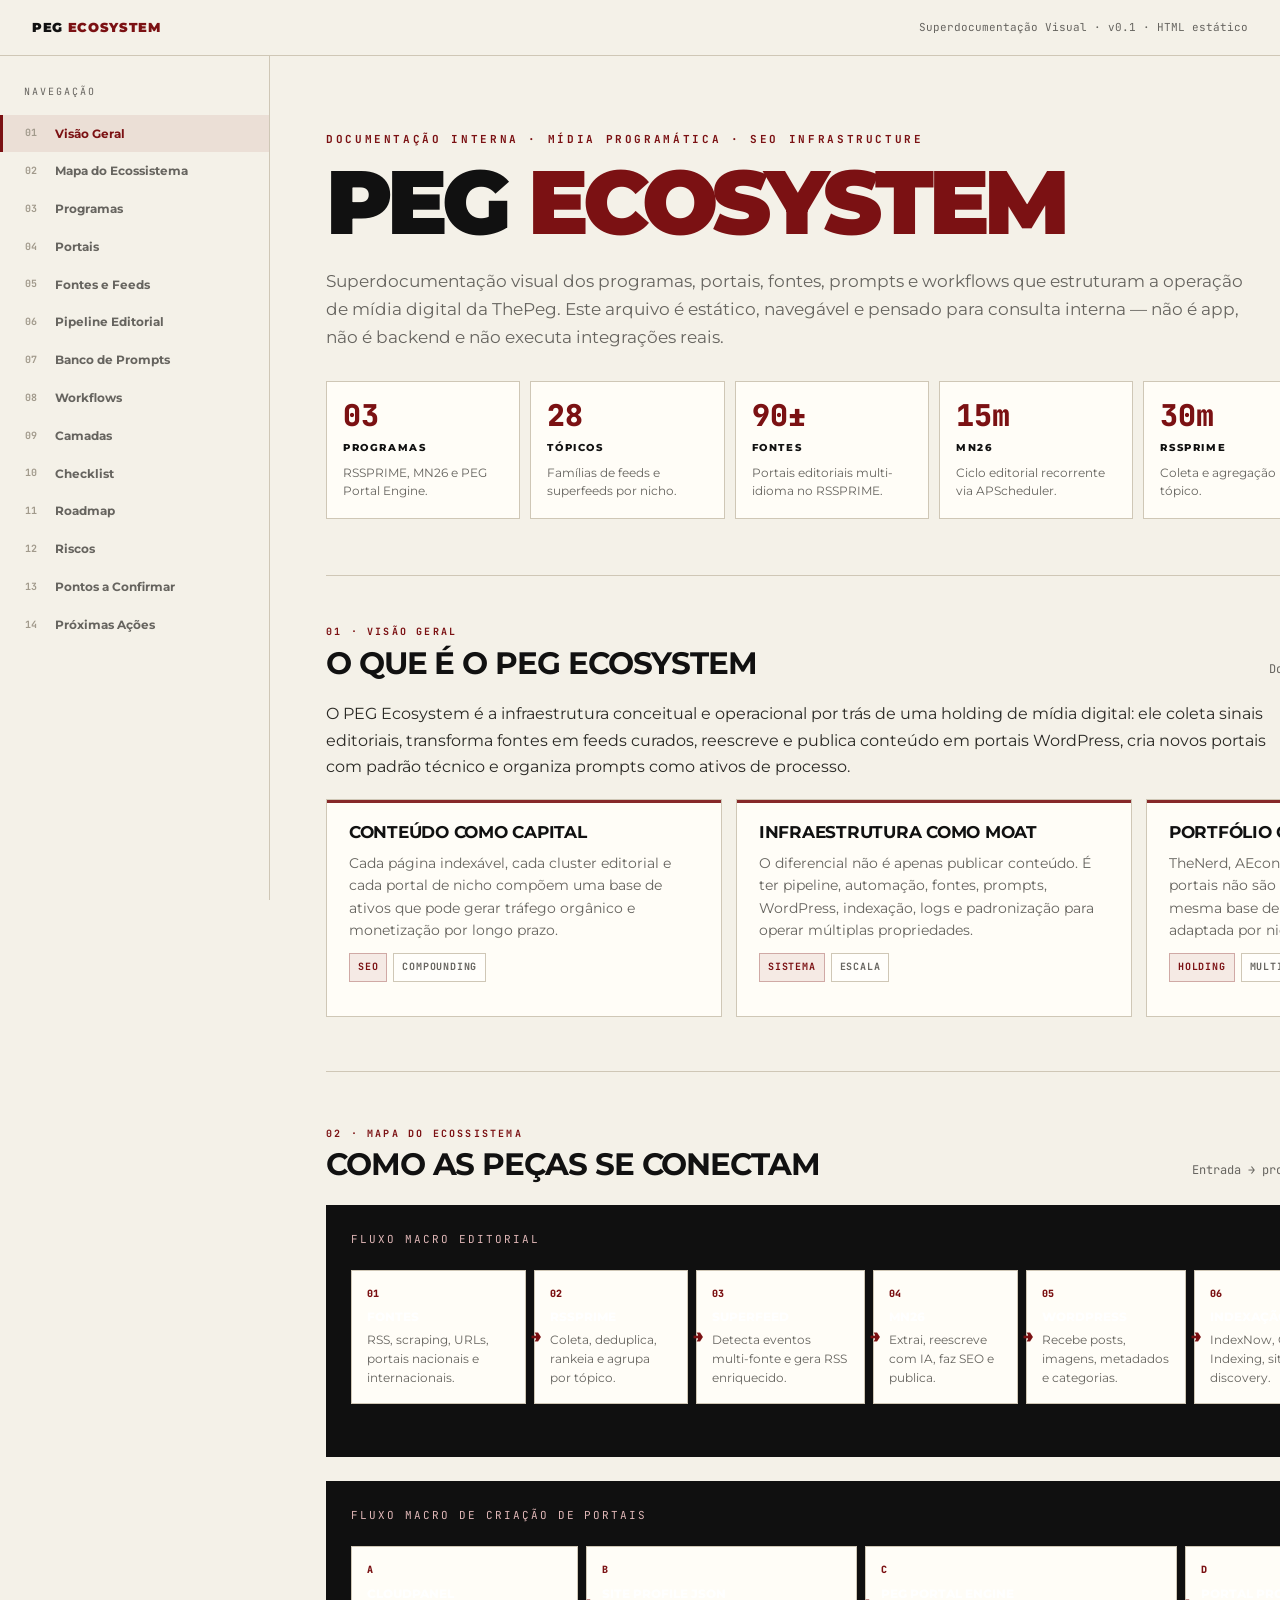
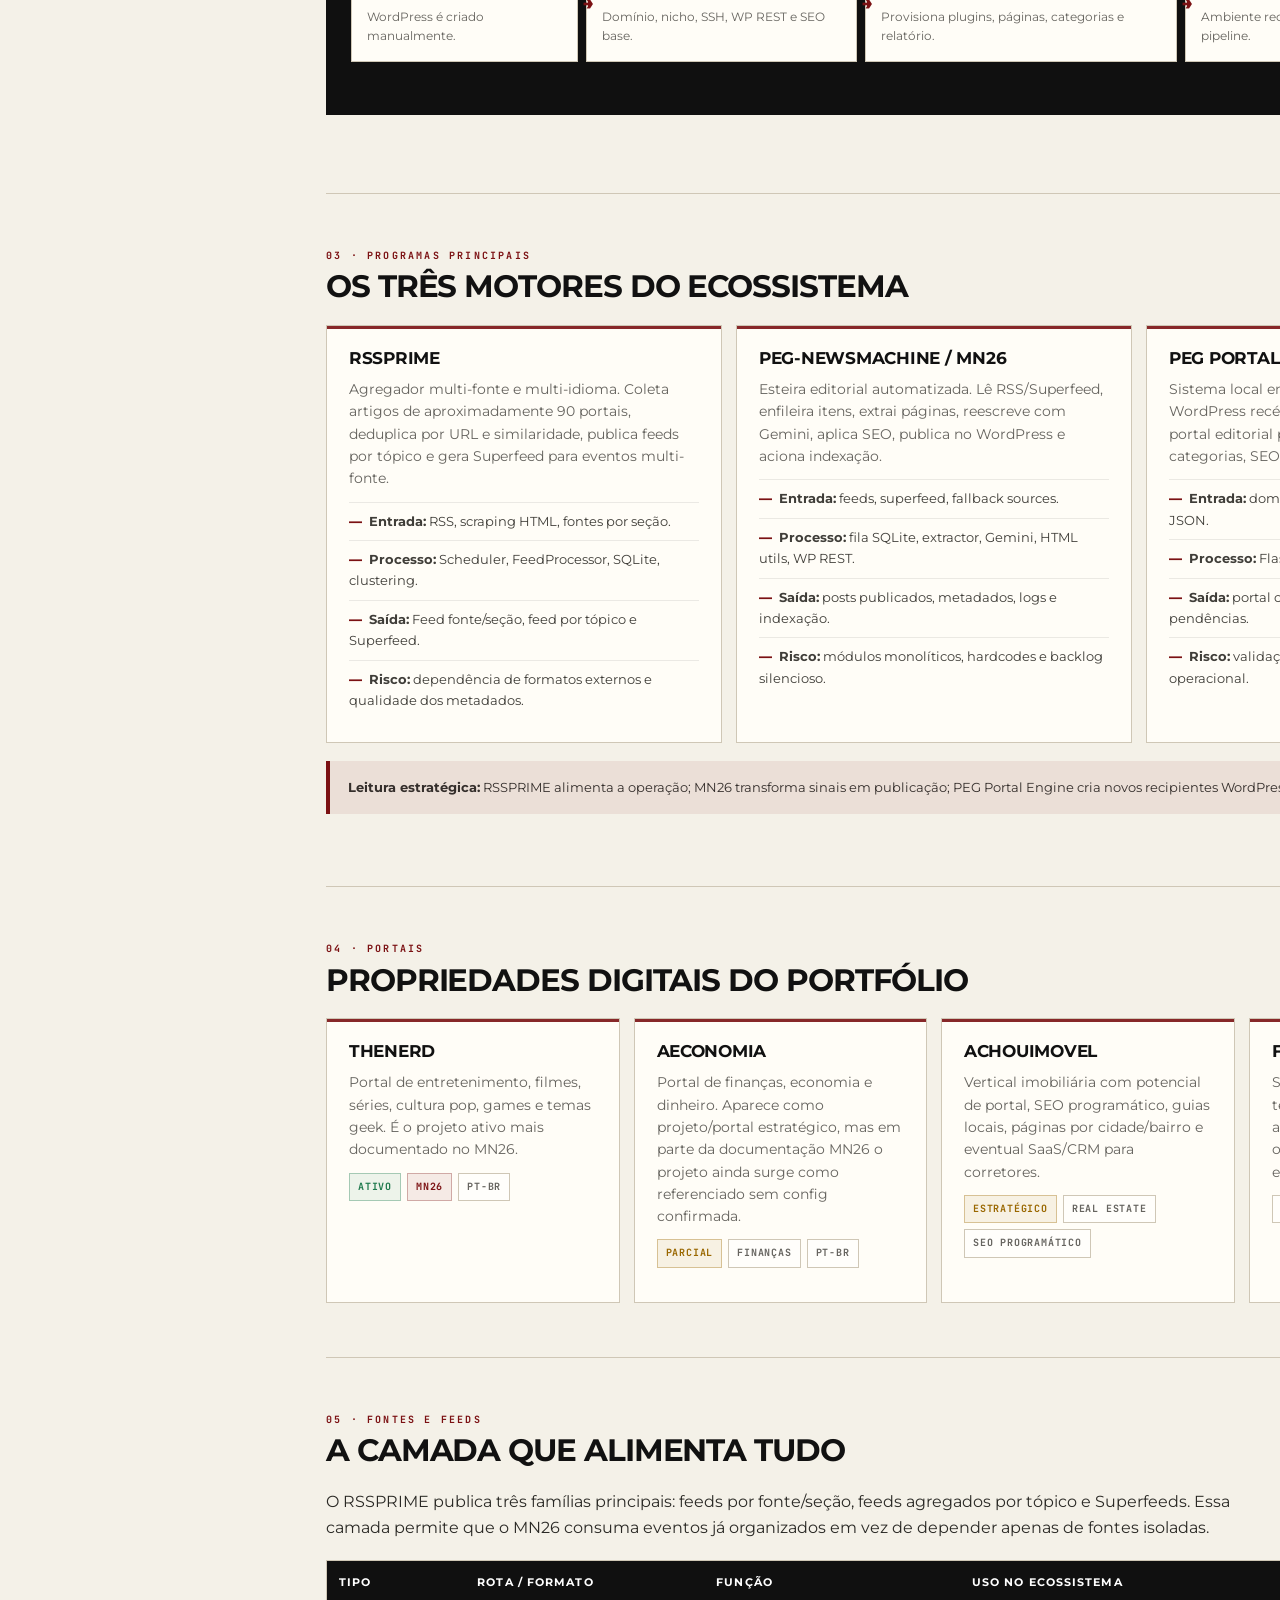
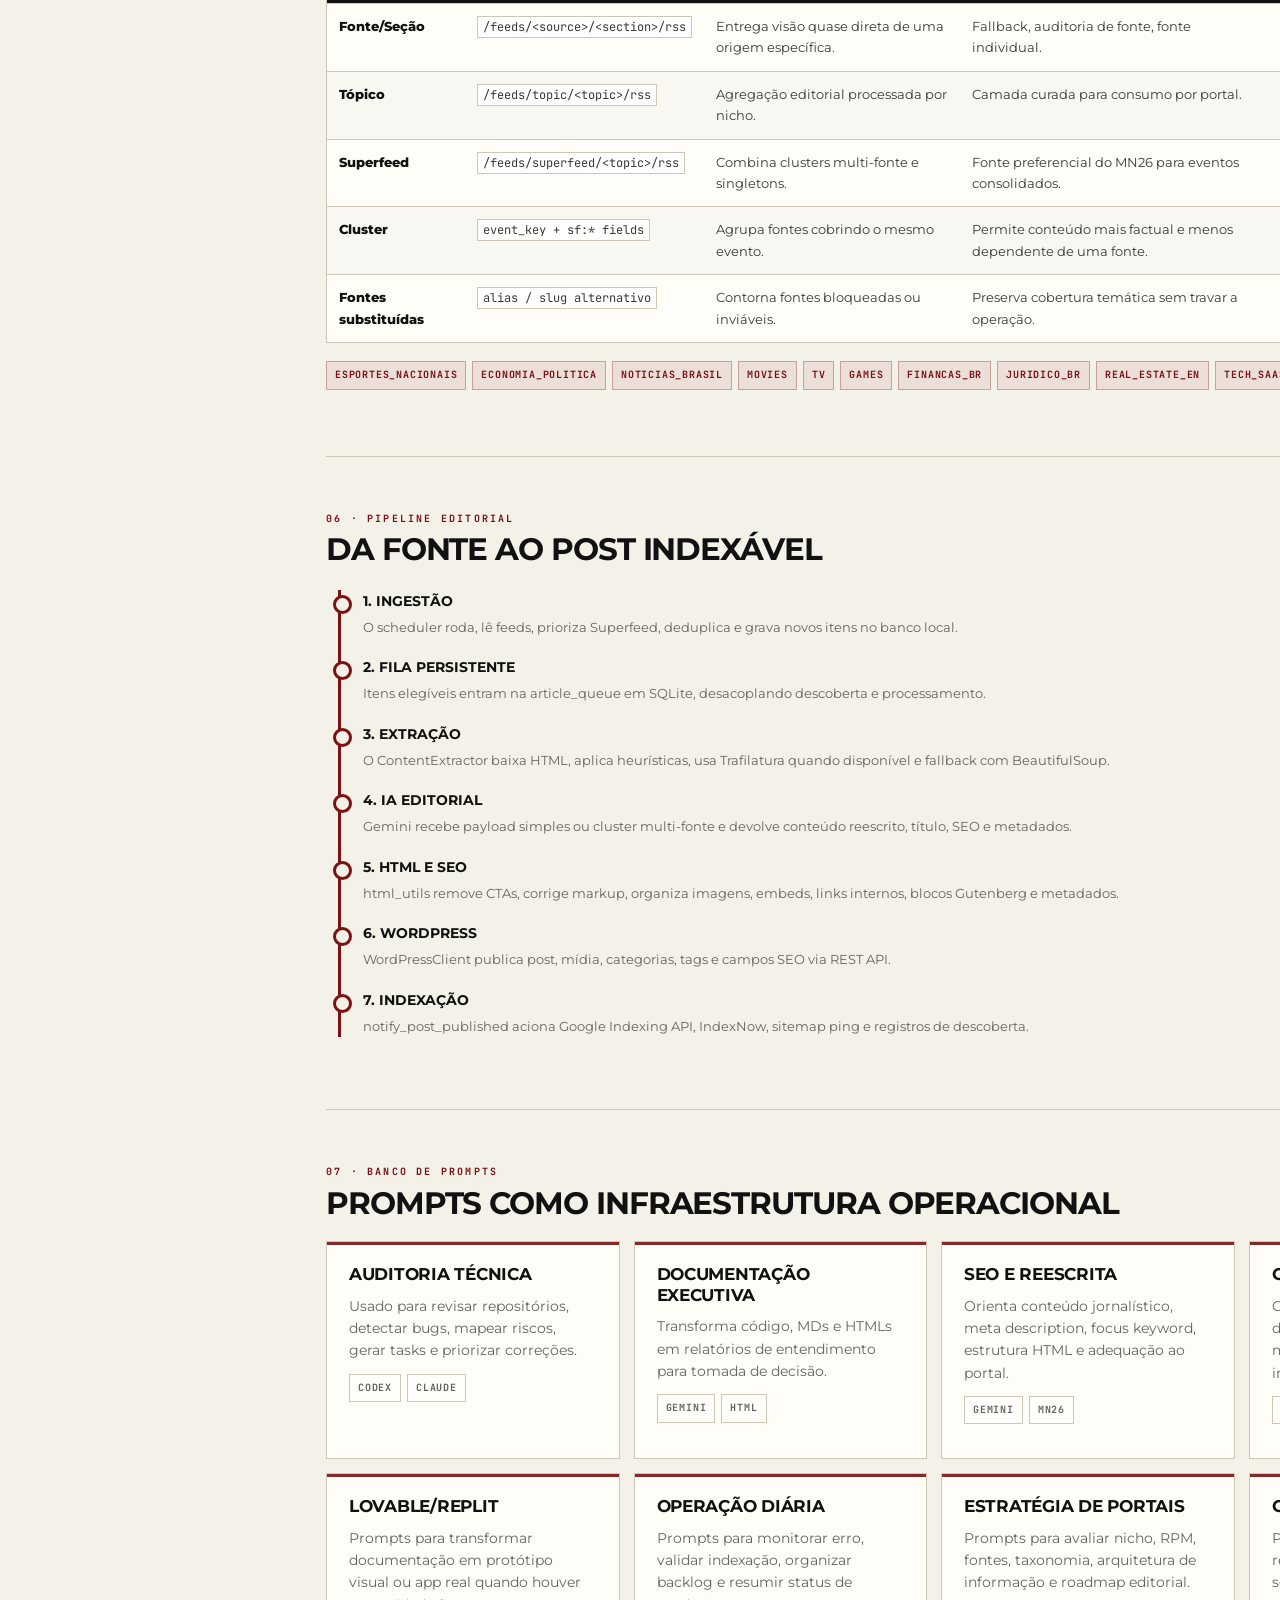
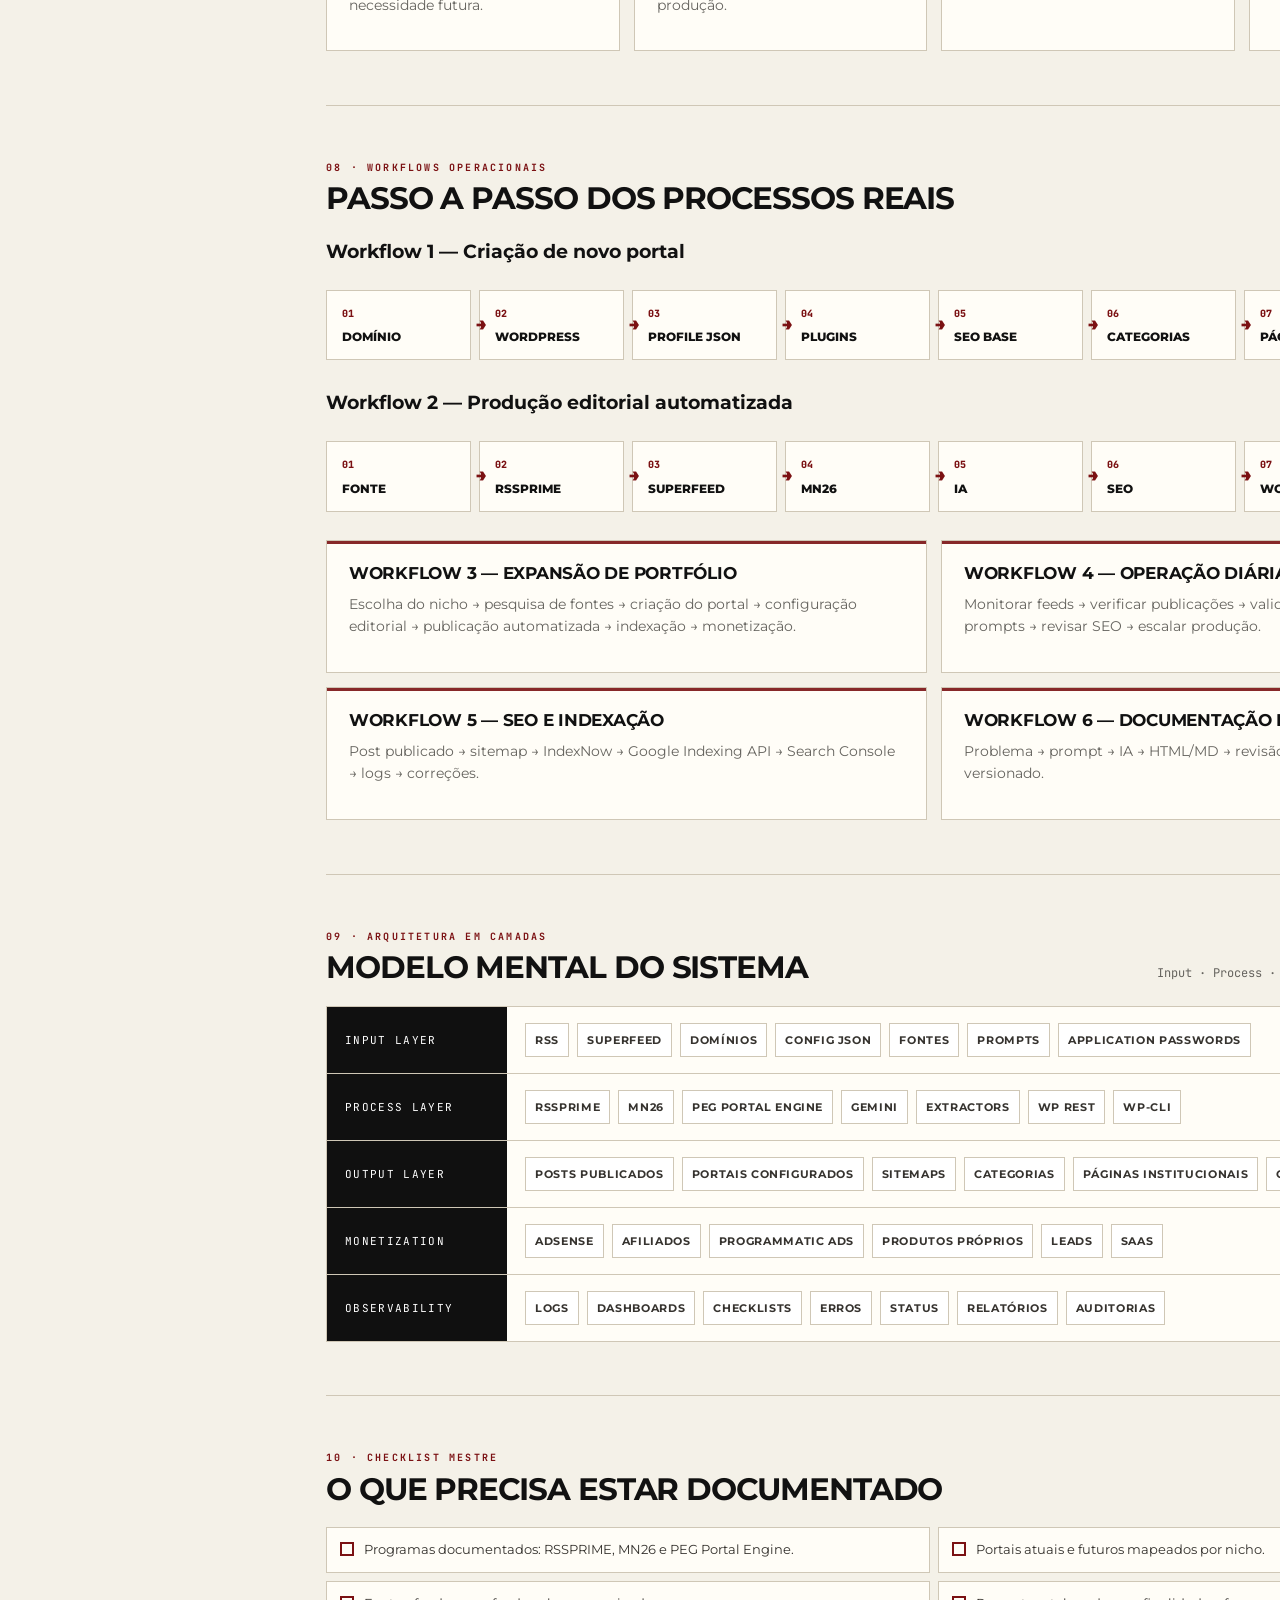
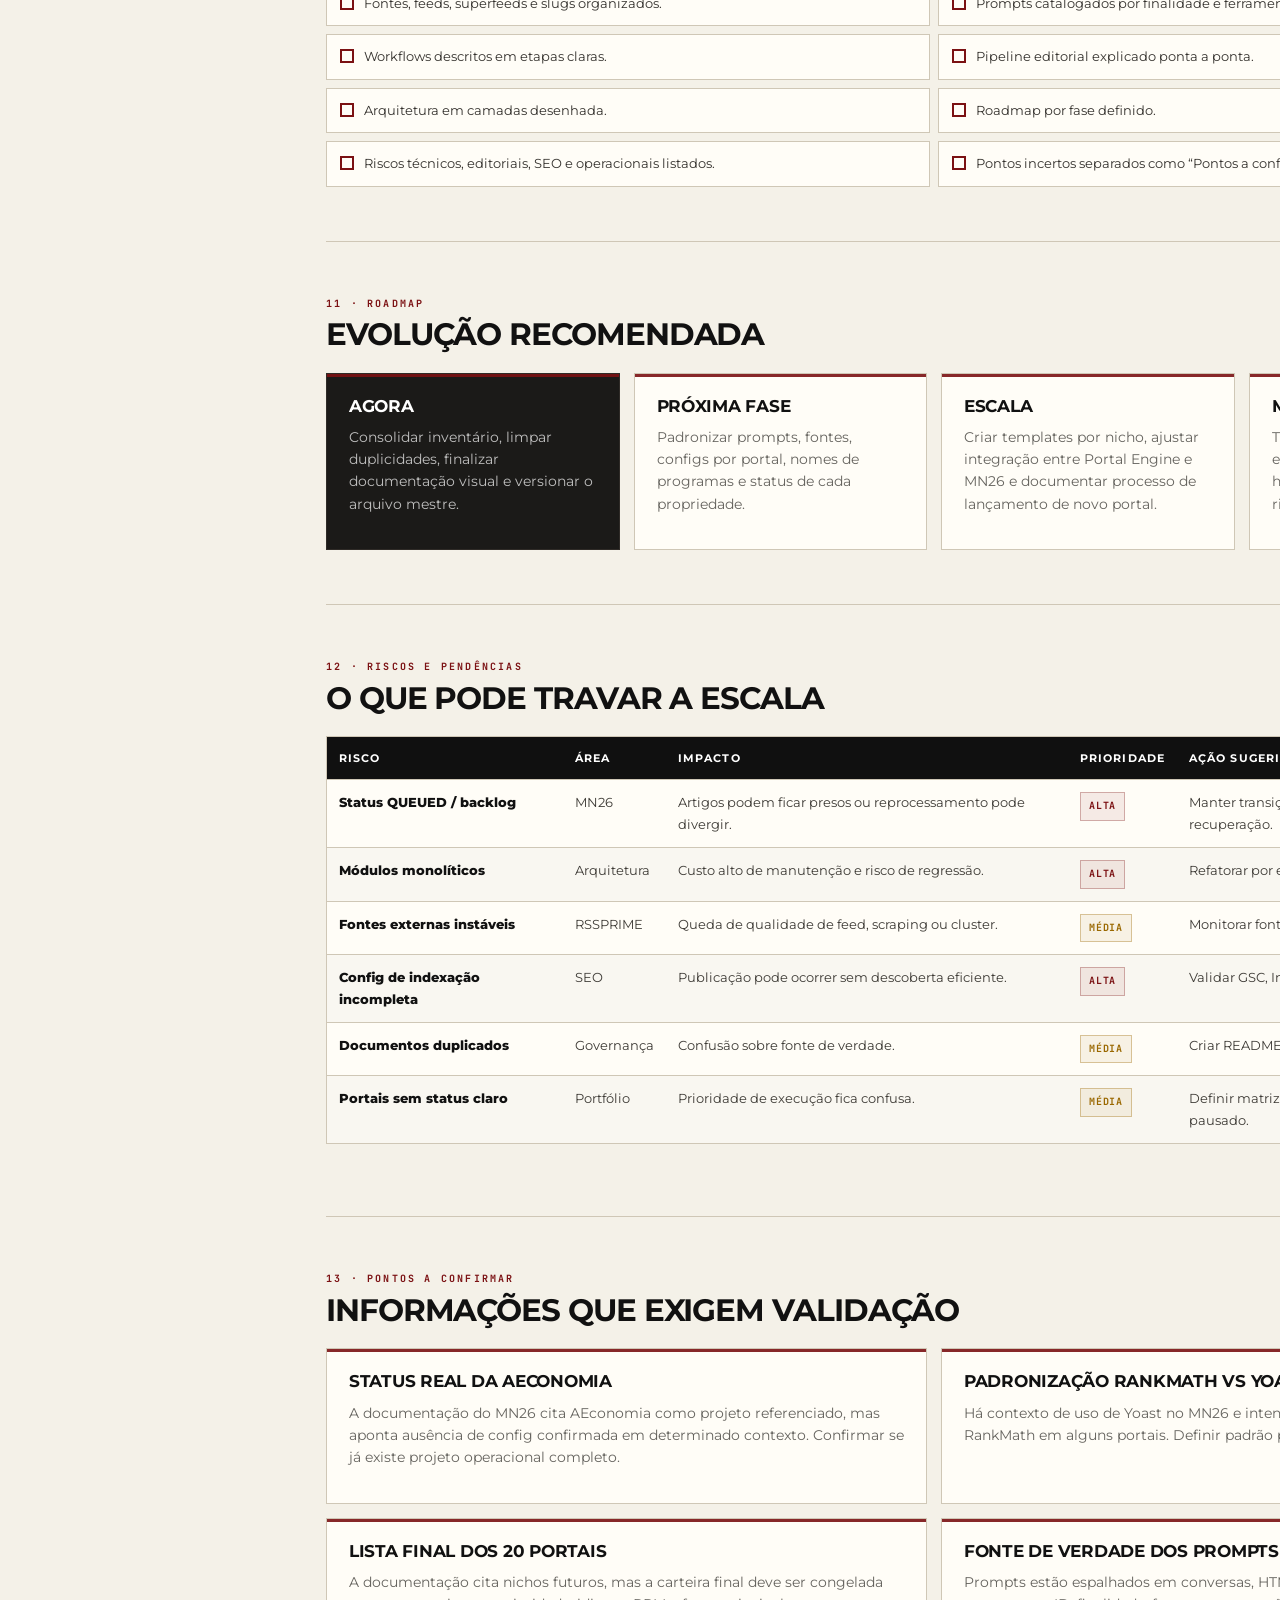
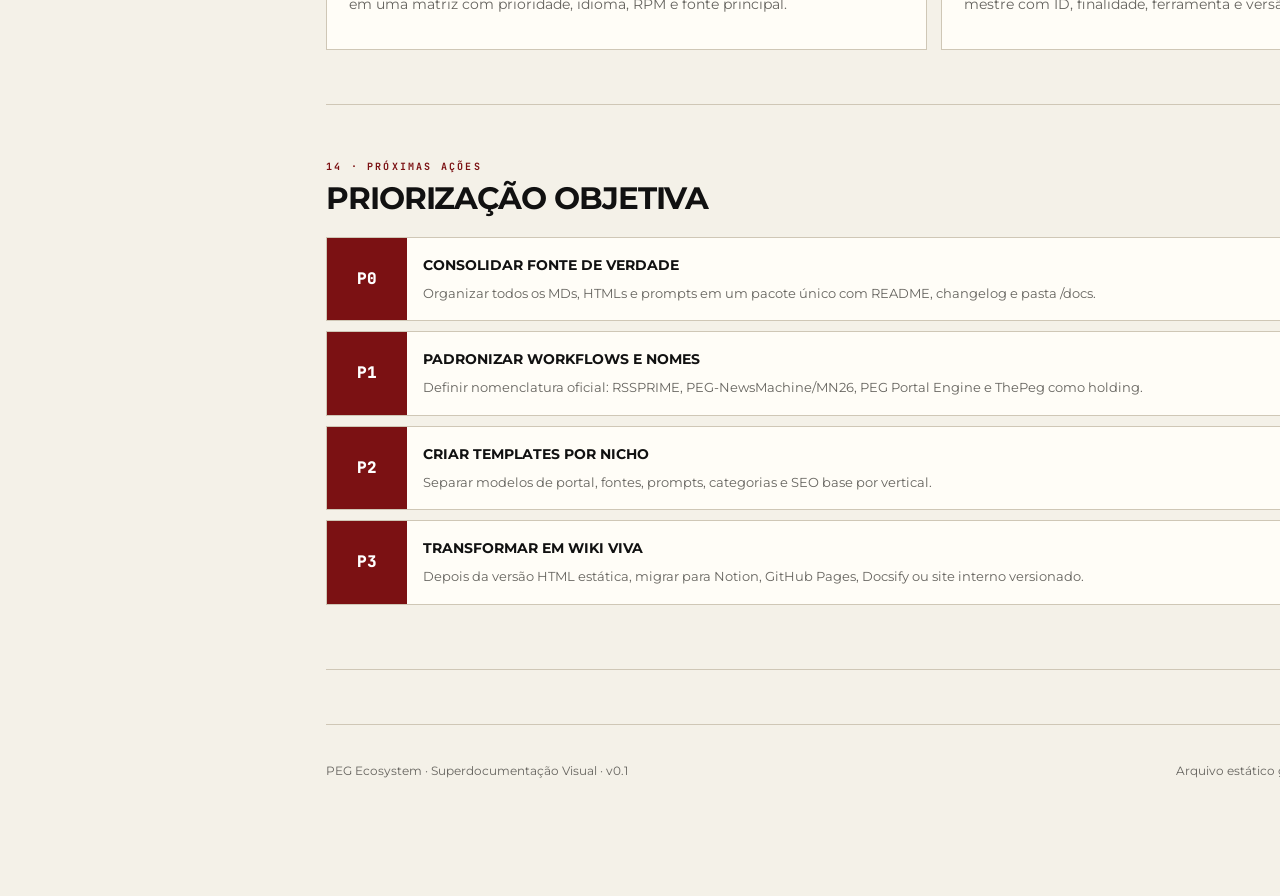
<file: peg_ecosystem_superdocumentacao_visual_v01.html>
<!DOCTYPE html>
<html lang="pt-BR">
<head>
<meta charset="UTF-8" />
<meta name="viewport" content="width=device-width, initial-scale=1.0" />
<title>PEG Ecosystem — Superdocumentação Visual</title>
<link rel="preconnect" href="https://fonts.googleapis.com">
<link href="https://fonts.googleapis.com/css2?family=Montserrat:wght@300;400;500;600;700;800;900&family=JetBrains+Mono:wght@400;500;600&display=swap" rel="stylesheet">
<style>
:root{
  --cream:#F4F1E8;
  --paper:#FFFDF7;
  --ink:#111111;
  --muted:#66645F;
  --soft:#DCD6C7;
  --line:#CFC7B6;
  --red:#7B1113;
  --red2:#4F0A0B;
  --redBg:rgba(123,17,19,.08);
  --black:#101010;
  --dark:#1B1A18;
  --ok:#1f7a4d;
  --warn:#9a6800;
  --danger:#a32626;
  --mono:'JetBrains Mono', monospace;
  --font:'Montserrat', sans-serif;
}
*{box-sizing:border-box;margin:0;padding:0}
html{scroll-behavior:smooth}
body{font-family:var(--font);background:var(--cream);color:var(--ink);line-height:1.65}
a{color:inherit}
#progress{position:fixed;top:0;left:0;height:3px;background:var(--red);width:0;z-index:1000}
.topbar{height:56px;position:fixed;top:0;left:0;right:0;z-index:900;background:rgba(244,241,232,.94);backdrop-filter:blur(12px);border-bottom:1px solid var(--line);display:flex;align-items:center;justify-content:space-between;padding:0 32px}
.brand{font-weight:900;letter-spacing:.05em;text-transform:uppercase;font-size:13px}
.brand span{color:var(--red)}
.doc-meta{font-family:var(--mono);font-size:11px;color:var(--muted)}
.shell{display:grid;grid-template-columns:270px 1fr;max-width:1480px;margin:0 auto;padding-top:56px}
.sidebar{position:sticky;top:56px;height:calc(100vh - 56px);border-right:1px solid var(--line);padding:28px 0;overflow-y:auto;background:rgba(244,241,232,.55)}
.sb-title{font-family:var(--mono);font-size:10px;letter-spacing:.2em;text-transform:uppercase;color:var(--muted);padding:0 24px;margin-bottom:14px}
.nav{list-style:none}
.nav a{display:flex;align-items:center;gap:10px;padding:9px 24px 9px 22px;text-decoration:none;font-size:12px;font-weight:700;color:var(--muted);border-left:3px solid transparent;transition:.15s}
.nav a:hover{background:rgba(0,0,0,.035);color:var(--ink)}
.nav a.active{color:var(--red);background:var(--redBg);border-left-color:var(--red)}
.nav .n{font-family:var(--mono);font-size:10px;color:#a19a8c;min-width:20px}
main{padding:0 56px 96px}
.hero{padding:74px 0 56px;border-bottom:1px solid var(--line);margin-bottom:48px}
.eyebrow{font-family:var(--mono);font-size:11px;letter-spacing:.24em;text-transform:uppercase;color:var(--red);font-weight:700;margin-bottom:14px}
.hero h1{font-size:clamp(48px,7vw,96px);line-height:.9;letter-spacing:-.06em;text-transform:uppercase;font-weight:900;max-width:980px}
.hero h1 span{color:var(--red)}
.hero p{font-size:17px;color:var(--muted);max-width:920px;margin-top:24px}
.summary-grid{display:grid;grid-template-columns:repeat(6,1fr);gap:10px;margin-top:30px}
.kpi{background:var(--paper);border:1px solid var(--line);padding:18px 16px;min-height:118px}
.kpi-num{font-size:30px;font-weight:900;line-height:1;color:var(--red);font-family:var(--mono)}
.kpi-label{font-size:10px;letter-spacing:.16em;text-transform:uppercase;font-weight:800;margin-top:10px}
.kpi-desc{font-size:12px;color:var(--muted);margin-top:8px;line-height:1.5}
.section{padding:0 0 54px;margin-bottom:54px;border-bottom:1px solid var(--line)}
.section:last-child{border-bottom:0;margin-bottom:0}
.section-head{display:grid;grid-template-columns:1fr auto;gap:24px;align-items:end;margin-bottom:22px}
.s-label{font-family:var(--mono);font-size:10px;letter-spacing:.22em;text-transform:uppercase;color:var(--red);font-weight:700}
h2{font-size:31px;line-height:1.05;letter-spacing:-.035em;text-transform:uppercase;margin-top:6px}
.s-note{font-size:12px;color:var(--muted);font-family:var(--mono);text-align:right}
.lead{font-size:16px;color:#2a2925;max-width:960px;margin-bottom:18px}
.grid-3{display:grid;grid-template-columns:repeat(3,1fr);gap:14px}
.grid-2{display:grid;grid-template-columns:repeat(2,1fr);gap:14px}
.grid-4{display:grid;grid-template-columns:repeat(4,1fr);gap:14px}
.card{background:var(--paper);border:1px solid var(--line);padding:22px;position:relative;overflow:hidden}
.card::before{content:"";position:absolute;top:0;left:0;right:0;height:3px;background:var(--red);opacity:.9}
.card.dark{background:var(--dark);color:#fff;border-color:#2f2b27}
.card.dark p,.card.dark li{color:rgba(255,255,255,.72)}
.card h3{font-size:17px;line-height:1.2;text-transform:uppercase;letter-spacing:-.015em;margin-bottom:10px}
.card p{font-size:13.5px;color:var(--muted);margin-bottom:12px}
.card ul{list-style:none}
.card li{font-size:13px;color:#3f3d38;border-top:1px solid rgba(0,0,0,.08);padding:8px 0}
.card li::before{content:"—";color:var(--red);font-weight:900;margin-right:7px}
.badges{display:flex;flex-wrap:wrap;gap:6px;margin:12px 0}
.badge{display:inline-flex;align-items:center;gap:5px;border:1px solid var(--line);background:rgba(255,255,255,.55);font-family:var(--mono);font-size:10px;text-transform:uppercase;letter-spacing:.08em;font-weight:700;padding:5px 8px;color:var(--muted)}
.badge.red{border-color:rgba(123,17,19,.3);background:var(--redBg);color:var(--red)}
.badge.ok{border-color:rgba(31,122,77,.35);background:rgba(31,122,77,.08);color:var(--ok)}
.badge.warn{border-color:rgba(154,104,0,.35);background:rgba(154,104,0,.08);color:var(--warn)}
.flow{display:flex;gap:8px;align-items:stretch;margin:22px 0;overflow-x:auto;padding-bottom:6px}
.step{min-width:145px;background:var(--paper);border:1px solid var(--line);padding:15px;position:relative}
.step:not(:last-child)::after{content:"→";position:absolute;right:-17px;top:50%;transform:translateY(-50%);color:var(--red);font-weight:900;font-size:18px;z-index:2}
.step-num{font-family:var(--mono);font-size:10px;color:var(--red);font-weight:800;margin-bottom:7px}
.step-title{font-size:12px;text-transform:uppercase;font-weight:800;line-height:1.25}
.step-desc{font-size:11.5px;color:var(--muted);margin-top:7px}
.diagram{background:var(--black);color:#fff;border:1px solid var(--black);padding:24px;margin:24px 0}
.diagram-title{font-family:var(--mono);font-size:11px;letter-spacing:.18em;text-transform:uppercase;color:#e0b7b7;margin-bottom:18px}
.diagram-grid{display:grid;grid-template-columns:repeat(5,1fr);gap:10px}
.dbox{background:rgba(255,255,255,.07);border:1px solid rgba(255,255,255,.14);padding:15px;min-height:118px}
.dbox h4{font-size:12px;text-transform:uppercase;color:#fff;margin-bottom:8px}
.dbox p{font-size:12px;color:rgba(255,255,255,.65);line-height:1.5}
.layer{display:grid;grid-template-columns:180px 1fr;gap:0;border:1px solid var(--line);margin-bottom:-1px;background:var(--paper)}
.layer-name{background:var(--black);color:#fff;padding:18px;font-family:var(--mono);font-size:11px;text-transform:uppercase;letter-spacing:.12em;display:flex;align-items:center}
.layer-body{padding:16px 18px;display:flex;gap:8px;flex-wrap:wrap}
.pill{font-size:11px;font-weight:700;text-transform:uppercase;letter-spacing:.06em;border:1px solid var(--line);padding:7px 9px;background:#fff;color:#36332f}
.table-wrap{overflow-x:auto;border:1px solid var(--line);background:var(--paper);margin:18px 0}
table{border-collapse:collapse;width:100%}
th{background:var(--black);color:#fff;text-align:left;padding:12px;font-size:11px;text-transform:uppercase;letter-spacing:.1em}
td{padding:12px;border-top:1px solid var(--line);font-size:13px;color:#3d3a35;vertical-align:top}
td:first-child{font-weight:800;color:var(--ink)}
tr:nth-child(even) td{background:rgba(0,0,0,.025)}
.timeline{border-left:3px solid var(--red);margin:24px 0 0 12px}
.titem{position:relative;margin:0 0 18px 0;padding-left:22px}
.titem::before{content:"";position:absolute;left:-8px;top:5px;width:13px;height:13px;border-radius:50%;background:var(--cream);border:3px solid var(--red)}
.titem h4{font-size:14px;text-transform:uppercase;margin-bottom:4px}
.titem p{font-size:13px;color:var(--muted)}
.checklist{display:grid;grid-template-columns:repeat(2,1fr);gap:8px}
.check{background:var(--paper);border:1px solid var(--line);padding:11px 13px;font-size:13px;color:#34312d;display:flex;align-items:flex-start;gap:10px}
.box{width:14px;height:14px;border:2px solid var(--red);margin-top:3px;flex:0 0 14px}
.priority{display:grid;grid-template-columns:80px 1fr;gap:0;border:1px solid var(--line);margin-bottom:10px;background:var(--paper)}
.pcode{background:var(--red);color:#fff;display:flex;align-items:center;justify-content:center;font-family:var(--mono);font-weight:900}
.pbody{padding:16px}
.pbody h4{text-transform:uppercase;font-size:14px;margin-bottom:6px}
.pbody p{font-size:13px;color:var(--muted)}
.note{border-left:4px solid var(--red);background:var(--redBg);padding:16px 18px;margin:18px 0;font-size:13px;color:#342e2b}
.footer{padding:36px 0 20px;border-top:1px solid var(--line);color:var(--muted);font-size:12px;display:flex;justify-content:space-between;gap:20px}
.small{font-size:12px;color:var(--muted)}
.code{font-family:var(--mono);font-size:12px;background:#fff;border:1px solid var(--line);padding:2px 5px}
@media(max-width:1180px){
  .summary-grid{grid-template-columns:repeat(3,1fr)}
  .grid-4,.diagram-grid{grid-template-columns:repeat(2,1fr)}
}
@media(max-width:900px){
  .shell{display:block}
  .sidebar{display:none}
  main{padding:0 22px 70px}
  .topbar{padding:0 18px}
  .doc-meta{display:none}
  .summary-grid,.grid-3,.grid-2,.grid-4,.checklist{grid-template-columns:1fr}
  .section-head{display:block}
  .s-note{text-align:left;margin-top:8px}
  .diagram-grid{grid-template-columns:1fr}
  .layer{grid-template-columns:1fr}
}
</style>
</head>
<body>
<div id="progress"></div>
<header class="topbar">
  <div class="brand">PEG <span>ECOSYSTEM</span></div>
  <div class="doc-meta">Superdocumentação Visual · v0.1 · HTML estático</div>
</header>

<div class="shell">
  <aside class="sidebar">
    <div class="sb-title">Navegação</div>
    <ul class="nav" id="nav">
      <li><a href="#visao"><span class="n">01</span>Visão Geral</a></li>
      <li><a href="#mapa"><span class="n">02</span>Mapa do Ecossistema</a></li>
      <li><a href="#programas"><span class="n">03</span>Programas</a></li>
      <li><a href="#portais"><span class="n">04</span>Portais</a></li>
      <li><a href="#fontes"><span class="n">05</span>Fontes e Feeds</a></li>
      <li><a href="#pipeline"><span class="n">06</span>Pipeline Editorial</a></li>
      <li><a href="#prompts"><span class="n">07</span>Banco de Prompts</a></li>
      <li><a href="#workflows"><span class="n">08</span>Workflows</a></li>
      <li><a href="#camadas"><span class="n">09</span>Camadas</a></li>
      <li><a href="#checklist"><span class="n">10</span>Checklist</a></li>
      <li><a href="#roadmap"><span class="n">11</span>Roadmap</a></li>
      <li><a href="#riscos"><span class="n">12</span>Riscos</a></li>
      <li><a href="#confirmar"><span class="n">13</span>Pontos a Confirmar</a></li>
      <li><a href="#acoes"><span class="n">14</span>Próximas Ações</a></li>
    </ul>
  </aside>

  <main>
    <section class="hero" id="topo">
      <div class="eyebrow">Documentação interna · Mídia Programática · SEO Infrastructure</div>
      <h1>PEG <span>ECOSYSTEM</span></h1>
      <p>Superdocumentação visual dos programas, portais, fontes, prompts e workflows que estruturam a operação de mídia digital da ThePeg. Este arquivo é estático, navegável e pensado para consulta interna — não é app, não é backend e não executa integrações reais.</p>
      <div class="summary-grid">
        <div class="kpi"><div class="kpi-num">03</div><div class="kpi-label">Programas</div><div class="kpi-desc">RSSPRIME, MN26 e PEG Portal Engine.</div></div>
        <div class="kpi"><div class="kpi-num">28</div><div class="kpi-label">Tópicos</div><div class="kpi-desc">Famílias de feeds e superfeeds por nicho.</div></div>
        <div class="kpi"><div class="kpi-num">90±</div><div class="kpi-label">Fontes</div><div class="kpi-desc">Portais editoriais multi-idioma no RSSPRIME.</div></div>
        <div class="kpi"><div class="kpi-num">15m</div><div class="kpi-label">MN26</div><div class="kpi-desc">Ciclo editorial recorrente via APScheduler.</div></div>
        <div class="kpi"><div class="kpi-num">30m</div><div class="kpi-label">RSSPRIME</div><div class="kpi-desc">Coleta e agregação por tópico.</div></div>
        <div class="kpi"><div class="kpi-num">1</div><div class="kpi-label">Holding</div><div class="kpi-desc">ThePeg como camada estratégica do portfólio.</div></div>
      </div>
    </section>

    <section class="section" id="visao">
      <div class="section-head">
        <div><div class="s-label">01 · Visão Geral</div><h2>O que é o PEG Ecosystem</h2></div>
        <div class="s-note">Documento de entendimento, não operação</div>
      </div>
      <p class="lead">O PEG Ecosystem é a infraestrutura conceitual e operacional por trás de uma holding de mídia digital: ele coleta sinais editoriais, transforma fontes em feeds curados, reescreve e publica conteúdo em portais WordPress, cria novos portais com padrão técnico e organiza prompts como ativos de processo.</p>
      <div class="grid-3">
        <div class="card">
          <h3>Conteúdo como capital</h3>
          <p>Cada página indexável, cada cluster editorial e cada portal de nicho compõem uma base de ativos que pode gerar tráfego orgânico e monetização por longo prazo.</p>
          <div class="badges"><span class="badge red">SEO</span><span class="badge">Compounding</span></div>
        </div>
        <div class="card">
          <h3>Infraestrutura como moat</h3>
          <p>O diferencial não é apenas publicar conteúdo. É ter pipeline, automação, fontes, prompts, WordPress, indexação, logs e padronização para operar múltiplas propriedades.</p>
          <div class="badges"><span class="badge red">Sistema</span><span class="badge">Escala</span></div>
        </div>
        <div class="card">
          <h3>Portfólio como estratégia</h3>
          <p>TheNerd, AEconomia, AchouImovel e futuros portais não são projetos isolados. Eles usam a mesma base de produção, SEO e automação, adaptada por nicho.</p>
          <div class="badges"><span class="badge red">Holding</span><span class="badge">Multiportal</span></div>
        </div>
      </div>
    </section>

    <section class="section" id="mapa">
      <div class="section-head">
        <div><div class="s-label">02 · Mapa do Ecossistema</div><h2>Como as peças se conectam</h2></div>
        <div class="s-note">Entrada → processamento → publicação → monetização</div>
      </div>
      <div class="diagram">
        <div class="diagram-title">Fluxo macro editorial</div>
        <div class="flow">
          <div class="step"><div class="step-num">01</div><div class="step-title">Fontes</div><div class="step-desc">RSS, scraping, URLs, portais nacionais e internacionais.</div></div>
          <div class="step"><div class="step-num">02</div><div class="step-title">RSSPRIME</div><div class="step-desc">Coleta, deduplica, rankeia e agrupa por tópico.</div></div>
          <div class="step"><div class="step-num">03</div><div class="step-title">Superfeed</div><div class="step-desc">Detecta eventos multi-fonte e gera RSS enriquecido.</div></div>
          <div class="step"><div class="step-num">04</div><div class="step-title">MN26</div><div class="step-desc">Extrai, reescreve com IA, faz SEO e publica.</div></div>
          <div class="step"><div class="step-num">05</div><div class="step-title">WordPress</div><div class="step-desc">Recebe posts, imagens, metadados e categorias.</div></div>
          <div class="step"><div class="step-num">06</div><div class="step-title">Indexação</div><div class="step-desc">IndexNow, Google Indexing, sitemaps e discovery.</div></div>
          <div class="step"><div class="step-num">07</div><div class="step-title">Monetização</div><div class="step-desc">AdSense, afiliados, ads programáticos e leads.</div></div>
        </div>
      </div>
      <div class="diagram">
        <div class="diagram-title">Fluxo macro de criação de portais</div>
        <div class="flow">
          <div class="step"><div class="step-num">A</div><div class="step-title">CloudPanel</div><div class="step-desc">WordPress é criado manualmente.</div></div>
          <div class="step"><div class="step-num">B</div><div class="step-title">Site Profile JSON</div><div class="step-desc">Domínio, nicho, SSH, WP REST e SEO base.</div></div>
          <div class="step"><div class="step-num">C</div><div class="step-title">PEG Portal Engine</div><div class="step-desc">Provisiona plugins, páginas, categorias e relatório.</div></div>
          <div class="step"><div class="step-num">D</div><div class="step-title">Portal pronto</div><div class="step-desc">Ambiente recebe conteúdo e integrações do pipeline.</div></div>
        </div>
      </div>
    </section>

    <section class="section" id="programas">
      <div class="section-head">
        <div><div class="s-label">03 · Programas Principais</div><h2>Os três motores do ecossistema</h2></div>
        <div class="s-note">Fonte · Esteira · Provisionamento</div>
      </div>
      <div class="grid-3">
        <div class="card">
          <h3>RSSPRIME</h3>
          <p>Agregador multi-fonte e multi-idioma. Coleta artigos de aproximadamente 90 portais, deduplica por URL e similaridade, publica feeds por tópico e gera Superfeed para eventos multi-fonte.</p>
          <ul>
            <li><strong>Entrada:</strong> RSS, scraping HTML, fontes por seção.</li>
            <li><strong>Processo:</strong> Scheduler, FeedProcessor, SQLite, clustering.</li>
            <li><strong>Saída:</strong> Feed fonte/seção, feed por tópico e Superfeed.</li>
            <li><strong>Risco:</strong> dependência de formatos externos e qualidade dos metadados.</li>
          </ul>
        </div>
        <div class="card">
          <h3>PEG-NewsMachine / MN26</h3>
          <p>Esteira editorial automatizada. Lê RSS/Superfeed, enfileira itens, extrai páginas, reescreve com Gemini, aplica SEO, publica no WordPress e aciona indexação.</p>
          <ul>
            <li><strong>Entrada:</strong> feeds, superfeed, fallback sources.</li>
            <li><strong>Processo:</strong> fila SQLite, extractor, Gemini, HTML utils, WP REST.</li>
            <li><strong>Saída:</strong> posts publicados, metadados, logs e indexação.</li>
            <li><strong>Risco:</strong> módulos monolíticos, hardcodes e backlog silencioso.</li>
          </ul>
        </div>
        <div class="card">
          <h3>PEG Portal Engine</h3>
          <p>Sistema local em Python para transformar um WordPress recém-criado no CloudPanel em portal editorial pronto para uso: plugins, páginas, categorias, SEO técnico e relatório.</p>
          <ul>
            <li><strong>Entrada:</strong> domínio, nicho, SSH, WP REST, profile JSON.</li>
            <li><strong>Processo:</strong> Flask local, Paramiko, WP-CLI, REST API.</li>
            <li><strong>Saída:</strong> portal configurado e checklist de pendências.</li>
            <li><strong>Risco:</strong> validação de acessos e segurança operacional.</li>
          </ul>
        </div>
      </div>
      <div class="note"><strong>Leitura estratégica:</strong> RSSPRIME alimenta a operação; MN26 transforma sinais em publicação; PEG Portal Engine cria novos recipientes WordPress para escalar o portfólio.</div>
    </section>

    <section class="section" id="portais">
      <div class="section-head">
        <div><div class="s-label">04 · Portais</div><h2>Propriedades digitais do portfólio</h2></div>
        <div class="s-note">Atuais, referenciados e futuros</div>
      </div>
      <div class="grid-4">
        <div class="card">
          <h3>TheNerd</h3>
          <p>Portal de entretenimento, filmes, séries, cultura pop, games e temas geek. É o projeto ativo mais documentado no MN26.</p>
          <div class="badges"><span class="badge ok">Ativo</span><span class="badge red">MN26</span><span class="badge">PT-BR</span></div>
        </div>
        <div class="card">
          <h3>AEconomia</h3>
          <p>Portal de finanças, economia e dinheiro. Aparece como projeto/portal estratégico, mas em parte da documentação MN26 o projeto ainda surge como referenciado sem config confirmada.</p>
          <div class="badges"><span class="badge warn">Parcial</span><span class="badge">Finanças</span><span class="badge">PT-BR</span></div>
        </div>
        <div class="card">
          <h3>AchouImovel</h3>
          <p>Vertical imobiliária com potencial de portal, SEO programático, guias locais, páginas por cidade/bairro e eventual SaaS/CRM para corretores.</p>
          <div class="badges"><span class="badge warn">Estratégico</span><span class="badge">Real Estate</span><span class="badge">SEO Programático</span></div>
        </div>
        <div class="card">
          <h3>Futuros portais</h3>
          <p>Saúde, jurídico, seguros, tecnologia, educação, negócios, automotivo, lifestyle, crypto e outros nichos previstos para expansão do portfólio.</p>
          <div class="badges"><span class="badge">Backlog</span><span class="badge">Multi-nicho</span></div>
        </div>
      </div>
    </section>

    <section class="section" id="fontes">
      <div class="section-head">
        <div><div class="s-label">05 · Fontes e Feeds</div><h2>A camada que alimenta tudo</h2></div>
        <div class="s-note">RSS · Atom · Superfeed · Cluster</div>
      </div>
      <p class="lead">O RSSPRIME publica três famílias principais: feeds por fonte/seção, feeds agregados por tópico e Superfeeds. Essa camada permite que o MN26 consuma eventos já organizados em vez de depender apenas de fontes isoladas.</p>
      <div class="table-wrap">
        <table>
          <thead><tr><th>Tipo</th><th>Rota / formato</th><th>Função</th><th>Uso no ecossistema</th><th>Risco</th></tr></thead>
          <tbody>
            <tr><td>Fonte/Seção</td><td><span class="code">/feeds/&lt;source&gt;/&lt;section&gt;/rss</span></td><td>Entrega visão quase direta de uma origem específica.</td><td>Fallback, auditoria de fonte, fonte individual.</td><td>Mudança de layout ou feed externo.</td></tr>
            <tr><td>Tópico</td><td><span class="code">/feeds/topic/&lt;topic&gt;/rss</span></td><td>Agregação editorial processada por nicho.</td><td>Camada curada para consumo por portal.</td><td>Qualidade depende da definição do tópico.</td></tr>
            <tr><td>Superfeed</td><td><span class="code">/feeds/superfeed/&lt;topic&gt;/rss</span></td><td>Combina clusters multi-fonte e singletons.</td><td>Fonte preferencial do MN26 para eventos consolidados.</td><td>Falsos positivos/negativos de cluster.</td></tr>
            <tr><td>Cluster</td><td><span class="code">event_key + sf:* fields</span></td><td>Agrupa fontes cobrindo o mesmo evento.</td><td>Permite conteúdo mais factual e menos dependente de uma fonte.</td><td>Entidade conflituosa ou similaridade fraca.</td></tr>
            <tr><td>Fontes substituídas</td><td><span class="code">alias / slug alternativo</span></td><td>Contorna fontes bloqueadas ou inviáveis.</td><td>Preserva cobertura temática sem travar a operação.</td><td>Confusão documental de nome real vs slug interno.</td></tr>
          </tbody>
        </table>
      </div>
      <div class="badges">
        <span class="badge red">esportes_nacionais</span><span class="badge red">economia_politica</span><span class="badge red">noticias_brasil</span><span class="badge red">movies</span><span class="badge red">tv</span><span class="badge red">games</span><span class="badge red">financas_br</span><span class="badge red">juridico_br</span><span class="badge red">real_estate_en</span><span class="badge red">tech_saas_en</span><span class="badge red">saude_br</span><span class="badge red">automotivo_br</span>
      </div>
    </section>

    <section class="section" id="pipeline">
      <div class="section-head">
        <div><div class="s-label">06 · Pipeline Editorial</div><h2>Da fonte ao post indexável</h2></div>
        <div class="s-note">MN26 como esteira central</div>
      </div>
      <div class="timeline">
        <div class="titem"><h4>1. Ingestão</h4><p>O scheduler roda, lê feeds, prioriza Superfeed, deduplica e grava novos itens no banco local.</p></div>
        <div class="titem"><h4>2. Fila persistente</h4><p>Itens elegíveis entram na article_queue em SQLite, desacoplando descoberta e processamento.</p></div>
        <div class="titem"><h4>3. Extração</h4><p>O ContentExtractor baixa HTML, aplica heurísticas, usa Trafilatura quando disponível e fallback com BeautifulSoup.</p></div>
        <div class="titem"><h4>4. IA editorial</h4><p>Gemini recebe payload simples ou cluster multi-fonte e devolve conteúdo reescrito, título, SEO e metadados.</p></div>
        <div class="titem"><h4>5. HTML e SEO</h4><p>html_utils remove CTAs, corrige markup, organiza imagens, embeds, links internos, blocos Gutenberg e metadados.</p></div>
        <div class="titem"><h4>6. WordPress</h4><p>WordPressClient publica post, mídia, categorias, tags e campos SEO via REST API.</p></div>
        <div class="titem"><h4>7. Indexação</h4><p>notify_post_published aciona Google Indexing API, IndexNow, sitemap ping e registros de descoberta.</p></div>
      </div>
    </section>

    <section class="section" id="prompts">
      <div class="section-head">
        <div><div class="s-label">07 · Banco de Prompts</div><h2>Prompts como infraestrutura operacional</h2></div>
        <div class="s-note">Padronizar antes de escalar</div>
      </div>
      <div class="grid-4">
        <div class="card"><h3>Auditoria técnica</h3><p>Usado para revisar repositórios, detectar bugs, mapear riscos, gerar tasks e priorizar correções.</p><div class="badges"><span class="badge">Codex</span><span class="badge">Claude</span></div></div>
        <div class="card"><h3>Documentação executiva</h3><p>Transforma código, MDs e HTMLs em relatórios de entendimento para tomada de decisão.</p><div class="badges"><span class="badge">Gemini</span><span class="badge">HTML</span></div></div>
        <div class="card"><h3>SEO e reescrita</h3><p>Orienta conteúdo jornalístico, meta description, focus keyword, estrutura HTML e adequação ao portal.</p><div class="badges"><span class="badge">Gemini</span><span class="badge">MN26</span></div></div>
        <div class="card"><h3>Geração visual</h3><p>Cria documentos HTML, dashboards estáticos, workflows e mapas visuais para entendimento interno.</p><div class="badges"><span class="badge">Claude</span><span class="badge">GPT</span></div></div>
        <div class="card"><h3>Lovable/Replit</h3><p>Prompts para transformar documentação em protótipo visual ou app real quando houver necessidade futura.</p></div>
        <div class="card"><h3>Operação diária</h3><p>Prompts para monitorar erro, validar indexação, organizar backlog e resumir status de produção.</p></div>
        <div class="card"><h3>Estratégia de portais</h3><p>Prompts para avaliar nicho, RPM, fontes, taxonomia, arquitetura de informação e roadmap editorial.</p></div>
        <div class="card"><h3>Correções controladas</h3><p>Prompts de patch mínimo, diff, relatório de alterações e validação sem quebrar produção.</p></div>
      </div>
    </section>

    <section class="section" id="workflows">
      <div class="section-head">
        <div><div class="s-label">08 · Workflows Operacionais</div><h2>Passo a passo dos processos reais</h2></div>
        <div class="s-note">Manual visual da operação</div>
      </div>
      <h3>Workflow 1 — Criação de novo portal</h3>
      <div class="flow">
        <div class="step"><div class="step-num">01</div><div class="step-title">Domínio</div></div>
        <div class="step"><div class="step-num">02</div><div class="step-title">WordPress</div></div>
        <div class="step"><div class="step-num">03</div><div class="step-title">Profile JSON</div></div>
        <div class="step"><div class="step-num">04</div><div class="step-title">Plugins</div></div>
        <div class="step"><div class="step-num">05</div><div class="step-title">SEO base</div></div>
        <div class="step"><div class="step-num">06</div><div class="step-title">Categorias</div></div>
        <div class="step"><div class="step-num">07</div><div class="step-title">Páginas</div></div>
        <div class="step"><div class="step-num">08</div><div class="step-title">Portal pronto</div></div>
      </div>
      <h3>Workflow 2 — Produção editorial automatizada</h3>
      <div class="flow">
        <div class="step"><div class="step-num">01</div><div class="step-title">Fonte</div></div>
        <div class="step"><div class="step-num">02</div><div class="step-title">RSSPRIME</div></div>
        <div class="step"><div class="step-num">03</div><div class="step-title">Superfeed</div></div>
        <div class="step"><div class="step-num">04</div><div class="step-title">MN26</div></div>
        <div class="step"><div class="step-num">05</div><div class="step-title">IA</div></div>
        <div class="step"><div class="step-num">06</div><div class="step-title">SEO</div></div>
        <div class="step"><div class="step-num">07</div><div class="step-title">WordPress</div></div>
        <div class="step"><div class="step-num">08</div><div class="step-title">Indexação</div></div>
      </div>
      <div class="grid-2">
        <div class="card"><h3>Workflow 3 — Expansão de portfólio</h3><p>Escolha do nicho → pesquisa de fontes → criação do portal → configuração editorial → publicação automatizada → indexação → monetização.</p></div>
        <div class="card"><h3>Workflow 4 — Operação diária</h3><p>Monitorar feeds → verificar publicações → validar indexação → ver erros → ajustar prompts → revisar SEO → escalar produção.</p></div>
        <div class="card"><h3>Workflow 5 — SEO e indexação</h3><p>Post publicado → sitemap → IndexNow → Google Indexing API → Search Console → logs → correções.</p></div>
        <div class="card"><h3>Workflow 6 — Documentação e prompts</h3><p>Problema → prompt → IA → HTML/MD → revisão → padronização → arquivo mestre versionado.</p></div>
      </div>
    </section>

    <section class="section" id="camadas">
      <div class="section-head">
        <div><div class="s-label">09 · Arquitetura em Camadas</div><h2>Modelo mental do sistema</h2></div>
        <div class="s-note">Input · Process · Output · Monetization · Observability</div>
      </div>
      <div class="layer"><div class="layer-name">Input Layer</div><div class="layer-body"><span class="pill">RSS</span><span class="pill">Superfeed</span><span class="pill">Domínios</span><span class="pill">Config JSON</span><span class="pill">Fontes</span><span class="pill">Prompts</span><span class="pill">Application Passwords</span></div></div>
      <div class="layer"><div class="layer-name">Process Layer</div><div class="layer-body"><span class="pill">RSSPRIME</span><span class="pill">MN26</span><span class="pill">PEG Portal Engine</span><span class="pill">Gemini</span><span class="pill">Extractors</span><span class="pill">WP REST</span><span class="pill">WP-CLI</span></div></div>
      <div class="layer"><div class="layer-name">Output Layer</div><div class="layer-body"><span class="pill">Posts publicados</span><span class="pill">Portais configurados</span><span class="pill">Sitemaps</span><span class="pill">Categorias</span><span class="pill">Páginas institucionais</span><span class="pill">Conteúdo otimizado</span></div></div>
      <div class="layer"><div class="layer-name">Monetization</div><div class="layer-body"><span class="pill">AdSense</span><span class="pill">Afiliados</span><span class="pill">Programmatic Ads</span><span class="pill">Produtos próprios</span><span class="pill">Leads</span><span class="pill">SaaS</span></div></div>
      <div class="layer"><div class="layer-name">Observability</div><div class="layer-body"><span class="pill">Logs</span><span class="pill">Dashboards</span><span class="pill">Checklists</span><span class="pill">Erros</span><span class="pill">Status</span><span class="pill">Relatórios</span><span class="pill">Auditorias</span></div></div>
    </section>

    <section class="section" id="checklist">
      <div class="section-head">
        <div><div class="s-label">10 · Checklist Mestre</div><h2>O que precisa estar documentado</h2></div>
        <div class="s-note">Visual, não funcional</div>
      </div>
      <div class="checklist">
        <div class="check"><span class="box"></span>Programas documentados: RSSPRIME, MN26 e PEG Portal Engine.</div>
        <div class="check"><span class="box"></span>Portais atuais e futuros mapeados por nicho.</div>
        <div class="check"><span class="box"></span>Fontes, feeds, superfeeds e slugs organizados.</div>
        <div class="check"><span class="box"></span>Prompts catalogados por finalidade e ferramenta.</div>
        <div class="check"><span class="box"></span>Workflows descritos em etapas claras.</div>
        <div class="check"><span class="box"></span>Pipeline editorial explicado ponta a ponta.</div>
        <div class="check"><span class="box"></span>Arquitetura em camadas desenhada.</div>
        <div class="check"><span class="box"></span>Roadmap por fase definido.</div>
        <div class="check"><span class="box"></span>Riscos técnicos, editoriais, SEO e operacionais listados.</div>
        <div class="check"><span class="box"></span>Pontos incertos separados como “Pontos a confirmar”.</div>
      </div>
    </section>

    <section class="section" id="roadmap">
      <div class="section-head">
        <div><div class="s-label">11 · Roadmap</div><h2>Evolução recomendada</h2></div>
        <div class="s-note">Da documentação à operação madura</div>
      </div>
      <div class="grid-4">
        <div class="card dark"><h3>Agora</h3><p>Consolidar inventário, limpar duplicidades, finalizar documentação visual e versionar o arquivo mestre.</p></div>
        <div class="card"><h3>Próxima fase</h3><p>Padronizar prompts, fontes, configs por portal, nomes de programas e status de cada propriedade.</p></div>
        <div class="card"><h3>Escala</h3><p>Criar templates por nicho, ajustar integração entre Portal Engine e MN26 e documentar processo de lançamento de novo portal.</p></div>
        <div class="card"><h3>Maturidade</h3><p>Transformar esta documentação em wiki viva, com changelog, histórico de decisões e matriz de riscos atualizada.</p></div>
      </div>
    </section>

    <section class="section" id="riscos">
      <div class="section-head">
        <div><div class="s-label">12 · Riscos e Pendências</div><h2>O que pode travar a escala</h2></div>
        <div class="s-note">Técnico · SEO · Operacional</div>
      </div>
      <div class="table-wrap">
        <table>
          <thead><tr><th>Risco</th><th>Área</th><th>Impacto</th><th>Prioridade</th><th>Ação sugerida</th></tr></thead>
          <tbody>
            <tr><td>Status QUEUED / backlog</td><td>MN26</td><td>Artigos podem ficar presos ou reprocessamento pode divergir.</td><td><span class="badge red">Alta</span></td><td>Manter transições centralizadas e testes de recuperação.</td></tr>
            <tr><td>Módulos monolíticos</td><td>Arquitetura</td><td>Custo alto de manutenção e risco de regressão.</td><td><span class="badge red">Alta</span></td><td>Refatorar por estágios, sem quebrar runtime.</td></tr>
            <tr><td>Fontes externas instáveis</td><td>RSSPRIME</td><td>Queda de qualidade de feed, scraping ou cluster.</td><td><span class="badge warn">Média</span></td><td>Monitorar fontes, fallback e score contextual.</td></tr>
            <tr><td>Config de indexação incompleta</td><td>SEO</td><td>Publicação pode ocorrer sem descoberta eficiente.</td><td><span class="badge red">Alta</span></td><td>Validar GSC, IndexNow, sitemap e logs.</td></tr>
            <tr><td>Documentos duplicados</td><td>Governança</td><td>Confusão sobre fonte de verdade.</td><td><span class="badge warn">Média</span></td><td>Criar README mestre e changelog por programa.</td></tr>
            <tr><td>Portais sem status claro</td><td>Portfólio</td><td>Prioridade de execução fica confusa.</td><td><span class="badge warn">Média</span></td><td>Definir matriz: ativo, planejamento, backlog, pausado.</td></tr>
          </tbody>
        </table>
      </div>
    </section>

    <section class="section" id="confirmar">
      <div class="section-head">
        <div><div class="s-label">13 · Pontos a Confirmar</div><h2>Informações que exigem validação</h2></div>
        <div class="s-note">Não inventar · marcar lacunas</div>
      </div>
      <div class="grid-2">
        <div class="card"><h3>Status real da AEconomia</h3><p>A documentação do MN26 cita AEconomia como projeto referenciado, mas aponta ausência de config confirmada em determinado contexto. Confirmar se já existe projeto operacional completo.</p></div>
        <div class="card"><h3>Padronização RankMath vs Yoast</h3><p>Há contexto de uso de Yoast no MN26 e intenção/estratégia recente de usar RankMath em alguns portais. Definir padrão por portal.</p></div>
        <div class="card"><h3>Lista final dos 20 portais</h3><p>A documentação cita nichos futuros, mas a carteira final deve ser congelada em uma matriz com prioridade, idioma, RPM e fonte principal.</p></div>
        <div class="card"><h3>Fonte de verdade dos prompts</h3><p>Prompts estão espalhados em conversas, HTMLs e MDs. Criar um banco mestre com ID, finalidade, ferramenta e versão.</p></div>
      </div>
    </section>

    <section class="section" id="acoes">
      <div class="section-head">
        <div><div class="s-label">14 · Próximas Ações</div><h2>Priorização objetiva</h2></div>
        <div class="s-note">P0 · P1 · P2 · P3</div>
      </div>
      <div class="priority"><div class="pcode">P0</div><div class="pbody"><h4>Consolidar fonte de verdade</h4><p>Organizar todos os MDs, HTMLs e prompts em um pacote único com README, changelog e pasta /docs.</p></div></div>
      <div class="priority"><div class="pcode">P1</div><div class="pbody"><h4>Padronizar workflows e nomes</h4><p>Definir nomenclatura oficial: RSSPRIME, PEG-NewsMachine/MN26, PEG Portal Engine e ThePeg como holding.</p></div></div>
      <div class="priority"><div class="pcode">P2</div><div class="pbody"><h4>Criar templates por nicho</h4><p>Separar modelos de portal, fontes, prompts, categorias e SEO base por vertical.</p></div></div>
      <div class="priority"><div class="pcode">P3</div><div class="pbody"><h4>Transformar em wiki viva</h4><p>Depois da versão HTML estática, migrar para Notion, GitHub Pages, Docsify ou site interno versionado.</p></div></div>
    </section>

    <footer class="footer">
      <div>PEG Ecosystem · Superdocumentação Visual · v0.1</div>
      <div>Arquivo estático gerado para consulta interna · sem backend</div>
    </footer>
  </main>
</div>

<script>
const progress = document.getElementById('progress');
const links = Array.from(document.querySelectorAll('.nav a'));
const sections = links.map(a => document.querySelector(a.getAttribute('href'))).filter(Boolean);

function onScroll(){
  const h = document.documentElement;
  const pct = (h.scrollTop) / (h.scrollHeight - h.clientHeight) * 100;
  progress.style.width = pct + '%';
  let current = sections[0]?.id;
  sections.forEach(sec => {
    if(sec.getBoundingClientRect().top <= 140) current = sec.id;
  });
  links.forEach(a => a.classList.toggle('active', a.getAttribute('href') === '#' + current));
}
window.addEventListener('scroll', onScroll, {passive:true});
onScroll();
</script>
</body>
</html>
</file>
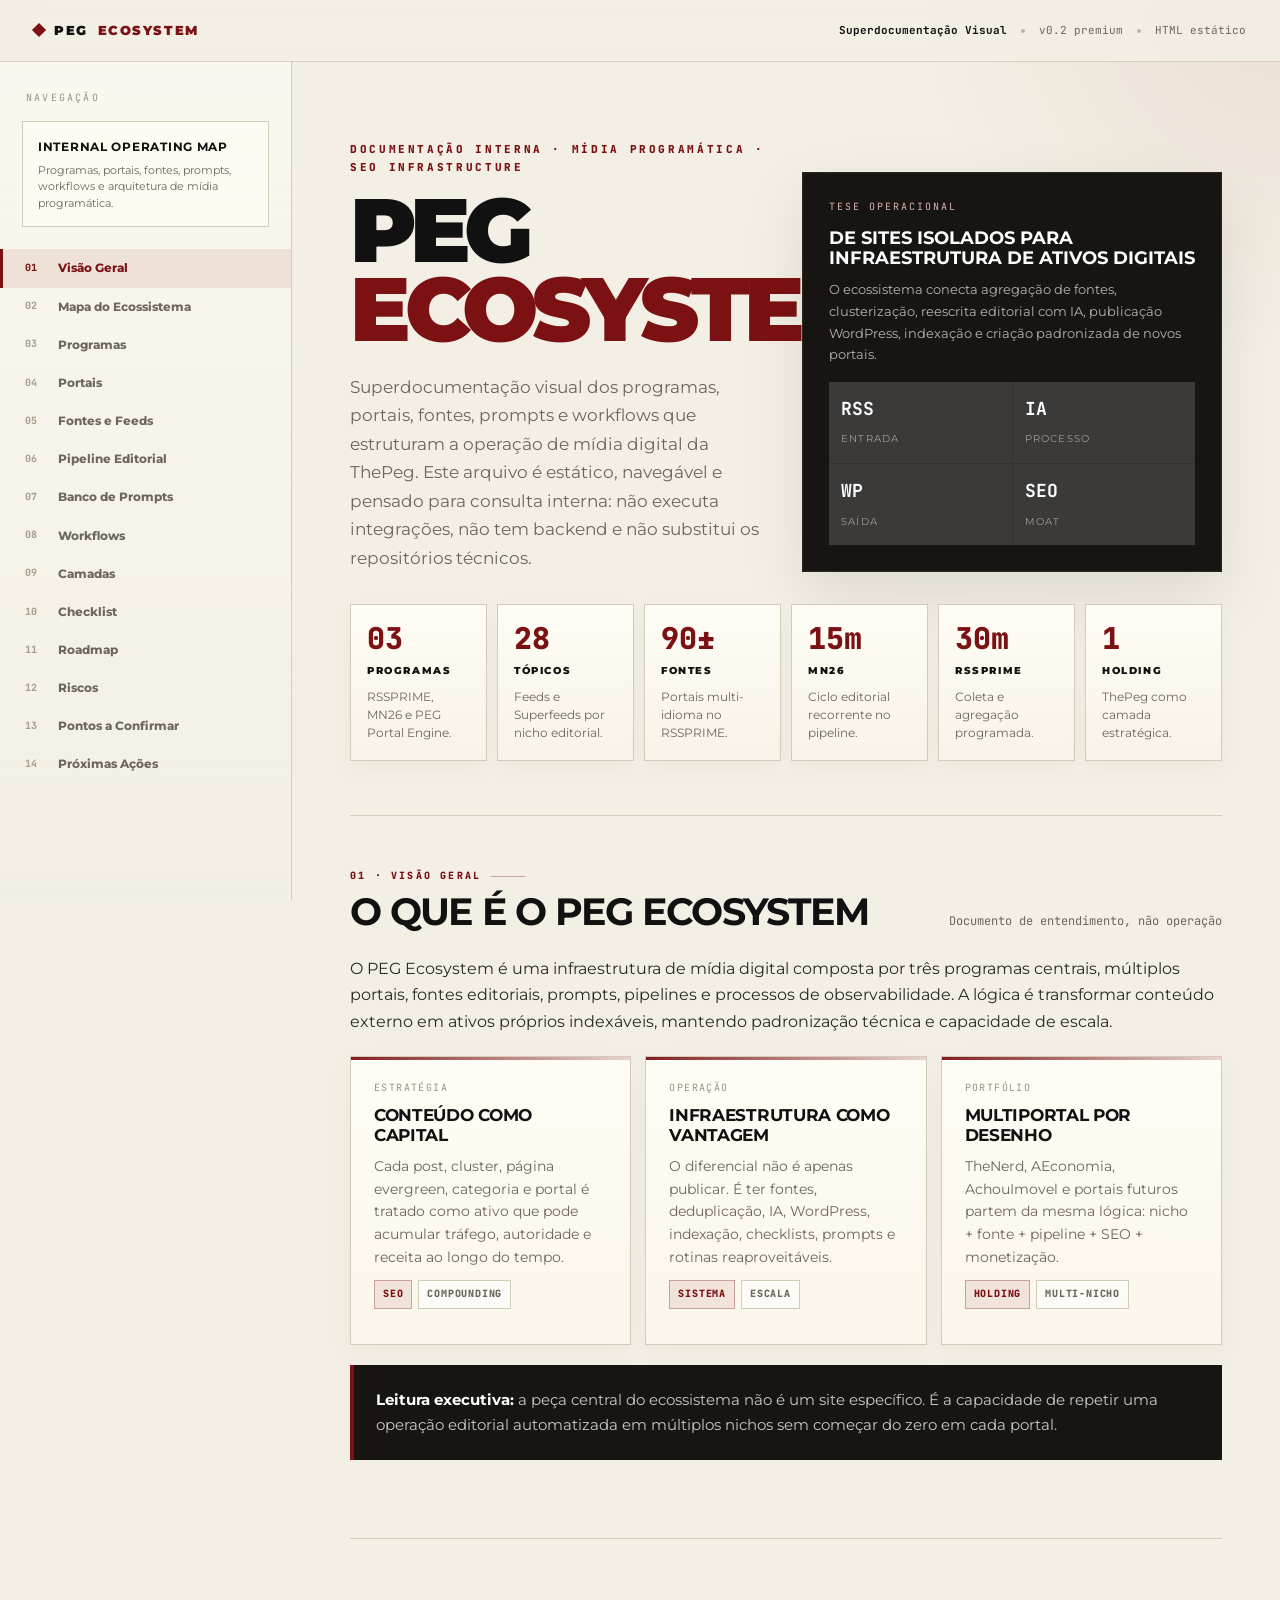
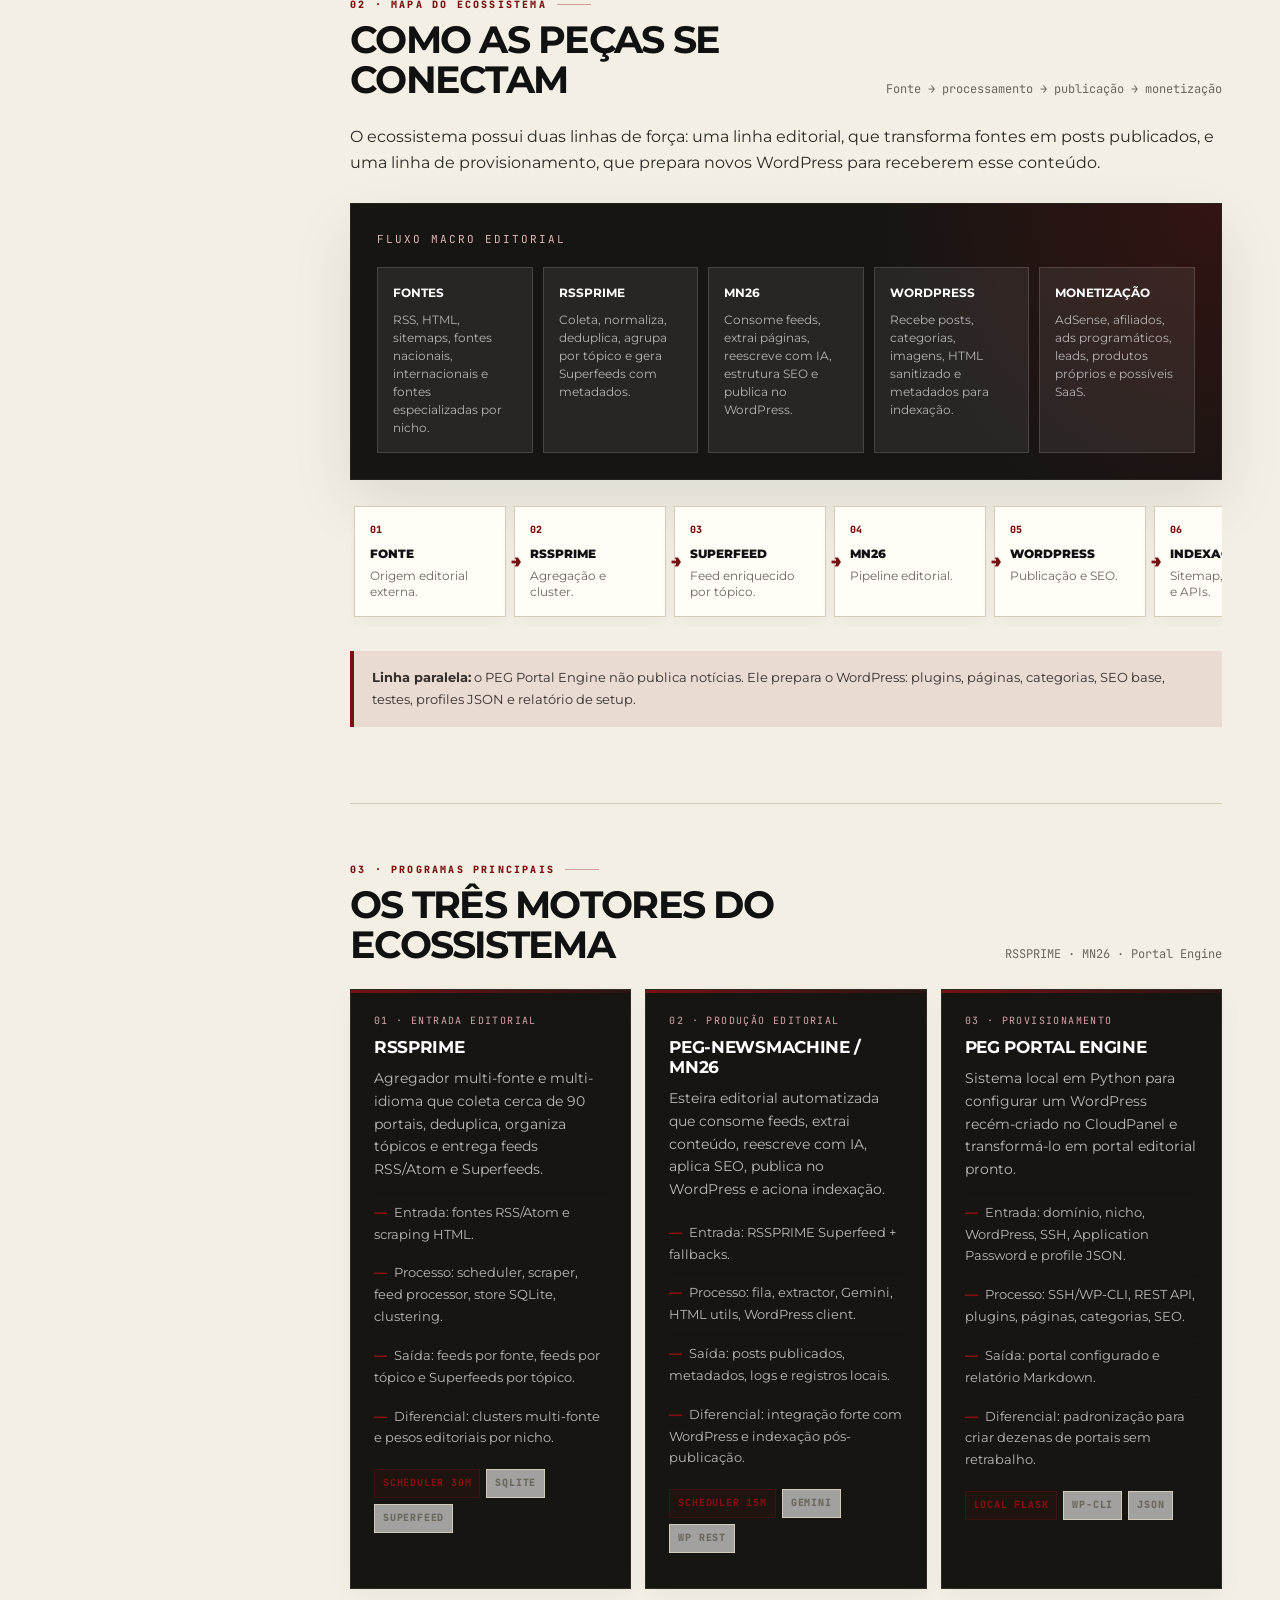
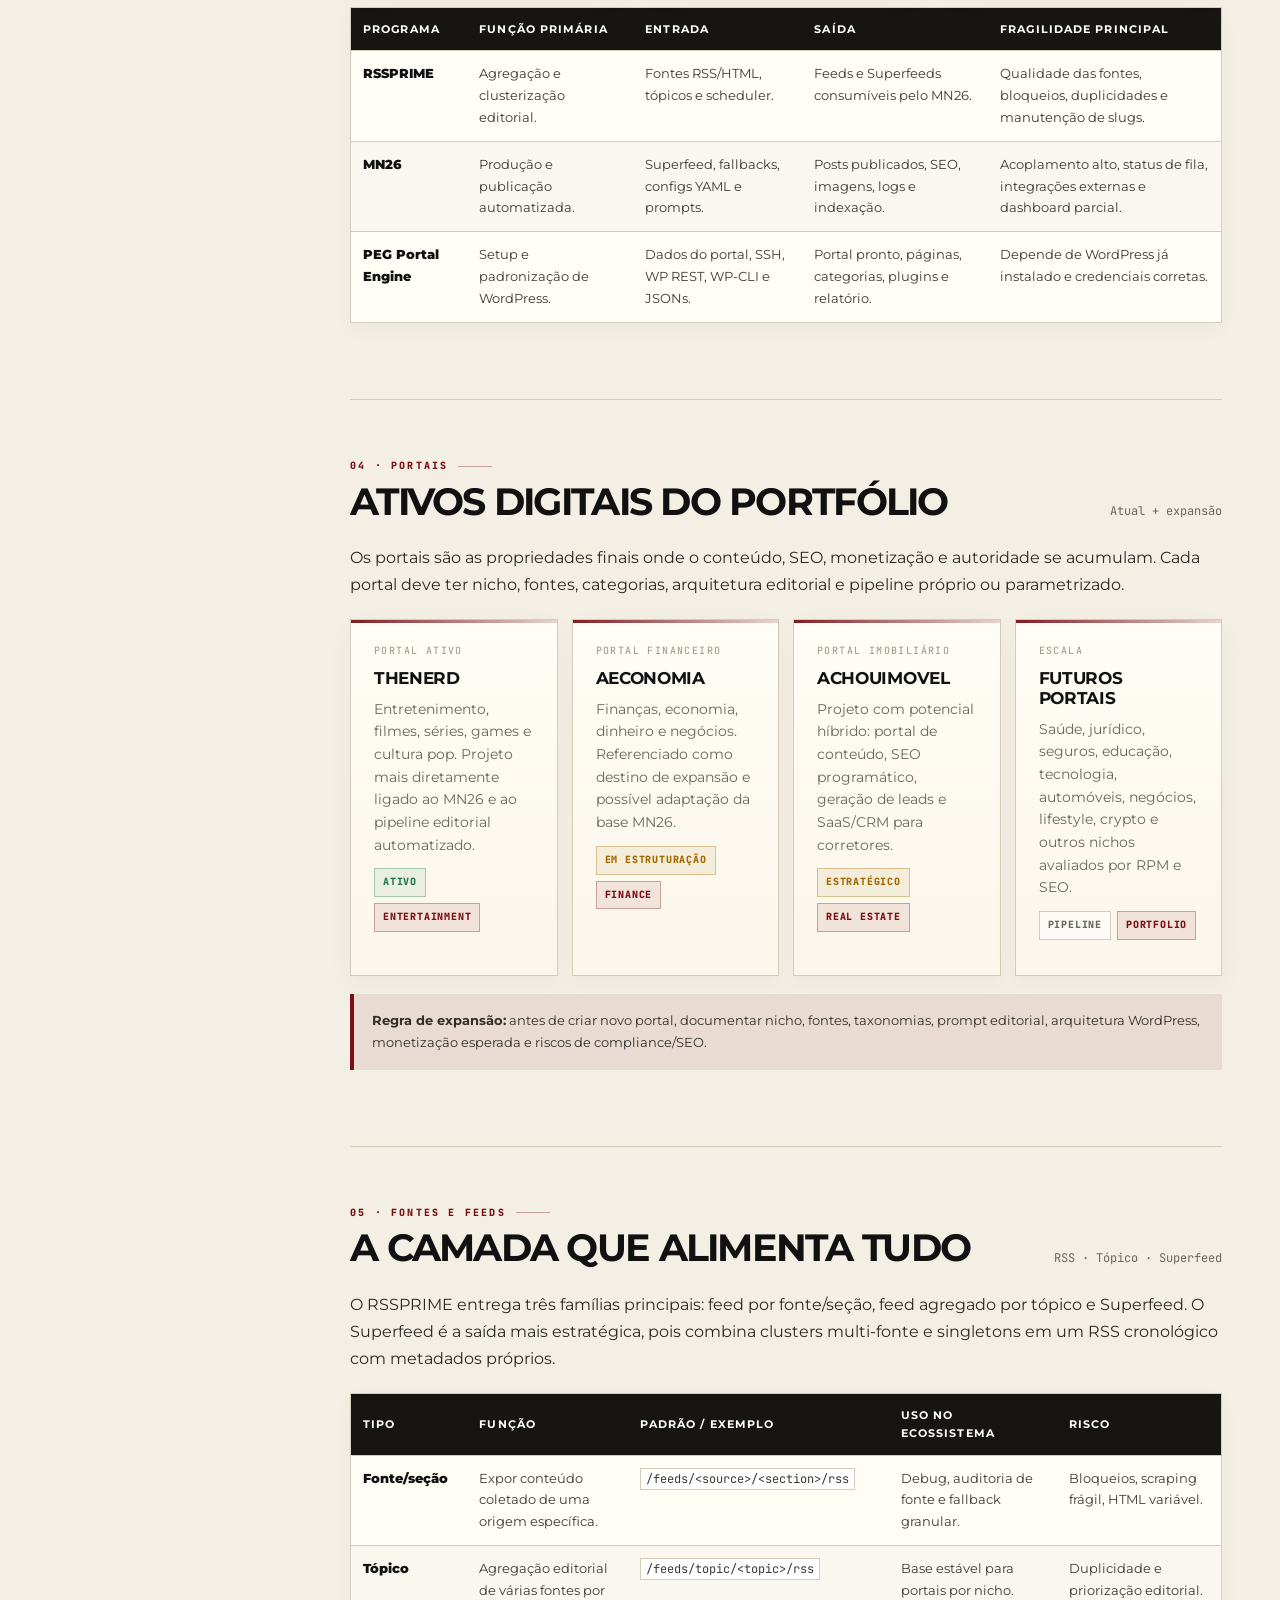
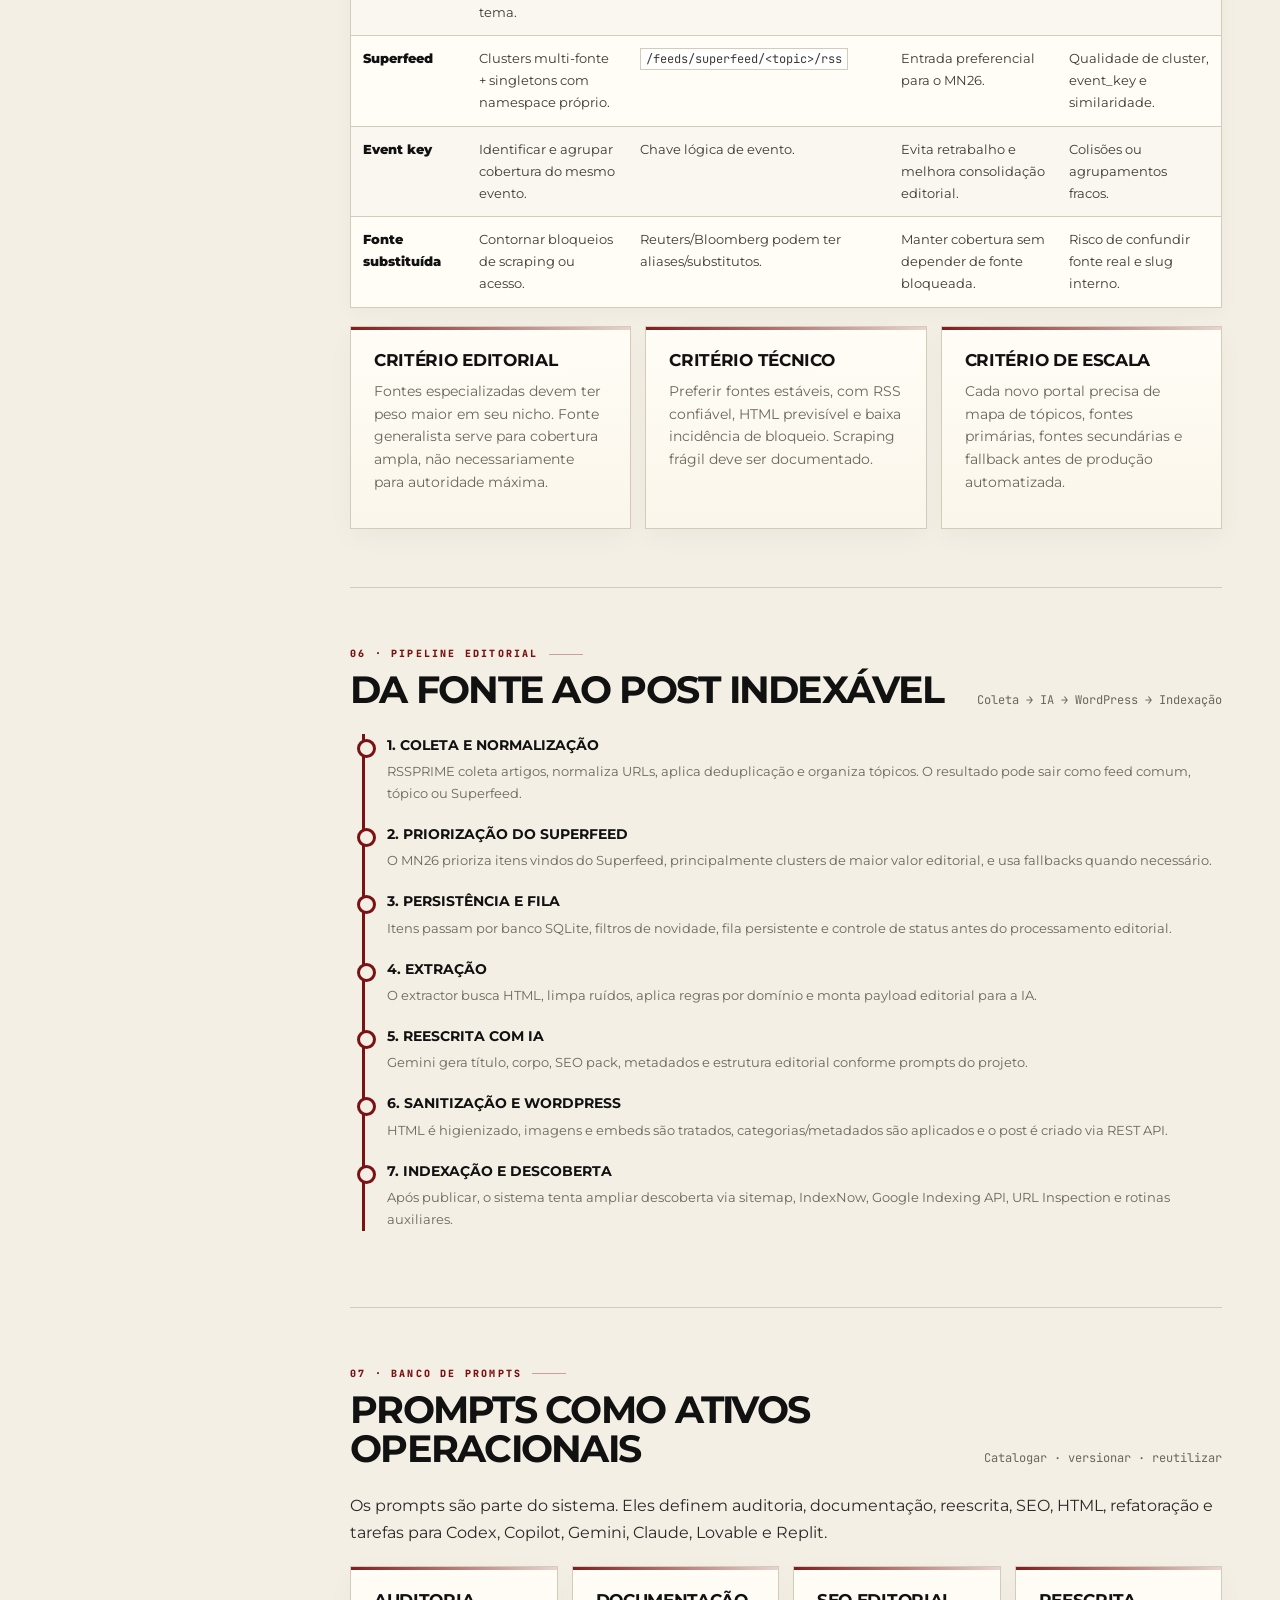
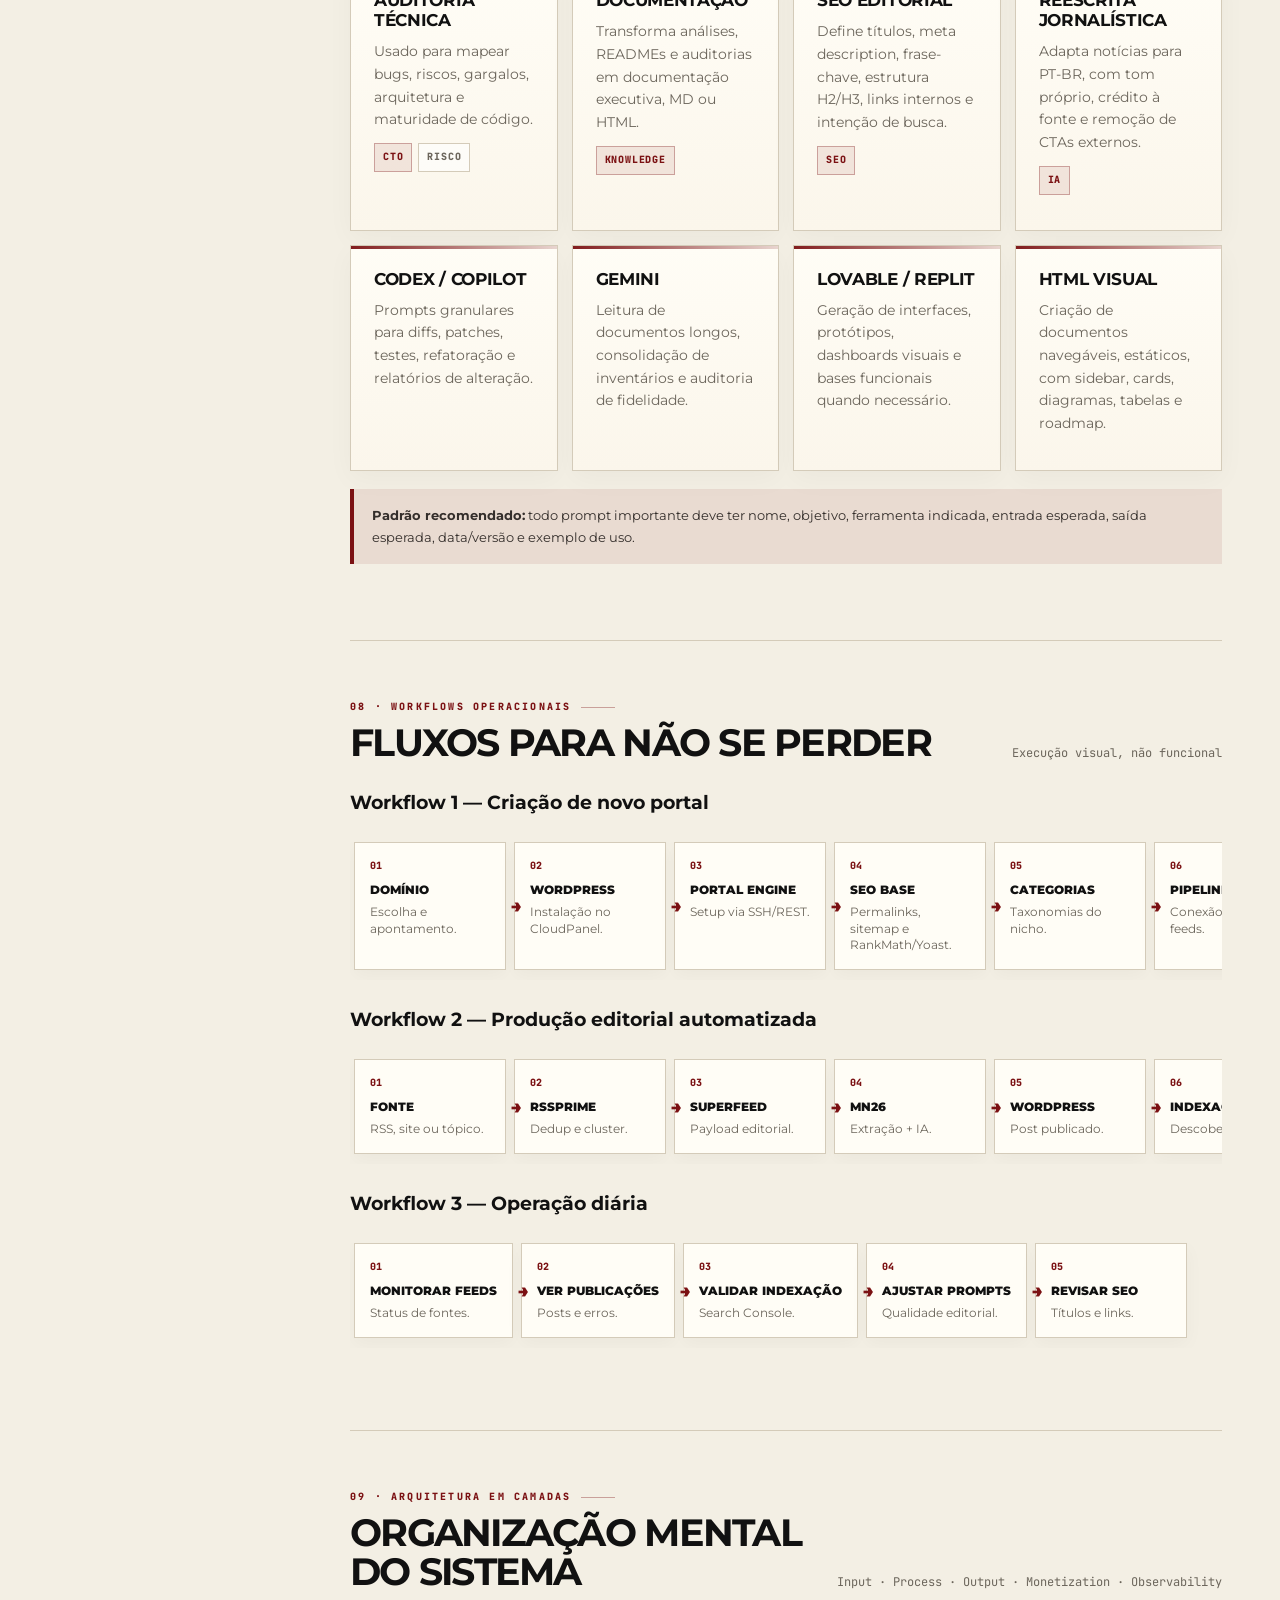
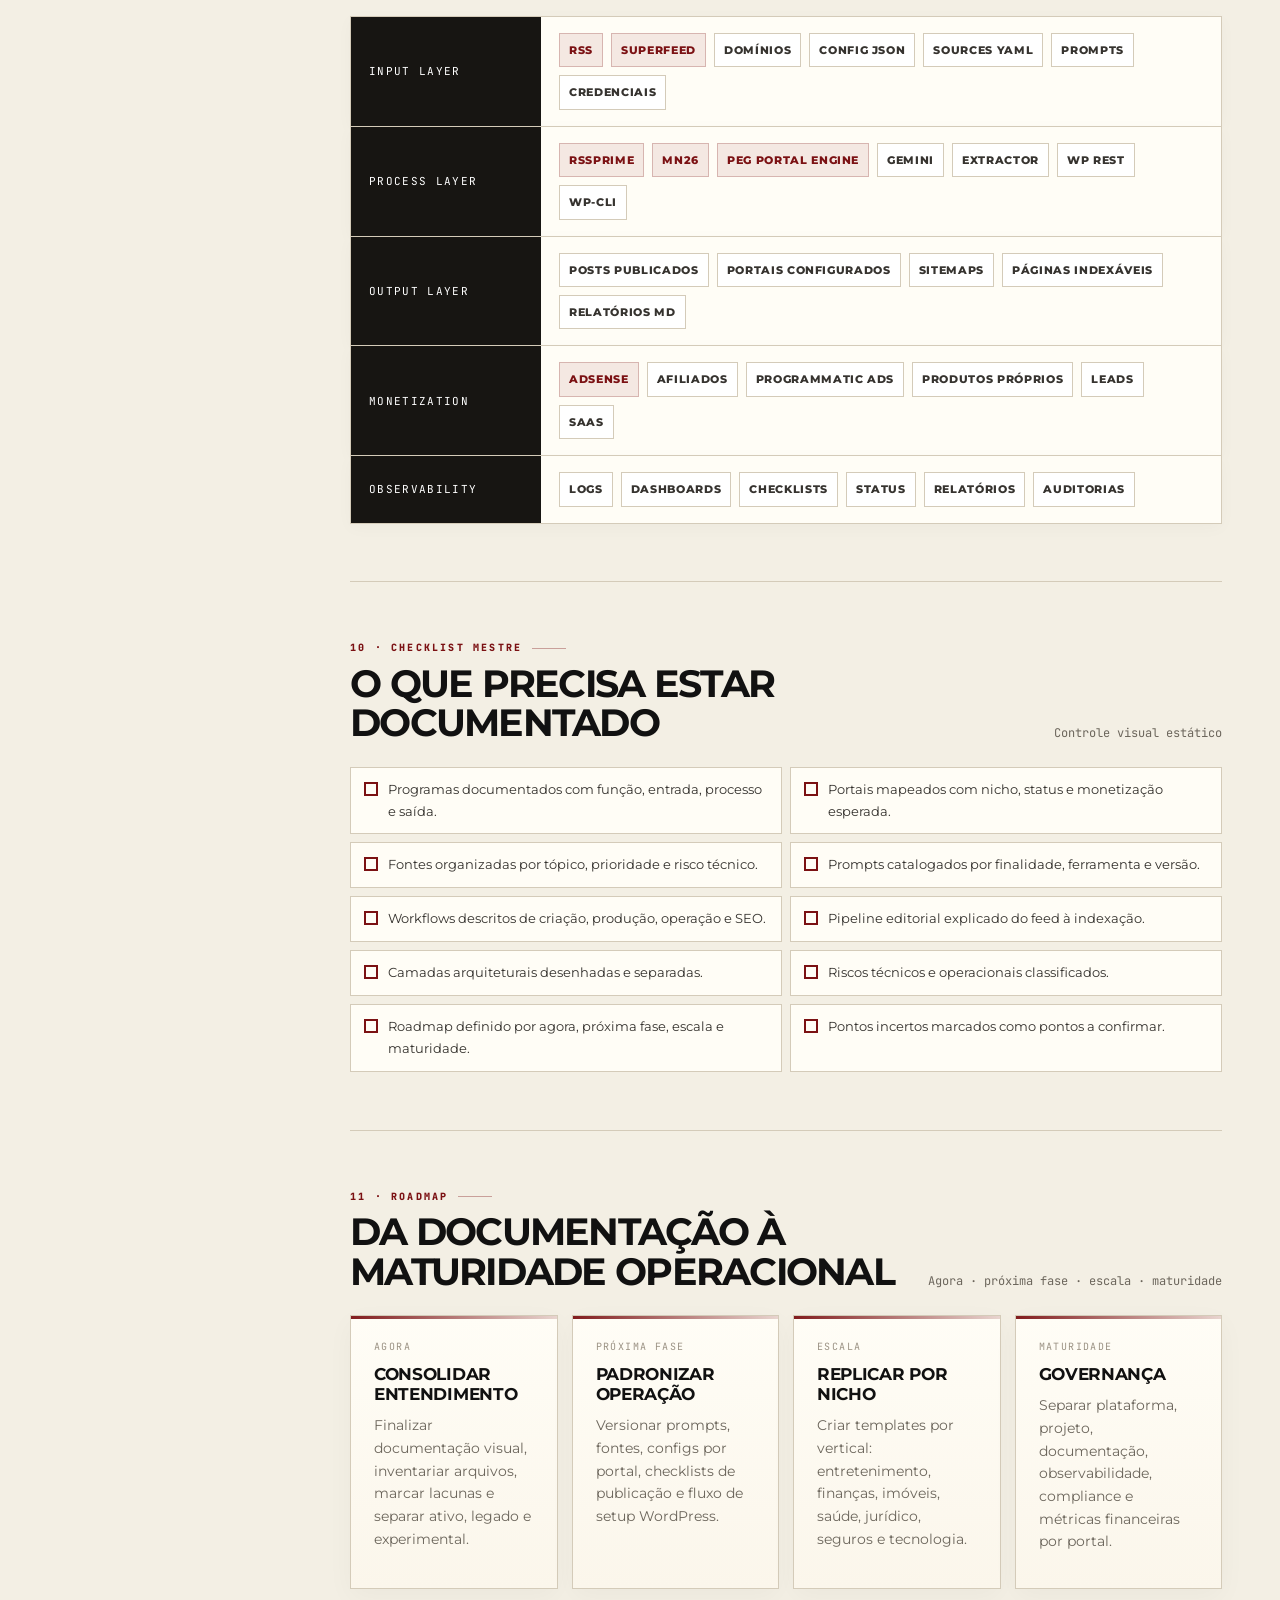
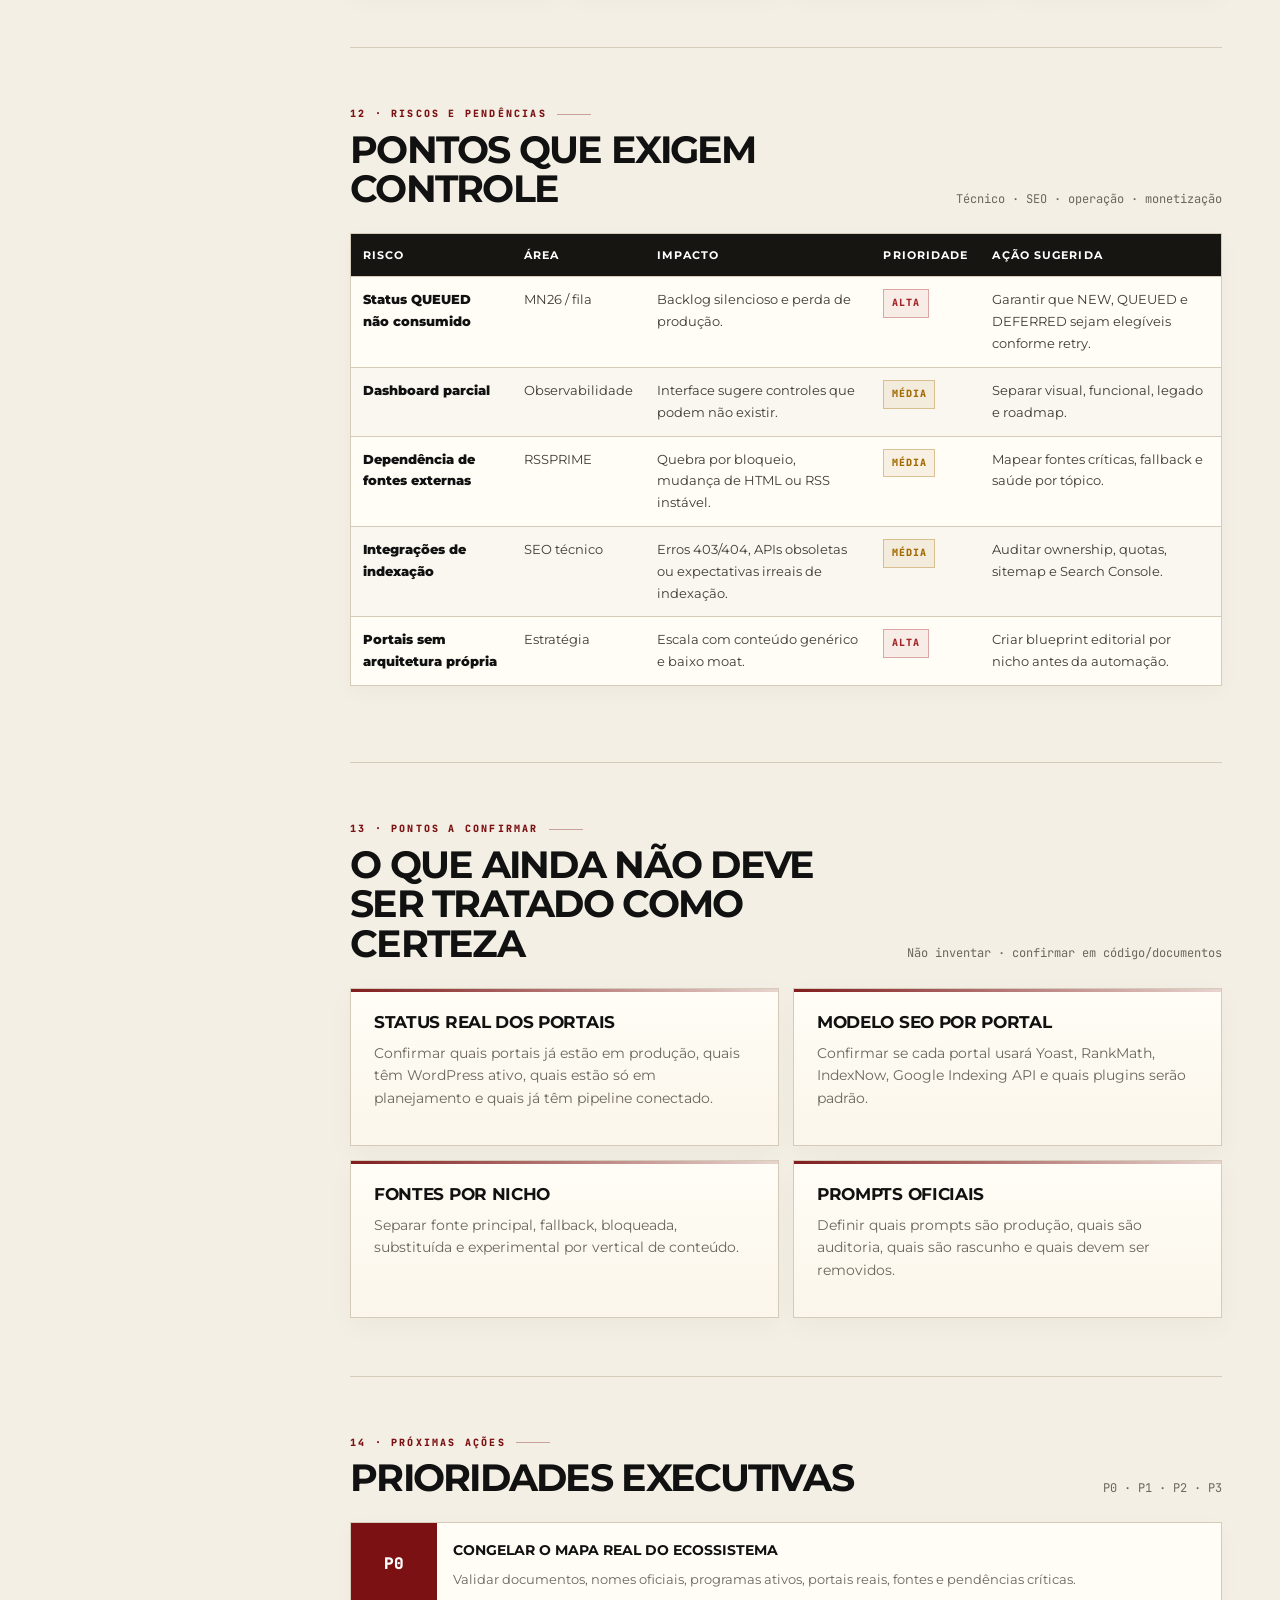
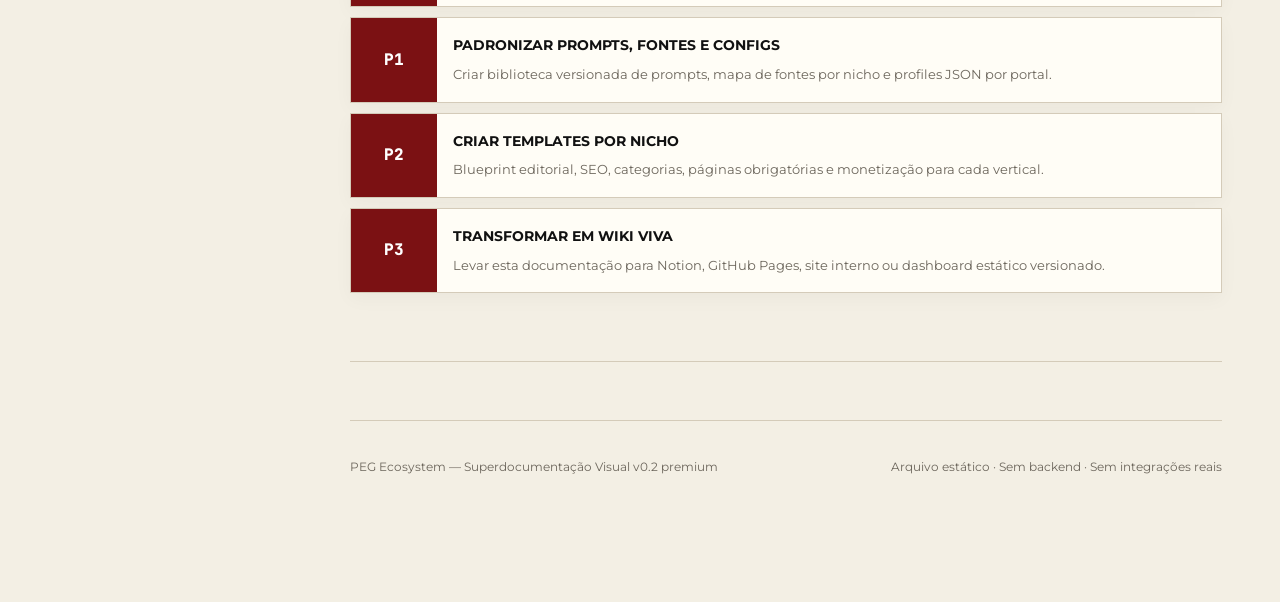
<file: peg_ecosystem_superdocumentacao_visual_v02_premium.html>
<!DOCTYPE html>
<html lang="pt-BR">
<head>
<meta charset="UTF-8" />
<meta name="viewport" content="width=device-width, initial-scale=1.0" />
<title>PEG Ecosystem — Superdocumentação Visual v0.2</title>
<link rel="preconnect" href="https://fonts.googleapis.com">
<link href="https://fonts.googleapis.com/css2?family=Montserrat:wght@300;400;500;600;700;800;900&family=JetBrains+Mono:wght@400;500;600;700&display=swap" rel="stylesheet">
<style>
:root{
  --cream:#F3EFE4;
  --paper:#FFFDF6;
  --paper2:#F8F3E8;
  --ink:#111111;
  --charcoal:#171512;
  --muted:#6C665C;
  --muted2:#9B9284;
  --line:#D4CBB9;
  --line2:#BEB39F;
  --red:#7B1113;
  --red2:#4D090B;
  --red3:#A3262A;
  --redBg:rgba(123,17,19,.085);
  --gold:#B9892F;
  --green:#1F7A4D;
  --warn:#A26A00;
  --danger:#A3262A;
  --shadow:0 24px 60px rgba(20,15,10,.09);
  --shadow2:0 14px 36px rgba(20,15,10,.07);
  --font:'Montserrat',sans-serif;
  --mono:'JetBrains Mono',monospace;
}
*{box-sizing:border-box;margin:0;padding:0}
html{scroll-behavior:smooth;scroll-padding-top:82px}
body{font-family:var(--font);background:radial-gradient(circle at top right, rgba(123,17,19,.07), transparent 360px), var(--cream);color:var(--ink);line-height:1.68;-webkit-font-smoothing:antialiased}
a{color:inherit}
#progress{position:fixed;top:0;left:0;height:3px;background:linear-gradient(90deg,var(--red),var(--gold));width:0;z-index:2000}
.topbar{height:62px;position:fixed;top:0;left:0;right:0;z-index:1500;background:rgba(243,239,228,.89);backdrop-filter:blur(18px);border-bottom:1px solid rgba(212,203,185,.85);display:flex;align-items:center;justify-content:space-between;padding:0 34px}
.brand{font-size:13px;letter-spacing:.12em;text-transform:uppercase;font-weight:900;display:flex;align-items:center;gap:10px}.brand:before{content:"";width:10px;height:10px;background:var(--red);display:block;transform:rotate(45deg)}.brand span{color:var(--red)}
.doc-meta{font-family:var(--mono);font-size:11px;color:var(--muted);display:flex;gap:14px;align-items:center}.doc-meta b{color:var(--ink);font-weight:700}.doc-meta .dot{width:4px;height:4px;border-radius:50%;background:var(--line2)}
.shell{display:grid;grid-template-columns:292px minmax(0,1fr);max-width:1580px;margin:0 auto;padding-top:62px}
.sidebar{position:sticky;top:62px;height:calc(100vh - 62px);border-right:1px solid var(--line);padding:28px 0;overflow-y:auto;background:linear-gradient(180deg,rgba(255,253,246,.62),rgba(243,239,228,.38))}
.sb-title{font-family:var(--mono);font-size:10px;letter-spacing:.22em;text-transform:uppercase;color:var(--muted2);padding:0 26px;margin-bottom:14px}.sb-seal{margin:0 22px 22px;border:1px solid var(--line);background:rgba(255,253,246,.62);padding:15px}.sb-seal strong{font-size:12px;text-transform:uppercase;letter-spacing:.06em;display:block}.sb-seal span{display:block;font-size:11px;color:var(--muted);margin-top:5px;line-height:1.5}
.nav{list-style:none}.nav a{display:flex;align-items:center;gap:11px;padding:9px 24px 9px 22px;text-decoration:none;font-size:12px;font-weight:750;color:var(--muted);border-left:3px solid transparent;transition:.16s}.nav a:hover{background:rgba(0,0,0,.035);color:var(--ink)}.nav a.active{color:var(--red);background:var(--redBg);border-left-color:var(--red)}.nav .n{font-family:var(--mono);font-size:10px;color:#AA9F8E;min-width:22px}.nav a.active .n{color:var(--red)}
main{padding:0 58px 104px;min-width:0}.hero{padding:78px 0 54px;border-bottom:1px solid var(--line);margin-bottom:52px;position:relative}.hero-grid{display:grid;grid-template-columns:minmax(0,1.35fr) 420px;gap:34px;align-items:end}.eyebrow{font-family:var(--mono);font-size:11px;letter-spacing:.24em;text-transform:uppercase;color:var(--red);font-weight:800;margin-bottom:14px}.hero h1{font-size:clamp(54px,7vw,106px);line-height:.88;letter-spacing:-.072em;text-transform:uppercase;font-weight:900;max-width:1030px}.hero h1 span{color:var(--red)}.hero p{font-size:17px;color:var(--muted);max-width:920px;margin-top:24px}.hero-panel{background:var(--charcoal);color:#fff;border:1px solid #2b2721;box-shadow:var(--shadow);padding:26px}.hero-panel .hp-label{font-family:var(--mono);font-size:10px;letter-spacing:.2em;text-transform:uppercase;color:#DBB2B2;margin-bottom:14px}.hero-panel h3{font-size:18px;text-transform:uppercase;line-height:1.1;margin-bottom:10px}.hero-panel p{font-size:13px;color:rgba(255,255,255,.68);margin:0 0 12px}.hp-row{display:grid;grid-template-columns:1fr 1fr;gap:1px;background:rgba(255,255,255,.12);margin-top:16px}.hp-cell{background:rgba(255,255,255,.045);padding:12px}.hp-cell b{font-family:var(--mono);font-size:18px;color:#fff;display:block}.hp-cell span{font-size:10px;letter-spacing:.12em;text-transform:uppercase;color:rgba(255,255,255,.5)}
.summary-grid{display:grid;grid-template-columns:repeat(6,1fr);gap:10px;margin-top:32px}.kpi{background:linear-gradient(180deg,var(--paper),var(--paper2));border:1px solid var(--line);padding:18px 16px;min-height:124px;box-shadow:0 8px 22px rgba(20,15,10,.035)}.kpi-num{font-size:30px;font-weight:900;line-height:1;color:var(--red);font-family:var(--mono)}.kpi-label{font-size:10px;letter-spacing:.16em;text-transform:uppercase;font-weight:850;margin-top:10px}.kpi-desc{font-size:12px;color:var(--muted);margin-top:8px;line-height:1.5}
.section{padding:0 0 58px;margin-bottom:58px;border-bottom:1px solid var(--line);position:relative}.section:last-child{border-bottom:0;margin-bottom:0}.section-head{display:grid;grid-template-columns:1fr auto;gap:28px;align-items:end;margin-bottom:24px}.s-label{font-family:var(--mono);font-size:10px;letter-spacing:.22em;text-transform:uppercase;color:var(--red);font-weight:800}.s-label:after{content:"";display:inline-block;width:34px;height:1px;background:var(--red);opacity:.35;margin-left:10px;vertical-align:middle}h2{font-size:clamp(27px,3vw,39px);line-height:1.03;letter-spacing:-.045em;text-transform:uppercase;margin-top:7px}.s-note{font-size:12px;color:var(--muted);font-family:var(--mono);text-align:right}.lead{font-size:16px;color:#2a2925;max-width:980px;margin-bottom:20px}.muted{color:var(--muted)}
.grid-3{display:grid;grid-template-columns:repeat(3,1fr);gap:14px}.grid-2{display:grid;grid-template-columns:repeat(2,1fr);gap:14px}.grid-4{display:grid;grid-template-columns:repeat(4,1fr);gap:14px}.card{background:linear-gradient(180deg,var(--paper),#FBF6EB);border:1px solid var(--line);padding:23px;position:relative;overflow:hidden;box-shadow:0 8px 26px rgba(20,15,10,.036)}.card::before{content:"";position:absolute;top:0;left:0;right:0;height:3px;background:linear-gradient(90deg,var(--red),rgba(123,17,19,.18));opacity:.95}.card:hover{box-shadow:var(--shadow2);transform:translateY(-1px);transition:.2s}.card.dark{background:var(--charcoal);color:#fff;border-color:#2F2A23}.card.dark p,.card.dark li{color:rgba(255,255,255,.70)}.card h3{font-size:17px;line-height:1.18;text-transform:uppercase;letter-spacing:-.018em;margin-bottom:10px}.card p{font-size:13.5px;color:var(--muted);margin-bottom:12px}.card ul{list-style:none}.card li{font-size:13px;color:#3f3d38;border-top:1px solid rgba(0,0,0,.08);padding:8px 0}.card li::before{content:"—";color:var(--red);font-weight:900;margin-right:7px}.card .mini{font-family:var(--mono);font-size:10px;letter-spacing:.14em;text-transform:uppercase;color:var(--muted2);margin-bottom:8px}.card.dark .mini{color:#CFA7A8}
.badges{display:flex;flex-wrap:wrap;gap:6px;margin:12px 0}.badge{display:inline-flex;align-items:center;gap:5px;border:1px solid var(--line);background:rgba(255,255,255,.6);font-family:var(--mono);font-size:10px;text-transform:uppercase;letter-spacing:.08em;font-weight:800;padding:5px 8px;color:var(--muted)}.badge.red{border-color:rgba(123,17,19,.32);background:var(--redBg);color:var(--red)}.badge.ok{border-color:rgba(31,122,77,.35);background:rgba(31,122,77,.08);color:var(--green)}.badge.warn{border-color:rgba(162,106,0,.35);background:rgba(162,106,0,.08);color:var(--warn)}.badge.danger{border-color:rgba(163,38,42,.35);background:rgba(163,38,42,.08);color:var(--danger)}
.flow{display:flex;gap:8px;align-items:stretch;margin:24px 0;overflow-x:auto;padding:0 4px 10px}.step{min-width:152px;background:var(--paper);border:1px solid var(--line);padding:15px;position:relative;box-shadow:0 6px 18px rgba(20,15,10,.035)}.step:not(:last-child)::after{content:"→";position:absolute;right:-17px;top:50%;transform:translateY(-50%);color:var(--red);font-weight:900;font-size:18px;z-index:2}.step-num{font-family:var(--mono);font-size:10px;color:var(--red);font-weight:900;margin-bottom:7px}.step-title{font-size:12px;text-transform:uppercase;font-weight:850;line-height:1.25}.step-desc{font-size:11.5px;color:var(--muted);margin-top:7px;line-height:1.45}
.diagram{background:radial-gradient(circle at top right,rgba(123,17,19,.28),transparent 340px),var(--charcoal);color:#fff;border:1px solid #27221D;padding:26px;margin:26px 0;box-shadow:var(--shadow)}.diagram-title{font-family:var(--mono);font-size:11px;letter-spacing:.18em;text-transform:uppercase;color:#E0B7B7;margin-bottom:18px}.diagram-grid{display:grid;grid-template-columns:repeat(5,1fr);gap:10px}.dbox{background:rgba(255,255,255,.07);border:1px solid rgba(255,255,255,.14);padding:15px;min-height:120px}.dbox h4{font-size:12px;text-transform:uppercase;color:#fff;margin-bottom:8px}.dbox p{font-size:12px;color:rgba(255,255,255,.66);line-height:1.5}.dbox .code{background:rgba(255,255,255,.08);border-color:rgba(255,255,255,.16);color:#fff}
.layer{display:grid;grid-template-columns:190px 1fr;gap:0;border:1px solid var(--line);margin-bottom:-1px;background:var(--paper);box-shadow:0 4px 16px rgba(20,15,10,.026)}.layer-name{background:var(--charcoal);color:#fff;padding:18px;font-family:var(--mono);font-size:11px;text-transform:uppercase;letter-spacing:.12em;display:flex;align-items:center}.layer-body{padding:16px 18px;display:flex;gap:8px;flex-wrap:wrap}.pill{font-size:11px;font-weight:800;text-transform:uppercase;letter-spacing:.06em;border:1px solid var(--line);padding:7px 9px;background:#fff;color:#36332f}.pill.red{background:var(--redBg);border-color:rgba(123,17,19,.24);color:var(--red)}
.table-wrap{overflow-x:auto;border:1px solid var(--line);background:var(--paper);margin:18px 0;box-shadow:0 6px 20px rgba(20,15,10,.03)}table{border-collapse:collapse;width:100%}th{background:var(--charcoal);color:#fff;text-align:left;padding:12px;font-size:11px;text-transform:uppercase;letter-spacing:.1em}td{padding:12px;border-top:1px solid var(--line);font-size:13px;color:#3D3A35;vertical-align:top}td:first-child{font-weight:850;color:var(--ink)}tr:nth-child(even) td{background:rgba(0,0,0,.025)}
.timeline{border-left:3px solid var(--red);margin:24px 0 0 12px}.titem{position:relative;margin:0 0 18px 0;padding-left:22px}.titem::before{content:"";position:absolute;left:-8px;top:5px;width:13px;height:13px;border-radius:50%;background:var(--cream);border:3px solid var(--red)}.titem h4{font-size:14px;text-transform:uppercase;margin-bottom:4px}.titem p{font-size:13px;color:var(--muted);max-width:940px}
.checklist{display:grid;grid-template-columns:repeat(2,1fr);gap:8px}.check{background:var(--paper);border:1px solid var(--line);padding:11px 13px;font-size:13px;color:#34312D;display:flex;align-items:flex-start;gap:10px}.box{width:14px;height:14px;border:2px solid var(--red);margin-top:3px;flex:0 0 14px}.priority{display:grid;grid-template-columns:86px 1fr;gap:0;border:1px solid var(--line);margin-bottom:10px;background:var(--paper);box-shadow:0 6px 18px rgba(20,15,10,.035)}.pcode{background:var(--red);color:#fff;display:flex;align-items:center;justify-content:center;font-family:var(--mono);font-weight:900}.pbody{padding:16px}.pbody h4{text-transform:uppercase;font-size:14px;margin-bottom:6px}.pbody p{font-size:13px;color:var(--muted)}.note{border-left:4px solid var(--red);background:var(--redBg);padding:16px 18px;margin:18px 0;font-size:13px;color:#342E2B}.quote{background:var(--charcoal);color:#fff;padding:22px;border-left:4px solid var(--red);margin:20px 0}.quote p{font-size:15px;color:rgba(255,255,255,.77);margin:0}.quote b{color:#fff}
.code{font-family:var(--mono);font-size:12px;background:#fff;border:1px solid var(--line);padding:2px 5px}.footer{padding:36px 0 20px;border-top:1px solid var(--line);color:var(--muted);font-size:12px;display:flex;justify-content:space-between;gap:20px}.small{font-size:12px;color:var(--muted)}
@media(max-width:1240px){.hero-grid{grid-template-columns:1fr}.summary-grid{grid-template-columns:repeat(3,1fr)}.grid-4,.diagram-grid{grid-template-columns:repeat(2,1fr)}}@media(max-width:940px){.shell{display:block}.sidebar{display:none}main{padding:0 22px 76px}.topbar{padding:0 18px}.doc-meta{display:none}.summary-grid,.grid-3,.grid-2,.grid-4,.checklist{grid-template-columns:1fr}.section-head{display:block}.s-note{text-align:left;margin-top:8px}.diagram-grid{grid-template-columns:1fr}.layer{grid-template-columns:1fr}.hero h1{font-size:48px}.hero{padding-top:54px}}
</style>
</head>
<body>
<div id="progress"></div>
<header class="topbar"><div class="brand">PEG <span>ECOSYSTEM</span></div><div class="doc-meta"><b>Superdocumentação Visual</b><span class="dot"></span>v0.2 premium<span class="dot"></span>HTML estático</div></header>
<div class="shell">
<aside class="sidebar"><div class="sb-title">Navegação</div><div class="sb-seal"><strong>Internal Operating Map</strong><span>Programas, portais, fontes, prompts, workflows e arquitetura de mídia programática.</span></div><ul class="nav" id="nav">
<li><a href="#visao"><span class="n">01</span>Visão Geral</a></li><li><a href="#mapa"><span class="n">02</span>Mapa do Ecossistema</a></li><li><a href="#programas"><span class="n">03</span>Programas</a></li><li><a href="#portais"><span class="n">04</span>Portais</a></li><li><a href="#fontes"><span class="n">05</span>Fontes e Feeds</a></li><li><a href="#pipeline"><span class="n">06</span>Pipeline Editorial</a></li><li><a href="#prompts"><span class="n">07</span>Banco de Prompts</a></li><li><a href="#workflows"><span class="n">08</span>Workflows</a></li><li><a href="#camadas"><span class="n">09</span>Camadas</a></li><li><a href="#checklist"><span class="n">10</span>Checklist</a></li><li><a href="#roadmap"><span class="n">11</span>Roadmap</a></li><li><a href="#riscos"><span class="n">12</span>Riscos</a></li><li><a href="#confirmar"><span class="n">13</span>Pontos a Confirmar</a></li><li><a href="#acoes"><span class="n">14</span>Próximas Ações</a></li></ul></aside>
<main>
<section class="hero" id="topo"><div class="hero-grid"><div><div class="eyebrow">Documentação interna · mídia programática · SEO infrastructure</div><h1>PEG <span>ECOSYSTEM</span></h1><p>Superdocumentação visual dos programas, portais, fontes, prompts e workflows que estruturam a operação de mídia digital da ThePeg. Este arquivo é estático, navegável e pensado para consulta interna: não executa integrações, não tem backend e não substitui os repositórios técnicos.</p></div><aside class="hero-panel"><div class="hp-label">Tese operacional</div><h3>De sites isolados para infraestrutura de ativos digitais</h3><p>O ecossistema conecta agregação de fontes, clusterização, reescrita editorial com IA, publicação WordPress, indexação e criação padronizada de novos portais.</p><div class="hp-row"><div class="hp-cell"><b>RSS</b><span>entrada</span></div><div class="hp-cell"><b>IA</b><span>processo</span></div><div class="hp-cell"><b>WP</b><span>saída</span></div><div class="hp-cell"><b>SEO</b><span>moat</span></div></div></aside></div><div class="summary-grid"><div class="kpi"><div class="kpi-num">03</div><div class="kpi-label">Programas</div><div class="kpi-desc">RSSPRIME, MN26 e PEG Portal Engine.</div></div><div class="kpi"><div class="kpi-num">28</div><div class="kpi-label">Tópicos</div><div class="kpi-desc">Feeds e Superfeeds por nicho editorial.</div></div><div class="kpi"><div class="kpi-num">90±</div><div class="kpi-label">Fontes</div><div class="kpi-desc">Portais multi-idioma no RSSPRIME.</div></div><div class="kpi"><div class="kpi-num">15m</div><div class="kpi-label">MN26</div><div class="kpi-desc">Ciclo editorial recorrente no pipeline.</div></div><div class="kpi"><div class="kpi-num">30m</div><div class="kpi-label">RSSPRIME</div><div class="kpi-desc">Coleta e agregação programada.</div></div><div class="kpi"><div class="kpi-num">1</div><div class="kpi-label">Holding</div><div class="kpi-desc">ThePeg como camada estratégica.</div></div></div></section>

<section class="section" id="visao"><div class="section-head"><div><div class="s-label">01 · Visão Geral</div><h2>O que é o PEG Ecosystem</h2></div><div class="s-note">Documento de entendimento, não operação</div></div><p class="lead">O PEG Ecosystem é uma infraestrutura de mídia digital composta por três programas centrais, múltiplos portais, fontes editoriais, prompts, pipelines e processos de observabilidade. A lógica é transformar conteúdo externo em ativos próprios indexáveis, mantendo padronização técnica e capacidade de escala.</p><div class="grid-3"><div class="card"><div class="mini">Estratégia</div><h3>Conteúdo como capital</h3><p>Cada post, cluster, página evergreen, categoria e portal é tratado como ativo que pode acumular tráfego, autoridade e receita ao longo do tempo.</p><div class="badges"><span class="badge red">SEO</span><span class="badge">Compounding</span></div></div><div class="card"><div class="mini">Operação</div><h3>Infraestrutura como vantagem</h3><p>O diferencial não é apenas publicar. É ter fontes, deduplicação, IA, WordPress, indexação, checklists, prompts e rotinas reaproveitáveis.</p><div class="badges"><span class="badge red">Sistema</span><span class="badge">Escala</span></div></div><div class="card"><div class="mini">Portfólio</div><h3>Multiportal por desenho</h3><p>TheNerd, AEconomia, AchouImovel e portais futuros partem da mesma lógica: nicho + fonte + pipeline + SEO + monetização.</p><div class="badges"><span class="badge red">Holding</span><span class="badge">Multi-nicho</span></div></div></div><div class="quote"><p><b>Leitura executiva:</b> a peça central do ecossistema não é um site específico. É a capacidade de repetir uma operação editorial automatizada em múltiplos nichos sem começar do zero em cada portal.</p></div></section>

<section class="section" id="mapa"><div class="section-head"><div><div class="s-label">02 · Mapa do Ecossistema</div><h2>Como as peças se conectam</h2></div><div class="s-note">Fonte → processamento → publicação → monetização</div></div><p class="lead">O ecossistema possui duas linhas de força: uma linha editorial, que transforma fontes em posts publicados, e uma linha de provisionamento, que prepara novos WordPress para receberem esse conteúdo.</p><div class="diagram"><div class="diagram-title">Fluxo macro editorial</div><div class="diagram-grid"><div class="dbox"><h4>Fontes</h4><p>RSS, HTML, sitemaps, fontes nacionais, internacionais e fontes especializadas por nicho.</p></div><div class="dbox"><h4>RSSPRIME</h4><p>Coleta, normaliza, deduplica, agrupa por tópico e gera Superfeeds com metadados.</p></div><div class="dbox"><h4>MN26</h4><p>Consome feeds, extrai páginas, reescreve com IA, estrutura SEO e publica no WordPress.</p></div><div class="dbox"><h4>WordPress</h4><p>Recebe posts, categorias, imagens, HTML sanitizado e metadados para indexação.</p></div><div class="dbox"><h4>Monetização</h4><p>AdSense, afiliados, ads programáticos, leads, produtos próprios e possíveis SaaS.</p></div></div></div><div class="flow"><div class="step"><div class="step-num">01</div><div class="step-title">Fonte</div><div class="step-desc">Origem editorial externa.</div></div><div class="step"><div class="step-num">02</div><div class="step-title">RSSPRIME</div><div class="step-desc">Agregação e cluster.</div></div><div class="step"><div class="step-num">03</div><div class="step-title">Superfeed</div><div class="step-desc">Feed enriquecido por tópico.</div></div><div class="step"><div class="step-num">04</div><div class="step-title">MN26</div><div class="step-desc">Pipeline editorial.</div></div><div class="step"><div class="step-num">05</div><div class="step-title">WordPress</div><div class="step-desc">Publicação e SEO.</div></div><div class="step"><div class="step-num">06</div><div class="step-title">Indexação</div><div class="step-desc">Sitemap, IndexNow e APIs.</div></div><div class="step"><div class="step-num">07</div><div class="step-title">Tráfego</div><div class="step-desc">Descoberta orgânica.</div></div></div><div class="note"><b>Linha paralela:</b> o PEG Portal Engine não publica notícias. Ele prepara o WordPress: plugins, páginas, categorias, SEO base, testes, profiles JSON e relatório de setup.</div></section>

<section class="section" id="programas"><div class="section-head"><div><div class="s-label">03 · Programas Principais</div><h2>Os três motores do ecossistema</h2></div><div class="s-note">RSSPRIME · MN26 · Portal Engine</div></div><div class="grid-3"><div class="card dark"><div class="mini">01 · Entrada editorial</div><h3>RSSPRIME</h3><p>Agregador multi-fonte e multi-idioma que coleta cerca de 90 portais, deduplica, organiza tópicos e entrega feeds RSS/Atom e Superfeeds.</p><ul><li>Entrada: fontes RSS/Atom e scraping HTML.</li><li>Processo: scheduler, scraper, feed processor, store SQLite, clustering.</li><li>Saída: feeds por fonte, feeds por tópico e Superfeeds por tópico.</li><li>Diferencial: clusters multi-fonte e pesos editoriais por nicho.</li></ul><div class="badges"><span class="badge red">Scheduler 30m</span><span class="badge">SQLite</span><span class="badge">Superfeed</span></div></div><div class="card dark"><div class="mini">02 · Produção editorial</div><h3>PEG-NewsMachine / MN26</h3><p>Esteira editorial automatizada que consome feeds, extrai conteúdo, reescreve com IA, aplica SEO, publica no WordPress e aciona indexação.</p><ul><li>Entrada: RSSPRIME Superfeed + fallbacks.</li><li>Processo: fila, extractor, Gemini, HTML utils, WordPress client.</li><li>Saída: posts publicados, metadados, logs e registros locais.</li><li>Diferencial: integração forte com WordPress e indexação pós-publicação.</li></ul><div class="badges"><span class="badge red">Scheduler 15m</span><span class="badge">Gemini</span><span class="badge">WP REST</span></div></div><div class="card dark"><div class="mini">03 · Provisionamento</div><h3>PEG Portal Engine</h3><p>Sistema local em Python para configurar um WordPress recém-criado no CloudPanel e transformá-lo em portal editorial pronto.</p><ul><li>Entrada: domínio, nicho, WordPress, SSH, Application Password e profile JSON.</li><li>Processo: SSH/WP-CLI, REST API, plugins, páginas, categorias, SEO.</li><li>Saída: portal configurado e relatório Markdown.</li><li>Diferencial: padronização para criar dezenas de portais sem retrabalho.</li></ul><div class="badges"><span class="badge red">Local Flask</span><span class="badge">WP-CLI</span><span class="badge">JSON</span></div></div></div><div class="table-wrap"><table><thead><tr><th>Programa</th><th>Função primária</th><th>Entrada</th><th>Saída</th><th>Fragilidade principal</th></tr></thead><tbody><tr><td>RSSPRIME</td><td>Agregação e clusterização editorial.</td><td>Fontes RSS/HTML, tópicos e scheduler.</td><td>Feeds e Superfeeds consumíveis pelo MN26.</td><td>Qualidade das fontes, bloqueios, duplicidades e manutenção de slugs.</td></tr><tr><td>MN26</td><td>Produção e publicação automatizada.</td><td>Superfeed, fallbacks, configs YAML e prompts.</td><td>Posts publicados, SEO, imagens, logs e indexação.</td><td>Acoplamento alto, status de fila, integrações externas e dashboard parcial.</td></tr><tr><td>PEG Portal Engine</td><td>Setup e padronização de WordPress.</td><td>Dados do portal, SSH, WP REST, WP-CLI e JSONs.</td><td>Portal pronto, páginas, categorias, plugins e relatório.</td><td>Depende de WordPress já instalado e credenciais corretas.</td></tr></tbody></table></div></section>

<section class="section" id="portais"><div class="section-head"><div><div class="s-label">04 · Portais</div><h2>Ativos digitais do portfólio</h2></div><div class="s-note">Atual + expansão</div></div><p class="lead">Os portais são as propriedades finais onde o conteúdo, SEO, monetização e autoridade se acumulam. Cada portal deve ter nicho, fontes, categorias, arquitetura editorial e pipeline próprio ou parametrizado.</p><div class="grid-4"><div class="card"><div class="mini">Portal ativo</div><h3>TheNerd</h3><p>Entretenimento, filmes, séries, games e cultura pop. Projeto mais diretamente ligado ao MN26 e ao pipeline editorial automatizado.</p><div class="badges"><span class="badge ok">Ativo</span><span class="badge red">Entertainment</span></div></div><div class="card"><div class="mini">Portal financeiro</div><h3>AEconomia</h3><p>Finanças, economia, dinheiro e negócios. Referenciado como destino de expansão e possível adaptação da base MN26.</p><div class="badges"><span class="badge warn">Em estruturação</span><span class="badge red">Finance</span></div></div><div class="card"><div class="mini">Portal imobiliário</div><h3>AchouImovel</h3><p>Projeto com potencial híbrido: portal de conteúdo, SEO programático, geração de leads e SaaS/CRM para corretores.</p><div class="badges"><span class="badge warn">Estratégico</span><span class="badge red">Real Estate</span></div></div><div class="card"><div class="mini">Escala</div><h3>Futuros portais</h3><p>Saúde, jurídico, seguros, educação, tecnologia, automóveis, negócios, lifestyle, crypto e outros nichos avaliados por RPM e SEO.</p><div class="badges"><span class="badge">Pipeline</span><span class="badge red">Portfolio</span></div></div></div><div class="note"><b>Regra de expansão:</b> antes de criar novo portal, documentar nicho, fontes, taxonomias, prompt editorial, arquitetura WordPress, monetização esperada e riscos de compliance/SEO.</div></section>

<section class="section" id="fontes"><div class="section-head"><div><div class="s-label">05 · Fontes e Feeds</div><h2>A camada que alimenta tudo</h2></div><div class="s-note">RSS · Tópico · Superfeed</div></div><p class="lead">O RSSPRIME entrega três famílias principais: feed por fonte/seção, feed agregado por tópico e Superfeed. O Superfeed é a saída mais estratégica, pois combina clusters multi-fonte e singletons em um RSS cronológico com metadados próprios.</p><div class="table-wrap"><table><thead><tr><th>Tipo</th><th>Função</th><th>Padrão / exemplo</th><th>Uso no ecossistema</th><th>Risco</th></tr></thead><tbody><tr><td>Fonte/seção</td><td>Expor conteúdo coletado de uma origem específica.</td><td><span class="code">/feeds/&lt;source&gt;/&lt;section&gt;/rss</span></td><td>Debug, auditoria de fonte e fallback granular.</td><td>Bloqueios, scraping frágil, HTML variável.</td></tr><tr><td>Tópico</td><td>Agregação editorial de várias fontes por tema.</td><td><span class="code">/feeds/topic/&lt;topic&gt;/rss</span></td><td>Base estável para portais por nicho.</td><td>Duplicidade e priorização editorial.</td></tr><tr><td>Superfeed</td><td>Clusters multi-fonte + singletons com namespace próprio.</td><td><span class="code">/feeds/superfeed/&lt;topic&gt;/rss</span></td><td>Entrada preferencial para o MN26.</td><td>Qualidade de cluster, event_key e similaridade.</td></tr><tr><td>Event key</td><td>Identificar e agrupar cobertura do mesmo evento.</td><td>Chave lógica de evento.</td><td>Evita retrabalho e melhora consolidação editorial.</td><td>Colisões ou agrupamentos fracos.</td></tr><tr><td>Fonte substituída</td><td>Contornar bloqueios de scraping ou acesso.</td><td>Reuters/Bloomberg podem ter aliases/substitutos.</td><td>Manter cobertura sem depender de fonte bloqueada.</td><td>Risco de confundir fonte real e slug interno.</td></tr></tbody></table></div><div class="grid-3"><div class="card"><h3>Critério editorial</h3><p>Fontes especializadas devem ter peso maior em seu nicho. Fonte generalista serve para cobertura ampla, não necessariamente para autoridade máxima.</p></div><div class="card"><h3>Critério técnico</h3><p>Preferir fontes estáveis, com RSS confiável, HTML previsível e baixa incidência de bloqueio. Scraping frágil deve ser documentado.</p></div><div class="card"><h3>Critério de escala</h3><p>Cada novo portal precisa de mapa de tópicos, fontes primárias, fontes secundárias e fallback antes de produção automatizada.</p></div></div></section>

<section class="section" id="pipeline"><div class="section-head"><div><div class="s-label">06 · Pipeline Editorial</div><h2>Da fonte ao post indexável</h2></div><div class="s-note">Coleta → IA → WordPress → Indexação</div></div><div class="timeline"><div class="titem"><h4>1. Coleta e normalização</h4><p>RSSPRIME coleta artigos, normaliza URLs, aplica deduplicação e organiza tópicos. O resultado pode sair como feed comum, tópico ou Superfeed.</p></div><div class="titem"><h4>2. Priorização do Superfeed</h4><p>O MN26 prioriza itens vindos do Superfeed, principalmente clusters de maior valor editorial, e usa fallbacks quando necessário.</p></div><div class="titem"><h4>3. Persistência e fila</h4><p>Itens passam por banco SQLite, filtros de novidade, fila persistente e controle de status antes do processamento editorial.</p></div><div class="titem"><h4>4. Extração</h4><p>O extractor busca HTML, limpa ruídos, aplica regras por domínio e monta payload editorial para a IA.</p></div><div class="titem"><h4>5. Reescrita com IA</h4><p>Gemini gera título, corpo, SEO pack, metadados e estrutura editorial conforme prompts do projeto.</p></div><div class="titem"><h4>6. Sanitização e WordPress</h4><p>HTML é higienizado, imagens e embeds são tratados, categorias/metadados são aplicados e o post é criado via REST API.</p></div><div class="titem"><h4>7. Indexação e descoberta</h4><p>Após publicar, o sistema tenta ampliar descoberta via sitemap, IndexNow, Google Indexing API, URL Inspection e rotinas auxiliares.</p></div></div></section>

<section class="section" id="prompts"><div class="section-head"><div><div class="s-label">07 · Banco de Prompts</div><h2>Prompts como ativos operacionais</h2></div><div class="s-note">Catalogar · versionar · reutilizar</div></div><p class="lead">Os prompts são parte do sistema. Eles definem auditoria, documentação, reescrita, SEO, HTML, refatoração e tarefas para Codex, Copilot, Gemini, Claude, Lovable e Replit.</p><div class="grid-4"><div class="card"><h3>Auditoria técnica</h3><p>Usado para mapear bugs, riscos, gargalos, arquitetura e maturidade de código.</p><div class="badges"><span class="badge red">CTO</span><span class="badge">Risco</span></div></div><div class="card"><h3>Documentação</h3><p>Transforma análises, READMEs e auditorias em documentação executiva, MD ou HTML.</p><div class="badges"><span class="badge red">Knowledge</span></div></div><div class="card"><h3>SEO editorial</h3><p>Define títulos, meta description, frase-chave, estrutura H2/H3, links internos e intenção de busca.</p><div class="badges"><span class="badge red">SEO</span></div></div><div class="card"><h3>Reescrita jornalística</h3><p>Adapta notícias para PT-BR, com tom próprio, crédito à fonte e remoção de CTAs externos.</p><div class="badges"><span class="badge red">IA</span></div></div><div class="card"><h3>Codex / Copilot</h3><p>Prompts granulares para diffs, patches, testes, refatoração e relatórios de alteração.</p></div><div class="card"><h3>Gemini</h3><p>Leitura de documentos longos, consolidação de inventários e auditoria de fidelidade.</p></div><div class="card"><h3>Lovable / Replit</h3><p>Geração de interfaces, protótipos, dashboards visuais e bases funcionais quando necessário.</p></div><div class="card"><h3>HTML visual</h3><p>Criação de documentos navegáveis, estáticos, com sidebar, cards, diagramas, tabelas e roadmap.</p></div></div><div class="note"><b>Padrão recomendado:</b> todo prompt importante deve ter nome, objetivo, ferramenta indicada, entrada esperada, saída esperada, data/versão e exemplo de uso.</div></section>

<section class="section" id="workflows"><div class="section-head"><div><div class="s-label">08 · Workflows Operacionais</div><h2>Fluxos para não se perder</h2></div><div class="s-note">Execução visual, não funcional</div></div><h3>Workflow 1 — Criação de novo portal</h3><div class="flow"><div class="step"><div class="step-num">01</div><div class="step-title">Domínio</div><div class="step-desc">Escolha e apontamento.</div></div><div class="step"><div class="step-num">02</div><div class="step-title">WordPress</div><div class="step-desc">Instalação no CloudPanel.</div></div><div class="step"><div class="step-num">03</div><div class="step-title">Portal Engine</div><div class="step-desc">Setup via SSH/REST.</div></div><div class="step"><div class="step-num">04</div><div class="step-title">SEO Base</div><div class="step-desc">Permalinks, sitemap e RankMath/Yoast.</div></div><div class="step"><div class="step-num">05</div><div class="step-title">Categorias</div><div class="step-desc">Taxonomias do nicho.</div></div><div class="step"><div class="step-num">06</div><div class="step-title">Pipeline</div><div class="step-desc">Conexão com feeds.</div></div></div><h3>Workflow 2 — Produção editorial automatizada</h3><div class="flow"><div class="step"><div class="step-num">01</div><div class="step-title">Fonte</div><div class="step-desc">RSS, site ou tópico.</div></div><div class="step"><div class="step-num">02</div><div class="step-title">RSSPRIME</div><div class="step-desc">Dedup e cluster.</div></div><div class="step"><div class="step-num">03</div><div class="step-title">Superfeed</div><div class="step-desc">Payload editorial.</div></div><div class="step"><div class="step-num">04</div><div class="step-title">MN26</div><div class="step-desc">Extração + IA.</div></div><div class="step"><div class="step-num">05</div><div class="step-title">WordPress</div><div class="step-desc">Post publicado.</div></div><div class="step"><div class="step-num">06</div><div class="step-title">Indexação</div><div class="step-desc">Descoberta.</div></div></div><h3>Workflow 3 — Operação diária</h3><div class="flow"><div class="step"><div class="step-num">01</div><div class="step-title">Monitorar feeds</div><div class="step-desc">Status de fontes.</div></div><div class="step"><div class="step-num">02</div><div class="step-title">Ver publicações</div><div class="step-desc">Posts e erros.</div></div><div class="step"><div class="step-num">03</div><div class="step-title">Validar indexação</div><div class="step-desc">Search Console.</div></div><div class="step"><div class="step-num">04</div><div class="step-title">Ajustar prompts</div><div class="step-desc">Qualidade editorial.</div></div><div class="step"><div class="step-num">05</div><div class="step-title">Revisar SEO</div><div class="step-desc">Títulos e links.</div></div></div></section>

<section class="section" id="camadas"><div class="section-head"><div><div class="s-label">09 · Arquitetura em Camadas</div><h2>Organização mental do sistema</h2></div><div class="s-note">Input · Process · Output · Monetization · Observability</div></div><div class="layer"><div class="layer-name">Input Layer</div><div class="layer-body"><span class="pill red">RSS</span><span class="pill red">Superfeed</span><span class="pill">Domínios</span><span class="pill">Config JSON</span><span class="pill">Sources YAML</span><span class="pill">Prompts</span><span class="pill">Credenciais</span></div></div><div class="layer"><div class="layer-name">Process Layer</div><div class="layer-body"><span class="pill red">RSSPRIME</span><span class="pill red">MN26</span><span class="pill red">PEG Portal Engine</span><span class="pill">Gemini</span><span class="pill">Extractor</span><span class="pill">WP REST</span><span class="pill">WP-CLI</span></div></div><div class="layer"><div class="layer-name">Output Layer</div><div class="layer-body"><span class="pill">Posts publicados</span><span class="pill">Portais configurados</span><span class="pill">Sitemaps</span><span class="pill">Páginas indexáveis</span><span class="pill">Relatórios MD</span></div></div><div class="layer"><div class="layer-name">Monetization</div><div class="layer-body"><span class="pill red">AdSense</span><span class="pill">Afiliados</span><span class="pill">Programmatic Ads</span><span class="pill">Produtos próprios</span><span class="pill">Leads</span><span class="pill">SaaS</span></div></div><div class="layer"><div class="layer-name">Observability</div><div class="layer-body"><span class="pill">Logs</span><span class="pill">Dashboards</span><span class="pill">Checklists</span><span class="pill">Status</span><span class="pill">Relatórios</span><span class="pill">Auditorias</span></div></div></section>

<section class="section" id="checklist"><div class="section-head"><div><div class="s-label">10 · Checklist Mestre</div><h2>O que precisa estar documentado</h2></div><div class="s-note">Controle visual estático</div></div><div class="checklist"><div class="check"><span class="box"></span>Programas documentados com função, entrada, processo e saída.</div><div class="check"><span class="box"></span>Portais mapeados com nicho, status e monetização esperada.</div><div class="check"><span class="box"></span>Fontes organizadas por tópico, prioridade e risco técnico.</div><div class="check"><span class="box"></span>Prompts catalogados por finalidade, ferramenta e versão.</div><div class="check"><span class="box"></span>Workflows descritos de criação, produção, operação e SEO.</div><div class="check"><span class="box"></span>Pipeline editorial explicado do feed à indexação.</div><div class="check"><span class="box"></span>Camadas arquiteturais desenhadas e separadas.</div><div class="check"><span class="box"></span>Riscos técnicos e operacionais classificados.</div><div class="check"><span class="box"></span>Roadmap definido por agora, próxima fase, escala e maturidade.</div><div class="check"><span class="box"></span>Pontos incertos marcados como pontos a confirmar.</div></div></section>

<section class="section" id="roadmap"><div class="section-head"><div><div class="s-label">11 · Roadmap</div><h2>Da documentação à maturidade operacional</h2></div><div class="s-note">Agora · próxima fase · escala · maturidade</div></div><div class="grid-4"><div class="card"><div class="mini">Agora</div><h3>Consolidar entendimento</h3><p>Finalizar documentação visual, inventariar arquivos, marcar lacunas e separar ativo, legado e experimental.</p></div><div class="card"><div class="mini">Próxima fase</div><h3>Padronizar operação</h3><p>Versionar prompts, fontes, configs por portal, checklists de publicação e fluxo de setup WordPress.</p></div><div class="card"><div class="mini">Escala</div><h3>Replicar por nicho</h3><p>Criar templates por vertical: entretenimento, finanças, imóveis, saúde, jurídico, seguros e tecnologia.</p></div><div class="card"><div class="mini">Maturidade</div><h3>Governança</h3><p>Separar plataforma, projeto, documentação, observabilidade, compliance e métricas financeiras por portal.</p></div></div></section>

<section class="section" id="riscos"><div class="section-head"><div><div class="s-label">12 · Riscos e Pendências</div><h2>Pontos que exigem controle</h2></div><div class="s-note">Técnico · SEO · operação · monetização</div></div><div class="table-wrap"><table><thead><tr><th>Risco</th><th>Área</th><th>Impacto</th><th>Prioridade</th><th>Ação sugerida</th></tr></thead><tbody><tr><td>Status QUEUED não consumido</td><td>MN26 / fila</td><td>Backlog silencioso e perda de produção.</td><td><span class="badge danger">Alta</span></td><td>Garantir que NEW, QUEUED e DEFERRED sejam elegíveis conforme retry.</td></tr><tr><td>Dashboard parcial</td><td>Observabilidade</td><td>Interface sugere controles que podem não existir.</td><td><span class="badge warn">Média</span></td><td>Separar visual, funcional, legado e roadmap.</td></tr><tr><td>Dependência de fontes externas</td><td>RSSPRIME</td><td>Quebra por bloqueio, mudança de HTML ou RSS instável.</td><td><span class="badge warn">Média</span></td><td>Mapear fontes críticas, fallback e saúde por tópico.</td></tr><tr><td>Integrações de indexação</td><td>SEO técnico</td><td>Erros 403/404, APIs obsoletas ou expectativas irreais de indexação.</td><td><span class="badge warn">Média</span></td><td>Auditar ownership, quotas, sitemap e Search Console.</td></tr><tr><td>Portais sem arquitetura própria</td><td>Estratégia</td><td>Escala com conteúdo genérico e baixo moat.</td><td><span class="badge danger">Alta</span></td><td>Criar blueprint editorial por nicho antes da automação.</td></tr></tbody></table></div></section>

<section class="section" id="confirmar"><div class="section-head"><div><div class="s-label">13 · Pontos a Confirmar</div><h2>O que ainda não deve ser tratado como certeza</h2></div><div class="s-note">Não inventar · confirmar em código/documentos</div></div><div class="grid-2"><div class="card"><h3>Status real dos portais</h3><p>Confirmar quais portais já estão em produção, quais têm WordPress ativo, quais estão só em planejamento e quais já têm pipeline conectado.</p></div><div class="card"><h3>Modelo SEO por portal</h3><p>Confirmar se cada portal usará Yoast, RankMath, IndexNow, Google Indexing API e quais plugins serão padrão.</p></div><div class="card"><h3>Fontes por nicho</h3><p>Separar fonte principal, fallback, bloqueada, substituída e experimental por vertical de conteúdo.</p></div><div class="card"><h3>Prompts oficiais</h3><p>Definir quais prompts são produção, quais são auditoria, quais são rascunho e quais devem ser removidos.</p></div></div></section>

<section class="section" id="acoes"><div class="section-head"><div><div class="s-label">14 · Próximas Ações</div><h2>Prioridades executivas</h2></div><div class="s-note">P0 · P1 · P2 · P3</div></div><div class="priority"><div class="pcode">P0</div><div class="pbody"><h4>Congelar o mapa real do ecossistema</h4><p>Validar documentos, nomes oficiais, programas ativos, portais reais, fontes e pendências críticas.</p></div></div><div class="priority"><div class="pcode">P1</div><div class="pbody"><h4>Padronizar prompts, fontes e configs</h4><p>Criar biblioteca versionada de prompts, mapa de fontes por nicho e profiles JSON por portal.</p></div></div><div class="priority"><div class="pcode">P2</div><div class="pbody"><h4>Criar templates por nicho</h4><p>Blueprint editorial, SEO, categorias, páginas obrigatórias e monetização para cada vertical.</p></div></div><div class="priority"><div class="pcode">P3</div><div class="pbody"><h4>Transformar em wiki viva</h4><p>Levar esta documentação para Notion, GitHub Pages, site interno ou dashboard estático versionado.</p></div></div></section>

<footer class="footer"><div>PEG Ecosystem — Superdocumentação Visual v0.2 premium</div><div>Arquivo estático · Sem backend · Sem integrações reais</div></footer>
</main></div>
<script>
const progress=document.getElementById('progress');
const navLinks=[...document.querySelectorAll('#nav a')];
const sections=navLinks.map(a=>document.querySelector(a.getAttribute('href'))).filter(Boolean);
function onScroll(){const h=document.documentElement;progress.style.width=((h.scrollTop)/(h.scrollHeight-h.clientHeight)*100)+'%';let current=sections[0]?.id;for(const s of sections){if(s.getBoundingClientRect().top<120) current=s.id;}navLinks.forEach(a=>a.classList.toggle('active',a.getAttribute('href')==='#'+current));}
document.addEventListener('scroll',onScroll,{passive:true});onScroll();
</script>
</body>
</html>
</file>
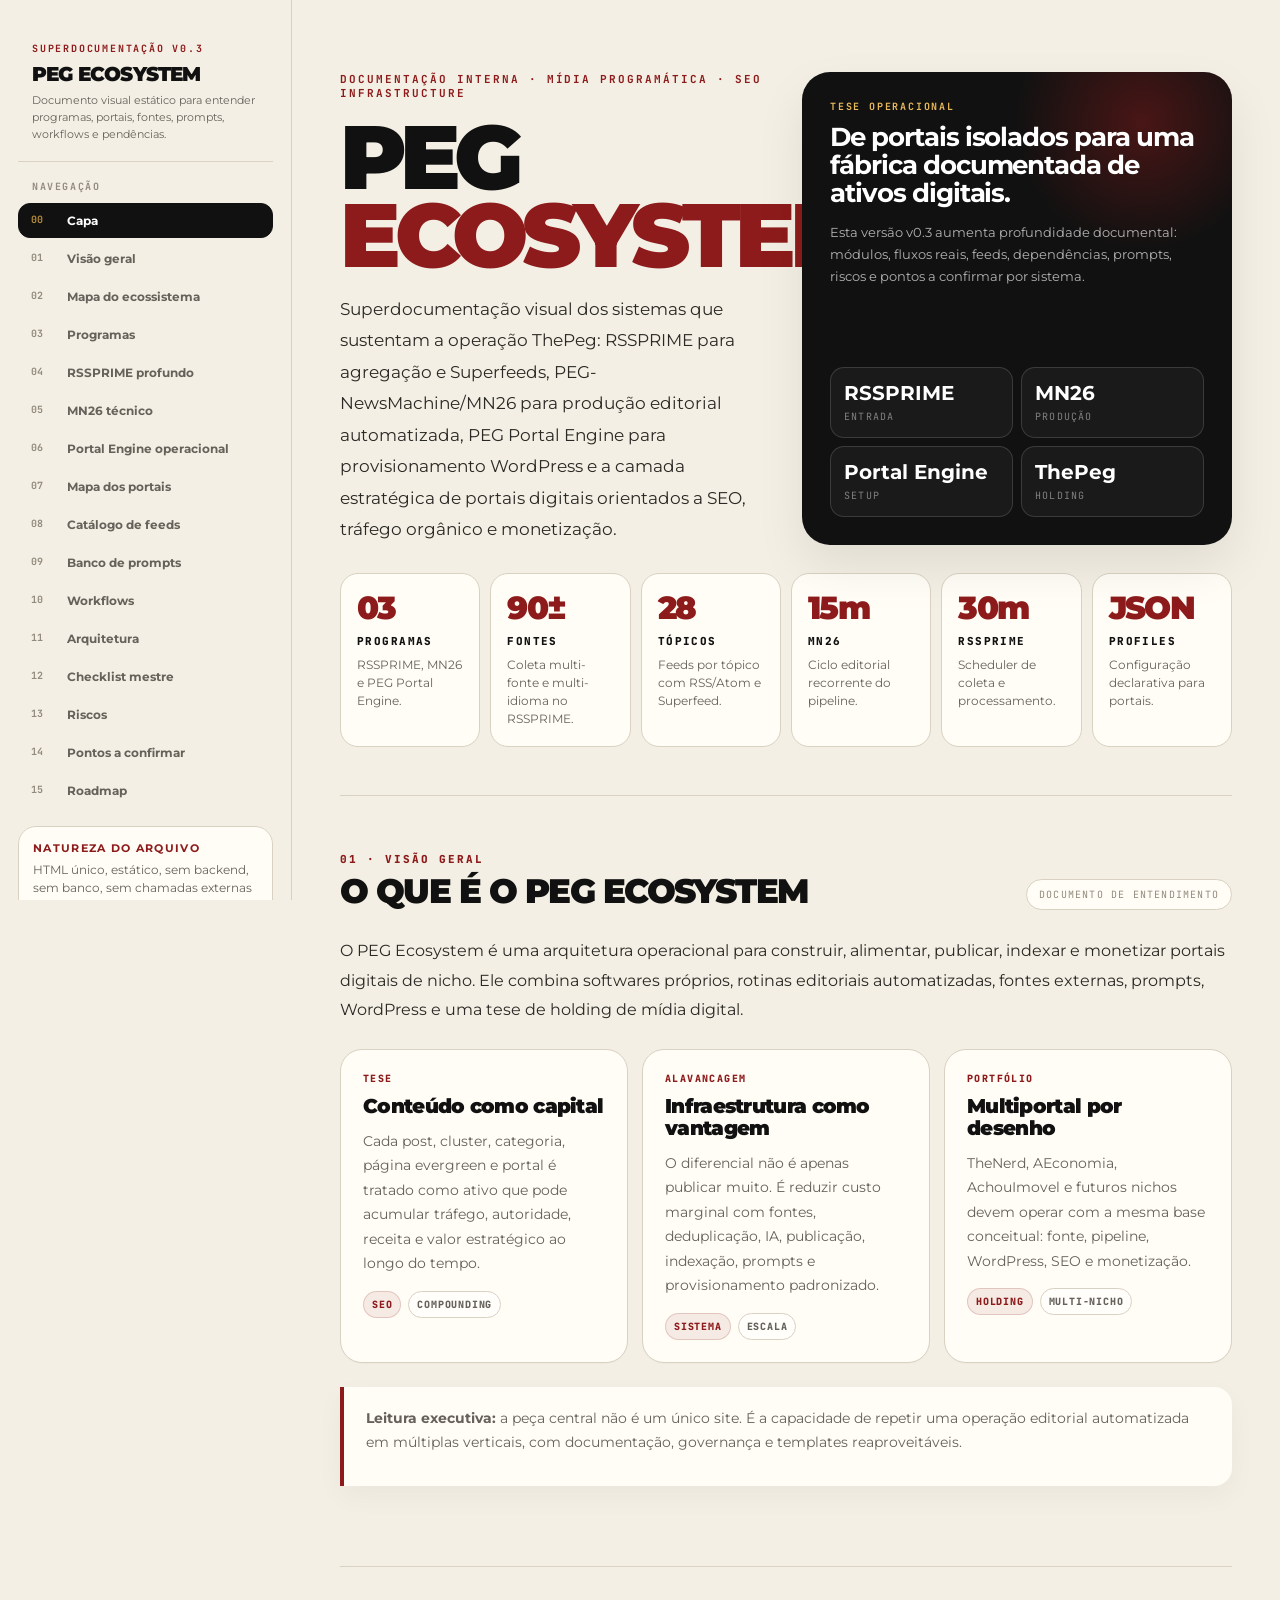
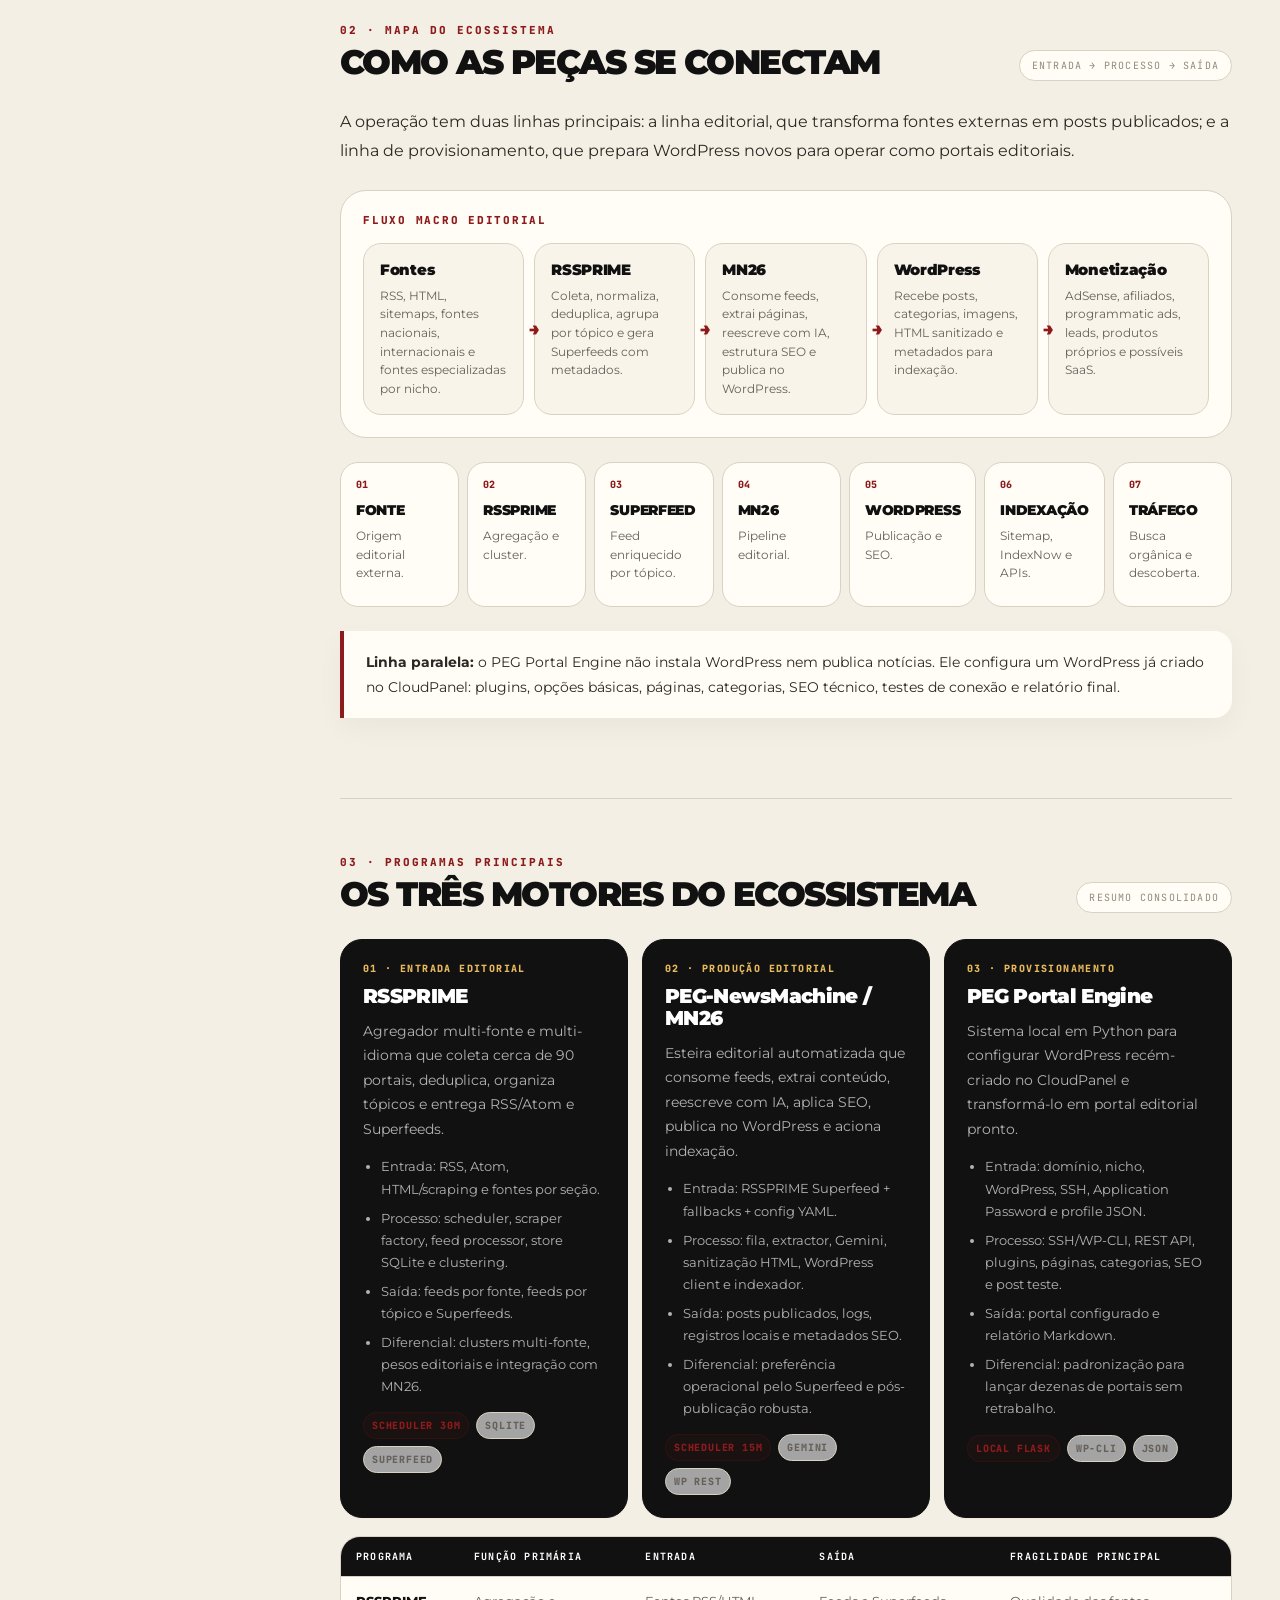
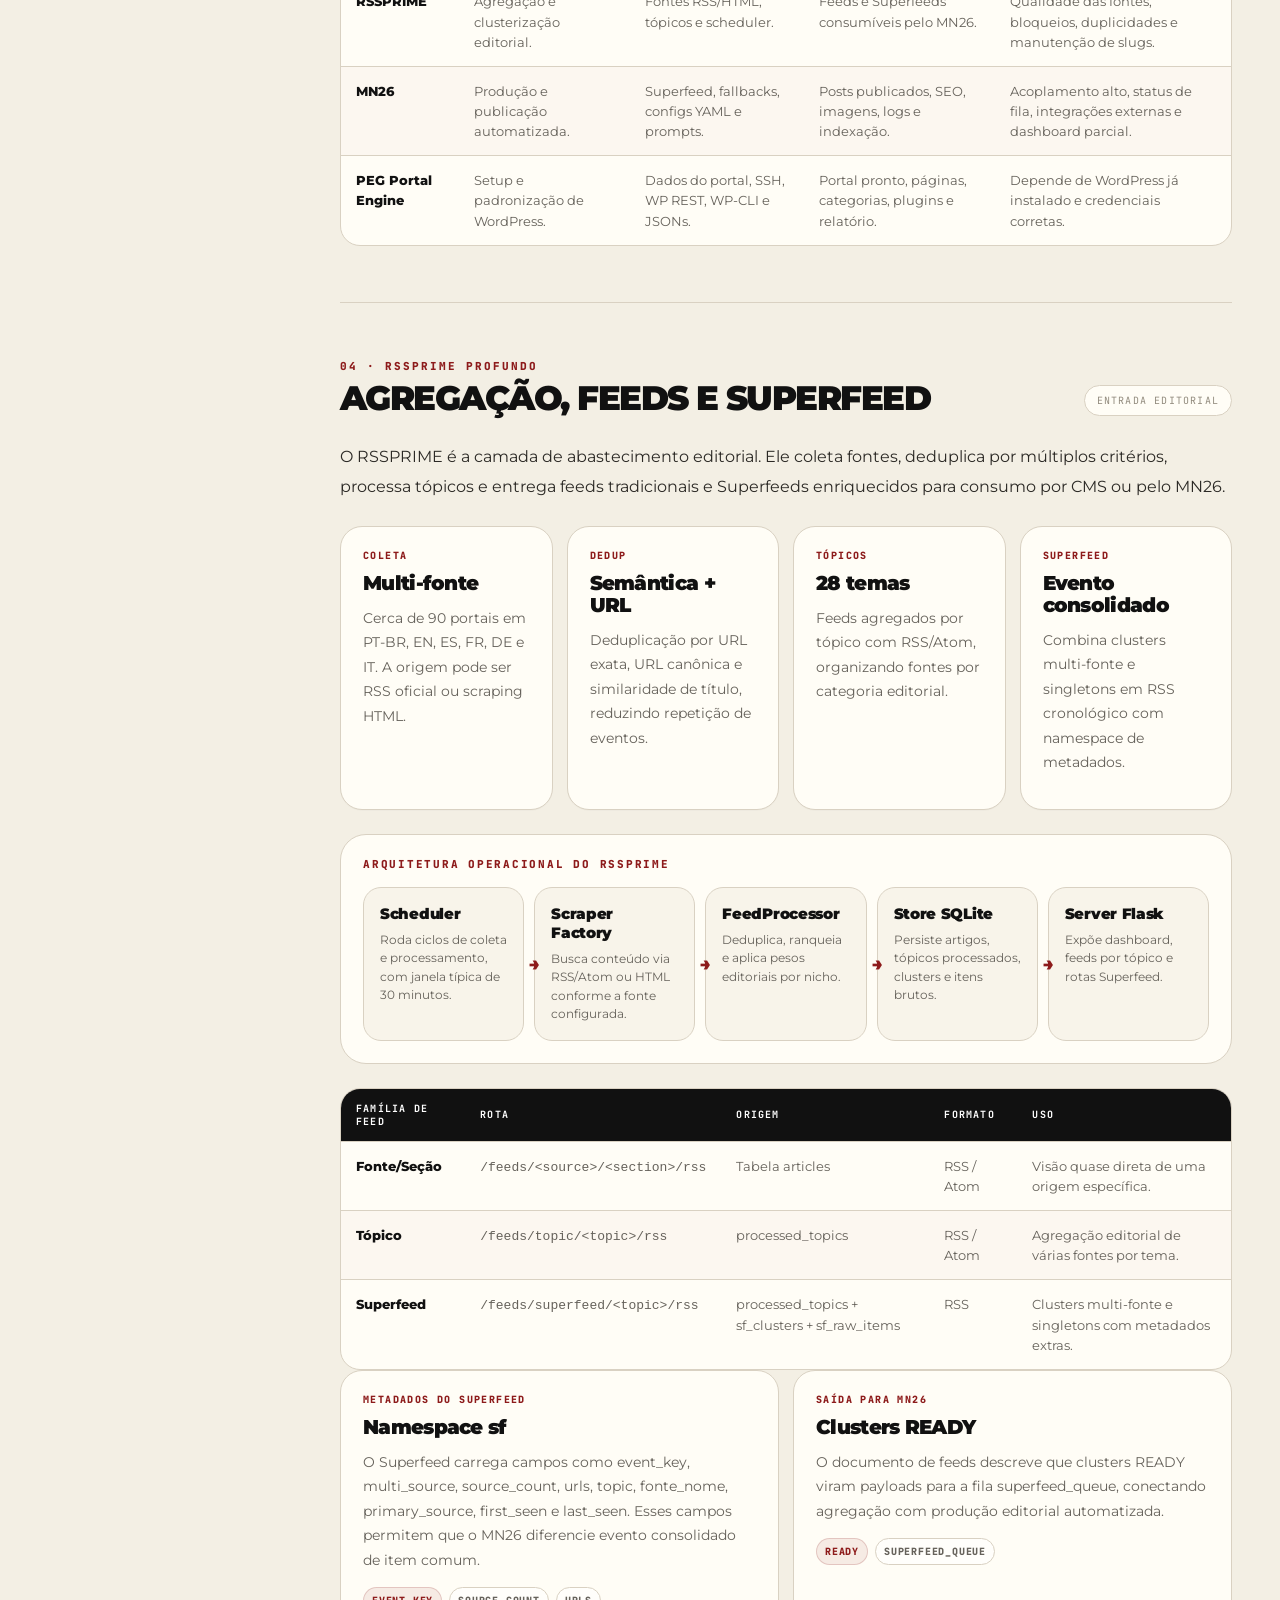
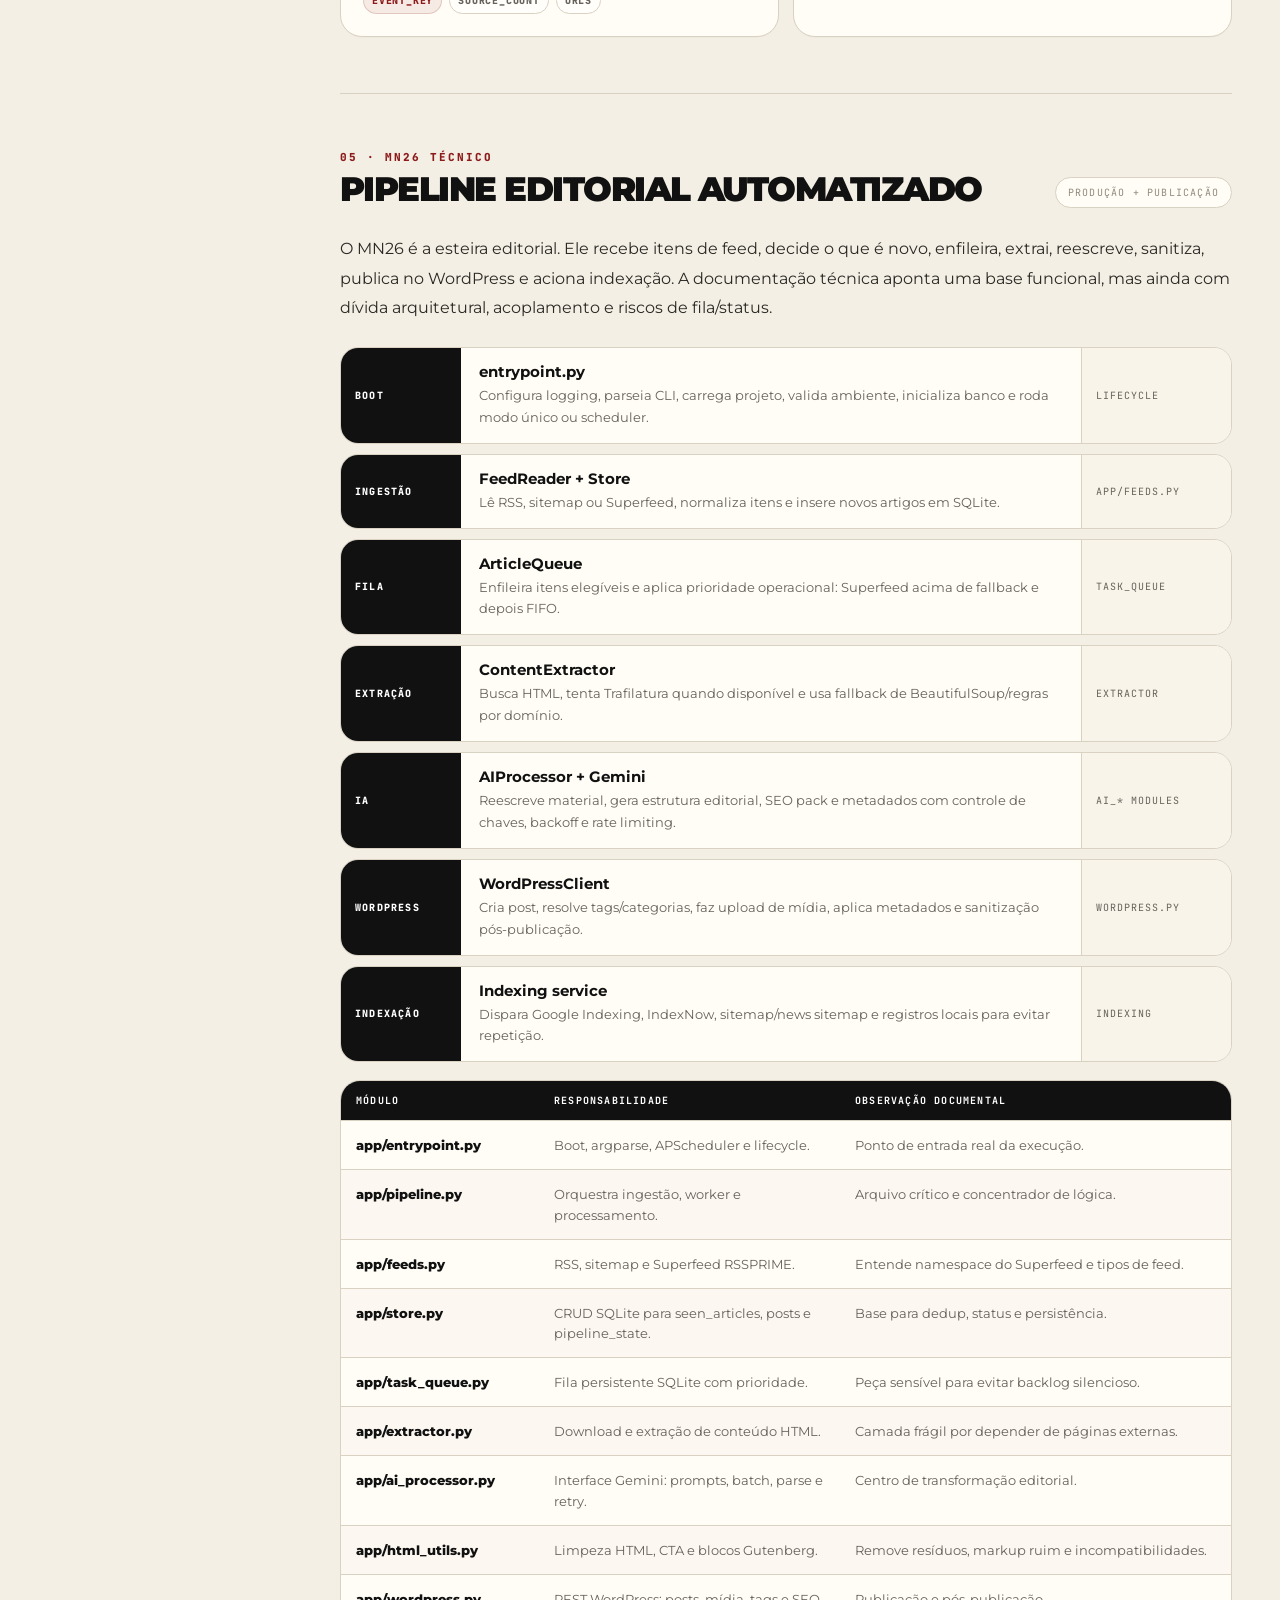
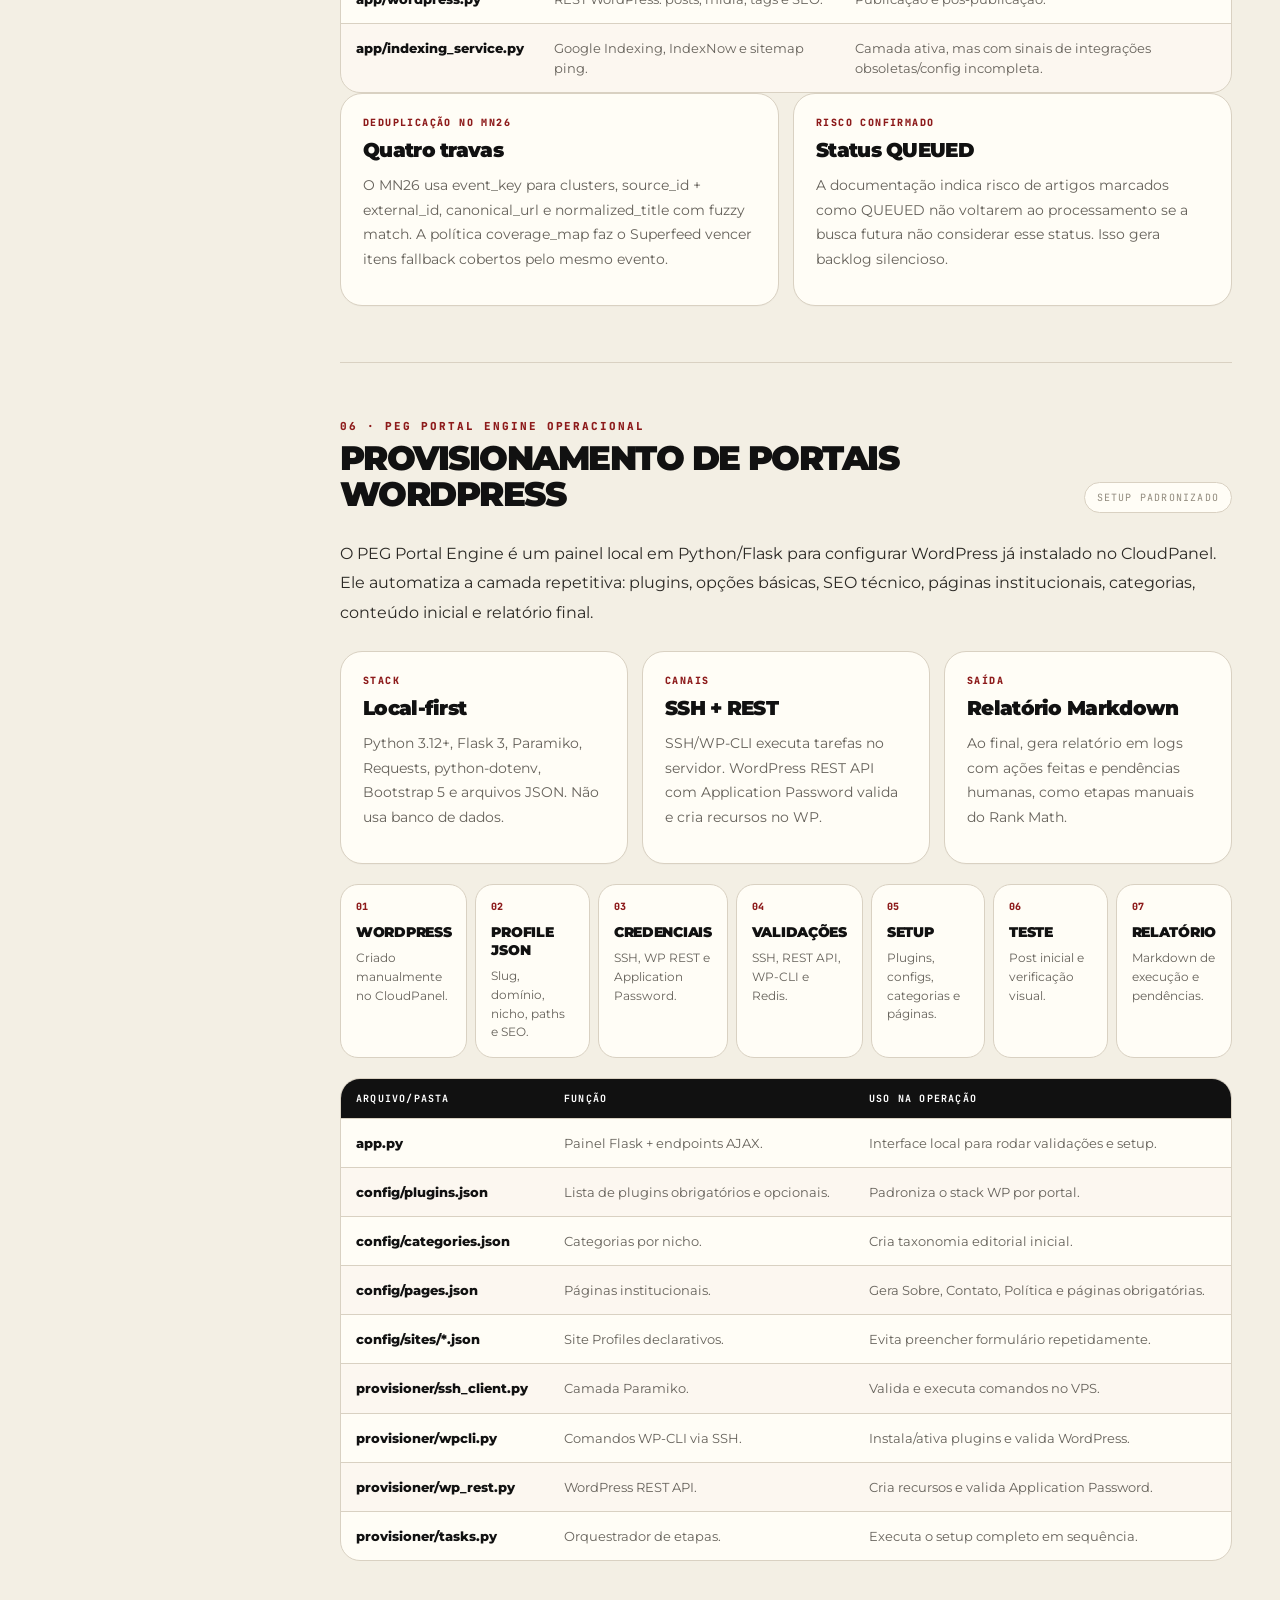
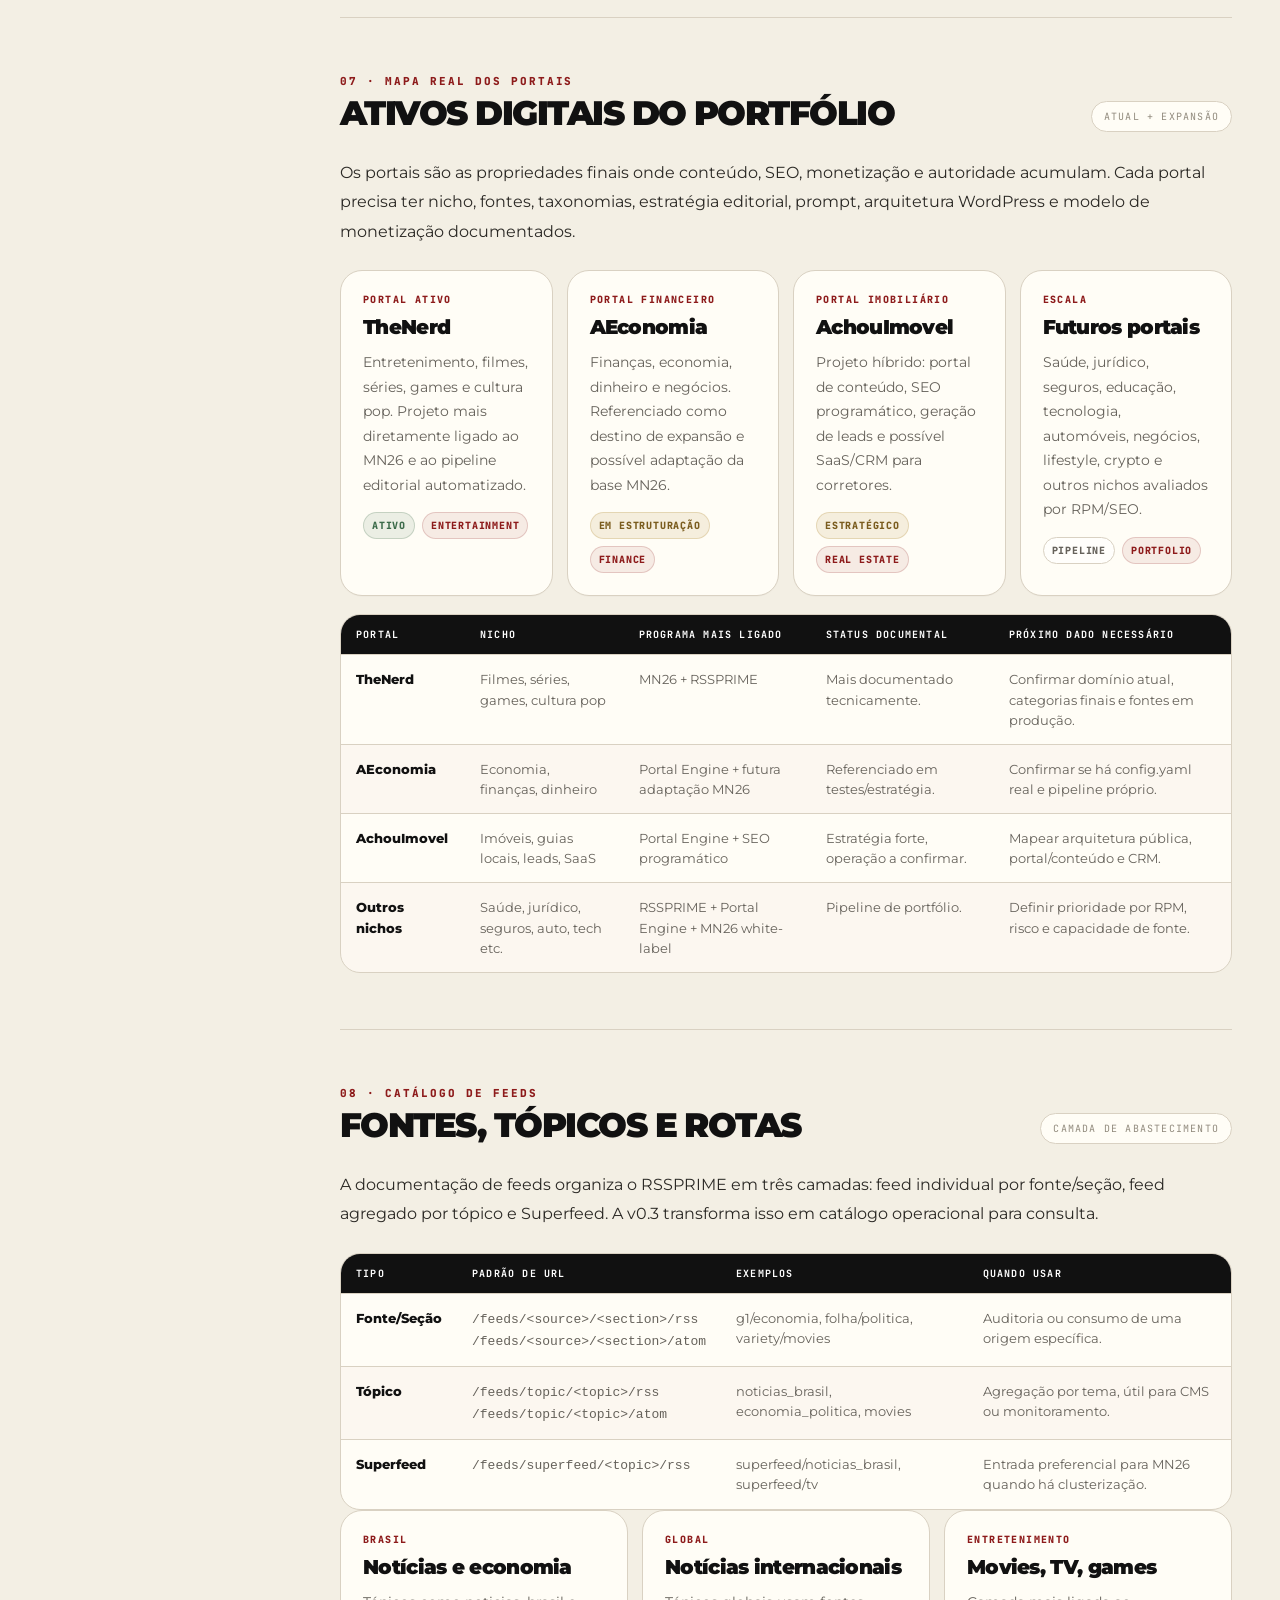
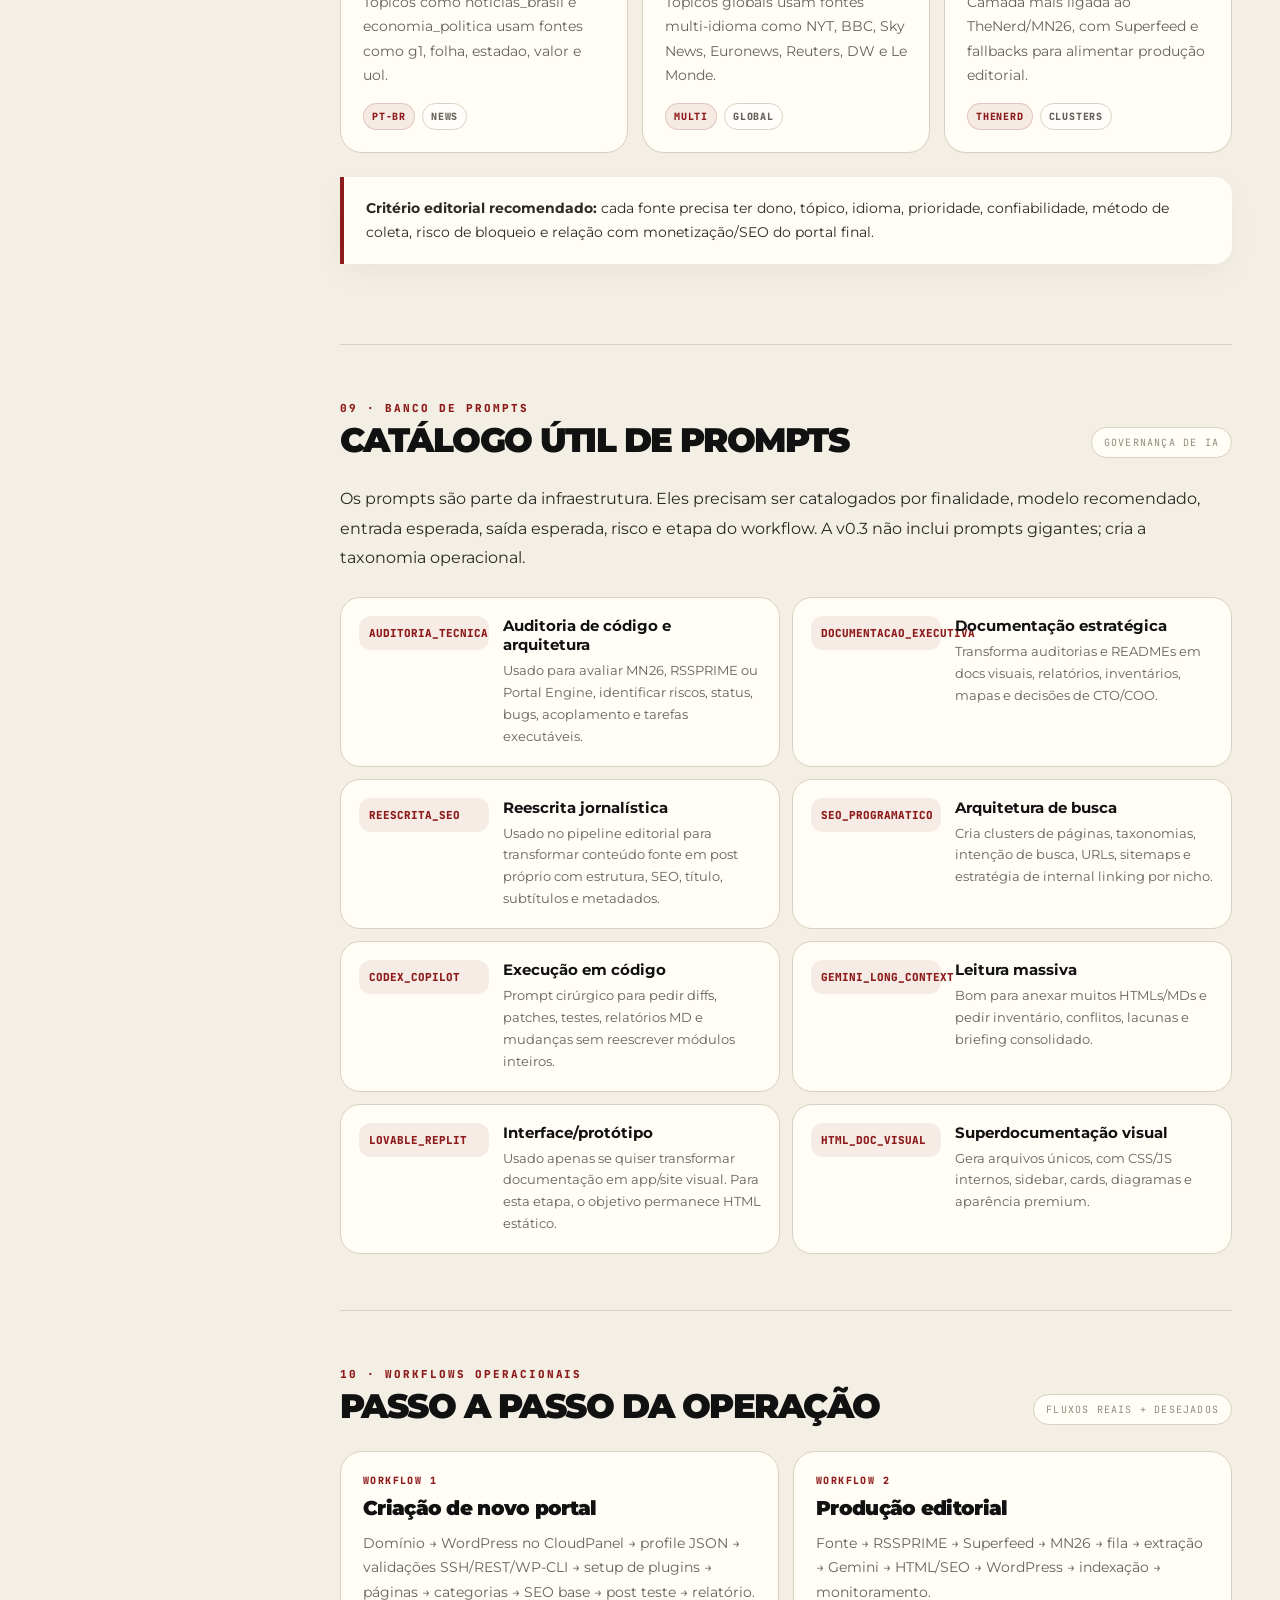
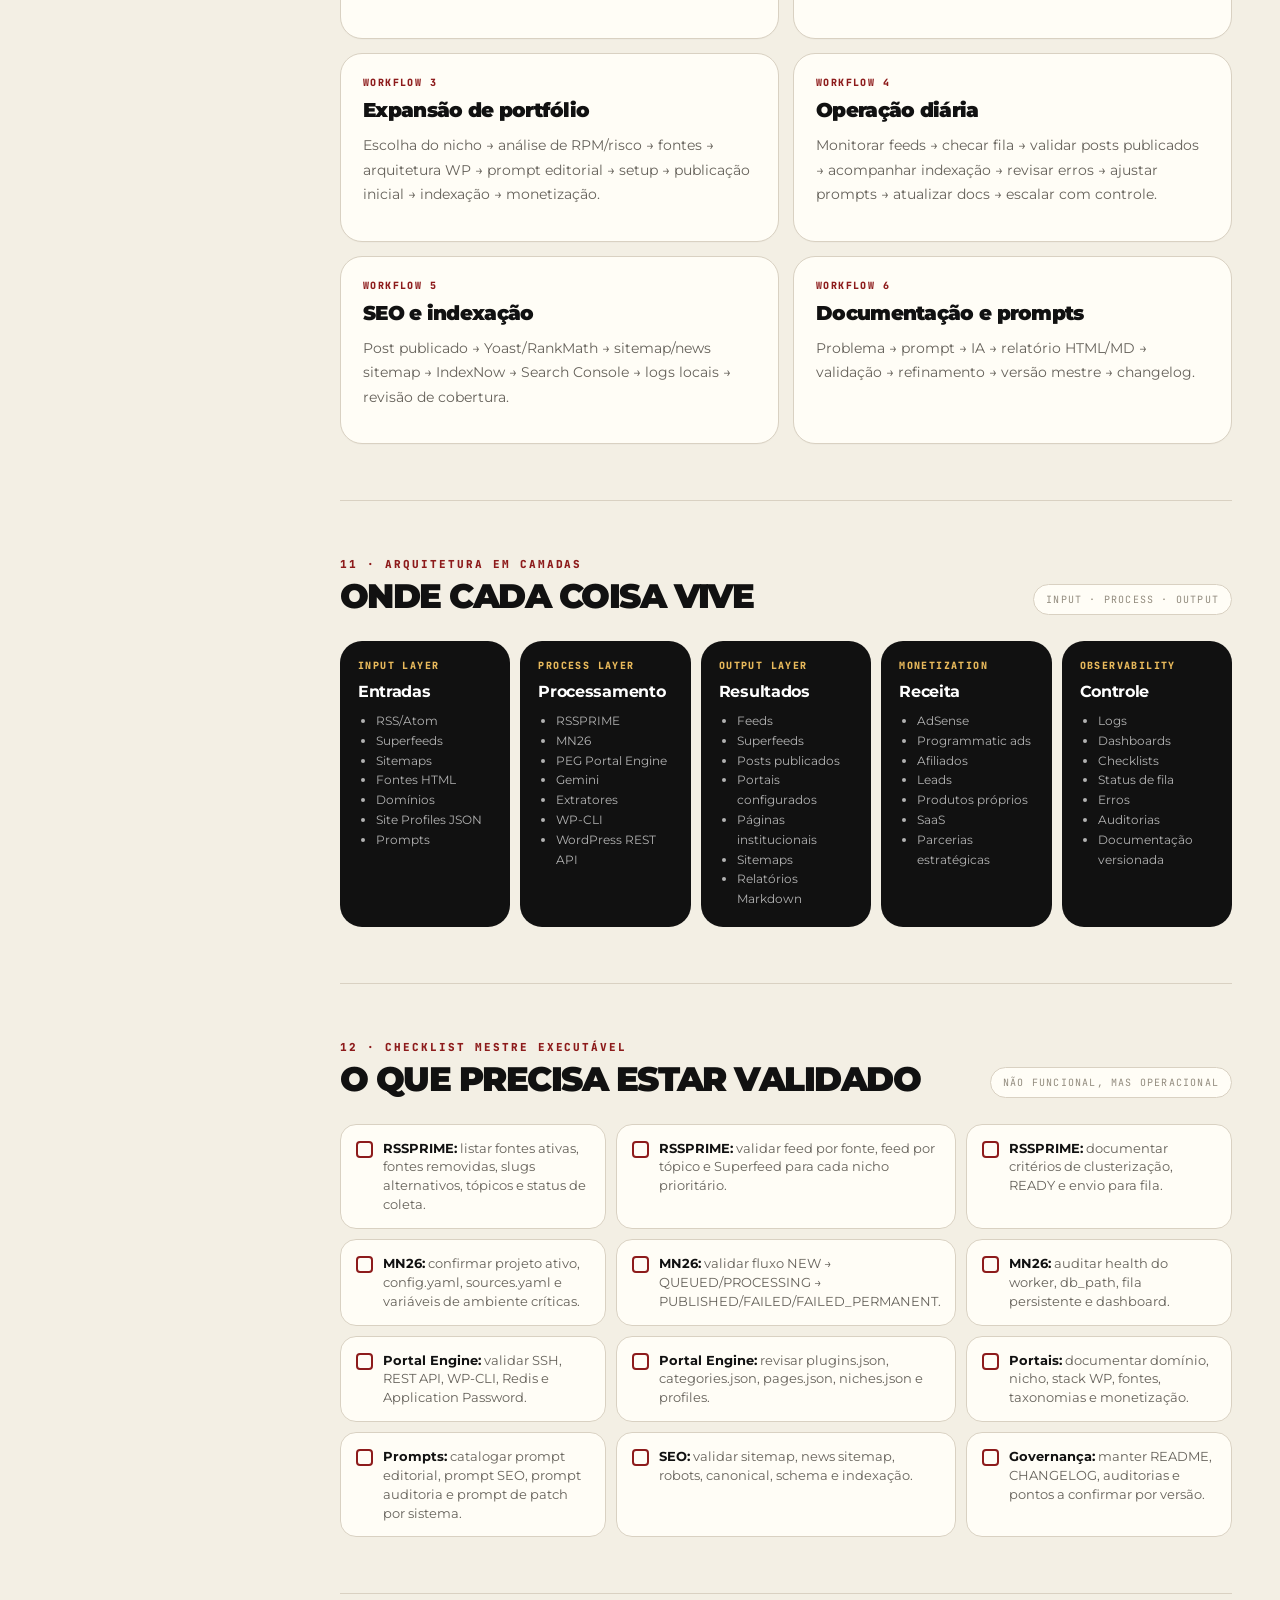
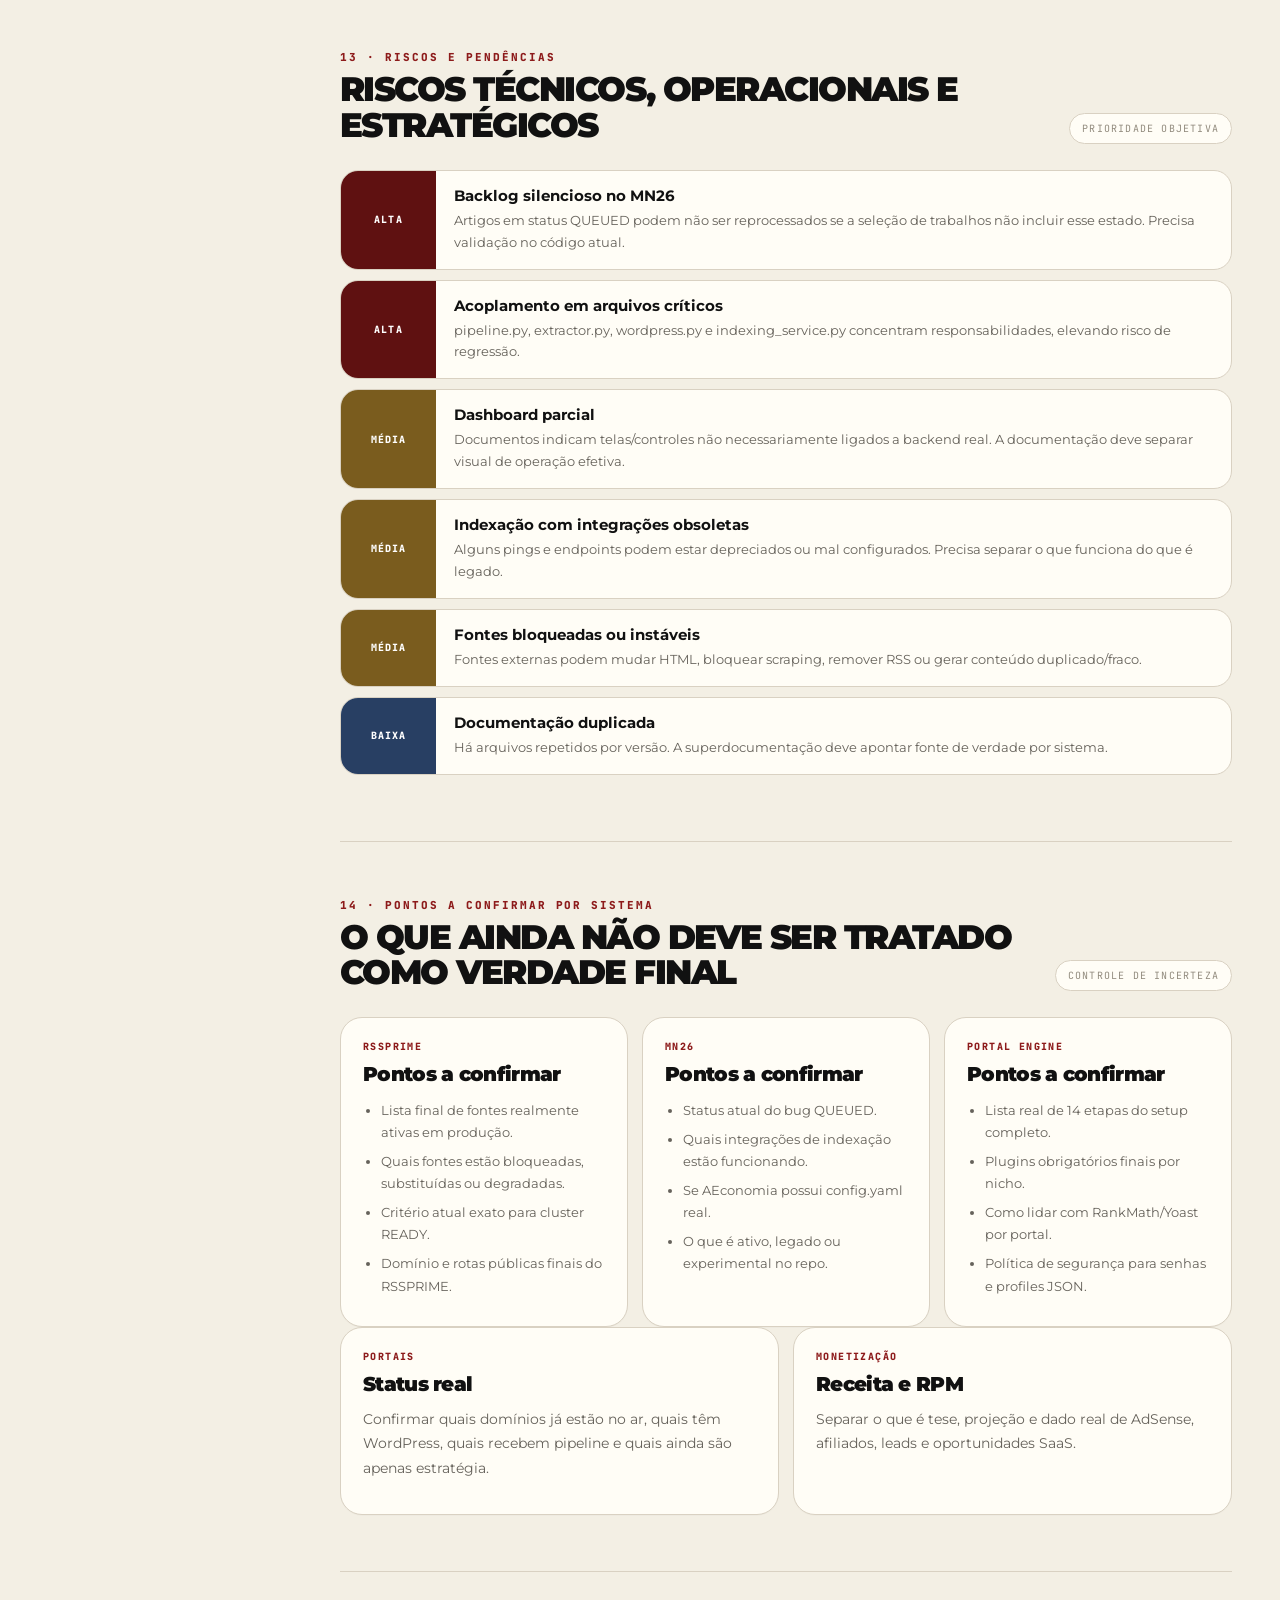
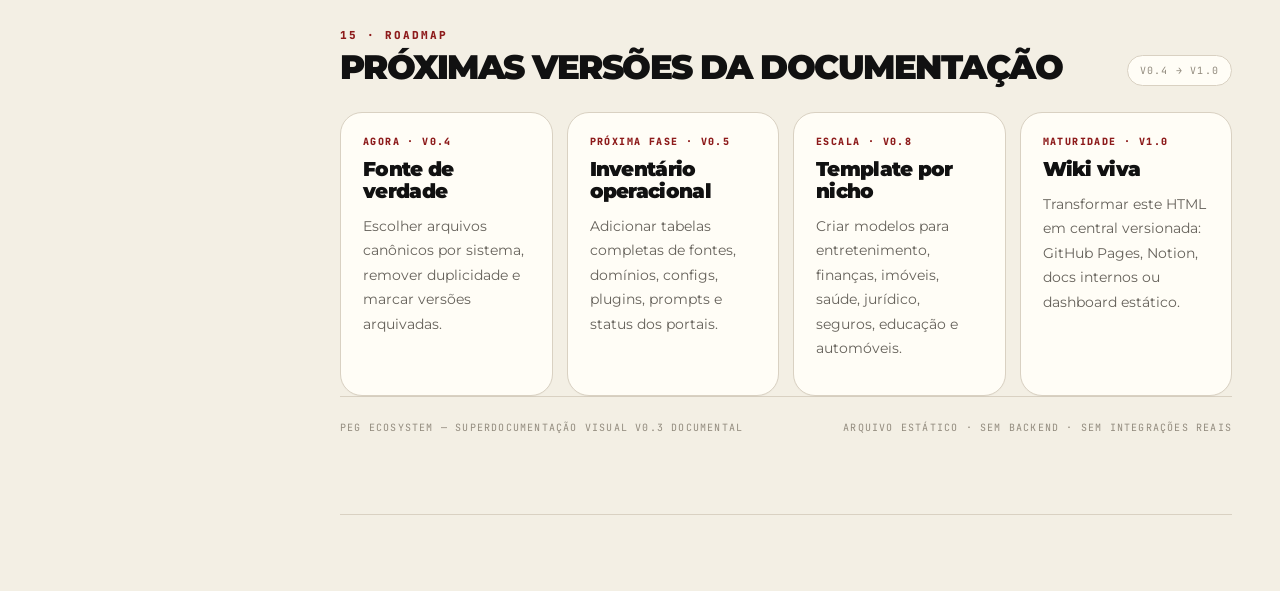
<file: peg_ecosystem_superdocumentacao_visual_v03_documental.html>
<!DOCTYPE html>
<html lang="pt-BR">
<head>
<meta charset="UTF-8" />
<meta name="viewport" content="width=device-width, initial-scale=1.0" />
<title>PEG Ecosystem — Superdocumentação Visual v0.3</title>
<link rel="preconnect" href="https://fonts.googleapis.com">
<link href="https://fonts.googleapis.com/css2?family=Montserrat:wght@300;400;500;600;700;800;900&family=JetBrains+Mono:wght@400;500;600;700&display=swap" rel="stylesheet">
<style>
:root{
  --cream:#F3EFE4;
  --paper:#FFFDF6;
  --paper2:#F8F4EA;
  --ink:#111111;
  --muted:#66625B;
  --muted2:#928B7E;
  --line:#D9D1C2;
  --red:#8D1B1B;
  --red2:#5F1111;
  --redBg:rgba(141,27,27,.08);
  --gold:#B48A3B;
  --green:#3C6B4A;
  --blue:#283F63;
  --shadow:0 22px 50px rgba(17,17,17,.08);
  --mono:'JetBrains Mono', monospace;
  --font:'Montserrat', sans-serif;
}
*{box-sizing:border-box}
html{scroll-behavior:smooth}
body{margin:0;background:var(--cream);color:var(--ink);font-family:var(--font);-webkit-font-smoothing:antialiased}
#progress{position:fixed;top:0;left:0;height:3px;background:linear-gradient(90deg,var(--red),var(--gold));width:0;z-index:999}
.layout{display:grid;grid-template-columns:292px minmax(0,1fr);max-width:1560px;margin:0 auto}
.sidebar{position:sticky;top:0;height:100vh;padding:28px 18px;border-right:1px solid var(--line);background:rgba(243,239,228,.92);backdrop-filter:blur(10px);overflow:auto}
.brand{padding:14px 14px 18px;border-bottom:1px solid var(--line);margin-bottom:18px}
.brand .k{font-family:var(--mono);font-size:10px;letter-spacing:.18em;text-transform:uppercase;color:var(--red);font-weight:700}
.brand h1{font-size:20px;line-height:1;margin:9px 0 8px;font-weight:900;letter-spacing:-.04em;text-transform:uppercase}
.brand p{font-size:11px;color:var(--muted);line-height:1.55;margin:0}
.nav-title{font-family:var(--mono);font-size:10px;letter-spacing:.16em;text-transform:uppercase;color:var(--muted2);font-weight:700;margin:18px 14px 10px}
#nav{display:flex;flex-direction:column;gap:3px}
#nav a{display:grid;grid-template-columns:28px 1fr;gap:8px;align-items:center;text-decoration:none;color:var(--muted);font-size:12px;font-weight:700;padding:9px 12px;border-radius:12px;border:1px solid transparent;line-height:1.25}
#nav a span:first-child{font-family:var(--mono);font-size:10px;color:var(--muted2)}
#nav a:hover{background:rgba(255,255,255,.55);color:var(--ink)}
#nav a.active{background:var(--ink);color:#fff;border-color:var(--ink)}
#nav a.active span:first-child{color:var(--gold)}
.side-card{margin:18px 0 0;padding:14px;border:1px solid var(--line);background:var(--paper);border-radius:18px}
.side-card b{display:block;font-size:11px;text-transform:uppercase;letter-spacing:.12em;color:var(--red);margin-bottom:7px}
.side-card p{font-size:11.5px;color:var(--muted);line-height:1.55;margin:0}
main{min-width:0;padding:0 48px 80px}
.hero{padding:72px 0 48px;border-bottom:1px solid var(--line)}
.hero-grid{display:grid;grid-template-columns:minmax(0,1.2fr) 430px;gap:34px;align-items:stretch}
.eyebrow{font-family:var(--mono);font-size:11px;letter-spacing:.18em;text-transform:uppercase;color:var(--red);font-weight:700}
.hero h1{font-size:clamp(56px,7vw,106px);line-height:.87;letter-spacing:-.07em;text-transform:uppercase;margin:18px 0 20px;font-weight:900}
.hero h1 span{color:var(--red)}
.hero p{font-size:17px;line-height:1.85;color:#2b2925;max-width:880px;margin:0}
.hero-panel{background:var(--ink);color:#fff;border-radius:28px;padding:28px;box-shadow:var(--shadow);display:flex;flex-direction:column;justify-content:space-between;min-height:360px;position:relative;overflow:hidden}
.hero-panel:before{content:"";position:absolute;inset:-80px -40px auto auto;width:260px;height:260px;background:radial-gradient(circle,rgba(141,27,27,.45),transparent 70%);border-radius:50%}
.hero-panel .hp-label{font-family:var(--mono);font-size:10px;letter-spacing:.18em;color:#E8B95B;text-transform:uppercase;font-weight:700}
.hero-panel h3{font-size:26px;line-height:1.08;letter-spacing:-.04em;margin:10px 0 14px;position:relative}
.hero-panel p{color:rgba(255,255,255,.68);font-size:13px;line-height:1.7;position:relative}
.hp-row{display:grid;grid-template-columns:repeat(2,1fr);gap:8px;margin-top:22px;position:relative}
.hp-cell{border:1px solid rgba(255,255,255,.14);border-radius:14px;padding:13px;background:rgba(255,255,255,.04)}
.hp-cell b{display:block;font-size:20px;color:#fff}
.hp-cell span{font-size:10px;text-transform:uppercase;color:rgba(255,255,255,.45);font-family:var(--mono);letter-spacing:.12em}
.summary-grid{display:grid;grid-template-columns:repeat(6,1fr);gap:10px;margin-top:28px}
.kpi{background:var(--paper);border:1px solid var(--line);border-radius:18px;padding:18px 16px;min-height:130px}
.kpi-num{font-size:32px;font-weight:900;letter-spacing:-.05em;color:var(--red);line-height:1}
.kpi-label{font-size:11px;font-family:var(--mono);text-transform:uppercase;letter-spacing:.13em;color:var(--ink);font-weight:800;margin-top:10px}
.kpi-desc{font-size:12px;color:var(--muted);line-height:1.5;margin-top:8px}
.section{padding:56px 0;border-bottom:1px solid var(--line)}
.section-head{display:grid;grid-template-columns:minmax(0,1fr) auto;gap:20px;align-items:end;margin-bottom:26px}
.s-label{font-family:var(--mono);font-size:11px;letter-spacing:.18em;text-transform:uppercase;color:var(--red);font-weight:800;margin-bottom:8px}
h2{font-size:34px;line-height:1.05;letter-spacing:-.045em;margin:0;font-weight:900;text-transform:uppercase}
.s-note{font-family:var(--mono);font-size:10px;color:var(--muted2);text-transform:uppercase;letter-spacing:.12em;border:1px solid var(--line);border-radius:999px;padding:8px 12px;background:var(--paper)}
.lead{font-size:16px;line-height:1.85;color:#2b2925;max-width:980px;margin:0 0 24px}
p{font-size:14px;line-height:1.75;color:var(--muted);margin:0 0 12px}
.grid-2{display:grid;grid-template-columns:repeat(2,1fr);gap:14px}
.grid-3{display:grid;grid-template-columns:repeat(3,1fr);gap:14px}
.grid-4{display:grid;grid-template-columns:repeat(4,1fr);gap:14px}
.card{background:var(--paper);border:1px solid var(--line);border-radius:22px;padding:22px;box-shadow:0 1px 0 rgba(17,17,17,.02)}
.card.dark{background:var(--ink);color:#fff;border-color:var(--ink)}
.card.dark p,.card.dark li{color:rgba(255,255,255,.68)}
.card.dark h3{color:#fff}
.mini{font-family:var(--mono);font-size:10px;text-transform:uppercase;letter-spacing:.14em;color:var(--red);font-weight:800;margin-bottom:10px}
.card.dark .mini{color:#E8B95B}
.card h3{font-size:20px;line-height:1.1;letter-spacing:-.035em;margin:0 0 12px;font-weight:900}
.card ul{padding-left:18px;margin:14px 0 0}
.card li{font-size:13px;line-height:1.7;margin-bottom:7px;color:var(--muted)}
.badges{display:flex;flex-wrap:wrap;gap:7px;margin-top:15px}
.badge{font-family:var(--mono);font-size:10px;text-transform:uppercase;letter-spacing:.08em;font-weight:800;border:1px solid var(--line);border-radius:999px;padding:6px 8px;background:rgba(255,255,255,.62);color:var(--muted)}
.badge.red{background:var(--redBg);border-color:rgba(141,27,27,.18);color:var(--red)}
.badge.ok{background:rgba(60,107,74,.10);border-color:rgba(60,107,74,.22);color:var(--green)}
.badge.warn{background:rgba(180,138,59,.13);border-color:rgba(180,138,59,.25);color:#7a5c1e}
.badge.blue{background:rgba(40,63,99,.10);border-color:rgba(40,63,99,.20);color:var(--blue)}
.quote,.note{border-left:4px solid var(--red);background:var(--paper);border-radius:0 18px 18px 0;padding:19px 22px;margin:24px 0;color:#2b2925;box-shadow:0 10px 28px rgba(17,17,17,.04)}
.quote p,.note{font-size:14px;line-height:1.75}
.table-wrap{overflow:auto;border:1px solid var(--line);border-radius:20px;background:var(--paper);margin:18px 0 0}
table{border-collapse:collapse;width:100%;min-width:800px}
th{background:var(--ink);color:#fff;font-family:var(--mono);font-size:10px;text-transform:uppercase;letter-spacing:.12em;text-align:left;padding:13px 15px}
td{font-size:13px;line-height:1.55;color:var(--muted);padding:14px 15px;border-top:1px solid var(--line);vertical-align:top}
td:first-child{font-weight:800;color:var(--ink)}
tbody tr:nth-child(even){background:rgba(141,27,27,.025)}
.diagram{background:var(--paper);border:1px solid var(--line);border-radius:26px;padding:22px;margin:24px 0}
.diagram-title{font-family:var(--mono);font-size:11px;text-transform:uppercase;letter-spacing:.16em;color:var(--red);font-weight:900;margin-bottom:16px}
.diagram-grid{display:grid;grid-template-columns:repeat(5,1fr);gap:10px}
.dbox{border:1px solid var(--line);background:var(--paper2);border-radius:18px;padding:16px;position:relative}
.dbox:not(:last-child):after{content:"→";position:absolute;right:-17px;top:50%;transform:translateY(-50%);color:var(--red);font-weight:900;font-size:18px;z-index:2}
.dbox h4{font-size:15px;margin:0 0 8px;font-weight:900;letter-spacing:-.02em}
.dbox p{font-size:12px;line-height:1.55;margin:0}
.flow{display:grid;grid-template-columns:repeat(7,1fr);gap:8px;margin:20px 0}
.step{background:var(--paper);border:1px solid var(--line);border-radius:18px;padding:15px;min-height:145px}
.step-num{font-family:var(--mono);font-size:10px;color:var(--red);font-weight:900;margin-bottom:10px}
.step-title{font-size:14px;font-weight:900;text-transform:uppercase;letter-spacing:-.02em;margin-bottom:8px}
.step-desc{font-size:12px;color:var(--muted);line-height:1.55}
.layer-grid{display:grid;grid-template-columns:repeat(5,1fr);gap:10px}
.layer{background:var(--ink);color:#fff;border-radius:22px;padding:18px;min-height:245px}
.layer h3{margin:0 0 10px;font-size:16px;letter-spacing:-.02em}
.layer .mini{color:#E8B95B}
.layer ul{padding-left:18px;margin:0}
.layer li{font-size:12px;line-height:1.65;color:rgba(255,255,255,.68)}
.check-grid{display:grid;grid-template-columns:repeat(3,1fr);gap:10px}
.check{background:var(--paper);border:1px solid var(--line);border-radius:16px;padding:14px 14px 14px 42px;position:relative;font-size:13px;line-height:1.45;color:var(--muted)}
.check:before{content:"";position:absolute;left:15px;top:16px;width:13px;height:13px;border-radius:4px;border:2px solid var(--red)}
.check b{color:var(--ink)}
.prompt-grid{display:grid;grid-template-columns:repeat(2,1fr);gap:12px}
.prompt-card{background:var(--paper);border:1px solid var(--line);border-radius:20px;padding:18px;display:grid;grid-template-columns:130px 1fr;gap:14px}
.prompt-card code{font-family:var(--mono);font-size:11px;color:var(--red);font-weight:800;background:var(--redBg);border-radius:12px;padding:10px;align-self:start}
.prompt-card h4{margin:0 0 6px;font-size:15px}
.prompt-card p{font-size:12.5px;margin:0}
.risk{display:grid;grid-template-columns:95px 1fr;gap:0;border:1px solid var(--line);border-radius:18px;overflow:hidden;background:var(--paper);margin-bottom:10px}
.risk .sev{background:var(--ink);color:#fff;font-family:var(--mono);font-size:10px;text-transform:uppercase;letter-spacing:.12em;font-weight:900;display:flex;align-items:center;justify-content:center;padding:12px}
.risk .sev.high{background:var(--red2)}
.risk .sev.mid{background:#7a5c1e}
.risk .sev.low{background:var(--blue)}
.risk .body{padding:15px 18px}
.risk h4{margin:0 0 5px;font-size:15px}
.risk p{font-size:12.5px;margin:0}
.timeline{display:grid;gap:10px}
.trow{display:grid;grid-template-columns:120px 1fr 150px;border:1px solid var(--line);background:var(--paper);border-radius:18px;overflow:hidden}
.trow .phase{background:var(--ink);color:#fff;font-family:var(--mono);font-size:10px;text-transform:uppercase;letter-spacing:.12em;font-weight:900;display:flex;align-items:center;padding:14px}
.trow .detail{padding:14px 18px}
.trow .detail h4{margin:0 0 4px;font-size:15px}
.trow .detail p{font-size:12.5px;margin:0}
.trow .owner{padding:14px;background:var(--paper2);border-left:1px solid var(--line);font-family:var(--mono);font-size:10px;text-transform:uppercase;letter-spacing:.1em;color:var(--muted);display:flex;align-items:center}
.cols{columns:2;column-gap:20px}
.codeblock{font-family:var(--mono);font-size:12px;line-height:1.6;background:var(--ink);color:#fff;padding:18px;border-radius:18px;overflow:auto;margin:16px 0}
.footer{display:flex;justify-content:space-between;gap:16px;border-top:1px solid var(--line);padding:24px 0;color:var(--muted2);font-family:var(--mono);font-size:10px;text-transform:uppercase;letter-spacing:.12em}
@media(max-width:1180px){
  .layout{grid-template-columns:1fr}.sidebar{position:relative;height:auto}.hero-grid{grid-template-columns:1fr}.summary-grid,.grid-4{grid-template-columns:repeat(2,1fr)}main{padding:0 24px 70px}.diagram-grid,.layer-grid{grid-template-columns:1fr}.dbox:after{display:none}.flow{grid-template-columns:repeat(2,1fr)}.prompt-grid,.grid-3,.grid-2,.check-grid{grid-template-columns:1fr}.trow{grid-template-columns:1fr}.trow .owner{border-left:0;border-top:1px solid var(--line)}}
@media(max-width:700px){.summary-grid{grid-template-columns:1fr}.hero h1{font-size:54px}.section-head{grid-template-columns:1fr}.flow{grid-template-columns:1fr}.prompt-card{grid-template-columns:1fr}}
</style>
</head>
<body>
<div id="progress"></div>
<div class="layout">
<aside class="sidebar">
  <div class="brand"><div class="k">Superdocumentação v0.3</div><h1>PEG Ecosystem</h1><p>Documento visual estático para entender programas, portais, fontes, prompts, workflows e pendências.</p></div>
  <div class="nav-title">Navegação</div>
  <nav id="nav">
    <a href="#topo"><span>00</span><span>Capa</span></a>
    <a href="#visao"><span>01</span><span>Visão geral</span></a>
    <a href="#mapa"><span>02</span><span>Mapa do ecossistema</span></a>
    <a href="#programas"><span>03</span><span>Programas</span></a>
    <a href="#rssprime"><span>04</span><span>RSSPRIME profundo</span></a>
    <a href="#mn26"><span>05</span><span>MN26 técnico</span></a>
    <a href="#portal-engine"><span>06</span><span>Portal Engine operacional</span></a>
    <a href="#portais"><span>07</span><span>Mapa dos portais</span></a>
    <a href="#fontes"><span>08</span><span>Catálogo de feeds</span></a>
    <a href="#prompts"><span>09</span><span>Banco de prompts</span></a>
    <a href="#workflows"><span>10</span><span>Workflows</span></a>
    <a href="#camadas"><span>11</span><span>Arquitetura</span></a>
    <a href="#checklist"><span>12</span><span>Checklist mestre</span></a>
    <a href="#riscos"><span>13</span><span>Riscos</span></a>
    <a href="#confirmar"><span>14</span><span>Pontos a confirmar</span></a>
    <a href="#roadmap"><span>15</span><span>Roadmap</span></a>
  </nav>
  <div class="side-card"><b>Natureza do arquivo</b><p>HTML único, estático, sem backend, sem banco, sem chamadas externas obrigatórias além da fonte.</p></div>
</aside>

<main>
<section class="hero" id="topo">
  <div class="hero-grid">
    <div>
      <div class="eyebrow">Documentação interna · mídia programática · SEO infrastructure</div>
      <h1>PEG <span>ECOSYSTEM</span></h1>
      <p>Superdocumentação visual dos sistemas que sustentam a operação ThePeg: RSSPRIME para agregação e Superfeeds, PEG-NewsMachine/MN26 para produção editorial automatizada, PEG Portal Engine para provisionamento WordPress e a camada estratégica de portais digitais orientados a SEO, tráfego orgânico e monetização.</p>
    </div>
    <aside class="hero-panel">
      <div>
        <div class="hp-label">Tese operacional</div>
        <h3>De portais isolados para uma fábrica documentada de ativos digitais.</h3>
        <p>Esta versão v0.3 aumenta profundidade documental: módulos, fluxos reais, feeds, dependências, prompts, riscos e pontos a confirmar por sistema.</p>
      </div>
      <div class="hp-row">
        <div class="hp-cell"><b>RSSPRIME</b><span>entrada</span></div>
        <div class="hp-cell"><b>MN26</b><span>produção</span></div>
        <div class="hp-cell"><b>Portal Engine</b><span>setup</span></div>
        <div class="hp-cell"><b>ThePeg</b><span>holding</span></div>
      </div>
    </aside>
  </div>
  <div class="summary-grid">
    <div class="kpi"><div class="kpi-num">03</div><div class="kpi-label">Programas</div><div class="kpi-desc">RSSPRIME, MN26 e PEG Portal Engine.</div></div>
    <div class="kpi"><div class="kpi-num">90±</div><div class="kpi-label">Fontes</div><div class="kpi-desc">Coleta multi-fonte e multi-idioma no RSSPRIME.</div></div>
    <div class="kpi"><div class="kpi-num">28</div><div class="kpi-label">Tópicos</div><div class="kpi-desc">Feeds por tópico com RSS/Atom e Superfeed.</div></div>
    <div class="kpi"><div class="kpi-num">15m</div><div class="kpi-label">MN26</div><div class="kpi-desc">Ciclo editorial recorrente do pipeline.</div></div>
    <div class="kpi"><div class="kpi-num">30m</div><div class="kpi-label">RSSPRIME</div><div class="kpi-desc">Scheduler de coleta e processamento.</div></div>
    <div class="kpi"><div class="kpi-num">JSON</div><div class="kpi-label">Profiles</div><div class="kpi-desc">Configuração declarativa para portais.</div></div>
  </div>
</section>

<section class="section" id="visao">
  <div class="section-head"><div><div class="s-label">01 · Visão Geral</div><h2>O que é o PEG Ecosystem</h2></div><div class="s-note">Documento de entendimento</div></div>
  <p class="lead">O PEG Ecosystem é uma arquitetura operacional para construir, alimentar, publicar, indexar e monetizar portais digitais de nicho. Ele combina softwares próprios, rotinas editoriais automatizadas, fontes externas, prompts, WordPress e uma tese de holding de mídia digital.</p>
  <div class="grid-3">
    <div class="card"><div class="mini">Tese</div><h3>Conteúdo como capital</h3><p>Cada post, cluster, categoria, página evergreen e portal é tratado como ativo que pode acumular tráfego, autoridade, receita e valor estratégico ao longo do tempo.</p><div class="badges"><span class="badge red">SEO</span><span class="badge">Compounding</span></div></div>
    <div class="card"><div class="mini">Alavancagem</div><h3>Infraestrutura como vantagem</h3><p>O diferencial não é apenas publicar muito. É reduzir custo marginal com fontes, deduplicação, IA, publicação, indexação, prompts e provisionamento padronizado.</p><div class="badges"><span class="badge red">Sistema</span><span class="badge">Escala</span></div></div>
    <div class="card"><div class="mini">Portfólio</div><h3>Multiportal por desenho</h3><p>TheNerd, AEconomia, AchouImovel e futuros nichos devem operar com a mesma base conceitual: fonte, pipeline, WordPress, SEO e monetização.</p><div class="badges"><span class="badge red">Holding</span><span class="badge">Multi-nicho</span></div></div>
  </div>
  <div class="quote"><p><b>Leitura executiva:</b> a peça central não é um único site. É a capacidade de repetir uma operação editorial automatizada em múltiplas verticais, com documentação, governança e templates reaproveitáveis.</p></div>
</section>

<section class="section" id="mapa">
  <div class="section-head"><div><div class="s-label">02 · Mapa do Ecossistema</div><h2>Como as peças se conectam</h2></div><div class="s-note">Entrada → processo → saída</div></div>
  <p class="lead">A operação tem duas linhas principais: a linha editorial, que transforma fontes externas em posts publicados; e a linha de provisionamento, que prepara WordPress novos para operar como portais editoriais.</p>
  <div class="diagram"><div class="diagram-title">Fluxo macro editorial</div><div class="diagram-grid">
    <div class="dbox"><h4>Fontes</h4><p>RSS, HTML, sitemaps, fontes nacionais, internacionais e fontes especializadas por nicho.</p></div>
    <div class="dbox"><h4>RSSPRIME</h4><p>Coleta, normaliza, deduplica, agrupa por tópico e gera Superfeeds com metadados.</p></div>
    <div class="dbox"><h4>MN26</h4><p>Consome feeds, extrai páginas, reescreve com IA, estrutura SEO e publica no WordPress.</p></div>
    <div class="dbox"><h4>WordPress</h4><p>Recebe posts, categorias, imagens, HTML sanitizado e metadados para indexação.</p></div>
    <div class="dbox"><h4>Monetização</h4><p>AdSense, afiliados, programmatic ads, leads, produtos próprios e possíveis SaaS.</p></div>
  </div></div>
  <div class="flow">
    <div class="step"><div class="step-num">01</div><div class="step-title">Fonte</div><div class="step-desc">Origem editorial externa.</div></div>
    <div class="step"><div class="step-num">02</div><div class="step-title">RSSPRIME</div><div class="step-desc">Agregação e cluster.</div></div>
    <div class="step"><div class="step-num">03</div><div class="step-title">Superfeed</div><div class="step-desc">Feed enriquecido por tópico.</div></div>
    <div class="step"><div class="step-num">04</div><div class="step-title">MN26</div><div class="step-desc">Pipeline editorial.</div></div>
    <div class="step"><div class="step-num">05</div><div class="step-title">WordPress</div><div class="step-desc">Publicação e SEO.</div></div>
    <div class="step"><div class="step-num">06</div><div class="step-title">Indexação</div><div class="step-desc">Sitemap, IndexNow e APIs.</div></div>
    <div class="step"><div class="step-num">07</div><div class="step-title">Tráfego</div><div class="step-desc">Busca orgânica e descoberta.</div></div>
  </div>
  <div class="note"><b>Linha paralela:</b> o PEG Portal Engine não instala WordPress nem publica notícias. Ele configura um WordPress já criado no CloudPanel: plugins, opções básicas, páginas, categorias, SEO técnico, testes de conexão e relatório final.</div>
</section>

<section class="section" id="programas">
  <div class="section-head"><div><div class="s-label">03 · Programas Principais</div><h2>Os três motores do ecossistema</h2></div><div class="s-note">Resumo consolidado</div></div>
  <div class="grid-3">
    <div class="card dark"><div class="mini">01 · Entrada editorial</div><h3>RSSPRIME</h3><p>Agregador multi-fonte e multi-idioma que coleta cerca de 90 portais, deduplica, organiza tópicos e entrega RSS/Atom e Superfeeds.</p><ul><li>Entrada: RSS, Atom, HTML/scraping e fontes por seção.</li><li>Processo: scheduler, scraper factory, feed processor, store SQLite e clustering.</li><li>Saída: feeds por fonte, feeds por tópico e Superfeeds.</li><li>Diferencial: clusters multi-fonte, pesos editoriais e integração com MN26.</li></ul><div class="badges"><span class="badge red">Scheduler 30m</span><span class="badge">SQLite</span><span class="badge">Superfeed</span></div></div>
    <div class="card dark"><div class="mini">02 · Produção editorial</div><h3>PEG-NewsMachine / MN26</h3><p>Esteira editorial automatizada que consome feeds, extrai conteúdo, reescreve com IA, aplica SEO, publica no WordPress e aciona indexação.</p><ul><li>Entrada: RSSPRIME Superfeed + fallbacks + config YAML.</li><li>Processo: fila, extractor, Gemini, sanitização HTML, WordPress client e indexador.</li><li>Saída: posts publicados, logs, registros locais e metadados SEO.</li><li>Diferencial: preferência operacional pelo Superfeed e pós-publicação robusta.</li></ul><div class="badges"><span class="badge red">Scheduler 15m</span><span class="badge">Gemini</span><span class="badge">WP REST</span></div></div>
    <div class="card dark"><div class="mini">03 · Provisionamento</div><h3>PEG Portal Engine</h3><p>Sistema local em Python para configurar WordPress recém-criado no CloudPanel e transformá-lo em portal editorial pronto.</p><ul><li>Entrada: domínio, nicho, WordPress, SSH, Application Password e profile JSON.</li><li>Processo: SSH/WP-CLI, REST API, plugins, páginas, categorias, SEO e post teste.</li><li>Saída: portal configurado e relatório Markdown.</li><li>Diferencial: padronização para lançar dezenas de portais sem retrabalho.</li></ul><div class="badges"><span class="badge red">Local Flask</span><span class="badge">WP-CLI</span><span class="badge">JSON</span></div></div>
  </div>
  <div class="table-wrap"><table><thead><tr><th>Programa</th><th>Função primária</th><th>Entrada</th><th>Saída</th><th>Fragilidade principal</th></tr></thead><tbody>
    <tr><td>RSSPRIME</td><td>Agregação e clusterização editorial.</td><td>Fontes RSS/HTML, tópicos e scheduler.</td><td>Feeds e Superfeeds consumíveis pelo MN26.</td><td>Qualidade das fontes, bloqueios, duplicidades e manutenção de slugs.</td></tr>
    <tr><td>MN26</td><td>Produção e publicação automatizada.</td><td>Superfeed, fallbacks, configs YAML e prompts.</td><td>Posts publicados, SEO, imagens, logs e indexação.</td><td>Acoplamento alto, status de fila, integrações externas e dashboard parcial.</td></tr>
    <tr><td>PEG Portal Engine</td><td>Setup e padronização de WordPress.</td><td>Dados do portal, SSH, WP REST, WP-CLI e JSONs.</td><td>Portal pronto, páginas, categorias, plugins e relatório.</td><td>Depende de WordPress já instalado e credenciais corretas.</td></tr>
  </tbody></table></div>
</section>

<section class="section" id="rssprime">
  <div class="section-head"><div><div class="s-label">04 · RSSPRIME Profundo</div><h2>Agregação, feeds e Superfeed</h2></div><div class="s-note">Entrada editorial</div></div>
  <p class="lead">O RSSPRIME é a camada de abastecimento editorial. Ele coleta fontes, deduplica por múltiplos critérios, processa tópicos e entrega feeds tradicionais e Superfeeds enriquecidos para consumo por CMS ou pelo MN26.</p>
  <div class="grid-4">
    <div class="card"><div class="mini">Coleta</div><h3>Multi-fonte</h3><p>Cerca de 90 portais em PT-BR, EN, ES, FR, DE e IT. A origem pode ser RSS oficial ou scraping HTML.</p></div>
    <div class="card"><div class="mini">Dedup</div><h3>Semântica + URL</h3><p>Deduplicação por URL exata, URL canônica e similaridade de título, reduzindo repetição de eventos.</p></div>
    <div class="card"><div class="mini">Tópicos</div><h3>28 temas</h3><p>Feeds agregados por tópico com RSS/Atom, organizando fontes por categoria editorial.</p></div>
    <div class="card"><div class="mini">Superfeed</div><h3>Evento consolidado</h3><p>Combina clusters multi-fonte e singletons em RSS cronológico com namespace de metadados.</p></div>
  </div>
  <div class="diagram"><div class="diagram-title">Arquitetura operacional do RSSPRIME</div><div class="diagram-grid">
    <div class="dbox"><h4>Scheduler</h4><p>Roda ciclos de coleta e processamento, com janela típica de 30 minutos.</p></div>
    <div class="dbox"><h4>Scraper Factory</h4><p>Busca conteúdo via RSS/Atom ou HTML conforme a fonte configurada.</p></div>
    <div class="dbox"><h4>FeedProcessor</h4><p>Deduplica, ranqueia e aplica pesos editoriais por nicho.</p></div>
    <div class="dbox"><h4>Store SQLite</h4><p>Persiste artigos, tópicos processados, clusters e itens brutos.</p></div>
    <div class="dbox"><h4>Server Flask</h4><p>Expõe dashboard, feeds por tópico e rotas Superfeed.</p></div>
  </div></div>
  <div class="table-wrap"><table><thead><tr><th>Família de feed</th><th>Rota</th><th>Origem</th><th>Formato</th><th>Uso</th></tr></thead><tbody>
    <tr><td>Fonte/Seção</td><td><code>/feeds/&lt;source&gt;/&lt;section&gt;/rss</code></td><td>Tabela articles</td><td>RSS / Atom</td><td>Visão quase direta de uma origem específica.</td></tr>
    <tr><td>Tópico</td><td><code>/feeds/topic/&lt;topic&gt;/rss</code></td><td>processed_topics</td><td>RSS / Atom</td><td>Agregação editorial de várias fontes por tema.</td></tr>
    <tr><td>Superfeed</td><td><code>/feeds/superfeed/&lt;topic&gt;/rss</code></td><td>processed_topics + sf_clusters + sf_raw_items</td><td>RSS</td><td>Clusters multi-fonte e singletons com metadados extras.</td></tr>
  </tbody></table></div>
  <div class="grid-2">
    <div class="card"><div class="mini">Metadados do Superfeed</div><h3>Namespace sf</h3><p>O Superfeed carrega campos como event_key, multi_source, source_count, urls, topic, fonte_nome, primary_source, first_seen e last_seen. Esses campos permitem que o MN26 diferencie evento consolidado de item comum.</p><div class="badges"><span class="badge red">event_key</span><span class="badge">source_count</span><span class="badge">urls</span></div></div>
    <div class="card"><div class="mini">Saída para MN26</div><h3>Clusters READY</h3><p>O documento de feeds descreve que clusters READY viram payloads para a fila superfeed_queue, conectando agregação com produção editorial automatizada.</p><div class="badges"><span class="badge red">READY</span><span class="badge">superfeed_queue</span></div></div>
  </div>
</section>

<section class="section" id="mn26">
  <div class="section-head"><div><div class="s-label">05 · MN26 Técnico</div><h2>Pipeline editorial automatizado</h2></div><div class="s-note">Produção + publicação</div></div>
  <p class="lead">O MN26 é a esteira editorial. Ele recebe itens de feed, decide o que é novo, enfileira, extrai, reescreve, sanitiza, publica no WordPress e aciona indexação. A documentação técnica aponta uma base funcional, mas ainda com dívida arquitetural, acoplamento e riscos de fila/status.</p>
  <div class="timeline">
    <div class="trow"><div class="phase">Boot</div><div class="detail"><h4>entrypoint.py</h4><p>Configura logging, parseia CLI, carrega projeto, valida ambiente, inicializa banco e roda modo único ou scheduler.</p></div><div class="owner">Lifecycle</div></div>
    <div class="trow"><div class="phase">Ingestão</div><div class="detail"><h4>FeedReader + Store</h4><p>Lê RSS, sitemap ou Superfeed, normaliza itens e insere novos artigos em SQLite.</p></div><div class="owner">app/feeds.py</div></div>
    <div class="trow"><div class="phase">Fila</div><div class="detail"><h4>ArticleQueue</h4><p>Enfileira itens elegíveis e aplica prioridade operacional: Superfeed acima de fallback e depois FIFO.</p></div><div class="owner">task_queue</div></div>
    <div class="trow"><div class="phase">Extração</div><div class="detail"><h4>ContentExtractor</h4><p>Busca HTML, tenta Trafilatura quando disponível e usa fallback de BeautifulSoup/regras por domínio.</p></div><div class="owner">extractor</div></div>
    <div class="trow"><div class="phase">IA</div><div class="detail"><h4>AIProcessor + Gemini</h4><p>Reescreve material, gera estrutura editorial, SEO pack e metadados com controle de chaves, backoff e rate limiting.</p></div><div class="owner">ai_* modules</div></div>
    <div class="trow"><div class="phase">WordPress</div><div class="detail"><h4>WordPressClient</h4><p>Cria post, resolve tags/categorias, faz upload de mídia, aplica metadados e sanitização pós-publicação.</p></div><div class="owner">wordpress.py</div></div>
    <div class="trow"><div class="phase">Indexação</div><div class="detail"><h4>Indexing service</h4><p>Dispara Google Indexing, IndexNow, sitemap/news sitemap e registros locais para evitar repetição.</p></div><div class="owner">indexing</div></div>
  </div>
  <div class="table-wrap"><table><thead><tr><th>Módulo</th><th>Responsabilidade</th><th>Observação documental</th></tr></thead><tbody>
    <tr><td>app/entrypoint.py</td><td>Boot, argparse, APScheduler e lifecycle.</td><td>Ponto de entrada real da execução.</td></tr>
    <tr><td>app/pipeline.py</td><td>Orquestra ingestão, worker e processamento.</td><td>Arquivo crítico e concentrador de lógica.</td></tr>
    <tr><td>app/feeds.py</td><td>RSS, sitemap e Superfeed RSSPRIME.</td><td>Entende namespace do Superfeed e tipos de feed.</td></tr>
    <tr><td>app/store.py</td><td>CRUD SQLite para seen_articles, posts e pipeline_state.</td><td>Base para dedup, status e persistência.</td></tr>
    <tr><td>app/task_queue.py</td><td>Fila persistente SQLite com prioridade.</td><td>Peça sensível para evitar backlog silencioso.</td></tr>
    <tr><td>app/extractor.py</td><td>Download e extração de conteúdo HTML.</td><td>Camada frágil por depender de páginas externas.</td></tr>
    <tr><td>app/ai_processor.py</td><td>Interface Gemini: prompts, batch, parse e retry.</td><td>Centro de transformação editorial.</td></tr>
    <tr><td>app/html_utils.py</td><td>Limpeza HTML, CTA e blocos Gutenberg.</td><td>Remove resíduos, markup ruim e incompatibilidades.</td></tr>
    <tr><td>app/wordpress.py</td><td>REST WordPress: posts, mídia, tags e SEO.</td><td>Publicação e pós-publicação.</td></tr>
    <tr><td>app/indexing_service.py</td><td>Google Indexing, IndexNow e sitemap ping.</td><td>Camada ativa, mas com sinais de integrações obsoletas/config incompleta.</td></tr>
  </tbody></table></div>
  <div class="grid-2">
    <div class="card"><div class="mini">Deduplicação no MN26</div><h3>Quatro travas</h3><p>O MN26 usa event_key para clusters, source_id + external_id, canonical_url e normalized_title com fuzzy match. A política coverage_map faz o Superfeed vencer itens fallback cobertos pelo mesmo evento.</p></div>
    <div class="card"><div class="mini">Risco confirmado</div><h3>Status QUEUED</h3><p>A documentação indica risco de artigos marcados como QUEUED não voltarem ao processamento se a busca futura não considerar esse status. Isso gera backlog silencioso.</p></div>
  </div>
</section>

<section class="section" id="portal-engine">
  <div class="section-head"><div><div class="s-label">06 · PEG Portal Engine Operacional</div><h2>Provisionamento de portais WordPress</h2></div><div class="s-note">Setup padronizado</div></div>
  <p class="lead">O PEG Portal Engine é um painel local em Python/Flask para configurar WordPress já instalado no CloudPanel. Ele automatiza a camada repetitiva: plugins, opções básicas, SEO técnico, páginas institucionais, categorias, conteúdo inicial e relatório final.</p>
  <div class="grid-3">
    <div class="card"><div class="mini">Stack</div><h3>Local-first</h3><p>Python 3.12+, Flask 3, Paramiko, Requests, python-dotenv, Bootstrap 5 e arquivos JSON. Não usa banco de dados.</p></div>
    <div class="card"><div class="mini">Canais</div><h3>SSH + REST</h3><p>SSH/WP-CLI executa tarefas no servidor. WordPress REST API com Application Password valida e cria recursos no WP.</p></div>
    <div class="card"><div class="mini">Saída</div><h3>Relatório Markdown</h3><p>Ao final, gera relatório em logs com ações feitas e pendências humanas, como etapas manuais do Rank Math.</p></div>
  </div>
  <div class="flow">
    <div class="step"><div class="step-num">01</div><div class="step-title">WordPress</div><div class="step-desc">Criado manualmente no CloudPanel.</div></div>
    <div class="step"><div class="step-num">02</div><div class="step-title">Profile JSON</div><div class="step-desc">Slug, domínio, nicho, paths e SEO.</div></div>
    <div class="step"><div class="step-num">03</div><div class="step-title">Credenciais</div><div class="step-desc">SSH, WP REST e Application Password.</div></div>
    <div class="step"><div class="step-num">04</div><div class="step-title">Validações</div><div class="step-desc">SSH, REST API, WP-CLI e Redis.</div></div>
    <div class="step"><div class="step-num">05</div><div class="step-title">Setup</div><div class="step-desc">Plugins, configs, categorias e páginas.</div></div>
    <div class="step"><div class="step-num">06</div><div class="step-title">Teste</div><div class="step-desc">Post inicial e verificação visual.</div></div>
    <div class="step"><div class="step-num">07</div><div class="step-title">Relatório</div><div class="step-desc">Markdown de execução e pendências.</div></div>
  </div>
  <div class="table-wrap"><table><thead><tr><th>Arquivo/Pasta</th><th>Função</th><th>Uso na operação</th></tr></thead><tbody>
    <tr><td>app.py</td><td>Painel Flask + endpoints AJAX.</td><td>Interface local para rodar validações e setup.</td></tr>
    <tr><td>config/plugins.json</td><td>Lista de plugins obrigatórios e opcionais.</td><td>Padroniza o stack WP por portal.</td></tr>
    <tr><td>config/categories.json</td><td>Categorias por nicho.</td><td>Cria taxonomia editorial inicial.</td></tr>
    <tr><td>config/pages.json</td><td>Páginas institucionais.</td><td>Gera Sobre, Contato, Política e páginas obrigatórias.</td></tr>
    <tr><td>config/sites/*.json</td><td>Site Profiles declarativos.</td><td>Evita preencher formulário repetidamente.</td></tr>
    <tr><td>provisioner/ssh_client.py</td><td>Camada Paramiko.</td><td>Valida e executa comandos no VPS.</td></tr>
    <tr><td>provisioner/wpcli.py</td><td>Comandos WP-CLI via SSH.</td><td>Instala/ativa plugins e valida WordPress.</td></tr>
    <tr><td>provisioner/wp_rest.py</td><td>WordPress REST API.</td><td>Cria recursos e valida Application Password.</td></tr>
    <tr><td>provisioner/tasks.py</td><td>Orquestrador de etapas.</td><td>Executa o setup completo em sequência.</td></tr>
  </tbody></table></div>
</section>

<section class="section" id="portais">
  <div class="section-head"><div><div class="s-label">07 · Mapa Real dos Portais</div><h2>Ativos digitais do portfólio</h2></div><div class="s-note">Atual + expansão</div></div>
  <p class="lead">Os portais são as propriedades finais onde conteúdo, SEO, monetização e autoridade acumulam. Cada portal precisa ter nicho, fontes, taxonomias, estratégia editorial, prompt, arquitetura WordPress e modelo de monetização documentados.</p>
  <div class="grid-4">
    <div class="card"><div class="mini">Portal ativo</div><h3>TheNerd</h3><p>Entretenimento, filmes, séries, games e cultura pop. Projeto mais diretamente ligado ao MN26 e ao pipeline editorial automatizado.</p><div class="badges"><span class="badge ok">Ativo</span><span class="badge red">Entertainment</span></div></div>
    <div class="card"><div class="mini">Portal financeiro</div><h3>AEconomia</h3><p>Finanças, economia, dinheiro e negócios. Referenciado como destino de expansão e possível adaptação da base MN26.</p><div class="badges"><span class="badge warn">Em estruturação</span><span class="badge red">Finance</span></div></div>
    <div class="card"><div class="mini">Portal imobiliário</div><h3>AchouImovel</h3><p>Projeto híbrido: portal de conteúdo, SEO programático, geração de leads e possível SaaS/CRM para corretores.</p><div class="badges"><span class="badge warn">Estratégico</span><span class="badge red">Real Estate</span></div></div>
    <div class="card"><div class="mini">Escala</div><h3>Futuros portais</h3><p>Saúde, jurídico, seguros, educação, tecnologia, automóveis, negócios, lifestyle, crypto e outros nichos avaliados por RPM/SEO.</p><div class="badges"><span class="badge">Pipeline</span><span class="badge red">Portfolio</span></div></div>
  </div>
  <div class="table-wrap"><table><thead><tr><th>Portal</th><th>Nicho</th><th>Programa mais ligado</th><th>Status documental</th><th>Próximo dado necessário</th></tr></thead><tbody>
    <tr><td>TheNerd</td><td>Filmes, séries, games, cultura pop</td><td>MN26 + RSSPRIME</td><td>Mais documentado tecnicamente.</td><td>Confirmar domínio atual, categorias finais e fontes em produção.</td></tr>
    <tr><td>AEconomia</td><td>Economia, finanças, dinheiro</td><td>Portal Engine + futura adaptação MN26</td><td>Referenciado em testes/estratégia.</td><td>Confirmar se há config.yaml real e pipeline próprio.</td></tr>
    <tr><td>AchouImovel</td><td>Imóveis, guias locais, leads, SaaS</td><td>Portal Engine + SEO programático</td><td>Estratégia forte, operação a confirmar.</td><td>Mapear arquitetura pública, portal/conteúdo e CRM.</td></tr>
    <tr><td>Outros nichos</td><td>Saúde, jurídico, seguros, auto, tech etc.</td><td>RSSPRIME + Portal Engine + MN26 white-label</td><td>Pipeline de portfólio.</td><td>Definir prioridade por RPM, risco e capacidade de fonte.</td></tr>
  </tbody></table></div>
</section>

<section class="section" id="fontes">
  <div class="section-head"><div><div class="s-label">08 · Catálogo de Feeds</div><h2>Fontes, tópicos e rotas</h2></div><div class="s-note">Camada de abastecimento</div></div>
  <p class="lead">A documentação de feeds organiza o RSSPRIME em três camadas: feed individual por fonte/seção, feed agregado por tópico e Superfeed. A v0.3 transforma isso em catálogo operacional para consulta.</p>
  <div class="table-wrap"><table><thead><tr><th>Tipo</th><th>Padrão de URL</th><th>Exemplos</th><th>Quando usar</th></tr></thead><tbody>
    <tr><td>Fonte/Seção</td><td><code>/feeds/&lt;source&gt;/&lt;section&gt;/rss</code><br><code>/feeds/&lt;source&gt;/&lt;section&gt;/atom</code></td><td>g1/economia, folha/politica, variety/movies</td><td>Auditoria ou consumo de uma origem específica.</td></tr>
    <tr><td>Tópico</td><td><code>/feeds/topic/&lt;topic&gt;/rss</code><br><code>/feeds/topic/&lt;topic&gt;/atom</code></td><td>noticias_brasil, economia_politica, movies</td><td>Agregação por tema, útil para CMS ou monitoramento.</td></tr>
    <tr><td>Superfeed</td><td><code>/feeds/superfeed/&lt;topic&gt;/rss</code></td><td>superfeed/noticias_brasil, superfeed/tv</td><td>Entrada preferencial para MN26 quando há clusterização.</td></tr>
  </tbody></table></div>
  <div class="grid-3">
    <div class="card"><div class="mini">Brasil</div><h3>Notícias e economia</h3><p>Tópicos como noticias_brasil e economia_politica usam fontes como g1, folha, estadao, valor e uol.</p><div class="badges"><span class="badge red">pt-BR</span><span class="badge">news</span></div></div>
    <div class="card"><div class="mini">Global</div><h3>Notícias internacionais</h3><p>Tópicos globais usam fontes multi-idioma como NYT, BBC, Sky News, Euronews, Reuters, DW e Le Monde.</p><div class="badges"><span class="badge red">multi</span><span class="badge">global</span></div></div>
    <div class="card"><div class="mini">Entretenimento</div><h3>Movies, TV, games</h3><p>Camada mais ligada ao TheNerd/MN26, com Superfeed e fallbacks para alimentar produção editorial.</p><div class="badges"><span class="badge red">TheNerd</span><span class="badge">clusters</span></div></div>
  </div>
  <div class="note"><b>Critério editorial recomendado:</b> cada fonte precisa ter dono, tópico, idioma, prioridade, confiabilidade, método de coleta, risco de bloqueio e relação com monetização/SEO do portal final.</div>
</section>

<section class="section" id="prompts">
  <div class="section-head"><div><div class="s-label">09 · Banco de Prompts</div><h2>Catálogo útil de prompts</h2></div><div class="s-note">Governança de IA</div></div>
  <p class="lead">Os prompts são parte da infraestrutura. Eles precisam ser catalogados por finalidade, modelo recomendado, entrada esperada, saída esperada, risco e etapa do workflow. A v0.3 não inclui prompts gigantes; cria a taxonomia operacional.</p>
  <div class="prompt-grid">
    <div class="prompt-card"><code>AUDITORIA_TECNICA</code><div><h4>Auditoria de código e arquitetura</h4><p>Usado para avaliar MN26, RSSPRIME ou Portal Engine, identificar riscos, status, bugs, acoplamento e tarefas executáveis.</p></div></div>
    <div class="prompt-card"><code>DOCUMENTACAO_EXECUTIVA</code><div><h4>Documentação estratégica</h4><p>Transforma auditorias e READMEs em docs visuais, relatórios, inventários, mapas e decisões de CTO/COO.</p></div></div>
    <div class="prompt-card"><code>REESCRITA_SEO</code><div><h4>Reescrita jornalística</h4><p>Usado no pipeline editorial para transformar conteúdo fonte em post próprio com estrutura, SEO, título, subtítulos e metadados.</p></div></div>
    <div class="prompt-card"><code>SEO_PROGRAMATICO</code><div><h4>Arquitetura de busca</h4><p>Cria clusters de páginas, taxonomias, intenção de busca, URLs, sitemaps e estratégia de internal linking por nicho.</p></div></div>
    <div class="prompt-card"><code>CODEX_COPILOT</code><div><h4>Execução em código</h4><p>Prompt cirúrgico para pedir diffs, patches, testes, relatórios MD e mudanças sem reescrever módulos inteiros.</p></div></div>
    <div class="prompt-card"><code>GEMINI_LONG_CONTEXT</code><div><h4>Leitura massiva</h4><p>Bom para anexar muitos HTMLs/MDs e pedir inventário, conflitos, lacunas e briefing consolidado.</p></div></div>
    <div class="prompt-card"><code>LOVABLE_REPLIT</code><div><h4>Interface/protótipo</h4><p>Usado apenas se quiser transformar documentação em app/site visual. Para esta etapa, o objetivo permanece HTML estático.</p></div></div>
    <div class="prompt-card"><code>HTML_DOC_VISUAL</code><div><h4>Superdocumentação visual</h4><p>Gera arquivos únicos, com CSS/JS internos, sidebar, cards, diagramas e aparência premium.</p></div></div>
  </div>
</section>

<section class="section" id="workflows">
  <div class="section-head"><div><div class="s-label">10 · Workflows Operacionais</div><h2>Passo a passo da operação</h2></div><div class="s-note">Fluxos reais + desejados</div></div>
  <div class="grid-2">
    <div class="card"><div class="mini">Workflow 1</div><h3>Criação de novo portal</h3><p>Domínio → WordPress no CloudPanel → profile JSON → validações SSH/REST/WP-CLI → setup de plugins → páginas → categorias → SEO base → post teste → relatório.</p></div>
    <div class="card"><div class="mini">Workflow 2</div><h3>Produção editorial</h3><p>Fonte → RSSPRIME → Superfeed → MN26 → fila → extração → Gemini → HTML/SEO → WordPress → indexação → monitoramento.</p></div>
    <div class="card"><div class="mini">Workflow 3</div><h3>Expansão de portfólio</h3><p>Escolha do nicho → análise de RPM/risco → fontes → arquitetura WP → prompt editorial → setup → publicação inicial → indexação → monetização.</p></div>
    <div class="card"><div class="mini">Workflow 4</div><h3>Operação diária</h3><p>Monitorar feeds → checar fila → validar posts publicados → acompanhar indexação → revisar erros → ajustar prompts → atualizar docs → escalar com controle.</p></div>
    <div class="card"><div class="mini">Workflow 5</div><h3>SEO e indexação</h3><p>Post publicado → Yoast/RankMath → sitemap/news sitemap → IndexNow → Search Console → logs locais → revisão de cobertura.</p></div>
    <div class="card"><div class="mini">Workflow 6</div><h3>Documentação e prompts</h3><p>Problema → prompt → IA → relatório HTML/MD → validação → refinamento → versão mestre → changelog.</p></div>
  </div>
</section>

<section class="section" id="camadas">
  <div class="section-head"><div><div class="s-label">11 · Arquitetura em Camadas</div><h2>Onde cada coisa vive</h2></div><div class="s-note">Input · Process · Output</div></div>
  <div class="layer-grid">
    <div class="layer"><div class="mini">Input Layer</div><h3>Entradas</h3><ul><li>RSS/Atom</li><li>Superfeeds</li><li>Sitemaps</li><li>Fontes HTML</li><li>Domínios</li><li>Site Profiles JSON</li><li>Prompts</li></ul></div>
    <div class="layer"><div class="mini">Process Layer</div><h3>Processamento</h3><ul><li>RSSPRIME</li><li>MN26</li><li>PEG Portal Engine</li><li>Gemini</li><li>Extratores</li><li>WP-CLI</li><li>WordPress REST API</li></ul></div>
    <div class="layer"><div class="mini">Output Layer</div><h3>Resultados</h3><ul><li>Feeds</li><li>Superfeeds</li><li>Posts publicados</li><li>Portais configurados</li><li>Páginas institucionais</li><li>Sitemaps</li><li>Relatórios Markdown</li></ul></div>
    <div class="layer"><div class="mini">Monetization</div><h3>Receita</h3><ul><li>AdSense</li><li>Programmatic ads</li><li>Afiliados</li><li>Leads</li><li>Produtos próprios</li><li>SaaS</li><li>Parcerias estratégicas</li></ul></div>
    <div class="layer"><div class="mini">Observability</div><h3>Controle</h3><ul><li>Logs</li><li>Dashboards</li><li>Checklists</li><li>Status de fila</li><li>Erros</li><li>Auditorias</li><li>Documentação versionada</li></ul></div>
  </div>
</section>

<section class="section" id="checklist">
  <div class="section-head"><div><div class="s-label">12 · Checklist Mestre Executável</div><h2>O que precisa estar validado</h2></div><div class="s-note">Não funcional, mas operacional</div></div>
  <div class="check-grid">
    <div class="check"><b>RSSPRIME:</b> listar fontes ativas, fontes removidas, slugs alternativos, tópicos e status de coleta.</div>
    <div class="check"><b>RSSPRIME:</b> validar feed por fonte, feed por tópico e Superfeed para cada nicho prioritário.</div>
    <div class="check"><b>RSSPRIME:</b> documentar critérios de clusterização, READY e envio para fila.</div>
    <div class="check"><b>MN26:</b> confirmar projeto ativo, config.yaml, sources.yaml e variáveis de ambiente críticas.</div>
    <div class="check"><b>MN26:</b> validar fluxo NEW → QUEUED/PROCESSING → PUBLISHED/FAILED/FAILED_PERMANENT.</div>
    <div class="check"><b>MN26:</b> auditar health do worker, db_path, fila persistente e dashboard.</div>
    <div class="check"><b>Portal Engine:</b> validar SSH, REST API, WP-CLI, Redis e Application Password.</div>
    <div class="check"><b>Portal Engine:</b> revisar plugins.json, categories.json, pages.json, niches.json e profiles.</div>
    <div class="check"><b>Portais:</b> documentar domínio, nicho, stack WP, fontes, taxonomias e monetização.</div>
    <div class="check"><b>Prompts:</b> catalogar prompt editorial, prompt SEO, prompt auditoria e prompt de patch por sistema.</div>
    <div class="check"><b>SEO:</b> validar sitemap, news sitemap, robots, canonical, schema e indexação.</div>
    <div class="check"><b>Governança:</b> manter README, CHANGELOG, auditorias e pontos a confirmar por versão.</div>
  </div>
</section>

<section class="section" id="riscos">
  <div class="section-head"><div><div class="s-label">13 · Riscos e Pendências</div><h2>Riscos técnicos, operacionais e estratégicos</h2></div><div class="s-note">Prioridade objetiva</div></div>
  <div class="risk"><div class="sev high">Alta</div><div class="body"><h4>Backlog silencioso no MN26</h4><p>Artigos em status QUEUED podem não ser reprocessados se a seleção de trabalhos não incluir esse estado. Precisa validação no código atual.</p></div></div>
  <div class="risk"><div class="sev high">Alta</div><div class="body"><h4>Acoplamento em arquivos críticos</h4><p>pipeline.py, extractor.py, wordpress.py e indexing_service.py concentram responsabilidades, elevando risco de regressão.</p></div></div>
  <div class="risk"><div class="sev mid">Média</div><div class="body"><h4>Dashboard parcial</h4><p>Documentos indicam telas/controles não necessariamente ligados a backend real. A documentação deve separar visual de operação efetiva.</p></div></div>
  <div class="risk"><div class="sev mid">Média</div><div class="body"><h4>Indexação com integrações obsoletas</h4><p>Alguns pings e endpoints podem estar depreciados ou mal configurados. Precisa separar o que funciona do que é legado.</p></div></div>
  <div class="risk"><div class="sev mid">Média</div><div class="body"><h4>Fontes bloqueadas ou instáveis</h4><p>Fontes externas podem mudar HTML, bloquear scraping, remover RSS ou gerar conteúdo duplicado/fraco.</p></div></div>
  <div class="risk"><div class="sev low">Baixa</div><div class="body"><h4>Documentação duplicada</h4><p>Há arquivos repetidos por versão. A superdocumentação deve apontar fonte de verdade por sistema.</p></div></div>
</section>

<section class="section" id="confirmar">
  <div class="section-head"><div><div class="s-label">14 · Pontos a Confirmar por Sistema</div><h2>O que ainda não deve ser tratado como verdade final</h2></div><div class="s-note">Controle de incerteza</div></div>
  <div class="grid-3">
    <div class="card"><div class="mini">RSSPRIME</div><h3>Pontos a confirmar</h3><ul><li>Lista final de fontes realmente ativas em produção.</li><li>Quais fontes estão bloqueadas, substituídas ou degradadas.</li><li>Critério atual exato para cluster READY.</li><li>Domínio e rotas públicas finais do RSSPRIME.</li></ul></div>
    <div class="card"><div class="mini">MN26</div><h3>Pontos a confirmar</h3><ul><li>Status atual do bug QUEUED.</li><li>Quais integrações de indexação estão funcionando.</li><li>Se AEconomia possui config.yaml real.</li><li>O que é ativo, legado ou experimental no repo.</li></ul></div>
    <div class="card"><div class="mini">Portal Engine</div><h3>Pontos a confirmar</h3><ul><li>Lista real de 14 etapas do setup completo.</li><li>Plugins obrigatórios finais por nicho.</li><li>Como lidar com RankMath/Yoast por portal.</li><li>Política de segurança para senhas e profiles JSON.</li></ul></div>
  </div>
  <div class="grid-2">
    <div class="card"><div class="mini">Portais</div><h3>Status real</h3><p>Confirmar quais domínios já estão no ar, quais têm WordPress, quais recebem pipeline e quais ainda são apenas estratégia.</p></div>
    <div class="card"><div class="mini">Monetização</div><h3>Receita e RPM</h3><p>Separar o que é tese, projeção e dado real de AdSense, afiliados, leads e oportunidades SaaS.</p></div>
  </div>
</section>

<section class="section" id="roadmap">
  <div class="section-head"><div><div class="s-label">15 · Roadmap</div><h2>Próximas versões da documentação</h2></div><div class="s-note">v0.4 → v1.0</div></div>
  <div class="grid-4">
    <div class="card"><div class="mini">Agora · v0.4</div><h3>Fonte de verdade</h3><p>Escolher arquivos canônicos por sistema, remover duplicidade e marcar versões arquivadas.</p></div>
    <div class="card"><div class="mini">Próxima fase · v0.5</div><h3>Inventário operacional</h3><p>Adicionar tabelas completas de fontes, domínios, configs, plugins, prompts e status dos portais.</p></div>
    <div class="card"><div class="mini">Escala · v0.8</div><h3>Template por nicho</h3><p>Criar modelos para entretenimento, finanças, imóveis, saúde, jurídico, seguros, educação e automóveis.</p></div>
    <div class="card"><div class="mini">Maturidade · v1.0</div><h3>Wiki viva</h3><p>Transformar este HTML em central versionada: GitHub Pages, Notion, docs internos ou dashboard estático.</p></div>
  </div>
  <div class="footer"><div>PEG Ecosystem — Superdocumentação Visual v0.3 documental</div><div>Arquivo estático · Sem backend · Sem integrações reais</div></div>
</section>

</main>
</div>
<script>
const progress=document.getElementById('progress');
const navLinks=[...document.querySelectorAll('#nav a')];
const sections=navLinks.map(a=>document.querySelector(a.getAttribute('href'))).filter(Boolean);
function onScroll(){
  const h=document.documentElement;
  progress.style.width=((h.scrollTop)/(h.scrollHeight-h.clientHeight)*100)+'%';
  let current=sections[0]?.id;
  for(const s of sections){ if(s.getBoundingClientRect().top<140) current=s.id; }
  navLinks.forEach(a=>a.classList.toggle('active',a.getAttribute('href')==='#'+current));
}
document.addEventListener('scroll',onScroll,{passive:true});onScroll();
</script>
</body>
</html>
</file>
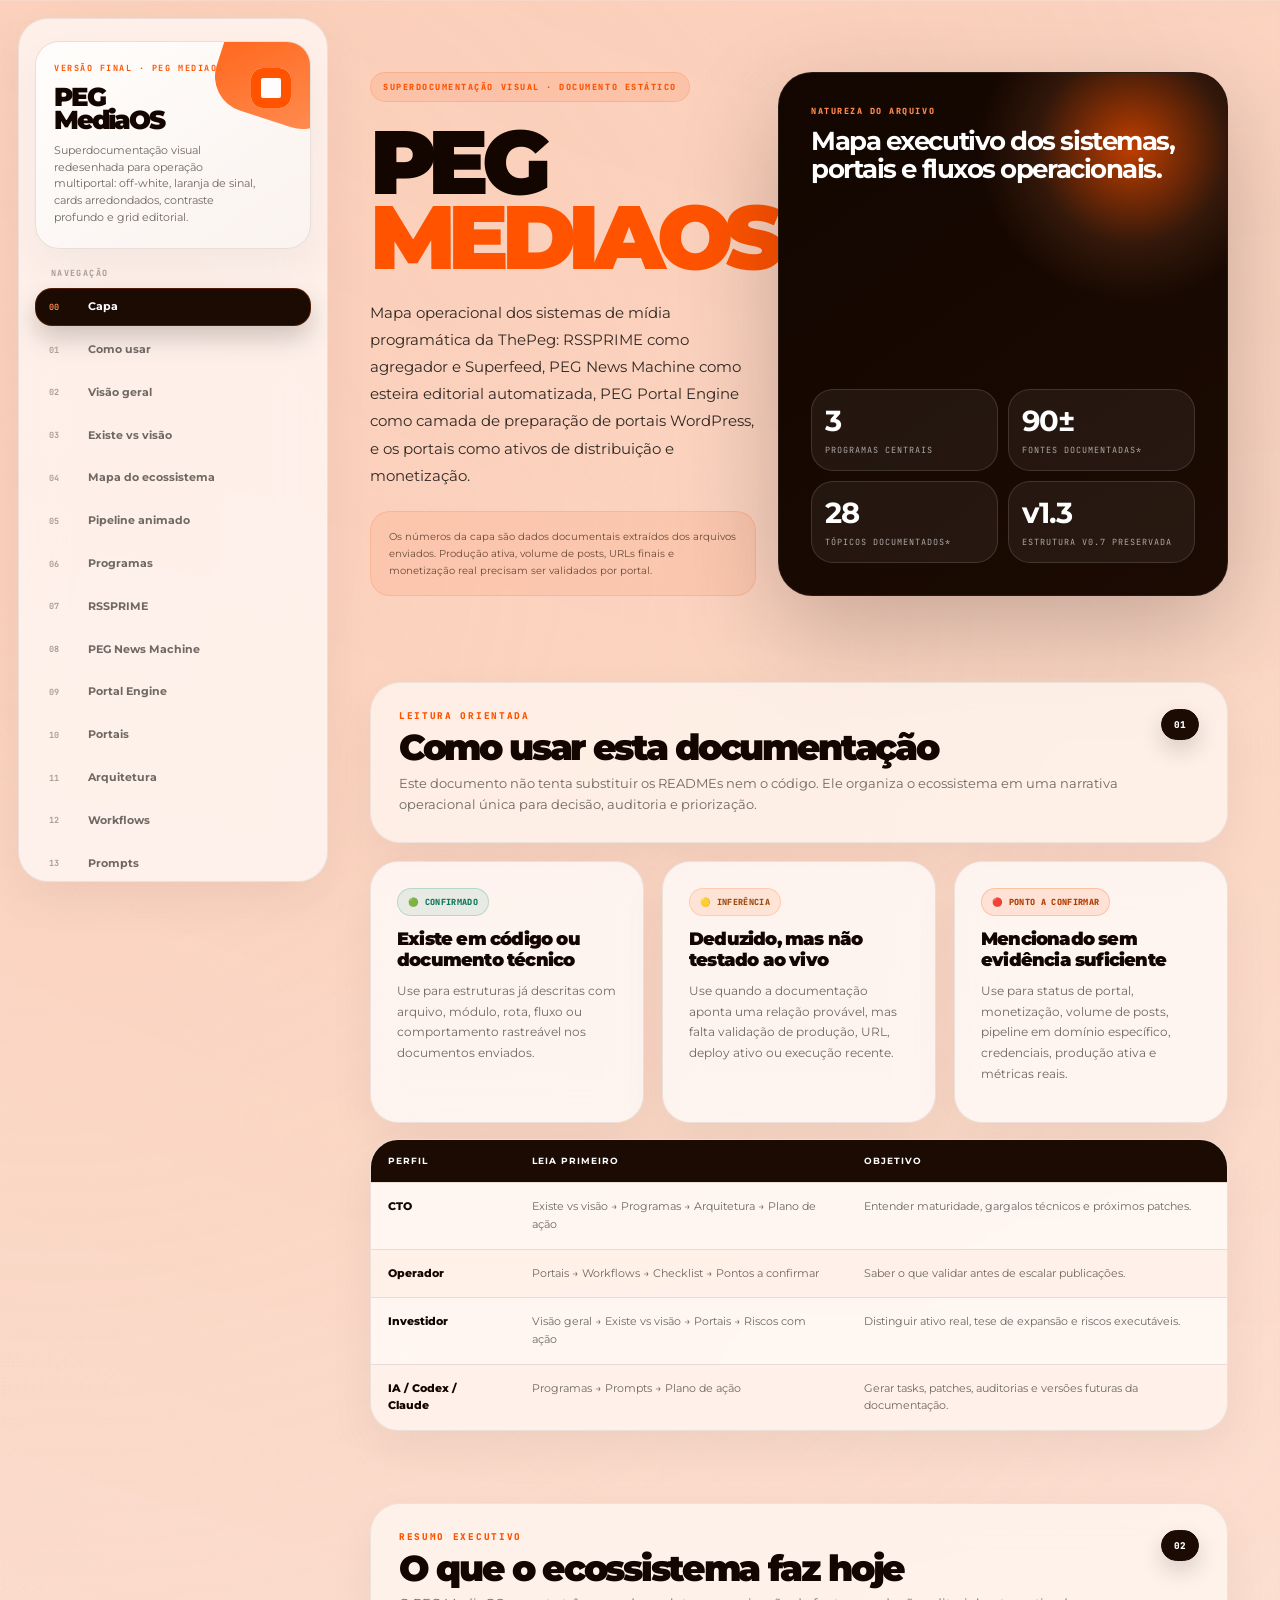
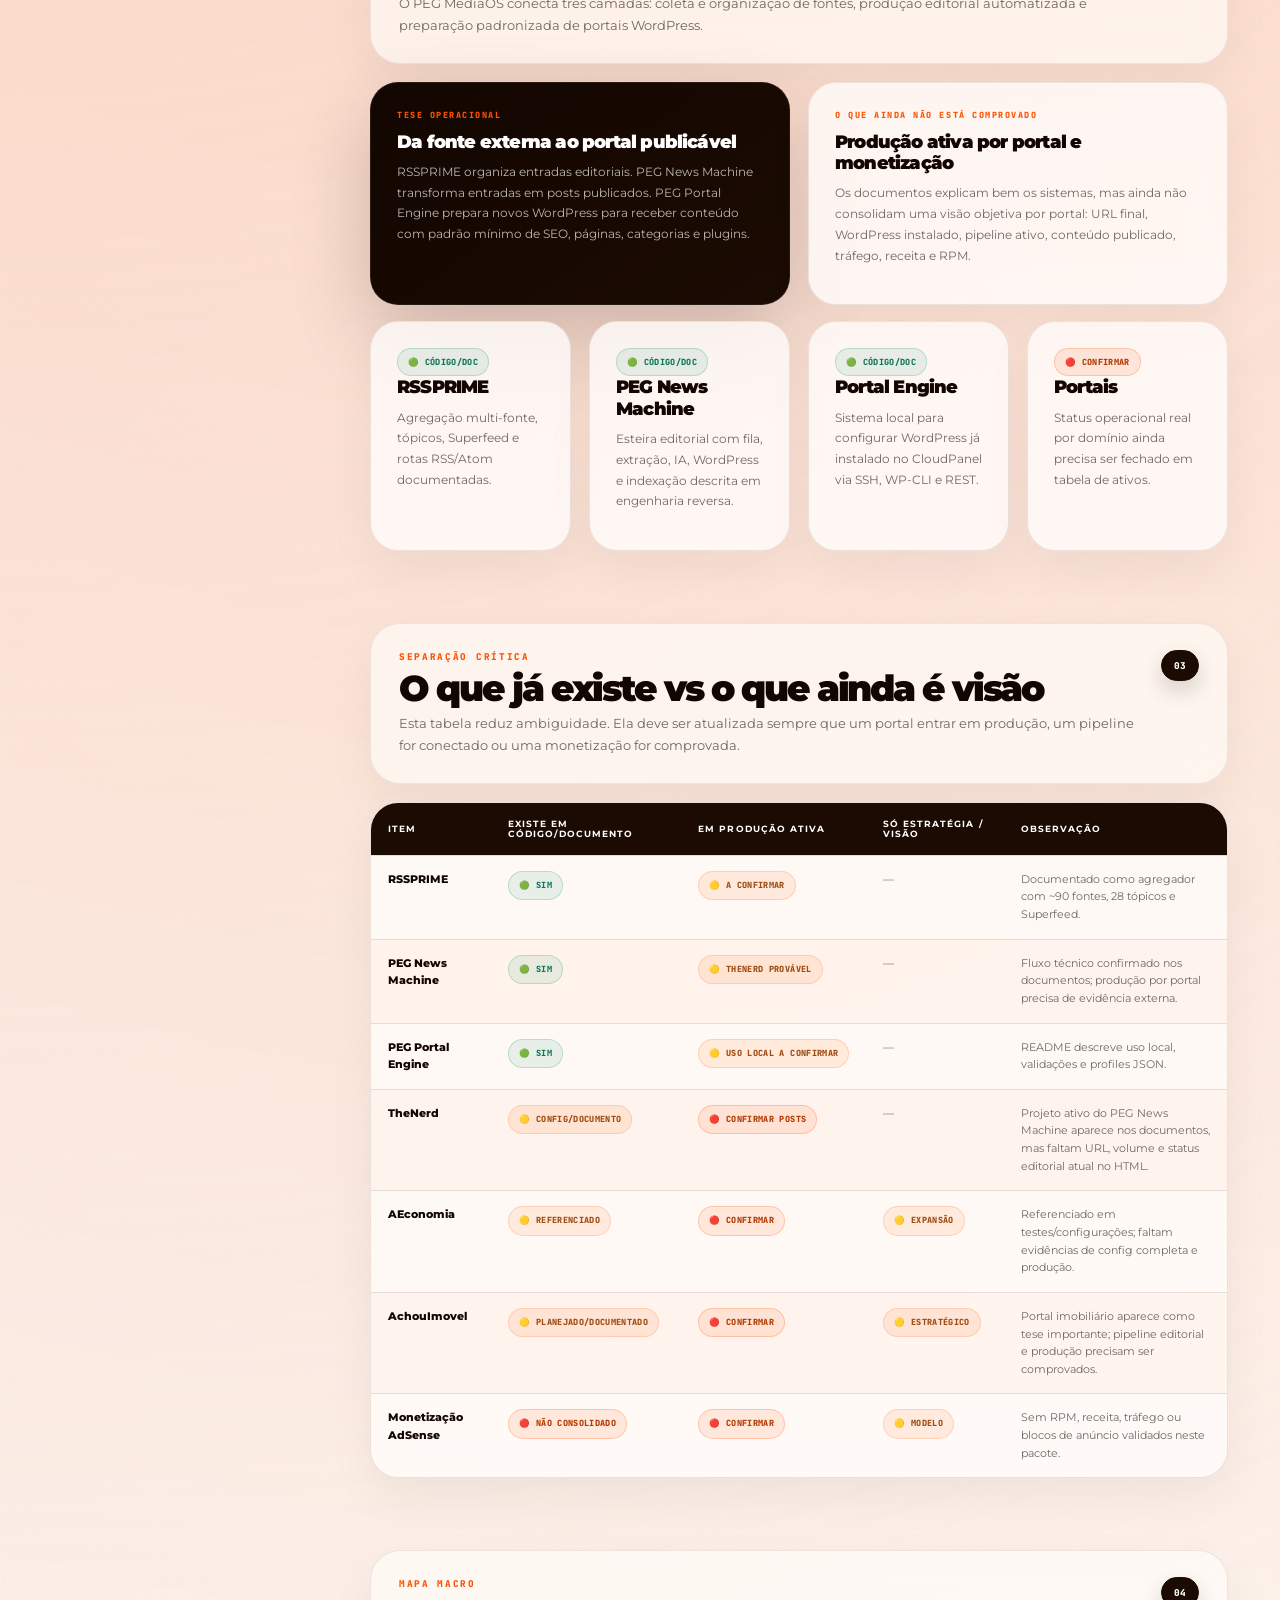
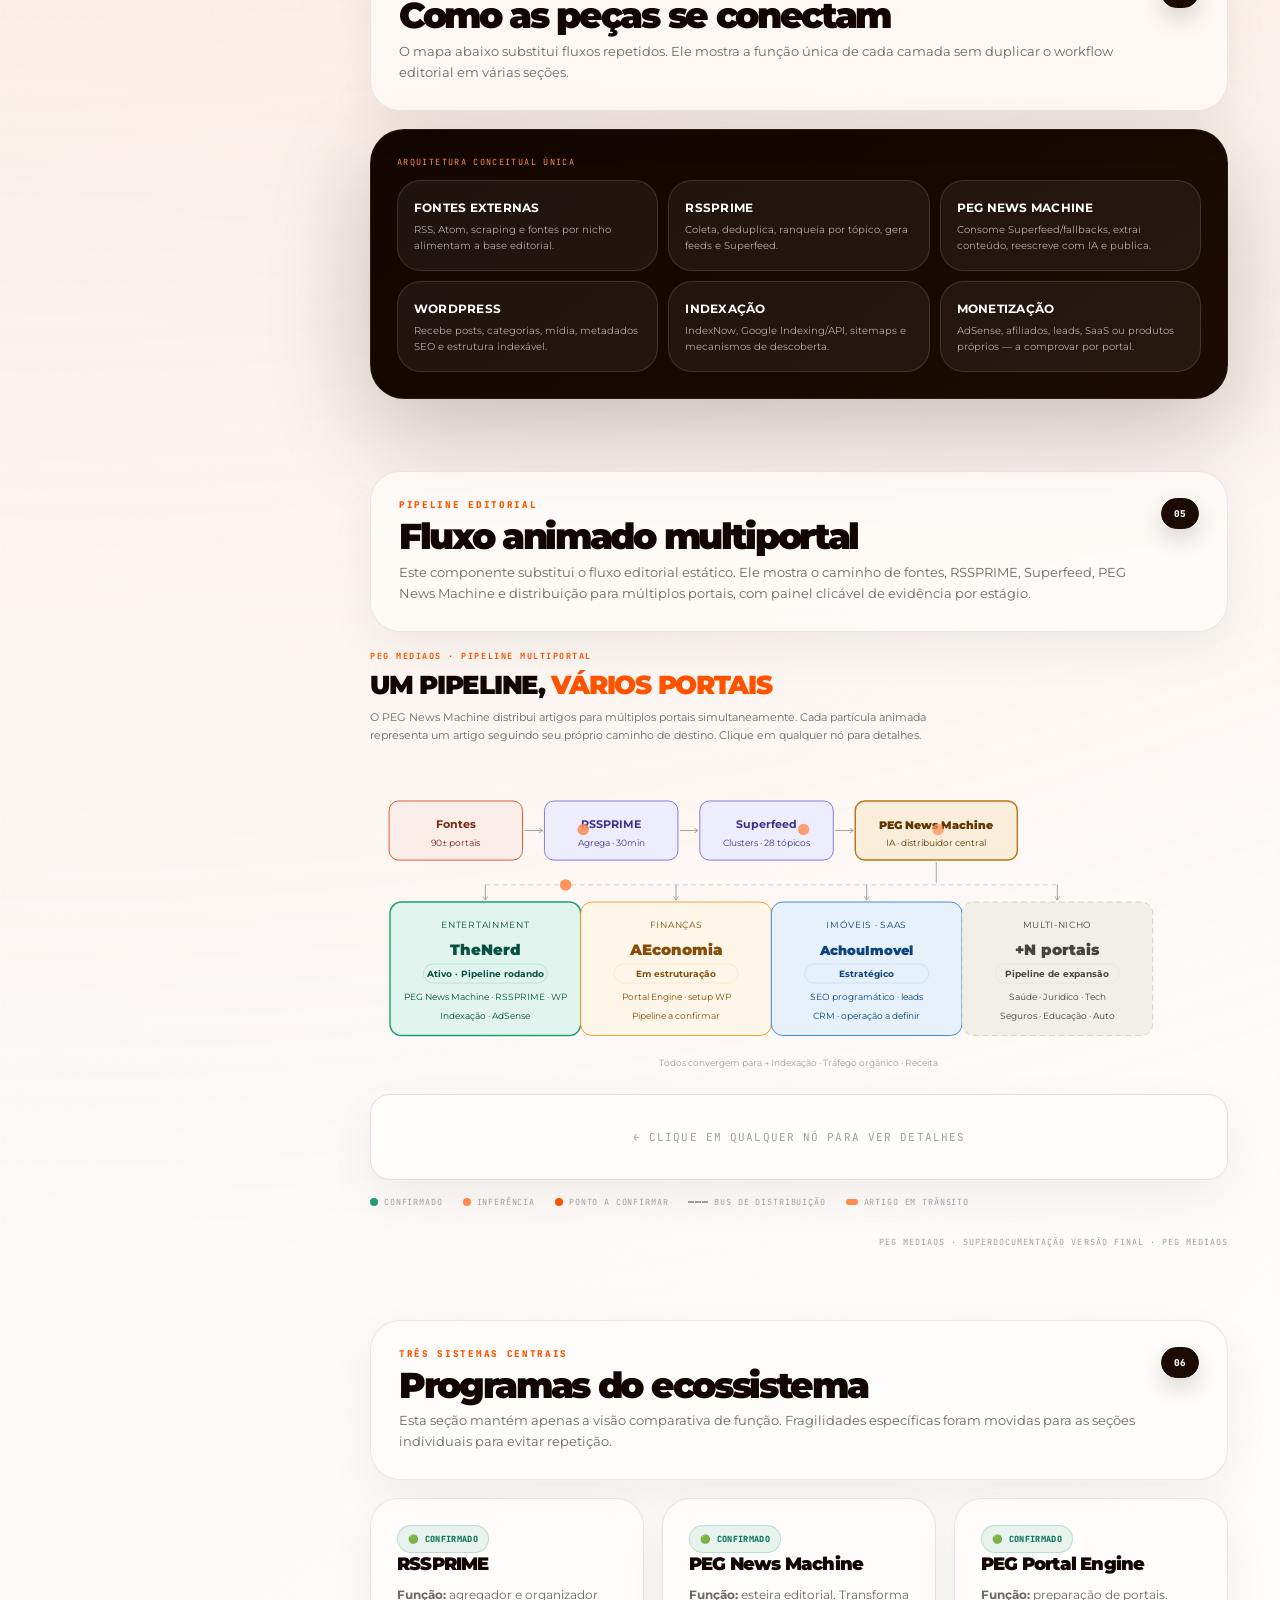
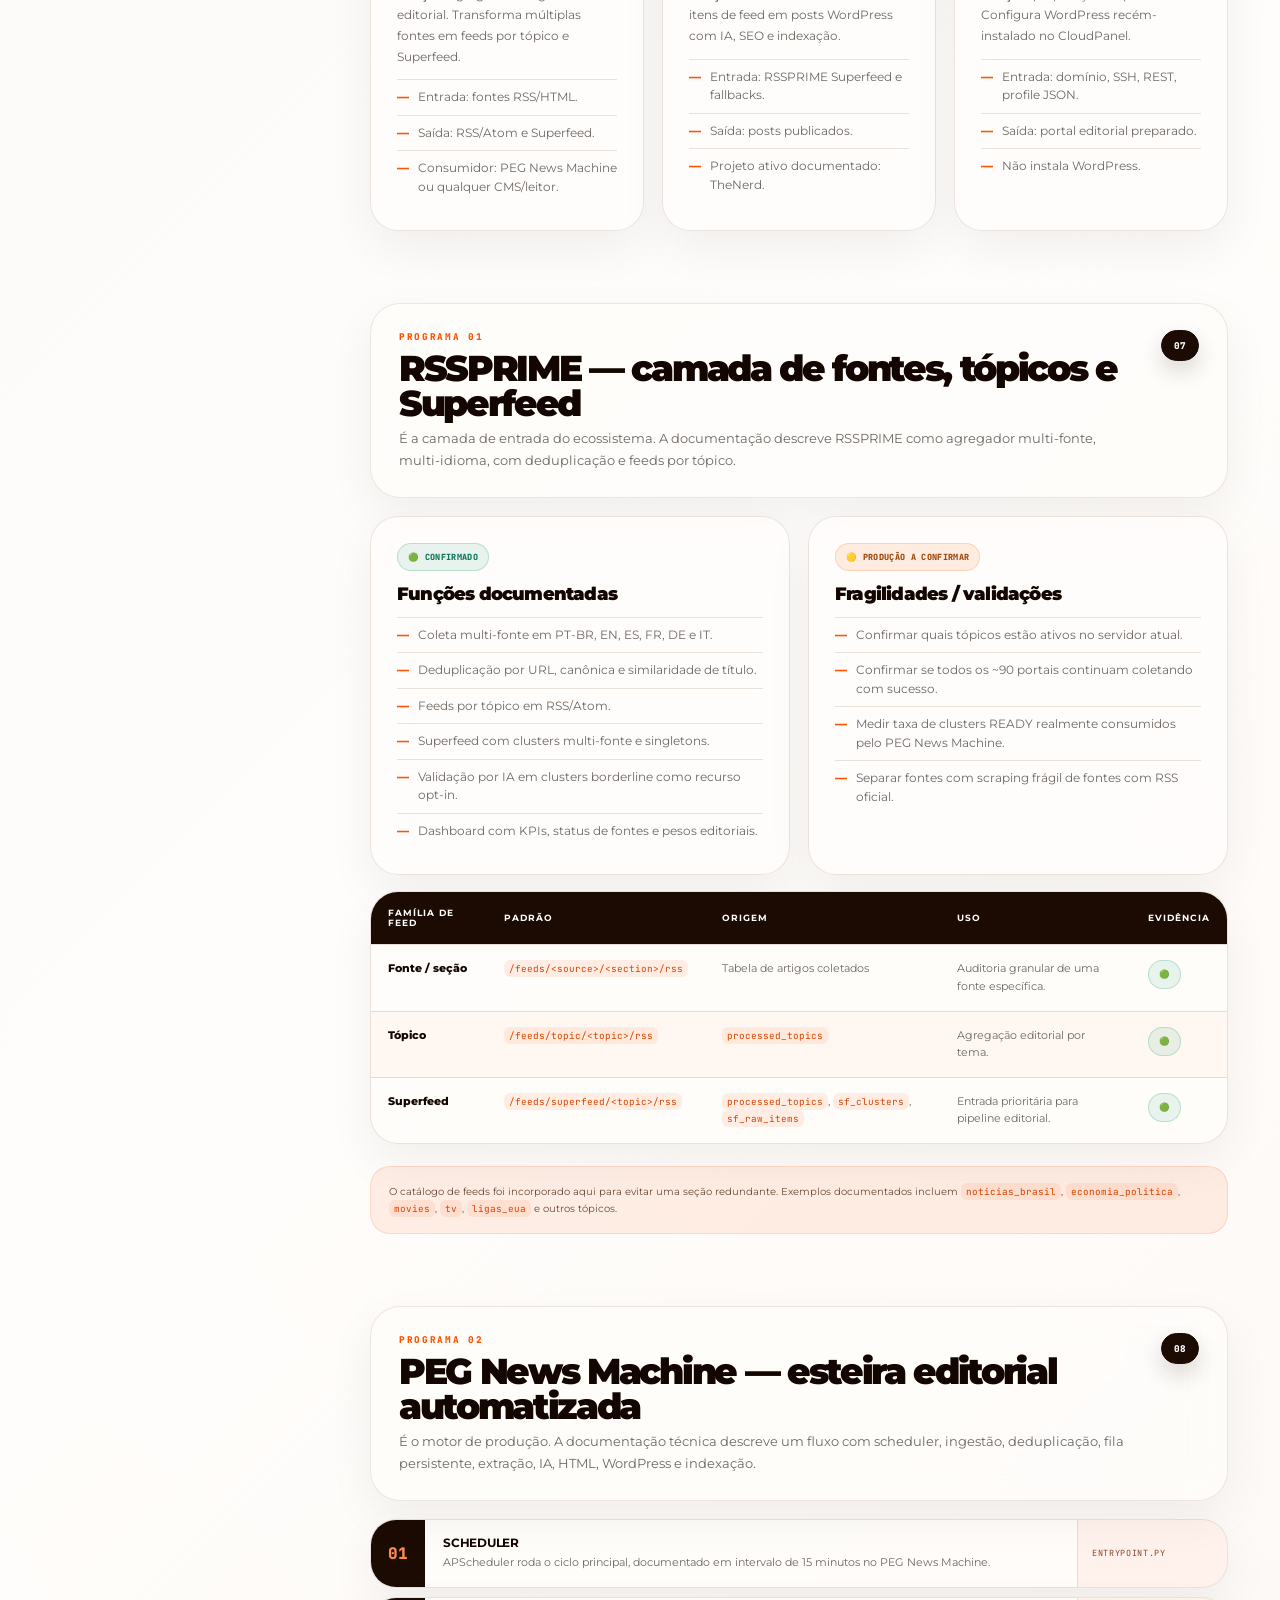
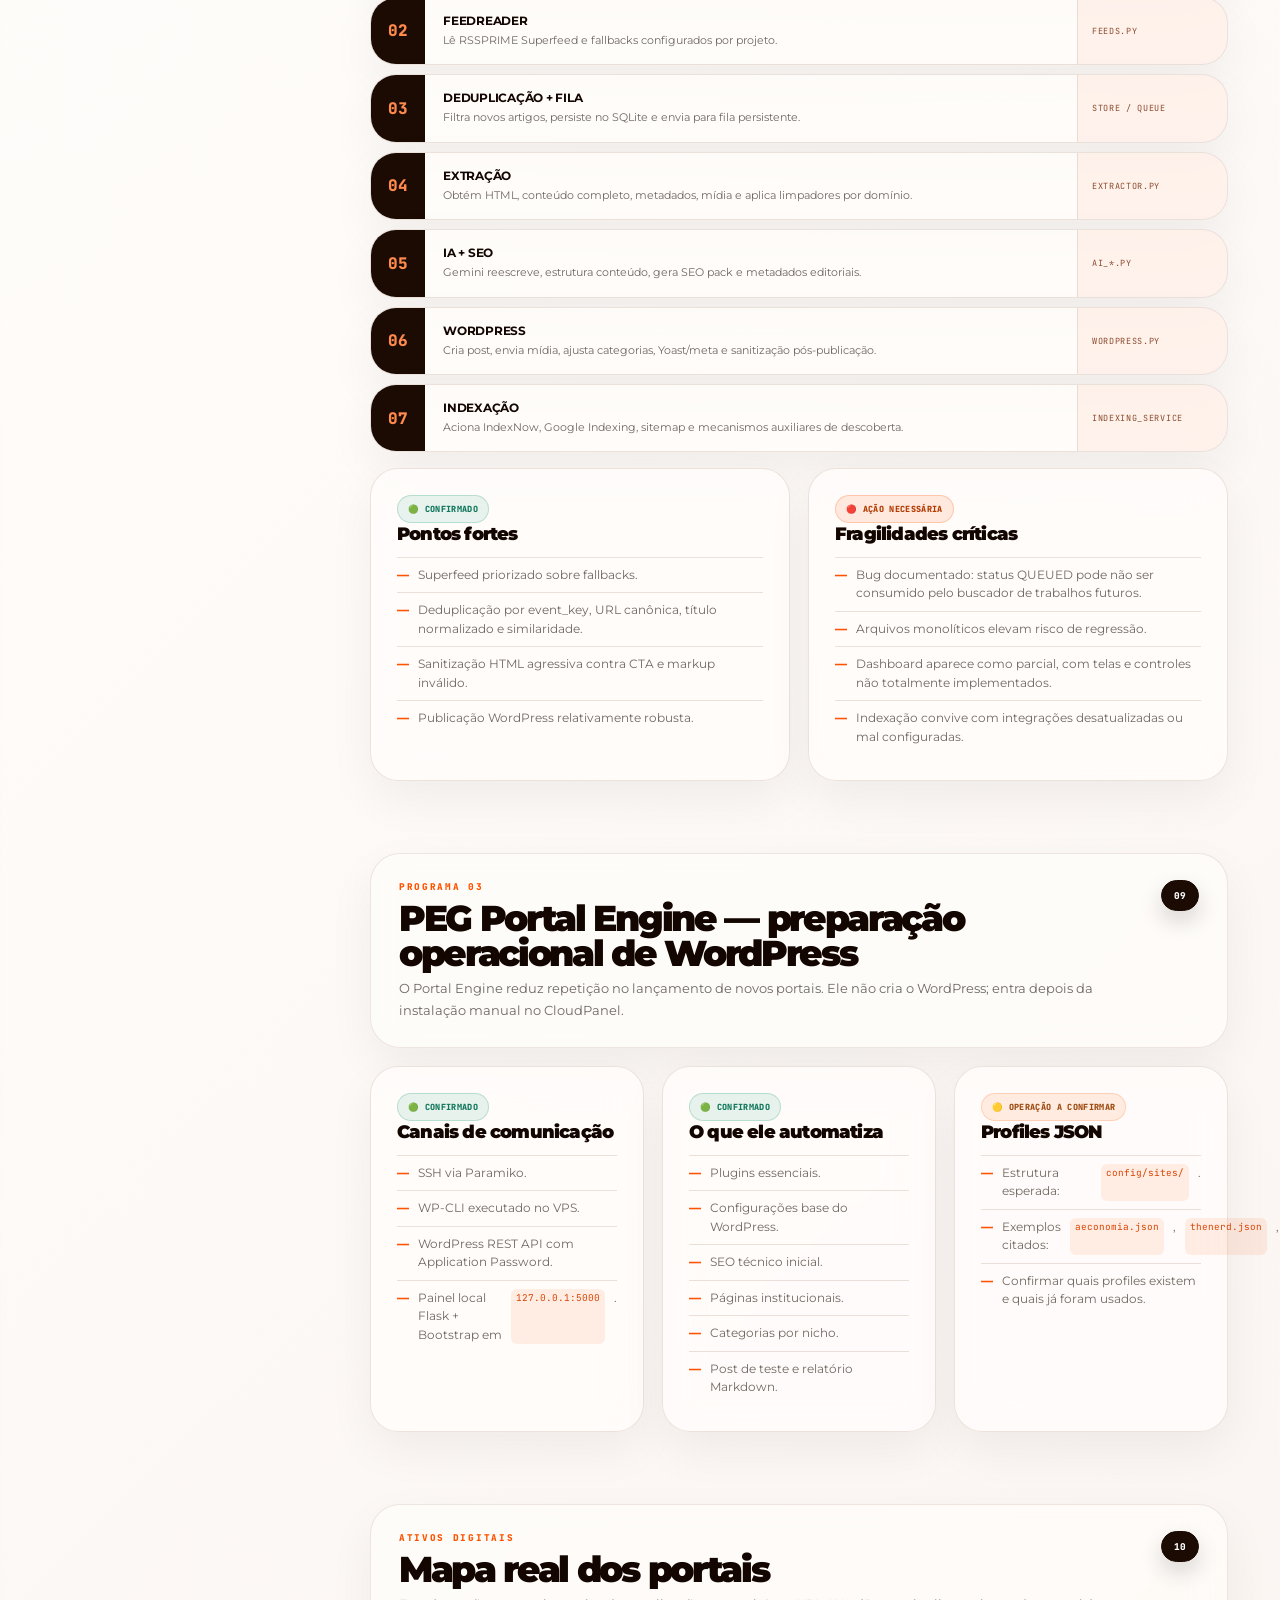
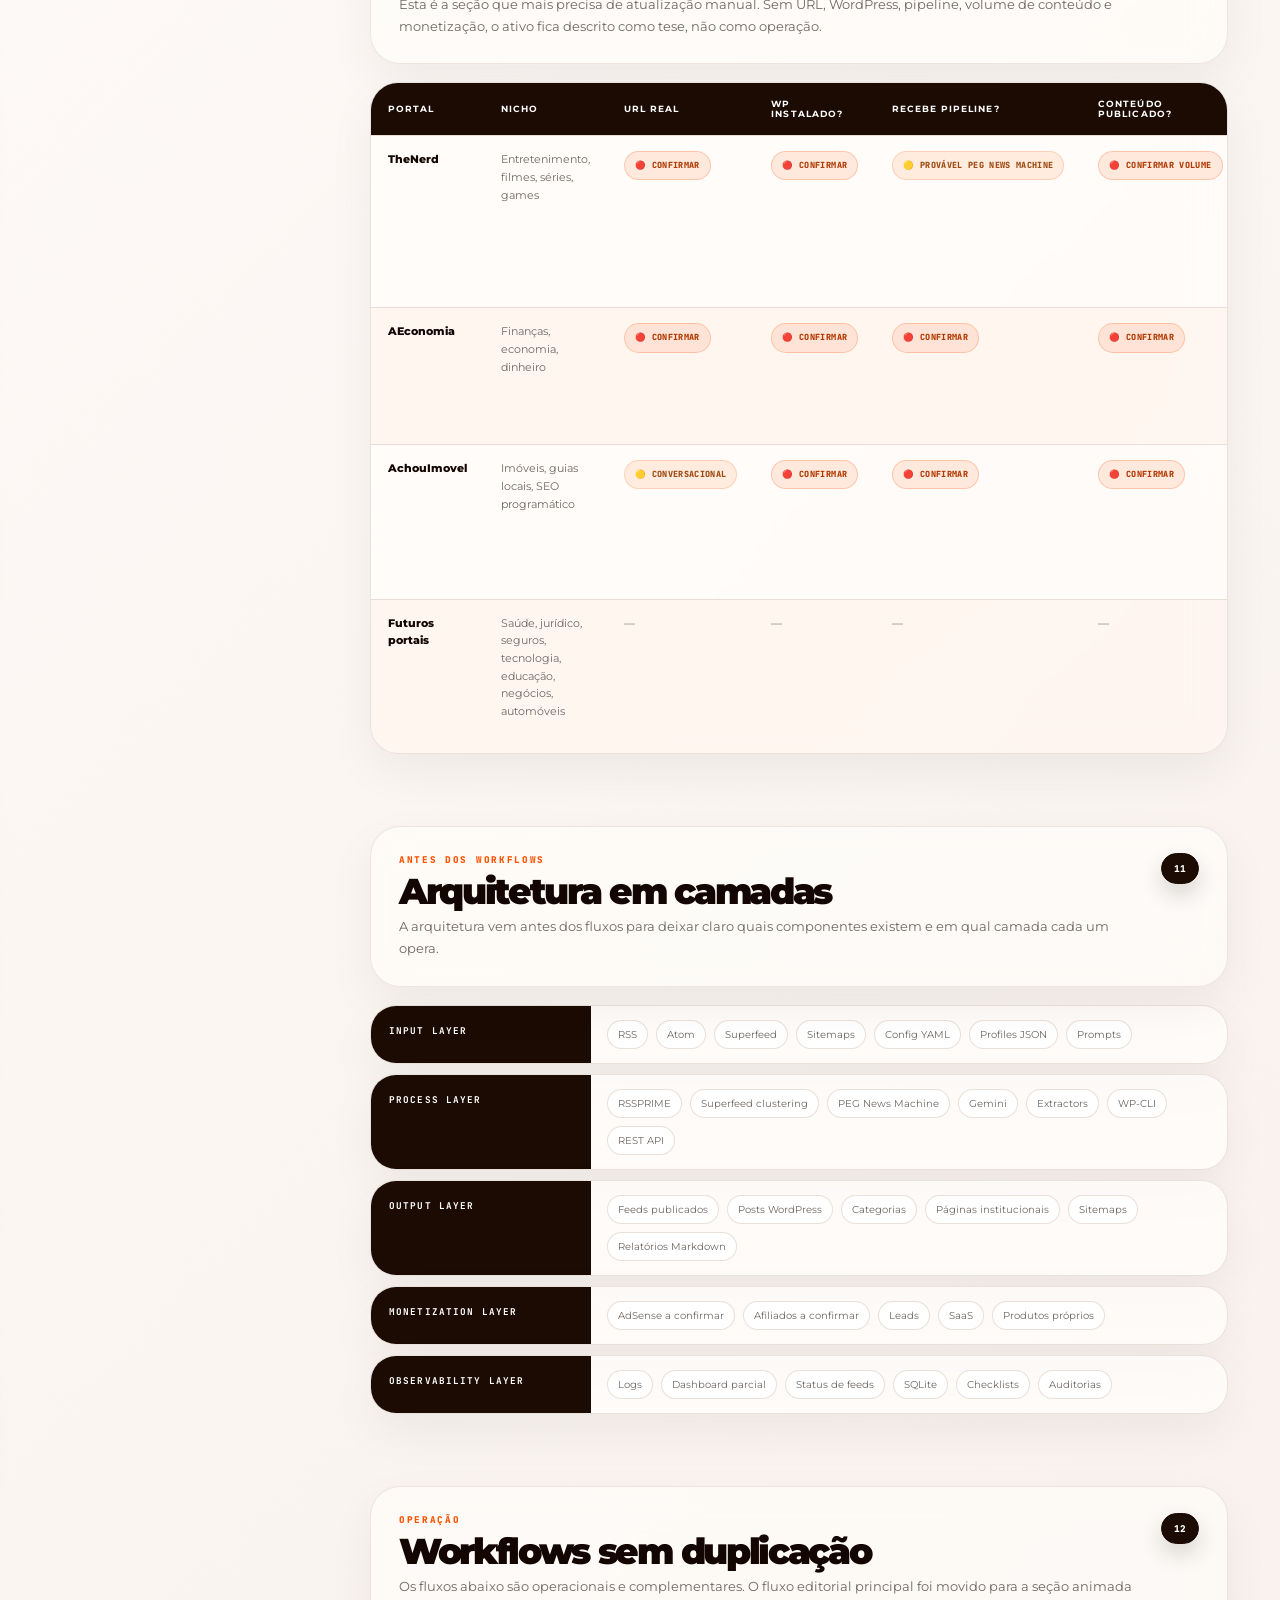
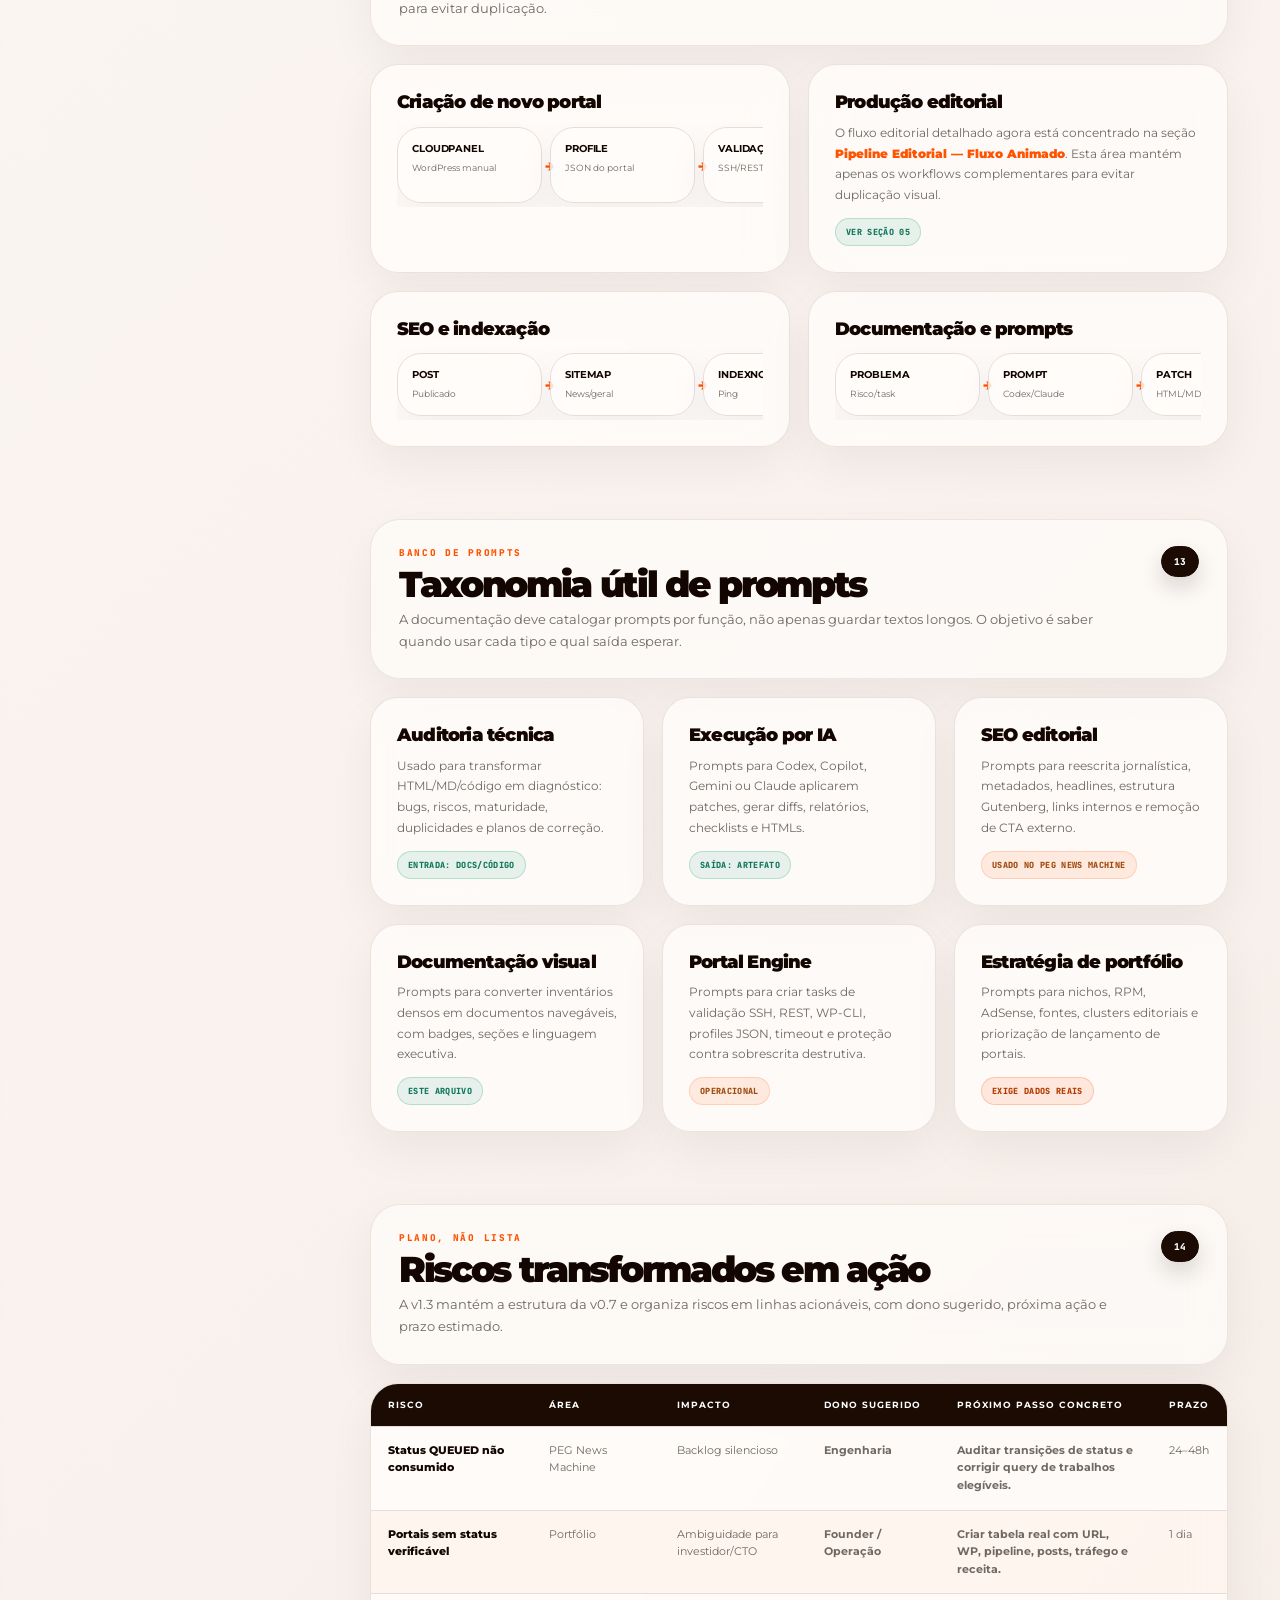
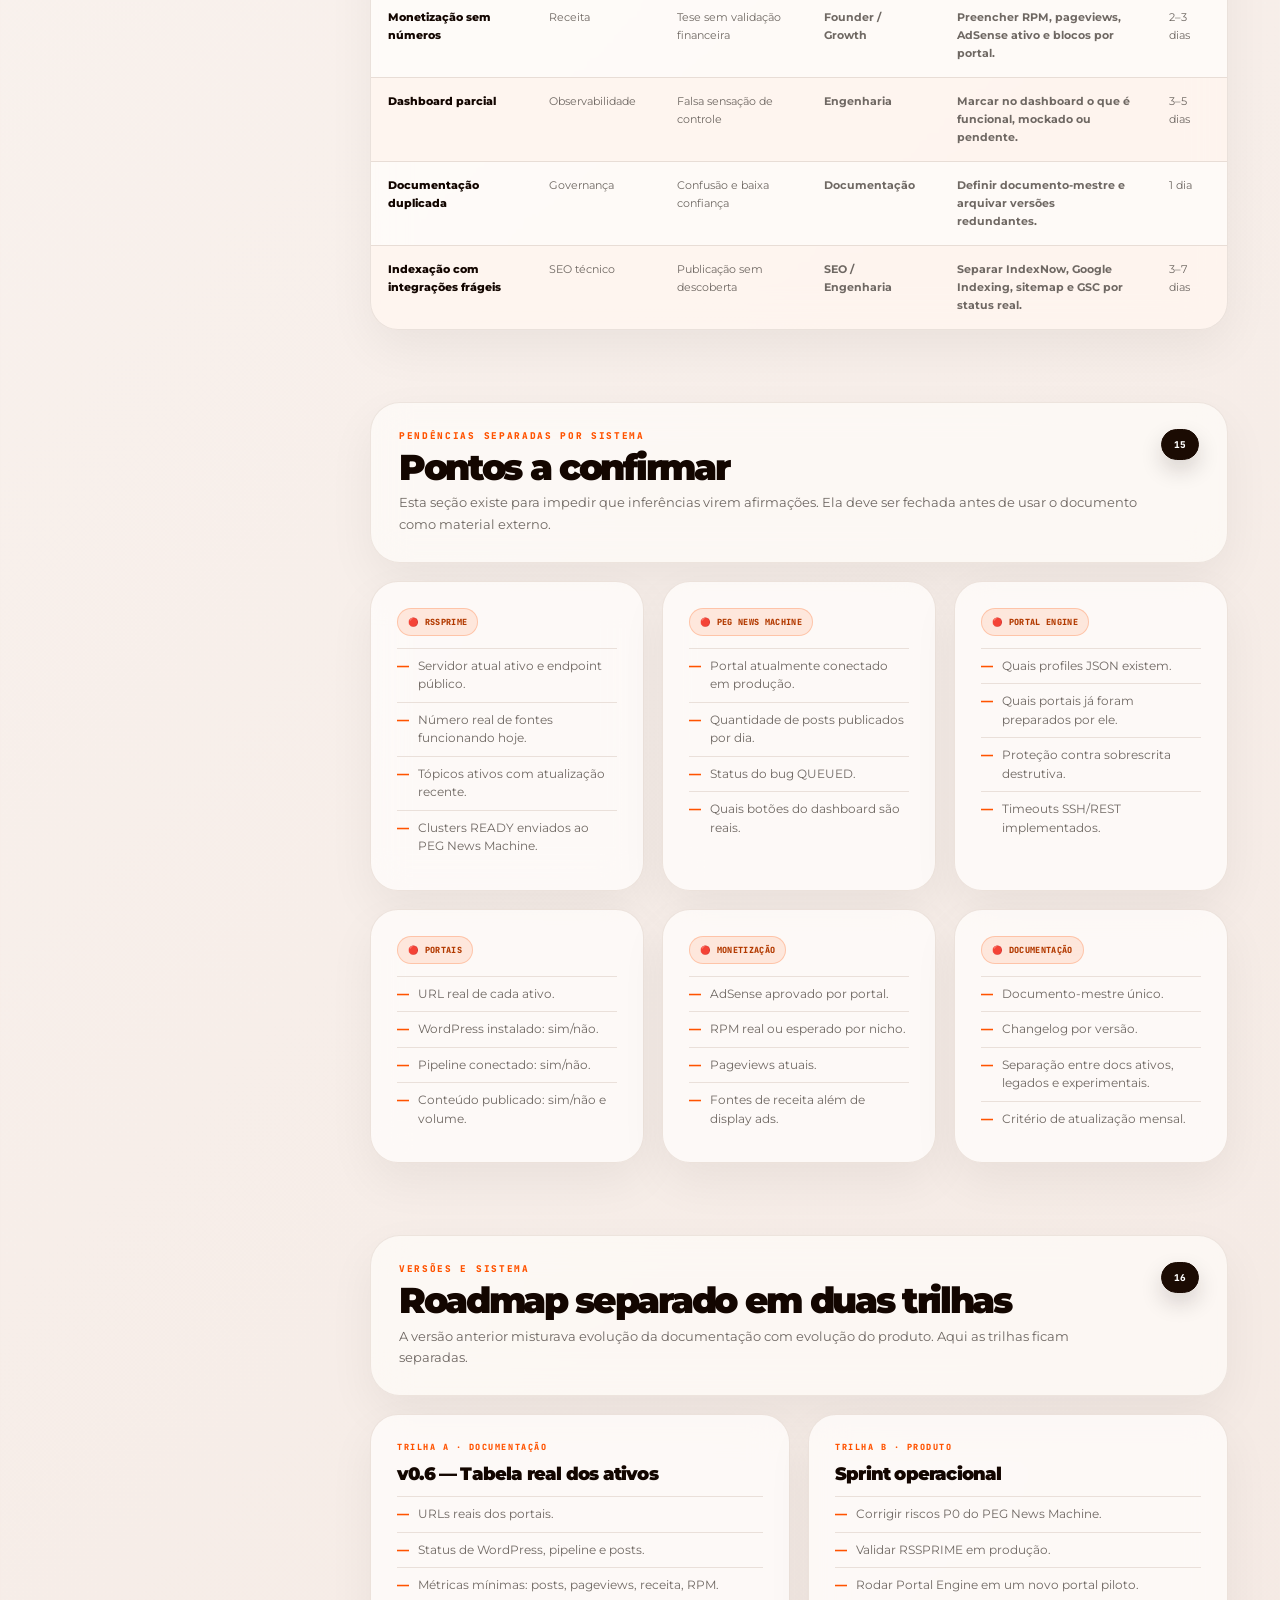
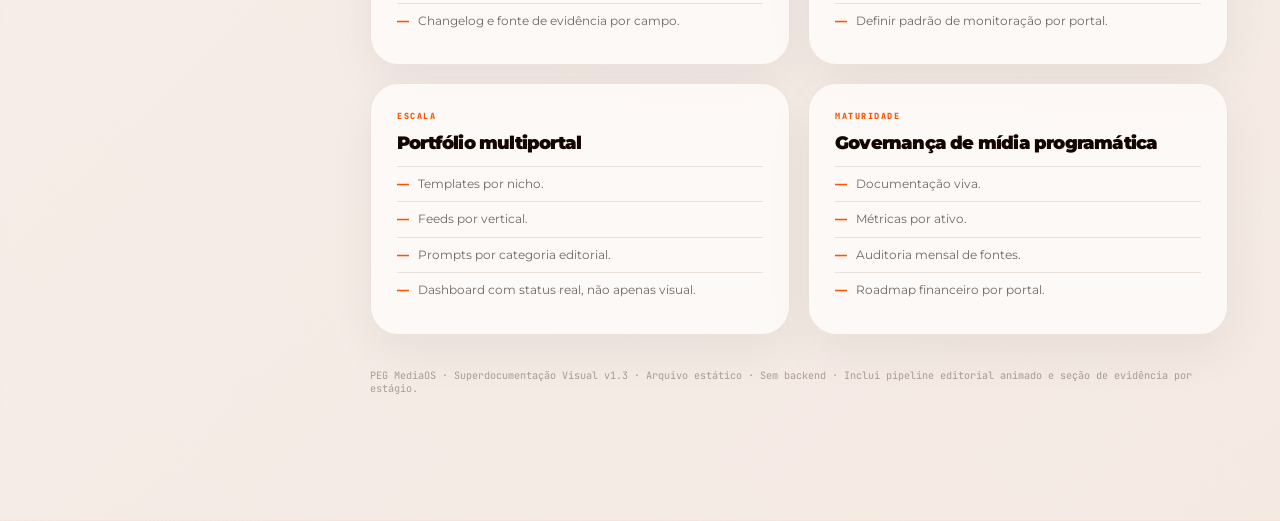
<file: peg_mediaos_documentation_FINAL.html>
<!DOCTYPE html>
<html lang="pt-BR">
<head>
<meta charset="UTF-8" />
<meta name="viewport" content="width=device-width, initial-scale=1.0" />
<title>PEG MediaOS — Superdocumentação Visual — Versão Final</title>
<link rel="preconnect" href="https://fonts.googleapis.com">
<link href="https://fonts.googleapis.com/css2?family=Montserrat:wght@300;400;500;600;700;800;900&family=JetBrains+Mono:wght@400;500;600;700&display=swap" rel="stylesheet">
<style>
:root{
  --cream:#F3EFE4; --paper:#FFFDF6; --paper2:#F8F4EA; --ink:#101010;
  --muted:#625E56; --muted2:#938A7A; --line:#D9D1C2; --red:#8D1B1B;
  --red2:#5F1111; --redBg:rgba(141,27,27,.085); --gold:#B48A3B; --green:#2E6B45;
  --yellow:#B88411; --danger:#B42318; --blue:#263F63; --mono:'JetBrains Mono',monospace;
  --font:'Montserrat',sans-serif; --shadow:0 24px 60px rgba(17,17,17,.08);
}
*{box-sizing:border-box} html{scroll-behavior:smooth} body{margin:0;background:var(--cream);color:var(--ink);font-family:var(--font);-webkit-font-smoothing:antialiased}
#progress{position:fixed;top:0;left:0;height:3px;background:linear-gradient(90deg,var(--red),var(--gold));width:0;z-index:9999}
.layout{display:grid;grid-template-columns:292px minmax(0,1fr);max-width:1580px;margin:0 auto}.sidebar{position:sticky;top:0;height:100vh;padding:28px 18px;border-right:1px solid var(--line);background:rgba(243,239,228,.94);backdrop-filter:blur(10px);overflow:auto}.brand{padding:14px 14px 18px;border-bottom:1px solid var(--line);margin-bottom:16px}.brand .k{font-family:var(--mono);font-size:8.5px;letter-spacing:.18em;text-transform:uppercase;color:var(--red);font-weight:700}.brand h1{font-size:17px;line-height:1;margin:9px 0 8px;font-weight:900;letter-spacing:-.04em;text-transform:uppercase}.brand p{font-size:9.35px;color:var(--muted);line-height:1.55;margin:0}.nav-title{font-family:var(--mono);font-size:8.5px;letter-spacing:.16em;text-transform:uppercase;color:var(--muted2);font-weight:700;margin:18px 14px 10px}#nav{display:flex;flex-direction:column;gap:3px}#nav a{display:grid;grid-template-columns:28px 1fr;gap:8px;align-items:center;text-decoration:none;color:var(--muted);font-size:10.2px;font-weight:750;padding:9px 12px;border-radius:12px;border:1px solid transparent;line-height:1.25}#nav a span:first-child{font-family:var(--mono);font-size:8.5px;color:var(--muted2)}#nav a:hover{background:rgba(255,255,255,.6);color:var(--ink)}#nav a.active{background:var(--ink);color:#fff;border-color:var(--ink)}#nav a.active span:first-child{color:var(--gold)}.side-card{margin:18px 0 0;padding:14px;border:1px solid var(--line);background:var(--paper);border-radius:18px}.side-card b{display:block;font-size:9.35px;text-transform:uppercase;letter-spacing:.12em;color:var(--red);margin-bottom:7px}.side-card p{font-size:9.78px;color:var(--muted);line-height:1.55;margin:0}.legend-mini{display:grid;gap:6px;margin-top:12px}.legend-mini span{font-family:var(--mono);font-size:8.5px;color:var(--muted);padding:5px 7px;border:1px solid var(--line);border-radius:999px;background:#fff}
main{min-width:0;padding:0 48px 80px}.hero{padding:72px 0 46px;border-bottom:1px solid var(--line)}.hero-grid{display:grid;grid-template-columns:minmax(0,1.2fr) 430px;gap:34px;align-items:stretch}.eyebrow{font-family:var(--mono);font-size:9.35px;letter-spacing:.18em;text-transform:uppercase;color:var(--red);font-weight:800}.hero h1{font-size:clamp(47.6px,7vw,90.1px);line-height:.87;letter-spacing:-.075em;text-transform:uppercase;margin:18px 0 20px;font-weight:900}.hero h1 span{color:var(--red)}.hero p{font-size:14.45px;line-height:1.85;color:#292622;max-width:900px;margin:0}.hero-panel{background:var(--ink);color:#fff;border-radius:28px;padding:28px;box-shadow:var(--shadow);display:flex;flex-direction:column;justify-content:space-between;min-height:390px;position:relative;overflow:hidden}.hero-panel:before{content:"";position:absolute;inset:-100px -50px auto auto;width:270px;height:270px;background:radial-gradient(circle,rgba(141,27,27,.55),transparent 70%);border-radius:50%}.hp-label{font-family:var(--mono);font-size:8.5px;letter-spacing:.18em;color:#E8B95B;text-transform:uppercase;font-weight:800}.hero-panel h3{font-size:22.1px;line-height:1.08;letter-spacing:-.04em;margin:10px 0 14px;position:relative}.hero-panel p{color:rgba(255,255,255,.68);font-size:11.05px;line-height:1.7;position:relative}.hp-row{display:grid;grid-template-columns:repeat(2,1fr);gap:8px;margin-top:22px;position:relative}.hp-metric{border:1px solid rgba(255,255,255,.12);border-radius:16px;padding:13px;background:rgba(255,255,255,.04)}.hp-metric b{font-size:20.4px;display:block;letter-spacing:-.04em}.hp-metric span{font-size:8.5px;color:rgba(255,255,255,.55);font-family:var(--mono);text-transform:uppercase;letter-spacing:.12em}.note{font-size:9.35px;color:var(--muted);line-height:1.65;margin-top:14px;border-left:3px solid var(--red);padding-left:12px}.section{padding:54px 0;border-bottom:1px solid var(--line)}.section:last-child{border-bottom:none}.s-head{display:grid;grid-template-columns:minmax(0,1fr) auto;gap:24px;align-items:start;margin-bottom:26px}.s-head h2{font-size:28.05px;line-height:1.03;letter-spacing:-.045em;text-transform:uppercase;margin:8px 0 0;font-weight:900}.s-head p{margin:8px 0 0;color:var(--muted);font-size:11.9px;line-height:1.75;max-width:780px}.section-num{font-family:var(--mono);font-size:9.35px;color:var(--muted2);font-weight:800;border:1px solid var(--line);border-radius:999px;padding:8px 12px;background:var(--paper)}
.grid-2{display:grid;grid-template-columns:repeat(2,minmax(0,1fr));gap:16px}.grid-3{display:grid;grid-template-columns:repeat(3,minmax(0,1fr));gap:16px}.grid-4{display:grid;grid-template-columns:repeat(4,minmax(0,1fr));gap:14px}.card{background:var(--paper);border:1px solid var(--line);border-radius:22px;padding:22px;box-shadow:0 14px 34px rgba(17,17,17,.035)}.card.dark{background:var(--ink);color:#fff;border-color:var(--ink)}.card h3{font-size:15.3px;line-height:1.2;letter-spacing:-.025em;margin:0 0 10px;font-weight:900}.card p{font-size:11.47px;line-height:1.72;color:var(--muted);margin:0 0 12px}.card.dark p{color:rgba(255,255,255,.7)}.label{font-family:var(--mono);font-size:8.5px;letter-spacing:.15em;text-transform:uppercase;color:var(--red);font-weight:800;margin-bottom:10px}.list{list-style:none;padding:0;margin:12px 0 0}.list li{font-size:11.05px;color:var(--muted);line-height:1.6;padding:8px 0;border-top:1px solid var(--line);display:flex;gap:9px}.list li:before{content:"—";color:var(--red);font-weight:900}.dark .list li{border-top-color:rgba(255,255,255,.12);color:rgba(255,255,255,.72)}.badge{display:inline-flex;align-items:center;gap:6px;border-radius:999px;padding:5px 8px;font-family:var(--mono);font-size:8.5px;letter-spacing:.04em;font-weight:800;text-transform:uppercase;border:1px solid transparent;white-space:nowrap}.ok{background:rgba(46,107,69,.10);color:var(--green);border-color:rgba(46,107,69,.24)}.inf{background:rgba(184,132,17,.12);color:#875F00;border-color:rgba(184,132,17,.26)}.bad{background:rgba(180,35,24,.11);color:var(--danger);border-color:rgba(180,35,24,.25)}.neutral{background:rgba(16,16,16,.06);color:#333;border-color:rgba(16,16,16,.12)}.badge-row{display:flex;flex-wrap:wrap;gap:7px;margin:0 0 12px}.mini{font-size:9.35px;color:var(--muted2);line-height:1.55}.table-wrap{overflow:auto;border:1px solid var(--line);border-radius:22px;background:var(--paper);box-shadow:0 14px 34px rgba(17,17,17,.03)}table{width:100%;border-collapse:collapse;min-width:760px}th{background:var(--ink);color:#fff;text-align:left;font-family:var(--mono);font-size:8.5px;text-transform:uppercase;letter-spacing:.12em;padding:13px 14px}td{font-size:10.88px;color:var(--muted);line-height:1.55;padding:13px 14px;border-top:1px solid var(--line);vertical-align:top}td:first-child{color:var(--ink);font-weight:800}tr:nth-child(even) td{background:rgba(255,255,255,.42)}code{font-family:var(--mono);font-size:9.35px;background:rgba(16,16,16,.06);padding:2px 5px;border-radius:6px;color:var(--red2)}.flow{display:flex;gap:8px;align-items:stretch;overflow:auto;padding:4px 0}.flow .step{min-width:145px;background:var(--paper);border:1px solid var(--line);border-radius:18px;padding:14px;position:relative}.flow .step:not(:last-child):after{content:"→";position:absolute;right:-14px;top:50%;transform:translateY(-50%);color:var(--red);font-weight:900}.step b{display:block;font-size:10.2px;text-transform:uppercase;letter-spacing:-.01em}.step span{display:block;margin-top:6px;font-size:9.35px;color:var(--muted);line-height:1.45}.map{background:var(--ink);border-radius:28px;padding:26px;color:#fff;box-shadow:var(--shadow)}.map-grid{display:grid;grid-template-columns:1fr 1fr 1fr;gap:10px}.map-box{border:1px solid rgba(255,255,255,.13);border-radius:18px;background:rgba(255,255,255,.045);padding:16px}.map-box b{font-size:11.05px;text-transform:uppercase;letter-spacing:.02em}.map-box p{font-size:10.2px;color:rgba(255,255,255,.64);line-height:1.58;margin:6px 0 0}.arrow-title{font-family:var(--mono);font-size:8.5px;letter-spacing:.16em;text-transform:uppercase;color:#E8B95B;margin-bottom:12px}.layers{display:grid;gap:10px}.layer{display:grid;grid-template-columns:220px 1fr;gap:0;border:1px solid var(--line);border-radius:20px;background:var(--paper);overflow:hidden}.layer b{background:var(--ink);color:#fff;padding:18px;font-family:var(--mono);font-size:9.35px;letter-spacing:.12em;text-transform:uppercase}.layer div{padding:14px 16px;display:flex;gap:8px;flex-wrap:wrap}.pill{border:1px solid var(--line);border-radius:999px;padding:7px 10px;font-size:10.2px;color:var(--muted);background:#fff}.timeline{display:grid;gap:9px}.tl{display:grid;grid-template-columns:54px 1fr 150px;border:1px solid var(--line);border-radius:18px;background:var(--paper);overflow:hidden}.tl-num{background:var(--ink);color:var(--gold);font-family:var(--mono);font-weight:900;display:flex;align-items:center;justify-content:center}.tl-body{padding:15px 18px}.tl-body b{display:block;font-size:11.9px;text-transform:uppercase}.tl-body span{font-size:10.62px;color:var(--muted);line-height:1.55;display:block;margin-top:5px}.tl-owner{background:var(--paper2);border-left:1px solid var(--line);padding:14px;display:flex;align-items:center;font-family:var(--mono);font-size:8.5px;letter-spacing:.08em;text-transform:uppercase;color:var(--muted)}.action-table td:nth-child(4),.action-table td:nth-child(5){font-weight:700}.footer{padding:34px 0 0;color:var(--muted2);font-size:10.2px;font-family:var(--mono)}
@media(max-width:1100px){.layout{display:block}.sidebar{position:relative;height:auto;border-right:0;border-bottom:1px solid var(--line)}main{padding:0 22px 60px}.hero-grid,.grid-2,.grid-3,.grid-4{grid-template-columns:1fr}.hero-panel{min-height:auto}.s-head{grid-template-columns:1fr}.layer{grid-template-columns:1fr}.tl{grid-template-columns:44px 1fr}.tl-owner{grid-column:2;border-left:0;border-top:1px solid var(--line)}.map-grid{grid-template-columns:1fr}}

/* =========================================================
   PEG MEDIAOS VISUAL SYSTEM OVERRIDE — v1.3
   Visual language: premium SaaS, off-white canvas, signal orange,
   deep brown/black contrast, rounded editorial cards.
   ========================================================= */
:root{
  --cream:#F5F3F1; --paper:#FFFDFB; --paper2:#FAF3EF; --ink:#130600; --ink2:#1B0B03;
  --muted:#6F6863; --muted2:#A89D96; --line:#E8DDD6; --red:#FF5300; --red2:#D94400;
  --redBg:rgba(255,83,0,.10); --gold:#FF8A4D; --green:#1D9E75; --yellow:#FFB36A;
  --danger:#C7441C; --blue:#364B63; --peach:#FFCDB6; --offwhite:#F5F3F1;
  --mono:'JetBrains Mono',monospace; --font:'Montserrat',sans-serif;
  --shadow:0 30px 90px rgba(27,11,3,.10); --shadow-soft:0 18px 48px rgba(27,11,3,.055);
  --radius-xl:34px; --radius-lg:24px;
}
body{background:radial-gradient(circle at 86% -10%, rgba(255,83,0,.18), transparent 34%),radial-gradient(circle at 4% 4%, rgba(255,205,182,.55), transparent 32%),linear-gradient(135deg,#F5F3F1 0%,#FFFDFB 42%,#F4E9E3 100%);color:var(--ink);font-family:var(--font)}
#progress{height:4px;background:linear-gradient(90deg,var(--ink),var(--red),var(--gold));box-shadow:0 0 24px rgba(255,83,0,.45)}
.layout{grid-template-columns:310px minmax(0,1fr);max-width:1720px;gap:0;padding:18px}.sidebar{top:18px;height:calc(100vh - 36px);padding:22px 16px;border:1px solid rgba(232,221,214,.85);border-radius:30px;background:rgba(255,253,251,.72);box-shadow:var(--shadow-soft);backdrop-filter:blur(22px);scrollbar-width:thin}.brand{position:relative;padding:20px 18px 22px;margin-bottom:18px;border:1px solid rgba(232,221,214,.92);border-radius:24px;background:linear-gradient(145deg,#FFFDFB,#FAF3EF);box-shadow:0 18px 40px rgba(27,11,3,.045);overflow:hidden}.brand:before{content:"";position:absolute;right:-38px;top:-46px;width:126px;height:126px;border-radius:36px;background:linear-gradient(135deg,var(--red),var(--gold));transform:rotate(18deg);opacity:.95}.brand:after{content:"";position:absolute;right:19px;top:26px;width:40px;height:40px;background:var(--paper);border-radius:12px;box-shadow:inset 0 0 0 10px var(--red)}.brand .k,.eyebrow,.label{color:var(--red);letter-spacing:.18em}.brand h1{font-size:26.35px;line-height:.86;letter-spacing:-.075em;text-transform:none;font-weight:900;margin:12px 0 12px;position:relative;z-index:1}.brand p{font-size:10.71px;line-height:1.55;color:var(--muted);max-width:210px;position:relative;z-index:1}
.nav-title{color:var(--muted2);margin:18px 16px 9px}#nav{gap:5px}#nav a{grid-template-columns:31px 1fr;padding:11px 13px;border-radius:17px;font-size:11.05px;font-weight:700;color:var(--muted);transition:.18s ease;background:transparent}#nav a span:first-child{color:var(--muted2)}#nav a:hover{background:rgba(255,83,0,.075);color:var(--ink);transform:translateX(2px)}#nav a.active{background:var(--ink2);color:#fff;border-color:rgba(255,83,0,.24);box-shadow:0 12px 26px rgba(27,11,3,.20)}#nav a.active span:first-child{color:var(--gold)}.side-card{border-radius:24px;border-color:var(--line);background:rgba(255,253,251,.78);box-shadow:var(--shadow-soft)}.side-card b{color:var(--red)}.legend-mini span{background:#fff;border-color:var(--line);border-radius:999px}
main{padding:0 34px 72px 42px}.hero{padding:54px 0 50px;border-bottom:0}.hero-grid{grid-template-columns:minmax(0,1.1fr) 450px;gap:22px}.hero .eyebrow{display:inline-flex;align-items:center;gap:10px;padding:8px 12px;border-radius:999px;background:rgba(255,83,0,.10);border:1px solid rgba(255,83,0,.16);font-size:8.5px}.hero h1{font-size:clamp(54.4px,7vw,100.3px);line-height:.84;letter-spacing:-.085em;text-transform:none;margin:22px 0 24px;font-weight:900}.hero h1 span{color:var(--red)}.hero p{font-size:15.3px;line-height:1.78;color:#322924;max-width:980px}.note{margin-top:22px;border-left:0;padding:16px 18px;border-radius:20px;background:rgba(255,83,0,.085);border:1px solid rgba(255,83,0,.14);font-size:10.37px;color:#6C4B3A}.hero-panel{background:linear-gradient(145deg,var(--ink),var(--ink2));border-radius:34px;padding:32px;min-height:410px;box-shadow:0 34px 100px rgba(19,6,0,.22);border:1px solid rgba(255,255,255,.08)}.hero-panel:before{inset:-80px -60px auto auto;width:310px;height:310px;background:radial-gradient(circle,rgba(255,83,0,.72),rgba(255,138,77,.12) 44%,transparent 70%)}.hero-panel h3{font-size:26.35px;letter-spacing:-.055em}.hero-panel p{font-size:11.9px;color:rgba(255,255,255,.72)}.hp-label{color:var(--gold)}.hp-row{gap:10px}.hp-metric{border-radius:22px;background:rgba(255,255,255,.06);border-color:rgba(255,255,255,.13)}.hp-metric b{font-size:28.9px;color:#fff}.hp-metric span{color:rgba(255,255,255,.62)}
.section{padding:36px 0;border-bottom:0}.s-head{margin-bottom:18px;padding:26px 28px;border-radius:30px;background:rgba(255,253,251,.64);border:1px solid rgba(232,221,214,.76);box-shadow:var(--shadow-soft);backdrop-filter:blur(18px)}.s-head h2{font-size:35.7px;line-height:.96;letter-spacing:-.065em;text-transform:none}.s-head p{font-size:12.75px;line-height:1.7}.section-num{border-radius:999px;background:var(--ink2);color:#fff;border-color:var(--ink2);box-shadow:0 10px 22px rgba(27,11,3,.16)}.grid-2,.grid-3,.grid-4{gap:18px}.card{border-radius:28px;padding:26px;background:rgba(255,253,251,.78);border:1px solid rgba(232,221,214,.82);box-shadow:var(--shadow-soft);backdrop-filter:blur(18px);transition:.18s ease}.card:hover{transform:translateY(-2px);box-shadow:var(--shadow)}.card.dark{background:linear-gradient(145deg,var(--ink),var(--ink2));border-color:rgba(255,255,255,.08);box-shadow:0 30px 80px rgba(19,6,0,.20)}.card h3{font-size:17.85px;letter-spacing:-.045em}.card p{font-size:12.07px}.badge{border-radius:999px;padding:7px 10px;font-weight:800}.ok{background:rgba(29,158,117,.10);color:#11775B;border-color:rgba(29,158,117,.24)}.inf{background:rgba(255,138,77,.15);color:#9E4B11;border-color:rgba(255,138,77,.28)}.bad{background:rgba(255,83,0,.11);color:#B23A00;border-color:rgba(255,83,0,.24)}.neutral{background:rgba(19,6,0,.055);color:var(--ink);border-color:rgba(19,6,0,.10)}.list li{border-top-color:rgba(232,221,214,.9);font-size:11.56px}.list li:before{color:var(--red)}
.table-wrap{border-radius:28px;border-color:rgba(232,221,214,.88);background:rgba(255,253,251,.82);box-shadow:var(--shadow-soft);backdrop-filter:blur(18px)}th{background:var(--ink2);padding:16px 17px;color:#fff}td{padding:15px 17px;font-size:11.39px}tr:nth-child(even) td{background:rgba(255,83,0,.035)}code{background:rgba(255,83,0,.09);color:var(--red2)}.map{border-radius:34px;background:linear-gradient(145deg,var(--ink),var(--ink2));box-shadow:0 34px 100px rgba(19,6,0,.22);border:1px solid rgba(255,255,255,.08)}.map-box{border-radius:24px;background:rgba(255,255,255,.055);border-color:rgba(255,255,255,.13)}.map-box b{font-size:11.9px}.arrow-title{color:var(--gold)}.layer{border-radius:26px;border-color:rgba(232,221,214,.85);background:rgba(255,253,251,.78);box-shadow:var(--shadow-soft)}.layer b{background:var(--ink2);color:#fff}.pill{border-color:rgba(232,221,214,.9);background:#fff;border-radius:999px}.tl{border-radius:26px;border-color:rgba(232,221,214,.88);background:rgba(255,253,251,.82);box-shadow:var(--shadow-soft)}.tl-num{background:var(--ink2);color:var(--gold)}.tl-body b{letter-spacing:-.02em}.tl-owner{background:rgba(255,83,0,.055);color:#8B4B2E}.footer{color:var(--muted2)}.flow .step{border-radius:24px;background:rgba(255,253,251,.82);box-shadow:var(--shadow-soft)}.flow .step:not(:last-child):after{color:var(--red)}
#pipeline-animado .coral rect{fill:#FFF2EB;stroke:var(--red)}#pipeline-animado .coral text{fill:var(--ink2)}#pipeline-animado .purple rect{fill:#FFF7F2;stroke:var(--gold)}#pipeline-animado .purple text{fill:#7C3211}#pipeline-animado .amber rect{fill:#FFF0E7;stroke:var(--red)}#pipeline-animado .amber text{fill:#7C2300}#pipeline-animado .teal rect{fill:#E8FAF5;stroke:var(--green)}#pipeline-animado .teal text{fill:#0E5E48}#pipeline-animado .amber-lt rect{fill:#FFF3EA;stroke:var(--gold)}#pipeline-animado .amber-lt text{fill:#8C430E}#pipeline-animado .blue rect{fill:#EEF5FA;stroke:#5B7B96}#pipeline-animado .blue text{fill:#2C4A62}#pipeline-animado .gray rect{fill:#F8F5F1;stroke:#BBAFA8}#pipeline-animado .gray text{fill:#4A423D}#pipeline-animado .detail-panel{border-radius:28px;background:rgba(255,253,251,.82);box-shadow:var(--shadow-soft);border-color:rgba(232,221,214,.88)}#pipeline-animado .dp-name{letter-spacing:-.045em}#pipeline-animado .b-warn{background:rgba(255,138,77,.14);color:#91450D;border-color:rgba(255,138,77,.28)}#pipeline-animado .b-ask{background:rgba(255,83,0,.10);color:#B83D00;border-color:rgba(255,83,0,.22)}#pipeline-animado .dp-note{background:rgba(255,83,0,.08);border-color:rgba(255,83,0,.18);color:#8B3F19}
@media(max-width:1100px){.layout{padding:0}.sidebar{height:auto;border-radius:0;top:0}main{padding:0 16px 52px}.s-head h2{font-size:27.2px}.hero h1{font-size:49.3px}.hero-grid{grid-template-columns:1fr}.hero-panel{min-height:auto}}
</style>

<style id="peg-v13-structure-preserve">
/* v1.3 — preserve v0.7 structure; only clean typography, overflow and naming polish */
:root{--font:'Montserrat',sans-serif;--mono:'JetBrains Mono',monospace;}
body,.card,.hero,.sidebar,#nav a,.brand p,.hero p,.hero-panel p,td,th{font-family:var(--font)!important;}
.layout{grid-template-columns:310px minmax(0,1fr)!important;max-width:1720px!important;margin:0 auto!important;padding:18px!important;gap:0!important;}
.sidebar{width:auto!important;max-width:310px!important;overflow-y:auto!important;overflow-x:hidden!important;}
#nav a{grid-template-columns:31px minmax(0,1fr)!important;overflow:hidden!important;}
#nav a span:last-child{white-space:normal!important;overflow-wrap:anywhere!important;line-height:1.25!important;}
.brand h1{font-family:var(--font)!important;}
.hero h1,.s-head h2,.card h3{font-family:var(--font)!important;}
.hero-panel h3{font-size:26.35px!important;line-height:1.08!important;letter-spacing:-.055em!important;max-width:none!important;}
.hero-panel{min-height:410px!important;}
.hp-metric b{font-family:var(--font)!important;}
@media(max-width:1100px){.layout{display:block!important;padding:0!important}.sidebar{max-width:none!important;width:auto!important;height:auto!important}.hero-grid{grid-template-columns:1fr!important}}
</style>

<!-- v1.3 typography adjustment: all explicit font-size px values reduced by 15%. -->
</head>
<body>
<div id="progress"></div>
<div class="layout">
  <aside class="sidebar">
    <div class="brand"><div class="k">Versão final · PEG MediaOS</div><h1>PEG<br>MediaOS</h1><p>Superdocumentação visual redesenhada para operação multiportal: off-white, laranja de sinal, cards arredondados, contraste profundo e grid editorial.</p></div>
    <div class="nav-title">Navegação</div>
    <nav id="nav">
      <a href="#capa"><span>00</span><span>Capa</span></a>
      <a href="#como-usar"><span>01</span><span>Como usar</span></a>
      <a href="#visao"><span>02</span><span>Visão geral</span></a>
      <a href="#existe-visao"><span>03</span><span>Existe vs visão</span></a>
      <a href="#mapa"><span>04</span><span>Mapa do ecossistema</span></a>
      <a href="#pipeline-animado-section"><span>05</span><span>Pipeline animado</span></a>
      <a href="#programas"><span>06</span><span>Programas</span></a>
      <a href="#rssprime"><span>07</span><span>RSSPRIME</span></a>
      <a href="#mn26"><span>08</span><span>PEG News Machine</span></a>
      <a href="#portal-engine"><span>09</span><span>Portal Engine</span></a>
      <a href="#portais"><span>10</span><span>Portais</span></a>
      <a href="#arquitetura"><span>11</span><span>Arquitetura</span></a>
      <a href="#workflows"><span>12</span><span>Workflows</span></a>
      <a href="#prompts"><span>13</span><span>Prompts</span></a>
      <a href="#acao"><span>14</span><span>Plano de ação</span></a>
      <a href="#confirmar"><span>15</span><span>Pontos a confirmar</span></a>
      <a href="#roadmap"><span>16</span><span>Roadmap</span></a>
    </nav>
    <div class="side-card"><b>Badges epistêmicos</b><p>Todo bloco relevante deve deixar claro o grau de evidência. Essa versão reduz pitch e aumenta rastreabilidade.</p><div class="legend-mini"><span>🟢 Confirmado</span><span>🟡 Inferência</span><span>🔴 Confirmar</span></div></div>
  </aside>
  <main>
    <section class="hero" id="capa">
      <div class="hero-grid">
        <div>
          <div class="eyebrow">Superdocumentação visual · documento estático</div>
          <h1>PEG <span>MEDIAOS</span></h1>
          <p>Mapa operacional dos sistemas de mídia programática da ThePeg: RSSPRIME como agregador e Superfeed, PEG News Machine como esteira editorial automatizada, PEG Portal Engine como camada de preparação de portais WordPress, e os portais como ativos de distribuição e monetização.</p>
          <div class="note">Os números da capa são dados documentais extraídos dos arquivos enviados. Produção ativa, volume de posts, URLs finais e monetização real precisam ser validados por portal.</div>
        </div>
        <div class="hero-panel">
          <div><div class="hp-label">Natureza do arquivo</div><h3>Mapa executivo dos sistemas, portais e fluxos operacionais.</h3></div>
          <div class="hp-row">
            <div class="hp-metric"><b>3</b><span>programas centrais</span></div>
            <div class="hp-metric"><b>90±</b><span>fontes documentadas*</span></div>
            <div class="hp-metric"><b>28</b><span>tópicos documentados*</span></div>
            <div class="hp-metric"><b>v1.3</b><span>estrutura v0.7 preservada</span></div>
          </div>
        </div>
      </div>
    </section>

    <section class="section" id="como-usar">
      <div class="s-head"><div><div class="eyebrow">Leitura orientada</div><h2>Como usar esta documentação</h2><p>Este documento não tenta substituir os READMEs nem o código. Ele organiza o ecossistema em uma narrativa operacional única para decisão, auditoria e priorização.</p></div><div class="section-num">01</div></div>
      <div class="grid-3">
        <div class="card"><div class="badge-row"><span class="badge ok">🟢 Confirmado</span></div><h3>Existe em código ou documento técnico</h3><p>Use para estruturas já descritas com arquivo, módulo, rota, fluxo ou comportamento rastreável nos documentos enviados.</p></div>
        <div class="card"><div class="badge-row"><span class="badge inf">🟡 Inferência</span></div><h3>Deduzido, mas não testado ao vivo</h3><p>Use quando a documentação aponta uma relação provável, mas falta validação de produção, URL, deploy ativo ou execução recente.</p></div>
        <div class="card"><div class="badge-row"><span class="badge bad">🔴 Ponto a confirmar</span></div><h3>Mencionado sem evidência suficiente</h3><p>Use para status de portal, monetização, volume de posts, pipeline em domínio específico, credenciais, produção ativa e métricas reais.</p></div>
      </div>
      <div class="table-wrap" style="margin-top:16px"><table><thead><tr><th>Perfil</th><th>Leia primeiro</th><th>Objetivo</th></tr></thead><tbody><tr><td>CTO</td><td>Existe vs visão → Programas → Arquitetura → Plano de ação</td><td>Entender maturidade, gargalos técnicos e próximos patches.</td></tr><tr><td>Operador</td><td>Portais → Workflows → Checklist → Pontos a confirmar</td><td>Saber o que validar antes de escalar publicações.</td></tr><tr><td>Investidor</td><td>Visão geral → Existe vs visão → Portais → Riscos com ação</td><td>Distinguir ativo real, tese de expansão e riscos executáveis.</td></tr><tr><td>IA / Codex / Claude</td><td>Programas → Prompts → Plano de ação</td><td>Gerar tasks, patches, auditorias e versões futuras da documentação.</td></tr></tbody></table></div>
    </section>

    <section class="section" id="visao">
      <div class="s-head"><div><div class="eyebrow">Resumo executivo</div><h2>O que o ecossistema faz hoje</h2><p>O PEG MediaOS conecta três camadas: coleta e organização de fontes, produção editorial automatizada e preparação padronizada de portais WordPress.</p></div><div class="section-num">02</div></div>
      <div class="grid-2">
        <div class="card dark"><div class="label">Tese operacional</div><h3>Da fonte externa ao portal publicável</h3><p>RSSPRIME organiza entradas editoriais. PEG News Machine transforma entradas em posts publicados. PEG Portal Engine prepara novos WordPress para receber conteúdo com padrão mínimo de SEO, páginas, categorias e plugins.</p></div>
        <div class="card"><div class="label">O que ainda não está comprovado</div><h3>Produção ativa por portal e monetização</h3><p>Os documentos explicam bem os sistemas, mas ainda não consolidam uma visão objetiva por portal: URL final, WordPress instalado, pipeline ativo, conteúdo publicado, tráfego, receita e RPM.</p></div>
      </div>
      <div class="grid-4" style="margin-top:16px">
        <div class="card"><span class="badge ok">🟢 Código/doc</span><h3>RSSPRIME</h3><p>Agregação multi-fonte, tópicos, Superfeed e rotas RSS/Atom documentadas.</p></div>
        <div class="card"><span class="badge ok">🟢 Código/doc</span><h3>PEG News Machine</h3><p>Esteira editorial com fila, extração, IA, WordPress e indexação descrita em engenharia reversa.</p></div>
        <div class="card"><span class="badge ok">🟢 Código/doc</span><h3>Portal Engine</h3><p>Sistema local para configurar WordPress já instalado no CloudPanel via SSH, WP-CLI e REST.</p></div>
        <div class="card"><span class="badge bad">🔴 Confirmar</span><h3>Portais</h3><p>Status operacional real por domínio ainda precisa ser fechado em tabela de ativos.</p></div>
      </div>
    </section>

    <section class="section" id="existe-visao">
      <div class="s-head"><div><div class="eyebrow">Separação crítica</div><h2>O que já existe vs o que ainda é visão</h2><p>Esta tabela reduz ambiguidade. Ela deve ser atualizada sempre que um portal entrar em produção, um pipeline for conectado ou uma monetização for comprovada.</p></div><div class="section-num">03</div></div>
      <div class="table-wrap"><table><thead><tr><th>Item</th><th>Existe em código/documento</th><th>Em produção ativa</th><th>Só estratégia / visão</th><th>Observação</th></tr></thead><tbody>
        <tr><td>RSSPRIME</td><td><span class="badge ok">🟢 Sim</span></td><td><span class="badge inf">🟡 A confirmar</span></td><td>—</td><td>Documentado como agregador com ~90 fontes, 28 tópicos e Superfeed.</td></tr>
        <tr><td>PEG News Machine</td><td><span class="badge ok">🟢 Sim</span></td><td><span class="badge inf">🟡 TheNerd provável</span></td><td>—</td><td>Fluxo técnico confirmado nos documentos; produção por portal precisa de evidência externa.</td></tr>
        <tr><td>PEG Portal Engine</td><td><span class="badge ok">🟢 Sim</span></td><td><span class="badge inf">🟡 Uso local a confirmar</span></td><td>—</td><td>README descreve uso local, validações e profiles JSON.</td></tr>
        <tr><td>TheNerd</td><td><span class="badge inf">🟡 Config/documento</span></td><td><span class="badge bad">🔴 Confirmar posts</span></td><td>—</td><td>Projeto ativo do PEG News Machine aparece nos documentos, mas faltam URL, volume e status editorial atual no HTML.</td></tr>
        <tr><td>AEconomia</td><td><span class="badge inf">🟡 Referenciado</span></td><td><span class="badge bad">🔴 Confirmar</span></td><td><span class="badge inf">🟡 Expansão</span></td><td>Referenciado em testes/configurações; faltam evidências de config completa e produção.</td></tr>
        <tr><td>AchouImovel</td><td><span class="badge inf">🟡 Planejado/documentado</span></td><td><span class="badge bad">🔴 Confirmar</span></td><td><span class="badge inf">🟡 Estratégico</span></td><td>Portal imobiliário aparece como tese importante; pipeline editorial e produção precisam ser comprovados.</td></tr>
        <tr><td>Monetização AdSense</td><td><span class="badge bad">🔴 Não consolidado</span></td><td><span class="badge bad">🔴 Confirmar</span></td><td><span class="badge inf">🟡 Modelo</span></td><td>Sem RPM, receita, tráfego ou blocos de anúncio validados neste pacote.</td></tr>
      </tbody></table></div>
    </section>

    <section class="section" id="mapa">
      <div class="s-head"><div><div class="eyebrow">Mapa macro</div><h2>Como as peças se conectam</h2><p>O mapa abaixo substitui fluxos repetidos. Ele mostra a função única de cada camada sem duplicar o workflow editorial em várias seções.</p></div><div class="section-num">04</div></div>
      <div class="map"><div class="arrow-title">Arquitetura conceitual única</div><div class="map-grid"><div class="map-box"><b>Fontes externas</b><p>RSS, Atom, scraping e fontes por nicho alimentam a base editorial.</p></div><div class="map-box"><b>RSSPRIME</b><p>Coleta, deduplica, ranqueia por tópico, gera feeds e Superfeed.</p></div><div class="map-box"><b>PEG News Machine</b><p>Consome Superfeed/fallbacks, extrai conteúdo, reescreve com IA e publica.</p></div><div class="map-box"><b>WordPress</b><p>Recebe posts, categorias, mídia, metadados SEO e estrutura indexável.</p></div><div class="map-box"><b>Indexação</b><p>IndexNow, Google Indexing/API, sitemaps e mecanismos de descoberta.</p></div><div class="map-box"><b>Monetização</b><p>AdSense, afiliados, leads, SaaS ou produtos próprios — a comprovar por portal.</p></div></div></div>
    </section>

    <section class="section" id="pipeline-animado-section">
      <div class="s-head"><div><div class="eyebrow">Pipeline Editorial</div><h2>Fluxo animado multiportal</h2><p>Este componente substitui o fluxo editorial estático. Ele mostra o caminho de fontes, RSSPRIME, Superfeed, PEG News Machine e distribuição para múltiplos portais, com painel clicável de evidência por estágio.</p></div><div class="section-num">05</div></div>
      <div id="pipeline-animado">
        <style>

#pipeline-animado, #pipeline-animado * { box-sizing: border-box; margin: 0; padding: 0; }
#pipeline-animado {
  background: transparent;
  color: var(--ink);
  font-family: var(--font);
  -webkit-font-smoothing: antialiased;
  padding: 0;
}
#pipeline-animado .wrap { width: 100%; max-width: 900px; }

#pipeline-animado .header { margin-bottom: 36px; }
#pipeline-animado .eyebrow {
  font-family: var(--mono);
  font-size: 8.5px;
  letter-spacing: .18em;
  text-transform: uppercase;
  color: var(--red);
  font-weight: 700;
  margin-bottom: 10px;
}
#pipeline-animado h1 {
  font-size: 25.5px;
  font-weight: 900;
  letter-spacing: -.05em;
  text-transform: uppercase;
  line-height: 1;
  margin-bottom: 10px;
}
#pipeline-animado h1 span { color: var(--red); }
#pipeline-animado .sub { font-size: 11.05px; color: var(--muted); line-height: 1.65; max-width: 560px; }

/* SVG node colors */
#pipeline-animado .coral rect { fill: #FAECE7; stroke: #D85A30; }
#pipeline-animado .coral text { fill: #712B13; }
#pipeline-animado .purple rect { fill: #EEEDFE; stroke: #7F77DD; }
#pipeline-animado .purple text { fill: #3C3489; }
#pipeline-animado .amber rect { fill: #FAEEDA; stroke: #BA7517; }
#pipeline-animado .amber text { fill: #633806; }
#pipeline-animado .teal rect { fill: #E1F5EE; stroke: #1D9E75; }
#pipeline-animado .teal text { fill: #085041; }
#pipeline-animado .amber-lt rect { fill: #FEF6E8; stroke: #EF9F27; }
#pipeline-animado .amber-lt text { fill: #854F0B; }
#pipeline-animado .blue rect { fill: #E6F1FB; stroke: #378ADD; }
#pipeline-animado .blue text { fill: #0C447C; }
#pipeline-animado .gray rect { fill: #F1EFE8; stroke: #B4B2A9; }
#pipeline-animado .gray text { fill: #444441; }

#pipeline-animado .node-box { cursor: pointer; transition: opacity .15s; }
#pipeline-animado .node-box:hover { opacity: .82; }

/* Detail panel */
#pipeline-animado .detail-panel {
  margin-top: 18px;
  background: var(--paper);
  border: 1px solid var(--line);
  border-radius: 20px;
  padding: 22px 26px;
  min-height: 86px;
  display: flex;
  align-items: center;
  transition: opacity .15s;
}
#pipeline-animado .dp-placeholder {
  font-size: 11.05px;
  color: var(--muted2);
  text-align: center;
  width: 100%;
  font-family: var(--mono);
  text-transform: uppercase;
  letter-spacing: .1em;
}
#pipeline-animado .dp-name {
  font-size: 16.15px;
  font-weight: 900;
  letter-spacing: -.04em;
  color: var(--ink);
  margin-bottom: 10px;
}
#pipeline-animado .dp-meta {
  display: flex;
  align-items: center;
  gap: 8px;
  flex-wrap: wrap;
  margin-bottom: 12px;
}
#pipeline-animado .badge {
  font-family: var(--mono);
  font-size: 8.5px;
  font-weight: 700;
  border-radius: 999px;
  padding: 4px 10px;
  text-transform: uppercase;
  letter-spacing: .08em;
}
#pipeline-animado .b-ok { background: rgba(60,107,74,.12);   color: #2c5237; border: 1px solid rgba(60,107,74,.2); }
#pipeline-animado .b-warn { background: rgba(180,138,59,.15);  color: #7a5c1e; border: 1px solid rgba(180,138,59,.2); }
#pipeline-animado .b-ask { background: rgba(141,27,27,.08);   color: var(--red); border: 1px solid rgba(141,27,27,.15); }
#pipeline-animado .b-tag { background: rgba(17,17,17,.05);    color: var(--muted); border: 1px solid var(--line); }
#pipeline-animado .dp-desc {
  font-size: 11.47px;
  color: var(--muted);
  line-height: 1.7;
}
#pipeline-animado .dp-note {
  margin-top: 12px;
  padding: 10px 14px;
  background: rgba(180,138,59,.1);
  border-radius: 12px;
  border: 1px solid rgba(180,138,59,.2);
  font-size: 10.2px;
  color: #7a5c1e;
  line-height: 1.55;
}

/* Legend */
#pipeline-animado .legend {
  display: flex;
  gap: 20px;
  margin-top: 16px;
  flex-wrap: wrap;
  align-items: center;
}
#pipeline-animado .legend-item {
  display: flex;
  align-items: center;
  gap: 6px;
  font-family: var(--mono);
  font-size: 8.5px;
  text-transform: uppercase;
  letter-spacing: .1em;
  color: var(--muted2);
}
#pipeline-animado .legend-dot { width: 8px; height: 8px; border-radius: 50%; }
#pipeline-animado .legend-dash {
  width: 20px;
  height: 1px;
  border-top: 2px dashed var(--muted2);
}
#pipeline-animado .footer-note {
  margin-top: 28px;
  font-family: var(--mono);
  font-size: 8.5px;
  text-transform: uppercase;
  letter-spacing: .12em;
  color: var(--muted2);
  text-align: right;
}

        </style>
<div class="wrap">

  <div class="header">
    <div class="eyebrow">PEG MediaOS · Pipeline Multiportal</div>
    <h1>Um pipeline, <span>vários portais</span></h1>
    <p class="sub">O PEG News Machine distribui artigos para múltiplos portais simultaneamente. Cada partícula animada representa um artigo seguindo seu próprio caminho de destino. Clique em qualquer nó para detalhes.</p>
  </div>

  <svg width="100%" viewBox="0 0 900 310" style="display:block">
    <defs>
      <marker id="ah" viewBox="0 0 10 10" refX="8" refY="5" markerWidth="6" markerHeight="6" orient="auto-start-reverse">
        <path d="M2 1L8 5L2 9" fill="none" stroke="var(--muted2)" stroke-width="1.5" stroke-linecap="round" stroke-linejoin="round"/>
      </marker>
      <path id="fp1" d="M 150,52 L 698,52 L 698,110 L 121,110 L 121,285" fill="none" stroke="none"/>
      <path id="fp2" d="M 150,52 L 698,52 L 698,110 L 321,110 L 321,285" fill="none" stroke="none"/>
      <path id="fp3" d="M 150,52 L 698,52 L 698,110 L 521,110 L 521,285" fill="none" stroke="none"/>
      <path id="fp4" d="M 150,52 L 698,52 L 698,110 L 721,110 L 721,285" fill="none" stroke="none"/>
    </defs>

    <!-- ===== ROW 1: PIPELINE ===== -->

    <!-- Fontes -->
    <g class="node-box coral" onclick="showDetail('fontes')">
      <rect x="20" y="22" width="140" height="62" rx="10" stroke-width="1"/>
      <text font-family="'Montserrat',sans-serif" font-weight="700" font-size="11.05" x="90" y="47" text-anchor="middle" dominant-baseline="central">Fontes</text>
      <text font-family="'Montserrat',sans-serif" font-weight="400" font-size="9.35" x="90" y="66" text-anchor="middle" dominant-baseline="central">90± portais</text>
    </g>

    <line x1="162" y1="53" x2="181" y2="53" stroke="var(--muted2)" stroke-width="1" marker-end="url(#ah)"/>

    <!-- RSSPRIME -->
    <g class="node-box purple" onclick="showDetail('rssprime')">
      <rect x="183" y="22" width="140" height="62" rx="10" stroke-width="1"/>
      <text font-family="'Montserrat',sans-serif" font-weight="700" font-size="11.05" x="253" y="47" text-anchor="middle" dominant-baseline="central">RSSPRIME</text>
      <text font-family="'Montserrat',sans-serif" font-weight="400" font-size="9.35" x="253" y="66" text-anchor="middle" dominant-baseline="central">Agrega · 30min</text>
    </g>

    <line x1="325" y1="53" x2="344" y2="53" stroke="var(--muted2)" stroke-width="1" marker-end="url(#ah)"/>

    <!-- Superfeed -->
    <g class="node-box purple" onclick="showDetail('superfeed')">
      <rect x="346" y="22" width="140" height="62" rx="10" stroke-width="1"/>
      <text font-family="'Montserrat',sans-serif" font-weight="700" font-size="11.05" x="416" y="47" text-anchor="middle" dominant-baseline="central">Superfeed</text>
      <text font-family="'Montserrat',sans-serif" font-weight="400" font-size="9.35" x="416" y="66" text-anchor="middle" dominant-baseline="central">Clusters · 28 tópicos</text>
    </g>

    <line x1="488" y1="53" x2="507" y2="53" stroke="var(--muted2)" stroke-width="1" marker-end="url(#ah)"/>

    <!-- PEG News Machine -->
    <g class="node-box amber" onclick="showDetail('mn26')">
      <rect x="509" y="22" width="170" height="62" rx="10" stroke-width="1.5"/>
      <text font-family="'Montserrat',sans-serif" font-weight="900" font-size="11.9" x="594" y="47" text-anchor="middle" dominant-baseline="central">PEG News Machine</text>
      <text font-family="'Montserrat',sans-serif" font-weight="400" font-size="9.35" x="594" y="66" text-anchor="middle" dominant-baseline="central">IA · distribuidor central</text>
    </g>

    <!-- ===== DISTRIBUTION BUS ===== -->
    <line x1="594" y1="86" x2="594" y2="108" stroke="var(--muted2)" stroke-width="1"/>
    <line x1="121" y1="110" x2="721" y2="110" stroke="var(--muted2)" stroke-width="0.5" stroke-dasharray="5 4"/>
    <line x1="121" y1="110" x2="121" y2="126" stroke="var(--muted2)" stroke-width="1" marker-end="url(#ah)"/>
    <line x1="321" y1="110" x2="321" y2="126" stroke="var(--muted2)" stroke-width="1" marker-end="url(#ah)"/>
    <line x1="521" y1="110" x2="521" y2="126" stroke="var(--muted2)" stroke-width="1" marker-end="url(#ah)"/>
    <line x1="721" y1="110" x2="721" y2="126" stroke="var(--muted2)" stroke-width="1" marker-end="url(#ah)"/>

    <!-- ===== ROW 2: PORTALS ===== -->

    <!-- TheNerd -->
    <g class="node-box teal" onclick="showDetail('thenerd')">
      <rect x="21" y="128" width="200" height="140" rx="12" stroke-width="1.5"/>
      <text font-family="'Montserrat',sans-serif" font-weight="400" font-size="8.92" x="121" y="152" text-anchor="middle" dominant-baseline="central" fill="#085041" letter-spacing="0.08em">ENTERTAINMENT</text>
      <text font-family="'Montserrat',sans-serif" font-weight="900" font-size="15.3" x="121" y="178" text-anchor="middle" dominant-baseline="central" fill="#085041">TheNerd</text>
      <rect x="56" y="193" width="130" height="20" rx="10" fill="#1D9E75" opacity="0.22"/>
      <text font-family="'Montserrat',sans-serif" font-weight="700" font-size="8.92" x="121" y="203" text-anchor="middle" dominant-baseline="central" fill="#085041">Ativo · Pipeline rodando</text>
      <text font-family="'Montserrat',sans-serif" font-weight="400" font-size="8.92" x="121" y="228" text-anchor="middle" dominant-baseline="central" fill="#0F6E56">PEG News Machine · RSSPRIME · WP</text>
      <text font-family="'Montserrat',sans-serif" font-weight="400" font-size="8.92" x="121" y="248" text-anchor="middle" dominant-baseline="central" fill="#0F6E56">Indexação · AdSense</text>
    </g>

    <!-- AEconomia -->
    <g class="node-box amber-lt" onclick="showDetail('aeconomia')">
      <rect x="221" y="128" width="200" height="140" rx="12" stroke-width="1"/>
      <text font-family="'Montserrat',sans-serif" font-weight="400" font-size="8.92" x="321" y="152" text-anchor="middle" dominant-baseline="central" fill="#854F0B" letter-spacing="0.08em">FINANÇAS</text>
      <text font-family="'Montserrat',sans-serif" font-weight="900" font-size="15.3" x="321" y="178" text-anchor="middle" dominant-baseline="central" fill="#633806">AEconomia</text>
      <rect x="256" y="193" width="130" height="20" rx="10" fill="#BA7517" opacity="0.18"/>
      <text font-family="'Montserrat',sans-serif" font-weight="700" font-size="8.92" x="321" y="203" text-anchor="middle" dominant-baseline="central" fill="#854F0B">Em estruturação</text>
      <text font-family="'Montserrat',sans-serif" font-weight="400" font-size="8.92" x="321" y="228" text-anchor="middle" dominant-baseline="central" fill="#854F0B">Portal Engine · setup WP</text>
      <text font-family="'Montserrat',sans-serif" font-weight="400" font-size="8.92" x="321" y="248" text-anchor="middle" dominant-baseline="central" fill="#854F0B">Pipeline a confirmar</text>
    </g>

    <!-- AchouImovel -->
    <g class="node-box blue" onclick="showDetail('achouimovel')">
      <rect x="421" y="128" width="200" height="140" rx="12" stroke-width="1"/>
      <text font-family="'Montserrat',sans-serif" font-weight="400" font-size="8.92" x="521" y="152" text-anchor="middle" dominant-baseline="central" fill="#0C447C" letter-spacing="0.08em">IMÓVEIS · SAAS</text>
      <text font-family="'Montserrat',sans-serif" font-weight="900" font-size="13.6" x="521" y="178" text-anchor="middle" dominant-baseline="central" fill="#042C53">AchouImovel</text>
      <rect x="456" y="193" width="130" height="20" rx="10" fill="#378ADD" opacity="0.15"/>
      <text font-family="'Montserrat',sans-serif" font-weight="700" font-size="8.92" x="521" y="203" text-anchor="middle" dominant-baseline="central" fill="#0C447C">Estratégico</text>
      <text font-family="'Montserrat',sans-serif" font-weight="400" font-size="8.92" x="521" y="228" text-anchor="middle" dominant-baseline="central" fill="#185FA5">SEO programático · leads</text>
      <text font-family="'Montserrat',sans-serif" font-weight="400" font-size="8.92" x="521" y="248" text-anchor="middle" dominant-baseline="central" fill="#185FA5">CRM · operação a definir</text>
    </g>

    <!-- +Futuros -->
    <g class="node-box gray" onclick="showDetail('futuros')">
      <rect x="621" y="128" width="200" height="140" rx="12" stroke-width="0.5" stroke-dasharray="6 4"/>
      <text font-family="'Montserrat',sans-serif" font-weight="400" font-size="8.92" x="721" y="152" text-anchor="middle" dominant-baseline="central" fill="#5F5E5A" letter-spacing="0.08em">MULTI-NICHO</text>
      <text font-family="'Montserrat',sans-serif" font-weight="900" font-size="15.3" x="721" y="178" text-anchor="middle" dominant-baseline="central" fill="#2C2C2A">+N portais</text>
      <rect x="656" y="193" width="130" height="20" rx="10" fill="#888780" opacity="0.15"/>
      <text font-family="'Montserrat',sans-serif" font-weight="700" font-size="8.92" x="721" y="203" text-anchor="middle" dominant-baseline="central" fill="#5F5E5A">Pipeline de expansão</text>
      <text font-family="'Montserrat',sans-serif" font-weight="400" font-size="8.92" x="721" y="228" text-anchor="middle" dominant-baseline="central" fill="#888780">Saúde · Jurídico · Tech</text>
      <text font-family="'Montserrat',sans-serif" font-weight="400" font-size="8.92" x="721" y="248" text-anchor="middle" dominant-baseline="central" fill="#888780">Seguros · Educação · Auto</text>
    </g>

    <!-- Shared output -->
    <text font-family="'Montserrat',sans-serif" font-weight="400" font-size="9.35" x="450" y="296" text-anchor="middle" dominant-baseline="central" fill="var(--muted2)">Todos convergem para → Indexação · Tráfego orgânico · Receita</text>

    <!-- ===== PARTICLES ===== -->
    <circle r="6" fill="var(--gold)" opacity="0.92">
      <animateMotion dur="5.5s" repeatCount="indefinite"><mpath href="#fp1"/></animateMotion>
    </circle>
    <circle r="6" fill="var(--gold)" opacity="0.85">
      <animateMotion dur="5.5s" begin="-1.4s" repeatCount="indefinite"><mpath href="#fp2"/></animateMotion>
    </circle>
    <circle r="6" fill="var(--gold)" opacity="0.78">
      <animateMotion dur="5.5s" begin="-2.8s" repeatCount="indefinite"><mpath href="#fp3"/></animateMotion>
    </circle>
    <circle r="6" fill="var(--gold)" opacity="0.70">
      <animateMotion dur="5.5s" begin="-4.1s" repeatCount="indefinite"><mpath href="#fp4"/></animateMotion>
    </circle>
  </svg>

  <!-- DETAIL PANEL -->
  <div class="detail-panel" id="dp">
    <p class="dp-placeholder">← Clique em qualquer nó para ver detalhes</p>
  </div>

  <!-- LEGEND -->
  <div class="legend">
    <div class="legend-item"><div class="legend-dot" style="background:var(--green)"></div>Confirmado</div>
    <div class="legend-item"><div class="legend-dot" style="background:var(--gold)"></div>Inferência</div>
    <div class="legend-item"><div class="legend-dot" style="background:var(--red)"></div>Ponto a confirmar</div>
    <div class="legend-item"><div class="legend-dash"></div>Bus de distribuição</div>
    <div class="legend-item"><div class="legend-dot" style="background:var(--gold);border-radius:0;width:12px;height:6px;border-radius:3px"></div>Artigo em trânsito</div>
  </div>

  <div class="footer-note">PEG MediaOS · Superdocumentação Versão final · PEG MediaOS</div>

</div>
        <script>
const data = {
  fontes: {
    name: 'Fontes',
    tag: 'Entrada',
    status: 'Confirmado',
    desc: '~90 portais em PT-BR, EN, ES, FR e DE — via RSS oficial ou scraping HTML. Cada fonte tem slug, seção e tópico associado. É a camada mais frágil: fontes podem bloquear acesso, mudar estrutura HTML ou gerar conteúdo duplicado.',
    note: 'Lista exata de fontes ativas em produção ainda a confirmar. Quais estão bloqueadas, substituídas ou degradadas?'
  },
  rssprime: {
    name: 'RSSPRIME',
    tag: 'Agregação · 30min',
    status: 'Confirmado',
    desc: 'Scheduler de 30 minutos. Coleta, deduplica por URL e similaridade de título, organiza em 28 tópicos e gera feeds RSS/Atom e Superfeeds com namespace sf: enriquecido.',
    note: 'Critério exato do cluster READY e domínio público ainda a validar.'
  },
  superfeed: {
    name: 'Superfeed',
    tag: 'Feed enriquecido',
    status: 'Confirmado',
    desc: 'RSS com metadados: event_key, multi_source, source_count, urls, topic, primary_source, first_seen e last_seen. Clusters READY entram na fila do PEG News Machine com prioridade sobre fallbacks.',
    note: null
  },
  mn26: {
    name: 'PEG News Machine',
    tag: 'Distribuidor IA',
    status: 'Confirmado',
    desc: 'O nó central de distribuição do ecossistema. Cada portal é um projeto separado com seu próprio config.yaml, categorias e fontes. O PEG News Machine instancia um projeto por portal e publica de forma independente em cada WordPress via REST API.',
    note: 'Bug QUEUED pode gerar backlog silencioso. Dashboard parcial — validar operação real de cada projeto.'
  },
  thenerd: {
    name: 'TheNerd',
    tag: 'Entertainment · Ativo',
    status: 'Confirmado',
    desc: 'Portal mais maduro do ecossistema. Pipeline editorial automatizado em produção: RSSPRIME alimenta o Superfeed, PEG News Machine reescreve com Gemini e publica no WordPress via REST API. Nichos: filmes, séries, games e cultura pop.',
    note: 'Confirmar domínio atual, categorias finais, volume de posts publicados e RPM real.'
  },
  aeconomia: {
    name: 'AEconomia',
    tag: 'Finanças · Em estruturação',
    status: 'Ponto a confirmar',
    desc: 'Referenciado como destino de expansão. Conteúdo: economia, finanças, dinheiro e negócios. Portal Engine é o caminho para setup inicial do WordPress no CloudPanel.',
    note: 'Confirmar se há config.yaml real, pipeline PEG News Machine próprio, WordPress instalado e domínio apontado.'
  },
  achouimovel: {
    name: 'AchouImovel',
    tag: 'Imóveis · Estratégico',
    status: 'Ponto a confirmar',
    desc: 'Projeto híbrido com estratégia forte: portal de conteúdo editorial, SEO programático por cidade/bairro, geração de leads qualificados para corretores e potencial SaaS/CRM. A tese é clara — a operação ainda precisa ser confirmada.',
    note: 'Mapear o que existe hoje: portal WP instalado? Conteúdo publicado? Pipeline ativo? CRM prototipado?'
  },
  futuros: {
    name: '+N portais',
    tag: 'Pipeline de expansão',
    status: 'Inferência',
    desc: 'Saúde, jurídico, seguros, educação, tecnologia, automóveis e outros nichos avaliados por RPM e capacidade de abastecimento. A base técnica (RSSPRIME + PEG News Machine + Portal Engine) está projetada para suportar dezenas de portais com o mesmo stack.',
    note: 'Definir prioridade por RPM estimado, risco editorial, disponibilidade de fontes e capacidade de setup.'
  }
};

const statusClass = {
  'Confirmado': 'b-ok',
  'Inferência': 'b-warn',
  'Ponto a confirmar': 'b-ask'
};

function showDetail(key) {
  const s = data[key];
  const p = document.getElementById('dp');
  p.style.opacity = '0';
  setTimeout(() => {
    p.innerHTML = `
      <div style="width:100%">
        <div class="dp-name">${s.name}</div>
        <div class="dp-meta">
          <span class="badge ${statusClass[s.status]}">${s.status}</span>
          <span class="badge b-tag">${s.tag}</span>
        </div>
        <p class="dp-desc">${s.desc}</p>
        ${s.note ? `<div class="dp-note"><strong>Ponto a confirmar:</strong> ${s.note}</div>` : ''}
      </div>
    `;
    p.style.opacity = '1';
  }, 150);
}
        </script>
      </div>
    </section>

    <section class="section" id="programas">
      <div class="s-head"><div><div class="eyebrow">Três sistemas centrais</div><h2>Programas do ecossistema</h2><p>Esta seção mantém apenas a visão comparativa de função. Fragilidades específicas foram movidas para as seções individuais para evitar repetição.</p></div><div class="section-num">06</div></div>
      <div class="grid-3">
        <div class="card"><span class="badge ok">🟢 Confirmado</span><h3>RSSPRIME</h3><p><strong>Função:</strong> agregador e organizador editorial. Transforma múltiplas fontes em feeds por tópico e Superfeed.</p><ul class="list"><li>Entrada: fontes RSS/HTML.</li><li>Saída: RSS/Atom e Superfeed.</li><li>Consumidor: PEG News Machine ou qualquer CMS/leitor.</li></ul></div>
        <div class="card"><span class="badge ok">🟢 Confirmado</span><h3>PEG News Machine</h3><p><strong>Função:</strong> esteira editorial. Transforma itens de feed em posts WordPress com IA, SEO e indexação.</p><ul class="list"><li>Entrada: RSSPRIME Superfeed e fallbacks.</li><li>Saída: posts publicados.</li><li>Projeto ativo documentado: TheNerd.</li></ul></div>
        <div class="card"><span class="badge ok">🟢 Confirmado</span><h3>PEG Portal Engine</h3><p><strong>Função:</strong> preparação de portais. Configura WordPress recém-instalado no CloudPanel.</p><ul class="list"><li>Entrada: domínio, SSH, REST, profile JSON.</li><li>Saída: portal editorial preparado.</li><li>Não instala WordPress.</li></ul></div>
      </div>
    </section>

    <section class="section" id="rssprime">
      <div class="s-head"><div><div class="eyebrow">Programa 01</div><h2>RSSPRIME — camada de fontes, tópicos e Superfeed</h2><p>É a camada de entrada do ecossistema. A documentação descreve RSSPRIME como agregador multi-fonte, multi-idioma, com deduplicação e feeds por tópico.</p></div><div class="section-num">07</div></div>
      <div class="grid-2"><div class="card"><div class="badge-row"><span class="badge ok">🟢 Confirmado</span></div><h3>Funções documentadas</h3><ul class="list"><li>Coleta multi-fonte em PT-BR, EN, ES, FR, DE e IT.</li><li>Deduplicação por URL, canônica e similaridade de título.</li><li>Feeds por tópico em RSS/Atom.</li><li>Superfeed com clusters multi-fonte e singletons.</li><li>Validação por IA em clusters borderline como recurso opt-in.</li><li>Dashboard com KPIs, status de fontes e pesos editoriais.</li></ul></div><div class="card"><div class="badge-row"><span class="badge inf">🟡 Produção a confirmar</span></div><h3>Fragilidades / validações</h3><ul class="list"><li>Confirmar quais tópicos estão ativos no servidor atual.</li><li>Confirmar se todos os ~90 portais continuam coletando com sucesso.</li><li>Medir taxa de clusters READY realmente consumidos pelo PEG News Machine.</li><li>Separar fontes com scraping frágil de fontes com RSS oficial.</li></ul></div></div>
      <div class="table-wrap" style="margin-top:16px"><table><thead><tr><th>Família de feed</th><th>Padrão</th><th>Origem</th><th>Uso</th><th>Evidência</th></tr></thead><tbody><tr><td>Fonte / seção</td><td><code>/feeds/&lt;source&gt;/&lt;section&gt;/rss</code></td><td>Tabela de artigos coletados</td><td>Auditoria granular de uma fonte específica.</td><td><span class="badge ok">🟢</span></td></tr><tr><td>Tópico</td><td><code>/feeds/topic/&lt;topic&gt;/rss</code></td><td><code>processed_topics</code></td><td>Agregação editorial por tema.</td><td><span class="badge ok">🟢</span></td></tr><tr><td>Superfeed</td><td><code>/feeds/superfeed/&lt;topic&gt;/rss</code></td><td><code>processed_topics</code>, <code>sf_clusters</code>, <code>sf_raw_items</code></td><td>Entrada prioritária para pipeline editorial.</td><td><span class="badge ok">🟢</span></td></tr></tbody></table></div>
      <div class="note">O catálogo de feeds foi incorporado aqui para evitar uma seção redundante. Exemplos documentados incluem <code>noticias_brasil</code>, <code>economia_politica</code>, <code>movies</code>, <code>tv</code>, <code>ligas_eua</code> e outros tópicos.</div>
    </section>

    <section class="section" id="mn26">
      <div class="s-head"><div><div class="eyebrow">Programa 02</div><h2>PEG News Machine — esteira editorial automatizada</h2><p>É o motor de produção. A documentação técnica descreve um fluxo com scheduler, ingestão, deduplicação, fila persistente, extração, IA, HTML, WordPress e indexação.</p></div><div class="section-num">08</div></div>
      <div class="timeline"><div class="tl"><div class="tl-num">01</div><div class="tl-body"><b>Scheduler</b><span>APScheduler roda o ciclo principal, documentado em intervalo de 15 minutos no PEG News Machine.</span></div><div class="tl-owner">entrypoint.py</div></div><div class="tl"><div class="tl-num">02</div><div class="tl-body"><b>FeedReader</b><span>Lê RSSPRIME Superfeed e fallbacks configurados por projeto.</span></div><div class="tl-owner">feeds.py</div></div><div class="tl"><div class="tl-num">03</div><div class="tl-body"><b>Deduplicação + fila</b><span>Filtra novos artigos, persiste no SQLite e envia para fila persistente.</span></div><div class="tl-owner">store / queue</div></div><div class="tl"><div class="tl-num">04</div><div class="tl-body"><b>Extração</b><span>Obtém HTML, conteúdo completo, metadados, mídia e aplica limpadores por domínio.</span></div><div class="tl-owner">extractor.py</div></div><div class="tl"><div class="tl-num">05</div><div class="tl-body"><b>IA + SEO</b><span>Gemini reescreve, estrutura conteúdo, gera SEO pack e metadados editoriais.</span></div><div class="tl-owner">ai_*.py</div></div><div class="tl"><div class="tl-num">06</div><div class="tl-body"><b>WordPress</b><span>Cria post, envia mídia, ajusta categorias, Yoast/meta e sanitização pós-publicação.</span></div><div class="tl-owner">wordpress.py</div></div><div class="tl"><div class="tl-num">07</div><div class="tl-body"><b>Indexação</b><span>Aciona IndexNow, Google Indexing, sitemap e mecanismos auxiliares de descoberta.</span></div><div class="tl-owner">indexing_service</div></div></div>
      <div class="grid-2" style="margin-top:16px"><div class="card"><span class="badge ok">🟢 Confirmado</span><h3>Pontos fortes</h3><ul class="list"><li>Superfeed priorizado sobre fallbacks.</li><li>Deduplicação por event_key, URL canônica, título normalizado e similaridade.</li><li>Sanitização HTML agressiva contra CTA e markup inválido.</li><li>Publicação WordPress relativamente robusta.</li></ul></div><div class="card"><span class="badge bad">🔴 Ação necessária</span><h3>Fragilidades críticas</h3><ul class="list"><li>Bug documentado: status QUEUED pode não ser consumido pelo buscador de trabalhos futuros.</li><li>Arquivos monolíticos elevam risco de regressão.</li><li>Dashboard aparece como parcial, com telas e controles não totalmente implementados.</li><li>Indexação convive com integrações desatualizadas ou mal configuradas.</li></ul></div></div>
    </section>

    <section class="section" id="portal-engine">
      <div class="s-head"><div><div class="eyebrow">Programa 03</div><h2>PEG Portal Engine — preparação operacional de WordPress</h2><p>O Portal Engine reduz repetição no lançamento de novos portais. Ele não cria o WordPress; entra depois da instalação manual no CloudPanel.</p></div><div class="section-num">09</div></div>
      <div class="grid-3"><div class="card"><span class="badge ok">🟢 Confirmado</span><h3>Canais de comunicação</h3><ul class="list"><li>SSH via Paramiko.</li><li>WP-CLI executado no VPS.</li><li>WordPress REST API com Application Password.</li><li>Painel local Flask + Bootstrap em <code>127.0.0.1:5000</code>.</li></ul></div><div class="card"><span class="badge ok">🟢 Confirmado</span><h3>O que ele automatiza</h3><ul class="list"><li>Plugins essenciais.</li><li>Configurações base do WordPress.</li><li>SEO técnico inicial.</li><li>Páginas institucionais.</li><li>Categorias por nicho.</li><li>Post de teste e relatório Markdown.</li></ul></div><div class="card"><span class="badge inf">🟡 Operação a confirmar</span><h3>Profiles JSON</h3><ul class="list"><li>Estrutura esperada: <code>config/sites/</code>.</li><li>Exemplos citados: <code>aeconomia.json</code>, <code>thenerd.json</code>, <code>achouimovel.json</code>.</li><li>Confirmar quais profiles existem e quais já foram usados.</li></ul></div></div>
    </section>

    <section class="section" id="portais">
      <div class="s-head"><div><div class="eyebrow">Ativos digitais</div><h2>Mapa real dos portais</h2><p>Esta é a seção que mais precisa de atualização manual. Sem URL, WordPress, pipeline, volume de conteúdo e monetização, o ativo fica descrito como tese, não como operação.</p></div><div class="section-num">10</div></div>
      <div class="table-wrap"><table><thead><tr><th>Portal</th><th>Nicho</th><th>URL real</th><th>WP instalado?</th><th>Recebe pipeline?</th><th>Conteúdo publicado?</th><th>Status honesto</th></tr></thead><tbody><tr><td>TheNerd</td><td>Entretenimento, filmes, séries, games</td><td><span class="badge bad">🔴 Confirmar</span></td><td><span class="badge bad">🔴 Confirmar</span></td><td><span class="badge inf">🟡 Provável PEG News Machine</span></td><td><span class="badge bad">🔴 Confirmar volume</span></td><td>Projeto mais conectado ao PEG News Machine; falta consolidar evidência operacional.</td></tr><tr><td>AEconomia</td><td>Finanças, economia, dinheiro</td><td><span class="badge bad">🔴 Confirmar</span></td><td><span class="badge bad">🔴 Confirmar</span></td><td><span class="badge bad">🔴 Confirmar</span></td><td><span class="badge bad">🔴 Confirmar</span></td><td>Referenciado como expansão; falta status técnico completo.</td></tr><tr><td>AchouImovel</td><td>Imóveis, guias locais, SEO programático</td><td><span class="badge inf">🟡 Conversacional</span></td><td><span class="badge bad">🔴 Confirmar</span></td><td><span class="badge bad">🔴 Confirmar</span></td><td><span class="badge bad">🔴 Confirmar</span></td><td>Tese estratégica forte; precisa separar portal, SaaS e conteúdo editorial.</td></tr><tr><td>Futuros portais</td><td>Saúde, jurídico, seguros, tecnologia, educação, negócios, automóveis</td><td>—</td><td>—</td><td>—</td><td>—</td><td>Pipeline de expansão; depende de Portal Engine + fontes + templates.</td></tr></tbody></table></div>
    </section>

    <section class="section" id="arquitetura"><div class="s-head"><div><div class="eyebrow">Antes dos workflows</div><h2>Arquitetura em camadas</h2><p>A arquitetura vem antes dos fluxos para deixar claro quais componentes existem e em qual camada cada um opera.</p></div><div class="section-num">11</div></div><div class="layers"><div class="layer"><b>Input Layer</b><div><span class="pill">RSS</span><span class="pill">Atom</span><span class="pill">Superfeed</span><span class="pill">Sitemaps</span><span class="pill">Config YAML</span><span class="pill">Profiles JSON</span><span class="pill">Prompts</span></div></div><div class="layer"><b>Process Layer</b><div><span class="pill">RSSPRIME</span><span class="pill">Superfeed clustering</span><span class="pill">PEG News Machine</span><span class="pill">Gemini</span><span class="pill">Extractors</span><span class="pill">WP-CLI</span><span class="pill">REST API</span></div></div><div class="layer"><b>Output Layer</b><div><span class="pill">Feeds publicados</span><span class="pill">Posts WordPress</span><span class="pill">Categorias</span><span class="pill">Páginas institucionais</span><span class="pill">Sitemaps</span><span class="pill">Relatórios Markdown</span></div></div><div class="layer"><b>Monetization Layer</b><div><span class="pill">AdSense a confirmar</span><span class="pill">Afiliados a confirmar</span><span class="pill">Leads</span><span class="pill">SaaS</span><span class="pill">Produtos próprios</span></div></div><div class="layer"><b>Observability Layer</b><div><span class="pill">Logs</span><span class="pill">Dashboard parcial</span><span class="pill">Status de feeds</span><span class="pill">SQLite</span><span class="pill">Checklists</span><span class="pill">Auditorias</span></div></div></div></section>

    <section class="section" id="workflows"><div class="s-head"><div><div class="eyebrow">Operação</div><h2>Workflows sem duplicação</h2><p>Os fluxos abaixo são operacionais e complementares. O fluxo editorial principal foi movido para a seção animada para evitar duplicação.</p></div><div class="section-num">12</div></div><div class="grid-2"><div class="card"><h3>Criação de novo portal</h3><div class="flow"><div class="step"><b>CloudPanel</b><span>WordPress manual</span></div><div class="step"><b>Profile</b><span>JSON do portal</span></div><div class="step"><b>Validação</b><span>SSH/REST/WP-CLI</span></div><div class="step"><b>Setup</b><span>Plugins, páginas, categorias</span></div><div class="step"><b>Pronto</b><span>Relatório final</span></div></div></div><div class="card"><h3>Produção editorial</h3><p>O fluxo editorial detalhado agora está concentrado na seção <a href="#pipeline-animado-section" style="color:var(--red);font-weight:900;text-decoration:none">Pipeline Editorial — Fluxo Animado</a>. Esta área mantém apenas os workflows complementares para evitar duplicação visual.</p><span class="badge ok">Ver seção 05</span></div><div class="card"><h3>SEO e indexação</h3><div class="flow"><div class="step"><b>Post</b><span>Publicado</span></div><div class="step"><b>Sitemap</b><span>News/geral</span></div><div class="step"><b>IndexNow</b><span>Ping</span></div><div class="step"><b>Google</b><span>Indexing/API</span></div><div class="step"><b>GSC</b><span>Validação</span></div></div></div><div class="card"><h3>Documentação e prompts</h3><div class="flow"><div class="step"><b>Problema</b><span>Risco/task</span></div><div class="step"><b>Prompt</b><span>Codex/Claude</span></div><div class="step"><b>Patch</b><span>HTML/MD/código</span></div><div class="step"><b>Auditoria</b><span>Fidelidade</span></div><div class="step"><b>Versão</b><span>Arquivo mestre</span></div></div></div></div></section>

    <section class="section" id="prompts"><div class="s-head"><div><div class="eyebrow">Banco de prompts</div><h2>Taxonomia útil de prompts</h2><p>A documentação deve catalogar prompts por função, não apenas guardar textos longos. O objetivo é saber quando usar cada tipo e qual saída esperar.</p></div><div class="section-num">13</div></div><div class="grid-3"><div class="card"><h3>Auditoria técnica</h3><p>Usado para transformar HTML/MD/código em diagnóstico: bugs, riscos, maturidade, duplicidades e planos de correção.</p><span class="badge ok">Entrada: docs/código</span></div><div class="card"><h3>Execução por IA</h3><p>Prompts para Codex, Copilot, Gemini ou Claude aplicarem patches, gerar diffs, relatórios, checklists e HTMLs.</p><span class="badge ok">Saída: artefato</span></div><div class="card"><h3>SEO editorial</h3><p>Prompts para reescrita jornalística, metadados, headlines, estrutura Gutenberg, links internos e remoção de CTA externo.</p><span class="badge inf">Usado no PEG News Machine</span></div><div class="card"><h3>Documentação visual</h3><p>Prompts para converter inventários densos em documentos navegáveis, com badges, seções e linguagem executiva.</p><span class="badge ok">Este arquivo</span></div><div class="card"><h3>Portal Engine</h3><p>Prompts para criar tasks de validação SSH, REST, WP-CLI, profiles JSON, timeout e proteção contra sobrescrita destrutiva.</p><span class="badge inf">Operacional</span></div><div class="card"><h3>Estratégia de portfólio</h3><p>Prompts para nichos, RPM, AdSense, fontes, clusters editoriais e priorização de lançamento de portais.</p><span class="badge bad">Exige dados reais</span></div></div></section>

    <section class="section" id="acao"><div class="s-head"><div><div class="eyebrow">Plano, não lista</div><h2>Riscos transformados em ação</h2><p>A v1.3 mantém a estrutura da v0.7 e organiza riscos em linhas acionáveis, com dono sugerido, próxima ação e prazo estimado.</p></div><div class="section-num">14</div></div><div class="table-wrap"><table class="action-table"><thead><tr><th>Risco</th><th>Área</th><th>Impacto</th><th>Dono sugerido</th><th>Próximo passo concreto</th><th>Prazo</th></tr></thead><tbody><tr><td>Status QUEUED não consumido</td><td>PEG News Machine</td><td>Backlog silencioso</td><td>Engenharia</td><td>Auditar transições de status e corrigir query de trabalhos elegíveis.</td><td>24–48h</td></tr><tr><td>Portais sem status verificável</td><td>Portfólio</td><td>Ambiguidade para investidor/CTO</td><td>Founder / Operação</td><td>Criar tabela real com URL, WP, pipeline, posts, tráfego e receita.</td><td>1 dia</td></tr><tr><td>Monetização sem números</td><td>Receita</td><td>Tese sem validação financeira</td><td>Founder / Growth</td><td>Preencher RPM, pageviews, AdSense ativo e blocos por portal.</td><td>2–3 dias</td></tr><tr><td>Dashboard parcial</td><td>Observabilidade</td><td>Falsa sensação de controle</td><td>Engenharia</td><td>Marcar no dashboard o que é funcional, mockado ou pendente.</td><td>3–5 dias</td></tr><tr><td>Documentação duplicada</td><td>Governança</td><td>Confusão e baixa confiança</td><td>Documentação</td><td>Definir documento-mestre e arquivar versões redundantes.</td><td>1 dia</td></tr><tr><td>Indexação com integrações frágeis</td><td>SEO técnico</td><td>Publicação sem descoberta</td><td>SEO / Engenharia</td><td>Separar IndexNow, Google Indexing, sitemap e GSC por status real.</td><td>3–7 dias</td></tr></tbody></table></div></section>

    <section class="section" id="confirmar"><div class="s-head"><div><div class="eyebrow">Pendências separadas por sistema</div><h2>Pontos a confirmar</h2><p>Esta seção existe para impedir que inferências virem afirmações. Ela deve ser fechada antes de usar o documento como material externo.</p></div><div class="section-num">15</div></div><div class="grid-3"><div class="card"><span class="badge bad">🔴 RSSPRIME</span><ul class="list"><li>Servidor atual ativo e endpoint público.</li><li>Número real de fontes funcionando hoje.</li><li>Tópicos ativos com atualização recente.</li><li>Clusters READY enviados ao PEG News Machine.</li></ul></div><div class="card"><span class="badge bad">🔴 PEG News Machine</span><ul class="list"><li>Portal atualmente conectado em produção.</li><li>Quantidade de posts publicados por dia.</li><li>Status do bug QUEUED.</li><li>Quais botões do dashboard são reais.</li></ul></div><div class="card"><span class="badge bad">🔴 Portal Engine</span><ul class="list"><li>Quais profiles JSON existem.</li><li>Quais portais já foram preparados por ele.</li><li>Proteção contra sobrescrita destrutiva.</li><li>Timeouts SSH/REST implementados.</li></ul></div><div class="card"><span class="badge bad">🔴 Portais</span><ul class="list"><li>URL real de cada ativo.</li><li>WordPress instalado: sim/não.</li><li>Pipeline conectado: sim/não.</li><li>Conteúdo publicado: sim/não e volume.</li></ul></div><div class="card"><span class="badge bad">🔴 Monetização</span><ul class="list"><li>AdSense aprovado por portal.</li><li>RPM real ou esperado por nicho.</li><li>Pageviews atuais.</li><li>Fontes de receita além de display ads.</li></ul></div><div class="card"><span class="badge bad">🔴 Documentação</span><ul class="list"><li>Documento-mestre único.</li><li>Changelog por versão.</li><li>Separação entre docs ativos, legados e experimentais.</li><li>Critério de atualização mensal.</li></ul></div></div></section>

    <section class="section" id="roadmap"><div class="s-head"><div><div class="eyebrow">Versões e sistema</div><h2>Roadmap separado em duas trilhas</h2><p>A versão anterior misturava evolução da documentação com evolução do produto. Aqui as trilhas ficam separadas.</p></div><div class="section-num">16</div></div><div class="grid-2"><div class="card"><div class="label">Trilha A · Documentação</div><h3>v0.6 — Tabela real dos ativos</h3><ul class="list"><li>URLs reais dos portais.</li><li>Status de WordPress, pipeline e posts.</li><li>Métricas mínimas: posts, pageviews, receita, RPM.</li><li>Changelog e fonte de evidência por campo.</li></ul></div><div class="card"><div class="label">Trilha B · Produto</div><h3>Sprint operacional</h3><ul class="list"><li>Corrigir riscos P0 do PEG News Machine.</li><li>Validar RSSPRIME em produção.</li><li>Rodar Portal Engine em um novo portal piloto.</li><li>Definir padrão de monitoração por portal.</li></ul></div><div class="card"><div class="label">Escala</div><h3>Portfólio multiportal</h3><ul class="list"><li>Templates por nicho.</li><li>Feeds por vertical.</li><li>Prompts por categoria editorial.</li><li>Dashboard com status real, não apenas visual.</li></ul></div><div class="card"><div class="label">Maturidade</div><h3>Governança de mídia programática</h3><ul class="list"><li>Documentação viva.</li><li>Métricas por ativo.</li><li>Auditoria mensal de fontes.</li><li>Roadmap financeiro por portal.</li></ul></div></div><div class="footer">PEG MediaOS · Superdocumentação Visual v1.3 · Arquivo estático · Sem backend · Inclui pipeline editorial animado e seção de evidência por estágio.</div></section>
  </main>
</div>
<script>
const links=[...document.querySelectorAll('#nav a')];const sections=links.map(a=>document.querySelector(a.getAttribute('href'))).filter(Boolean);function onScroll(){const h=document.documentElement;document.getElementById('progress').style.width=(h.scrollTop/(h.scrollHeight-h.clientHeight)*100)+'%';let cur=sections[0]?.id;for(const s of sections){if(s.getBoundingClientRect().top<180)cur=s.id}links.forEach(a=>a.classList.toggle('active',a.getAttribute('href')==='#'+cur))}document.addEventListener('scroll',onScroll,{passive:true});onScroll();
</script>
</body>
</html>
</file>
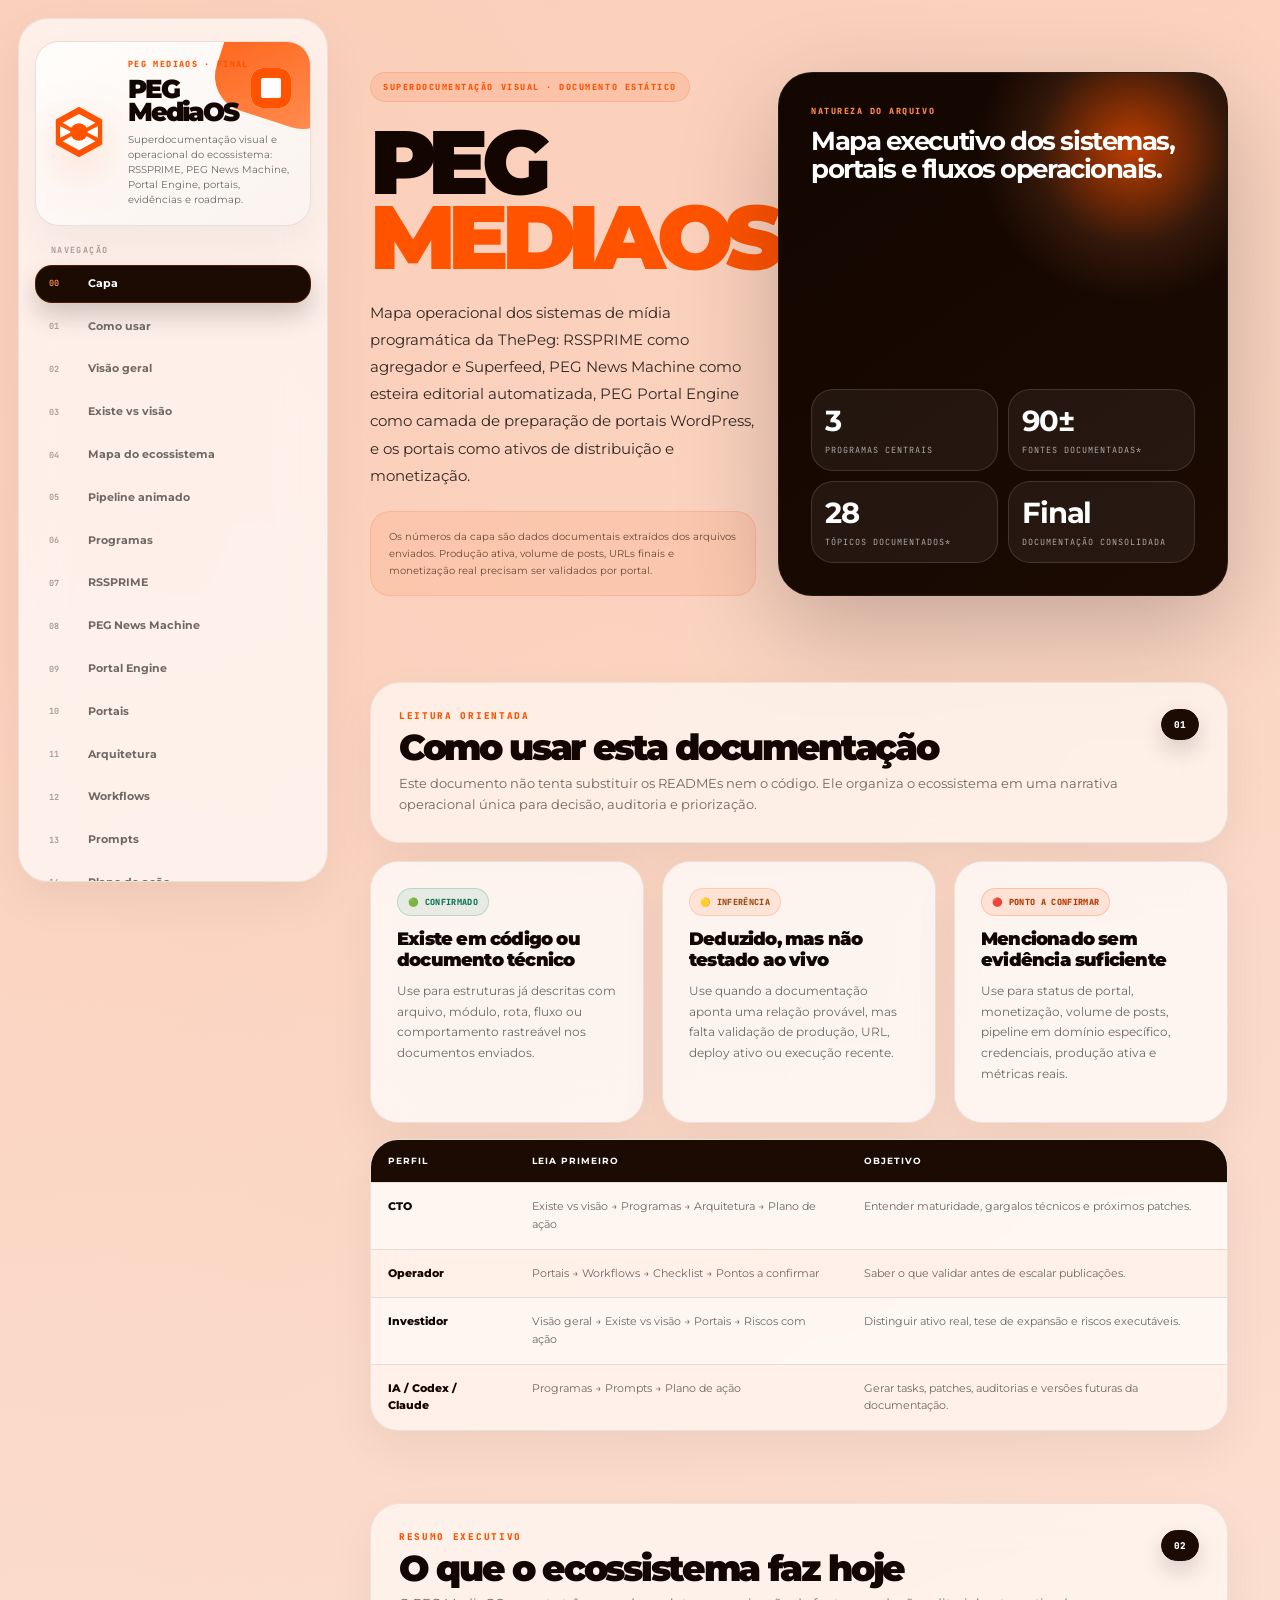
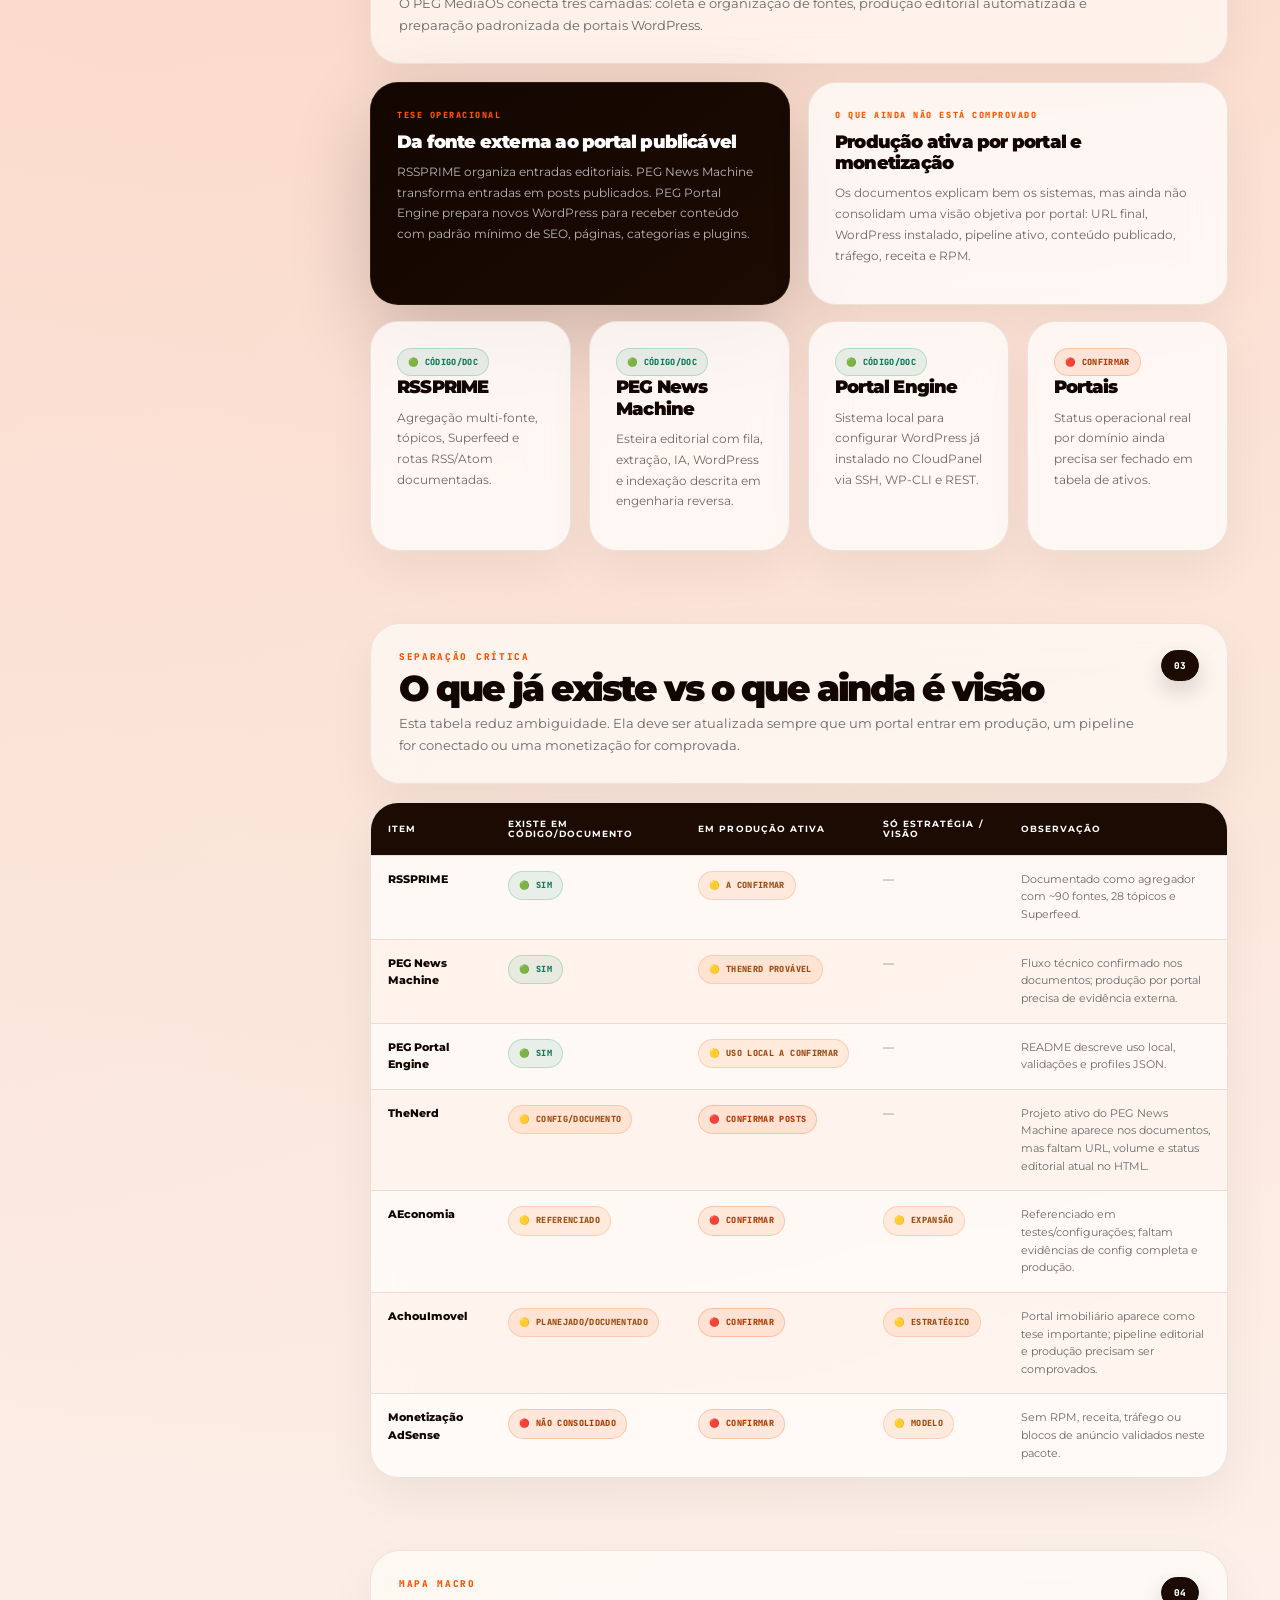
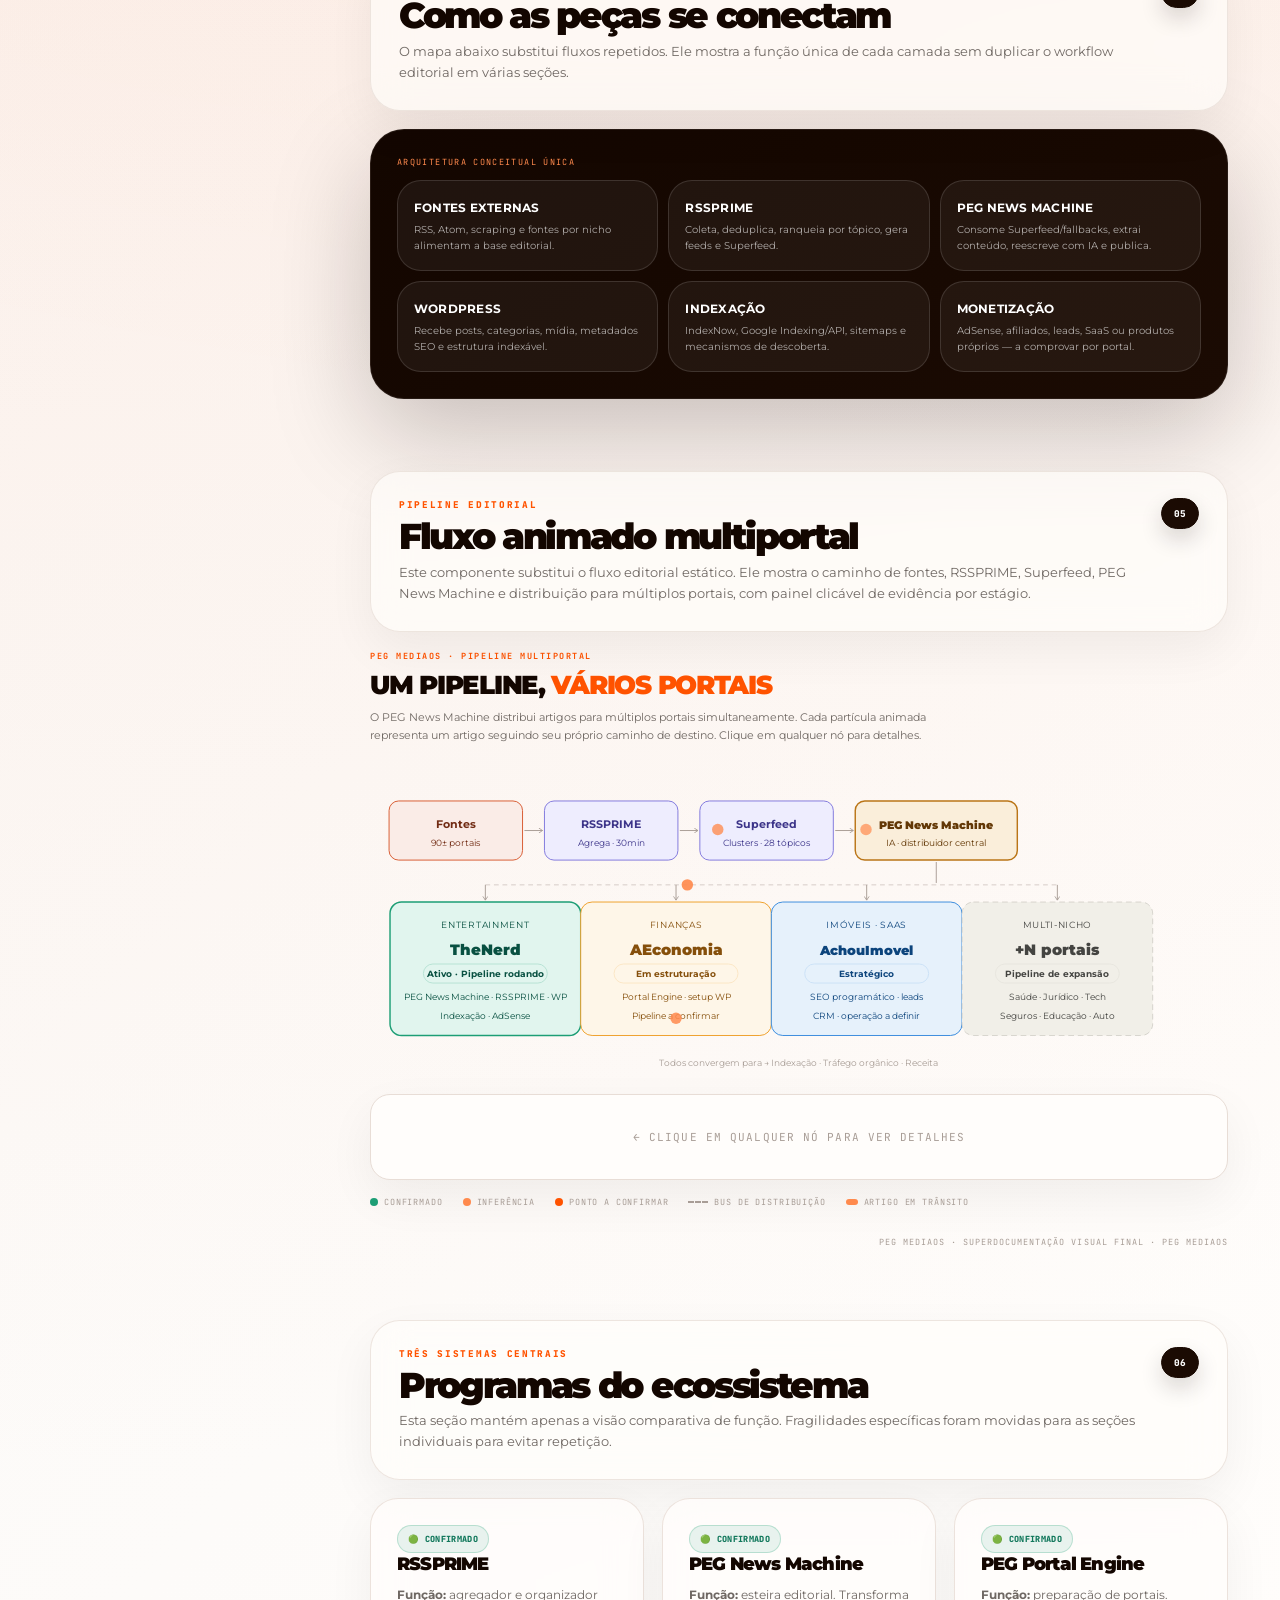
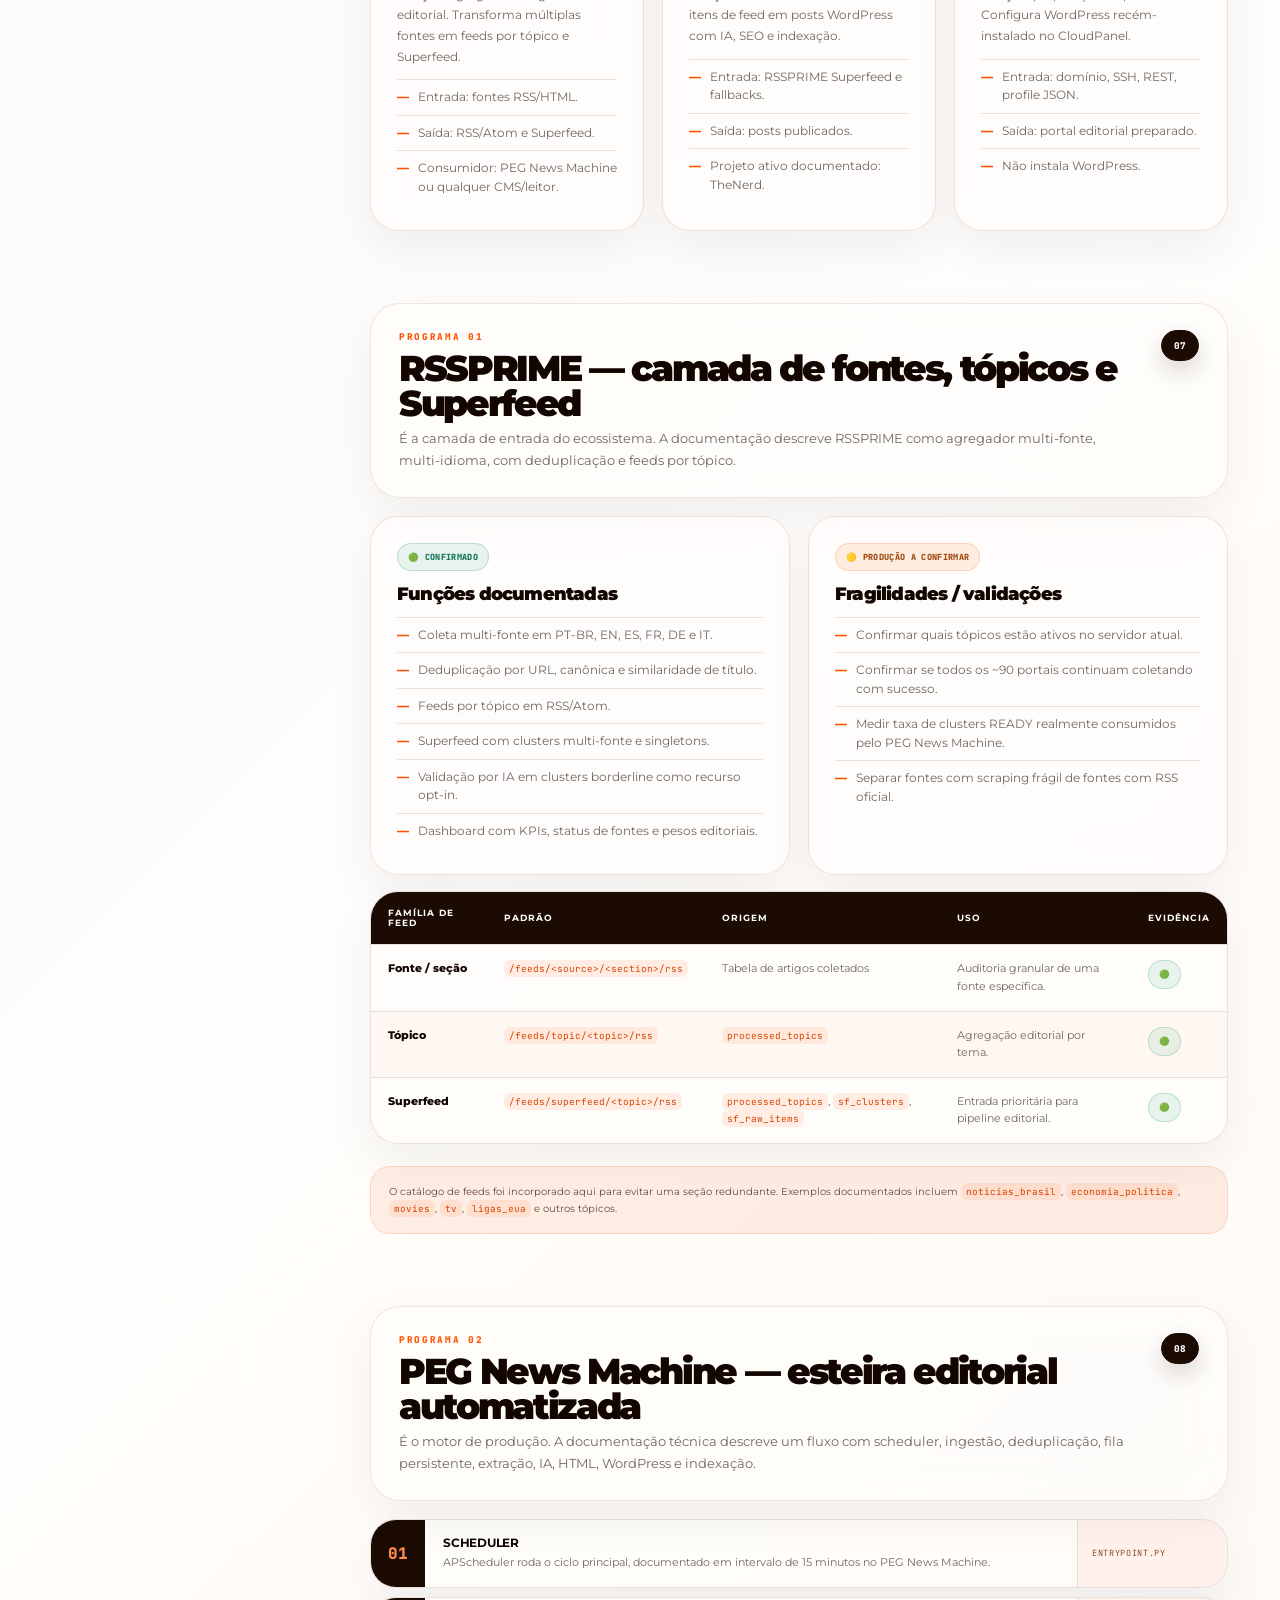
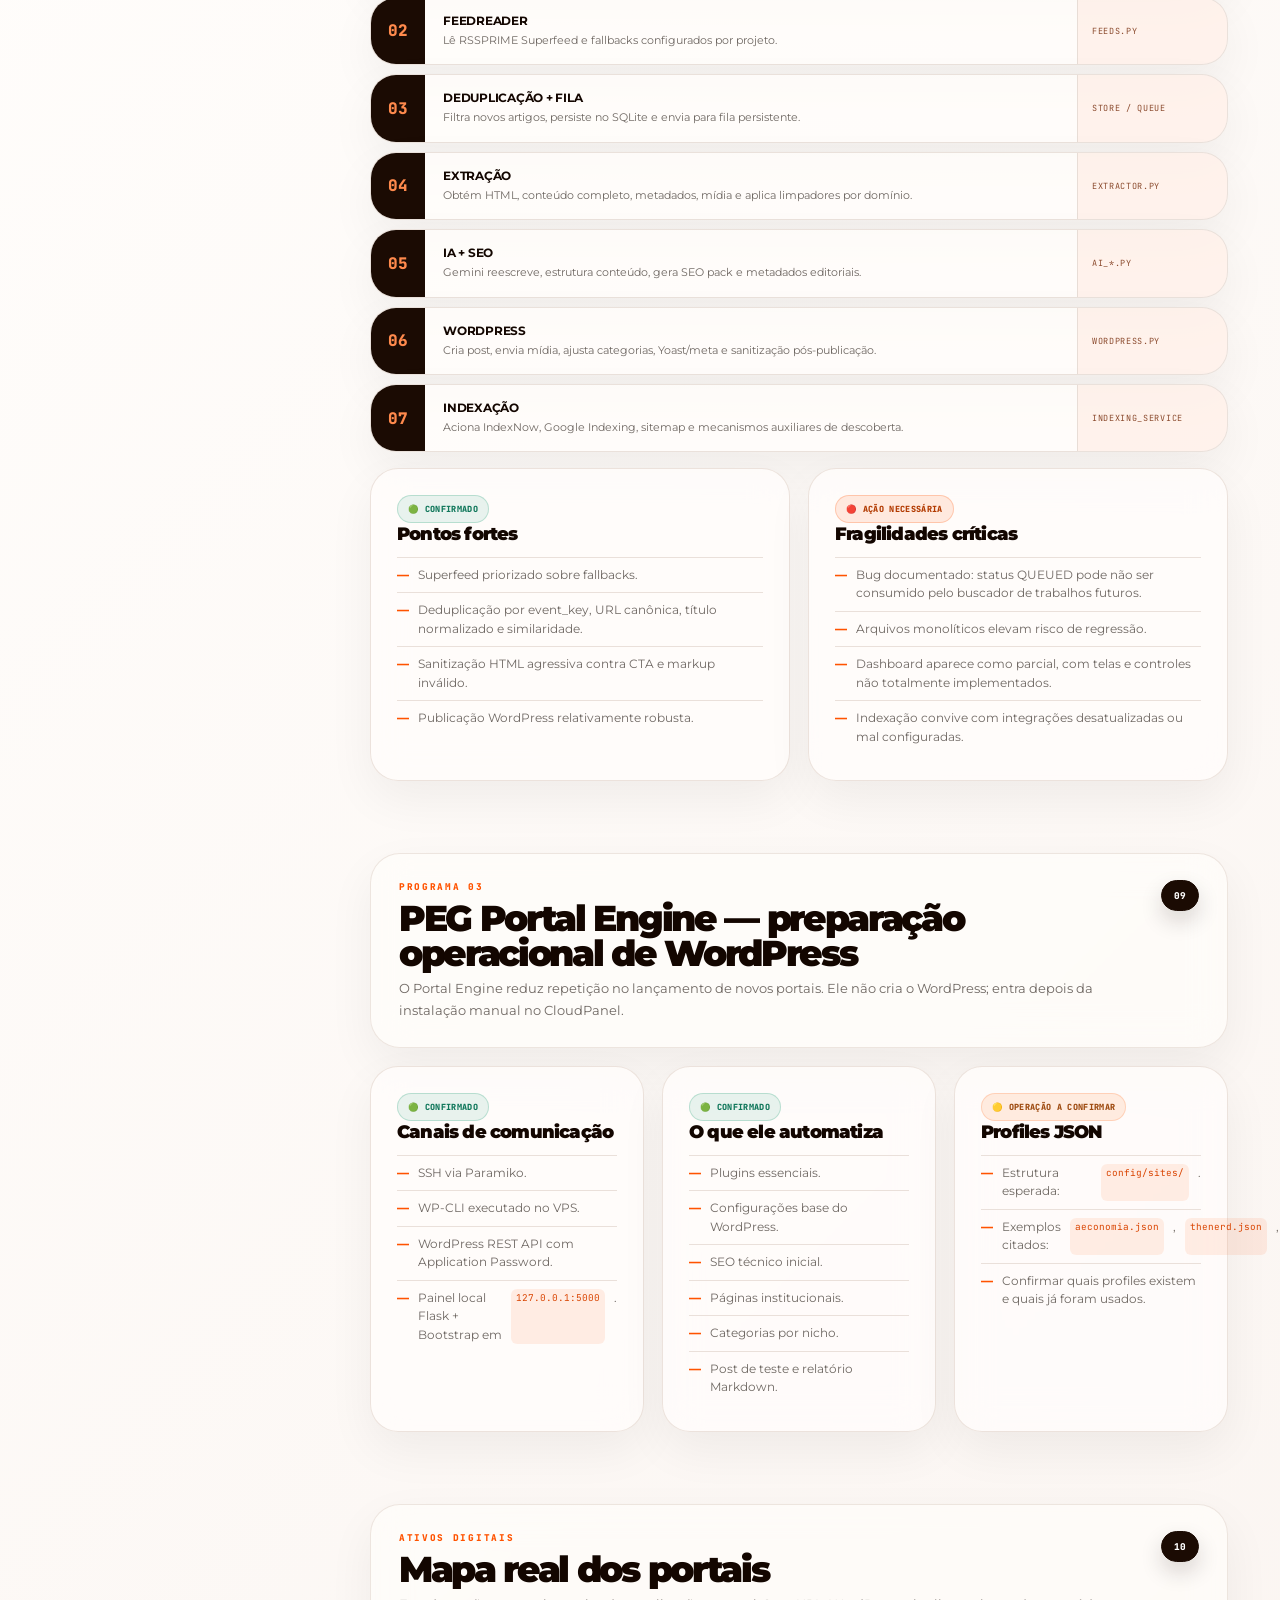
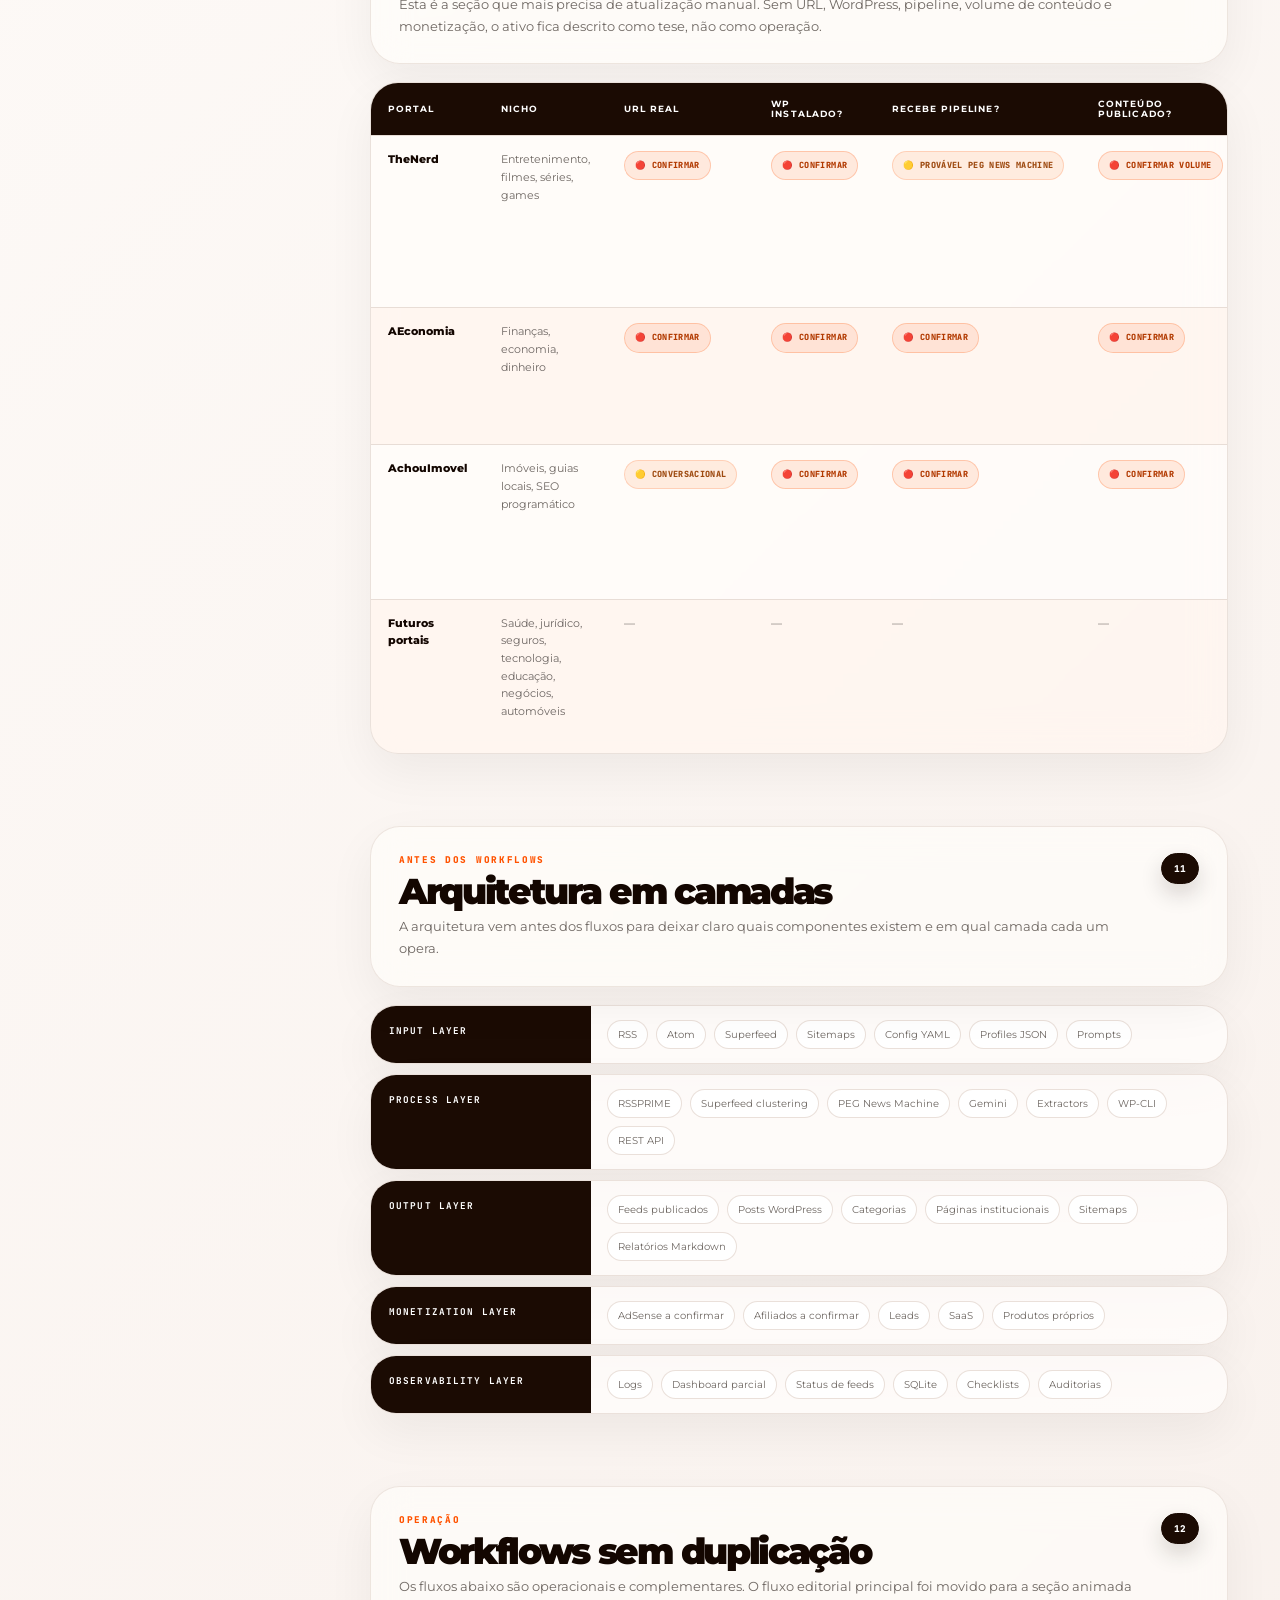
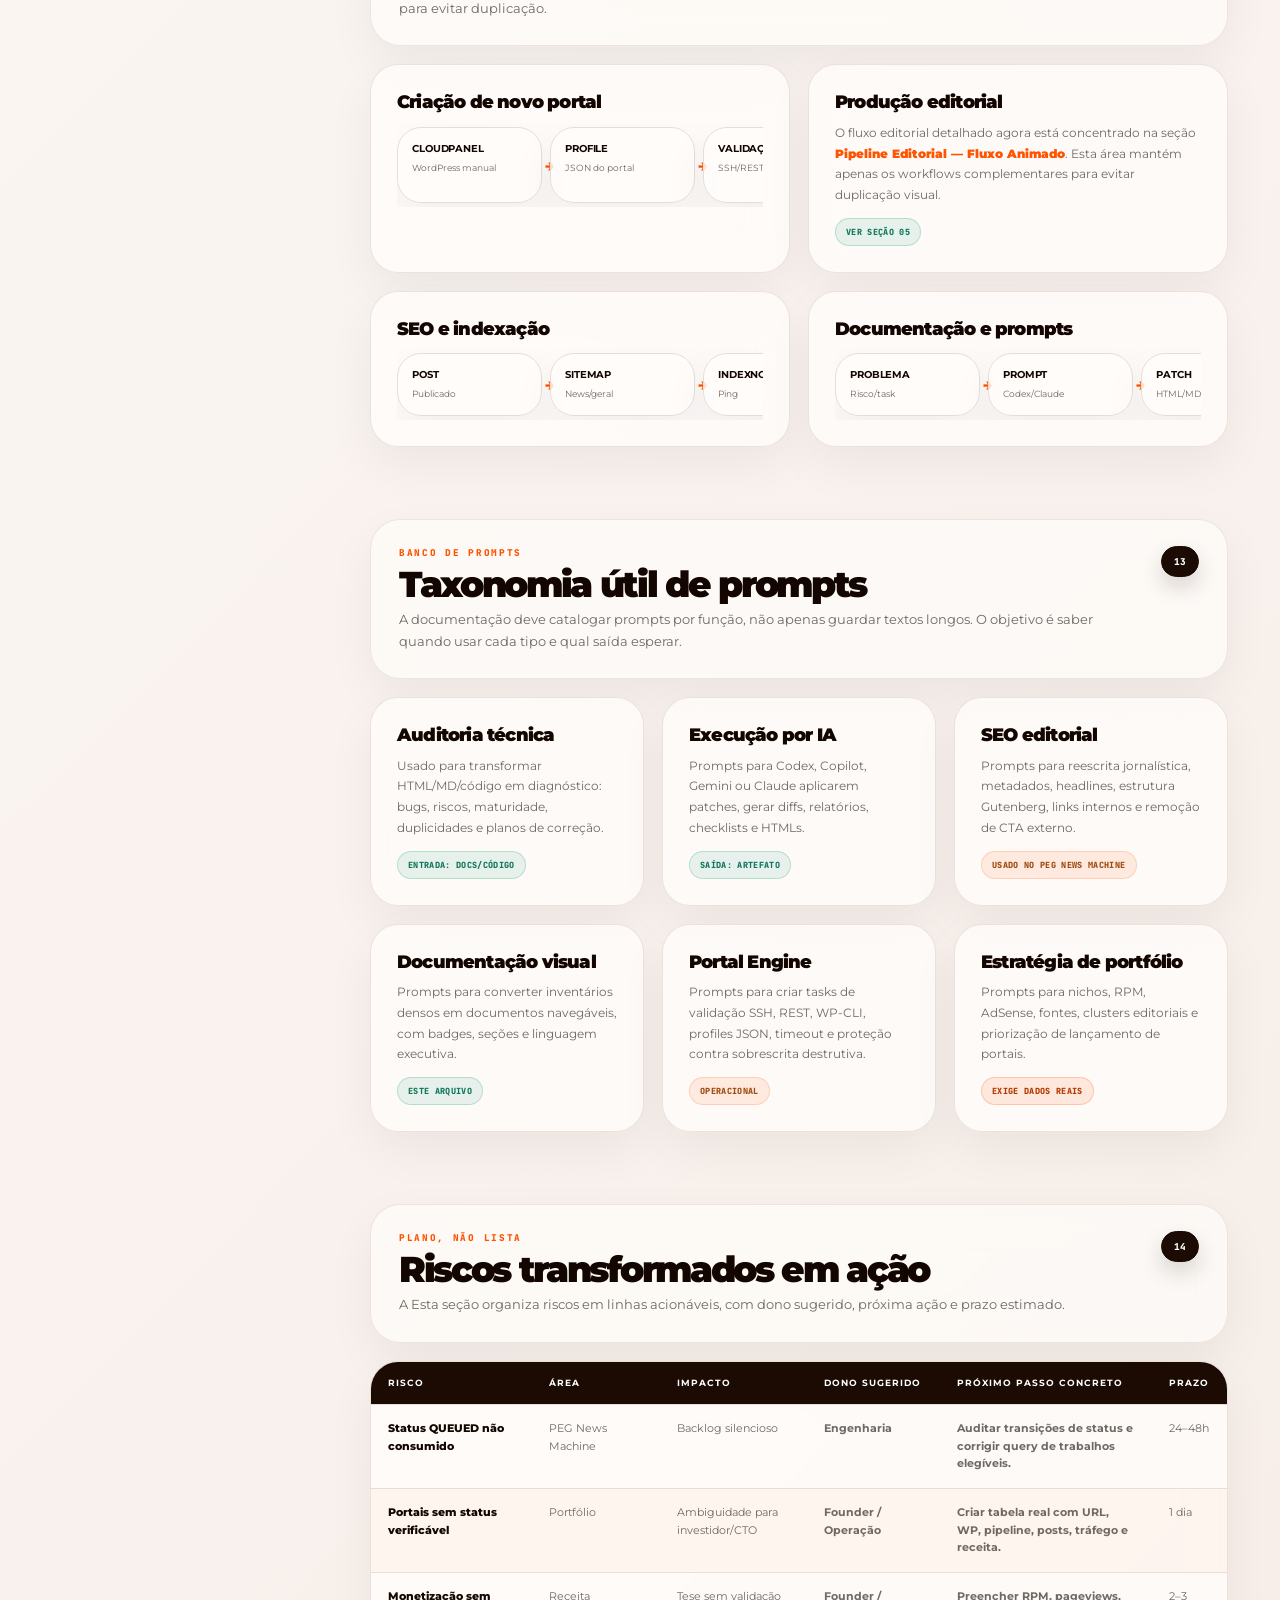
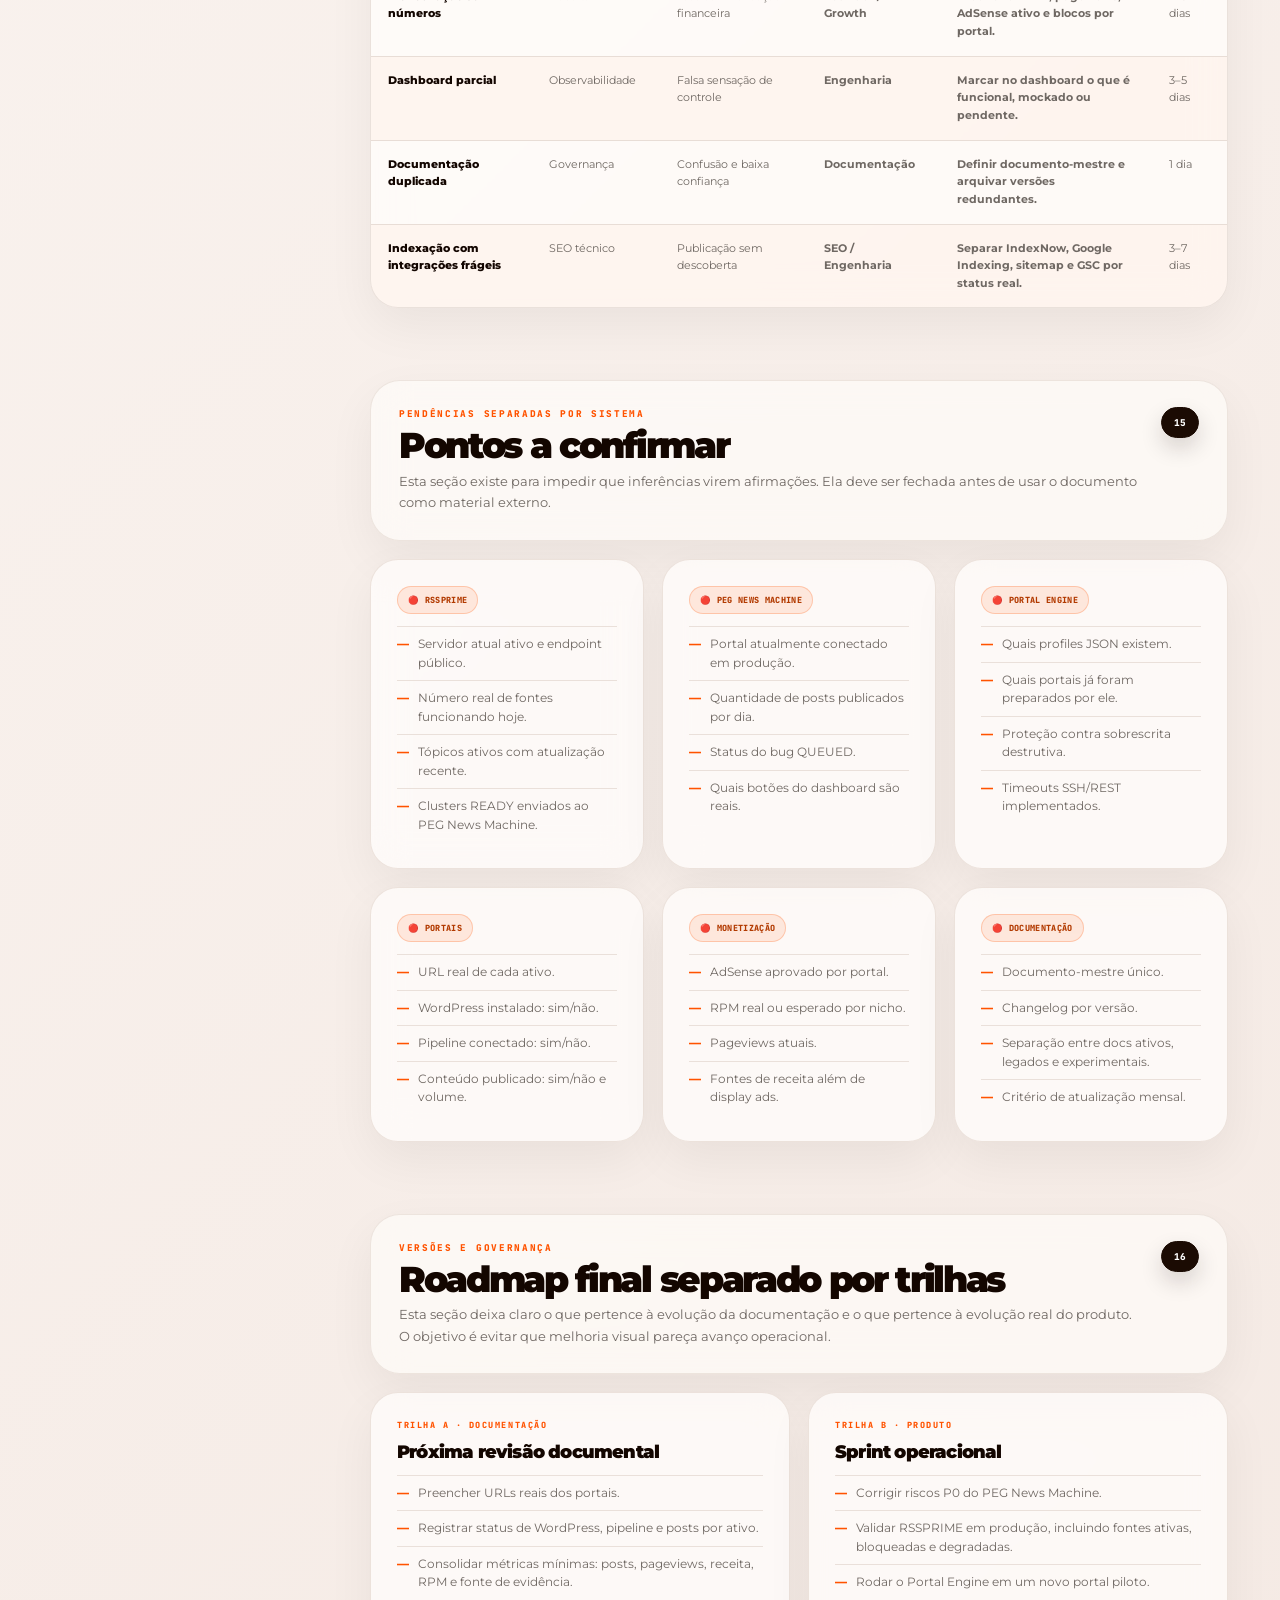
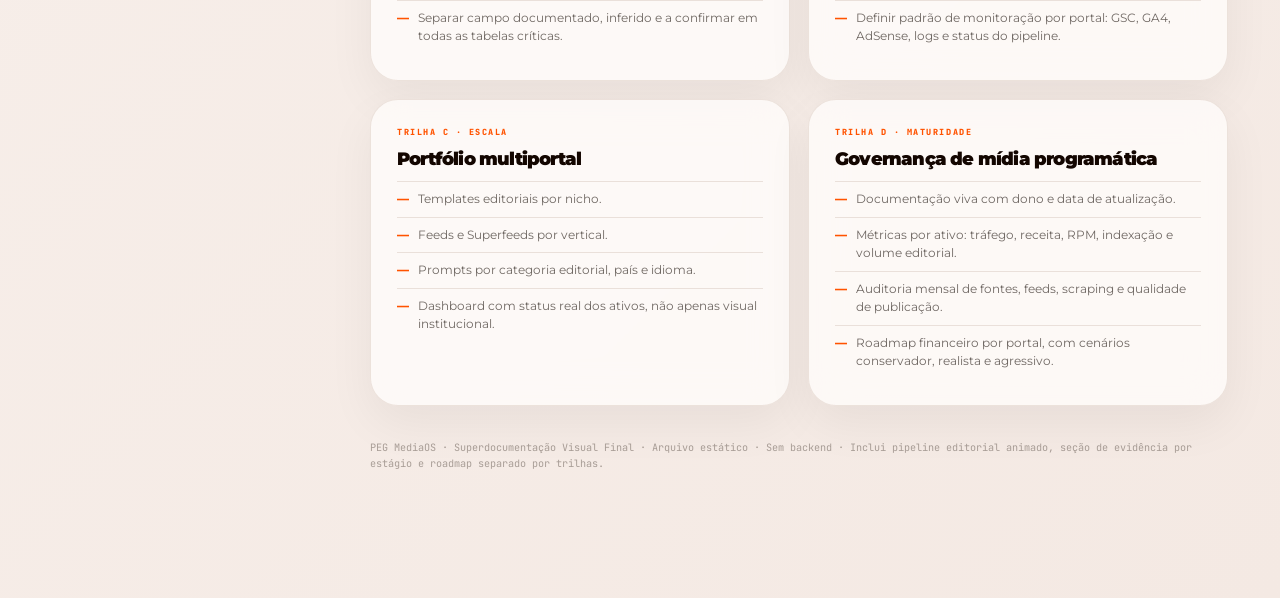
<file: peg_mediaos_documentation_FINAL_revisado.html>
<!DOCTYPE html>
<html lang="pt-BR">
<head>
<meta charset="UTF-8" />
<meta name="viewport" content="width=device-width, initial-scale=1.0" />
<title>PEG MediaOS — Superdocumentação Visual Final</title>
<link rel="preconnect" href="https://fonts.googleapis.com">
<link href="https://fonts.googleapis.com/css2?family=Montserrat:wght@300;400;500;600;700;800;900&family=JetBrains+Mono:wght@400;500;600;700&display=swap" rel="stylesheet">
<style>
:root{
  --cream:#F3EFE4; --paper:#FFFDF6; --paper2:#F8F4EA; --ink:#101010;
  --muted:#625E56; --muted2:#938A7A; --line:#D9D1C2; --red:#8D1B1B;
  --red2:#5F1111; --redBg:rgba(141,27,27,.085); --gold:#B48A3B; --green:#2E6B45;
  --yellow:#B88411; --danger:#B42318; --blue:#263F63; --mono:'JetBrains Mono',monospace;
  --font:'Montserrat',sans-serif; --shadow:0 24px 60px rgba(17,17,17,.08);
}
*{box-sizing:border-box} html{scroll-behavior:smooth} body{margin:0;background:var(--cream);color:var(--ink);font-family:var(--font);-webkit-font-smoothing:antialiased}
#progress{position:fixed;top:0;left:0;height:3px;background:linear-gradient(90deg,var(--red),var(--gold));width:0;z-index:9999}
.layout{display:grid;grid-template-columns:292px minmax(0,1fr);max-width:1580px;margin:0 auto}.sidebar{position:sticky;top:0;height:100vh;padding:28px 18px;border-right:1px solid var(--line);background:rgba(243,239,228,.94);backdrop-filter:blur(10px);overflow:auto}.brand{padding:14px 14px 18px;border-bottom:1px solid var(--line);margin-bottom:16px}.brand .k{font-family:var(--mono);font-size:8.5px;letter-spacing:.18em;text-transform:uppercase;color:var(--red);font-weight:700}.brand h1{font-size:17px;line-height:1;margin:9px 0 8px;font-weight:900;letter-spacing:-.04em;text-transform:uppercase}.brand p{font-size:9.35px;color:var(--muted);line-height:1.55;margin:0}.nav-title{font-family:var(--mono);font-size:8.5px;letter-spacing:.16em;text-transform:uppercase;color:var(--muted2);font-weight:700;margin:18px 14px 10px}#nav{display:flex;flex-direction:column;gap:3px}#nav a{display:grid;grid-template-columns:28px 1fr;gap:8px;align-items:center;text-decoration:none;color:var(--muted);font-size:10.2px;font-weight:750;padding:9px 12px;border-radius:12px;border:1px solid transparent;line-height:1.25}#nav a span:first-child{font-family:var(--mono);font-size:8.5px;color:var(--muted2)}#nav a:hover{background:rgba(255,255,255,.6);color:var(--ink)}#nav a.active{background:var(--ink);color:#fff;border-color:var(--ink)}#nav a.active span:first-child{color:var(--gold)}.side-card{margin:18px 0 0;padding:14px;border:1px solid var(--line);background:var(--paper);border-radius:18px}.side-card b{display:block;font-size:9.35px;text-transform:uppercase;letter-spacing:.12em;color:var(--red);margin-bottom:7px}.side-card p{font-size:9.78px;color:var(--muted);line-height:1.55;margin:0}.legend-mini{display:grid;gap:6px;margin-top:12px}.legend-mini span{font-family:var(--mono);font-size:8.5px;color:var(--muted);padding:5px 7px;border:1px solid var(--line);border-radius:999px;background:#fff}
main{min-width:0;padding:0 48px 80px}.hero{padding:72px 0 46px;border-bottom:1px solid var(--line)}.hero-grid{display:grid;grid-template-columns:minmax(0,1.2fr) 430px;gap:34px;align-items:stretch}.eyebrow{font-family:var(--mono);font-size:9.35px;letter-spacing:.18em;text-transform:uppercase;color:var(--red);font-weight:800}.hero h1{font-size:clamp(47.6px,7vw,90.1px);line-height:.87;letter-spacing:-.075em;text-transform:uppercase;margin:18px 0 20px;font-weight:900}.hero h1 span{color:var(--red)}.hero p{font-size:14.45px;line-height:1.85;color:#292622;max-width:900px;margin:0}.hero-panel{background:var(--ink);color:#fff;border-radius:28px;padding:28px;box-shadow:var(--shadow);display:flex;flex-direction:column;justify-content:space-between;min-height:390px;position:relative;overflow:hidden}.hero-panel:before{content:"";position:absolute;inset:-100px -50px auto auto;width:270px;height:270px;background:radial-gradient(circle,rgba(141,27,27,.55),transparent 70%);border-radius:50%}.hp-label{font-family:var(--mono);font-size:8.5px;letter-spacing:.18em;color:#E8B95B;text-transform:uppercase;font-weight:800}.hero-panel h3{font-size:22.1px;line-height:1.08;letter-spacing:-.04em;margin:10px 0 14px;position:relative}.hero-panel p{color:rgba(255,255,255,.68);font-size:11.05px;line-height:1.7;position:relative}.hp-row{display:grid;grid-template-columns:repeat(2,1fr);gap:8px;margin-top:22px;position:relative}.hp-metric{border:1px solid rgba(255,255,255,.12);border-radius:16px;padding:13px;background:rgba(255,255,255,.04)}.hp-metric b{font-size:20.4px;display:block;letter-spacing:-.04em}.hp-metric span{font-size:8.5px;color:rgba(255,255,255,.55);font-family:var(--mono);text-transform:uppercase;letter-spacing:.12em}.note{font-size:9.35px;color:var(--muted);line-height:1.65;margin-top:14px;border-left:3px solid var(--red);padding-left:12px}.section{padding:54px 0;border-bottom:1px solid var(--line)}.section:last-child{border-bottom:none}.s-head{display:grid;grid-template-columns:minmax(0,1fr) auto;gap:24px;align-items:start;margin-bottom:26px}.s-head h2{font-size:28.05px;line-height:1.03;letter-spacing:-.045em;text-transform:uppercase;margin:8px 0 0;font-weight:900}.s-head p{margin:8px 0 0;color:var(--muted);font-size:11.9px;line-height:1.75;max-width:780px}.section-num{font-family:var(--mono);font-size:9.35px;color:var(--muted2);font-weight:800;border:1px solid var(--line);border-radius:999px;padding:8px 12px;background:var(--paper)}
.grid-2{display:grid;grid-template-columns:repeat(2,minmax(0,1fr));gap:16px}.grid-3{display:grid;grid-template-columns:repeat(3,minmax(0,1fr));gap:16px}.grid-4{display:grid;grid-template-columns:repeat(4,minmax(0,1fr));gap:14px}.card{background:var(--paper);border:1px solid var(--line);border-radius:22px;padding:22px;box-shadow:0 14px 34px rgba(17,17,17,.035)}.card.dark{background:var(--ink);color:#fff;border-color:var(--ink)}.card h3{font-size:15.3px;line-height:1.2;letter-spacing:-.025em;margin:0 0 10px;font-weight:900}.card p{font-size:11.47px;line-height:1.72;color:var(--muted);margin:0 0 12px}.card.dark p{color:rgba(255,255,255,.7)}.label{font-family:var(--mono);font-size:8.5px;letter-spacing:.15em;text-transform:uppercase;color:var(--red);font-weight:800;margin-bottom:10px}.list{list-style:none;padding:0;margin:12px 0 0}.list li{font-size:11.05px;color:var(--muted);line-height:1.6;padding:8px 0;border-top:1px solid var(--line);display:flex;gap:9px}.list li:before{content:"—";color:var(--red);font-weight:900}.dark .list li{border-top-color:rgba(255,255,255,.12);color:rgba(255,255,255,.72)}.badge{display:inline-flex;align-items:center;gap:6px;border-radius:999px;padding:5px 8px;font-family:var(--mono);font-size:8.5px;letter-spacing:.04em;font-weight:800;text-transform:uppercase;border:1px solid transparent;white-space:nowrap}.ok{background:rgba(46,107,69,.10);color:var(--green);border-color:rgba(46,107,69,.24)}.inf{background:rgba(184,132,17,.12);color:#875F00;border-color:rgba(184,132,17,.26)}.bad{background:rgba(180,35,24,.11);color:var(--danger);border-color:rgba(180,35,24,.25)}.neutral{background:rgba(16,16,16,.06);color:#333;border-color:rgba(16,16,16,.12)}.badge-row{display:flex;flex-wrap:wrap;gap:7px;margin:0 0 12px}.mini{font-size:9.35px;color:var(--muted2);line-height:1.55}.table-wrap{overflow:auto;border:1px solid var(--line);border-radius:22px;background:var(--paper);box-shadow:0 14px 34px rgba(17,17,17,.03)}table{width:100%;border-collapse:collapse;min-width:760px}th{background:var(--ink);color:#fff;text-align:left;font-family:var(--mono);font-size:8.5px;text-transform:uppercase;letter-spacing:.12em;padding:13px 14px}td{font-size:10.88px;color:var(--muted);line-height:1.55;padding:13px 14px;border-top:1px solid var(--line);vertical-align:top}td:first-child{color:var(--ink);font-weight:800}tr:nth-child(even) td{background:rgba(255,255,255,.42)}code{font-family:var(--mono);font-size:9.35px;background:rgba(16,16,16,.06);padding:2px 5px;border-radius:6px;color:var(--red2)}.flow{display:flex;gap:8px;align-items:stretch;overflow:auto;padding:4px 0}.flow .step{min-width:145px;background:var(--paper);border:1px solid var(--line);border-radius:18px;padding:14px;position:relative}.flow .step:not(:last-child):after{content:"→";position:absolute;right:-14px;top:50%;transform:translateY(-50%);color:var(--red);font-weight:900}.step b{display:block;font-size:10.2px;text-transform:uppercase;letter-spacing:-.01em}.step span{display:block;margin-top:6px;font-size:9.35px;color:var(--muted);line-height:1.45}.map{background:var(--ink);border-radius:28px;padding:26px;color:#fff;box-shadow:var(--shadow)}.map-grid{display:grid;grid-template-columns:1fr 1fr 1fr;gap:10px}.map-box{border:1px solid rgba(255,255,255,.13);border-radius:18px;background:rgba(255,255,255,.045);padding:16px}.map-box b{font-size:11.05px;text-transform:uppercase;letter-spacing:.02em}.map-box p{font-size:10.2px;color:rgba(255,255,255,.64);line-height:1.58;margin:6px 0 0}.arrow-title{font-family:var(--mono);font-size:8.5px;letter-spacing:.16em;text-transform:uppercase;color:#E8B95B;margin-bottom:12px}.layers{display:grid;gap:10px}.layer{display:grid;grid-template-columns:220px 1fr;gap:0;border:1px solid var(--line);border-radius:20px;background:var(--paper);overflow:hidden}.layer b{background:var(--ink);color:#fff;padding:18px;font-family:var(--mono);font-size:9.35px;letter-spacing:.12em;text-transform:uppercase}.layer div{padding:14px 16px;display:flex;gap:8px;flex-wrap:wrap}.pill{border:1px solid var(--line);border-radius:999px;padding:7px 10px;font-size:10.2px;color:var(--muted);background:#fff}.timeline{display:grid;gap:9px}.tl{display:grid;grid-template-columns:54px 1fr 150px;border:1px solid var(--line);border-radius:18px;background:var(--paper);overflow:hidden}.tl-num{background:var(--ink);color:var(--gold);font-family:var(--mono);font-weight:900;display:flex;align-items:center;justify-content:center}.tl-body{padding:15px 18px}.tl-body b{display:block;font-size:11.9px;text-transform:uppercase}.tl-body span{font-size:10.62px;color:var(--muted);line-height:1.55;display:block;margin-top:5px}.tl-owner{background:var(--paper2);border-left:1px solid var(--line);padding:14px;display:flex;align-items:center;font-family:var(--mono);font-size:8.5px;letter-spacing:.08em;text-transform:uppercase;color:var(--muted)}.action-table td:nth-child(4),.action-table td:nth-child(5){font-weight:700}.footer{padding:34px 0 0;color:var(--muted2);font-size:10.2px;font-family:var(--mono)}
@media(max-width:1100px){.layout{display:block}.sidebar{position:relative;height:auto;border-right:0;border-bottom:1px solid var(--line)}main{padding:0 22px 60px}.hero-grid,.grid-2,.grid-3,.grid-4{grid-template-columns:1fr}.hero-panel{min-height:auto}.s-head{grid-template-columns:1fr}.layer{grid-template-columns:1fr}.tl{grid-template-columns:44px 1fr}.tl-owner{grid-column:2;border-left:0;border-top:1px solid var(--line)}.map-grid{grid-template-columns:1fr}}

/* =========================================================
   PEG MEDIAOS VISUAL SYSTEM OVERRIDE — FINAL
   Visual language: premium SaaS, off-white canvas, signal orange,
   deep brown/black contrast, rounded editorial cards.
   ========================================================= */
:root{
  --cream:#F5F3F1; --paper:#FFFDFB; --paper2:#FAF3EF; --ink:#130600; --ink2:#1B0B03;
  --muted:#6F6863; --muted2:#A89D96; --line:#E8DDD6; --red:#FF5300; --red2:#D94400;
  --redBg:rgba(255,83,0,.10); --gold:#FF8A4D; --green:#1D9E75; --yellow:#FFB36A;
  --danger:#C7441C; --blue:#364B63; --peach:#FFCDB6; --offwhite:#F5F3F1;
  --mono:'JetBrains Mono',monospace; --font:'Montserrat',sans-serif;
  --shadow:0 30px 90px rgba(27,11,3,.10); --shadow-soft:0 18px 48px rgba(27,11,3,.055);
  --radius-xl:34px; --radius-lg:24px;
}
body{background:radial-gradient(circle at 86% -10%, rgba(255,83,0,.18), transparent 34%),radial-gradient(circle at 4% 4%, rgba(255,205,182,.55), transparent 32%),linear-gradient(135deg,#F5F3F1 0%,#FFFDFB 42%,#F4E9E3 100%);color:var(--ink);font-family:var(--font)}
#progress{height:4px;background:linear-gradient(90deg,var(--ink),var(--red),var(--gold));box-shadow:0 0 24px rgba(255,83,0,.45)}
.layout{grid-template-columns:310px minmax(0,1fr);max-width:1720px;gap:0;padding:18px}.sidebar{top:18px;height:calc(100vh - 36px);padding:22px 16px;border:1px solid rgba(232,221,214,.85);border-radius:30px;background:rgba(255,253,251,.72);box-shadow:var(--shadow-soft);backdrop-filter:blur(22px);scrollbar-width:thin}.brand{position:relative;padding:20px 18px 22px;margin-bottom:18px;border:1px solid rgba(232,221,214,.92);border-radius:24px;background:linear-gradient(145deg,#FFFDFB,#FAF3EF);box-shadow:0 18px 40px rgba(27,11,3,.045);overflow:hidden}.brand:before{content:"";position:absolute;right:-38px;top:-46px;width:126px;height:126px;border-radius:36px;background:linear-gradient(135deg,var(--red),var(--gold));transform:rotate(18deg);opacity:.95}.brand:after{content:"";position:absolute;right:19px;top:26px;width:40px;height:40px;background:var(--paper);border-radius:12px;box-shadow:inset 0 0 0 10px var(--red)}.brand .k,.eyebrow,.label{color:var(--red);letter-spacing:.18em}.brand h1{font-size:26.35px;line-height:.86;letter-spacing:-.075em;text-transform:none;font-weight:900;margin:12px 0 12px;position:relative;z-index:1}.brand p{font-size:10.71px;line-height:1.55;color:var(--muted);max-width:210px;position:relative;z-index:1}
.nav-title{color:var(--muted2);margin:18px 16px 9px}#nav{gap:5px}#nav a{grid-template-columns:31px 1fr;padding:11px 13px;border-radius:17px;font-size:11.05px;font-weight:700;color:var(--muted);transition:.18s ease;background:transparent}#nav a span:first-child{color:var(--muted2)}#nav a:hover{background:rgba(255,83,0,.075);color:var(--ink);transform:translateX(2px)}#nav a.active{background:var(--ink2);color:#fff;border-color:rgba(255,83,0,.24);box-shadow:0 12px 26px rgba(27,11,3,.20)}#nav a.active span:first-child{color:var(--gold)}.side-card{border-radius:24px;border-color:var(--line);background:rgba(255,253,251,.78);box-shadow:var(--shadow-soft)}.side-card b{color:var(--red)}.legend-mini span{background:#fff;border-color:var(--line);border-radius:999px}
main{padding:0 34px 72px 42px}.hero{padding:54px 0 50px;border-bottom:0}.hero-grid{grid-template-columns:minmax(0,1.1fr) 450px;gap:22px}.hero .eyebrow{display:inline-flex;align-items:center;gap:10px;padding:8px 12px;border-radius:999px;background:rgba(255,83,0,.10);border:1px solid rgba(255,83,0,.16);font-size:8.5px}.hero h1{font-size:clamp(54.4px,7vw,100.3px);line-height:.84;letter-spacing:-.085em;text-transform:none;margin:22px 0 24px;font-weight:900}.hero h1 span{color:var(--red)}.hero p{font-size:15.3px;line-height:1.78;color:#322924;max-width:980px}.note{margin-top:22px;border-left:0;padding:16px 18px;border-radius:20px;background:rgba(255,83,0,.085);border:1px solid rgba(255,83,0,.14);font-size:10.37px;color:#6C4B3A}.hero-panel{background:linear-gradient(145deg,var(--ink),var(--ink2));border-radius:34px;padding:32px;min-height:410px;box-shadow:0 34px 100px rgba(19,6,0,.22);border:1px solid rgba(255,255,255,.08)}.hero-panel:before{inset:-80px -60px auto auto;width:310px;height:310px;background:radial-gradient(circle,rgba(255,83,0,.72),rgba(255,138,77,.12) 44%,transparent 70%)}.hero-panel h3{font-size:26.35px;letter-spacing:-.055em}.hero-panel p{font-size:11.9px;color:rgba(255,255,255,.72)}.hp-label{color:var(--gold)}.hp-row{gap:10px}.hp-metric{border-radius:22px;background:rgba(255,255,255,.06);border-color:rgba(255,255,255,.13)}.hp-metric b{font-size:28.9px;color:#fff}.hp-metric span{color:rgba(255,255,255,.62)}
.section{padding:36px 0;border-bottom:0}.s-head{margin-bottom:18px;padding:26px 28px;border-radius:30px;background:rgba(255,253,251,.64);border:1px solid rgba(232,221,214,.76);box-shadow:var(--shadow-soft);backdrop-filter:blur(18px)}.s-head h2{font-size:35.7px;line-height:.96;letter-spacing:-.065em;text-transform:none}.s-head p{font-size:12.75px;line-height:1.7}.section-num{border-radius:999px;background:var(--ink2);color:#fff;border-color:var(--ink2);box-shadow:0 10px 22px rgba(27,11,3,.16)}.grid-2,.grid-3,.grid-4{gap:18px}.card{border-radius:28px;padding:26px;background:rgba(255,253,251,.78);border:1px solid rgba(232,221,214,.82);box-shadow:var(--shadow-soft);backdrop-filter:blur(18px);transition:.18s ease}.card:hover{transform:translateY(-2px);box-shadow:var(--shadow)}.card.dark{background:linear-gradient(145deg,var(--ink),var(--ink2));border-color:rgba(255,255,255,.08);box-shadow:0 30px 80px rgba(19,6,0,.20)}.card h3{font-size:17.85px;letter-spacing:-.045em}.card p{font-size:12.07px}.badge{border-radius:999px;padding:7px 10px;font-weight:800}.ok{background:rgba(29,158,117,.10);color:#11775B;border-color:rgba(29,158,117,.24)}.inf{background:rgba(255,138,77,.15);color:#9E4B11;border-color:rgba(255,138,77,.28)}.bad{background:rgba(255,83,0,.11);color:#B23A00;border-color:rgba(255,83,0,.24)}.neutral{background:rgba(19,6,0,.055);color:var(--ink);border-color:rgba(19,6,0,.10)}.list li{border-top-color:rgba(232,221,214,.9);font-size:11.56px}.list li:before{color:var(--red)}
.table-wrap{border-radius:28px;border-color:rgba(232,221,214,.88);background:rgba(255,253,251,.82);box-shadow:var(--shadow-soft);backdrop-filter:blur(18px)}th{background:var(--ink2);padding:16px 17px;color:#fff}td{padding:15px 17px;font-size:11.39px}tr:nth-child(even) td{background:rgba(255,83,0,.035)}code{background:rgba(255,83,0,.09);color:var(--red2)}.map{border-radius:34px;background:linear-gradient(145deg,var(--ink),var(--ink2));box-shadow:0 34px 100px rgba(19,6,0,.22);border:1px solid rgba(255,255,255,.08)}.map-box{border-radius:24px;background:rgba(255,255,255,.055);border-color:rgba(255,255,255,.13)}.map-box b{font-size:11.9px}.arrow-title{color:var(--gold)}.layer{border-radius:26px;border-color:rgba(232,221,214,.85);background:rgba(255,253,251,.78);box-shadow:var(--shadow-soft)}.layer b{background:var(--ink2);color:#fff}.pill{border-color:rgba(232,221,214,.9);background:#fff;border-radius:999px}.tl{border-radius:26px;border-color:rgba(232,221,214,.88);background:rgba(255,253,251,.82);box-shadow:var(--shadow-soft)}.tl-num{background:var(--ink2);color:var(--gold)}.tl-body b{letter-spacing:-.02em}.tl-owner{background:rgba(255,83,0,.055);color:#8B4B2E}.footer{color:var(--muted2)}.flow .step{border-radius:24px;background:rgba(255,253,251,.82);box-shadow:var(--shadow-soft)}.flow .step:not(:last-child):after{color:var(--red)}
#pipeline-animado .coral rect{fill:#FFF2EB;stroke:var(--red)}#pipeline-animado .coral text{fill:var(--ink2)}#pipeline-animado .purple rect{fill:#FFF7F2;stroke:var(--gold)}#pipeline-animado .purple text{fill:#7C3211}#pipeline-animado .amber rect{fill:#FFF0E7;stroke:var(--red)}#pipeline-animado .amber text{fill:#7C2300}#pipeline-animado .teal rect{fill:#E8FAF5;stroke:var(--green)}#pipeline-animado .teal text{fill:#0E5E48}#pipeline-animado .amber-lt rect{fill:#FFF3EA;stroke:var(--gold)}#pipeline-animado .amber-lt text{fill:#8C430E}#pipeline-animado .blue rect{fill:#EEF5FA;stroke:#5B7B96}#pipeline-animado .blue text{fill:#2C4A62}#pipeline-animado .gray rect{fill:#F8F5F1;stroke:#BBAFA8}#pipeline-animado .gray text{fill:#4A423D}#pipeline-animado .detail-panel{border-radius:28px;background:rgba(255,253,251,.82);box-shadow:var(--shadow-soft);border-color:rgba(232,221,214,.88)}#pipeline-animado .dp-name{letter-spacing:-.045em}#pipeline-animado .b-warn{background:rgba(255,138,77,.14);color:#91450D;border-color:rgba(255,138,77,.28)}#pipeline-animado .b-ask{background:rgba(255,83,0,.10);color:#B83D00;border-color:rgba(255,83,0,.22)}#pipeline-animado .dp-note{background:rgba(255,83,0,.08);border-color:rgba(255,83,0,.18);color:#8B3F19}
@media(max-width:1100px){.layout{padding:0}.sidebar{height:auto;border-radius:0;top:0}main{padding:0 16px 52px}.s-head h2{font-size:27.2px}.hero h1{font-size:49.3px}.hero-grid{grid-template-columns:1fr}.hero-panel{min-height:auto}}


/* =========================================================
   PENTE FINO FINAL — brand v10, tipografia, overflow e roadmap
   ========================================================= */
:root{--font:'Montserrat',sans-serif;--mono:'JetBrains Mono',monospace;}
html,body{max-width:100%;overflow-x:hidden;}
body{font-family:var(--font)!important;}
.layout{max-width:1580px;margin:0 auto;grid-template-columns:292px minmax(0,1fr);padding:18px;gap:0;}
.sidebar{overflow-y:auto;overflow-x:hidden;scrollbar-width:thin;}
.brand.brand-lockup-peg{display:grid;grid-template-columns:64px minmax(0,1fr);gap:14px;align-items:center;padding:16px 14px 18px;margin-bottom:16px;border:1px solid rgba(232,221,214,.92);border-radius:24px;background:linear-gradient(145deg,#FFFDFB,#FAF3EF);box-shadow:0 18px 40px rgba(27,11,3,.045);overflow:hidden;position:relative;}
.brand.brand-lockup-peg:before{content:"";position:absolute;right:-38px;top:-46px;width:126px;height:126px;border-radius:36px;background:linear-gradient(135deg,var(--red),var(--gold));transform:rotate(18deg);opacity:.95;display:block;}
.brand.brand-lockup-peg:after{content:"";position:absolute;right:19px;top:26px;width:40px;height:40px;background:var(--paper);border-radius:12px;box-shadow:inset 0 0 0 10px var(--red);display:block;}
.brand.brand-lockup-peg .peg-logo{width:58px;height:58px;display:block;position:relative;z-index:1;filter:drop-shadow(0 16px 24px rgba(255,83,0,.20));}
.brand.brand-lockup-peg .brand-copy{min-width:0;position:relative;z-index:1;}
.brand.brand-lockup-peg .k{font-family:var(--mono);font-size:8.5px;letter-spacing:.16em;text-transform:uppercase;color:var(--red);font-weight:800;margin-bottom:8px;white-space:normal;}
.brand.brand-lockup-peg h1{font-size:26px;line-height:.88;letter-spacing:-.075em;text-transform:none;font-weight:900;margin:0 0 8px;color:var(--ink);}
.brand.brand-lockup-peg p{font-size:10px;line-height:1.5;color:var(--muted);margin:0;max-width:190px;}
#nav a{overflow:hidden;min-width:0;}
#nav a span:last-child{min-width:0;overflow:hidden;text-overflow:ellipsis;white-space:nowrap;}
.side-card{overflow:hidden;}
.hero-panel h3{font-size:22px;line-height:1.08;}
.hero-panel p{font-size:11px;line-height:1.72;}
.footer{line-height:1.6;}
.card h3,.s-head h2,.hero h1{word-break:normal;overflow-wrap:normal;}
@media(max-width:1100px){.layout{display:block;padding:0}.sidebar{height:auto;border-radius:0}.brand.brand-lockup-peg p{max-width:none}}

</style>

<style id="peg-v13-structure-preserve">
/* Final structure: visual continuity, naming polish, typography and overflow cleanup. */
:root{--font:'Montserrat',sans-serif;--mono:'JetBrains Mono',monospace;}
body,.card,.hero,.sidebar,#nav a,.brand p,.hero p,.hero-panel p,td,th{font-family:var(--font)!important;}
.layout{grid-template-columns:310px minmax(0,1fr)!important;max-width:1720px!important;margin:0 auto!important;padding:18px!important;gap:0!important;}
.sidebar{width:auto!important;max-width:310px!important;overflow-y:auto!important;overflow-x:hidden!important;}
#nav a{grid-template-columns:31px minmax(0,1fr)!important;overflow:hidden!important;}
#nav a span:last-child{white-space:normal!important;overflow-wrap:anywhere!important;line-height:1.25!important;}
.brand h1{font-family:var(--font)!important;}
.hero h1,.s-head h2,.card h3{font-family:var(--font)!important;}
.hero-panel h3{font-size:26.35px!important;line-height:1.08!important;letter-spacing:-.055em!important;max-width:none!important;}
.hero-panel{min-height:410px!important;}
.hp-metric b{font-family:var(--font)!important;}
@media(max-width:1100px){.layout{display:block!important;padding:0!important}.sidebar{max-width:none!important;width:auto!important;height:auto!important}.hero-grid{grid-template-columns:1fr!important}}
</style>

<!-- Final typography adjustment: explicit font sizes reduced for denser reading. -->
</head>
<body>
<div id="progress"></div>
<div class="layout">
  <aside class="sidebar">
    <div class="brand brand-lockup-peg">
      <svg class="peg-logo" viewBox="0 0 120 120" aria-label="PEG MediaOS logo">
        <path d="M60 8 L108 34 L108 86 L60 112 L12 86 L12 34 Z" fill="#FF5300"/>
        <path d="M60 23 L94 41 L76 51 L60 43 L44 51 L26 41 Z" fill="#fff"/>
        <path d="M26 79 L44 69 L60 77 L76 69 L94 79 L60 98 Z" fill="#fff"/>
        <path d="M21 48 L45 60 L21 72 Z" fill="#fff"/>
        <path d="M99 48 L75 60 L99 72 Z" fill="#fff"/>
        <circle cx="60" cy="60" r="18" fill="#FF5300"/>
      </svg>
      <div class="brand-copy"><div class="k">PEG MediaOS · Final</div><h1>PEG<br>MediaOS</h1><p>Superdocumentação visual e operacional do ecossistema: RSSPRIME, PEG News Machine, Portal Engine, portais, evidências e roadmap.</p></div>
    </div>
    <div class="nav-title">Navegação</div>
    <nav id="nav">
      <a href="#capa"><span>00</span><span>Capa</span></a>
      <a href="#como-usar"><span>01</span><span>Como usar</span></a>
      <a href="#visao"><span>02</span><span>Visão geral</span></a>
      <a href="#existe-visao"><span>03</span><span>Existe vs visão</span></a>
      <a href="#mapa"><span>04</span><span>Mapa do ecossistema</span></a>
      <a href="#pipeline-animado-section"><span>05</span><span>Pipeline animado</span></a>
      <a href="#programas"><span>06</span><span>Programas</span></a>
      <a href="#rssprime"><span>07</span><span>RSSPRIME</span></a>
      <a href="#mn26"><span>08</span><span>PEG News Machine</span></a>
      <a href="#portal-engine"><span>09</span><span>Portal Engine</span></a>
      <a href="#portais"><span>10</span><span>Portais</span></a>
      <a href="#arquitetura"><span>11</span><span>Arquitetura</span></a>
      <a href="#workflows"><span>12</span><span>Workflows</span></a>
      <a href="#prompts"><span>13</span><span>Prompts</span></a>
      <a href="#acao"><span>14</span><span>Plano de ação</span></a>
      <a href="#confirmar"><span>15</span><span>Pontos a confirmar</span></a>
      <a href="#roadmap"><span>16</span><span>Roadmap</span></a>
    </nav>
    <div class="side-card"><b>Badges epistêmicos</b><p>Todo bloco relevante deve deixar claro o grau de evidência. Essa versão reduz pitch e aumenta rastreabilidade.</p><div class="legend-mini"><span>🟢 Confirmado</span><span>🟡 Inferência</span><span>🔴 Confirmar</span></div></div>
  </aside>
  <main>
    <section class="hero" id="capa">
      <div class="hero-grid">
        <div>
          <div class="eyebrow">Superdocumentação visual · documento estático</div>
          <h1>PEG <span>MEDIAOS</span></h1>
          <p>Mapa operacional dos sistemas de mídia programática da ThePeg: RSSPRIME como agregador e Superfeed, PEG News Machine como esteira editorial automatizada, PEG Portal Engine como camada de preparação de portais WordPress, e os portais como ativos de distribuição e monetização.</p>
          <div class="note">Os números da capa são dados documentais extraídos dos arquivos enviados. Produção ativa, volume de posts, URLs finais e monetização real precisam ser validados por portal.</div>
        </div>
        <div class="hero-panel">
          <div><div class="hp-label">Natureza do arquivo</div><h3>Mapa executivo dos sistemas, portais e fluxos operacionais.</h3></div>
          <div class="hp-row">
            <div class="hp-metric"><b>3</b><span>programas centrais</span></div>
            <div class="hp-metric"><b>90±</b><span>fontes documentadas*</span></div>
            <div class="hp-metric"><b>28</b><span>tópicos documentados*</span></div>
            <div class="hp-metric"><b>Final</b><span>documentação consolidada</span></div>
          </div>
        </div>
      </div>
    </section>

    <section class="section" id="como-usar">
      <div class="s-head"><div><div class="eyebrow">Leitura orientada</div><h2>Como usar esta documentação</h2><p>Este documento não tenta substituir os READMEs nem o código. Ele organiza o ecossistema em uma narrativa operacional única para decisão, auditoria e priorização.</p></div><div class="section-num">01</div></div>
      <div class="grid-3">
        <div class="card"><div class="badge-row"><span class="badge ok">🟢 Confirmado</span></div><h3>Existe em código ou documento técnico</h3><p>Use para estruturas já descritas com arquivo, módulo, rota, fluxo ou comportamento rastreável nos documentos enviados.</p></div>
        <div class="card"><div class="badge-row"><span class="badge inf">🟡 Inferência</span></div><h3>Deduzido, mas não testado ao vivo</h3><p>Use quando a documentação aponta uma relação provável, mas falta validação de produção, URL, deploy ativo ou execução recente.</p></div>
        <div class="card"><div class="badge-row"><span class="badge bad">🔴 Ponto a confirmar</span></div><h3>Mencionado sem evidência suficiente</h3><p>Use para status de portal, monetização, volume de posts, pipeline em domínio específico, credenciais, produção ativa e métricas reais.</p></div>
      </div>
      <div class="table-wrap" style="margin-top:16px"><table><thead><tr><th>Perfil</th><th>Leia primeiro</th><th>Objetivo</th></tr></thead><tbody><tr><td>CTO</td><td>Existe vs visão → Programas → Arquitetura → Plano de ação</td><td>Entender maturidade, gargalos técnicos e próximos patches.</td></tr><tr><td>Operador</td><td>Portais → Workflows → Checklist → Pontos a confirmar</td><td>Saber o que validar antes de escalar publicações.</td></tr><tr><td>Investidor</td><td>Visão geral → Existe vs visão → Portais → Riscos com ação</td><td>Distinguir ativo real, tese de expansão e riscos executáveis.</td></tr><tr><td>IA / Codex / Claude</td><td>Programas → Prompts → Plano de ação</td><td>Gerar tasks, patches, auditorias e versões futuras da documentação.</td></tr></tbody></table></div>
    </section>

    <section class="section" id="visao">
      <div class="s-head"><div><div class="eyebrow">Resumo executivo</div><h2>O que o ecossistema faz hoje</h2><p>O PEG MediaOS conecta três camadas: coleta e organização de fontes, produção editorial automatizada e preparação padronizada de portais WordPress.</p></div><div class="section-num">02</div></div>
      <div class="grid-2">
        <div class="card dark"><div class="label">Tese operacional</div><h3>Da fonte externa ao portal publicável</h3><p>RSSPRIME organiza entradas editoriais. PEG News Machine transforma entradas em posts publicados. PEG Portal Engine prepara novos WordPress para receber conteúdo com padrão mínimo de SEO, páginas, categorias e plugins.</p></div>
        <div class="card"><div class="label">O que ainda não está comprovado</div><h3>Produção ativa por portal e monetização</h3><p>Os documentos explicam bem os sistemas, mas ainda não consolidam uma visão objetiva por portal: URL final, WordPress instalado, pipeline ativo, conteúdo publicado, tráfego, receita e RPM.</p></div>
      </div>
      <div class="grid-4" style="margin-top:16px">
        <div class="card"><span class="badge ok">🟢 Código/doc</span><h3>RSSPRIME</h3><p>Agregação multi-fonte, tópicos, Superfeed e rotas RSS/Atom documentadas.</p></div>
        <div class="card"><span class="badge ok">🟢 Código/doc</span><h3>PEG News Machine</h3><p>Esteira editorial com fila, extração, IA, WordPress e indexação descrita em engenharia reversa.</p></div>
        <div class="card"><span class="badge ok">🟢 Código/doc</span><h3>Portal Engine</h3><p>Sistema local para configurar WordPress já instalado no CloudPanel via SSH, WP-CLI e REST.</p></div>
        <div class="card"><span class="badge bad">🔴 Confirmar</span><h3>Portais</h3><p>Status operacional real por domínio ainda precisa ser fechado em tabela de ativos.</p></div>
      </div>
    </section>

    <section class="section" id="existe-visao">
      <div class="s-head"><div><div class="eyebrow">Separação crítica</div><h2>O que já existe vs o que ainda é visão</h2><p>Esta tabela reduz ambiguidade. Ela deve ser atualizada sempre que um portal entrar em produção, um pipeline for conectado ou uma monetização for comprovada.</p></div><div class="section-num">03</div></div>
      <div class="table-wrap"><table><thead><tr><th>Item</th><th>Existe em código/documento</th><th>Em produção ativa</th><th>Só estratégia / visão</th><th>Observação</th></tr></thead><tbody>
        <tr><td>RSSPRIME</td><td><span class="badge ok">🟢 Sim</span></td><td><span class="badge inf">🟡 A confirmar</span></td><td>—</td><td>Documentado como agregador com ~90 fontes, 28 tópicos e Superfeed.</td></tr>
        <tr><td>PEG News Machine</td><td><span class="badge ok">🟢 Sim</span></td><td><span class="badge inf">🟡 TheNerd provável</span></td><td>—</td><td>Fluxo técnico confirmado nos documentos; produção por portal precisa de evidência externa.</td></tr>
        <tr><td>PEG Portal Engine</td><td><span class="badge ok">🟢 Sim</span></td><td><span class="badge inf">🟡 Uso local a confirmar</span></td><td>—</td><td>README descreve uso local, validações e profiles JSON.</td></tr>
        <tr><td>TheNerd</td><td><span class="badge inf">🟡 Config/documento</span></td><td><span class="badge bad">🔴 Confirmar posts</span></td><td>—</td><td>Projeto ativo do PEG News Machine aparece nos documentos, mas faltam URL, volume e status editorial atual no HTML.</td></tr>
        <tr><td>AEconomia</td><td><span class="badge inf">🟡 Referenciado</span></td><td><span class="badge bad">🔴 Confirmar</span></td><td><span class="badge inf">🟡 Expansão</span></td><td>Referenciado em testes/configurações; faltam evidências de config completa e produção.</td></tr>
        <tr><td>AchouImovel</td><td><span class="badge inf">🟡 Planejado/documentado</span></td><td><span class="badge bad">🔴 Confirmar</span></td><td><span class="badge inf">🟡 Estratégico</span></td><td>Portal imobiliário aparece como tese importante; pipeline editorial e produção precisam ser comprovados.</td></tr>
        <tr><td>Monetização AdSense</td><td><span class="badge bad">🔴 Não consolidado</span></td><td><span class="badge bad">🔴 Confirmar</span></td><td><span class="badge inf">🟡 Modelo</span></td><td>Sem RPM, receita, tráfego ou blocos de anúncio validados neste pacote.</td></tr>
      </tbody></table></div>
    </section>

    <section class="section" id="mapa">
      <div class="s-head"><div><div class="eyebrow">Mapa macro</div><h2>Como as peças se conectam</h2><p>O mapa abaixo substitui fluxos repetidos. Ele mostra a função única de cada camada sem duplicar o workflow editorial em várias seções.</p></div><div class="section-num">04</div></div>
      <div class="map"><div class="arrow-title">Arquitetura conceitual única</div><div class="map-grid"><div class="map-box"><b>Fontes externas</b><p>RSS, Atom, scraping e fontes por nicho alimentam a base editorial.</p></div><div class="map-box"><b>RSSPRIME</b><p>Coleta, deduplica, ranqueia por tópico, gera feeds e Superfeed.</p></div><div class="map-box"><b>PEG News Machine</b><p>Consome Superfeed/fallbacks, extrai conteúdo, reescreve com IA e publica.</p></div><div class="map-box"><b>WordPress</b><p>Recebe posts, categorias, mídia, metadados SEO e estrutura indexável.</p></div><div class="map-box"><b>Indexação</b><p>IndexNow, Google Indexing/API, sitemaps e mecanismos de descoberta.</p></div><div class="map-box"><b>Monetização</b><p>AdSense, afiliados, leads, SaaS ou produtos próprios — a comprovar por portal.</p></div></div></div>
    </section>

    <section class="section" id="pipeline-animado-section">
      <div class="s-head"><div><div class="eyebrow">Pipeline Editorial</div><h2>Fluxo animado multiportal</h2><p>Este componente substitui o fluxo editorial estático. Ele mostra o caminho de fontes, RSSPRIME, Superfeed, PEG News Machine e distribuição para múltiplos portais, com painel clicável de evidência por estágio.</p></div><div class="section-num">05</div></div>
      <div id="pipeline-animado">
        <style>

#pipeline-animado, #pipeline-animado * { box-sizing: border-box; margin: 0; padding: 0; }
#pipeline-animado {
  background: transparent;
  color: var(--ink);
  font-family: var(--font);
  -webkit-font-smoothing: antialiased;
  padding: 0;
}
#pipeline-animado .wrap { width: 100%; max-width: 900px; }

#pipeline-animado .header { margin-bottom: 36px; }
#pipeline-animado .eyebrow {
  font-family: var(--mono);
  font-size: 8.5px;
  letter-spacing: .18em;
  text-transform: uppercase;
  color: var(--red);
  font-weight: 700;
  margin-bottom: 10px;
}
#pipeline-animado h1 {
  font-size: 25.5px;
  font-weight: 900;
  letter-spacing: -.05em;
  text-transform: uppercase;
  line-height: 1;
  margin-bottom: 10px;
}
#pipeline-animado h1 span { color: var(--red); }
#pipeline-animado .sub { font-size: 11.05px; color: var(--muted); line-height: 1.65; max-width: 560px; }

/* SVG node colors */
#pipeline-animado .coral rect { fill: #FAECE7; stroke: #D85A30; }
#pipeline-animado .coral text { fill: #712B13; }
#pipeline-animado .purple rect { fill: #EEEDFE; stroke: #7F77DD; }
#pipeline-animado .purple text { fill: #3C3489; }
#pipeline-animado .amber rect { fill: #FAEEDA; stroke: #BA7517; }
#pipeline-animado .amber text { fill: #633806; }
#pipeline-animado .teal rect { fill: #E1F5EE; stroke: #1D9E75; }
#pipeline-animado .teal text { fill: #085041; }
#pipeline-animado .amber-lt rect { fill: #FEF6E8; stroke: #EF9F27; }
#pipeline-animado .amber-lt text { fill: #854F0B; }
#pipeline-animado .blue rect { fill: #E6F1FB; stroke: #378ADD; }
#pipeline-animado .blue text { fill: #0C447C; }
#pipeline-animado .gray rect { fill: #F1EFE8; stroke: #B4B2A9; }
#pipeline-animado .gray text { fill: #444441; }

#pipeline-animado .node-box { cursor: pointer; transition: opacity .15s; }
#pipeline-animado .node-box:hover { opacity: .82; }

/* Detail panel */
#pipeline-animado .detail-panel {
  margin-top: 18px;
  background: var(--paper);
  border: 1px solid var(--line);
  border-radius: 20px;
  padding: 22px 26px;
  min-height: 86px;
  display: flex;
  align-items: center;
  transition: opacity .15s;
}
#pipeline-animado .dp-placeholder {
  font-size: 11.05px;
  color: var(--muted2);
  text-align: center;
  width: 100%;
  font-family: var(--mono);
  text-transform: uppercase;
  letter-spacing: .1em;
}
#pipeline-animado .dp-name {
  font-size: 16.15px;
  font-weight: 900;
  letter-spacing: -.04em;
  color: var(--ink);
  margin-bottom: 10px;
}
#pipeline-animado .dp-meta {
  display: flex;
  align-items: center;
  gap: 8px;
  flex-wrap: wrap;
  margin-bottom: 12px;
}
#pipeline-animado .badge {
  font-family: var(--mono);
  font-size: 8.5px;
  font-weight: 700;
  border-radius: 999px;
  padding: 4px 10px;
  text-transform: uppercase;
  letter-spacing: .08em;
}
#pipeline-animado .b-ok { background: rgba(60,107,74,.12);   color: #2c5237; border: 1px solid rgba(60,107,74,.2); }
#pipeline-animado .b-warn { background: rgba(180,138,59,.15);  color: #7a5c1e; border: 1px solid rgba(180,138,59,.2); }
#pipeline-animado .b-ask { background: rgba(141,27,27,.08);   color: var(--red); border: 1px solid rgba(141,27,27,.15); }
#pipeline-animado .b-tag { background: rgba(17,17,17,.05);    color: var(--muted); border: 1px solid var(--line); }
#pipeline-animado .dp-desc {
  font-size: 11.47px;
  color: var(--muted);
  line-height: 1.7;
}
#pipeline-animado .dp-note {
  margin-top: 12px;
  padding: 10px 14px;
  background: rgba(180,138,59,.1);
  border-radius: 12px;
  border: 1px solid rgba(180,138,59,.2);
  font-size: 10.2px;
  color: #7a5c1e;
  line-height: 1.55;
}

/* Legend */
#pipeline-animado .legend {
  display: flex;
  gap: 20px;
  margin-top: 16px;
  flex-wrap: wrap;
  align-items: center;
}
#pipeline-animado .legend-item {
  display: flex;
  align-items: center;
  gap: 6px;
  font-family: var(--mono);
  font-size: 8.5px;
  text-transform: uppercase;
  letter-spacing: .1em;
  color: var(--muted2);
}
#pipeline-animado .legend-dot { width: 8px; height: 8px; border-radius: 50%; }
#pipeline-animado .legend-dash {
  width: 20px;
  height: 1px;
  border-top: 2px dashed var(--muted2);
}
#pipeline-animado .footer-note {
  margin-top: 28px;
  font-family: var(--mono);
  font-size: 8.5px;
  text-transform: uppercase;
  letter-spacing: .12em;
  color: var(--muted2);
  text-align: right;
}

        </style>
<div class="wrap">

  <div class="header">
    <div class="eyebrow">PEG MediaOS · Pipeline Multiportal</div>
    <h1>Um pipeline, <span>vários portais</span></h1>
    <p class="sub">O PEG News Machine distribui artigos para múltiplos portais simultaneamente. Cada partícula animada representa um artigo seguindo seu próprio caminho de destino. Clique em qualquer nó para detalhes.</p>
  </div>

  <svg width="100%" viewBox="0 0 900 310" style="display:block">
    <defs>
      <marker id="ah" viewBox="0 0 10 10" refX="8" refY="5" markerWidth="6" markerHeight="6" orient="auto-start-reverse">
        <path d="M2 1L8 5L2 9" fill="none" stroke="var(--muted2)" stroke-width="1.5" stroke-linecap="round" stroke-linejoin="round"/>
      </marker>
      <path id="fp1" d="M 150,52 L 698,52 L 698,110 L 121,110 L 121,285" fill="none" stroke="none"/>
      <path id="fp2" d="M 150,52 L 698,52 L 698,110 L 321,110 L 321,285" fill="none" stroke="none"/>
      <path id="fp3" d="M 150,52 L 698,52 L 698,110 L 521,110 L 521,285" fill="none" stroke="none"/>
      <path id="fp4" d="M 150,52 L 698,52 L 698,110 L 721,110 L 721,285" fill="none" stroke="none"/>
    </defs>

    <!-- ===== ROW 1: PIPELINE ===== -->

    <!-- Fontes -->
    <g class="node-box coral" onclick="showDetail('fontes')">
      <rect x="20" y="22" width="140" height="62" rx="10" stroke-width="1"/>
      <text font-family="'Montserrat',sans-serif" font-weight="700" font-size="11.05" x="90" y="47" text-anchor="middle" dominant-baseline="central">Fontes</text>
      <text font-family="'Montserrat',sans-serif" font-weight="400" font-size="9.35" x="90" y="66" text-anchor="middle" dominant-baseline="central">90± portais</text>
    </g>

    <line x1="162" y1="53" x2="181" y2="53" stroke="var(--muted2)" stroke-width="1" marker-end="url(#ah)"/>

    <!-- RSSPRIME -->
    <g class="node-box purple" onclick="showDetail('rssprime')">
      <rect x="183" y="22" width="140" height="62" rx="10" stroke-width="1"/>
      <text font-family="'Montserrat',sans-serif" font-weight="700" font-size="11.05" x="253" y="47" text-anchor="middle" dominant-baseline="central">RSSPRIME</text>
      <text font-family="'Montserrat',sans-serif" font-weight="400" font-size="9.35" x="253" y="66" text-anchor="middle" dominant-baseline="central">Agrega · 30min</text>
    </g>

    <line x1="325" y1="53" x2="344" y2="53" stroke="var(--muted2)" stroke-width="1" marker-end="url(#ah)"/>

    <!-- Superfeed -->
    <g class="node-box purple" onclick="showDetail('superfeed')">
      <rect x="346" y="22" width="140" height="62" rx="10" stroke-width="1"/>
      <text font-family="'Montserrat',sans-serif" font-weight="700" font-size="11.05" x="416" y="47" text-anchor="middle" dominant-baseline="central">Superfeed</text>
      <text font-family="'Montserrat',sans-serif" font-weight="400" font-size="9.35" x="416" y="66" text-anchor="middle" dominant-baseline="central">Clusters · 28 tópicos</text>
    </g>

    <line x1="488" y1="53" x2="507" y2="53" stroke="var(--muted2)" stroke-width="1" marker-end="url(#ah)"/>

    <!-- PEG News Machine -->
    <g class="node-box amber" onclick="showDetail('mn26')">
      <rect x="509" y="22" width="170" height="62" rx="10" stroke-width="1.5"/>
      <text font-family="'Montserrat',sans-serif" font-weight="900" font-size="11.9" x="594" y="47" text-anchor="middle" dominant-baseline="central">PEG News Machine</text>
      <text font-family="'Montserrat',sans-serif" font-weight="400" font-size="9.35" x="594" y="66" text-anchor="middle" dominant-baseline="central">IA · distribuidor central</text>
    </g>

    <!-- ===== DISTRIBUTION BUS ===== -->
    <line x1="594" y1="86" x2="594" y2="108" stroke="var(--muted2)" stroke-width="1"/>
    <line x1="121" y1="110" x2="721" y2="110" stroke="var(--muted2)" stroke-width="0.5" stroke-dasharray="5 4"/>
    <line x1="121" y1="110" x2="121" y2="126" stroke="var(--muted2)" stroke-width="1" marker-end="url(#ah)"/>
    <line x1="321" y1="110" x2="321" y2="126" stroke="var(--muted2)" stroke-width="1" marker-end="url(#ah)"/>
    <line x1="521" y1="110" x2="521" y2="126" stroke="var(--muted2)" stroke-width="1" marker-end="url(#ah)"/>
    <line x1="721" y1="110" x2="721" y2="126" stroke="var(--muted2)" stroke-width="1" marker-end="url(#ah)"/>

    <!-- ===== ROW 2: PORTALS ===== -->

    <!-- TheNerd -->
    <g class="node-box teal" onclick="showDetail('thenerd')">
      <rect x="21" y="128" width="200" height="140" rx="12" stroke-width="1.5"/>
      <text font-family="'Montserrat',sans-serif" font-weight="400" font-size="8.92" x="121" y="152" text-anchor="middle" dominant-baseline="central" fill="#085041" letter-spacing="0.08em">ENTERTAINMENT</text>
      <text font-family="'Montserrat',sans-serif" font-weight="900" font-size="15.3" x="121" y="178" text-anchor="middle" dominant-baseline="central" fill="#085041">TheNerd</text>
      <rect x="56" y="193" width="130" height="20" rx="10" fill="#1D9E75" opacity="0.22"/>
      <text font-family="'Montserrat',sans-serif" font-weight="700" font-size="8.92" x="121" y="203" text-anchor="middle" dominant-baseline="central" fill="#085041">Ativo · Pipeline rodando</text>
      <text font-family="'Montserrat',sans-serif" font-weight="400" font-size="8.92" x="121" y="228" text-anchor="middle" dominant-baseline="central" fill="#0F6E56">PEG News Machine · RSSPRIME · WP</text>
      <text font-family="'Montserrat',sans-serif" font-weight="400" font-size="8.92" x="121" y="248" text-anchor="middle" dominant-baseline="central" fill="#0F6E56">Indexação · AdSense</text>
    </g>

    <!-- AEconomia -->
    <g class="node-box amber-lt" onclick="showDetail('aeconomia')">
      <rect x="221" y="128" width="200" height="140" rx="12" stroke-width="1"/>
      <text font-family="'Montserrat',sans-serif" font-weight="400" font-size="8.92" x="321" y="152" text-anchor="middle" dominant-baseline="central" fill="#854F0B" letter-spacing="0.08em">FINANÇAS</text>
      <text font-family="'Montserrat',sans-serif" font-weight="900" font-size="15.3" x="321" y="178" text-anchor="middle" dominant-baseline="central" fill="#633806">AEconomia</text>
      <rect x="256" y="193" width="130" height="20" rx="10" fill="#BA7517" opacity="0.18"/>
      <text font-family="'Montserrat',sans-serif" font-weight="700" font-size="8.92" x="321" y="203" text-anchor="middle" dominant-baseline="central" fill="#854F0B">Em estruturação</text>
      <text font-family="'Montserrat',sans-serif" font-weight="400" font-size="8.92" x="321" y="228" text-anchor="middle" dominant-baseline="central" fill="#854F0B">Portal Engine · setup WP</text>
      <text font-family="'Montserrat',sans-serif" font-weight="400" font-size="8.92" x="321" y="248" text-anchor="middle" dominant-baseline="central" fill="#854F0B">Pipeline a confirmar</text>
    </g>

    <!-- AchouImovel -->
    <g class="node-box blue" onclick="showDetail('achouimovel')">
      <rect x="421" y="128" width="200" height="140" rx="12" stroke-width="1"/>
      <text font-family="'Montserrat',sans-serif" font-weight="400" font-size="8.92" x="521" y="152" text-anchor="middle" dominant-baseline="central" fill="#0C447C" letter-spacing="0.08em">IMÓVEIS · SAAS</text>
      <text font-family="'Montserrat',sans-serif" font-weight="900" font-size="13.6" x="521" y="178" text-anchor="middle" dominant-baseline="central" fill="#042C53">AchouImovel</text>
      <rect x="456" y="193" width="130" height="20" rx="10" fill="#378ADD" opacity="0.15"/>
      <text font-family="'Montserrat',sans-serif" font-weight="700" font-size="8.92" x="521" y="203" text-anchor="middle" dominant-baseline="central" fill="#0C447C">Estratégico</text>
      <text font-family="'Montserrat',sans-serif" font-weight="400" font-size="8.92" x="521" y="228" text-anchor="middle" dominant-baseline="central" fill="#185FA5">SEO programático · leads</text>
      <text font-family="'Montserrat',sans-serif" font-weight="400" font-size="8.92" x="521" y="248" text-anchor="middle" dominant-baseline="central" fill="#185FA5">CRM · operação a definir</text>
    </g>

    <!-- +Futuros -->
    <g class="node-box gray" onclick="showDetail('futuros')">
      <rect x="621" y="128" width="200" height="140" rx="12" stroke-width="0.5" stroke-dasharray="6 4"/>
      <text font-family="'Montserrat',sans-serif" font-weight="400" font-size="8.92" x="721" y="152" text-anchor="middle" dominant-baseline="central" fill="#5F5E5A" letter-spacing="0.08em">MULTI-NICHO</text>
      <text font-family="'Montserrat',sans-serif" font-weight="900" font-size="15.3" x="721" y="178" text-anchor="middle" dominant-baseline="central" fill="#2C2C2A">+N portais</text>
      <rect x="656" y="193" width="130" height="20" rx="10" fill="#888780" opacity="0.15"/>
      <text font-family="'Montserrat',sans-serif" font-weight="700" font-size="8.92" x="721" y="203" text-anchor="middle" dominant-baseline="central" fill="#5F5E5A">Pipeline de expansão</text>
      <text font-family="'Montserrat',sans-serif" font-weight="400" font-size="8.92" x="721" y="228" text-anchor="middle" dominant-baseline="central" fill="#888780">Saúde · Jurídico · Tech</text>
      <text font-family="'Montserrat',sans-serif" font-weight="400" font-size="8.92" x="721" y="248" text-anchor="middle" dominant-baseline="central" fill="#888780">Seguros · Educação · Auto</text>
    </g>

    <!-- Shared output -->
    <text font-family="'Montserrat',sans-serif" font-weight="400" font-size="9.35" x="450" y="296" text-anchor="middle" dominant-baseline="central" fill="var(--muted2)">Todos convergem para → Indexação · Tráfego orgânico · Receita</text>

    <!-- ===== PARTICLES ===== -->
    <circle r="6" fill="var(--gold)" opacity="0.92">
      <animateMotion dur="5.5s" repeatCount="indefinite"><mpath href="#fp1"/></animateMotion>
    </circle>
    <circle r="6" fill="var(--gold)" opacity="0.85">
      <animateMotion dur="5.5s" begin="-1.4s" repeatCount="indefinite"><mpath href="#fp2"/></animateMotion>
    </circle>
    <circle r="6" fill="var(--gold)" opacity="0.78">
      <animateMotion dur="5.5s" begin="-2.8s" repeatCount="indefinite"><mpath href="#fp3"/></animateMotion>
    </circle>
    <circle r="6" fill="var(--gold)" opacity="0.70">
      <animateMotion dur="5.5s" begin="-4.1s" repeatCount="indefinite"><mpath href="#fp4"/></animateMotion>
    </circle>
  </svg>

  <!-- DETAIL PANEL -->
  <div class="detail-panel" id="dp">
    <p class="dp-placeholder">← Clique em qualquer nó para ver detalhes</p>
  </div>

  <!-- LEGEND -->
  <div class="legend">
    <div class="legend-item"><div class="legend-dot" style="background:var(--green)"></div>Confirmado</div>
    <div class="legend-item"><div class="legend-dot" style="background:var(--gold)"></div>Inferência</div>
    <div class="legend-item"><div class="legend-dot" style="background:var(--red)"></div>Ponto a confirmar</div>
    <div class="legend-item"><div class="legend-dash"></div>Bus de distribuição</div>
    <div class="legend-item"><div class="legend-dot" style="background:var(--gold);border-radius:0;width:12px;height:6px;border-radius:3px"></div>Artigo em trânsito</div>
  </div>

  <div class="footer-note">PEG MediaOS · Superdocumentação Visual Final · PEG MediaOS</div>

</div>
        <script>
const data = {
  fontes: {
    name: 'Fontes',
    tag: 'Entrada',
    status: 'Confirmado',
    desc: '~90 portais em PT-BR, EN, ES, FR e DE — via RSS oficial ou scraping HTML. Cada fonte tem slug, seção e tópico associado. É a camada mais frágil: fontes podem bloquear acesso, mudar estrutura HTML ou gerar conteúdo duplicado.',
    note: 'Lista exata de fontes ativas em produção ainda a confirmar. Quais estão bloqueadas, substituídas ou degradadas?'
  },
  rssprime: {
    name: 'RSSPRIME',
    tag: 'Agregação · 30min',
    status: 'Confirmado',
    desc: 'Scheduler de 30 minutos. Coleta, deduplica por URL e similaridade de título, organiza em 28 tópicos e gera feeds RSS/Atom e Superfeeds com namespace sf: enriquecido.',
    note: 'Critério exato do cluster READY e domínio público ainda a validar.'
  },
  superfeed: {
    name: 'Superfeed',
    tag: 'Feed enriquecido',
    status: 'Confirmado',
    desc: 'RSS com metadados: event_key, multi_source, source_count, urls, topic, primary_source, first_seen e last_seen. Clusters READY entram na fila do PEG News Machine com prioridade sobre fallbacks.',
    note: null
  },
  mn26: {
    name: 'PEG News Machine',
    tag: 'Distribuidor IA',
    status: 'Confirmado',
    desc: 'O nó central de distribuição do ecossistema. Cada portal é um projeto separado com seu próprio config.yaml, categorias e fontes. O PEG News Machine instancia um projeto por portal e publica de forma independente em cada WordPress via REST API.',
    note: 'Bug QUEUED pode gerar backlog silencioso. Dashboard parcial — validar operação real de cada projeto.'
  },
  thenerd: {
    name: 'TheNerd',
    tag: 'Entertainment · Ativo',
    status: 'Confirmado',
    desc: 'Portal mais maduro do ecossistema. Pipeline editorial automatizado em produção: RSSPRIME alimenta o Superfeed, PEG News Machine reescreve com Gemini e publica no WordPress via REST API. Nichos: filmes, séries, games e cultura pop.',
    note: 'Confirmar domínio atual, categorias finais, volume de posts publicados e RPM real.'
  },
  aeconomia: {
    name: 'AEconomia',
    tag: 'Finanças · Em estruturação',
    status: 'Ponto a confirmar',
    desc: 'Referenciado como destino de expansão. Conteúdo: economia, finanças, dinheiro e negócios. Portal Engine é o caminho para setup inicial do WordPress no CloudPanel.',
    note: 'Confirmar se há config.yaml real, pipeline PEG News Machine próprio, WordPress instalado e domínio apontado.'
  },
  achouimovel: {
    name: 'AchouImovel',
    tag: 'Imóveis · Estratégico',
    status: 'Ponto a confirmar',
    desc: 'Projeto híbrido com estratégia forte: portal de conteúdo editorial, SEO programático por cidade/bairro, geração de leads qualificados para corretores e potencial SaaS/CRM. A tese é clara — a operação ainda precisa ser confirmada.',
    note: 'Mapear o que existe hoje: portal WP instalado? Conteúdo publicado? Pipeline ativo? CRM prototipado?'
  },
  futuros: {
    name: '+N portais',
    tag: 'Pipeline de expansão',
    status: 'Inferência',
    desc: 'Saúde, jurídico, seguros, educação, tecnologia, automóveis e outros nichos avaliados por RPM e capacidade de abastecimento. A base técnica (RSSPRIME + PEG News Machine + Portal Engine) está projetada para suportar dezenas de portais com o mesmo stack.',
    note: 'Definir prioridade por RPM estimado, risco editorial, disponibilidade de fontes e capacidade de setup.'
  }
};

const statusClass = {
  'Confirmado': 'b-ok',
  'Inferência': 'b-warn',
  'Ponto a confirmar': 'b-ask'
};

function showDetail(key) {
  const s = data[key];
  const p = document.getElementById('dp');
  p.style.opacity = '0';
  setTimeout(() => {
    p.innerHTML = `
      <div style="width:100%">
        <div class="dp-name">${s.name}</div>
        <div class="dp-meta">
          <span class="badge ${statusClass[s.status]}">${s.status}</span>
          <span class="badge b-tag">${s.tag}</span>
        </div>
        <p class="dp-desc">${s.desc}</p>
        ${s.note ? `<div class="dp-note"><strong>Ponto a confirmar:</strong> ${s.note}</div>` : ''}
      </div>
    `;
    p.style.opacity = '1';
  }, 150);
}
        </script>
      </div>
    </section>

    <section class="section" id="programas">
      <div class="s-head"><div><div class="eyebrow">Três sistemas centrais</div><h2>Programas do ecossistema</h2><p>Esta seção mantém apenas a visão comparativa de função. Fragilidades específicas foram movidas para as seções individuais para evitar repetição.</p></div><div class="section-num">06</div></div>
      <div class="grid-3">
        <div class="card"><span class="badge ok">🟢 Confirmado</span><h3>RSSPRIME</h3><p><strong>Função:</strong> agregador e organizador editorial. Transforma múltiplas fontes em feeds por tópico e Superfeed.</p><ul class="list"><li>Entrada: fontes RSS/HTML.</li><li>Saída: RSS/Atom e Superfeed.</li><li>Consumidor: PEG News Machine ou qualquer CMS/leitor.</li></ul></div>
        <div class="card"><span class="badge ok">🟢 Confirmado</span><h3>PEG News Machine</h3><p><strong>Função:</strong> esteira editorial. Transforma itens de feed em posts WordPress com IA, SEO e indexação.</p><ul class="list"><li>Entrada: RSSPRIME Superfeed e fallbacks.</li><li>Saída: posts publicados.</li><li>Projeto ativo documentado: TheNerd.</li></ul></div>
        <div class="card"><span class="badge ok">🟢 Confirmado</span><h3>PEG Portal Engine</h3><p><strong>Função:</strong> preparação de portais. Configura WordPress recém-instalado no CloudPanel.</p><ul class="list"><li>Entrada: domínio, SSH, REST, profile JSON.</li><li>Saída: portal editorial preparado.</li><li>Não instala WordPress.</li></ul></div>
      </div>
    </section>

    <section class="section" id="rssprime">
      <div class="s-head"><div><div class="eyebrow">Programa 01</div><h2>RSSPRIME — camada de fontes, tópicos e Superfeed</h2><p>É a camada de entrada do ecossistema. A documentação descreve RSSPRIME como agregador multi-fonte, multi-idioma, com deduplicação e feeds por tópico.</p></div><div class="section-num">07</div></div>
      <div class="grid-2"><div class="card"><div class="badge-row"><span class="badge ok">🟢 Confirmado</span></div><h3>Funções documentadas</h3><ul class="list"><li>Coleta multi-fonte em PT-BR, EN, ES, FR, DE e IT.</li><li>Deduplicação por URL, canônica e similaridade de título.</li><li>Feeds por tópico em RSS/Atom.</li><li>Superfeed com clusters multi-fonte e singletons.</li><li>Validação por IA em clusters borderline como recurso opt-in.</li><li>Dashboard com KPIs, status de fontes e pesos editoriais.</li></ul></div><div class="card"><div class="badge-row"><span class="badge inf">🟡 Produção a confirmar</span></div><h3>Fragilidades / validações</h3><ul class="list"><li>Confirmar quais tópicos estão ativos no servidor atual.</li><li>Confirmar se todos os ~90 portais continuam coletando com sucesso.</li><li>Medir taxa de clusters READY realmente consumidos pelo PEG News Machine.</li><li>Separar fontes com scraping frágil de fontes com RSS oficial.</li></ul></div></div>
      <div class="table-wrap" style="margin-top:16px"><table><thead><tr><th>Família de feed</th><th>Padrão</th><th>Origem</th><th>Uso</th><th>Evidência</th></tr></thead><tbody><tr><td>Fonte / seção</td><td><code>/feeds/&lt;source&gt;/&lt;section&gt;/rss</code></td><td>Tabela de artigos coletados</td><td>Auditoria granular de uma fonte específica.</td><td><span class="badge ok">🟢</span></td></tr><tr><td>Tópico</td><td><code>/feeds/topic/&lt;topic&gt;/rss</code></td><td><code>processed_topics</code></td><td>Agregação editorial por tema.</td><td><span class="badge ok">🟢</span></td></tr><tr><td>Superfeed</td><td><code>/feeds/superfeed/&lt;topic&gt;/rss</code></td><td><code>processed_topics</code>, <code>sf_clusters</code>, <code>sf_raw_items</code></td><td>Entrada prioritária para pipeline editorial.</td><td><span class="badge ok">🟢</span></td></tr></tbody></table></div>
      <div class="note">O catálogo de feeds foi incorporado aqui para evitar uma seção redundante. Exemplos documentados incluem <code>noticias_brasil</code>, <code>economia_politica</code>, <code>movies</code>, <code>tv</code>, <code>ligas_eua</code> e outros tópicos.</div>
    </section>

    <section class="section" id="mn26">
      <div class="s-head"><div><div class="eyebrow">Programa 02</div><h2>PEG News Machine — esteira editorial automatizada</h2><p>É o motor de produção. A documentação técnica descreve um fluxo com scheduler, ingestão, deduplicação, fila persistente, extração, IA, HTML, WordPress e indexação.</p></div><div class="section-num">08</div></div>
      <div class="timeline"><div class="tl"><div class="tl-num">01</div><div class="tl-body"><b>Scheduler</b><span>APScheduler roda o ciclo principal, documentado em intervalo de 15 minutos no PEG News Machine.</span></div><div class="tl-owner">entrypoint.py</div></div><div class="tl"><div class="tl-num">02</div><div class="tl-body"><b>FeedReader</b><span>Lê RSSPRIME Superfeed e fallbacks configurados por projeto.</span></div><div class="tl-owner">feeds.py</div></div><div class="tl"><div class="tl-num">03</div><div class="tl-body"><b>Deduplicação + fila</b><span>Filtra novos artigos, persiste no SQLite e envia para fila persistente.</span></div><div class="tl-owner">store / queue</div></div><div class="tl"><div class="tl-num">04</div><div class="tl-body"><b>Extração</b><span>Obtém HTML, conteúdo completo, metadados, mídia e aplica limpadores por domínio.</span></div><div class="tl-owner">extractor.py</div></div><div class="tl"><div class="tl-num">05</div><div class="tl-body"><b>IA + SEO</b><span>Gemini reescreve, estrutura conteúdo, gera SEO pack e metadados editoriais.</span></div><div class="tl-owner">ai_*.py</div></div><div class="tl"><div class="tl-num">06</div><div class="tl-body"><b>WordPress</b><span>Cria post, envia mídia, ajusta categorias, Yoast/meta e sanitização pós-publicação.</span></div><div class="tl-owner">wordpress.py</div></div><div class="tl"><div class="tl-num">07</div><div class="tl-body"><b>Indexação</b><span>Aciona IndexNow, Google Indexing, sitemap e mecanismos auxiliares de descoberta.</span></div><div class="tl-owner">indexing_service</div></div></div>
      <div class="grid-2" style="margin-top:16px"><div class="card"><span class="badge ok">🟢 Confirmado</span><h3>Pontos fortes</h3><ul class="list"><li>Superfeed priorizado sobre fallbacks.</li><li>Deduplicação por event_key, URL canônica, título normalizado e similaridade.</li><li>Sanitização HTML agressiva contra CTA e markup inválido.</li><li>Publicação WordPress relativamente robusta.</li></ul></div><div class="card"><span class="badge bad">🔴 Ação necessária</span><h3>Fragilidades críticas</h3><ul class="list"><li>Bug documentado: status QUEUED pode não ser consumido pelo buscador de trabalhos futuros.</li><li>Arquivos monolíticos elevam risco de regressão.</li><li>Dashboard aparece como parcial, com telas e controles não totalmente implementados.</li><li>Indexação convive com integrações desatualizadas ou mal configuradas.</li></ul></div></div>
    </section>

    <section class="section" id="portal-engine">
      <div class="s-head"><div><div class="eyebrow">Programa 03</div><h2>PEG Portal Engine — preparação operacional de WordPress</h2><p>O Portal Engine reduz repetição no lançamento de novos portais. Ele não cria o WordPress; entra depois da instalação manual no CloudPanel.</p></div><div class="section-num">09</div></div>
      <div class="grid-3"><div class="card"><span class="badge ok">🟢 Confirmado</span><h3>Canais de comunicação</h3><ul class="list"><li>SSH via Paramiko.</li><li>WP-CLI executado no VPS.</li><li>WordPress REST API com Application Password.</li><li>Painel local Flask + Bootstrap em <code>127.0.0.1:5000</code>.</li></ul></div><div class="card"><span class="badge ok">🟢 Confirmado</span><h3>O que ele automatiza</h3><ul class="list"><li>Plugins essenciais.</li><li>Configurações base do WordPress.</li><li>SEO técnico inicial.</li><li>Páginas institucionais.</li><li>Categorias por nicho.</li><li>Post de teste e relatório Markdown.</li></ul></div><div class="card"><span class="badge inf">🟡 Operação a confirmar</span><h3>Profiles JSON</h3><ul class="list"><li>Estrutura esperada: <code>config/sites/</code>.</li><li>Exemplos citados: <code>aeconomia.json</code>, <code>thenerd.json</code>, <code>achouimovel.json</code>.</li><li>Confirmar quais profiles existem e quais já foram usados.</li></ul></div></div>
    </section>

    <section class="section" id="portais">
      <div class="s-head"><div><div class="eyebrow">Ativos digitais</div><h2>Mapa real dos portais</h2><p>Esta é a seção que mais precisa de atualização manual. Sem URL, WordPress, pipeline, volume de conteúdo e monetização, o ativo fica descrito como tese, não como operação.</p></div><div class="section-num">10</div></div>
      <div class="table-wrap"><table><thead><tr><th>Portal</th><th>Nicho</th><th>URL real</th><th>WP instalado?</th><th>Recebe pipeline?</th><th>Conteúdo publicado?</th><th>Status honesto</th></tr></thead><tbody><tr><td>TheNerd</td><td>Entretenimento, filmes, séries, games</td><td><span class="badge bad">🔴 Confirmar</span></td><td><span class="badge bad">🔴 Confirmar</span></td><td><span class="badge inf">🟡 Provável PEG News Machine</span></td><td><span class="badge bad">🔴 Confirmar volume</span></td><td>Projeto mais conectado ao PEG News Machine; falta consolidar evidência operacional.</td></tr><tr><td>AEconomia</td><td>Finanças, economia, dinheiro</td><td><span class="badge bad">🔴 Confirmar</span></td><td><span class="badge bad">🔴 Confirmar</span></td><td><span class="badge bad">🔴 Confirmar</span></td><td><span class="badge bad">🔴 Confirmar</span></td><td>Referenciado como expansão; falta status técnico completo.</td></tr><tr><td>AchouImovel</td><td>Imóveis, guias locais, SEO programático</td><td><span class="badge inf">🟡 Conversacional</span></td><td><span class="badge bad">🔴 Confirmar</span></td><td><span class="badge bad">🔴 Confirmar</span></td><td><span class="badge bad">🔴 Confirmar</span></td><td>Tese estratégica forte; precisa separar portal, SaaS e conteúdo editorial.</td></tr><tr><td>Futuros portais</td><td>Saúde, jurídico, seguros, tecnologia, educação, negócios, automóveis</td><td>—</td><td>—</td><td>—</td><td>—</td><td>Pipeline de expansão; depende de Portal Engine + fontes + templates.</td></tr></tbody></table></div>
    </section>

    <section class="section" id="arquitetura"><div class="s-head"><div><div class="eyebrow">Antes dos workflows</div><h2>Arquitetura em camadas</h2><p>A arquitetura vem antes dos fluxos para deixar claro quais componentes existem e em qual camada cada um opera.</p></div><div class="section-num">11</div></div><div class="layers"><div class="layer"><b>Input Layer</b><div><span class="pill">RSS</span><span class="pill">Atom</span><span class="pill">Superfeed</span><span class="pill">Sitemaps</span><span class="pill">Config YAML</span><span class="pill">Profiles JSON</span><span class="pill">Prompts</span></div></div><div class="layer"><b>Process Layer</b><div><span class="pill">RSSPRIME</span><span class="pill">Superfeed clustering</span><span class="pill">PEG News Machine</span><span class="pill">Gemini</span><span class="pill">Extractors</span><span class="pill">WP-CLI</span><span class="pill">REST API</span></div></div><div class="layer"><b>Output Layer</b><div><span class="pill">Feeds publicados</span><span class="pill">Posts WordPress</span><span class="pill">Categorias</span><span class="pill">Páginas institucionais</span><span class="pill">Sitemaps</span><span class="pill">Relatórios Markdown</span></div></div><div class="layer"><b>Monetization Layer</b><div><span class="pill">AdSense a confirmar</span><span class="pill">Afiliados a confirmar</span><span class="pill">Leads</span><span class="pill">SaaS</span><span class="pill">Produtos próprios</span></div></div><div class="layer"><b>Observability Layer</b><div><span class="pill">Logs</span><span class="pill">Dashboard parcial</span><span class="pill">Status de feeds</span><span class="pill">SQLite</span><span class="pill">Checklists</span><span class="pill">Auditorias</span></div></div></div></section>

    <section class="section" id="workflows"><div class="s-head"><div><div class="eyebrow">Operação</div><h2>Workflows sem duplicação</h2><p>Os fluxos abaixo são operacionais e complementares. O fluxo editorial principal foi movido para a seção animada para evitar duplicação.</p></div><div class="section-num">12</div></div><div class="grid-2"><div class="card"><h3>Criação de novo portal</h3><div class="flow"><div class="step"><b>CloudPanel</b><span>WordPress manual</span></div><div class="step"><b>Profile</b><span>JSON do portal</span></div><div class="step"><b>Validação</b><span>SSH/REST/WP-CLI</span></div><div class="step"><b>Setup</b><span>Plugins, páginas, categorias</span></div><div class="step"><b>Pronto</b><span>Relatório final</span></div></div></div><div class="card"><h3>Produção editorial</h3><p>O fluxo editorial detalhado agora está concentrado na seção <a href="#pipeline-animado-section" style="color:var(--red);font-weight:900;text-decoration:none">Pipeline Editorial — Fluxo Animado</a>. Esta área mantém apenas os workflows complementares para evitar duplicação visual.</p><span class="badge ok">Ver seção 05</span></div><div class="card"><h3>SEO e indexação</h3><div class="flow"><div class="step"><b>Post</b><span>Publicado</span></div><div class="step"><b>Sitemap</b><span>News/geral</span></div><div class="step"><b>IndexNow</b><span>Ping</span></div><div class="step"><b>Google</b><span>Indexing/API</span></div><div class="step"><b>GSC</b><span>Validação</span></div></div></div><div class="card"><h3>Documentação e prompts</h3><div class="flow"><div class="step"><b>Problema</b><span>Risco/task</span></div><div class="step"><b>Prompt</b><span>Codex/Claude</span></div><div class="step"><b>Patch</b><span>HTML/MD/código</span></div><div class="step"><b>Auditoria</b><span>Fidelidade</span></div><div class="step"><b>Versão</b><span>Arquivo mestre</span></div></div></div></div></section>

    <section class="section" id="prompts"><div class="s-head"><div><div class="eyebrow">Banco de prompts</div><h2>Taxonomia útil de prompts</h2><p>A documentação deve catalogar prompts por função, não apenas guardar textos longos. O objetivo é saber quando usar cada tipo e qual saída esperar.</p></div><div class="section-num">13</div></div><div class="grid-3"><div class="card"><h3>Auditoria técnica</h3><p>Usado para transformar HTML/MD/código em diagnóstico: bugs, riscos, maturidade, duplicidades e planos de correção.</p><span class="badge ok">Entrada: docs/código</span></div><div class="card"><h3>Execução por IA</h3><p>Prompts para Codex, Copilot, Gemini ou Claude aplicarem patches, gerar diffs, relatórios, checklists e HTMLs.</p><span class="badge ok">Saída: artefato</span></div><div class="card"><h3>SEO editorial</h3><p>Prompts para reescrita jornalística, metadados, headlines, estrutura Gutenberg, links internos e remoção de CTA externo.</p><span class="badge inf">Usado no PEG News Machine</span></div><div class="card"><h3>Documentação visual</h3><p>Prompts para converter inventários densos em documentos navegáveis, com badges, seções e linguagem executiva.</p><span class="badge ok">Este arquivo</span></div><div class="card"><h3>Portal Engine</h3><p>Prompts para criar tasks de validação SSH, REST, WP-CLI, profiles JSON, timeout e proteção contra sobrescrita destrutiva.</p><span class="badge inf">Operacional</span></div><div class="card"><h3>Estratégia de portfólio</h3><p>Prompts para nichos, RPM, AdSense, fontes, clusters editoriais e priorização de lançamento de portais.</p><span class="badge bad">Exige dados reais</span></div></div></section>

    <section class="section" id="acao"><div class="s-head"><div><div class="eyebrow">Plano, não lista</div><h2>Riscos transformados em ação</h2><p>A Esta seção organiza riscos em linhas acionáveis, com dono sugerido, próxima ação e prazo estimado.</p></div><div class="section-num">14</div></div><div class="table-wrap"><table class="action-table"><thead><tr><th>Risco</th><th>Área</th><th>Impacto</th><th>Dono sugerido</th><th>Próximo passo concreto</th><th>Prazo</th></tr></thead><tbody><tr><td>Status QUEUED não consumido</td><td>PEG News Machine</td><td>Backlog silencioso</td><td>Engenharia</td><td>Auditar transições de status e corrigir query de trabalhos elegíveis.</td><td>24–48h</td></tr><tr><td>Portais sem status verificável</td><td>Portfólio</td><td>Ambiguidade para investidor/CTO</td><td>Founder / Operação</td><td>Criar tabela real com URL, WP, pipeline, posts, tráfego e receita.</td><td>1 dia</td></tr><tr><td>Monetização sem números</td><td>Receita</td><td>Tese sem validação financeira</td><td>Founder / Growth</td><td>Preencher RPM, pageviews, AdSense ativo e blocos por portal.</td><td>2–3 dias</td></tr><tr><td>Dashboard parcial</td><td>Observabilidade</td><td>Falsa sensação de controle</td><td>Engenharia</td><td>Marcar no dashboard o que é funcional, mockado ou pendente.</td><td>3–5 dias</td></tr><tr><td>Documentação duplicada</td><td>Governança</td><td>Confusão e baixa confiança</td><td>Documentação</td><td>Definir documento-mestre e arquivar versões redundantes.</td><td>1 dia</td></tr><tr><td>Indexação com integrações frágeis</td><td>SEO técnico</td><td>Publicação sem descoberta</td><td>SEO / Engenharia</td><td>Separar IndexNow, Google Indexing, sitemap e GSC por status real.</td><td>3–7 dias</td></tr></tbody></table></div></section>

    <section class="section" id="confirmar"><div class="s-head"><div><div class="eyebrow">Pendências separadas por sistema</div><h2>Pontos a confirmar</h2><p>Esta seção existe para impedir que inferências virem afirmações. Ela deve ser fechada antes de usar o documento como material externo.</p></div><div class="section-num">15</div></div><div class="grid-3"><div class="card"><span class="badge bad">🔴 RSSPRIME</span><ul class="list"><li>Servidor atual ativo e endpoint público.</li><li>Número real de fontes funcionando hoje.</li><li>Tópicos ativos com atualização recente.</li><li>Clusters READY enviados ao PEG News Machine.</li></ul></div><div class="card"><span class="badge bad">🔴 PEG News Machine</span><ul class="list"><li>Portal atualmente conectado em produção.</li><li>Quantidade de posts publicados por dia.</li><li>Status do bug QUEUED.</li><li>Quais botões do dashboard são reais.</li></ul></div><div class="card"><span class="badge bad">🔴 Portal Engine</span><ul class="list"><li>Quais profiles JSON existem.</li><li>Quais portais já foram preparados por ele.</li><li>Proteção contra sobrescrita destrutiva.</li><li>Timeouts SSH/REST implementados.</li></ul></div><div class="card"><span class="badge bad">🔴 Portais</span><ul class="list"><li>URL real de cada ativo.</li><li>WordPress instalado: sim/não.</li><li>Pipeline conectado: sim/não.</li><li>Conteúdo publicado: sim/não e volume.</li></ul></div><div class="card"><span class="badge bad">🔴 Monetização</span><ul class="list"><li>AdSense aprovado por portal.</li><li>RPM real ou esperado por nicho.</li><li>Pageviews atuais.</li><li>Fontes de receita além de display ads.</li></ul></div><div class="card"><span class="badge bad">🔴 Documentação</span><ul class="list"><li>Documento-mestre único.</li><li>Changelog por versão.</li><li>Separação entre docs ativos, legados e experimentais.</li><li>Critério de atualização mensal.</li></ul></div></div></section>

    <section class="section" id="roadmap">
  <div class="s-head">
    <div>
      <div class="eyebrow">Versões e governança</div>
      <h2>Roadmap final separado por trilhas</h2>
      <p>Esta seção deixa claro o que pertence à evolução da documentação e o que pertence à evolução real do produto. O objetivo é evitar que melhoria visual pareça avanço operacional.</p>
    </div>
    <div class="section-num">16</div>
  </div>
  <div class="grid-2">
    <div class="card">
      <div class="label">Trilha A · Documentação</div>
      <h3>Próxima revisão documental</h3>
      <ul class="list">
        <li>Preencher URLs reais dos portais.</li>
        <li>Registrar status de WordPress, pipeline e posts por ativo.</li>
        <li>Consolidar métricas mínimas: posts, pageviews, receita, RPM e fonte de evidência.</li>
        <li>Separar campo documentado, inferido e a confirmar em todas as tabelas críticas.</li>
      </ul>
    </div>
    <div class="card">
      <div class="label">Trilha B · Produto</div>
      <h3>Sprint operacional</h3>
      <ul class="list">
        <li>Corrigir riscos P0 do PEG News Machine.</li>
        <li>Validar RSSPRIME em produção, incluindo fontes ativas, bloqueadas e degradadas.</li>
        <li>Rodar o Portal Engine em um novo portal piloto.</li>
        <li>Definir padrão de monitoração por portal: GSC, GA4, AdSense, logs e status do pipeline.</li>
      </ul>
    </div>
    <div class="card">
      <div class="label">Trilha C · Escala</div>
      <h3>Portfólio multiportal</h3>
      <ul class="list">
        <li>Templates editoriais por nicho.</li>
        <li>Feeds e Superfeeds por vertical.</li>
        <li>Prompts por categoria editorial, país e idioma.</li>
        <li>Dashboard com status real dos ativos, não apenas visual institucional.</li>
      </ul>
    </div>
    <div class="card">
      <div class="label">Trilha D · Maturidade</div>
      <h3>Governança de mídia programática</h3>
      <ul class="list">
        <li>Documentação viva com dono e data de atualização.</li>
        <li>Métricas por ativo: tráfego, receita, RPM, indexação e volume editorial.</li>
        <li>Auditoria mensal de fontes, feeds, scraping e qualidade de publicação.</li>
        <li>Roadmap financeiro por portal, com cenários conservador, realista e agressivo.</li>
      </ul>
    </div>
  </div>
  <div class="footer">PEG MediaOS · Superdocumentação Visual Final · Arquivo estático · Sem backend · Inclui pipeline editorial animado, seção de evidência por estágio e roadmap separado por trilhas.</div>
</section>
  </main>
</div>
<script>
const links=[...document.querySelectorAll('#nav a')];const sections=links.map(a=>document.querySelector(a.getAttribute('href'))).filter(Boolean);function onScroll(){const h=document.documentElement;document.getElementById('progress').style.width=(h.scrollTop/(h.scrollHeight-h.clientHeight)*100)+'%';let cur=sections[0]?.id;for(const s of sections){if(s.getBoundingClientRect().top<180)cur=s.id}links.forEach(a=>a.classList.toggle('active',a.getAttribute('href')==='#'+cur))}document.addEventListener('scroll',onScroll,{passive:true});onScroll();
</script>
</body>
</html>
</file>
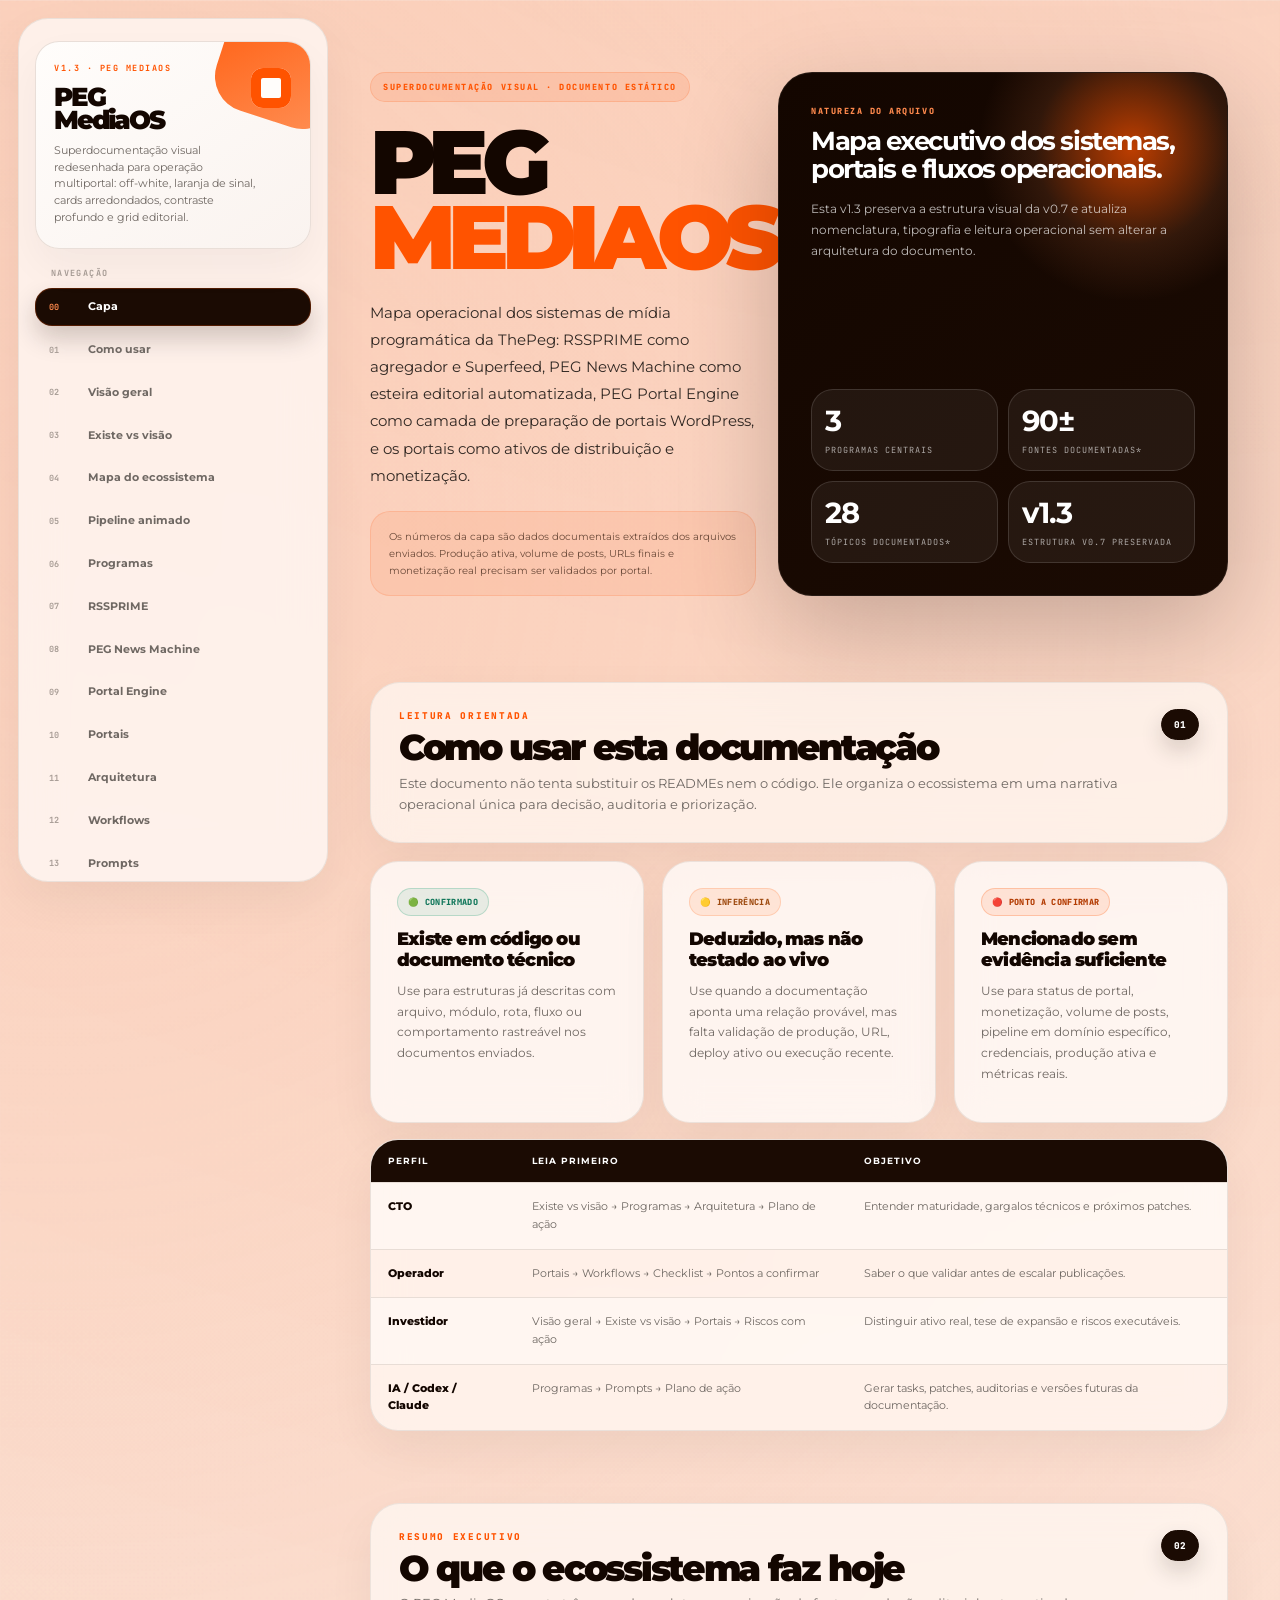
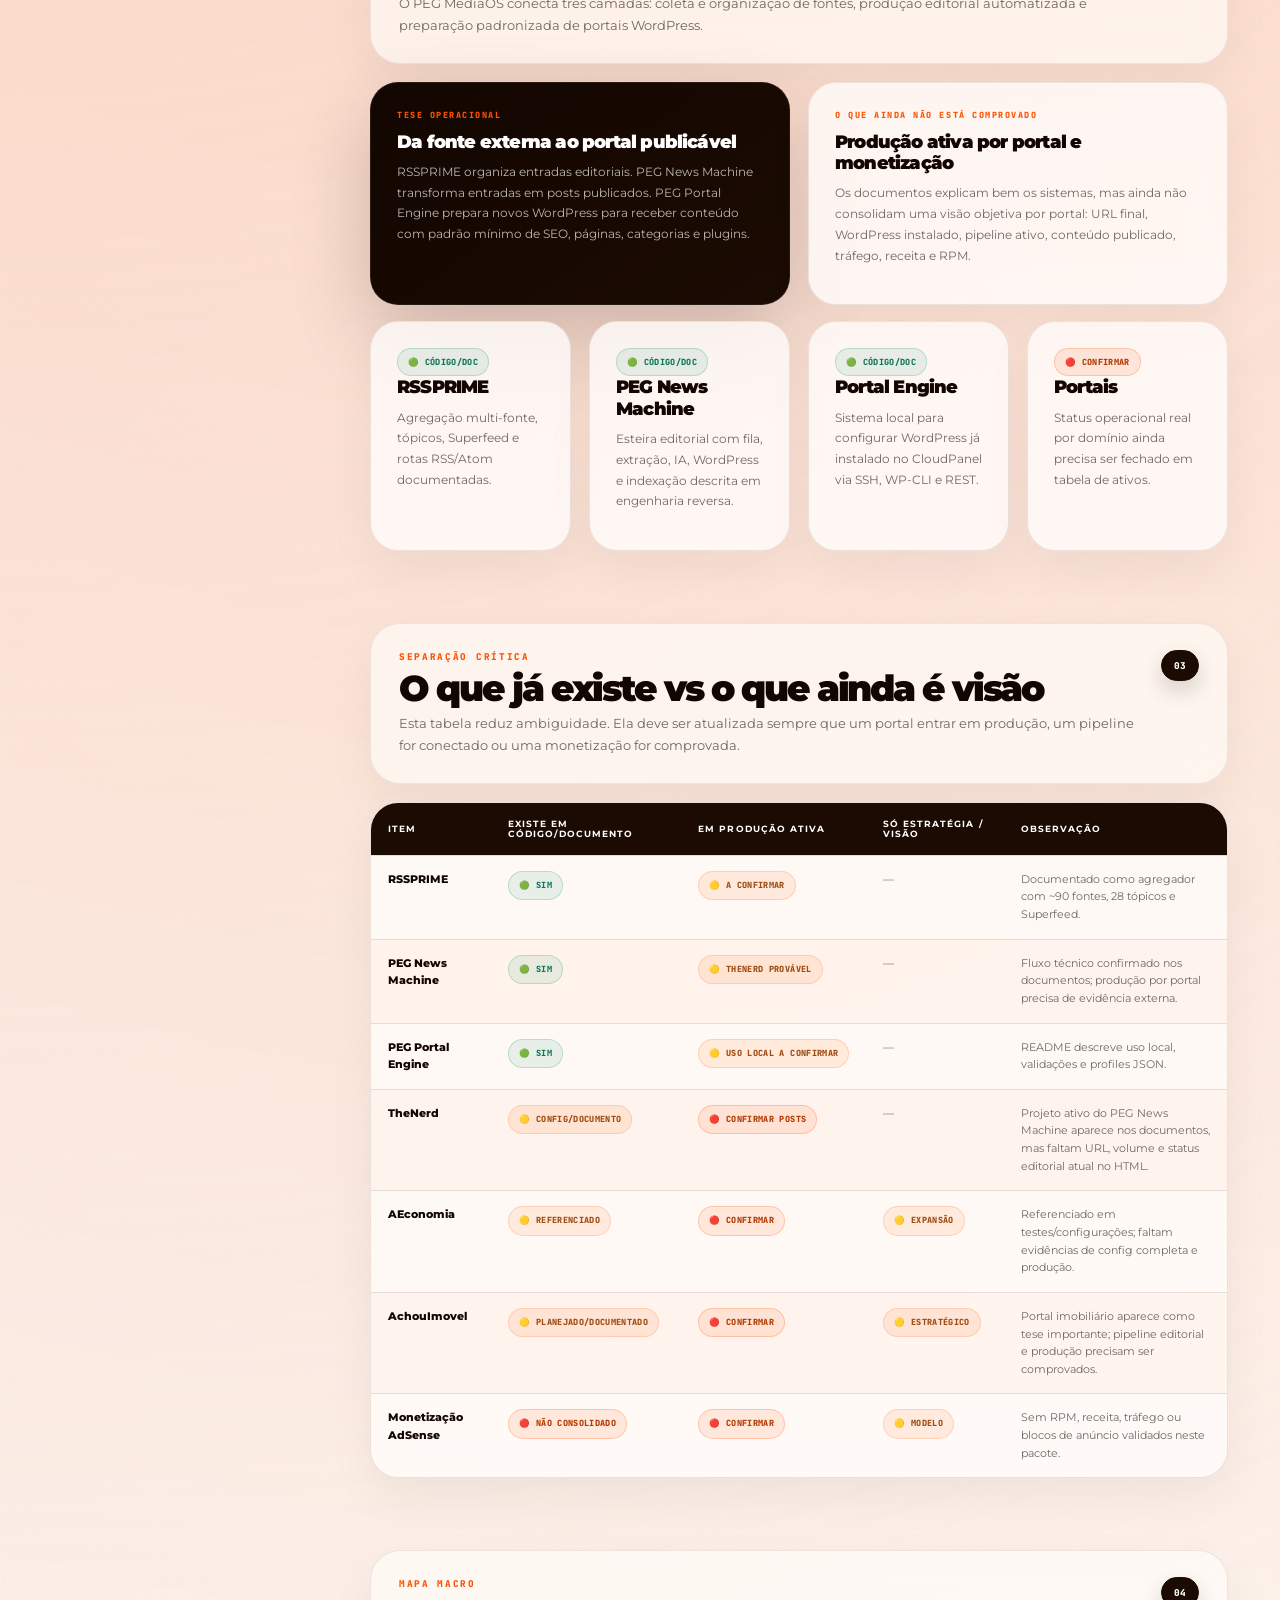
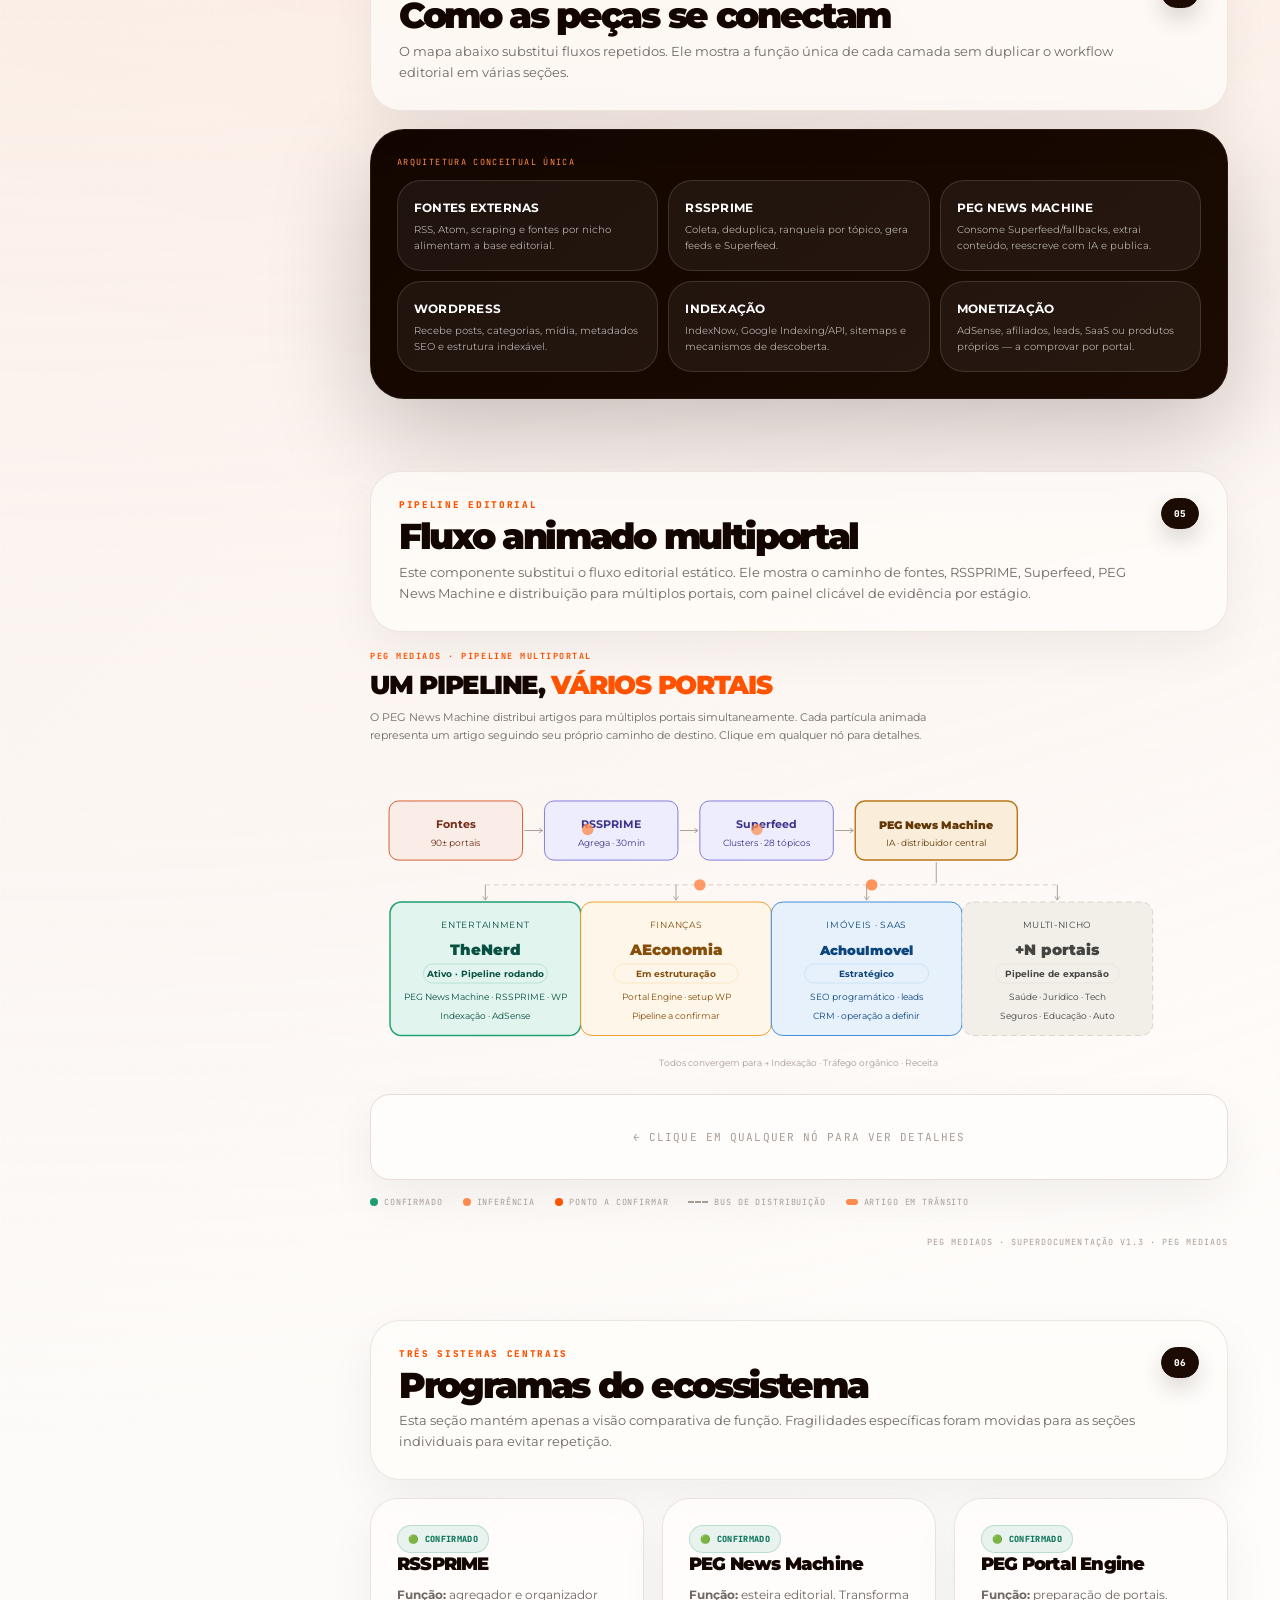
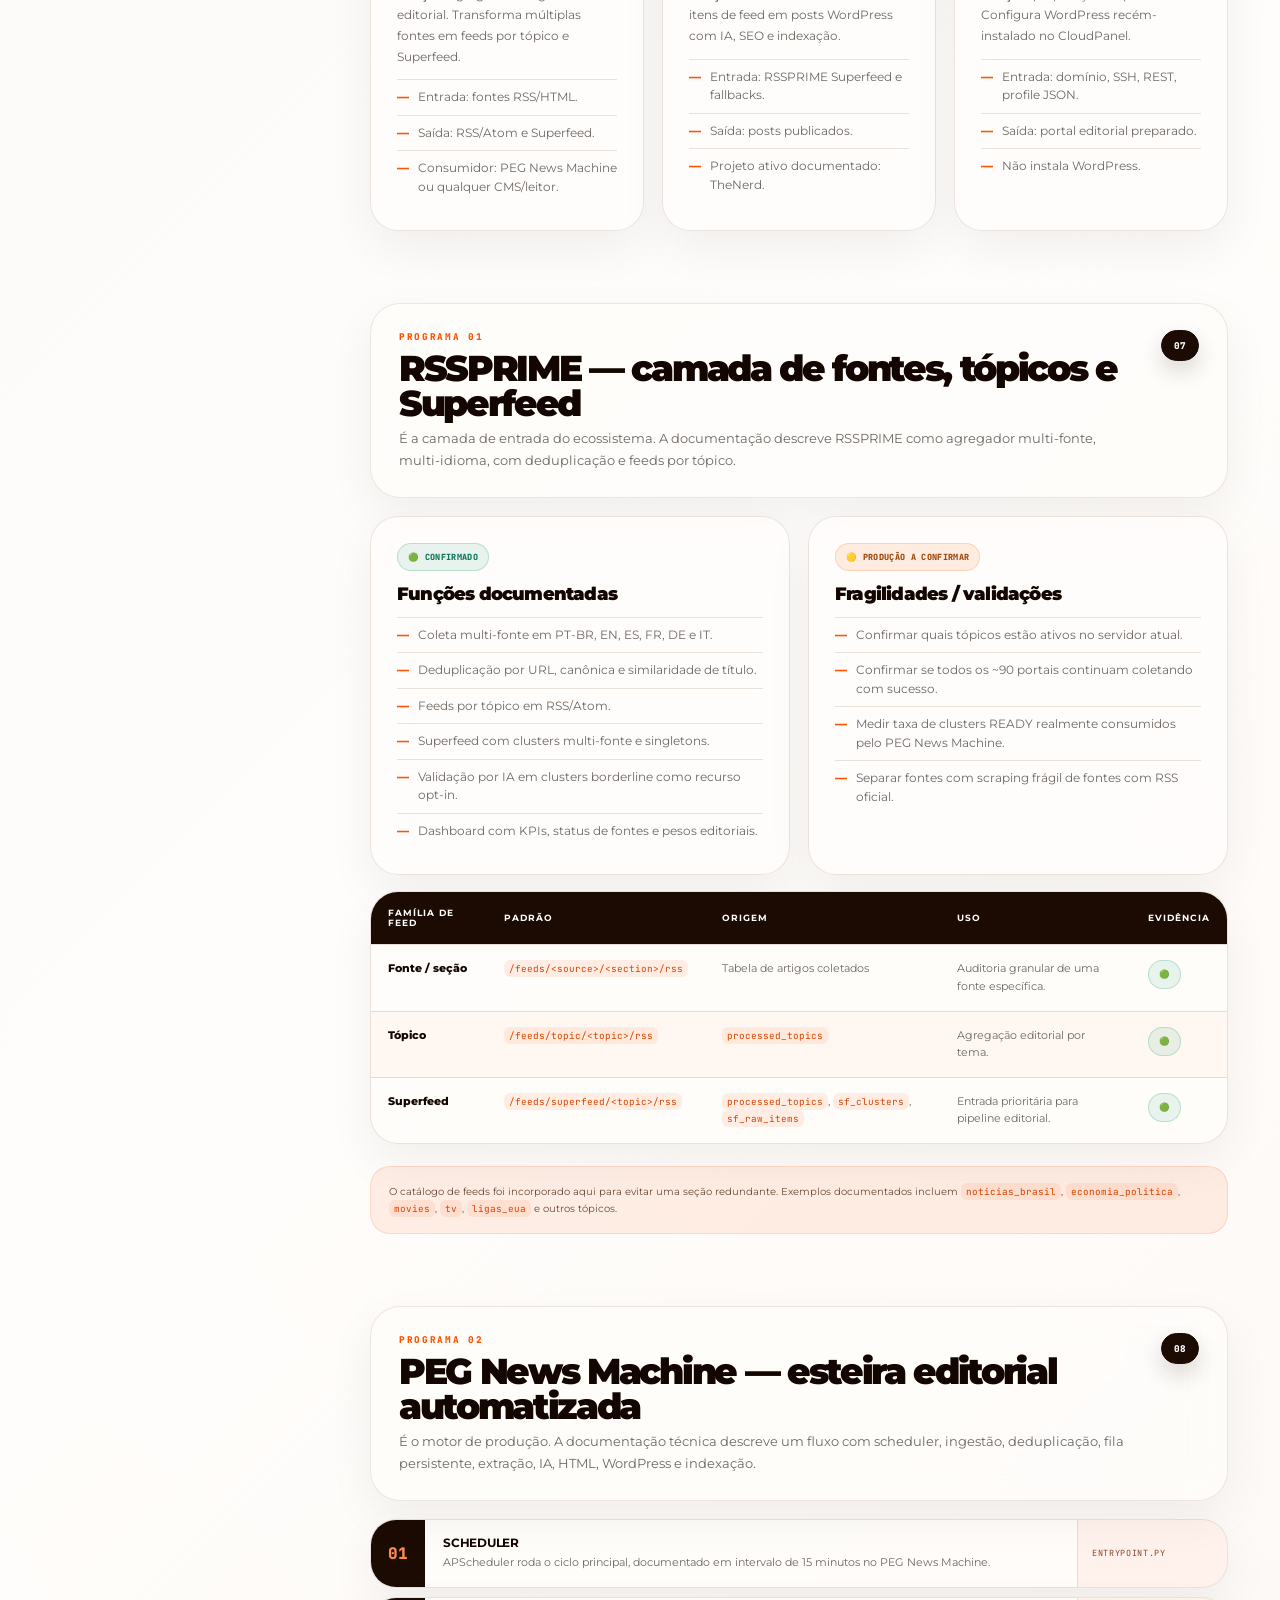
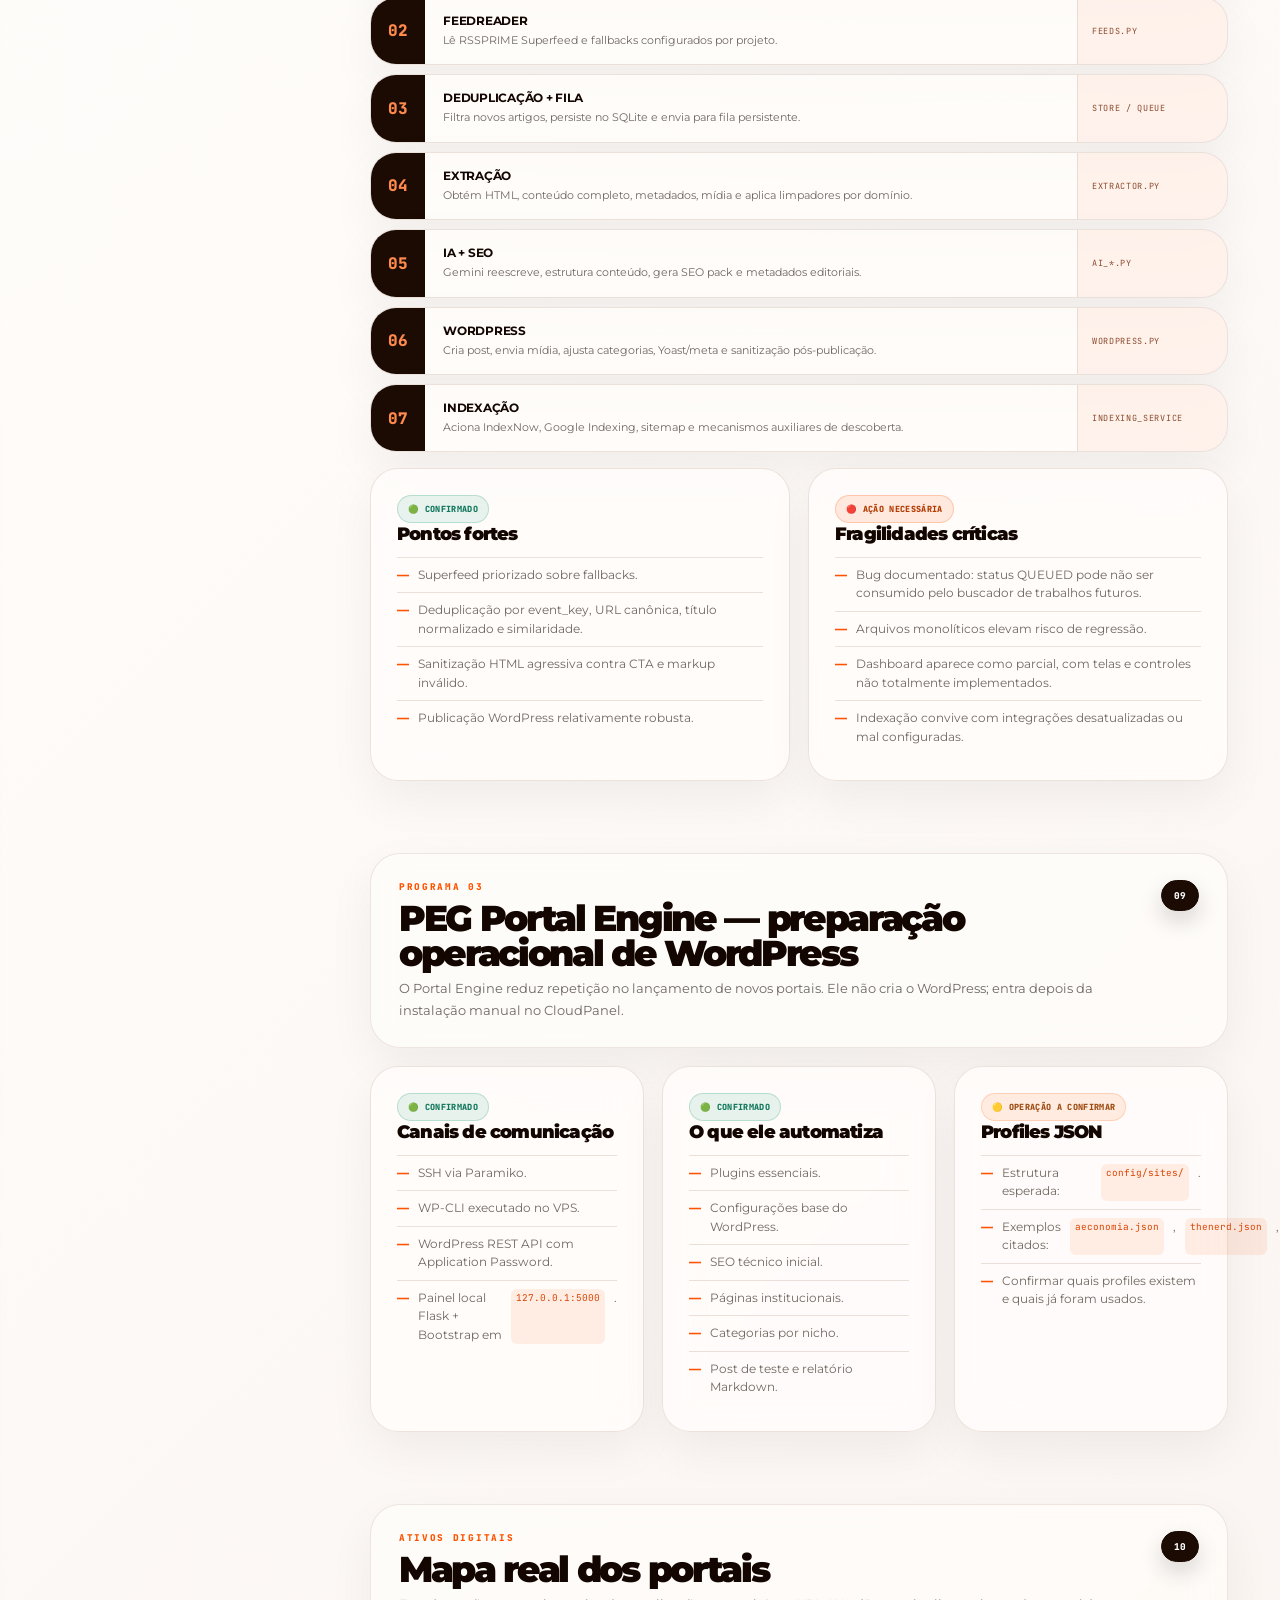
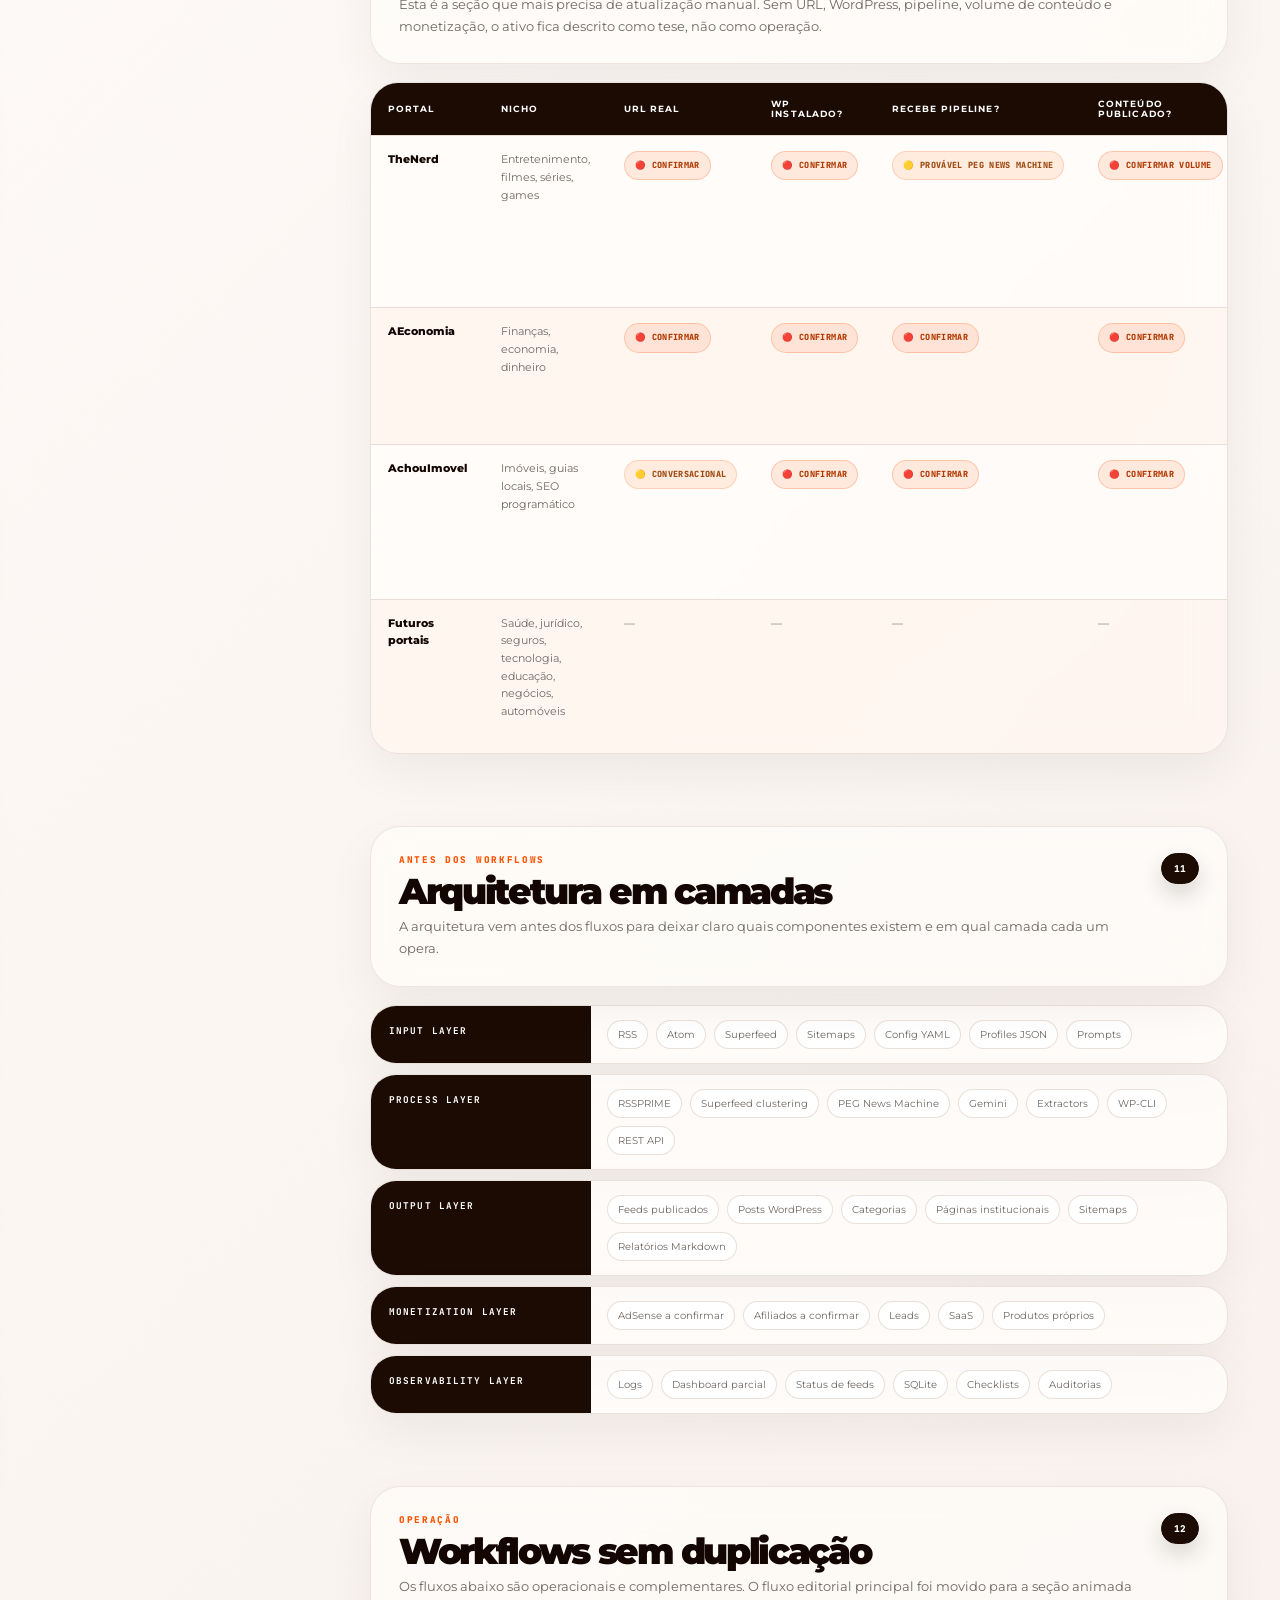
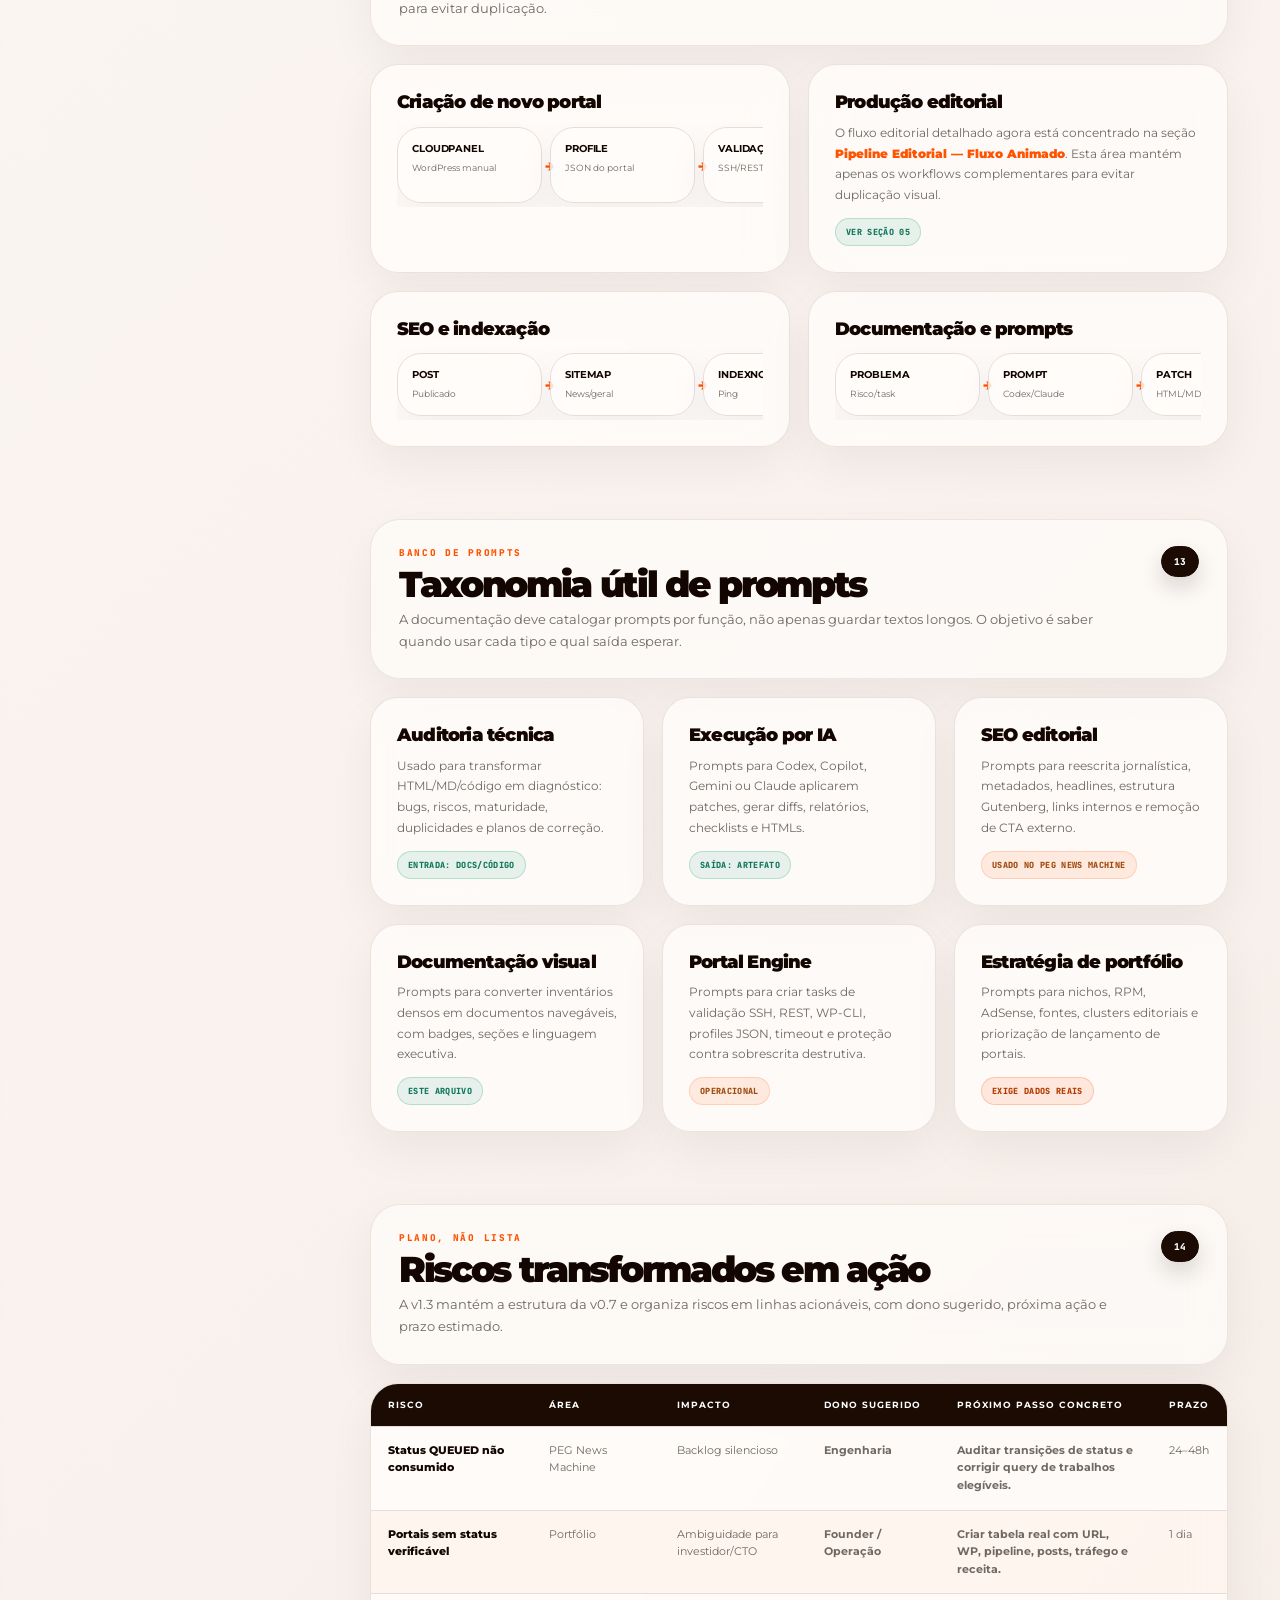
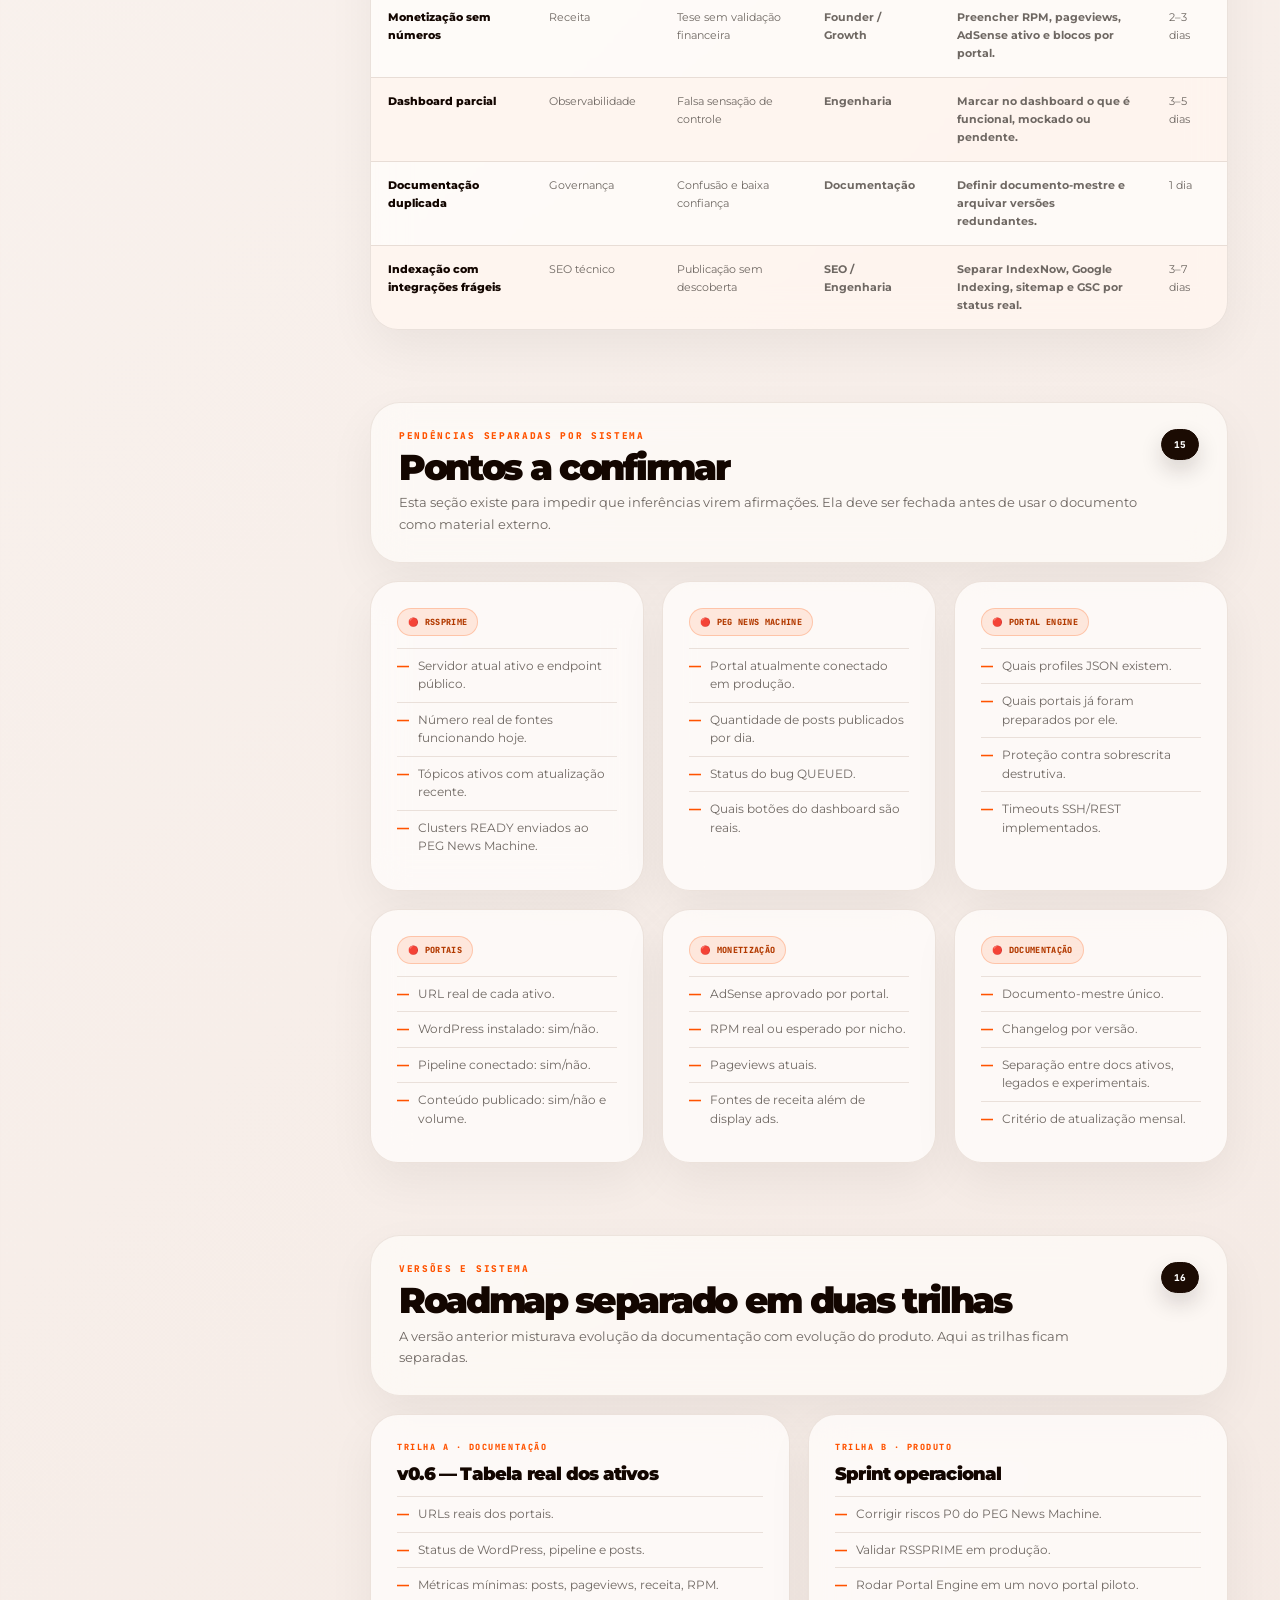
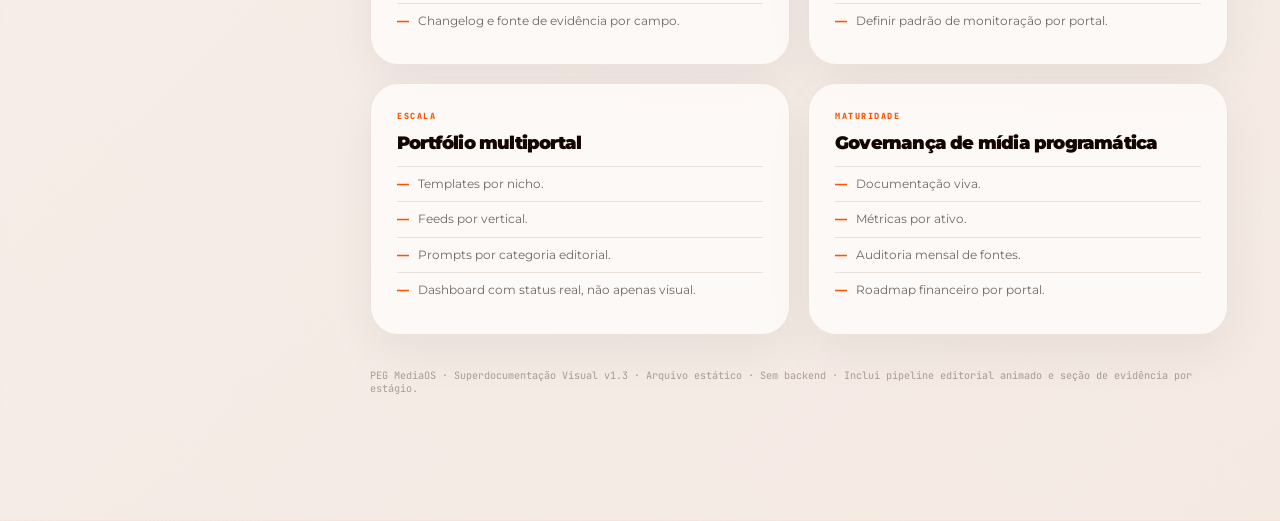
<file: peg_mediaos_documentation_v13_font-15.html>
<!DOCTYPE html>
<html lang="pt-BR">
<head>
<meta charset="UTF-8" />
<meta name="viewport" content="width=device-width, initial-scale=1.0" />
<title>PEG MediaOS — Superdocumentação Visual v1.3</title>
<link rel="preconnect" href="https://fonts.googleapis.com">
<link href="https://fonts.googleapis.com/css2?family=Montserrat:wght@300;400;500;600;700;800;900&family=JetBrains+Mono:wght@400;500;600;700&display=swap" rel="stylesheet">
<style>
:root{
  --cream:#F3EFE4; --paper:#FFFDF6; --paper2:#F8F4EA; --ink:#101010;
  --muted:#625E56; --muted2:#938A7A; --line:#D9D1C2; --red:#8D1B1B;
  --red2:#5F1111; --redBg:rgba(141,27,27,.085); --gold:#B48A3B; --green:#2E6B45;
  --yellow:#B88411; --danger:#B42318; --blue:#263F63; --mono:'JetBrains Mono',monospace;
  --font:'Montserrat',sans-serif; --shadow:0 24px 60px rgba(17,17,17,.08);
}
*{box-sizing:border-box} html{scroll-behavior:smooth} body{margin:0;background:var(--cream);color:var(--ink);font-family:var(--font);-webkit-font-smoothing:antialiased}
#progress{position:fixed;top:0;left:0;height:3px;background:linear-gradient(90deg,var(--red),var(--gold));width:0;z-index:9999}
.layout{display:grid;grid-template-columns:292px minmax(0,1fr);max-width:1580px;margin:0 auto}.sidebar{position:sticky;top:0;height:100vh;padding:28px 18px;border-right:1px solid var(--line);background:rgba(243,239,228,.94);backdrop-filter:blur(10px);overflow:auto}.brand{padding:14px 14px 18px;border-bottom:1px solid var(--line);margin-bottom:16px}.brand .k{font-family:var(--mono);font-size:8.5px;letter-spacing:.18em;text-transform:uppercase;color:var(--red);font-weight:700}.brand h1{font-size:17px;line-height:1;margin:9px 0 8px;font-weight:900;letter-spacing:-.04em;text-transform:uppercase}.brand p{font-size:9.35px;color:var(--muted);line-height:1.55;margin:0}.nav-title{font-family:var(--mono);font-size:8.5px;letter-spacing:.16em;text-transform:uppercase;color:var(--muted2);font-weight:700;margin:18px 14px 10px}#nav{display:flex;flex-direction:column;gap:3px}#nav a{display:grid;grid-template-columns:28px 1fr;gap:8px;align-items:center;text-decoration:none;color:var(--muted);font-size:10.2px;font-weight:750;padding:9px 12px;border-radius:12px;border:1px solid transparent;line-height:1.25}#nav a span:first-child{font-family:var(--mono);font-size:8.5px;color:var(--muted2)}#nav a:hover{background:rgba(255,255,255,.6);color:var(--ink)}#nav a.active{background:var(--ink);color:#fff;border-color:var(--ink)}#nav a.active span:first-child{color:var(--gold)}.side-card{margin:18px 0 0;padding:14px;border:1px solid var(--line);background:var(--paper);border-radius:18px}.side-card b{display:block;font-size:9.35px;text-transform:uppercase;letter-spacing:.12em;color:var(--red);margin-bottom:7px}.side-card p{font-size:9.78px;color:var(--muted);line-height:1.55;margin:0}.legend-mini{display:grid;gap:6px;margin-top:12px}.legend-mini span{font-family:var(--mono);font-size:8.5px;color:var(--muted);padding:5px 7px;border:1px solid var(--line);border-radius:999px;background:#fff}
main{min-width:0;padding:0 48px 80px}.hero{padding:72px 0 46px;border-bottom:1px solid var(--line)}.hero-grid{display:grid;grid-template-columns:minmax(0,1.2fr) 430px;gap:34px;align-items:stretch}.eyebrow{font-family:var(--mono);font-size:9.35px;letter-spacing:.18em;text-transform:uppercase;color:var(--red);font-weight:800}.hero h1{font-size:clamp(47.6px,7vw,90.1px);line-height:.87;letter-spacing:-.075em;text-transform:uppercase;margin:18px 0 20px;font-weight:900}.hero h1 span{color:var(--red)}.hero p{font-size:14.45px;line-height:1.85;color:#292622;max-width:900px;margin:0}.hero-panel{background:var(--ink);color:#fff;border-radius:28px;padding:28px;box-shadow:var(--shadow);display:flex;flex-direction:column;justify-content:space-between;min-height:390px;position:relative;overflow:hidden}.hero-panel:before{content:"";position:absolute;inset:-100px -50px auto auto;width:270px;height:270px;background:radial-gradient(circle,rgba(141,27,27,.55),transparent 70%);border-radius:50%}.hp-label{font-family:var(--mono);font-size:8.5px;letter-spacing:.18em;color:#E8B95B;text-transform:uppercase;font-weight:800}.hero-panel h3{font-size:22.1px;line-height:1.08;letter-spacing:-.04em;margin:10px 0 14px;position:relative}.hero-panel p{color:rgba(255,255,255,.68);font-size:11.05px;line-height:1.7;position:relative}.hp-row{display:grid;grid-template-columns:repeat(2,1fr);gap:8px;margin-top:22px;position:relative}.hp-metric{border:1px solid rgba(255,255,255,.12);border-radius:16px;padding:13px;background:rgba(255,255,255,.04)}.hp-metric b{font-size:20.4px;display:block;letter-spacing:-.04em}.hp-metric span{font-size:8.5px;color:rgba(255,255,255,.55);font-family:var(--mono);text-transform:uppercase;letter-spacing:.12em}.note{font-size:9.35px;color:var(--muted);line-height:1.65;margin-top:14px;border-left:3px solid var(--red);padding-left:12px}.section{padding:54px 0;border-bottom:1px solid var(--line)}.section:last-child{border-bottom:none}.s-head{display:grid;grid-template-columns:minmax(0,1fr) auto;gap:24px;align-items:start;margin-bottom:26px}.s-head h2{font-size:28.05px;line-height:1.03;letter-spacing:-.045em;text-transform:uppercase;margin:8px 0 0;font-weight:900}.s-head p{margin:8px 0 0;color:var(--muted);font-size:11.9px;line-height:1.75;max-width:780px}.section-num{font-family:var(--mono);font-size:9.35px;color:var(--muted2);font-weight:800;border:1px solid var(--line);border-radius:999px;padding:8px 12px;background:var(--paper)}
.grid-2{display:grid;grid-template-columns:repeat(2,minmax(0,1fr));gap:16px}.grid-3{display:grid;grid-template-columns:repeat(3,minmax(0,1fr));gap:16px}.grid-4{display:grid;grid-template-columns:repeat(4,minmax(0,1fr));gap:14px}.card{background:var(--paper);border:1px solid var(--line);border-radius:22px;padding:22px;box-shadow:0 14px 34px rgba(17,17,17,.035)}.card.dark{background:var(--ink);color:#fff;border-color:var(--ink)}.card h3{font-size:15.3px;line-height:1.2;letter-spacing:-.025em;margin:0 0 10px;font-weight:900}.card p{font-size:11.47px;line-height:1.72;color:var(--muted);margin:0 0 12px}.card.dark p{color:rgba(255,255,255,.7)}.label{font-family:var(--mono);font-size:8.5px;letter-spacing:.15em;text-transform:uppercase;color:var(--red);font-weight:800;margin-bottom:10px}.list{list-style:none;padding:0;margin:12px 0 0}.list li{font-size:11.05px;color:var(--muted);line-height:1.6;padding:8px 0;border-top:1px solid var(--line);display:flex;gap:9px}.list li:before{content:"—";color:var(--red);font-weight:900}.dark .list li{border-top-color:rgba(255,255,255,.12);color:rgba(255,255,255,.72)}.badge{display:inline-flex;align-items:center;gap:6px;border-radius:999px;padding:5px 8px;font-family:var(--mono);font-size:8.5px;letter-spacing:.04em;font-weight:800;text-transform:uppercase;border:1px solid transparent;white-space:nowrap}.ok{background:rgba(46,107,69,.10);color:var(--green);border-color:rgba(46,107,69,.24)}.inf{background:rgba(184,132,17,.12);color:#875F00;border-color:rgba(184,132,17,.26)}.bad{background:rgba(180,35,24,.11);color:var(--danger);border-color:rgba(180,35,24,.25)}.neutral{background:rgba(16,16,16,.06);color:#333;border-color:rgba(16,16,16,.12)}.badge-row{display:flex;flex-wrap:wrap;gap:7px;margin:0 0 12px}.mini{font-size:9.35px;color:var(--muted2);line-height:1.55}.table-wrap{overflow:auto;border:1px solid var(--line);border-radius:22px;background:var(--paper);box-shadow:0 14px 34px rgba(17,17,17,.03)}table{width:100%;border-collapse:collapse;min-width:760px}th{background:var(--ink);color:#fff;text-align:left;font-family:var(--mono);font-size:8.5px;text-transform:uppercase;letter-spacing:.12em;padding:13px 14px}td{font-size:10.88px;color:var(--muted);line-height:1.55;padding:13px 14px;border-top:1px solid var(--line);vertical-align:top}td:first-child{color:var(--ink);font-weight:800}tr:nth-child(even) td{background:rgba(255,255,255,.42)}code{font-family:var(--mono);font-size:9.35px;background:rgba(16,16,16,.06);padding:2px 5px;border-radius:6px;color:var(--red2)}.flow{display:flex;gap:8px;align-items:stretch;overflow:auto;padding:4px 0}.flow .step{min-width:145px;background:var(--paper);border:1px solid var(--line);border-radius:18px;padding:14px;position:relative}.flow .step:not(:last-child):after{content:"→";position:absolute;right:-14px;top:50%;transform:translateY(-50%);color:var(--red);font-weight:900}.step b{display:block;font-size:10.2px;text-transform:uppercase;letter-spacing:-.01em}.step span{display:block;margin-top:6px;font-size:9.35px;color:var(--muted);line-height:1.45}.map{background:var(--ink);border-radius:28px;padding:26px;color:#fff;box-shadow:var(--shadow)}.map-grid{display:grid;grid-template-columns:1fr 1fr 1fr;gap:10px}.map-box{border:1px solid rgba(255,255,255,.13);border-radius:18px;background:rgba(255,255,255,.045);padding:16px}.map-box b{font-size:11.05px;text-transform:uppercase;letter-spacing:.02em}.map-box p{font-size:10.2px;color:rgba(255,255,255,.64);line-height:1.58;margin:6px 0 0}.arrow-title{font-family:var(--mono);font-size:8.5px;letter-spacing:.16em;text-transform:uppercase;color:#E8B95B;margin-bottom:12px}.layers{display:grid;gap:10px}.layer{display:grid;grid-template-columns:220px 1fr;gap:0;border:1px solid var(--line);border-radius:20px;background:var(--paper);overflow:hidden}.layer b{background:var(--ink);color:#fff;padding:18px;font-family:var(--mono);font-size:9.35px;letter-spacing:.12em;text-transform:uppercase}.layer div{padding:14px 16px;display:flex;gap:8px;flex-wrap:wrap}.pill{border:1px solid var(--line);border-radius:999px;padding:7px 10px;font-size:10.2px;color:var(--muted);background:#fff}.timeline{display:grid;gap:9px}.tl{display:grid;grid-template-columns:54px 1fr 150px;border:1px solid var(--line);border-radius:18px;background:var(--paper);overflow:hidden}.tl-num{background:var(--ink);color:var(--gold);font-family:var(--mono);font-weight:900;display:flex;align-items:center;justify-content:center}.tl-body{padding:15px 18px}.tl-body b{display:block;font-size:11.9px;text-transform:uppercase}.tl-body span{font-size:10.62px;color:var(--muted);line-height:1.55;display:block;margin-top:5px}.tl-owner{background:var(--paper2);border-left:1px solid var(--line);padding:14px;display:flex;align-items:center;font-family:var(--mono);font-size:8.5px;letter-spacing:.08em;text-transform:uppercase;color:var(--muted)}.action-table td:nth-child(4),.action-table td:nth-child(5){font-weight:700}.footer{padding:34px 0 0;color:var(--muted2);font-size:10.2px;font-family:var(--mono)}
@media(max-width:1100px){.layout{display:block}.sidebar{position:relative;height:auto;border-right:0;border-bottom:1px solid var(--line)}main{padding:0 22px 60px}.hero-grid,.grid-2,.grid-3,.grid-4{grid-template-columns:1fr}.hero-panel{min-height:auto}.s-head{grid-template-columns:1fr}.layer{grid-template-columns:1fr}.tl{grid-template-columns:44px 1fr}.tl-owner{grid-column:2;border-left:0;border-top:1px solid var(--line)}.map-grid{grid-template-columns:1fr}}


/* =========================================================
   PEG MEDIAOS VISUAL SYSTEM OVERRIDE — v1.3
   Visual language: premium SaaS, off-white canvas, signal orange,
   deep brown/black contrast, rounded editorial cards.
   ========================================================= */
:root{
  --cream:#F5F3F1; --paper:#FFFDFB; --paper2:#FAF3EF; --ink:#130600; --ink2:#1B0B03;
  --muted:#6F6863; --muted2:#A89D96; --line:#E8DDD6; --red:#FF5300; --red2:#D94400;
  --redBg:rgba(255,83,0,.10); --gold:#FF8A4D; --green:#1D9E75; --yellow:#FFB36A;
  --danger:#C7441C; --blue:#364B63; --peach:#FFCDB6; --offwhite:#F5F3F1;
  --mono:'JetBrains Mono',monospace; --font:'Montserrat',sans-serif;
  --shadow:0 30px 90px rgba(27,11,3,.10); --shadow-soft:0 18px 48px rgba(27,11,3,.055);
  --radius-xl:34px; --radius-lg:24px;
}
body{background:radial-gradient(circle at 86% -10%, rgba(255,83,0,.18), transparent 34%),radial-gradient(circle at 4% 4%, rgba(255,205,182,.55), transparent 32%),linear-gradient(135deg,#F5F3F1 0%,#FFFDFB 42%,#F4E9E3 100%);color:var(--ink);font-family:var(--font)}
#progress{height:4px;background:linear-gradient(90deg,var(--ink),var(--red),var(--gold));box-shadow:0 0 24px rgba(255,83,0,.45)}
.layout{grid-template-columns:310px minmax(0,1fr);max-width:1720px;gap:0;padding:18px}.sidebar{top:18px;height:calc(100vh - 36px);padding:22px 16px;border:1px solid rgba(232,221,214,.85);border-radius:30px;background:rgba(255,253,251,.72);box-shadow:var(--shadow-soft);backdrop-filter:blur(22px);scrollbar-width:thin}.brand{position:relative;padding:20px 18px 22px;margin-bottom:18px;border:1px solid rgba(232,221,214,.92);border-radius:24px;background:linear-gradient(145deg,#FFFDFB,#FAF3EF);box-shadow:0 18px 40px rgba(27,11,3,.045);overflow:hidden}.brand:before{content:"";position:absolute;right:-38px;top:-46px;width:126px;height:126px;border-radius:36px;background:linear-gradient(135deg,var(--red),var(--gold));transform:rotate(18deg);opacity:.95}.brand:after{content:"";position:absolute;right:19px;top:26px;width:40px;height:40px;background:var(--paper);border-radius:12px;box-shadow:inset 0 0 0 10px var(--red)}.brand .k,.eyebrow,.label{color:var(--red);letter-spacing:.18em}.brand h1{font-size:26.35px;line-height:.86;letter-spacing:-.075em;text-transform:none;font-weight:900;margin:12px 0 12px;position:relative;z-index:1}.brand p{font-size:10.71px;line-height:1.55;color:var(--muted);max-width:210px;position:relative;z-index:1}
.nav-title{color:var(--muted2);margin:18px 16px 9px}#nav{gap:5px}#nav a{grid-template-columns:31px 1fr;padding:11px 13px;border-radius:17px;font-size:11.05px;font-weight:700;color:var(--muted);transition:.18s ease;background:transparent}#nav a span:first-child{color:var(--muted2)}#nav a:hover{background:rgba(255,83,0,.075);color:var(--ink);transform:translateX(2px)}#nav a.active{background:var(--ink2);color:#fff;border-color:rgba(255,83,0,.24);box-shadow:0 12px 26px rgba(27,11,3,.20)}#nav a.active span:first-child{color:var(--gold)}.side-card{border-radius:24px;border-color:var(--line);background:rgba(255,253,251,.78);box-shadow:var(--shadow-soft)}.side-card b{color:var(--red)}.legend-mini span{background:#fff;border-color:var(--line);border-radius:999px}
main{padding:0 34px 72px 42px}.hero{padding:54px 0 50px;border-bottom:0}.hero-grid{grid-template-columns:minmax(0,1.1fr) 450px;gap:22px}.hero .eyebrow{display:inline-flex;align-items:center;gap:10px;padding:8px 12px;border-radius:999px;background:rgba(255,83,0,.10);border:1px solid rgba(255,83,0,.16);font-size:8.5px}.hero h1{font-size:clamp(54.4px,7vw,100.3px);line-height:.84;letter-spacing:-.085em;text-transform:none;margin:22px 0 24px;font-weight:900}.hero h1 span{color:var(--red)}.hero p{font-size:15.3px;line-height:1.78;color:#322924;max-width:980px}.note{margin-top:22px;border-left:0;padding:16px 18px;border-radius:20px;background:rgba(255,83,0,.085);border:1px solid rgba(255,83,0,.14);font-size:10.37px;color:#6C4B3A}.hero-panel{background:linear-gradient(145deg,var(--ink),var(--ink2));border-radius:34px;padding:32px;min-height:410px;box-shadow:0 34px 100px rgba(19,6,0,.22);border:1px solid rgba(255,255,255,.08)}.hero-panel:before{inset:-80px -60px auto auto;width:310px;height:310px;background:radial-gradient(circle,rgba(255,83,0,.72),rgba(255,138,77,.12) 44%,transparent 70%)}.hero-panel h3{font-size:26.35px;letter-spacing:-.055em}.hero-panel p{font-size:11.9px;color:rgba(255,255,255,.72)}.hp-label{color:var(--gold)}.hp-row{gap:10px}.hp-metric{border-radius:22px;background:rgba(255,255,255,.06);border-color:rgba(255,255,255,.13)}.hp-metric b{font-size:28.9px;color:#fff}.hp-metric span{color:rgba(255,255,255,.62)}
.section{padding:36px 0;border-bottom:0}.s-head{margin-bottom:18px;padding:26px 28px;border-radius:30px;background:rgba(255,253,251,.64);border:1px solid rgba(232,221,214,.76);box-shadow:var(--shadow-soft);backdrop-filter:blur(18px)}.s-head h2{font-size:35.7px;line-height:.96;letter-spacing:-.065em;text-transform:none}.s-head p{font-size:12.75px;line-height:1.7}.section-num{border-radius:999px;background:var(--ink2);color:#fff;border-color:var(--ink2);box-shadow:0 10px 22px rgba(27,11,3,.16)}.grid-2,.grid-3,.grid-4{gap:18px}.card{border-radius:28px;padding:26px;background:rgba(255,253,251,.78);border:1px solid rgba(232,221,214,.82);box-shadow:var(--shadow-soft);backdrop-filter:blur(18px);transition:.18s ease}.card:hover{transform:translateY(-2px);box-shadow:var(--shadow)}.card.dark{background:linear-gradient(145deg,var(--ink),var(--ink2));border-color:rgba(255,255,255,.08);box-shadow:0 30px 80px rgba(19,6,0,.20)}.card h3{font-size:17.85px;letter-spacing:-.045em}.card p{font-size:12.07px}.badge{border-radius:999px;padding:7px 10px;font-weight:800}.ok{background:rgba(29,158,117,.10);color:#11775B;border-color:rgba(29,158,117,.24)}.inf{background:rgba(255,138,77,.15);color:#9E4B11;border-color:rgba(255,138,77,.28)}.bad{background:rgba(255,83,0,.11);color:#B23A00;border-color:rgba(255,83,0,.24)}.neutral{background:rgba(19,6,0,.055);color:var(--ink);border-color:rgba(19,6,0,.10)}.list li{border-top-color:rgba(232,221,214,.9);font-size:11.56px}.list li:before{color:var(--red)}
.table-wrap{border-radius:28px;border-color:rgba(232,221,214,.88);background:rgba(255,253,251,.82);box-shadow:var(--shadow-soft);backdrop-filter:blur(18px)}th{background:var(--ink2);padding:16px 17px;color:#fff}td{padding:15px 17px;font-size:11.39px}tr:nth-child(even) td{background:rgba(255,83,0,.035)}code{background:rgba(255,83,0,.09);color:var(--red2)}.map{border-radius:34px;background:linear-gradient(145deg,var(--ink),var(--ink2));box-shadow:0 34px 100px rgba(19,6,0,.22);border:1px solid rgba(255,255,255,.08)}.map-box{border-radius:24px;background:rgba(255,255,255,.055);border-color:rgba(255,255,255,.13)}.map-box b{font-size:11.9px}.arrow-title{color:var(--gold)}.layer{border-radius:26px;border-color:rgba(232,221,214,.85);background:rgba(255,253,251,.78);box-shadow:var(--shadow-soft)}.layer b{background:var(--ink2);color:#fff}.pill{border-color:rgba(232,221,214,.9);background:#fff;border-radius:999px}.tl{border-radius:26px;border-color:rgba(232,221,214,.88);background:rgba(255,253,251,.82);box-shadow:var(--shadow-soft)}.tl-num{background:var(--ink2);color:var(--gold)}.tl-body b{letter-spacing:-.02em}.tl-owner{background:rgba(255,83,0,.055);color:#8B4B2E}.footer{color:var(--muted2)}.flow .step{border-radius:24px;background:rgba(255,253,251,.82);box-shadow:var(--shadow-soft)}.flow .step:not(:last-child):after{color:var(--red)}
#pipeline-animado .coral rect{fill:#FFF2EB;stroke:var(--red)}#pipeline-animado .coral text{fill:var(--ink2)}#pipeline-animado .purple rect{fill:#FFF7F2;stroke:var(--gold)}#pipeline-animado .purple text{fill:#7C3211}#pipeline-animado .amber rect{fill:#FFF0E7;stroke:var(--red)}#pipeline-animado .amber text{fill:#7C2300}#pipeline-animado .teal rect{fill:#E8FAF5;stroke:var(--green)}#pipeline-animado .teal text{fill:#0E5E48}#pipeline-animado .amber-lt rect{fill:#FFF3EA;stroke:var(--gold)}#pipeline-animado .amber-lt text{fill:#8C430E}#pipeline-animado .blue rect{fill:#EEF5FA;stroke:#5B7B96}#pipeline-animado .blue text{fill:#2C4A62}#pipeline-animado .gray rect{fill:#F8F5F1;stroke:#BBAFA8}#pipeline-animado .gray text{fill:#4A423D}#pipeline-animado .detail-panel{border-radius:28px;background:rgba(255,253,251,.82);box-shadow:var(--shadow-soft);border-color:rgba(232,221,214,.88)}#pipeline-animado .dp-name{letter-spacing:-.045em}#pipeline-animado .b-warn{background:rgba(255,138,77,.14);color:#91450D;border-color:rgba(255,138,77,.28)}#pipeline-animado .b-ask{background:rgba(255,83,0,.10);color:#B83D00;border-color:rgba(255,83,0,.22)}#pipeline-animado .dp-note{background:rgba(255,83,0,.08);border-color:rgba(255,83,0,.18);color:#8B3F19}
@media(max-width:1100px){.layout{padding:0}.sidebar{height:auto;border-radius:0;top:0}main{padding:0 16px 52px}.s-head h2{font-size:27.2px}.hero h1{font-size:49.3px}.hero-grid{grid-template-columns:1fr}.hero-panel{min-height:auto}}
</style>

<style id="peg-v13-structure-preserve">
/* v1.3 — preserve v0.7 structure; only clean typography, overflow and naming polish */
:root{--font:'Montserrat',sans-serif;--mono:'JetBrains Mono',monospace;}
body,.card,.hero,.sidebar,#nav a,.brand p,.hero p,.hero-panel p,td,th{font-family:var(--font)!important;}
.layout{grid-template-columns:310px minmax(0,1fr)!important;max-width:1720px!important;margin:0 auto!important;padding:18px!important;gap:0!important;}
.sidebar{width:auto!important;max-width:310px!important;overflow-y:auto!important;overflow-x:hidden!important;}
#nav a{grid-template-columns:31px minmax(0,1fr)!important;overflow:hidden!important;}
#nav a span:last-child{white-space:normal!important;overflow-wrap:anywhere!important;line-height:1.25!important;}
.brand h1{font-family:var(--font)!important;}
.hero h1,.s-head h2,.card h3{font-family:var(--font)!important;}
.hero-panel h3{font-size:26.35px!important;line-height:1.08!important;letter-spacing:-.055em!important;max-width:none!important;}
.hero-panel{min-height:410px!important;}
.hp-metric b{font-family:var(--font)!important;}
@media(max-width:1100px){.layout{display:block!important;padding:0!important}.sidebar{max-width:none!important;width:auto!important;height:auto!important}.hero-grid{grid-template-columns:1fr!important}}
</style>

<!-- v1.3 typography adjustment: all explicit font-size px values reduced by 15%. -->
</head>
<body>
<div id="progress"></div>
<div class="layout">
  <aside class="sidebar">
    <div class="brand"><div class="k">v1.3 · PEG MediaOS</div><h1>PEG<br>MediaOS</h1><p>Superdocumentação visual redesenhada para operação multiportal: off-white, laranja de sinal, cards arredondados, contraste profundo e grid editorial.</p></div>
    <div class="nav-title">Navegação</div>
    <nav id="nav">
      <a href="#capa"><span>00</span><span>Capa</span></a>
      <a href="#como-usar"><span>01</span><span>Como usar</span></a>
      <a href="#visao"><span>02</span><span>Visão geral</span></a>
      <a href="#existe-visao"><span>03</span><span>Existe vs visão</span></a>
      <a href="#mapa"><span>04</span><span>Mapa do ecossistema</span></a>
      <a href="#pipeline-animado-section"><span>05</span><span>Pipeline animado</span></a>
      <a href="#programas"><span>06</span><span>Programas</span></a>
      <a href="#rssprime"><span>07</span><span>RSSPRIME</span></a>
      <a href="#mn26"><span>08</span><span>PEG News Machine</span></a>
      <a href="#portal-engine"><span>09</span><span>Portal Engine</span></a>
      <a href="#portais"><span>10</span><span>Portais</span></a>
      <a href="#arquitetura"><span>11</span><span>Arquitetura</span></a>
      <a href="#workflows"><span>12</span><span>Workflows</span></a>
      <a href="#prompts"><span>13</span><span>Prompts</span></a>
      <a href="#acao"><span>14</span><span>Plano de ação</span></a>
      <a href="#confirmar"><span>15</span><span>Pontos a confirmar</span></a>
      <a href="#roadmap"><span>16</span><span>Roadmap</span></a>
    </nav>
    <div class="side-card"><b>Badges epistêmicos</b><p>Todo bloco relevante deve deixar claro o grau de evidência. Essa versão reduz pitch e aumenta rastreabilidade.</p><div class="legend-mini"><span>🟢 Confirmado</span><span>🟡 Inferência</span><span>🔴 Confirmar</span></div></div>
  </aside>
  <main>
    <section class="hero" id="capa">
      <div class="hero-grid">
        <div>
          <div class="eyebrow">Superdocumentação visual · documento estático</div>
          <h1>PEG <span>MEDIAOS</span></h1>
          <p>Mapa operacional dos sistemas de mídia programática da ThePeg: RSSPRIME como agregador e Superfeed, PEG News Machine como esteira editorial automatizada, PEG Portal Engine como camada de preparação de portais WordPress, e os portais como ativos de distribuição e monetização.</p>
          <div class="note">Os números da capa são dados documentais extraídos dos arquivos enviados. Produção ativa, volume de posts, URLs finais e monetização real precisam ser validados por portal.</div>
        </div>
        <div class="hero-panel">
          <div><div class="hp-label">Natureza do arquivo</div><h3>Mapa executivo dos sistemas, portais e fluxos operacionais.</h3><p>Esta v1.3 preserva a estrutura visual da v0.7 e atualiza nomenclatura, tipografia e leitura operacional sem alterar a arquitetura do documento.</p></div>
          <div class="hp-row">
            <div class="hp-metric"><b>3</b><span>programas centrais</span></div>
            <div class="hp-metric"><b>90±</b><span>fontes documentadas*</span></div>
            <div class="hp-metric"><b>28</b><span>tópicos documentados*</span></div>
            <div class="hp-metric"><b>v1.3</b><span>estrutura v0.7 preservada</span></div>
          </div>
        </div>
      </div>
    </section>

    <section class="section" id="como-usar">
      <div class="s-head"><div><div class="eyebrow">Leitura orientada</div><h2>Como usar esta documentação</h2><p>Este documento não tenta substituir os READMEs nem o código. Ele organiza o ecossistema em uma narrativa operacional única para decisão, auditoria e priorização.</p></div><div class="section-num">01</div></div>
      <div class="grid-3">
        <div class="card"><div class="badge-row"><span class="badge ok">🟢 Confirmado</span></div><h3>Existe em código ou documento técnico</h3><p>Use para estruturas já descritas com arquivo, módulo, rota, fluxo ou comportamento rastreável nos documentos enviados.</p></div>
        <div class="card"><div class="badge-row"><span class="badge inf">🟡 Inferência</span></div><h3>Deduzido, mas não testado ao vivo</h3><p>Use quando a documentação aponta uma relação provável, mas falta validação de produção, URL, deploy ativo ou execução recente.</p></div>
        <div class="card"><div class="badge-row"><span class="badge bad">🔴 Ponto a confirmar</span></div><h3>Mencionado sem evidência suficiente</h3><p>Use para status de portal, monetização, volume de posts, pipeline em domínio específico, credenciais, produção ativa e métricas reais.</p></div>
      </div>
      <div class="table-wrap" style="margin-top:16px"><table><thead><tr><th>Perfil</th><th>Leia primeiro</th><th>Objetivo</th></tr></thead><tbody><tr><td>CTO</td><td>Existe vs visão → Programas → Arquitetura → Plano de ação</td><td>Entender maturidade, gargalos técnicos e próximos patches.</td></tr><tr><td>Operador</td><td>Portais → Workflows → Checklist → Pontos a confirmar</td><td>Saber o que validar antes de escalar publicações.</td></tr><tr><td>Investidor</td><td>Visão geral → Existe vs visão → Portais → Riscos com ação</td><td>Distinguir ativo real, tese de expansão e riscos executáveis.</td></tr><tr><td>IA / Codex / Claude</td><td>Programas → Prompts → Plano de ação</td><td>Gerar tasks, patches, auditorias e versões futuras da documentação.</td></tr></tbody></table></div>
    </section>

    <section class="section" id="visao">
      <div class="s-head"><div><div class="eyebrow">Resumo executivo</div><h2>O que o ecossistema faz hoje</h2><p>O PEG MediaOS conecta três camadas: coleta e organização de fontes, produção editorial automatizada e preparação padronizada de portais WordPress.</p></div><div class="section-num">02</div></div>
      <div class="grid-2">
        <div class="card dark"><div class="label">Tese operacional</div><h3>Da fonte externa ao portal publicável</h3><p>RSSPRIME organiza entradas editoriais. PEG News Machine transforma entradas em posts publicados. PEG Portal Engine prepara novos WordPress para receber conteúdo com padrão mínimo de SEO, páginas, categorias e plugins.</p></div>
        <div class="card"><div class="label">O que ainda não está comprovado</div><h3>Produção ativa por portal e monetização</h3><p>Os documentos explicam bem os sistemas, mas ainda não consolidam uma visão objetiva por portal: URL final, WordPress instalado, pipeline ativo, conteúdo publicado, tráfego, receita e RPM.</p></div>
      </div>
      <div class="grid-4" style="margin-top:16px">
        <div class="card"><span class="badge ok">🟢 Código/doc</span><h3>RSSPRIME</h3><p>Agregação multi-fonte, tópicos, Superfeed e rotas RSS/Atom documentadas.</p></div>
        <div class="card"><span class="badge ok">🟢 Código/doc</span><h3>PEG News Machine</h3><p>Esteira editorial com fila, extração, IA, WordPress e indexação descrita em engenharia reversa.</p></div>
        <div class="card"><span class="badge ok">🟢 Código/doc</span><h3>Portal Engine</h3><p>Sistema local para configurar WordPress já instalado no CloudPanel via SSH, WP-CLI e REST.</p></div>
        <div class="card"><span class="badge bad">🔴 Confirmar</span><h3>Portais</h3><p>Status operacional real por domínio ainda precisa ser fechado em tabela de ativos.</p></div>
      </div>
    </section>

    <section class="section" id="existe-visao">
      <div class="s-head"><div><div class="eyebrow">Separação crítica</div><h2>O que já existe vs o que ainda é visão</h2><p>Esta tabela reduz ambiguidade. Ela deve ser atualizada sempre que um portal entrar em produção, um pipeline for conectado ou uma monetização for comprovada.</p></div><div class="section-num">03</div></div>
      <div class="table-wrap"><table><thead><tr><th>Item</th><th>Existe em código/documento</th><th>Em produção ativa</th><th>Só estratégia / visão</th><th>Observação</th></tr></thead><tbody>
        <tr><td>RSSPRIME</td><td><span class="badge ok">🟢 Sim</span></td><td><span class="badge inf">🟡 A confirmar</span></td><td>—</td><td>Documentado como agregador com ~90 fontes, 28 tópicos e Superfeed.</td></tr>
        <tr><td>PEG News Machine</td><td><span class="badge ok">🟢 Sim</span></td><td><span class="badge inf">🟡 TheNerd provável</span></td><td>—</td><td>Fluxo técnico confirmado nos documentos; produção por portal precisa de evidência externa.</td></tr>
        <tr><td>PEG Portal Engine</td><td><span class="badge ok">🟢 Sim</span></td><td><span class="badge inf">🟡 Uso local a confirmar</span></td><td>—</td><td>README descreve uso local, validações e profiles JSON.</td></tr>
        <tr><td>TheNerd</td><td><span class="badge inf">🟡 Config/documento</span></td><td><span class="badge bad">🔴 Confirmar posts</span></td><td>—</td><td>Projeto ativo do PEG News Machine aparece nos documentos, mas faltam URL, volume e status editorial atual no HTML.</td></tr>
        <tr><td>AEconomia</td><td><span class="badge inf">🟡 Referenciado</span></td><td><span class="badge bad">🔴 Confirmar</span></td><td><span class="badge inf">🟡 Expansão</span></td><td>Referenciado em testes/configurações; faltam evidências de config completa e produção.</td></tr>
        <tr><td>AchouImovel</td><td><span class="badge inf">🟡 Planejado/documentado</span></td><td><span class="badge bad">🔴 Confirmar</span></td><td><span class="badge inf">🟡 Estratégico</span></td><td>Portal imobiliário aparece como tese importante; pipeline editorial e produção precisam ser comprovados.</td></tr>
        <tr><td>Monetização AdSense</td><td><span class="badge bad">🔴 Não consolidado</span></td><td><span class="badge bad">🔴 Confirmar</span></td><td><span class="badge inf">🟡 Modelo</span></td><td>Sem RPM, receita, tráfego ou blocos de anúncio validados neste pacote.</td></tr>
      </tbody></table></div>
    </section>

    <section class="section" id="mapa">
      <div class="s-head"><div><div class="eyebrow">Mapa macro</div><h2>Como as peças se conectam</h2><p>O mapa abaixo substitui fluxos repetidos. Ele mostra a função única de cada camada sem duplicar o workflow editorial em várias seções.</p></div><div class="section-num">04</div></div>
      <div class="map"><div class="arrow-title">Arquitetura conceitual única</div><div class="map-grid"><div class="map-box"><b>Fontes externas</b><p>RSS, Atom, scraping e fontes por nicho alimentam a base editorial.</p></div><div class="map-box"><b>RSSPRIME</b><p>Coleta, deduplica, ranqueia por tópico, gera feeds e Superfeed.</p></div><div class="map-box"><b>PEG News Machine</b><p>Consome Superfeed/fallbacks, extrai conteúdo, reescreve com IA e publica.</p></div><div class="map-box"><b>WordPress</b><p>Recebe posts, categorias, mídia, metadados SEO e estrutura indexável.</p></div><div class="map-box"><b>Indexação</b><p>IndexNow, Google Indexing/API, sitemaps e mecanismos de descoberta.</p></div><div class="map-box"><b>Monetização</b><p>AdSense, afiliados, leads, SaaS ou produtos próprios — a comprovar por portal.</p></div></div></div>
    </section>

    

    <section class="section" id="pipeline-animado-section">
      <div class="s-head"><div><div class="eyebrow">Pipeline Editorial</div><h2>Fluxo animado multiportal</h2><p>Este componente substitui o fluxo editorial estático. Ele mostra o caminho de fontes, RSSPRIME, Superfeed, PEG News Machine e distribuição para múltiplos portais, com painel clicável de evidência por estágio.</p></div><div class="section-num">05</div></div>
      <div id="pipeline-animado">
        <style>

#pipeline-animado, #pipeline-animado * { box-sizing: border-box; margin: 0; padding: 0; }
#pipeline-animado {
  background: transparent;
  color: var(--ink);
  font-family: var(--font);
  -webkit-font-smoothing: antialiased;
  padding: 0;
}
#pipeline-animado .wrap { width: 100%; max-width: 900px; }

#pipeline-animado .header { margin-bottom: 36px; }
#pipeline-animado .eyebrow {
  font-family: var(--mono);
  font-size: 8.5px;
  letter-spacing: .18em;
  text-transform: uppercase;
  color: var(--red);
  font-weight: 700;
  margin-bottom: 10px;
}
#pipeline-animado h1 {
  font-size: 25.5px;
  font-weight: 900;
  letter-spacing: -.05em;
  text-transform: uppercase;
  line-height: 1;
  margin-bottom: 10px;
}
#pipeline-animado h1 span { color: var(--red); }
#pipeline-animado .sub { font-size: 11.05px; color: var(--muted); line-height: 1.65; max-width: 560px; }

/* SVG node colors */
#pipeline-animado .coral rect { fill: #FAECE7; stroke: #D85A30; }
#pipeline-animado .coral text { fill: #712B13; }
#pipeline-animado .purple rect { fill: #EEEDFE; stroke: #7F77DD; }
#pipeline-animado .purple text { fill: #3C3489; }
#pipeline-animado .amber rect { fill: #FAEEDA; stroke: #BA7517; }
#pipeline-animado .amber text { fill: #633806; }
#pipeline-animado .teal rect { fill: #E1F5EE; stroke: #1D9E75; }
#pipeline-animado .teal text { fill: #085041; }
#pipeline-animado .amber-lt rect { fill: #FEF6E8; stroke: #EF9F27; }
#pipeline-animado .amber-lt text { fill: #854F0B; }
#pipeline-animado .blue rect { fill: #E6F1FB; stroke: #378ADD; }
#pipeline-animado .blue text { fill: #0C447C; }
#pipeline-animado .gray rect { fill: #F1EFE8; stroke: #B4B2A9; }
#pipeline-animado .gray text { fill: #444441; }

#pipeline-animado .node-box { cursor: pointer; transition: opacity .15s; }
#pipeline-animado .node-box:hover { opacity: .82; }

/* Detail panel */
#pipeline-animado .detail-panel {
  margin-top: 18px;
  background: var(--paper);
  border: 1px solid var(--line);
  border-radius: 20px;
  padding: 22px 26px;
  min-height: 86px;
  display: flex;
  align-items: center;
  transition: opacity .15s;
}
#pipeline-animado .dp-placeholder {
  font-size: 11.05px;
  color: var(--muted2);
  text-align: center;
  width: 100%;
  font-family: var(--mono);
  text-transform: uppercase;
  letter-spacing: .1em;
}
#pipeline-animado .dp-name {
  font-size: 16.15px;
  font-weight: 900;
  letter-spacing: -.04em;
  color: var(--ink);
  margin-bottom: 10px;
}
#pipeline-animado .dp-meta {
  display: flex;
  align-items: center;
  gap: 8px;
  flex-wrap: wrap;
  margin-bottom: 12px;
}
#pipeline-animado .badge {
  font-family: var(--mono);
  font-size: 8.5px;
  font-weight: 700;
  border-radius: 999px;
  padding: 4px 10px;
  text-transform: uppercase;
  letter-spacing: .08em;
}
#pipeline-animado .b-ok { background: rgba(60,107,74,.12);   color: #2c5237; border: 1px solid rgba(60,107,74,.2); }
#pipeline-animado .b-warn { background: rgba(180,138,59,.15);  color: #7a5c1e; border: 1px solid rgba(180,138,59,.2); }
#pipeline-animado .b-ask { background: rgba(141,27,27,.08);   color: var(--red); border: 1px solid rgba(141,27,27,.15); }
#pipeline-animado .b-tag { background: rgba(17,17,17,.05);    color: var(--muted); border: 1px solid var(--line); }
#pipeline-animado .dp-desc {
  font-size: 11.47px;
  color: var(--muted);
  line-height: 1.7;
}
#pipeline-animado .dp-note {
  margin-top: 12px;
  padding: 10px 14px;
  background: rgba(180,138,59,.1);
  border-radius: 12px;
  border: 1px solid rgba(180,138,59,.2);
  font-size: 10.2px;
  color: #7a5c1e;
  line-height: 1.55;
}

/* Legend */
#pipeline-animado .legend {
  display: flex;
  gap: 20px;
  margin-top: 16px;
  flex-wrap: wrap;
  align-items: center;
}
#pipeline-animado .legend-item {
  display: flex;
  align-items: center;
  gap: 6px;
  font-family: var(--mono);
  font-size: 8.5px;
  text-transform: uppercase;
  letter-spacing: .1em;
  color: var(--muted2);
}
#pipeline-animado .legend-dot { width: 8px; height: 8px; border-radius: 50%; }
#pipeline-animado .legend-dash {
  width: 20px;
  height: 1px;
  border-top: 2px dashed var(--muted2);
}
#pipeline-animado .footer-note {
  margin-top: 28px;
  font-family: var(--mono);
  font-size: 8.5px;
  text-transform: uppercase;
  letter-spacing: .12em;
  color: var(--muted2);
  text-align: right;
}

        </style>
<div class="wrap">

  <div class="header">
    <div class="eyebrow">PEG MediaOS · Pipeline Multiportal</div>
    <h1>Um pipeline, <span>vários portais</span></h1>
    <p class="sub">O PEG News Machine distribui artigos para múltiplos portais simultaneamente. Cada partícula animada representa um artigo seguindo seu próprio caminho de destino. Clique em qualquer nó para detalhes.</p>
  </div>

  <svg width="100%" viewBox="0 0 900 310" style="display:block">
    <defs>
      <marker id="ah" viewBox="0 0 10 10" refX="8" refY="5" markerWidth="6" markerHeight="6" orient="auto-start-reverse">
        <path d="M2 1L8 5L2 9" fill="none" stroke="var(--muted2)" stroke-width="1.5" stroke-linecap="round" stroke-linejoin="round"/>
      </marker>
      <path id="fp1" d="M 150,52 L 698,52 L 698,110 L 121,110 L 121,285" fill="none" stroke="none"/>
      <path id="fp2" d="M 150,52 L 698,52 L 698,110 L 321,110 L 321,285" fill="none" stroke="none"/>
      <path id="fp3" d="M 150,52 L 698,52 L 698,110 L 521,110 L 521,285" fill="none" stroke="none"/>
      <path id="fp4" d="M 150,52 L 698,52 L 698,110 L 721,110 L 721,285" fill="none" stroke="none"/>
    </defs>

    <!-- ===== ROW 1: PIPELINE ===== -->

    <!-- Fontes -->
    <g class="node-box coral" onclick="showDetail('fontes')">
      <rect x="20" y="22" width="140" height="62" rx="10" stroke-width="1"/>
      <text font-family="'Montserrat',sans-serif" font-weight="700" font-size="11.05" x="90" y="47" text-anchor="middle" dominant-baseline="central">Fontes</text>
      <text font-family="'Montserrat',sans-serif" font-weight="400" font-size="9.35" x="90" y="66" text-anchor="middle" dominant-baseline="central">90± portais</text>
    </g>

    <line x1="162" y1="53" x2="181" y2="53" stroke="var(--muted2)" stroke-width="1" marker-end="url(#ah)"/>

    <!-- RSSPRIME -->
    <g class="node-box purple" onclick="showDetail('rssprime')">
      <rect x="183" y="22" width="140" height="62" rx="10" stroke-width="1"/>
      <text font-family="'Montserrat',sans-serif" font-weight="700" font-size="11.05" x="253" y="47" text-anchor="middle" dominant-baseline="central">RSSPRIME</text>
      <text font-family="'Montserrat',sans-serif" font-weight="400" font-size="9.35" x="253" y="66" text-anchor="middle" dominant-baseline="central">Agrega · 30min</text>
    </g>

    <line x1="325" y1="53" x2="344" y2="53" stroke="var(--muted2)" stroke-width="1" marker-end="url(#ah)"/>

    <!-- Superfeed -->
    <g class="node-box purple" onclick="showDetail('superfeed')">
      <rect x="346" y="22" width="140" height="62" rx="10" stroke-width="1"/>
      <text font-family="'Montserrat',sans-serif" font-weight="700" font-size="11.05" x="416" y="47" text-anchor="middle" dominant-baseline="central">Superfeed</text>
      <text font-family="'Montserrat',sans-serif" font-weight="400" font-size="9.35" x="416" y="66" text-anchor="middle" dominant-baseline="central">Clusters · 28 tópicos</text>
    </g>

    <line x1="488" y1="53" x2="507" y2="53" stroke="var(--muted2)" stroke-width="1" marker-end="url(#ah)"/>

    <!-- PEG News Machine -->
    <g class="node-box amber" onclick="showDetail('mn26')">
      <rect x="509" y="22" width="170" height="62" rx="10" stroke-width="1.5"/>
      <text font-family="'Montserrat',sans-serif" font-weight="900" font-size="11.9" x="594" y="47" text-anchor="middle" dominant-baseline="central">PEG News Machine</text>
      <text font-family="'Montserrat',sans-serif" font-weight="400" font-size="9.35" x="594" y="66" text-anchor="middle" dominant-baseline="central">IA · distribuidor central</text>
    </g>

    <!-- ===== DISTRIBUTION BUS ===== -->
    <line x1="594" y1="86" x2="594" y2="108" stroke="var(--muted2)" stroke-width="1"/>
    <line x1="121" y1="110" x2="721" y2="110" stroke="var(--muted2)" stroke-width="0.5" stroke-dasharray="5 4"/>
    <line x1="121" y1="110" x2="121" y2="126" stroke="var(--muted2)" stroke-width="1" marker-end="url(#ah)"/>
    <line x1="321" y1="110" x2="321" y2="126" stroke="var(--muted2)" stroke-width="1" marker-end="url(#ah)"/>
    <line x1="521" y1="110" x2="521" y2="126" stroke="var(--muted2)" stroke-width="1" marker-end="url(#ah)"/>
    <line x1="721" y1="110" x2="721" y2="126" stroke="var(--muted2)" stroke-width="1" marker-end="url(#ah)"/>

    <!-- ===== ROW 2: PORTALS ===== -->

    <!-- TheNerd -->
    <g class="node-box teal" onclick="showDetail('thenerd')">
      <rect x="21" y="128" width="200" height="140" rx="12" stroke-width="1.5"/>
      <text font-family="'Montserrat',sans-serif" font-weight="400" font-size="8.92" x="121" y="152" text-anchor="middle" dominant-baseline="central" fill="#085041" letter-spacing="0.08em">ENTERTAINMENT</text>
      <text font-family="'Montserrat',sans-serif" font-weight="900" font-size="15.3" x="121" y="178" text-anchor="middle" dominant-baseline="central" fill="#085041">TheNerd</text>
      <rect x="56" y="193" width="130" height="20" rx="10" fill="#1D9E75" opacity="0.22"/>
      <text font-family="'Montserrat',sans-serif" font-weight="700" font-size="8.92" x="121" y="203" text-anchor="middle" dominant-baseline="central" fill="#085041">Ativo · Pipeline rodando</text>
      <text font-family="'Montserrat',sans-serif" font-weight="400" font-size="8.92" x="121" y="228" text-anchor="middle" dominant-baseline="central" fill="#0F6E56">PEG News Machine · RSSPRIME · WP</text>
      <text font-family="'Montserrat',sans-serif" font-weight="400" font-size="8.92" x="121" y="248" text-anchor="middle" dominant-baseline="central" fill="#0F6E56">Indexação · AdSense</text>
    </g>

    <!-- AEconomia -->
    <g class="node-box amber-lt" onclick="showDetail('aeconomia')">
      <rect x="221" y="128" width="200" height="140" rx="12" stroke-width="1"/>
      <text font-family="'Montserrat',sans-serif" font-weight="400" font-size="8.92" x="321" y="152" text-anchor="middle" dominant-baseline="central" fill="#854F0B" letter-spacing="0.08em">FINANÇAS</text>
      <text font-family="'Montserrat',sans-serif" font-weight="900" font-size="15.3" x="321" y="178" text-anchor="middle" dominant-baseline="central" fill="#633806">AEconomia</text>
      <rect x="256" y="193" width="130" height="20" rx="10" fill="#BA7517" opacity="0.18"/>
      <text font-family="'Montserrat',sans-serif" font-weight="700" font-size="8.92" x="321" y="203" text-anchor="middle" dominant-baseline="central" fill="#854F0B">Em estruturação</text>
      <text font-family="'Montserrat',sans-serif" font-weight="400" font-size="8.92" x="321" y="228" text-anchor="middle" dominant-baseline="central" fill="#854F0B">Portal Engine · setup WP</text>
      <text font-family="'Montserrat',sans-serif" font-weight="400" font-size="8.92" x="321" y="248" text-anchor="middle" dominant-baseline="central" fill="#854F0B">Pipeline a confirmar</text>
    </g>

    <!-- AchouImovel -->
    <g class="node-box blue" onclick="showDetail('achouimovel')">
      <rect x="421" y="128" width="200" height="140" rx="12" stroke-width="1"/>
      <text font-family="'Montserrat',sans-serif" font-weight="400" font-size="8.92" x="521" y="152" text-anchor="middle" dominant-baseline="central" fill="#0C447C" letter-spacing="0.08em">IMÓVEIS · SAAS</text>
      <text font-family="'Montserrat',sans-serif" font-weight="900" font-size="13.6" x="521" y="178" text-anchor="middle" dominant-baseline="central" fill="#042C53">AchouImovel</text>
      <rect x="456" y="193" width="130" height="20" rx="10" fill="#378ADD" opacity="0.15"/>
      <text font-family="'Montserrat',sans-serif" font-weight="700" font-size="8.92" x="521" y="203" text-anchor="middle" dominant-baseline="central" fill="#0C447C">Estratégico</text>
      <text font-family="'Montserrat',sans-serif" font-weight="400" font-size="8.92" x="521" y="228" text-anchor="middle" dominant-baseline="central" fill="#185FA5">SEO programático · leads</text>
      <text font-family="'Montserrat',sans-serif" font-weight="400" font-size="8.92" x="521" y="248" text-anchor="middle" dominant-baseline="central" fill="#185FA5">CRM · operação a definir</text>
    </g>

    <!-- +Futuros -->
    <g class="node-box gray" onclick="showDetail('futuros')">
      <rect x="621" y="128" width="200" height="140" rx="12" stroke-width="0.5" stroke-dasharray="6 4"/>
      <text font-family="'Montserrat',sans-serif" font-weight="400" font-size="8.92" x="721" y="152" text-anchor="middle" dominant-baseline="central" fill="#5F5E5A" letter-spacing="0.08em">MULTI-NICHO</text>
      <text font-family="'Montserrat',sans-serif" font-weight="900" font-size="15.3" x="721" y="178" text-anchor="middle" dominant-baseline="central" fill="#2C2C2A">+N portais</text>
      <rect x="656" y="193" width="130" height="20" rx="10" fill="#888780" opacity="0.15"/>
      <text font-family="'Montserrat',sans-serif" font-weight="700" font-size="8.92" x="721" y="203" text-anchor="middle" dominant-baseline="central" fill="#5F5E5A">Pipeline de expansão</text>
      <text font-family="'Montserrat',sans-serif" font-weight="400" font-size="8.92" x="721" y="228" text-anchor="middle" dominant-baseline="central" fill="#888780">Saúde · Jurídico · Tech</text>
      <text font-family="'Montserrat',sans-serif" font-weight="400" font-size="8.92" x="721" y="248" text-anchor="middle" dominant-baseline="central" fill="#888780">Seguros · Educação · Auto</text>
    </g>

    <!-- Shared output -->
    <text font-family="'Montserrat',sans-serif" font-weight="400" font-size="9.35" x="450" y="296" text-anchor="middle" dominant-baseline="central" fill="var(--muted2)">Todos convergem para → Indexação · Tráfego orgânico · Receita</text>

    <!-- ===== PARTICLES ===== -->
    <circle r="6" fill="var(--gold)" opacity="0.92">
      <animateMotion dur="5.5s" repeatCount="indefinite"><mpath href="#fp1"/></animateMotion>
    </circle>
    <circle r="6" fill="var(--gold)" opacity="0.85">
      <animateMotion dur="5.5s" begin="-1.4s" repeatCount="indefinite"><mpath href="#fp2"/></animateMotion>
    </circle>
    <circle r="6" fill="var(--gold)" opacity="0.78">
      <animateMotion dur="5.5s" begin="-2.8s" repeatCount="indefinite"><mpath href="#fp3"/></animateMotion>
    </circle>
    <circle r="6" fill="var(--gold)" opacity="0.70">
      <animateMotion dur="5.5s" begin="-4.1s" repeatCount="indefinite"><mpath href="#fp4"/></animateMotion>
    </circle>
  </svg>

  <!-- DETAIL PANEL -->
  <div class="detail-panel" id="dp">
    <p class="dp-placeholder">← Clique em qualquer nó para ver detalhes</p>
  </div>

  <!-- LEGEND -->
  <div class="legend">
    <div class="legend-item"><div class="legend-dot" style="background:var(--green)"></div>Confirmado</div>
    <div class="legend-item"><div class="legend-dot" style="background:var(--gold)"></div>Inferência</div>
    <div class="legend-item"><div class="legend-dot" style="background:var(--red)"></div>Ponto a confirmar</div>
    <div class="legend-item"><div class="legend-dash"></div>Bus de distribuição</div>
    <div class="legend-item"><div class="legend-dot" style="background:var(--gold);border-radius:0;width:12px;height:6px;border-radius:3px"></div>Artigo em trânsito</div>
  </div>

  <div class="footer-note">PEG MediaOS · Superdocumentação v1.3 · PEG MediaOS</div>

</div>
        <script>
const data = {
  fontes: {
    name: 'Fontes',
    tag: 'Entrada',
    status: 'Confirmado',
    desc: '~90 portais em PT-BR, EN, ES, FR e DE — via RSS oficial ou scraping HTML. Cada fonte tem slug, seção e tópico associado. É a camada mais frágil: fontes podem bloquear acesso, mudar estrutura HTML ou gerar conteúdo duplicado.',
    note: 'Lista exata de fontes ativas em produção ainda a confirmar. Quais estão bloqueadas, substituídas ou degradadas?'
  },
  rssprime: {
    name: 'RSSPRIME',
    tag: 'Agregação · 30min',
    status: 'Confirmado',
    desc: 'Scheduler de 30 minutos. Coleta, deduplica por URL e similaridade de título, organiza em 28 tópicos e gera feeds RSS/Atom e Superfeeds com namespace sf: enriquecido.',
    note: 'Critério exato do cluster READY e domínio público ainda a validar.'
  },
  superfeed: {
    name: 'Superfeed',
    tag: 'Feed enriquecido',
    status: 'Confirmado',
    desc: 'RSS com metadados: event_key, multi_source, source_count, urls, topic, primary_source, first_seen e last_seen. Clusters READY entram na fila do PEG News Machine com prioridade sobre fallbacks.',
    note: null
  },
  mn26: {
    name: 'PEG News Machine',
    tag: 'Distribuidor IA',
    status: 'Confirmado',
    desc: 'O nó central de distribuição do ecossistema. Cada portal é um projeto separado com seu próprio config.yaml, categorias e fontes. O PEG News Machine instancia um projeto por portal e publica de forma independente em cada WordPress via REST API.',
    note: 'Bug QUEUED pode gerar backlog silencioso. Dashboard parcial — validar operação real de cada projeto.'
  },
  thenerd: {
    name: 'TheNerd',
    tag: 'Entertainment · Ativo',
    status: 'Confirmado',
    desc: 'Portal mais maduro do ecossistema. Pipeline editorial automatizado em produção: RSSPRIME alimenta o Superfeed, PEG News Machine reescreve com Gemini e publica no WordPress via REST API. Nichos: filmes, séries, games e cultura pop.',
    note: 'Confirmar domínio atual, categorias finais, volume de posts publicados e RPM real.'
  },
  aeconomia: {
    name: 'AEconomia',
    tag: 'Finanças · Em estruturação',
    status: 'Ponto a confirmar',
    desc: 'Referenciado como destino de expansão. Conteúdo: economia, finanças, dinheiro e negócios. Portal Engine é o caminho para setup inicial do WordPress no CloudPanel.',
    note: 'Confirmar se há config.yaml real, pipeline PEG News Machine próprio, WordPress instalado e domínio apontado.'
  },
  achouimovel: {
    name: 'AchouImovel',
    tag: 'Imóveis · Estratégico',
    status: 'Ponto a confirmar',
    desc: 'Projeto híbrido com estratégia forte: portal de conteúdo editorial, SEO programático por cidade/bairro, geração de leads qualificados para corretores e potencial SaaS/CRM. A tese é clara — a operação ainda precisa ser confirmada.',
    note: 'Mapear o que existe hoje: portal WP instalado? Conteúdo publicado? Pipeline ativo? CRM prototipado?'
  },
  futuros: {
    name: '+N portais',
    tag: 'Pipeline de expansão',
    status: 'Inferência',
    desc: 'Saúde, jurídico, seguros, educação, tecnologia, automóveis e outros nichos avaliados por RPM e capacidade de abastecimento. A base técnica (RSSPRIME + PEG News Machine + Portal Engine) está projetada para suportar dezenas de portais com o mesmo stack.',
    note: 'Definir prioridade por RPM estimado, risco editorial, disponibilidade de fontes e capacidade de setup.'
  }
};

const statusClass = {
  'Confirmado': 'b-ok',
  'Inferência': 'b-warn',
  'Ponto a confirmar': 'b-ask'
};

function showDetail(key) {
  const s = data[key];
  const p = document.getElementById('dp');
  p.style.opacity = '0';
  setTimeout(() => {
    p.innerHTML = `
      <div style="width:100%">
        <div class="dp-name">${s.name}</div>
        <div class="dp-meta">
          <span class="badge ${statusClass[s.status]}">${s.status}</span>
          <span class="badge b-tag">${s.tag}</span>
        </div>
        <p class="dp-desc">${s.desc}</p>
        ${s.note ? `<div class="dp-note"><strong>Ponto a confirmar:</strong> ${s.note}</div>` : ''}
      </div>
    `;
    p.style.opacity = '1';
  }, 150);
}
        </script>
      </div>
    </section>

    <section class="section" id="programas">
      <div class="s-head"><div><div class="eyebrow">Três sistemas centrais</div><h2>Programas do ecossistema</h2><p>Esta seção mantém apenas a visão comparativa de função. Fragilidades específicas foram movidas para as seções individuais para evitar repetição.</p></div><div class="section-num">06</div></div>
      <div class="grid-3">
        <div class="card"><span class="badge ok">🟢 Confirmado</span><h3>RSSPRIME</h3><p><strong>Função:</strong> agregador e organizador editorial. Transforma múltiplas fontes em feeds por tópico e Superfeed.</p><ul class="list"><li>Entrada: fontes RSS/HTML.</li><li>Saída: RSS/Atom e Superfeed.</li><li>Consumidor: PEG News Machine ou qualquer CMS/leitor.</li></ul></div>
        <div class="card"><span class="badge ok">🟢 Confirmado</span><h3>PEG News Machine</h3><p><strong>Função:</strong> esteira editorial. Transforma itens de feed em posts WordPress com IA, SEO e indexação.</p><ul class="list"><li>Entrada: RSSPRIME Superfeed e fallbacks.</li><li>Saída: posts publicados.</li><li>Projeto ativo documentado: TheNerd.</li></ul></div>
        <div class="card"><span class="badge ok">🟢 Confirmado</span><h3>PEG Portal Engine</h3><p><strong>Função:</strong> preparação de portais. Configura WordPress recém-instalado no CloudPanel.</p><ul class="list"><li>Entrada: domínio, SSH, REST, profile JSON.</li><li>Saída: portal editorial preparado.</li><li>Não instala WordPress.</li></ul></div>
      </div>
    </section>

    <section class="section" id="rssprime">
      <div class="s-head"><div><div class="eyebrow">Programa 01</div><h2>RSSPRIME — camada de fontes, tópicos e Superfeed</h2><p>É a camada de entrada do ecossistema. A documentação descreve RSSPRIME como agregador multi-fonte, multi-idioma, com deduplicação e feeds por tópico.</p></div><div class="section-num">07</div></div>
      <div class="grid-2"><div class="card"><div class="badge-row"><span class="badge ok">🟢 Confirmado</span></div><h3>Funções documentadas</h3><ul class="list"><li>Coleta multi-fonte em PT-BR, EN, ES, FR, DE e IT.</li><li>Deduplicação por URL, canônica e similaridade de título.</li><li>Feeds por tópico em RSS/Atom.</li><li>Superfeed com clusters multi-fonte e singletons.</li><li>Validação por IA em clusters borderline como recurso opt-in.</li><li>Dashboard com KPIs, status de fontes e pesos editoriais.</li></ul></div><div class="card"><div class="badge-row"><span class="badge inf">🟡 Produção a confirmar</span></div><h3>Fragilidades / validações</h3><ul class="list"><li>Confirmar quais tópicos estão ativos no servidor atual.</li><li>Confirmar se todos os ~90 portais continuam coletando com sucesso.</li><li>Medir taxa de clusters READY realmente consumidos pelo PEG News Machine.</li><li>Separar fontes com scraping frágil de fontes com RSS oficial.</li></ul></div></div>
      <div class="table-wrap" style="margin-top:16px"><table><thead><tr><th>Família de feed</th><th>Padrão</th><th>Origem</th><th>Uso</th><th>Evidência</th></tr></thead><tbody><tr><td>Fonte / seção</td><td><code>/feeds/&lt;source&gt;/&lt;section&gt;/rss</code></td><td>Tabela de artigos coletados</td><td>Auditoria granular de uma fonte específica.</td><td><span class="badge ok">🟢</span></td></tr><tr><td>Tópico</td><td><code>/feeds/topic/&lt;topic&gt;/rss</code></td><td><code>processed_topics</code></td><td>Agregação editorial por tema.</td><td><span class="badge ok">🟢</span></td></tr><tr><td>Superfeed</td><td><code>/feeds/superfeed/&lt;topic&gt;/rss</code></td><td><code>processed_topics</code>, <code>sf_clusters</code>, <code>sf_raw_items</code></td><td>Entrada prioritária para pipeline editorial.</td><td><span class="badge ok">🟢</span></td></tr></tbody></table></div>
      <div class="note">O catálogo de feeds foi incorporado aqui para evitar uma seção redundante. Exemplos documentados incluem <code>noticias_brasil</code>, <code>economia_politica</code>, <code>movies</code>, <code>tv</code>, <code>ligas_eua</code> e outros tópicos.</div>
    </section>

    <section class="section" id="mn26">
      <div class="s-head"><div><div class="eyebrow">Programa 02</div><h2>PEG News Machine — esteira editorial automatizada</h2><p>É o motor de produção. A documentação técnica descreve um fluxo com scheduler, ingestão, deduplicação, fila persistente, extração, IA, HTML, WordPress e indexação.</p></div><div class="section-num">08</div></div>
      <div class="timeline"><div class="tl"><div class="tl-num">01</div><div class="tl-body"><b>Scheduler</b><span>APScheduler roda o ciclo principal, documentado em intervalo de 15 minutos no PEG News Machine.</span></div><div class="tl-owner">entrypoint.py</div></div><div class="tl"><div class="tl-num">02</div><div class="tl-body"><b>FeedReader</b><span>Lê RSSPRIME Superfeed e fallbacks configurados por projeto.</span></div><div class="tl-owner">feeds.py</div></div><div class="tl"><div class="tl-num">03</div><div class="tl-body"><b>Deduplicação + fila</b><span>Filtra novos artigos, persiste no SQLite e envia para fila persistente.</span></div><div class="tl-owner">store / queue</div></div><div class="tl"><div class="tl-num">04</div><div class="tl-body"><b>Extração</b><span>Obtém HTML, conteúdo completo, metadados, mídia e aplica limpadores por domínio.</span></div><div class="tl-owner">extractor.py</div></div><div class="tl"><div class="tl-num">05</div><div class="tl-body"><b>IA + SEO</b><span>Gemini reescreve, estrutura conteúdo, gera SEO pack e metadados editoriais.</span></div><div class="tl-owner">ai_*.py</div></div><div class="tl"><div class="tl-num">06</div><div class="tl-body"><b>WordPress</b><span>Cria post, envia mídia, ajusta categorias, Yoast/meta e sanitização pós-publicação.</span></div><div class="tl-owner">wordpress.py</div></div><div class="tl"><div class="tl-num">07</div><div class="tl-body"><b>Indexação</b><span>Aciona IndexNow, Google Indexing, sitemap e mecanismos auxiliares de descoberta.</span></div><div class="tl-owner">indexing_service</div></div></div>
      <div class="grid-2" style="margin-top:16px"><div class="card"><span class="badge ok">🟢 Confirmado</span><h3>Pontos fortes</h3><ul class="list"><li>Superfeed priorizado sobre fallbacks.</li><li>Deduplicação por event_key, URL canônica, título normalizado e similaridade.</li><li>Sanitização HTML agressiva contra CTA e markup inválido.</li><li>Publicação WordPress relativamente robusta.</li></ul></div><div class="card"><span class="badge bad">🔴 Ação necessária</span><h3>Fragilidades críticas</h3><ul class="list"><li>Bug documentado: status QUEUED pode não ser consumido pelo buscador de trabalhos futuros.</li><li>Arquivos monolíticos elevam risco de regressão.</li><li>Dashboard aparece como parcial, com telas e controles não totalmente implementados.</li><li>Indexação convive com integrações desatualizadas ou mal configuradas.</li></ul></div></div>
    </section>

    <section class="section" id="portal-engine">
      <div class="s-head"><div><div class="eyebrow">Programa 03</div><h2>PEG Portal Engine — preparação operacional de WordPress</h2><p>O Portal Engine reduz repetição no lançamento de novos portais. Ele não cria o WordPress; entra depois da instalação manual no CloudPanel.</p></div><div class="section-num">09</div></div>
      <div class="grid-3"><div class="card"><span class="badge ok">🟢 Confirmado</span><h3>Canais de comunicação</h3><ul class="list"><li>SSH via Paramiko.</li><li>WP-CLI executado no VPS.</li><li>WordPress REST API com Application Password.</li><li>Painel local Flask + Bootstrap em <code>127.0.0.1:5000</code>.</li></ul></div><div class="card"><span class="badge ok">🟢 Confirmado</span><h3>O que ele automatiza</h3><ul class="list"><li>Plugins essenciais.</li><li>Configurações base do WordPress.</li><li>SEO técnico inicial.</li><li>Páginas institucionais.</li><li>Categorias por nicho.</li><li>Post de teste e relatório Markdown.</li></ul></div><div class="card"><span class="badge inf">🟡 Operação a confirmar</span><h3>Profiles JSON</h3><ul class="list"><li>Estrutura esperada: <code>config/sites/</code>.</li><li>Exemplos citados: <code>aeconomia.json</code>, <code>thenerd.json</code>, <code>achouimovel.json</code>.</li><li>Confirmar quais profiles existem e quais já foram usados.</li></ul></div></div>
    </section>

    <section class="section" id="portais">
      <div class="s-head"><div><div class="eyebrow">Ativos digitais</div><h2>Mapa real dos portais</h2><p>Esta é a seção que mais precisa de atualização manual. Sem URL, WordPress, pipeline, volume de conteúdo e monetização, o ativo fica descrito como tese, não como operação.</p></div><div class="section-num">10</div></div>
      <div class="table-wrap"><table><thead><tr><th>Portal</th><th>Nicho</th><th>URL real</th><th>WP instalado?</th><th>Recebe pipeline?</th><th>Conteúdo publicado?</th><th>Status honesto</th></tr></thead><tbody><tr><td>TheNerd</td><td>Entretenimento, filmes, séries, games</td><td><span class="badge bad">🔴 Confirmar</span></td><td><span class="badge bad">🔴 Confirmar</span></td><td><span class="badge inf">🟡 Provável PEG News Machine</span></td><td><span class="badge bad">🔴 Confirmar volume</span></td><td>Projeto mais conectado ao PEG News Machine; falta consolidar evidência operacional.</td></tr><tr><td>AEconomia</td><td>Finanças, economia, dinheiro</td><td><span class="badge bad">🔴 Confirmar</span></td><td><span class="badge bad">🔴 Confirmar</span></td><td><span class="badge bad">🔴 Confirmar</span></td><td><span class="badge bad">🔴 Confirmar</span></td><td>Referenciado como expansão; falta status técnico completo.</td></tr><tr><td>AchouImovel</td><td>Imóveis, guias locais, SEO programático</td><td><span class="badge inf">🟡 Conversacional</span></td><td><span class="badge bad">🔴 Confirmar</span></td><td><span class="badge bad">🔴 Confirmar</span></td><td><span class="badge bad">🔴 Confirmar</span></td><td>Tese estratégica forte; precisa separar portal, SaaS e conteúdo editorial.</td></tr><tr><td>Futuros portais</td><td>Saúde, jurídico, seguros, tecnologia, educação, negócios, automóveis</td><td>—</td><td>—</td><td>—</td><td>—</td><td>Pipeline de expansão; depende de Portal Engine + fontes + templates.</td></tr></tbody></table></div>
    </section>

    <section class="section" id="arquitetura"><div class="s-head"><div><div class="eyebrow">Antes dos workflows</div><h2>Arquitetura em camadas</h2><p>A arquitetura vem antes dos fluxos para deixar claro quais componentes existem e em qual camada cada um opera.</p></div><div class="section-num">11</div></div><div class="layers"><div class="layer"><b>Input Layer</b><div><span class="pill">RSS</span><span class="pill">Atom</span><span class="pill">Superfeed</span><span class="pill">Sitemaps</span><span class="pill">Config YAML</span><span class="pill">Profiles JSON</span><span class="pill">Prompts</span></div></div><div class="layer"><b>Process Layer</b><div><span class="pill">RSSPRIME</span><span class="pill">Superfeed clustering</span><span class="pill">PEG News Machine</span><span class="pill">Gemini</span><span class="pill">Extractors</span><span class="pill">WP-CLI</span><span class="pill">REST API</span></div></div><div class="layer"><b>Output Layer</b><div><span class="pill">Feeds publicados</span><span class="pill">Posts WordPress</span><span class="pill">Categorias</span><span class="pill">Páginas institucionais</span><span class="pill">Sitemaps</span><span class="pill">Relatórios Markdown</span></div></div><div class="layer"><b>Monetization Layer</b><div><span class="pill">AdSense a confirmar</span><span class="pill">Afiliados a confirmar</span><span class="pill">Leads</span><span class="pill">SaaS</span><span class="pill">Produtos próprios</span></div></div><div class="layer"><b>Observability Layer</b><div><span class="pill">Logs</span><span class="pill">Dashboard parcial</span><span class="pill">Status de feeds</span><span class="pill">SQLite</span><span class="pill">Checklists</span><span class="pill">Auditorias</span></div></div></div></section>

    <section class="section" id="workflows"><div class="s-head"><div><div class="eyebrow">Operação</div><h2>Workflows sem duplicação</h2><p>Os fluxos abaixo são operacionais e complementares. O fluxo editorial principal foi movido para a seção animada para evitar duplicação.</p></div><div class="section-num">12</div></div><div class="grid-2"><div class="card"><h3>Criação de novo portal</h3><div class="flow"><div class="step"><b>CloudPanel</b><span>WordPress manual</span></div><div class="step"><b>Profile</b><span>JSON do portal</span></div><div class="step"><b>Validação</b><span>SSH/REST/WP-CLI</span></div><div class="step"><b>Setup</b><span>Plugins, páginas, categorias</span></div><div class="step"><b>Pronto</b><span>Relatório final</span></div></div></div><div class="card"><h3>Produção editorial</h3><p>O fluxo editorial detalhado agora está concentrado na seção <a href="#pipeline-animado-section" style="color:var(--red);font-weight:900;text-decoration:none">Pipeline Editorial — Fluxo Animado</a>. Esta área mantém apenas os workflows complementares para evitar duplicação visual.</p><span class="badge ok">Ver seção 05</span></div><div class="card"><h3>SEO e indexação</h3><div class="flow"><div class="step"><b>Post</b><span>Publicado</span></div><div class="step"><b>Sitemap</b><span>News/geral</span></div><div class="step"><b>IndexNow</b><span>Ping</span></div><div class="step"><b>Google</b><span>Indexing/API</span></div><div class="step"><b>GSC</b><span>Validação</span></div></div></div><div class="card"><h3>Documentação e prompts</h3><div class="flow"><div class="step"><b>Problema</b><span>Risco/task</span></div><div class="step"><b>Prompt</b><span>Codex/Claude</span></div><div class="step"><b>Patch</b><span>HTML/MD/código</span></div><div class="step"><b>Auditoria</b><span>Fidelidade</span></div><div class="step"><b>Versão</b><span>Arquivo mestre</span></div></div></div></div></section>

    <section class="section" id="prompts"><div class="s-head"><div><div class="eyebrow">Banco de prompts</div><h2>Taxonomia útil de prompts</h2><p>A documentação deve catalogar prompts por função, não apenas guardar textos longos. O objetivo é saber quando usar cada tipo e qual saída esperar.</p></div><div class="section-num">13</div></div><div class="grid-3"><div class="card"><h3>Auditoria técnica</h3><p>Usado para transformar HTML/MD/código em diagnóstico: bugs, riscos, maturidade, duplicidades e planos de correção.</p><span class="badge ok">Entrada: docs/código</span></div><div class="card"><h3>Execução por IA</h3><p>Prompts para Codex, Copilot, Gemini ou Claude aplicarem patches, gerar diffs, relatórios, checklists e HTMLs.</p><span class="badge ok">Saída: artefato</span></div><div class="card"><h3>SEO editorial</h3><p>Prompts para reescrita jornalística, metadados, headlines, estrutura Gutenberg, links internos e remoção de CTA externo.</p><span class="badge inf">Usado no PEG News Machine</span></div><div class="card"><h3>Documentação visual</h3><p>Prompts para converter inventários densos em documentos navegáveis, com badges, seções e linguagem executiva.</p><span class="badge ok">Este arquivo</span></div><div class="card"><h3>Portal Engine</h3><p>Prompts para criar tasks de validação SSH, REST, WP-CLI, profiles JSON, timeout e proteção contra sobrescrita destrutiva.</p><span class="badge inf">Operacional</span></div><div class="card"><h3>Estratégia de portfólio</h3><p>Prompts para nichos, RPM, AdSense, fontes, clusters editoriais e priorização de lançamento de portais.</p><span class="badge bad">Exige dados reais</span></div></div></section>

    <section class="section" id="acao"><div class="s-head"><div><div class="eyebrow">Plano, não lista</div><h2>Riscos transformados em ação</h2><p>A v1.3 mantém a estrutura da v0.7 e organiza riscos em linhas acionáveis, com dono sugerido, próxima ação e prazo estimado.</p></div><div class="section-num">14</div></div><div class="table-wrap"><table class="action-table"><thead><tr><th>Risco</th><th>Área</th><th>Impacto</th><th>Dono sugerido</th><th>Próximo passo concreto</th><th>Prazo</th></tr></thead><tbody><tr><td>Status QUEUED não consumido</td><td>PEG News Machine</td><td>Backlog silencioso</td><td>Engenharia</td><td>Auditar transições de status e corrigir query de trabalhos elegíveis.</td><td>24–48h</td></tr><tr><td>Portais sem status verificável</td><td>Portfólio</td><td>Ambiguidade para investidor/CTO</td><td>Founder / Operação</td><td>Criar tabela real com URL, WP, pipeline, posts, tráfego e receita.</td><td>1 dia</td></tr><tr><td>Monetização sem números</td><td>Receita</td><td>Tese sem validação financeira</td><td>Founder / Growth</td><td>Preencher RPM, pageviews, AdSense ativo e blocos por portal.</td><td>2–3 dias</td></tr><tr><td>Dashboard parcial</td><td>Observabilidade</td><td>Falsa sensação de controle</td><td>Engenharia</td><td>Marcar no dashboard o que é funcional, mockado ou pendente.</td><td>3–5 dias</td></tr><tr><td>Documentação duplicada</td><td>Governança</td><td>Confusão e baixa confiança</td><td>Documentação</td><td>Definir documento-mestre e arquivar versões redundantes.</td><td>1 dia</td></tr><tr><td>Indexação com integrações frágeis</td><td>SEO técnico</td><td>Publicação sem descoberta</td><td>SEO / Engenharia</td><td>Separar IndexNow, Google Indexing, sitemap e GSC por status real.</td><td>3–7 dias</td></tr></tbody></table></div></section>

    <section class="section" id="confirmar"><div class="s-head"><div><div class="eyebrow">Pendências separadas por sistema</div><h2>Pontos a confirmar</h2><p>Esta seção existe para impedir que inferências virem afirmações. Ela deve ser fechada antes de usar o documento como material externo.</p></div><div class="section-num">15</div></div><div class="grid-3"><div class="card"><span class="badge bad">🔴 RSSPRIME</span><ul class="list"><li>Servidor atual ativo e endpoint público.</li><li>Número real de fontes funcionando hoje.</li><li>Tópicos ativos com atualização recente.</li><li>Clusters READY enviados ao PEG News Machine.</li></ul></div><div class="card"><span class="badge bad">🔴 PEG News Machine</span><ul class="list"><li>Portal atualmente conectado em produção.</li><li>Quantidade de posts publicados por dia.</li><li>Status do bug QUEUED.</li><li>Quais botões do dashboard são reais.</li></ul></div><div class="card"><span class="badge bad">🔴 Portal Engine</span><ul class="list"><li>Quais profiles JSON existem.</li><li>Quais portais já foram preparados por ele.</li><li>Proteção contra sobrescrita destrutiva.</li><li>Timeouts SSH/REST implementados.</li></ul></div><div class="card"><span class="badge bad">🔴 Portais</span><ul class="list"><li>URL real de cada ativo.</li><li>WordPress instalado: sim/não.</li><li>Pipeline conectado: sim/não.</li><li>Conteúdo publicado: sim/não e volume.</li></ul></div><div class="card"><span class="badge bad">🔴 Monetização</span><ul class="list"><li>AdSense aprovado por portal.</li><li>RPM real ou esperado por nicho.</li><li>Pageviews atuais.</li><li>Fontes de receita além de display ads.</li></ul></div><div class="card"><span class="badge bad">🔴 Documentação</span><ul class="list"><li>Documento-mestre único.</li><li>Changelog por versão.</li><li>Separação entre docs ativos, legados e experimentais.</li><li>Critério de atualização mensal.</li></ul></div></div></section>

    <section class="section" id="roadmap"><div class="s-head"><div><div class="eyebrow">Versões e sistema</div><h2>Roadmap separado em duas trilhas</h2><p>A versão anterior misturava evolução da documentação com evolução do produto. Aqui as trilhas ficam separadas.</p></div><div class="section-num">16</div></div><div class="grid-2"><div class="card"><div class="label">Trilha A · Documentação</div><h3>v0.6 — Tabela real dos ativos</h3><ul class="list"><li>URLs reais dos portais.</li><li>Status de WordPress, pipeline e posts.</li><li>Métricas mínimas: posts, pageviews, receita, RPM.</li><li>Changelog e fonte de evidência por campo.</li></ul></div><div class="card"><div class="label">Trilha B · Produto</div><h3>Sprint operacional</h3><ul class="list"><li>Corrigir riscos P0 do PEG News Machine.</li><li>Validar RSSPRIME em produção.</li><li>Rodar Portal Engine em um novo portal piloto.</li><li>Definir padrão de monitoração por portal.</li></ul></div><div class="card"><div class="label">Escala</div><h3>Portfólio multiportal</h3><ul class="list"><li>Templates por nicho.</li><li>Feeds por vertical.</li><li>Prompts por categoria editorial.</li><li>Dashboard com status real, não apenas visual.</li></ul></div><div class="card"><div class="label">Maturidade</div><h3>Governança de mídia programática</h3><ul class="list"><li>Documentação viva.</li><li>Métricas por ativo.</li><li>Auditoria mensal de fontes.</li><li>Roadmap financeiro por portal.</li></ul></div></div><div class="footer">PEG MediaOS · Superdocumentação Visual v1.3 · Arquivo estático · Sem backend · Inclui pipeline editorial animado e seção de evidência por estágio.</div></section>
  </main>
</div>
<script>
const links=[...document.querySelectorAll('#nav a')];const sections=links.map(a=>document.querySelector(a.getAttribute('href'))).filter(Boolean);function onScroll(){const h=document.documentElement;document.getElementById('progress').style.width=(h.scrollTop/(h.scrollHeight-h.clientHeight)*100)+'%';let cur=sections[0]?.id;for(const s of sections){if(s.getBoundingClientRect().top<180)cur=s.id}links.forEach(a=>a.classList.toggle('active',a.getAttribute('href')==='#'+cur))}document.addEventListener('scroll',onScroll,{passive:true});onScroll();
</script>
</body>
</html>
</file>
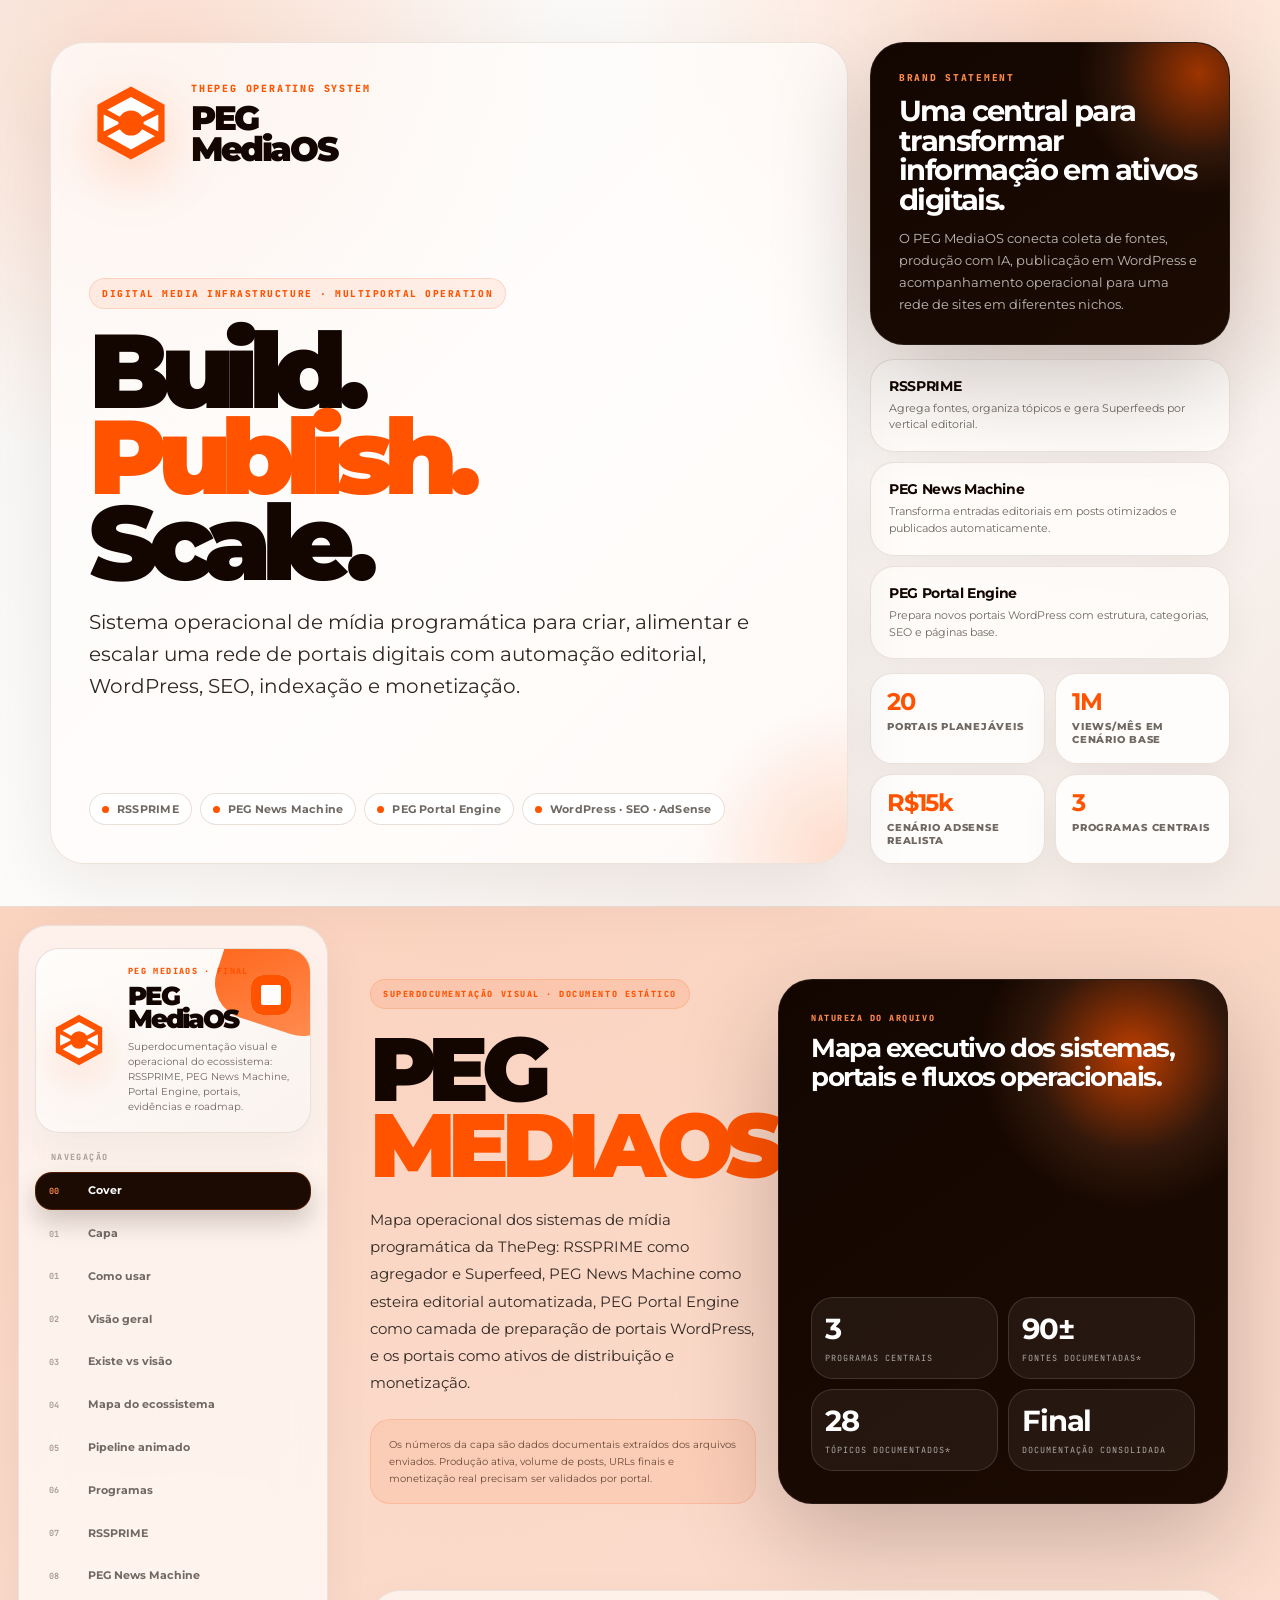
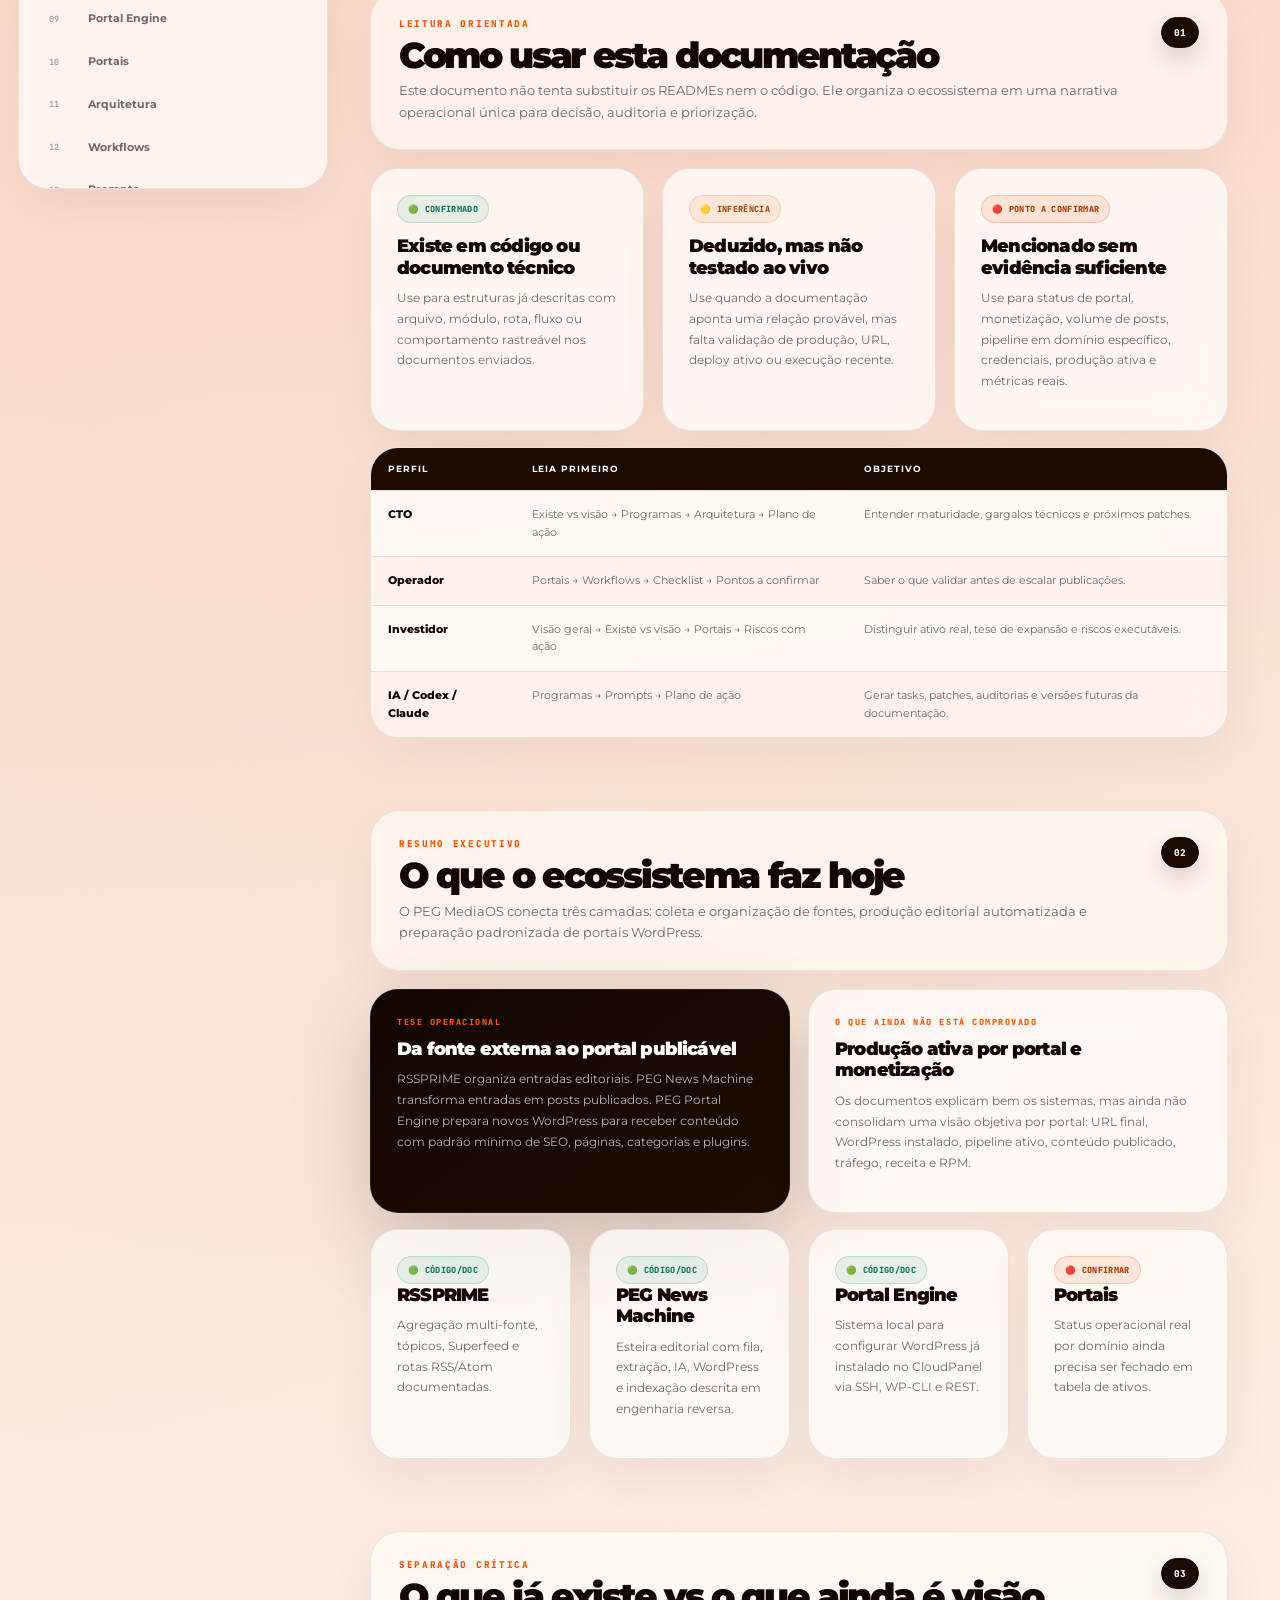
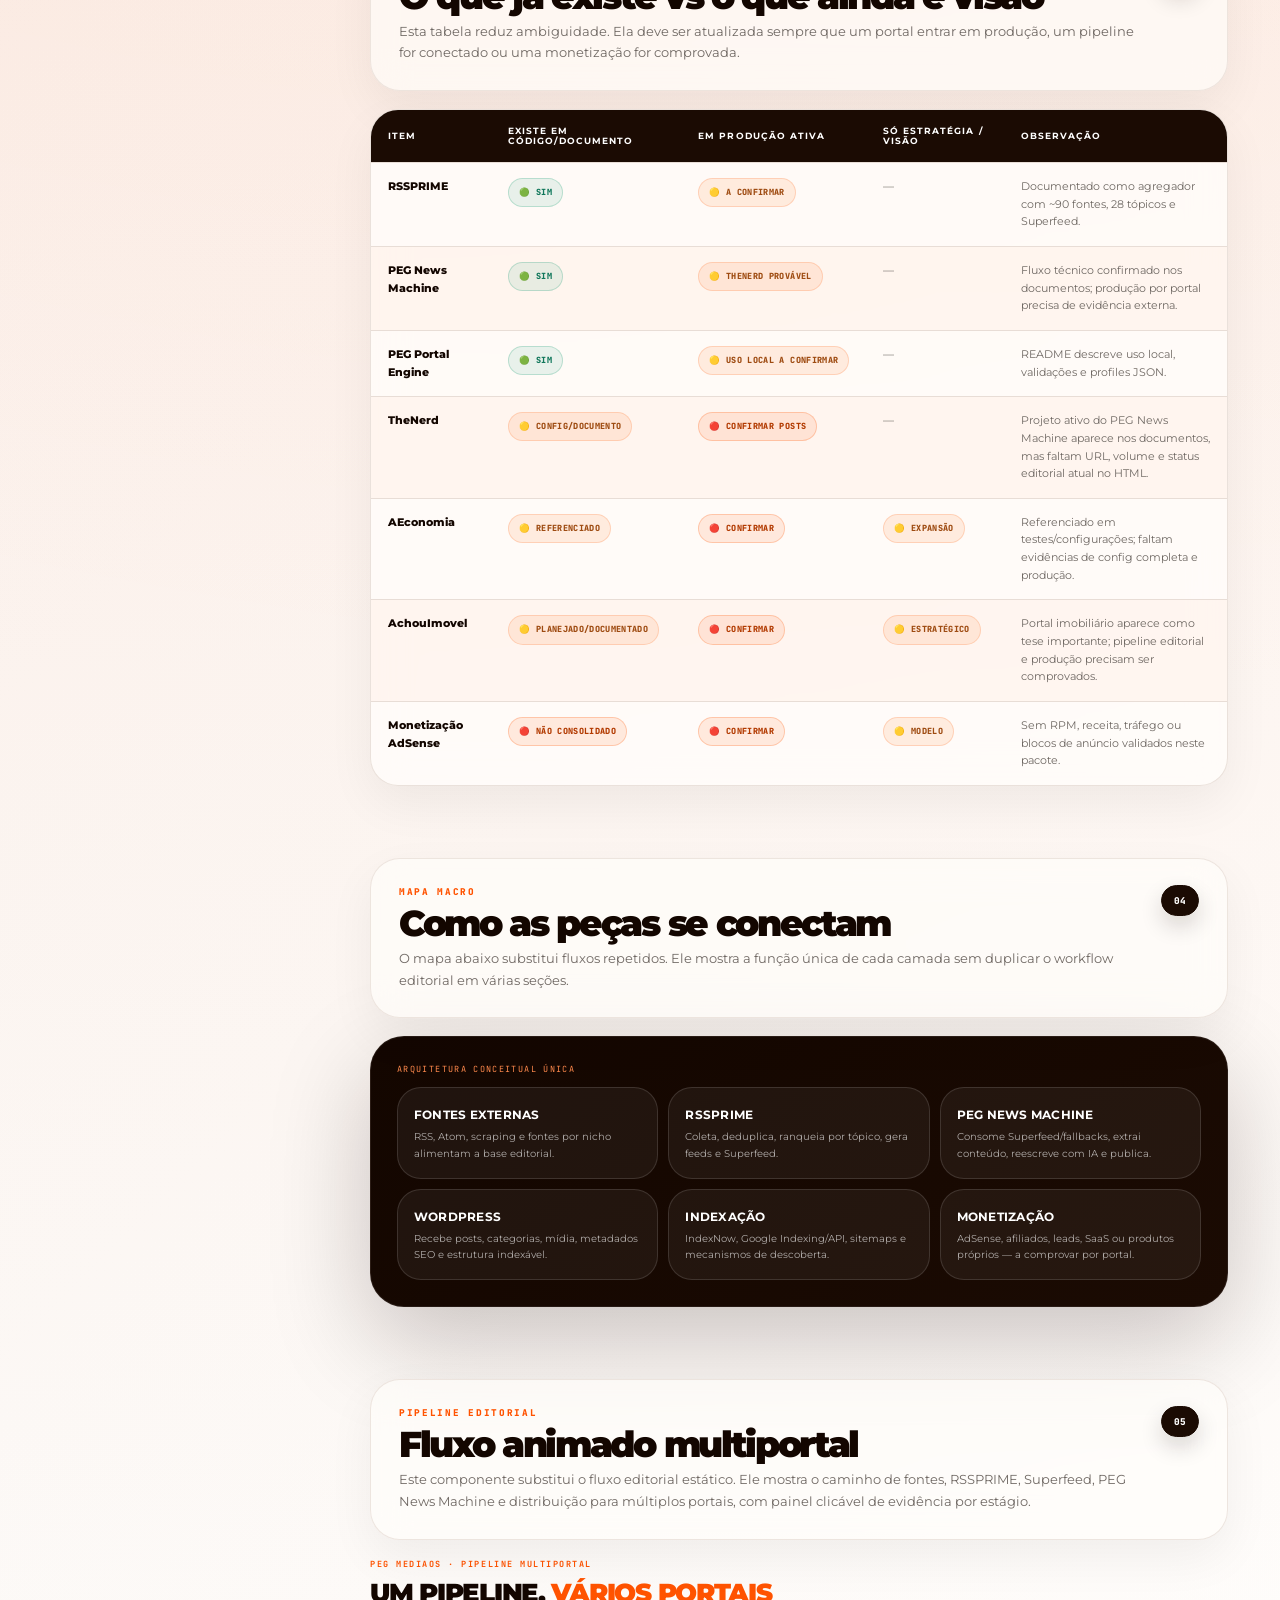
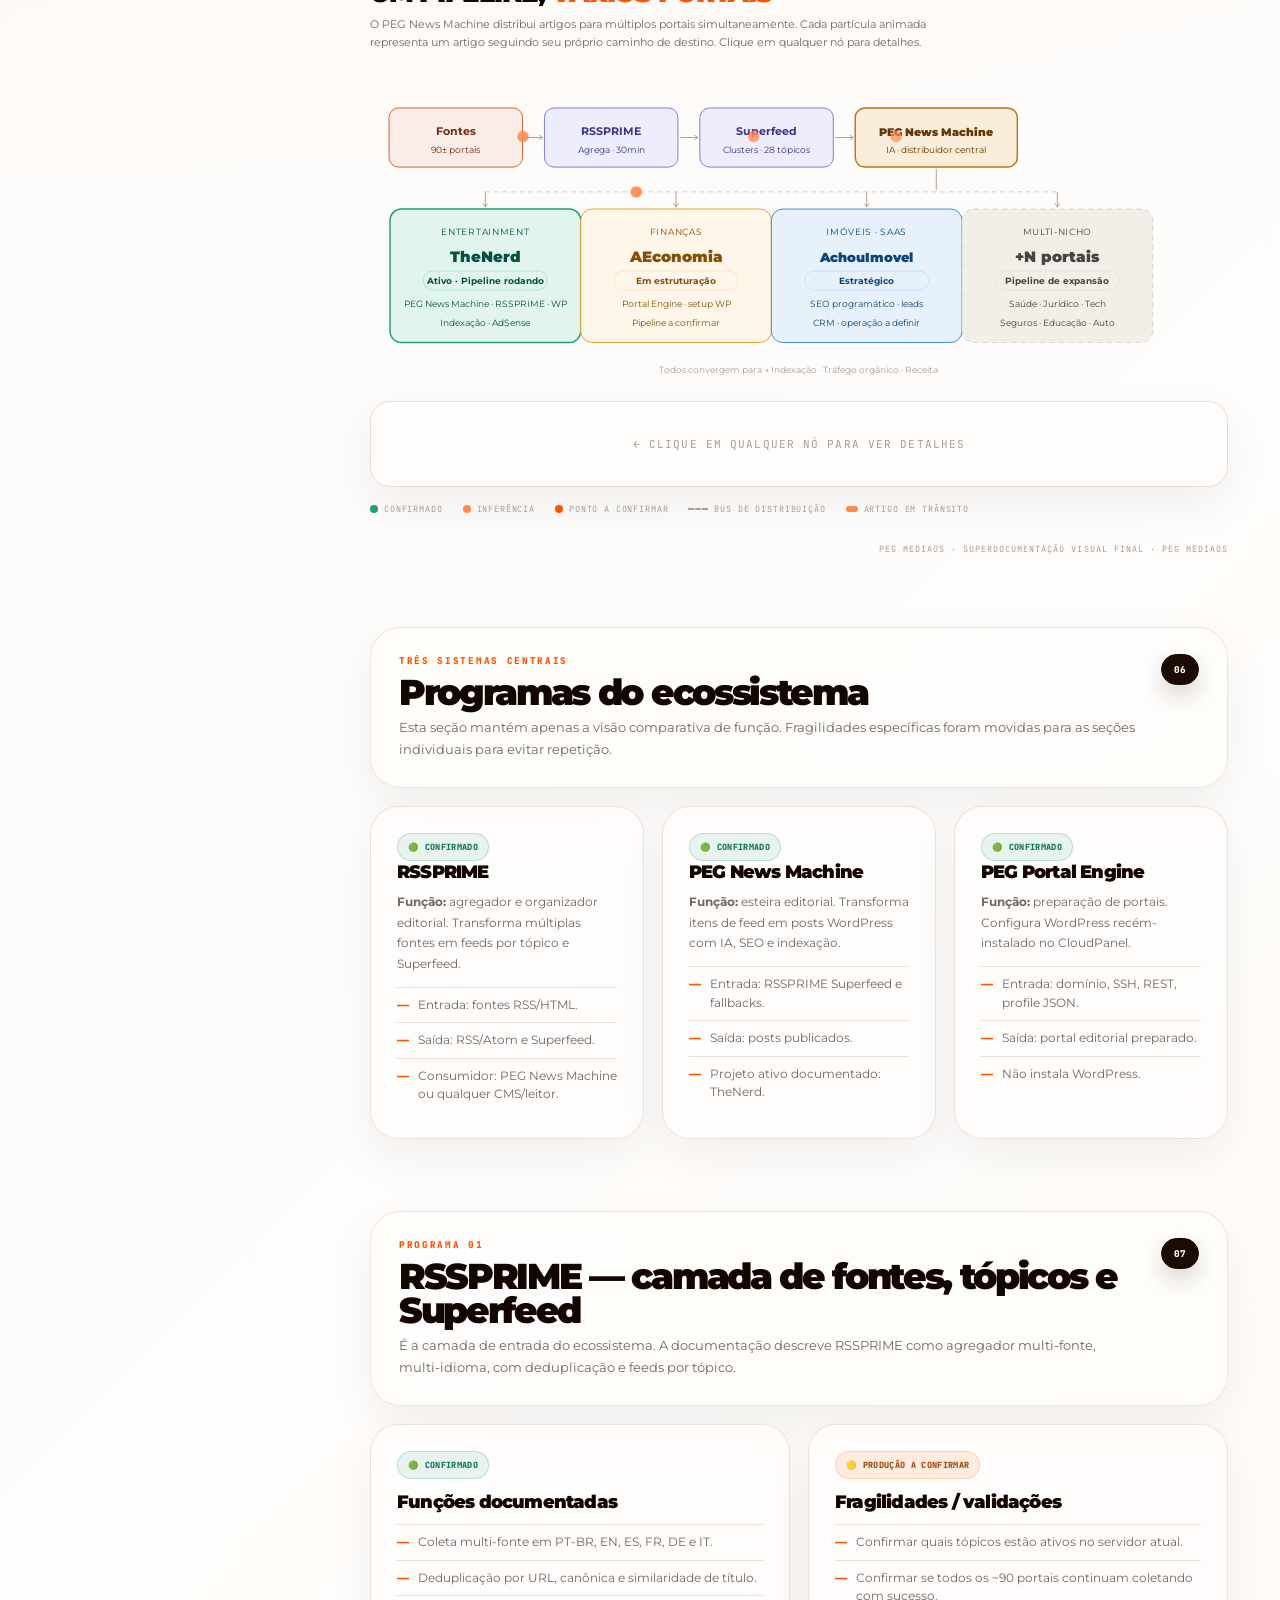
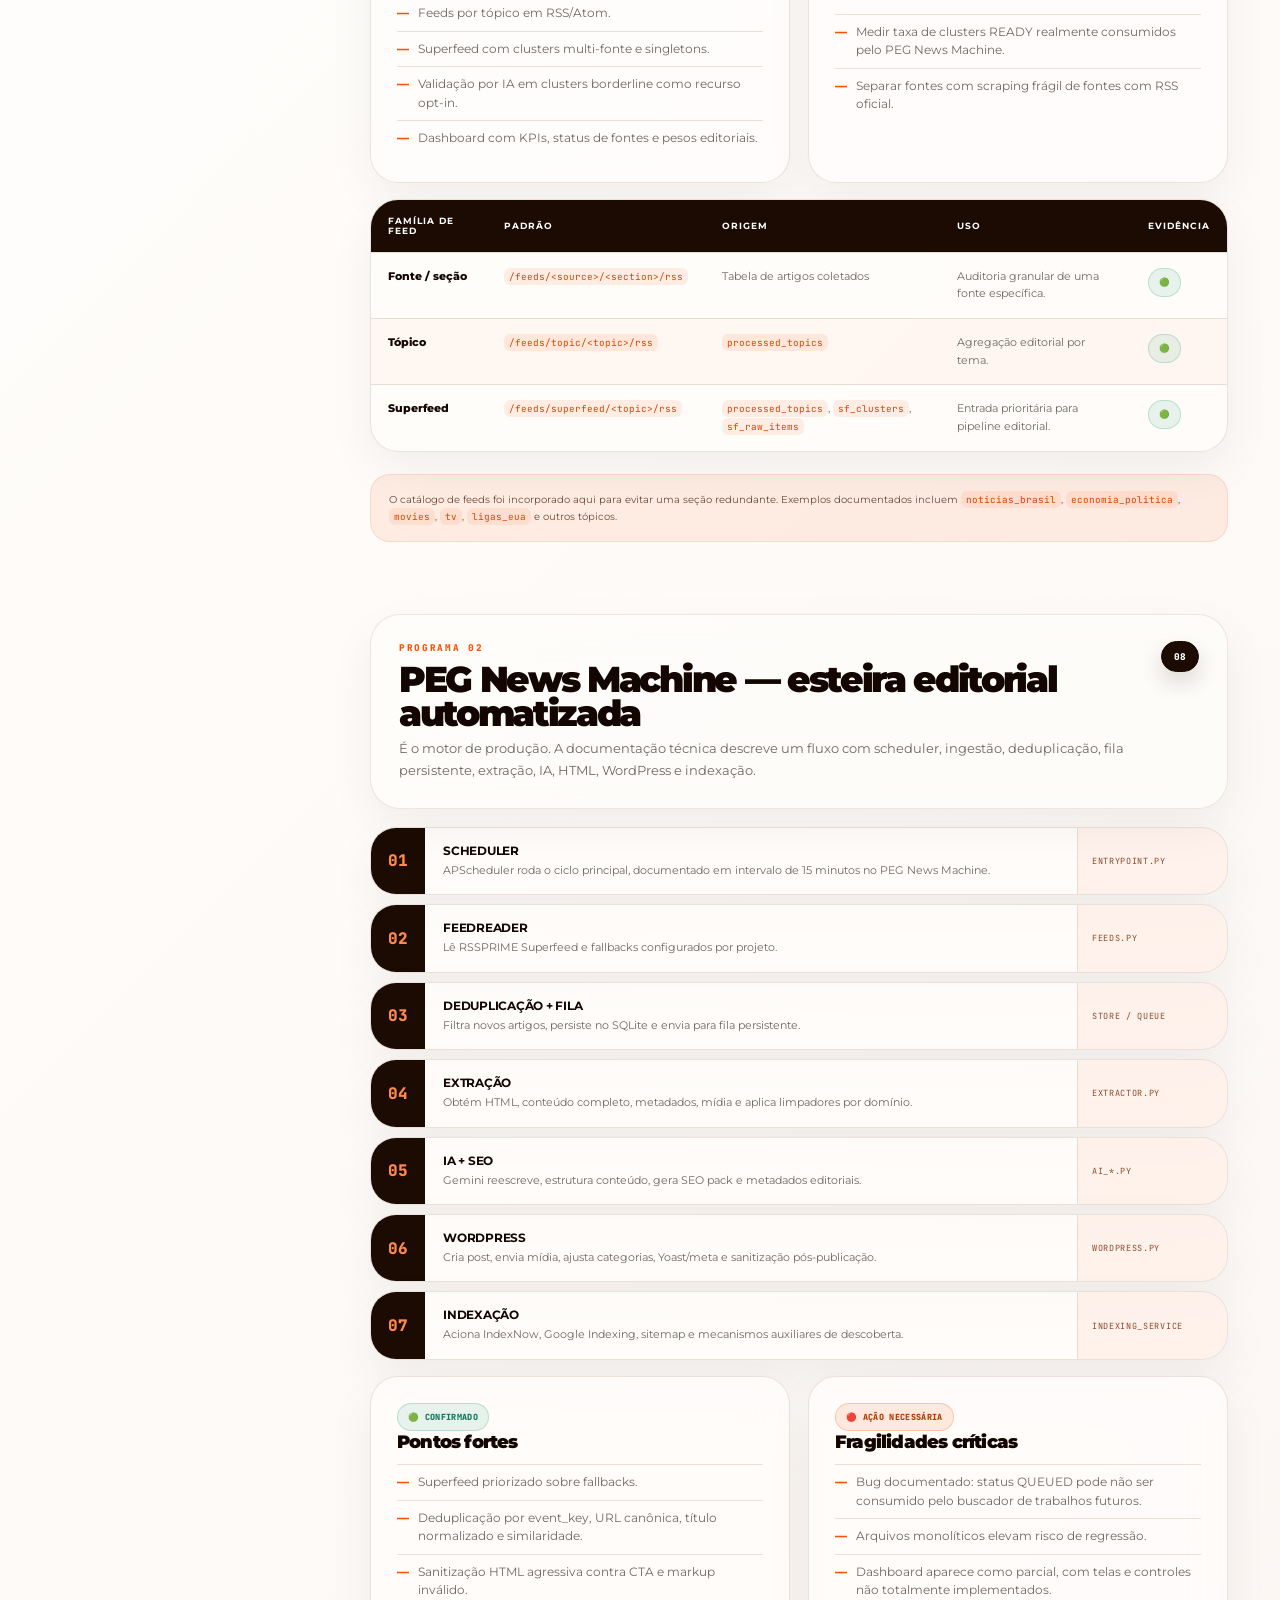
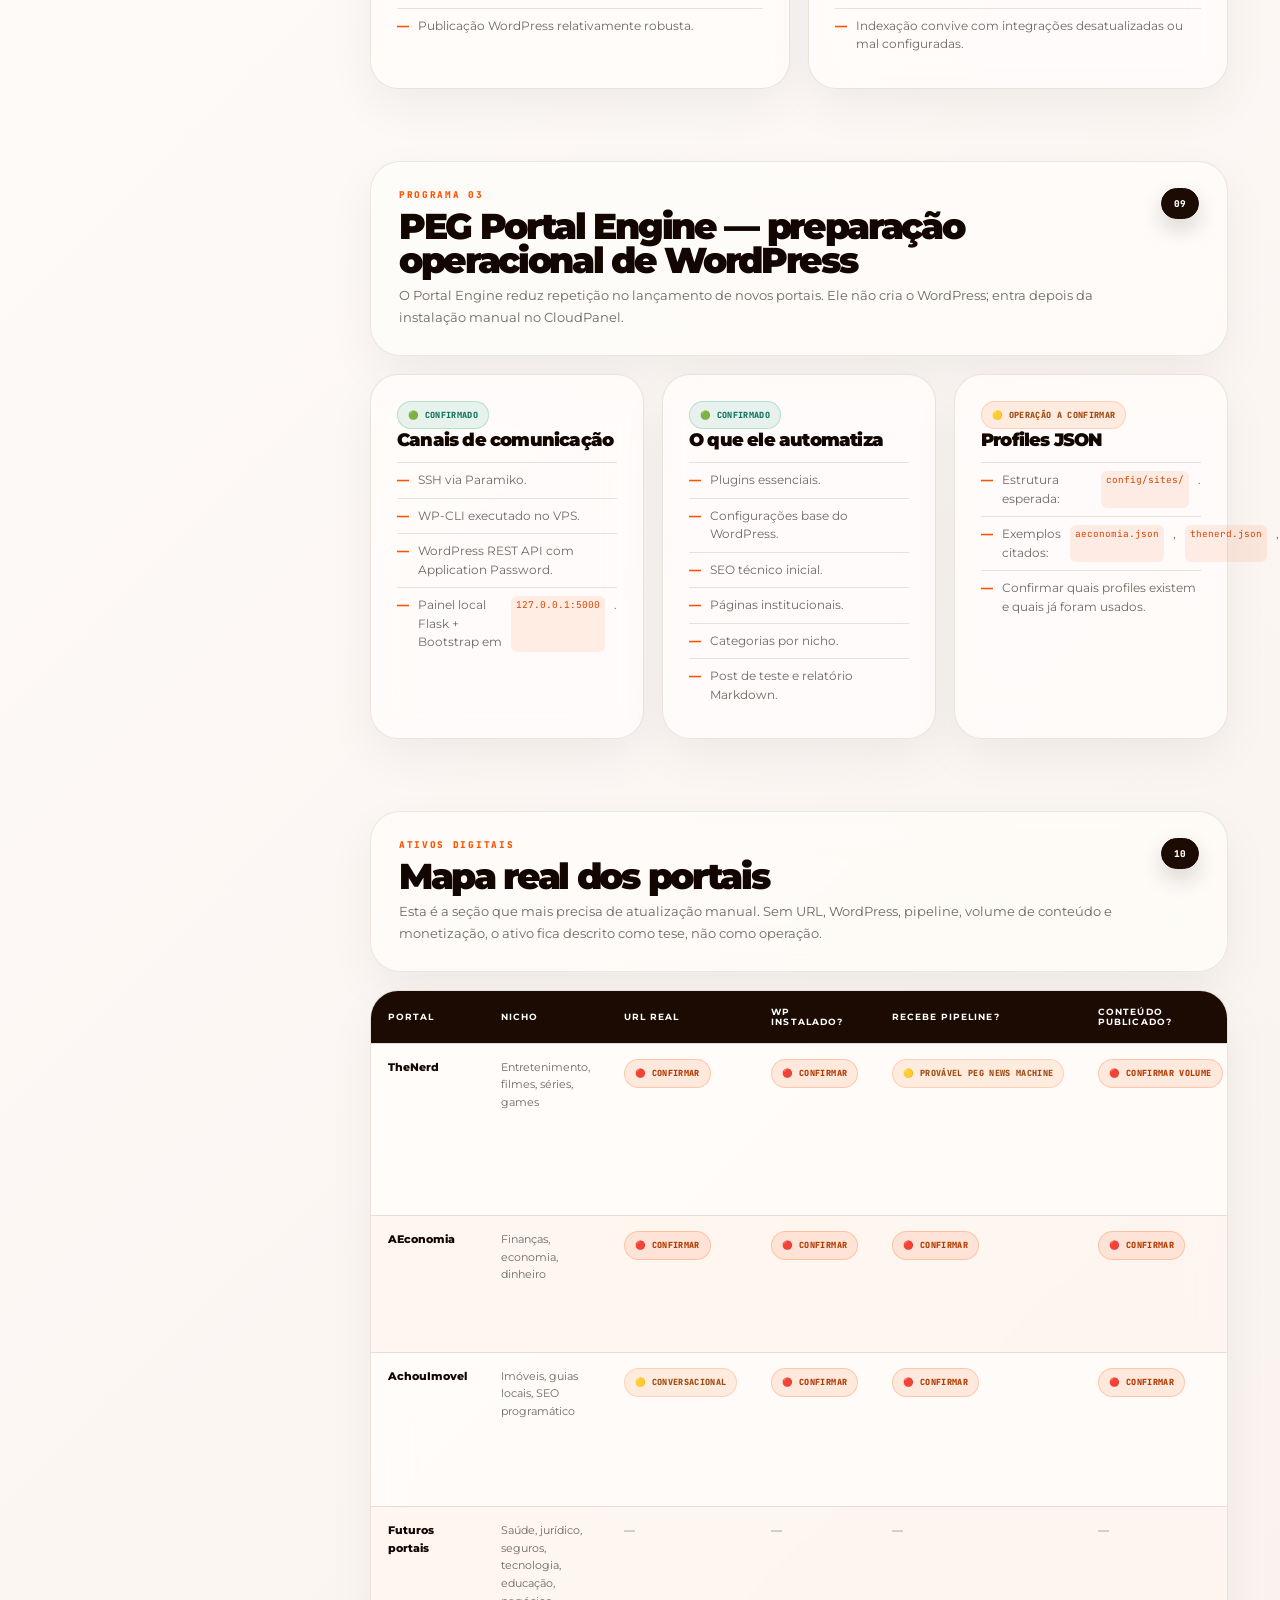
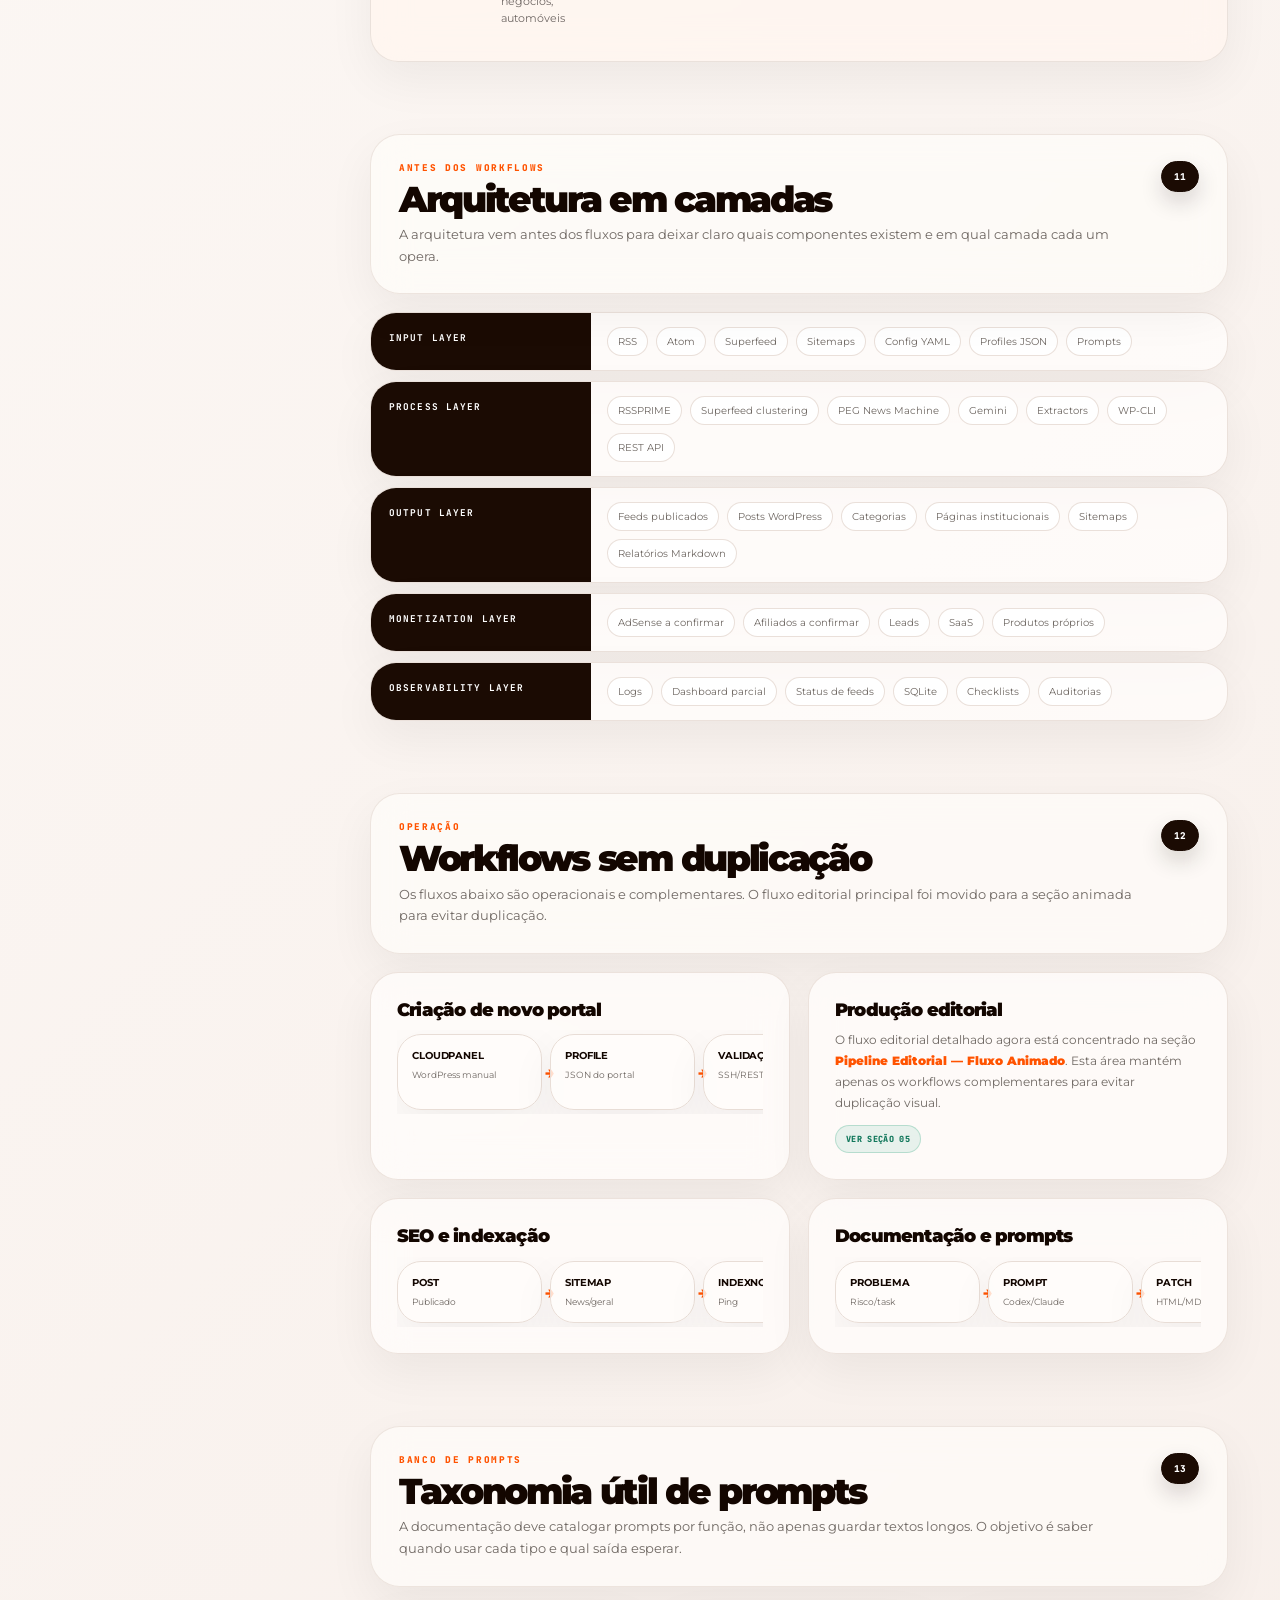
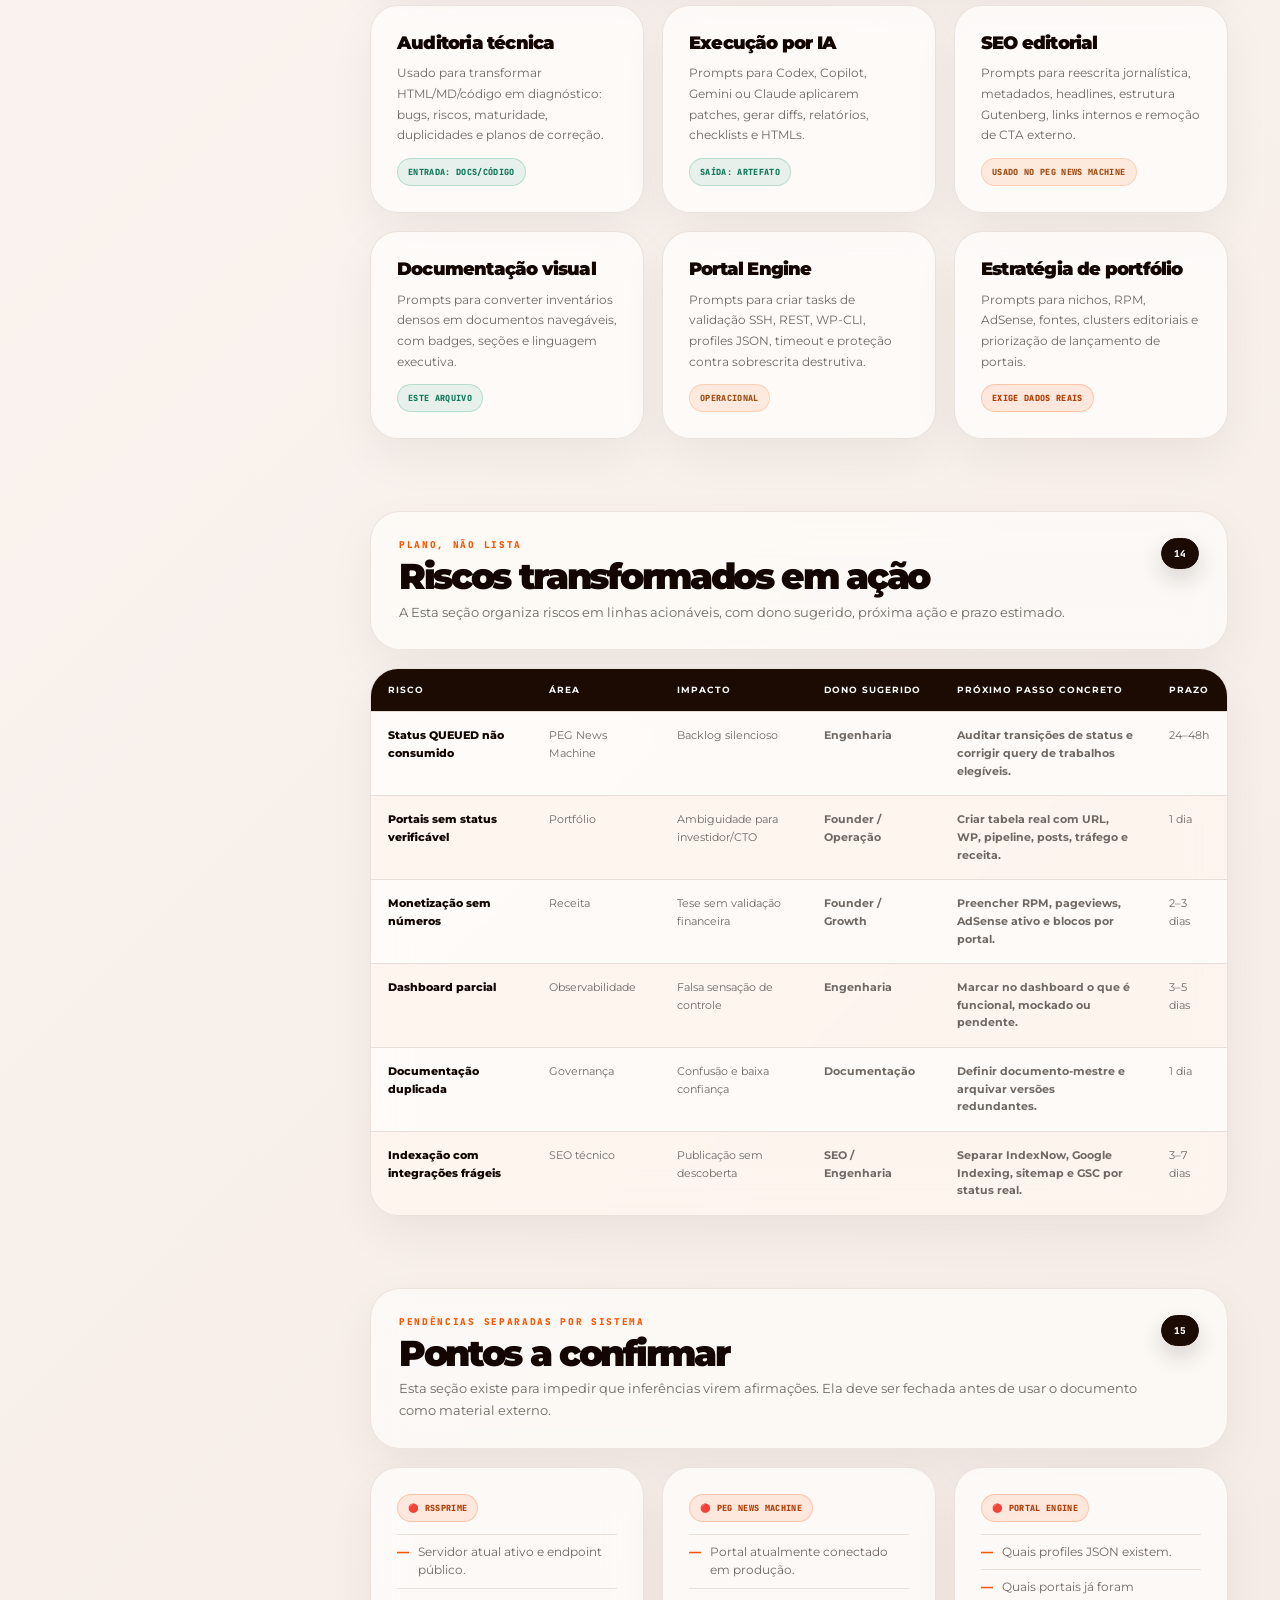
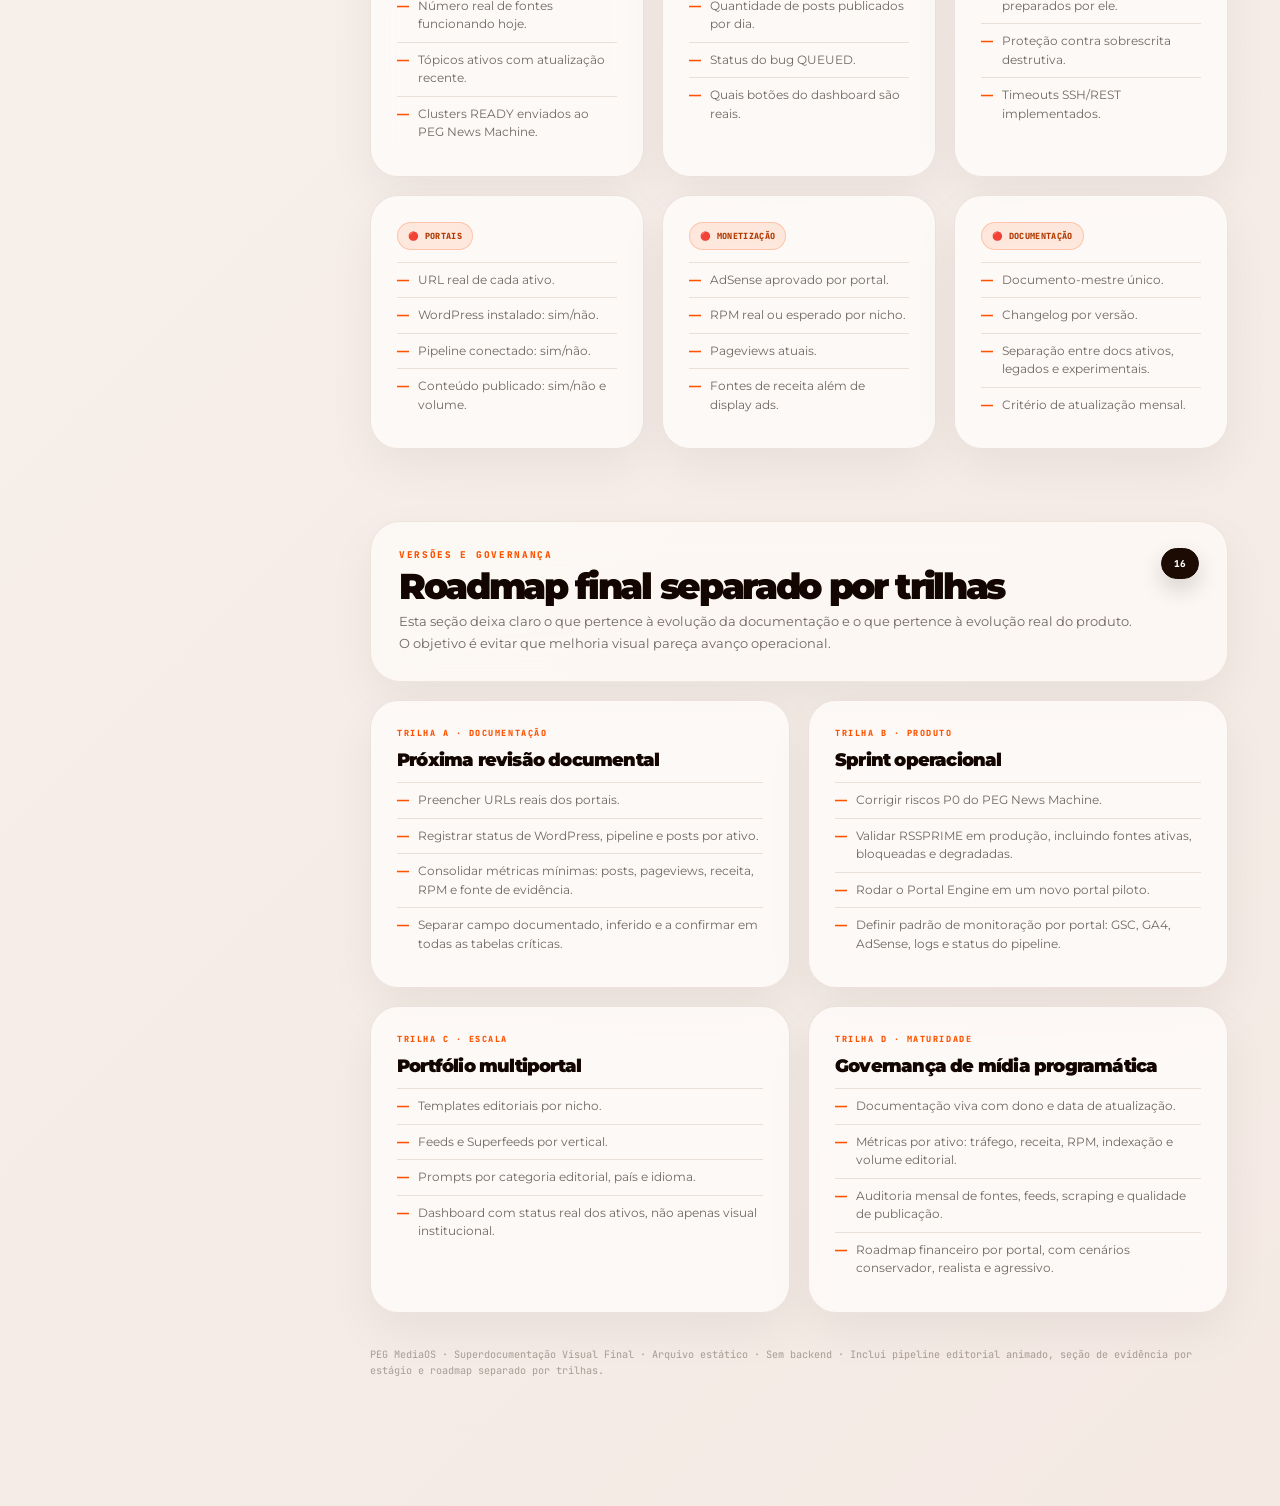
<file: PegMediasOS_V2.html>
<!DOCTYPE html>
<html lang="pt-BR">
<head>
<meta charset="UTF-8" />
<meta name="viewport" content="width=device-width, initial-scale=1.0" />
<title>PEG MediaOS — Superdocumentação Visual Final</title>
<link rel="preconnect" href="https://fonts.googleapis.com">
<link href="https://fonts.googleapis.com/css2?family=Montserrat:wght@300;400;500;600;700;800;900&family=JetBrains+Mono:wght@400;500;600;700&display=swap" rel="stylesheet">
<style>
:root{
  --cream:#F3EFE4; --paper:#FFFDF6; --paper2:#F8F4EA; --ink:#101010;
  --muted:#625E56; --muted2:#938A7A; --line:#D9D1C2; --red:#8D1B1B;
  --red2:#5F1111; --redBg:rgba(141,27,27,.085); --gold:#B48A3B; --green:#2E6B45;
  --yellow:#B88411; --danger:#B42318; --blue:#263F63; --mono:'JetBrains Mono',monospace;
  --font:'Montserrat',sans-serif; --shadow:0 24px 60px rgba(17,17,17,.08);
}
*{box-sizing:border-box} html{scroll-behavior:smooth} body{margin:0;background:var(--cream);color:var(--ink);font-family:var(--font);-webkit-font-smoothing:antialiased}
#progress{position:fixed;top:0;left:0;height:3px;background:linear-gradient(90deg,var(--red),var(--gold));width:0;z-index:9999}
.layout{display:grid;grid-template-columns:292px minmax(0,1fr);max-width:1580px;margin:0 auto}.sidebar{position:sticky;top:0;height:100vh;padding:28px 18px;border-right:1px solid var(--line);background:rgba(243,239,228,.94);backdrop-filter:blur(10px);overflow:auto}.brand{padding:14px 14px 18px;border-bottom:1px solid var(--line);margin-bottom:16px}.brand .k{font-family:var(--mono);font-size:8.5px;letter-spacing:.18em;text-transform:uppercase;color:var(--red);font-weight:700}.brand h1{font-size:17px;line-height:1;margin:9px 0 8px;font-weight:900;letter-spacing:-.04em;text-transform:uppercase}.brand p{font-size:9.35px;color:var(--muted);line-height:1.55;margin:0}.nav-title{font-family:var(--mono);font-size:8.5px;letter-spacing:.16em;text-transform:uppercase;color:var(--muted2);font-weight:700;margin:18px 14px 10px}#nav{display:flex;flex-direction:column;gap:3px}#nav a{display:grid;grid-template-columns:28px 1fr;gap:8px;align-items:center;text-decoration:none;color:var(--muted);font-size:10.2px;font-weight:750;padding:9px 12px;border-radius:12px;border:1px solid transparent;line-height:1.25}#nav a span:first-child{font-family:var(--mono);font-size:8.5px;color:var(--muted2)}#nav a:hover{background:rgba(255,255,255,.6);color:var(--ink)}#nav a.active{background:var(--ink);color:#fff;border-color:var(--ink)}#nav a.active span:first-child{color:var(--gold)}.side-card{margin:18px 0 0;padding:14px;border:1px solid var(--line);background:var(--paper);border-radius:18px}.side-card b{display:block;font-size:9.35px;text-transform:uppercase;letter-spacing:.12em;color:var(--red);margin-bottom:7px}.side-card p{font-size:9.78px;color:var(--muted);line-height:1.55;margin:0}.legend-mini{display:grid;gap:6px;margin-top:12px}.legend-mini span{font-family:var(--mono);font-size:8.5px;color:var(--muted);padding:5px 7px;border:1px solid var(--line);border-radius:999px;background:#fff}
main{min-width:0;padding:0 48px 80px}.hero{padding:72px 0 46px;border-bottom:1px solid var(--line)}.hero-grid{display:grid;grid-template-columns:minmax(0,1.2fr) 430px;gap:34px;align-items:stretch}.eyebrow{font-family:var(--mono);font-size:9.35px;letter-spacing:.18em;text-transform:uppercase;color:var(--red);font-weight:800}.hero h1{font-size:clamp(47.6px,7vw,90.1px);line-height:.87;letter-spacing:-.075em;text-transform:uppercase;margin:18px 0 20px;font-weight:900}.hero h1 span{color:var(--red)}.hero p{font-size:14.45px;line-height:1.85;color:#292622;max-width:900px;margin:0}.hero-panel{background:var(--ink);color:#fff;border-radius:28px;padding:28px;box-shadow:var(--shadow);display:flex;flex-direction:column;justify-content:space-between;min-height:390px;position:relative;overflow:hidden}.hero-panel:before{content:"";position:absolute;inset:-100px -50px auto auto;width:270px;height:270px;background:radial-gradient(circle,rgba(141,27,27,.55),transparent 70%);border-radius:50%}.hp-label{font-family:var(--mono);font-size:8.5px;letter-spacing:.18em;color:#E8B95B;text-transform:uppercase;font-weight:800}.hero-panel h3{font-size:22.1px;line-height:1.08;letter-spacing:-.04em;margin:10px 0 14px;position:relative}.hero-panel p{color:rgba(255,255,255,.68);font-size:11.05px;line-height:1.7;position:relative}.hp-row{display:grid;grid-template-columns:repeat(2,1fr);gap:8px;margin-top:22px;position:relative}.hp-metric{border:1px solid rgba(255,255,255,.12);border-radius:16px;padding:13px;background:rgba(255,255,255,.04)}.hp-metric b{font-size:20.4px;display:block;letter-spacing:-.04em}.hp-metric span{font-size:8.5px;color:rgba(255,255,255,.55);font-family:var(--mono);text-transform:uppercase;letter-spacing:.12em}.note{font-size:9.35px;color:var(--muted);line-height:1.65;margin-top:14px;border-left:3px solid var(--red);padding-left:12px}.section{padding:54px 0;border-bottom:1px solid var(--line)}.section:last-child{border-bottom:none}.s-head{display:grid;grid-template-columns:minmax(0,1fr) auto;gap:24px;align-items:start;margin-bottom:26px}.s-head h2{font-size:28.05px;line-height:1.03;letter-spacing:-.045em;text-transform:uppercase;margin:8px 0 0;font-weight:900}.s-head p{margin:8px 0 0;color:var(--muted);font-size:11.9px;line-height:1.75;max-width:780px}.section-num{font-family:var(--mono);font-size:9.35px;color:var(--muted2);font-weight:800;border:1px solid var(--line);border-radius:999px;padding:8px 12px;background:var(--paper)}
.grid-2{display:grid;grid-template-columns:repeat(2,minmax(0,1fr));gap:16px}.grid-3{display:grid;grid-template-columns:repeat(3,minmax(0,1fr));gap:16px}.grid-4{display:grid;grid-template-columns:repeat(4,minmax(0,1fr));gap:14px}.card{background:var(--paper);border:1px solid var(--line);border-radius:22px;padding:22px;box-shadow:0 14px 34px rgba(17,17,17,.035)}.card.dark{background:var(--ink);color:#fff;border-color:var(--ink)}.card h3{font-size:15.3px;line-height:1.2;letter-spacing:-.025em;margin:0 0 10px;font-weight:900}.card p{font-size:11.47px;line-height:1.72;color:var(--muted);margin:0 0 12px}.card.dark p{color:rgba(255,255,255,.7)}.label{font-family:var(--mono);font-size:8.5px;letter-spacing:.15em;text-transform:uppercase;color:var(--red);font-weight:800;margin-bottom:10px}.list{list-style:none;padding:0;margin:12px 0 0}.list li{font-size:11.05px;color:var(--muted);line-height:1.6;padding:8px 0;border-top:1px solid var(--line);display:flex;gap:9px}.list li:before{content:"—";color:var(--red);font-weight:900}.dark .list li{border-top-color:rgba(255,255,255,.12);color:rgba(255,255,255,.72)}.badge{display:inline-flex;align-items:center;gap:6px;border-radius:999px;padding:5px 8px;font-family:var(--mono);font-size:8.5px;letter-spacing:.04em;font-weight:800;text-transform:uppercase;border:1px solid transparent;white-space:nowrap}.ok{background:rgba(46,107,69,.10);color:var(--green);border-color:rgba(46,107,69,.24)}.inf{background:rgba(184,132,17,.12);color:#875F00;border-color:rgba(184,132,17,.26)}.bad{background:rgba(180,35,24,.11);color:var(--danger);border-color:rgba(180,35,24,.25)}.neutral{background:rgba(16,16,16,.06);color:#333;border-color:rgba(16,16,16,.12)}.badge-row{display:flex;flex-wrap:wrap;gap:7px;margin:0 0 12px}.mini{font-size:9.35px;color:var(--muted2);line-height:1.55}.table-wrap{overflow:auto;border:1px solid var(--line);border-radius:22px;background:var(--paper);box-shadow:0 14px 34px rgba(17,17,17,.03)}table{width:100%;border-collapse:collapse;min-width:760px}th{background:var(--ink);color:#fff;text-align:left;font-family:var(--mono);font-size:8.5px;text-transform:uppercase;letter-spacing:.12em;padding:13px 14px}td{font-size:10.88px;color:var(--muted);line-height:1.55;padding:13px 14px;border-top:1px solid var(--line);vertical-align:top}td:first-child{color:var(--ink);font-weight:800}tr:nth-child(even) td{background:rgba(255,255,255,.42)}code{font-family:var(--mono);font-size:9.35px;background:rgba(16,16,16,.06);padding:2px 5px;border-radius:6px;color:var(--red2)}.flow{display:flex;gap:8px;align-items:stretch;overflow:auto;padding:4px 0}.flow .step{min-width:145px;background:var(--paper);border:1px solid var(--line);border-radius:18px;padding:14px;position:relative}.flow .step:not(:last-child):after{content:"→";position:absolute;right:-14px;top:50%;transform:translateY(-50%);color:var(--red);font-weight:900}.step b{display:block;font-size:10.2px;text-transform:uppercase;letter-spacing:-.01em}.step span{display:block;margin-top:6px;font-size:9.35px;color:var(--muted);line-height:1.45}.map{background:var(--ink);border-radius:28px;padding:26px;color:#fff;box-shadow:var(--shadow)}.map-grid{display:grid;grid-template-columns:1fr 1fr 1fr;gap:10px}.map-box{border:1px solid rgba(255,255,255,.13);border-radius:18px;background:rgba(255,255,255,.045);padding:16px}.map-box b{font-size:11.05px;text-transform:uppercase;letter-spacing:.02em}.map-box p{font-size:10.2px;color:rgba(255,255,255,.64);line-height:1.58;margin:6px 0 0}.arrow-title{font-family:var(--mono);font-size:8.5px;letter-spacing:.16em;text-transform:uppercase;color:#E8B95B;margin-bottom:12px}.layers{display:grid;gap:10px}.layer{display:grid;grid-template-columns:220px 1fr;gap:0;border:1px solid var(--line);border-radius:20px;background:var(--paper);overflow:hidden}.layer b{background:var(--ink);color:#fff;padding:18px;font-family:var(--mono);font-size:9.35px;letter-spacing:.12em;text-transform:uppercase}.layer div{padding:14px 16px;display:flex;gap:8px;flex-wrap:wrap}.pill{border:1px solid var(--line);border-radius:999px;padding:7px 10px;font-size:10.2px;color:var(--muted);background:#fff}.timeline{display:grid;gap:9px}.tl{display:grid;grid-template-columns:54px 1fr 150px;border:1px solid var(--line);border-radius:18px;background:var(--paper);overflow:hidden}.tl-num{background:var(--ink);color:var(--gold);font-family:var(--mono);font-weight:900;display:flex;align-items:center;justify-content:center}.tl-body{padding:15px 18px}.tl-body b{display:block;font-size:11.9px;text-transform:uppercase}.tl-body span{font-size:10.62px;color:var(--muted);line-height:1.55;display:block;margin-top:5px}.tl-owner{background:var(--paper2);border-left:1px solid var(--line);padding:14px;display:flex;align-items:center;font-family:var(--mono);font-size:8.5px;letter-spacing:.08em;text-transform:uppercase;color:var(--muted)}.action-table td:nth-child(4),.action-table td:nth-child(5){font-weight:700}.footer{padding:34px 0 0;color:var(--muted2);font-size:10.2px;font-family:var(--mono)}
@media(max-width:1100px){.layout{display:block}.sidebar{position:relative;height:auto;border-right:0;border-bottom:1px solid var(--line)}main{padding:0 22px 60px}.hero-grid,.grid-2,.grid-3,.grid-4{grid-template-columns:1fr}.hero-panel{min-height:auto}.s-head{grid-template-columns:1fr}.layer{grid-template-columns:1fr}.tl{grid-template-columns:44px 1fr}.tl-owner{grid-column:2;border-left:0;border-top:1px solid var(--line)}.map-grid{grid-template-columns:1fr}}

/* =========================================================
   PEG MEDIAOS VISUAL SYSTEM OVERRIDE — FINAL
   Visual language: premium SaaS, off-white canvas, signal orange,
   deep brown/black contrast, rounded editorial cards.
   ========================================================= */
:root{
  --cream:#F5F3F1; --paper:#FFFDFB; --paper2:#FAF3EF; --ink:#130600; --ink2:#1B0B03;
  --muted:#6F6863; --muted2:#A89D96; --line:#E8DDD6; --red:#FF5300; --red2:#D94400;
  --redBg:rgba(255,83,0,.10); --gold:#FF8A4D; --green:#1D9E75; --yellow:#FFB36A;
  --danger:#C7441C; --blue:#364B63; --peach:#FFCDB6; --offwhite:#F5F3F1;
  --mono:'JetBrains Mono',monospace; --font:'Montserrat',sans-serif;
  --shadow:0 30px 90px rgba(27,11,3,.10); --shadow-soft:0 18px 48px rgba(27,11,3,.055);
  --radius-xl:34px; --radius-lg:24px;
}
body{background:radial-gradient(circle at 86% -10%, rgba(255,83,0,.18), transparent 34%),radial-gradient(circle at 4% 4%, rgba(255,205,182,.55), transparent 32%),linear-gradient(135deg,#F5F3F1 0%,#FFFDFB 42%,#F4E9E3 100%);color:var(--ink);font-family:var(--font)}
#progress{height:4px;background:linear-gradient(90deg,var(--ink),var(--red),var(--gold));box-shadow:0 0 24px rgba(255,83,0,.45)}
.layout{grid-template-columns:310px minmax(0,1fr);max-width:1720px;gap:0;padding:18px}.sidebar{top:18px;height:calc(100vh - 36px);padding:22px 16px;border:1px solid rgba(232,221,214,.85);border-radius:30px;background:rgba(255,253,251,.72);box-shadow:var(--shadow-soft);backdrop-filter:blur(22px);scrollbar-width:thin}.brand{position:relative;padding:20px 18px 22px;margin-bottom:18px;border:1px solid rgba(232,221,214,.92);border-radius:24px;background:linear-gradient(145deg,#FFFDFB,#FAF3EF);box-shadow:0 18px 40px rgba(27,11,3,.045);overflow:hidden}.brand:before{content:"";position:absolute;right:-38px;top:-46px;width:126px;height:126px;border-radius:36px;background:linear-gradient(135deg,var(--red),var(--gold));transform:rotate(18deg);opacity:.95}.brand:after{content:"";position:absolute;right:19px;top:26px;width:40px;height:40px;background:var(--paper);border-radius:12px;box-shadow:inset 0 0 0 10px var(--red)}.brand .k,.eyebrow,.label{color:var(--red);letter-spacing:.18em}.brand h1{font-size:26.35px;line-height:.86;letter-spacing:-.075em;text-transform:none;font-weight:900;margin:12px 0 12px;position:relative;z-index:1}.brand p{font-size:10.71px;line-height:1.55;color:var(--muted);max-width:210px;position:relative;z-index:1}
.nav-title{color:var(--muted2);margin:18px 16px 9px}#nav{gap:5px}#nav a{grid-template-columns:31px 1fr;padding:11px 13px;border-radius:17px;font-size:11.05px;font-weight:700;color:var(--muted);transition:.18s ease;background:transparent}#nav a span:first-child{color:var(--muted2)}#nav a:hover{background:rgba(255,83,0,.075);color:var(--ink);transform:translateX(2px)}#nav a.active{background:var(--ink2);color:#fff;border-color:rgba(255,83,0,.24);box-shadow:0 12px 26px rgba(27,11,3,.20)}#nav a.active span:first-child{color:var(--gold)}.side-card{border-radius:24px;border-color:var(--line);background:rgba(255,253,251,.78);box-shadow:var(--shadow-soft)}.side-card b{color:var(--red)}.legend-mini span{background:#fff;border-color:var(--line);border-radius:999px}
main{padding:0 34px 72px 42px}.hero{padding:54px 0 50px;border-bottom:0}.hero-grid{grid-template-columns:minmax(0,1.1fr) 450px;gap:22px}.hero .eyebrow{display:inline-flex;align-items:center;gap:10px;padding:8px 12px;border-radius:999px;background:rgba(255,83,0,.10);border:1px solid rgba(255,83,0,.16);font-size:8.5px}.hero h1{font-size:clamp(54.4px,7vw,100.3px);line-height:.84;letter-spacing:-.085em;text-transform:none;margin:22px 0 24px;font-weight:900}.hero h1 span{color:var(--red)}.hero p{font-size:15.3px;line-height:1.78;color:#322924;max-width:980px}.note{margin-top:22px;border-left:0;padding:16px 18px;border-radius:20px;background:rgba(255,83,0,.085);border:1px solid rgba(255,83,0,.14);font-size:10.37px;color:#6C4B3A}.hero-panel{background:linear-gradient(145deg,var(--ink),var(--ink2));border-radius:34px;padding:32px;min-height:410px;box-shadow:0 34px 100px rgba(19,6,0,.22);border:1px solid rgba(255,255,255,.08)}.hero-panel:before{inset:-80px -60px auto auto;width:310px;height:310px;background:radial-gradient(circle,rgba(255,83,0,.72),rgba(255,138,77,.12) 44%,transparent 70%)}.hero-panel h3{font-size:26.35px;letter-spacing:-.055em}.hero-panel p{font-size:11.9px;color:rgba(255,255,255,.72)}.hp-label{color:var(--gold)}.hp-row{gap:10px}.hp-metric{border-radius:22px;background:rgba(255,255,255,.06);border-color:rgba(255,255,255,.13)}.hp-metric b{font-size:28.9px;color:#fff}.hp-metric span{color:rgba(255,255,255,.62)}
.section{padding:36px 0;border-bottom:0}.s-head{margin-bottom:18px;padding:26px 28px;border-radius:30px;background:rgba(255,253,251,.64);border:1px solid rgba(232,221,214,.76);box-shadow:var(--shadow-soft);backdrop-filter:blur(18px)}.s-head h2{font-size:35.7px;line-height:.96;letter-spacing:-.065em;text-transform:none}.s-head p{font-size:12.75px;line-height:1.7}.section-num{border-radius:999px;background:var(--ink2);color:#fff;border-color:var(--ink2);box-shadow:0 10px 22px rgba(27,11,3,.16)}.grid-2,.grid-3,.grid-4{gap:18px}.card{border-radius:28px;padding:26px;background:rgba(255,253,251,.78);border:1px solid rgba(232,221,214,.82);box-shadow:var(--shadow-soft);backdrop-filter:blur(18px);transition:.18s ease}.card:hover{transform:translateY(-2px);box-shadow:var(--shadow)}.card.dark{background:linear-gradient(145deg,var(--ink),var(--ink2));border-color:rgba(255,255,255,.08);box-shadow:0 30px 80px rgba(19,6,0,.20)}.card h3{font-size:17.85px;letter-spacing:-.045em}.card p{font-size:12.07px}.badge{border-radius:999px;padding:7px 10px;font-weight:800}.ok{background:rgba(29,158,117,.10);color:#11775B;border-color:rgba(29,158,117,.24)}.inf{background:rgba(255,138,77,.15);color:#9E4B11;border-color:rgba(255,138,77,.28)}.bad{background:rgba(255,83,0,.11);color:#B23A00;border-color:rgba(255,83,0,.24)}.neutral{background:rgba(19,6,0,.055);color:var(--ink);border-color:rgba(19,6,0,.10)}.list li{border-top-color:rgba(232,221,214,.9);font-size:11.56px}.list li:before{color:var(--red)}
.table-wrap{border-radius:28px;border-color:rgba(232,221,214,.88);background:rgba(255,253,251,.82);box-shadow:var(--shadow-soft);backdrop-filter:blur(18px)}th{background:var(--ink2);padding:16px 17px;color:#fff}td{padding:15px 17px;font-size:11.39px}tr:nth-child(even) td{background:rgba(255,83,0,.035)}code{background:rgba(255,83,0,.09);color:var(--red2)}.map{border-radius:34px;background:linear-gradient(145deg,var(--ink),var(--ink2));box-shadow:0 34px 100px rgba(19,6,0,.22);border:1px solid rgba(255,255,255,.08)}.map-box{border-radius:24px;background:rgba(255,255,255,.055);border-color:rgba(255,255,255,.13)}.map-box b{font-size:11.9px}.arrow-title{color:var(--gold)}.layer{border-radius:26px;border-color:rgba(232,221,214,.85);background:rgba(255,253,251,.78);box-shadow:var(--shadow-soft)}.layer b{background:var(--ink2);color:#fff}.pill{border-color:rgba(232,221,214,.9);background:#fff;border-radius:999px}.tl{border-radius:26px;border-color:rgba(232,221,214,.88);background:rgba(255,253,251,.82);box-shadow:var(--shadow-soft)}.tl-num{background:var(--ink2);color:var(--gold)}.tl-body b{letter-spacing:-.02em}.tl-owner{background:rgba(255,83,0,.055);color:#8B4B2E}.footer{color:var(--muted2)}.flow .step{border-radius:24px;background:rgba(255,253,251,.82);box-shadow:var(--shadow-soft)}.flow .step:not(:last-child):after{color:var(--red)}
#pipeline-animado .coral rect{fill:#FFF2EB;stroke:var(--red)}#pipeline-animado .coral text{fill:var(--ink2)}#pipeline-animado .purple rect{fill:#FFF7F2;stroke:var(--gold)}#pipeline-animado .purple text{fill:#7C3211}#pipeline-animado .amber rect{fill:#FFF0E7;stroke:var(--red)}#pipeline-animado .amber text{fill:#7C2300}#pipeline-animado .teal rect{fill:#E8FAF5;stroke:var(--green)}#pipeline-animado .teal text{fill:#0E5E48}#pipeline-animado .amber-lt rect{fill:#FFF3EA;stroke:var(--gold)}#pipeline-animado .amber-lt text{fill:#8C430E}#pipeline-animado .blue rect{fill:#EEF5FA;stroke:#5B7B96}#pipeline-animado .blue text{fill:#2C4A62}#pipeline-animado .gray rect{fill:#F8F5F1;stroke:#BBAFA8}#pipeline-animado .gray text{fill:#4A423D}#pipeline-animado .detail-panel{border-radius:28px;background:rgba(255,253,251,.82);box-shadow:var(--shadow-soft);border-color:rgba(232,221,214,.88)}#pipeline-animado .dp-name{letter-spacing:-.045em}#pipeline-animado .b-warn{background:rgba(255,138,77,.14);color:#91450D;border-color:rgba(255,138,77,.28)}#pipeline-animado .b-ask{background:rgba(255,83,0,.10);color:#B83D00;border-color:rgba(255,83,0,.22)}#pipeline-animado .dp-note{background:rgba(255,83,0,.08);border-color:rgba(255,83,0,.18);color:#8B3F19}
@media(max-width:1100px){.layout{padding:0}.sidebar{height:auto;border-radius:0;top:0}main{padding:0 16px 52px}.s-head h2{font-size:27.2px}.hero h1{font-size:49.3px}.hero-grid{grid-template-columns:1fr}.hero-panel{min-height:auto}}


/* =========================================================
   PENTE FINO FINAL — brand v10, tipografia, overflow e roadmap
   ========================================================= */
:root{--font:'Montserrat',sans-serif;--mono:'JetBrains Mono',monospace;}
html,body{max-width:100%;overflow-x:hidden;}
body{font-family:var(--font)!important;}
.layout{max-width:1580px;margin:0 auto;grid-template-columns:292px minmax(0,1fr);padding:18px;gap:0;}
.sidebar{overflow-y:auto;overflow-x:hidden;scrollbar-width:thin;}
.brand.brand-lockup-peg{display:grid;grid-template-columns:64px minmax(0,1fr);gap:14px;align-items:center;padding:16px 14px 18px;margin-bottom:16px;border:1px solid rgba(232,221,214,.92);border-radius:24px;background:linear-gradient(145deg,#FFFDFB,#FAF3EF);box-shadow:0 18px 40px rgba(27,11,3,.045);overflow:hidden;position:relative;}
.brand.brand-lockup-peg:before{content:"";position:absolute;right:-38px;top:-46px;width:126px;height:126px;border-radius:36px;background:linear-gradient(135deg,var(--red),var(--gold));transform:rotate(18deg);opacity:.95;display:block;}
.brand.brand-lockup-peg:after{content:"";position:absolute;right:19px;top:26px;width:40px;height:40px;background:var(--paper);border-radius:12px;box-shadow:inset 0 0 0 10px var(--red);display:block;}
.brand.brand-lockup-peg .peg-logo{width:58px;height:58px;display:block;position:relative;z-index:1;filter:drop-shadow(0 16px 24px rgba(255,83,0,.20));}
.brand.brand-lockup-peg .brand-copy{min-width:0;position:relative;z-index:1;}
.brand.brand-lockup-peg .k{font-family:var(--mono);font-size:8.5px;letter-spacing:.16em;text-transform:uppercase;color:var(--red);font-weight:800;margin-bottom:8px;white-space:normal;}
.brand.brand-lockup-peg h1{font-size:26px;line-height:.88;letter-spacing:-.075em;text-transform:none;font-weight:900;margin:0 0 8px;color:var(--ink);}
.brand.brand-lockup-peg p{font-size:10px;line-height:1.5;color:var(--muted);margin:0;max-width:190px;}
#nav a{overflow:hidden;min-width:0;}
#nav a span:last-child{min-width:0;overflow:hidden;text-overflow:ellipsis;white-space:nowrap;}
.side-card{overflow:hidden;}
.hero-panel h3{font-size:22px;line-height:1.08;}
.hero-panel p{font-size:11px;line-height:1.72;}
.footer{line-height:1.6;}
.card h3,.s-head h2,.hero h1{word-break:normal;overflow-wrap:normal;}
@media(max-width:1100px){.layout{display:block;padding:0}.sidebar{height:auto;border-radius:0}.brand.brand-lockup-peg p{max-width:none}}



/* =========================================================
   PEG MEDIAOS — COVER PAGE / BRANDING INTRO
   ========================================================= */
.cover-page{
  min-height:100vh;
  width:100%;
  display:grid;
  place-items:center;
  padding:42px 32px;
  background:
    radial-gradient(circle at 12% 8%,rgba(255,205,182,.62),transparent 28%),
    radial-gradient(circle at 84% 0%,rgba(255,83,0,.20),transparent 32%),
    linear-gradient(135deg,#F5F3F1 0%,#FFFDFB 48%,#F4E9E3 100%);
  color:var(--ink);
  border-bottom:1px solid var(--line);
}
.cover-shell{
  width:min(1180px,100%);
  min-height:calc(100vh - 84px);
  display:grid;
  grid-template-columns:minmax(0,1.12fr) 360px;
  gap:22px;
  align-items:stretch;
}
.cover-main{
  display:flex;
  flex-direction:column;
  justify-content:space-between;
  background:rgba(255,253,251,.74);
  border:1px solid rgba(232,221,214,.82);
  border-radius:34px;
  padding:38px;
  box-shadow:0 24px 70px rgba(27,11,3,.08);
  overflow:hidden;
  position:relative;
}
.cover-main:after{
  content:"";
  position:absolute;
  width:310px;
  height:310px;
  right:-150px;
  bottom:-145px;
  border-radius:50%;
  background:radial-gradient(circle,rgba(255,83,0,.18),transparent 68%);
}
.cover-lockup{
  display:flex;
  align-items:center;
  gap:18px;
  position:relative;
  z-index:1;
}
.cover-logo{
  width:84px;
  height:84px;
  flex:0 0 auto;
  filter:drop-shadow(0 18px 28px rgba(255,83,0,.22));
}
.cover-lockup small{
  display:block;
  font-family:var(--mono);
  font-size:10px;
  letter-spacing:.18em;
  text-transform:uppercase;
  color:var(--red);
  font-weight:800;
  margin-bottom:8px;
}
.cover-lockup strong{
  display:block;
  font-size:34px;
  line-height:.9;
  letter-spacing:-.07em;
  font-weight:900;
}
.cover-title{
  position:relative;
  z-index:1;
  margin:64px 0 42px;
}
.cover-title .cover-kicker{
  display:inline-flex;
  padding:8px 12px;
  border-radius:999px;
  border:1px solid rgba(255,83,0,.16);
  background:rgba(255,83,0,.08);
  font-family:var(--mono);
  font-size:9.5px;
  letter-spacing:.16em;
  text-transform:uppercase;
  color:var(--red);
  font-weight:800;
  margin-bottom:18px;
}
.cover-title h1{
  font-size:clamp(64px,8.2vw,132px);
  line-height:.82;
  letter-spacing:-.09em;
  margin:0 0 22px;
  font-weight:900;
}
.cover-title h1 span{color:var(--red)}
.cover-subtitle{
  max-width:780px;
  font-size:20px;
  line-height:1.58;
  color:#312722;
  margin:0;
}
.cover-footerline{
  position:relative;
  z-index:1;
  display:flex;
  flex-wrap:wrap;
  gap:8px;
  align-items:center;
}
.cover-pill{
  display:inline-flex;
  align-items:center;
  gap:8px;
  border:1px solid rgba(232,221,214,.9);
  background:#fff;
  border-radius:999px;
  padding:8px 12px;
  color:var(--muted);
  font-size:11px;
  font-weight:700;
  letter-spacing:.02em;
}
.cover-pill:before{
  content:"";
  width:7px;
  height:7px;
  border-radius:50%;
  background:var(--red);
}
.cover-side{
  display:grid;
  grid-template-rows:auto 1fr auto;
  gap:14px;
}
.cover-dark{
  background:linear-gradient(145deg,var(--ink),var(--ink2));
  color:#fff;
  border-radius:34px;
  padding:28px;
  box-shadow:0 34px 100px rgba(19,6,0,.22);
  border:1px solid rgba(255,255,255,.08);
  position:relative;
  overflow:hidden;
}
.cover-dark:before{
  content:"";
  position:absolute;
  right:-90px;
  top:-90px;
  width:240px;
  height:240px;
  border-radius:50%;
  background:radial-gradient(circle,rgba(255,83,0,.58),rgba(255,138,77,.10) 48%,transparent 72%);
}
.cover-dark .cover-label{
  position:relative;
  z-index:1;
  font-family:var(--mono);
  font-size:9.5px;
  letter-spacing:.18em;
  text-transform:uppercase;
  color:var(--gold);
  font-weight:800;
  margin-bottom:12px;
}
.cover-dark h2{
  position:relative;
  z-index:1;
  font-size:29px;
  line-height:1.02;
  letter-spacing:-.055em;
  margin:0 0 14px;
}
.cover-dark p{
  position:relative;
  z-index:1;
  font-size:13px;
  line-height:1.68;
  color:rgba(255,255,255,.72);
  margin:0;
}
.cover-stack{
  display:grid;
  gap:10px;
}
.cover-stack-card{
  border-radius:24px;
  background:rgba(255,253,251,.82);
  border:1px solid rgba(232,221,214,.82);
  padding:18px;
  box-shadow:0 16px 40px rgba(27,11,3,.055);
}
.cover-stack-card b{
  display:block;
  font-size:14px;
  line-height:1.15;
  letter-spacing:-.025em;
  margin-bottom:6px;
  color:var(--ink);
}
.cover-stack-card span{
  display:block;
  font-size:11px;
  line-height:1.52;
  color:var(--muted);
}
.cover-meta{
  display:grid;
  grid-template-columns:1fr 1fr;
  gap:10px;
}
.cover-metric{
  border-radius:22px;
  background:var(--paper);
  border:1px solid rgba(232,221,214,.82);
  padding:16px;
  box-shadow:0 16px 40px rgba(27,11,3,.055);
}
.cover-metric b{
  display:block;
  font-size:24px;
  line-height:1;
  letter-spacing:-.05em;
  color:var(--red);
  margin-bottom:7px;
}
.cover-metric span{
  display:block;
  font-size:9.5px;
  line-height:1.35;
  color:var(--muted);
  font-weight:800;
  letter-spacing:.08em;
  text-transform:uppercase;
}
@media(max-width:980px){
  .cover-page{padding:18px}
  .cover-shell{grid-template-columns:1fr;min-height:auto}
  .cover-main{padding:26px;min-height:70vh}
  .cover-title{margin:44px 0 34px}
  .cover-subtitle{font-size:16px}
  .cover-meta{grid-template-columns:repeat(2,1fr)}
}
@media(max-width:560px){
  .cover-lockup{align-items:flex-start}
  .cover-logo{width:62px;height:62px}
  .cover-lockup strong{font-size:26px}
  .cover-title h1{font-size:58px}
  .cover-meta{grid-template-columns:1fr}
}

</style>

<style id="peg-v13-structure-preserve">
/* Final structure: visual continuity, naming polish, typography and overflow cleanup. */
:root{--font:'Montserrat',sans-serif;--mono:'JetBrains Mono',monospace;}
body,.card,.hero,.sidebar,#nav a,.brand p,.hero p,.hero-panel p,td,th{font-family:var(--font)!important;}
.layout{grid-template-columns:310px minmax(0,1fr)!important;max-width:1720px!important;margin:0 auto!important;padding:18px!important;gap:0!important;}
.sidebar{width:auto!important;max-width:310px!important;overflow-y:auto!important;overflow-x:hidden!important;}
#nav a{grid-template-columns:31px minmax(0,1fr)!important;overflow:hidden!important;}
#nav a span:last-child{white-space:normal!important;overflow-wrap:anywhere!important;line-height:1.25!important;}
.brand h1{font-family:var(--font)!important;}
.hero h1,.s-head h2,.card h3{font-family:var(--font)!important;}
.hero-panel h3{font-size:26.35px!important;line-height:1.08!important;letter-spacing:-.055em!important;max-width:none!important;}
.hero-panel{min-height:410px!important;}
.hp-metric b{font-family:var(--font)!important;}
@media(max-width:1100px){.layout{display:block!important;padding:0!important}.sidebar{max-width:none!important;width:auto!important;height:auto!important}.hero-grid{grid-template-columns:1fr!important}}
</style>

<!-- Final typography adjustment: explicit font sizes reduced for denser reading. -->
</head>
<body>

<section class="cover-page" id="cover">
  <div class="cover-shell">
    <div class="cover-main">
      <div class="cover-lockup">
        <svg class="cover-logo" viewBox="0 0 120 120" aria-label="PEG MediaOS logo">
          <path d="M60 8 L108 34 L108 86 L60 112 L12 86 L12 34 Z" fill="#FF5300"/>
          <path d="M60 23 L94 41 L76 51 L60 43 L44 51 L26 41 Z" fill="#fff"/>
          <path d="M26 79 L44 69 L60 77 L76 69 L94 79 L60 98 Z" fill="#fff"/>
          <path d="M21 48 L45 60 L21 72 Z" fill="#fff"/>
          <path d="M99 48 L75 60 L99 72 Z" fill="#fff"/>
          <circle cx="60" cy="60" r="18" fill="#FF5300"/>
        </svg>
        <div>
          <small>ThePeg Operating System</small>
          <strong>PEG<br>MediaOS</strong>
        </div>
      </div>

      <div class="cover-title">
        <div class="cover-kicker">Digital media infrastructure · multiportal operation</div>
        <h1>Build.<br><span>Publish.</span><br>Scale.</h1>
        <p class="cover-subtitle">Sistema operacional de mídia programática para criar, alimentar e escalar uma rede de portais digitais com automação editorial, WordPress, SEO, indexação e monetização.</p>
      </div>

      <div class="cover-footerline">
        <span class="cover-pill">RSSPRIME</span>
        <span class="cover-pill">PEG News Machine</span>
        <span class="cover-pill">PEG Portal Engine</span>
        <span class="cover-pill">WordPress · SEO · AdSense</span>
      </div>
    </div>

    <aside class="cover-side">
      <div class="cover-dark">
        <div class="cover-label">Brand statement</div>
        <h2>Uma central para transformar informação em ativos digitais.</h2>
        <p>O PEG MediaOS conecta coleta de fontes, produção com IA, publicação em WordPress e acompanhamento operacional para uma rede de sites em diferentes nichos.</p>
      </div>

      <div class="cover-stack">
        <div class="cover-stack-card"><b>RSSPRIME</b><span>Agrega fontes, organiza tópicos e gera Superfeeds por vertical editorial.</span></div>
        <div class="cover-stack-card"><b>PEG News Machine</b><span>Transforma entradas editoriais em posts otimizados e publicados automaticamente.</span></div>
        <div class="cover-stack-card"><b>PEG Portal Engine</b><span>Prepara novos portais WordPress com estrutura, categorias, SEO e páginas base.</span></div>
      </div>

      <div class="cover-meta">
        <div class="cover-metric"><b>20</b><span>portais planejáveis</span></div>
        <div class="cover-metric"><b>1M</b><span>views/mês em cenário base</span></div>
        <div class="cover-metric"><b>R$15k</b><span>cenário AdSense realista</span></div>
        <div class="cover-metric"><b>3</b><span>programas centrais</span></div>
      </div>
    </aside>
  </div>
</section>

<div id="progress"></div>
<div class="layout">
  <aside class="sidebar">
    <div class="brand brand-lockup-peg">
      <svg class="peg-logo" viewBox="0 0 120 120" aria-label="PEG MediaOS logo">
        <path d="M60 8 L108 34 L108 86 L60 112 L12 86 L12 34 Z" fill="#FF5300"/>
        <path d="M60 23 L94 41 L76 51 L60 43 L44 51 L26 41 Z" fill="#fff"/>
        <path d="M26 79 L44 69 L60 77 L76 69 L94 79 L60 98 Z" fill="#fff"/>
        <path d="M21 48 L45 60 L21 72 Z" fill="#fff"/>
        <path d="M99 48 L75 60 L99 72 Z" fill="#fff"/>
        <circle cx="60" cy="60" r="18" fill="#FF5300"/>
      </svg>
      <div class="brand-copy"><div class="k">PEG MediaOS · Final</div><h1>PEG<br>MediaOS</h1><p>Superdocumentação visual e operacional do ecossistema: RSSPRIME, PEG News Machine, Portal Engine, portais, evidências e roadmap.</p></div>
    </div>
    <div class="nav-title">Navegação</div>
    <nav id="nav">
      <a href="#cover"><span>00</span><span>Cover</span></a>
      <a href="#capa"><span>01</span><span>Capa</span></a>
      <a href="#como-usar"><span>01</span><span>Como usar</span></a>
      <a href="#visao"><span>02</span><span>Visão geral</span></a>
      <a href="#existe-visao"><span>03</span><span>Existe vs visão</span></a>
      <a href="#mapa"><span>04</span><span>Mapa do ecossistema</span></a>
      <a href="#pipeline-animado-section"><span>05</span><span>Pipeline animado</span></a>
      <a href="#programas"><span>06</span><span>Programas</span></a>
      <a href="#rssprime"><span>07</span><span>RSSPRIME</span></a>
      <a href="#mn26"><span>08</span><span>PEG News Machine</span></a>
      <a href="#portal-engine"><span>09</span><span>Portal Engine</span></a>
      <a href="#portais"><span>10</span><span>Portais</span></a>
      <a href="#arquitetura"><span>11</span><span>Arquitetura</span></a>
      <a href="#workflows"><span>12</span><span>Workflows</span></a>
      <a href="#prompts"><span>13</span><span>Prompts</span></a>
      <a href="#acao"><span>14</span><span>Plano de ação</span></a>
      <a href="#confirmar"><span>15</span><span>Pontos a confirmar</span></a>
      <a href="#roadmap"><span>16</span><span>Roadmap</span></a>
    </nav>
    <div class="side-card"><b>Badges epistêmicos</b><p>Todo bloco relevante deve deixar claro o grau de evidência. Essa versão reduz pitch e aumenta rastreabilidade.</p><div class="legend-mini"><span>🟢 Confirmado</span><span>🟡 Inferência</span><span>🔴 Confirmar</span></div></div>
  </aside>
  <main>
    <section class="hero" id="capa">
      <div class="hero-grid">
        <div>
          <div class="eyebrow">Superdocumentação visual · documento estático</div>
          <h1>PEG <span>MEDIAOS</span></h1>
          <p>Mapa operacional dos sistemas de mídia programática da ThePeg: RSSPRIME como agregador e Superfeed, PEG News Machine como esteira editorial automatizada, PEG Portal Engine como camada de preparação de portais WordPress, e os portais como ativos de distribuição e monetização.</p>
          <div class="note">Os números da capa são dados documentais extraídos dos arquivos enviados. Produção ativa, volume de posts, URLs finais e monetização real precisam ser validados por portal.</div>
        </div>
        <div class="hero-panel">
          <div><div class="hp-label">Natureza do arquivo</div><h3>Mapa executivo dos sistemas, portais e fluxos operacionais.</h3></div>
          <div class="hp-row">
            <div class="hp-metric"><b>3</b><span>programas centrais</span></div>
            <div class="hp-metric"><b>90±</b><span>fontes documentadas*</span></div>
            <div class="hp-metric"><b>28</b><span>tópicos documentados*</span></div>
            <div class="hp-metric"><b>Final</b><span>documentação consolidada</span></div>
          </div>
        </div>
      </div>
    </section>

    <section class="section" id="como-usar">
      <div class="s-head"><div><div class="eyebrow">Leitura orientada</div><h2>Como usar esta documentação</h2><p>Este documento não tenta substituir os READMEs nem o código. Ele organiza o ecossistema em uma narrativa operacional única para decisão, auditoria e priorização.</p></div><div class="section-num">01</div></div>
      <div class="grid-3">
        <div class="card"><div class="badge-row"><span class="badge ok">🟢 Confirmado</span></div><h3>Existe em código ou documento técnico</h3><p>Use para estruturas já descritas com arquivo, módulo, rota, fluxo ou comportamento rastreável nos documentos enviados.</p></div>
        <div class="card"><div class="badge-row"><span class="badge inf">🟡 Inferência</span></div><h3>Deduzido, mas não testado ao vivo</h3><p>Use quando a documentação aponta uma relação provável, mas falta validação de produção, URL, deploy ativo ou execução recente.</p></div>
        <div class="card"><div class="badge-row"><span class="badge bad">🔴 Ponto a confirmar</span></div><h3>Mencionado sem evidência suficiente</h3><p>Use para status de portal, monetização, volume de posts, pipeline em domínio específico, credenciais, produção ativa e métricas reais.</p></div>
      </div>
      <div class="table-wrap" style="margin-top:16px"><table><thead><tr><th>Perfil</th><th>Leia primeiro</th><th>Objetivo</th></tr></thead><tbody><tr><td>CTO</td><td>Existe vs visão → Programas → Arquitetura → Plano de ação</td><td>Entender maturidade, gargalos técnicos e próximos patches.</td></tr><tr><td>Operador</td><td>Portais → Workflows → Checklist → Pontos a confirmar</td><td>Saber o que validar antes de escalar publicações.</td></tr><tr><td>Investidor</td><td>Visão geral → Existe vs visão → Portais → Riscos com ação</td><td>Distinguir ativo real, tese de expansão e riscos executáveis.</td></tr><tr><td>IA / Codex / Claude</td><td>Programas → Prompts → Plano de ação</td><td>Gerar tasks, patches, auditorias e versões futuras da documentação.</td></tr></tbody></table></div>
    </section>

    <section class="section" id="visao">
      <div class="s-head"><div><div class="eyebrow">Resumo executivo</div><h2>O que o ecossistema faz hoje</h2><p>O PEG MediaOS conecta três camadas: coleta e organização de fontes, produção editorial automatizada e preparação padronizada de portais WordPress.</p></div><div class="section-num">02</div></div>
      <div class="grid-2">
        <div class="card dark"><div class="label">Tese operacional</div><h3>Da fonte externa ao portal publicável</h3><p>RSSPRIME organiza entradas editoriais. PEG News Machine transforma entradas em posts publicados. PEG Portal Engine prepara novos WordPress para receber conteúdo com padrão mínimo de SEO, páginas, categorias e plugins.</p></div>
        <div class="card"><div class="label">O que ainda não está comprovado</div><h3>Produção ativa por portal e monetização</h3><p>Os documentos explicam bem os sistemas, mas ainda não consolidam uma visão objetiva por portal: URL final, WordPress instalado, pipeline ativo, conteúdo publicado, tráfego, receita e RPM.</p></div>
      </div>
      <div class="grid-4" style="margin-top:16px">
        <div class="card"><span class="badge ok">🟢 Código/doc</span><h3>RSSPRIME</h3><p>Agregação multi-fonte, tópicos, Superfeed e rotas RSS/Atom documentadas.</p></div>
        <div class="card"><span class="badge ok">🟢 Código/doc</span><h3>PEG News Machine</h3><p>Esteira editorial com fila, extração, IA, WordPress e indexação descrita em engenharia reversa.</p></div>
        <div class="card"><span class="badge ok">🟢 Código/doc</span><h3>Portal Engine</h3><p>Sistema local para configurar WordPress já instalado no CloudPanel via SSH, WP-CLI e REST.</p></div>
        <div class="card"><span class="badge bad">🔴 Confirmar</span><h3>Portais</h3><p>Status operacional real por domínio ainda precisa ser fechado em tabela de ativos.</p></div>
      </div>
    </section>

    <section class="section" id="existe-visao">
      <div class="s-head"><div><div class="eyebrow">Separação crítica</div><h2>O que já existe vs o que ainda é visão</h2><p>Esta tabela reduz ambiguidade. Ela deve ser atualizada sempre que um portal entrar em produção, um pipeline for conectado ou uma monetização for comprovada.</p></div><div class="section-num">03</div></div>
      <div class="table-wrap"><table><thead><tr><th>Item</th><th>Existe em código/documento</th><th>Em produção ativa</th><th>Só estratégia / visão</th><th>Observação</th></tr></thead><tbody>
        <tr><td>RSSPRIME</td><td><span class="badge ok">🟢 Sim</span></td><td><span class="badge inf">🟡 A confirmar</span></td><td>—</td><td>Documentado como agregador com ~90 fontes, 28 tópicos e Superfeed.</td></tr>
        <tr><td>PEG News Machine</td><td><span class="badge ok">🟢 Sim</span></td><td><span class="badge inf">🟡 TheNerd provável</span></td><td>—</td><td>Fluxo técnico confirmado nos documentos; produção por portal precisa de evidência externa.</td></tr>
        <tr><td>PEG Portal Engine</td><td><span class="badge ok">🟢 Sim</span></td><td><span class="badge inf">🟡 Uso local a confirmar</span></td><td>—</td><td>README descreve uso local, validações e profiles JSON.</td></tr>
        <tr><td>TheNerd</td><td><span class="badge inf">🟡 Config/documento</span></td><td><span class="badge bad">🔴 Confirmar posts</span></td><td>—</td><td>Projeto ativo do PEG News Machine aparece nos documentos, mas faltam URL, volume e status editorial atual no HTML.</td></tr>
        <tr><td>AEconomia</td><td><span class="badge inf">🟡 Referenciado</span></td><td><span class="badge bad">🔴 Confirmar</span></td><td><span class="badge inf">🟡 Expansão</span></td><td>Referenciado em testes/configurações; faltam evidências de config completa e produção.</td></tr>
        <tr><td>AchouImovel</td><td><span class="badge inf">🟡 Planejado/documentado</span></td><td><span class="badge bad">🔴 Confirmar</span></td><td><span class="badge inf">🟡 Estratégico</span></td><td>Portal imobiliário aparece como tese importante; pipeline editorial e produção precisam ser comprovados.</td></tr>
        <tr><td>Monetização AdSense</td><td><span class="badge bad">🔴 Não consolidado</span></td><td><span class="badge bad">🔴 Confirmar</span></td><td><span class="badge inf">🟡 Modelo</span></td><td>Sem RPM, receita, tráfego ou blocos de anúncio validados neste pacote.</td></tr>
      </tbody></table></div>
    </section>

    <section class="section" id="mapa">
      <div class="s-head"><div><div class="eyebrow">Mapa macro</div><h2>Como as peças se conectam</h2><p>O mapa abaixo substitui fluxos repetidos. Ele mostra a função única de cada camada sem duplicar o workflow editorial em várias seções.</p></div><div class="section-num">04</div></div>
      <div class="map"><div class="arrow-title">Arquitetura conceitual única</div><div class="map-grid"><div class="map-box"><b>Fontes externas</b><p>RSS, Atom, scraping e fontes por nicho alimentam a base editorial.</p></div><div class="map-box"><b>RSSPRIME</b><p>Coleta, deduplica, ranqueia por tópico, gera feeds e Superfeed.</p></div><div class="map-box"><b>PEG News Machine</b><p>Consome Superfeed/fallbacks, extrai conteúdo, reescreve com IA e publica.</p></div><div class="map-box"><b>WordPress</b><p>Recebe posts, categorias, mídia, metadados SEO e estrutura indexável.</p></div><div class="map-box"><b>Indexação</b><p>IndexNow, Google Indexing/API, sitemaps e mecanismos de descoberta.</p></div><div class="map-box"><b>Monetização</b><p>AdSense, afiliados, leads, SaaS ou produtos próprios — a comprovar por portal.</p></div></div></div>
    </section>

    <section class="section" id="pipeline-animado-section">
      <div class="s-head"><div><div class="eyebrow">Pipeline Editorial</div><h2>Fluxo animado multiportal</h2><p>Este componente substitui o fluxo editorial estático. Ele mostra o caminho de fontes, RSSPRIME, Superfeed, PEG News Machine e distribuição para múltiplos portais, com painel clicável de evidência por estágio.</p></div><div class="section-num">05</div></div>
      <div id="pipeline-animado">
        <style>

#pipeline-animado, #pipeline-animado * { box-sizing: border-box; margin: 0; padding: 0; }
#pipeline-animado {
  background: transparent;
  color: var(--ink);
  font-family: var(--font);
  -webkit-font-smoothing: antialiased;
  padding: 0;
}
#pipeline-animado .wrap { width: 100%; max-width: 900px; }

#pipeline-animado .header { margin-bottom: 36px; }
#pipeline-animado .eyebrow {
  font-family: var(--mono);
  font-size: 8.5px;
  letter-spacing: .18em;
  text-transform: uppercase;
  color: var(--red);
  font-weight: 700;
  margin-bottom: 10px;
}
#pipeline-animado h1 {
  font-size: 25.5px;
  font-weight: 900;
  letter-spacing: -.05em;
  text-transform: uppercase;
  line-height: 1;
  margin-bottom: 10px;
}
#pipeline-animado h1 span { color: var(--red); }
#pipeline-animado .sub { font-size: 11.05px; color: var(--muted); line-height: 1.65; max-width: 560px; }

/* SVG node colors */
#pipeline-animado .coral rect { fill: #FAECE7; stroke: #D85A30; }
#pipeline-animado .coral text { fill: #712B13; }
#pipeline-animado .purple rect { fill: #EEEDFE; stroke: #7F77DD; }
#pipeline-animado .purple text { fill: #3C3489; }
#pipeline-animado .amber rect { fill: #FAEEDA; stroke: #BA7517; }
#pipeline-animado .amber text { fill: #633806; }
#pipeline-animado .teal rect { fill: #E1F5EE; stroke: #1D9E75; }
#pipeline-animado .teal text { fill: #085041; }
#pipeline-animado .amber-lt rect { fill: #FEF6E8; stroke: #EF9F27; }
#pipeline-animado .amber-lt text { fill: #854F0B; }
#pipeline-animado .blue rect { fill: #E6F1FB; stroke: #378ADD; }
#pipeline-animado .blue text { fill: #0C447C; }
#pipeline-animado .gray rect { fill: #F1EFE8; stroke: #B4B2A9; }
#pipeline-animado .gray text { fill: #444441; }

#pipeline-animado .node-box { cursor: pointer; transition: opacity .15s; }
#pipeline-animado .node-box:hover { opacity: .82; }

/* Detail panel */
#pipeline-animado .detail-panel {
  margin-top: 18px;
  background: var(--paper);
  border: 1px solid var(--line);
  border-radius: 20px;
  padding: 22px 26px;
  min-height: 86px;
  display: flex;
  align-items: center;
  transition: opacity .15s;
}
#pipeline-animado .dp-placeholder {
  font-size: 11.05px;
  color: var(--muted2);
  text-align: center;
  width: 100%;
  font-family: var(--mono);
  text-transform: uppercase;
  letter-spacing: .1em;
}
#pipeline-animado .dp-name {
  font-size: 16.15px;
  font-weight: 900;
  letter-spacing: -.04em;
  color: var(--ink);
  margin-bottom: 10px;
}
#pipeline-animado .dp-meta {
  display: flex;
  align-items: center;
  gap: 8px;
  flex-wrap: wrap;
  margin-bottom: 12px;
}
#pipeline-animado .badge {
  font-family: var(--mono);
  font-size: 8.5px;
  font-weight: 700;
  border-radius: 999px;
  padding: 4px 10px;
  text-transform: uppercase;
  letter-spacing: .08em;
}
#pipeline-animado .b-ok { background: rgba(60,107,74,.12);   color: #2c5237; border: 1px solid rgba(60,107,74,.2); }
#pipeline-animado .b-warn { background: rgba(180,138,59,.15);  color: #7a5c1e; border: 1px solid rgba(180,138,59,.2); }
#pipeline-animado .b-ask { background: rgba(141,27,27,.08);   color: var(--red); border: 1px solid rgba(141,27,27,.15); }
#pipeline-animado .b-tag { background: rgba(17,17,17,.05);    color: var(--muted); border: 1px solid var(--line); }
#pipeline-animado .dp-desc {
  font-size: 11.47px;
  color: var(--muted);
  line-height: 1.7;
}
#pipeline-animado .dp-note {
  margin-top: 12px;
  padding: 10px 14px;
  background: rgba(180,138,59,.1);
  border-radius: 12px;
  border: 1px solid rgba(180,138,59,.2);
  font-size: 10.2px;
  color: #7a5c1e;
  line-height: 1.55;
}

/* Legend */
#pipeline-animado .legend {
  display: flex;
  gap: 20px;
  margin-top: 16px;
  flex-wrap: wrap;
  align-items: center;
}
#pipeline-animado .legend-item {
  display: flex;
  align-items: center;
  gap: 6px;
  font-family: var(--mono);
  font-size: 8.5px;
  text-transform: uppercase;
  letter-spacing: .1em;
  color: var(--muted2);
}
#pipeline-animado .legend-dot { width: 8px; height: 8px; border-radius: 50%; }
#pipeline-animado .legend-dash {
  width: 20px;
  height: 1px;
  border-top: 2px dashed var(--muted2);
}
#pipeline-animado .footer-note {
  margin-top: 28px;
  font-family: var(--mono);
  font-size: 8.5px;
  text-transform: uppercase;
  letter-spacing: .12em;
  color: var(--muted2);
  text-align: right;
}

        </style>
<div class="wrap">

  <div class="header">
    <div class="eyebrow">PEG MediaOS · Pipeline Multiportal</div>
    <h1>Um pipeline, <span>vários portais</span></h1>
    <p class="sub">O PEG News Machine distribui artigos para múltiplos portais simultaneamente. Cada partícula animada representa um artigo seguindo seu próprio caminho de destino. Clique em qualquer nó para detalhes.</p>
  </div>

  <svg width="100%" viewBox="0 0 900 310" style="display:block">
    <defs>
      <marker id="ah" viewBox="0 0 10 10" refX="8" refY="5" markerWidth="6" markerHeight="6" orient="auto-start-reverse">
        <path d="M2 1L8 5L2 9" fill="none" stroke="var(--muted2)" stroke-width="1.5" stroke-linecap="round" stroke-linejoin="round"/>
      </marker>
      <path id="fp1" d="M 150,52 L 698,52 L 698,110 L 121,110 L 121,285" fill="none" stroke="none"/>
      <path id="fp2" d="M 150,52 L 698,52 L 698,110 L 321,110 L 321,285" fill="none" stroke="none"/>
      <path id="fp3" d="M 150,52 L 698,52 L 698,110 L 521,110 L 521,285" fill="none" stroke="none"/>
      <path id="fp4" d="M 150,52 L 698,52 L 698,110 L 721,110 L 721,285" fill="none" stroke="none"/>
    </defs>

    <!-- ===== ROW 1: PIPELINE ===== -->

    <!-- Fontes -->
    <g class="node-box coral" onclick="showDetail('fontes')">
      <rect x="20" y="22" width="140" height="62" rx="10" stroke-width="1"/>
      <text font-family="'Montserrat',sans-serif" font-weight="700" font-size="11.05" x="90" y="47" text-anchor="middle" dominant-baseline="central">Fontes</text>
      <text font-family="'Montserrat',sans-serif" font-weight="400" font-size="9.35" x="90" y="66" text-anchor="middle" dominant-baseline="central">90± portais</text>
    </g>

    <line x1="162" y1="53" x2="181" y2="53" stroke="var(--muted2)" stroke-width="1" marker-end="url(#ah)"/>

    <!-- RSSPRIME -->
    <g class="node-box purple" onclick="showDetail('rssprime')">
      <rect x="183" y="22" width="140" height="62" rx="10" stroke-width="1"/>
      <text font-family="'Montserrat',sans-serif" font-weight="700" font-size="11.05" x="253" y="47" text-anchor="middle" dominant-baseline="central">RSSPRIME</text>
      <text font-family="'Montserrat',sans-serif" font-weight="400" font-size="9.35" x="253" y="66" text-anchor="middle" dominant-baseline="central">Agrega · 30min</text>
    </g>

    <line x1="325" y1="53" x2="344" y2="53" stroke="var(--muted2)" stroke-width="1" marker-end="url(#ah)"/>

    <!-- Superfeed -->
    <g class="node-box purple" onclick="showDetail('superfeed')">
      <rect x="346" y="22" width="140" height="62" rx="10" stroke-width="1"/>
      <text font-family="'Montserrat',sans-serif" font-weight="700" font-size="11.05" x="416" y="47" text-anchor="middle" dominant-baseline="central">Superfeed</text>
      <text font-family="'Montserrat',sans-serif" font-weight="400" font-size="9.35" x="416" y="66" text-anchor="middle" dominant-baseline="central">Clusters · 28 tópicos</text>
    </g>

    <line x1="488" y1="53" x2="507" y2="53" stroke="var(--muted2)" stroke-width="1" marker-end="url(#ah)"/>

    <!-- PEG News Machine -->
    <g class="node-box amber" onclick="showDetail('mn26')">
      <rect x="509" y="22" width="170" height="62" rx="10" stroke-width="1.5"/>
      <text font-family="'Montserrat',sans-serif" font-weight="900" font-size="11.9" x="594" y="47" text-anchor="middle" dominant-baseline="central">PEG News Machine</text>
      <text font-family="'Montserrat',sans-serif" font-weight="400" font-size="9.35" x="594" y="66" text-anchor="middle" dominant-baseline="central">IA · distribuidor central</text>
    </g>

    <!-- ===== DISTRIBUTION BUS ===== -->
    <line x1="594" y1="86" x2="594" y2="108" stroke="var(--muted2)" stroke-width="1"/>
    <line x1="121" y1="110" x2="721" y2="110" stroke="var(--muted2)" stroke-width="0.5" stroke-dasharray="5 4"/>
    <line x1="121" y1="110" x2="121" y2="126" stroke="var(--muted2)" stroke-width="1" marker-end="url(#ah)"/>
    <line x1="321" y1="110" x2="321" y2="126" stroke="var(--muted2)" stroke-width="1" marker-end="url(#ah)"/>
    <line x1="521" y1="110" x2="521" y2="126" stroke="var(--muted2)" stroke-width="1" marker-end="url(#ah)"/>
    <line x1="721" y1="110" x2="721" y2="126" stroke="var(--muted2)" stroke-width="1" marker-end="url(#ah)"/>

    <!-- ===== ROW 2: PORTALS ===== -->

    <!-- TheNerd -->
    <g class="node-box teal" onclick="showDetail('thenerd')">
      <rect x="21" y="128" width="200" height="140" rx="12" stroke-width="1.5"/>
      <text font-family="'Montserrat',sans-serif" font-weight="400" font-size="8.92" x="121" y="152" text-anchor="middle" dominant-baseline="central" fill="#085041" letter-spacing="0.08em">ENTERTAINMENT</text>
      <text font-family="'Montserrat',sans-serif" font-weight="900" font-size="15.3" x="121" y="178" text-anchor="middle" dominant-baseline="central" fill="#085041">TheNerd</text>
      <rect x="56" y="193" width="130" height="20" rx="10" fill="#1D9E75" opacity="0.22"/>
      <text font-family="'Montserrat',sans-serif" font-weight="700" font-size="8.92" x="121" y="203" text-anchor="middle" dominant-baseline="central" fill="#085041">Ativo · Pipeline rodando</text>
      <text font-family="'Montserrat',sans-serif" font-weight="400" font-size="8.92" x="121" y="228" text-anchor="middle" dominant-baseline="central" fill="#0F6E56">PEG News Machine · RSSPRIME · WP</text>
      <text font-family="'Montserrat',sans-serif" font-weight="400" font-size="8.92" x="121" y="248" text-anchor="middle" dominant-baseline="central" fill="#0F6E56">Indexação · AdSense</text>
    </g>

    <!-- AEconomia -->
    <g class="node-box amber-lt" onclick="showDetail('aeconomia')">
      <rect x="221" y="128" width="200" height="140" rx="12" stroke-width="1"/>
      <text font-family="'Montserrat',sans-serif" font-weight="400" font-size="8.92" x="321" y="152" text-anchor="middle" dominant-baseline="central" fill="#854F0B" letter-spacing="0.08em">FINANÇAS</text>
      <text font-family="'Montserrat',sans-serif" font-weight="900" font-size="15.3" x="321" y="178" text-anchor="middle" dominant-baseline="central" fill="#633806">AEconomia</text>
      <rect x="256" y="193" width="130" height="20" rx="10" fill="#BA7517" opacity="0.18"/>
      <text font-family="'Montserrat',sans-serif" font-weight="700" font-size="8.92" x="321" y="203" text-anchor="middle" dominant-baseline="central" fill="#854F0B">Em estruturação</text>
      <text font-family="'Montserrat',sans-serif" font-weight="400" font-size="8.92" x="321" y="228" text-anchor="middle" dominant-baseline="central" fill="#854F0B">Portal Engine · setup WP</text>
      <text font-family="'Montserrat',sans-serif" font-weight="400" font-size="8.92" x="321" y="248" text-anchor="middle" dominant-baseline="central" fill="#854F0B">Pipeline a confirmar</text>
    </g>

    <!-- AchouImovel -->
    <g class="node-box blue" onclick="showDetail('achouimovel')">
      <rect x="421" y="128" width="200" height="140" rx="12" stroke-width="1"/>
      <text font-family="'Montserrat',sans-serif" font-weight="400" font-size="8.92" x="521" y="152" text-anchor="middle" dominant-baseline="central" fill="#0C447C" letter-spacing="0.08em">IMÓVEIS · SAAS</text>
      <text font-family="'Montserrat',sans-serif" font-weight="900" font-size="13.6" x="521" y="178" text-anchor="middle" dominant-baseline="central" fill="#042C53">AchouImovel</text>
      <rect x="456" y="193" width="130" height="20" rx="10" fill="#378ADD" opacity="0.15"/>
      <text font-family="'Montserrat',sans-serif" font-weight="700" font-size="8.92" x="521" y="203" text-anchor="middle" dominant-baseline="central" fill="#0C447C">Estratégico</text>
      <text font-family="'Montserrat',sans-serif" font-weight="400" font-size="8.92" x="521" y="228" text-anchor="middle" dominant-baseline="central" fill="#185FA5">SEO programático · leads</text>
      <text font-family="'Montserrat',sans-serif" font-weight="400" font-size="8.92" x="521" y="248" text-anchor="middle" dominant-baseline="central" fill="#185FA5">CRM · operação a definir</text>
    </g>

    <!-- +Futuros -->
    <g class="node-box gray" onclick="showDetail('futuros')">
      <rect x="621" y="128" width="200" height="140" rx="12" stroke-width="0.5" stroke-dasharray="6 4"/>
      <text font-family="'Montserrat',sans-serif" font-weight="400" font-size="8.92" x="721" y="152" text-anchor="middle" dominant-baseline="central" fill="#5F5E5A" letter-spacing="0.08em">MULTI-NICHO</text>
      <text font-family="'Montserrat',sans-serif" font-weight="900" font-size="15.3" x="721" y="178" text-anchor="middle" dominant-baseline="central" fill="#2C2C2A">+N portais</text>
      <rect x="656" y="193" width="130" height="20" rx="10" fill="#888780" opacity="0.15"/>
      <text font-family="'Montserrat',sans-serif" font-weight="700" font-size="8.92" x="721" y="203" text-anchor="middle" dominant-baseline="central" fill="#5F5E5A">Pipeline de expansão</text>
      <text font-family="'Montserrat',sans-serif" font-weight="400" font-size="8.92" x="721" y="228" text-anchor="middle" dominant-baseline="central" fill="#888780">Saúde · Jurídico · Tech</text>
      <text font-family="'Montserrat',sans-serif" font-weight="400" font-size="8.92" x="721" y="248" text-anchor="middle" dominant-baseline="central" fill="#888780">Seguros · Educação · Auto</text>
    </g>

    <!-- Shared output -->
    <text font-family="'Montserrat',sans-serif" font-weight="400" font-size="9.35" x="450" y="296" text-anchor="middle" dominant-baseline="central" fill="var(--muted2)">Todos convergem para → Indexação · Tráfego orgânico · Receita</text>

    <!-- ===== PARTICLES ===== -->
    <circle r="6" fill="var(--gold)" opacity="0.92">
      <animateMotion dur="5.5s" repeatCount="indefinite"><mpath href="#fp1"/></animateMotion>
    </circle>
    <circle r="6" fill="var(--gold)" opacity="0.85">
      <animateMotion dur="5.5s" begin="-1.4s" repeatCount="indefinite"><mpath href="#fp2"/></animateMotion>
    </circle>
    <circle r="6" fill="var(--gold)" opacity="0.78">
      <animateMotion dur="5.5s" begin="-2.8s" repeatCount="indefinite"><mpath href="#fp3"/></animateMotion>
    </circle>
    <circle r="6" fill="var(--gold)" opacity="0.70">
      <animateMotion dur="5.5s" begin="-4.1s" repeatCount="indefinite"><mpath href="#fp4"/></animateMotion>
    </circle>
  </svg>

  <!-- DETAIL PANEL -->
  <div class="detail-panel" id="dp">
    <p class="dp-placeholder">← Clique em qualquer nó para ver detalhes</p>
  </div>

  <!-- LEGEND -->
  <div class="legend">
    <div class="legend-item"><div class="legend-dot" style="background:var(--green)"></div>Confirmado</div>
    <div class="legend-item"><div class="legend-dot" style="background:var(--gold)"></div>Inferência</div>
    <div class="legend-item"><div class="legend-dot" style="background:var(--red)"></div>Ponto a confirmar</div>
    <div class="legend-item"><div class="legend-dash"></div>Bus de distribuição</div>
    <div class="legend-item"><div class="legend-dot" style="background:var(--gold);border-radius:0;width:12px;height:6px;border-radius:3px"></div>Artigo em trânsito</div>
  </div>

  <div class="footer-note">PEG MediaOS · Superdocumentação Visual Final · PEG MediaOS</div>

</div>
        <script>
const data = {
  fontes: {
    name: 'Fontes',
    tag: 'Entrada',
    status: 'Confirmado',
    desc: '~90 portais em PT-BR, EN, ES, FR e DE — via RSS oficial ou scraping HTML. Cada fonte tem slug, seção e tópico associado. É a camada mais frágil: fontes podem bloquear acesso, mudar estrutura HTML ou gerar conteúdo duplicado.',
    note: 'Lista exata de fontes ativas em produção ainda a confirmar. Quais estão bloqueadas, substituídas ou degradadas?'
  },
  rssprime: {
    name: 'RSSPRIME',
    tag: 'Agregação · 30min',
    status: 'Confirmado',
    desc: 'Scheduler de 30 minutos. Coleta, deduplica por URL e similaridade de título, organiza em 28 tópicos e gera feeds RSS/Atom e Superfeeds com namespace sf: enriquecido.',
    note: 'Critério exato do cluster READY e domínio público ainda a validar.'
  },
  superfeed: {
    name: 'Superfeed',
    tag: 'Feed enriquecido',
    status: 'Confirmado',
    desc: 'RSS com metadados: event_key, multi_source, source_count, urls, topic, primary_source, first_seen e last_seen. Clusters READY entram na fila do PEG News Machine com prioridade sobre fallbacks.',
    note: null
  },
  mn26: {
    name: 'PEG News Machine',
    tag: 'Distribuidor IA',
    status: 'Confirmado',
    desc: 'O nó central de distribuição do ecossistema. Cada portal é um projeto separado com seu próprio config.yaml, categorias e fontes. O PEG News Machine instancia um projeto por portal e publica de forma independente em cada WordPress via REST API.',
    note: 'Bug QUEUED pode gerar backlog silencioso. Dashboard parcial — validar operação real de cada projeto.'
  },
  thenerd: {
    name: 'TheNerd',
    tag: 'Entertainment · Ativo',
    status: 'Confirmado',
    desc: 'Portal mais maduro do ecossistema. Pipeline editorial automatizado em produção: RSSPRIME alimenta o Superfeed, PEG News Machine reescreve com Gemini e publica no WordPress via REST API. Nichos: filmes, séries, games e cultura pop.',
    note: 'Confirmar domínio atual, categorias finais, volume de posts publicados e RPM real.'
  },
  aeconomia: {
    name: 'AEconomia',
    tag: 'Finanças · Em estruturação',
    status: 'Ponto a confirmar',
    desc: 'Referenciado como destino de expansão. Conteúdo: economia, finanças, dinheiro e negócios. Portal Engine é o caminho para setup inicial do WordPress no CloudPanel.',
    note: 'Confirmar se há config.yaml real, pipeline PEG News Machine próprio, WordPress instalado e domínio apontado.'
  },
  achouimovel: {
    name: 'AchouImovel',
    tag: 'Imóveis · Estratégico',
    status: 'Ponto a confirmar',
    desc: 'Projeto híbrido com estratégia forte: portal de conteúdo editorial, SEO programático por cidade/bairro, geração de leads qualificados para corretores e potencial SaaS/CRM. A tese é clara — a operação ainda precisa ser confirmada.',
    note: 'Mapear o que existe hoje: portal WP instalado? Conteúdo publicado? Pipeline ativo? CRM prototipado?'
  },
  futuros: {
    name: '+N portais',
    tag: 'Pipeline de expansão',
    status: 'Inferência',
    desc: 'Saúde, jurídico, seguros, educação, tecnologia, automóveis e outros nichos avaliados por RPM e capacidade de abastecimento. A base técnica (RSSPRIME + PEG News Machine + Portal Engine) está projetada para suportar dezenas de portais com o mesmo stack.',
    note: 'Definir prioridade por RPM estimado, risco editorial, disponibilidade de fontes e capacidade de setup.'
  }
};

const statusClass = {
  'Confirmado': 'b-ok',
  'Inferência': 'b-warn',
  'Ponto a confirmar': 'b-ask'
};

function showDetail(key) {
  const s = data[key];
  const p = document.getElementById('dp');
  p.style.opacity = '0';
  setTimeout(() => {
    p.innerHTML = `
      <div style="width:100%">
        <div class="dp-name">${s.name}</div>
        <div class="dp-meta">
          <span class="badge ${statusClass[s.status]}">${s.status}</span>
          <span class="badge b-tag">${s.tag}</span>
        </div>
        <p class="dp-desc">${s.desc}</p>
        ${s.note ? `<div class="dp-note"><strong>Ponto a confirmar:</strong> ${s.note}</div>` : ''}
      </div>
    `;
    p.style.opacity = '1';
  }, 150);
}
        </script>
      </div>
    </section>

    <section class="section" id="programas">
      <div class="s-head"><div><div class="eyebrow">Três sistemas centrais</div><h2>Programas do ecossistema</h2><p>Esta seção mantém apenas a visão comparativa de função. Fragilidades específicas foram movidas para as seções individuais para evitar repetição.</p></div><div class="section-num">06</div></div>
      <div class="grid-3">
        <div class="card"><span class="badge ok">🟢 Confirmado</span><h3>RSSPRIME</h3><p><strong>Função:</strong> agregador e organizador editorial. Transforma múltiplas fontes em feeds por tópico e Superfeed.</p><ul class="list"><li>Entrada: fontes RSS/HTML.</li><li>Saída: RSS/Atom e Superfeed.</li><li>Consumidor: PEG News Machine ou qualquer CMS/leitor.</li></ul></div>
        <div class="card"><span class="badge ok">🟢 Confirmado</span><h3>PEG News Machine</h3><p><strong>Função:</strong> esteira editorial. Transforma itens de feed em posts WordPress com IA, SEO e indexação.</p><ul class="list"><li>Entrada: RSSPRIME Superfeed e fallbacks.</li><li>Saída: posts publicados.</li><li>Projeto ativo documentado: TheNerd.</li></ul></div>
        <div class="card"><span class="badge ok">🟢 Confirmado</span><h3>PEG Portal Engine</h3><p><strong>Função:</strong> preparação de portais. Configura WordPress recém-instalado no CloudPanel.</p><ul class="list"><li>Entrada: domínio, SSH, REST, profile JSON.</li><li>Saída: portal editorial preparado.</li><li>Não instala WordPress.</li></ul></div>
      </div>
    </section>

    <section class="section" id="rssprime">
      <div class="s-head"><div><div class="eyebrow">Programa 01</div><h2>RSSPRIME — camada de fontes, tópicos e Superfeed</h2><p>É a camada de entrada do ecossistema. A documentação descreve RSSPRIME como agregador multi-fonte, multi-idioma, com deduplicação e feeds por tópico.</p></div><div class="section-num">07</div></div>
      <div class="grid-2"><div class="card"><div class="badge-row"><span class="badge ok">🟢 Confirmado</span></div><h3>Funções documentadas</h3><ul class="list"><li>Coleta multi-fonte em PT-BR, EN, ES, FR, DE e IT.</li><li>Deduplicação por URL, canônica e similaridade de título.</li><li>Feeds por tópico em RSS/Atom.</li><li>Superfeed com clusters multi-fonte e singletons.</li><li>Validação por IA em clusters borderline como recurso opt-in.</li><li>Dashboard com KPIs, status de fontes e pesos editoriais.</li></ul></div><div class="card"><div class="badge-row"><span class="badge inf">🟡 Produção a confirmar</span></div><h3>Fragilidades / validações</h3><ul class="list"><li>Confirmar quais tópicos estão ativos no servidor atual.</li><li>Confirmar se todos os ~90 portais continuam coletando com sucesso.</li><li>Medir taxa de clusters READY realmente consumidos pelo PEG News Machine.</li><li>Separar fontes com scraping frágil de fontes com RSS oficial.</li></ul></div></div>
      <div class="table-wrap" style="margin-top:16px"><table><thead><tr><th>Família de feed</th><th>Padrão</th><th>Origem</th><th>Uso</th><th>Evidência</th></tr></thead><tbody><tr><td>Fonte / seção</td><td><code>/feeds/&lt;source&gt;/&lt;section&gt;/rss</code></td><td>Tabela de artigos coletados</td><td>Auditoria granular de uma fonte específica.</td><td><span class="badge ok">🟢</span></td></tr><tr><td>Tópico</td><td><code>/feeds/topic/&lt;topic&gt;/rss</code></td><td><code>processed_topics</code></td><td>Agregação editorial por tema.</td><td><span class="badge ok">🟢</span></td></tr><tr><td>Superfeed</td><td><code>/feeds/superfeed/&lt;topic&gt;/rss</code></td><td><code>processed_topics</code>, <code>sf_clusters</code>, <code>sf_raw_items</code></td><td>Entrada prioritária para pipeline editorial.</td><td><span class="badge ok">🟢</span></td></tr></tbody></table></div>
      <div class="note">O catálogo de feeds foi incorporado aqui para evitar uma seção redundante. Exemplos documentados incluem <code>noticias_brasil</code>, <code>economia_politica</code>, <code>movies</code>, <code>tv</code>, <code>ligas_eua</code> e outros tópicos.</div>
    </section>

    <section class="section" id="mn26">
      <div class="s-head"><div><div class="eyebrow">Programa 02</div><h2>PEG News Machine — esteira editorial automatizada</h2><p>É o motor de produção. A documentação técnica descreve um fluxo com scheduler, ingestão, deduplicação, fila persistente, extração, IA, HTML, WordPress e indexação.</p></div><div class="section-num">08</div></div>
      <div class="timeline"><div class="tl"><div class="tl-num">01</div><div class="tl-body"><b>Scheduler</b><span>APScheduler roda o ciclo principal, documentado em intervalo de 15 minutos no PEG News Machine.</span></div><div class="tl-owner">entrypoint.py</div></div><div class="tl"><div class="tl-num">02</div><div class="tl-body"><b>FeedReader</b><span>Lê RSSPRIME Superfeed e fallbacks configurados por projeto.</span></div><div class="tl-owner">feeds.py</div></div><div class="tl"><div class="tl-num">03</div><div class="tl-body"><b>Deduplicação + fila</b><span>Filtra novos artigos, persiste no SQLite e envia para fila persistente.</span></div><div class="tl-owner">store / queue</div></div><div class="tl"><div class="tl-num">04</div><div class="tl-body"><b>Extração</b><span>Obtém HTML, conteúdo completo, metadados, mídia e aplica limpadores por domínio.</span></div><div class="tl-owner">extractor.py</div></div><div class="tl"><div class="tl-num">05</div><div class="tl-body"><b>IA + SEO</b><span>Gemini reescreve, estrutura conteúdo, gera SEO pack e metadados editoriais.</span></div><div class="tl-owner">ai_*.py</div></div><div class="tl"><div class="tl-num">06</div><div class="tl-body"><b>WordPress</b><span>Cria post, envia mídia, ajusta categorias, Yoast/meta e sanitização pós-publicação.</span></div><div class="tl-owner">wordpress.py</div></div><div class="tl"><div class="tl-num">07</div><div class="tl-body"><b>Indexação</b><span>Aciona IndexNow, Google Indexing, sitemap e mecanismos auxiliares de descoberta.</span></div><div class="tl-owner">indexing_service</div></div></div>
      <div class="grid-2" style="margin-top:16px"><div class="card"><span class="badge ok">🟢 Confirmado</span><h3>Pontos fortes</h3><ul class="list"><li>Superfeed priorizado sobre fallbacks.</li><li>Deduplicação por event_key, URL canônica, título normalizado e similaridade.</li><li>Sanitização HTML agressiva contra CTA e markup inválido.</li><li>Publicação WordPress relativamente robusta.</li></ul></div><div class="card"><span class="badge bad">🔴 Ação necessária</span><h3>Fragilidades críticas</h3><ul class="list"><li>Bug documentado: status QUEUED pode não ser consumido pelo buscador de trabalhos futuros.</li><li>Arquivos monolíticos elevam risco de regressão.</li><li>Dashboard aparece como parcial, com telas e controles não totalmente implementados.</li><li>Indexação convive com integrações desatualizadas ou mal configuradas.</li></ul></div></div>
    </section>

    <section class="section" id="portal-engine">
      <div class="s-head"><div><div class="eyebrow">Programa 03</div><h2>PEG Portal Engine — preparação operacional de WordPress</h2><p>O Portal Engine reduz repetição no lançamento de novos portais. Ele não cria o WordPress; entra depois da instalação manual no CloudPanel.</p></div><div class="section-num">09</div></div>
      <div class="grid-3"><div class="card"><span class="badge ok">🟢 Confirmado</span><h3>Canais de comunicação</h3><ul class="list"><li>SSH via Paramiko.</li><li>WP-CLI executado no VPS.</li><li>WordPress REST API com Application Password.</li><li>Painel local Flask + Bootstrap em <code>127.0.0.1:5000</code>.</li></ul></div><div class="card"><span class="badge ok">🟢 Confirmado</span><h3>O que ele automatiza</h3><ul class="list"><li>Plugins essenciais.</li><li>Configurações base do WordPress.</li><li>SEO técnico inicial.</li><li>Páginas institucionais.</li><li>Categorias por nicho.</li><li>Post de teste e relatório Markdown.</li></ul></div><div class="card"><span class="badge inf">🟡 Operação a confirmar</span><h3>Profiles JSON</h3><ul class="list"><li>Estrutura esperada: <code>config/sites/</code>.</li><li>Exemplos citados: <code>aeconomia.json</code>, <code>thenerd.json</code>, <code>achouimovel.json</code>.</li><li>Confirmar quais profiles existem e quais já foram usados.</li></ul></div></div>
    </section>

    <section class="section" id="portais">
      <div class="s-head"><div><div class="eyebrow">Ativos digitais</div><h2>Mapa real dos portais</h2><p>Esta é a seção que mais precisa de atualização manual. Sem URL, WordPress, pipeline, volume de conteúdo e monetização, o ativo fica descrito como tese, não como operação.</p></div><div class="section-num">10</div></div>
      <div class="table-wrap"><table><thead><tr><th>Portal</th><th>Nicho</th><th>URL real</th><th>WP instalado?</th><th>Recebe pipeline?</th><th>Conteúdo publicado?</th><th>Status honesto</th></tr></thead><tbody><tr><td>TheNerd</td><td>Entretenimento, filmes, séries, games</td><td><span class="badge bad">🔴 Confirmar</span></td><td><span class="badge bad">🔴 Confirmar</span></td><td><span class="badge inf">🟡 Provável PEG News Machine</span></td><td><span class="badge bad">🔴 Confirmar volume</span></td><td>Projeto mais conectado ao PEG News Machine; falta consolidar evidência operacional.</td></tr><tr><td>AEconomia</td><td>Finanças, economia, dinheiro</td><td><span class="badge bad">🔴 Confirmar</span></td><td><span class="badge bad">🔴 Confirmar</span></td><td><span class="badge bad">🔴 Confirmar</span></td><td><span class="badge bad">🔴 Confirmar</span></td><td>Referenciado como expansão; falta status técnico completo.</td></tr><tr><td>AchouImovel</td><td>Imóveis, guias locais, SEO programático</td><td><span class="badge inf">🟡 Conversacional</span></td><td><span class="badge bad">🔴 Confirmar</span></td><td><span class="badge bad">🔴 Confirmar</span></td><td><span class="badge bad">🔴 Confirmar</span></td><td>Tese estratégica forte; precisa separar portal, SaaS e conteúdo editorial.</td></tr><tr><td>Futuros portais</td><td>Saúde, jurídico, seguros, tecnologia, educação, negócios, automóveis</td><td>—</td><td>—</td><td>—</td><td>—</td><td>Pipeline de expansão; depende de Portal Engine + fontes + templates.</td></tr></tbody></table></div>
    </section>

    <section class="section" id="arquitetura"><div class="s-head"><div><div class="eyebrow">Antes dos workflows</div><h2>Arquitetura em camadas</h2><p>A arquitetura vem antes dos fluxos para deixar claro quais componentes existem e em qual camada cada um opera.</p></div><div class="section-num">11</div></div><div class="layers"><div class="layer"><b>Input Layer</b><div><span class="pill">RSS</span><span class="pill">Atom</span><span class="pill">Superfeed</span><span class="pill">Sitemaps</span><span class="pill">Config YAML</span><span class="pill">Profiles JSON</span><span class="pill">Prompts</span></div></div><div class="layer"><b>Process Layer</b><div><span class="pill">RSSPRIME</span><span class="pill">Superfeed clustering</span><span class="pill">PEG News Machine</span><span class="pill">Gemini</span><span class="pill">Extractors</span><span class="pill">WP-CLI</span><span class="pill">REST API</span></div></div><div class="layer"><b>Output Layer</b><div><span class="pill">Feeds publicados</span><span class="pill">Posts WordPress</span><span class="pill">Categorias</span><span class="pill">Páginas institucionais</span><span class="pill">Sitemaps</span><span class="pill">Relatórios Markdown</span></div></div><div class="layer"><b>Monetization Layer</b><div><span class="pill">AdSense a confirmar</span><span class="pill">Afiliados a confirmar</span><span class="pill">Leads</span><span class="pill">SaaS</span><span class="pill">Produtos próprios</span></div></div><div class="layer"><b>Observability Layer</b><div><span class="pill">Logs</span><span class="pill">Dashboard parcial</span><span class="pill">Status de feeds</span><span class="pill">SQLite</span><span class="pill">Checklists</span><span class="pill">Auditorias</span></div></div></div></section>

    <section class="section" id="workflows"><div class="s-head"><div><div class="eyebrow">Operação</div><h2>Workflows sem duplicação</h2><p>Os fluxos abaixo são operacionais e complementares. O fluxo editorial principal foi movido para a seção animada para evitar duplicação.</p></div><div class="section-num">12</div></div><div class="grid-2"><div class="card"><h3>Criação de novo portal</h3><div class="flow"><div class="step"><b>CloudPanel</b><span>WordPress manual</span></div><div class="step"><b>Profile</b><span>JSON do portal</span></div><div class="step"><b>Validação</b><span>SSH/REST/WP-CLI</span></div><div class="step"><b>Setup</b><span>Plugins, páginas, categorias</span></div><div class="step"><b>Pronto</b><span>Relatório final</span></div></div></div><div class="card"><h3>Produção editorial</h3><p>O fluxo editorial detalhado agora está concentrado na seção <a href="#pipeline-animado-section" style="color:var(--red);font-weight:900;text-decoration:none">Pipeline Editorial — Fluxo Animado</a>. Esta área mantém apenas os workflows complementares para evitar duplicação visual.</p><span class="badge ok">Ver seção 05</span></div><div class="card"><h3>SEO e indexação</h3><div class="flow"><div class="step"><b>Post</b><span>Publicado</span></div><div class="step"><b>Sitemap</b><span>News/geral</span></div><div class="step"><b>IndexNow</b><span>Ping</span></div><div class="step"><b>Google</b><span>Indexing/API</span></div><div class="step"><b>GSC</b><span>Validação</span></div></div></div><div class="card"><h3>Documentação e prompts</h3><div class="flow"><div class="step"><b>Problema</b><span>Risco/task</span></div><div class="step"><b>Prompt</b><span>Codex/Claude</span></div><div class="step"><b>Patch</b><span>HTML/MD/código</span></div><div class="step"><b>Auditoria</b><span>Fidelidade</span></div><div class="step"><b>Versão</b><span>Arquivo mestre</span></div></div></div></div></section>

    <section class="section" id="prompts"><div class="s-head"><div><div class="eyebrow">Banco de prompts</div><h2>Taxonomia útil de prompts</h2><p>A documentação deve catalogar prompts por função, não apenas guardar textos longos. O objetivo é saber quando usar cada tipo e qual saída esperar.</p></div><div class="section-num">13</div></div><div class="grid-3"><div class="card"><h3>Auditoria técnica</h3><p>Usado para transformar HTML/MD/código em diagnóstico: bugs, riscos, maturidade, duplicidades e planos de correção.</p><span class="badge ok">Entrada: docs/código</span></div><div class="card"><h3>Execução por IA</h3><p>Prompts para Codex, Copilot, Gemini ou Claude aplicarem patches, gerar diffs, relatórios, checklists e HTMLs.</p><span class="badge ok">Saída: artefato</span></div><div class="card"><h3>SEO editorial</h3><p>Prompts para reescrita jornalística, metadados, headlines, estrutura Gutenberg, links internos e remoção de CTA externo.</p><span class="badge inf">Usado no PEG News Machine</span></div><div class="card"><h3>Documentação visual</h3><p>Prompts para converter inventários densos em documentos navegáveis, com badges, seções e linguagem executiva.</p><span class="badge ok">Este arquivo</span></div><div class="card"><h3>Portal Engine</h3><p>Prompts para criar tasks de validação SSH, REST, WP-CLI, profiles JSON, timeout e proteção contra sobrescrita destrutiva.</p><span class="badge inf">Operacional</span></div><div class="card"><h3>Estratégia de portfólio</h3><p>Prompts para nichos, RPM, AdSense, fontes, clusters editoriais e priorização de lançamento de portais.</p><span class="badge bad">Exige dados reais</span></div></div></section>

    <section class="section" id="acao"><div class="s-head"><div><div class="eyebrow">Plano, não lista</div><h2>Riscos transformados em ação</h2><p>A Esta seção organiza riscos em linhas acionáveis, com dono sugerido, próxima ação e prazo estimado.</p></div><div class="section-num">14</div></div><div class="table-wrap"><table class="action-table"><thead><tr><th>Risco</th><th>Área</th><th>Impacto</th><th>Dono sugerido</th><th>Próximo passo concreto</th><th>Prazo</th></tr></thead><tbody><tr><td>Status QUEUED não consumido</td><td>PEG News Machine</td><td>Backlog silencioso</td><td>Engenharia</td><td>Auditar transições de status e corrigir query de trabalhos elegíveis.</td><td>24–48h</td></tr><tr><td>Portais sem status verificável</td><td>Portfólio</td><td>Ambiguidade para investidor/CTO</td><td>Founder / Operação</td><td>Criar tabela real com URL, WP, pipeline, posts, tráfego e receita.</td><td>1 dia</td></tr><tr><td>Monetização sem números</td><td>Receita</td><td>Tese sem validação financeira</td><td>Founder / Growth</td><td>Preencher RPM, pageviews, AdSense ativo e blocos por portal.</td><td>2–3 dias</td></tr><tr><td>Dashboard parcial</td><td>Observabilidade</td><td>Falsa sensação de controle</td><td>Engenharia</td><td>Marcar no dashboard o que é funcional, mockado ou pendente.</td><td>3–5 dias</td></tr><tr><td>Documentação duplicada</td><td>Governança</td><td>Confusão e baixa confiança</td><td>Documentação</td><td>Definir documento-mestre e arquivar versões redundantes.</td><td>1 dia</td></tr><tr><td>Indexação com integrações frágeis</td><td>SEO técnico</td><td>Publicação sem descoberta</td><td>SEO / Engenharia</td><td>Separar IndexNow, Google Indexing, sitemap e GSC por status real.</td><td>3–7 dias</td></tr></tbody></table></div></section>

    <section class="section" id="confirmar"><div class="s-head"><div><div class="eyebrow">Pendências separadas por sistema</div><h2>Pontos a confirmar</h2><p>Esta seção existe para impedir que inferências virem afirmações. Ela deve ser fechada antes de usar o documento como material externo.</p></div><div class="section-num">15</div></div><div class="grid-3"><div class="card"><span class="badge bad">🔴 RSSPRIME</span><ul class="list"><li>Servidor atual ativo e endpoint público.</li><li>Número real de fontes funcionando hoje.</li><li>Tópicos ativos com atualização recente.</li><li>Clusters READY enviados ao PEG News Machine.</li></ul></div><div class="card"><span class="badge bad">🔴 PEG News Machine</span><ul class="list"><li>Portal atualmente conectado em produção.</li><li>Quantidade de posts publicados por dia.</li><li>Status do bug QUEUED.</li><li>Quais botões do dashboard são reais.</li></ul></div><div class="card"><span class="badge bad">🔴 Portal Engine</span><ul class="list"><li>Quais profiles JSON existem.</li><li>Quais portais já foram preparados por ele.</li><li>Proteção contra sobrescrita destrutiva.</li><li>Timeouts SSH/REST implementados.</li></ul></div><div class="card"><span class="badge bad">🔴 Portais</span><ul class="list"><li>URL real de cada ativo.</li><li>WordPress instalado: sim/não.</li><li>Pipeline conectado: sim/não.</li><li>Conteúdo publicado: sim/não e volume.</li></ul></div><div class="card"><span class="badge bad">🔴 Monetização</span><ul class="list"><li>AdSense aprovado por portal.</li><li>RPM real ou esperado por nicho.</li><li>Pageviews atuais.</li><li>Fontes de receita além de display ads.</li></ul></div><div class="card"><span class="badge bad">🔴 Documentação</span><ul class="list"><li>Documento-mestre único.</li><li>Changelog por versão.</li><li>Separação entre docs ativos, legados e experimentais.</li><li>Critério de atualização mensal.</li></ul></div></div></section>

    <section class="section" id="roadmap">
  <div class="s-head">
    <div>
      <div class="eyebrow">Versões e governança</div>
      <h2>Roadmap final separado por trilhas</h2>
      <p>Esta seção deixa claro o que pertence à evolução da documentação e o que pertence à evolução real do produto. O objetivo é evitar que melhoria visual pareça avanço operacional.</p>
    </div>
    <div class="section-num">16</div>
  </div>
  <div class="grid-2">
    <div class="card">
      <div class="label">Trilha A · Documentação</div>
      <h3>Próxima revisão documental</h3>
      <ul class="list">
        <li>Preencher URLs reais dos portais.</li>
        <li>Registrar status de WordPress, pipeline e posts por ativo.</li>
        <li>Consolidar métricas mínimas: posts, pageviews, receita, RPM e fonte de evidência.</li>
        <li>Separar campo documentado, inferido e a confirmar em todas as tabelas críticas.</li>
      </ul>
    </div>
    <div class="card">
      <div class="label">Trilha B · Produto</div>
      <h3>Sprint operacional</h3>
      <ul class="list">
        <li>Corrigir riscos P0 do PEG News Machine.</li>
        <li>Validar RSSPRIME em produção, incluindo fontes ativas, bloqueadas e degradadas.</li>
        <li>Rodar o Portal Engine em um novo portal piloto.</li>
        <li>Definir padrão de monitoração por portal: GSC, GA4, AdSense, logs e status do pipeline.</li>
      </ul>
    </div>
    <div class="card">
      <div class="label">Trilha C · Escala</div>
      <h3>Portfólio multiportal</h3>
      <ul class="list">
        <li>Templates editoriais por nicho.</li>
        <li>Feeds e Superfeeds por vertical.</li>
        <li>Prompts por categoria editorial, país e idioma.</li>
        <li>Dashboard com status real dos ativos, não apenas visual institucional.</li>
      </ul>
    </div>
    <div class="card">
      <div class="label">Trilha D · Maturidade</div>
      <h3>Governança de mídia programática</h3>
      <ul class="list">
        <li>Documentação viva com dono e data de atualização.</li>
        <li>Métricas por ativo: tráfego, receita, RPM, indexação e volume editorial.</li>
        <li>Auditoria mensal de fontes, feeds, scraping e qualidade de publicação.</li>
        <li>Roadmap financeiro por portal, com cenários conservador, realista e agressivo.</li>
      </ul>
    </div>
  </div>
  <div class="footer">PEG MediaOS · Superdocumentação Visual Final · Arquivo estático · Sem backend · Inclui pipeline editorial animado, seção de evidência por estágio e roadmap separado por trilhas.</div>
</section>
  </main>
</div>
<script>
const links=[...document.querySelectorAll('#nav a')];const sections=links.map(a=>document.querySelector(a.getAttribute('href'))).filter(Boolean);function onScroll(){const h=document.documentElement;document.getElementById('progress').style.width=(h.scrollTop/(h.scrollHeight-h.clientHeight)*100)+'%';let cur=sections[0]?.id;for(const s of sections){if(s.getBoundingClientRect().top<180)cur=s.id}links.forEach(a=>a.classList.toggle('active',a.getAttribute('href')==='#'+cur))}document.addEventListener('scroll',onScroll,{passive:true});onScroll();
</script>
</body>
</html>
</file>
